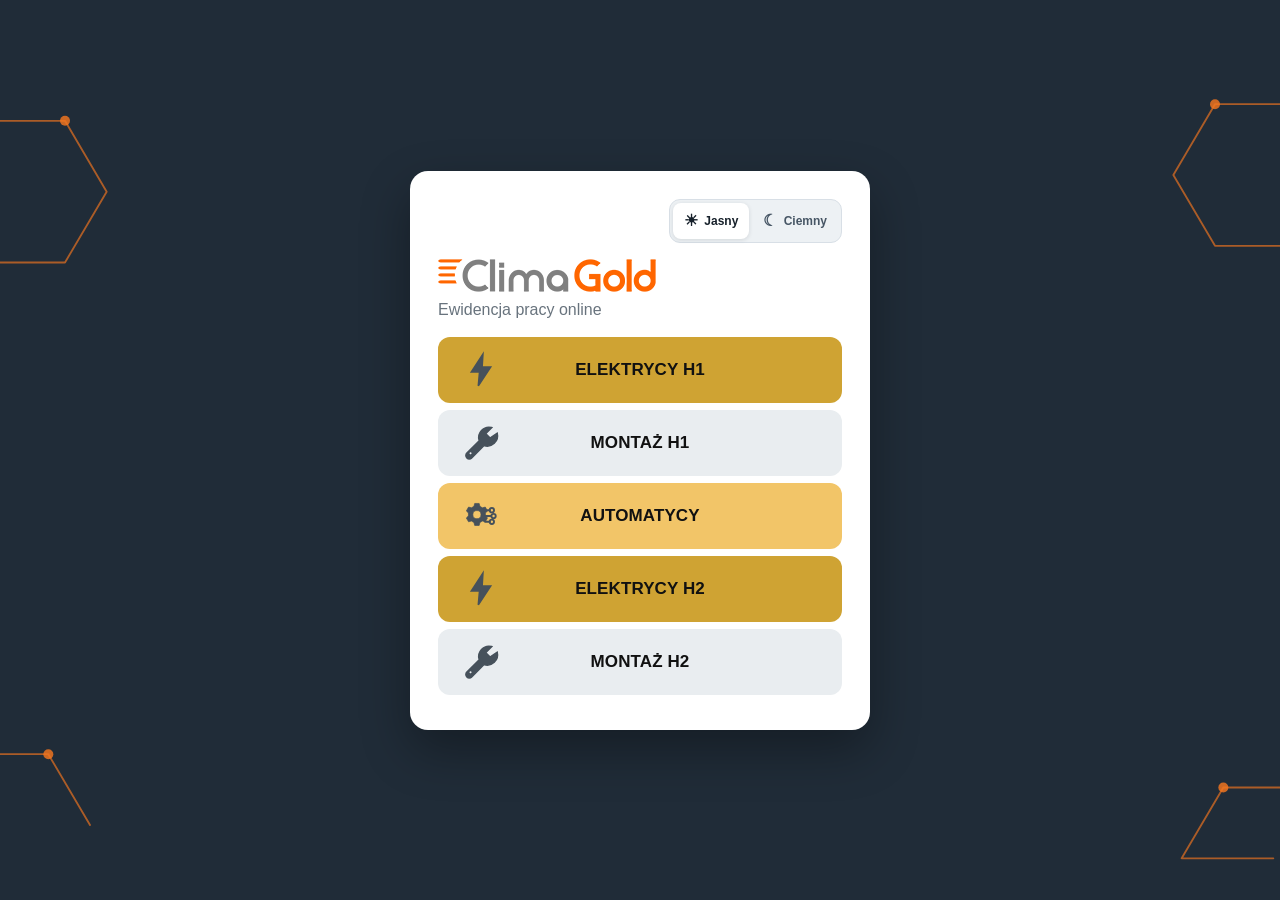
<file: index.html>
<!doctype html>
<html lang="pl">
<head>
<meta charset="utf-8">
<meta name="viewport" content="width=device-width,initial-scale=1,viewport-fit=cover">
<meta name="theme-color" content="#1d2832">
<title>Clima Gold</title>
<style>
:root{
  --bg:#1d2832;
  --card:#fff;
  --text:#17212b;
  --muted:#68737d;
  --gold:#cfa333;
  --orange:#e58a1f;
  --light:#e9edf0;
  --auto:#f2c568;
  --icon:#46515b;
}
*{box-sizing:border-box}
body{
  margin:0;
  min-height:100vh;
  min-height:100dvh;
  display:grid;
  place-items:center;
  background:var(--bg);
  font-family:Arial,sans-serif;
  padding:20px;
}
.box{
  width:min(92vw,460px);
  background:var(--card);
  color:var(--text);
  border-radius:18px;
  padding:28px;
  box-shadow:0 20px 50px #0005;
}
.brand{
  display:flex;
  align-items:center;
  gap:12px;
  font-size:30px;
  font-weight:800;
  margin-bottom:8px;
  letter-spacing:-.5px;
}
.brandmark{
  width:28px;
  flex:0 0 28px;
  display:flex;
  flex-direction:column;
  gap:4px;
}
.brandmark i{
  display:block;
  height:5px;
  background:var(--orange);
  border-radius:999px;
}
.brandmark i:nth-child(1){width:28px}
.brandmark i:nth-child(2){width:21px}
.brandmark i:nth-child(3){width:14px}
.clima{color:#72777d}
.gold{color:var(--orange)}
.muted{
  color:var(--muted);
  margin-bottom:18px;
  font-size:16px;
}
.tile{
  display:grid;
  grid-template-columns:58px 1fr 58px;
  align-items:center;
  text-decoration:none;
  border-radius:12px;
  padding:13px 14px;
  margin:7px 0;
  min-height:66px;
  color:#111;
  font-size:17px;
  font-weight:800;
  -webkit-tap-highlight-color:transparent;
}
.tile .label{
  text-align:center;
  letter-spacing:.1px;
}
.tile .icon{
  width:38px;
  height:38px;
  justify-self:center;
  color:var(--icon);
}
.tile svg{
  width:100%;
  height:100%;
  display:block;
  fill:currentColor;
  stroke:currentColor;
}
.e{background:var(--gold)}
.m{background:var(--light)}
.a{background:var(--auto)}
.spacer{width:38px;height:38px}
@media(max-width:420px){
  .box{padding:24px}
  .tile{grid-template-columns:52px 1fr 52px;font-size:16px;min-height:64px}
  .tile .icon{width:34px;height:34px}
}
</style>
<style id="climagold-brand-refresh">
body{background-color:#202c38;background-image:url("./climagold-bg.svg");background-position:center;background-repeat:no-repeat;background-size:cover;background-attachment:fixed}
.climagold-logo{display:block;width:min(100%,218px);height:auto;object-fit:contain}
.box .brand{min-height:34px}
@media(max-width:800px){body{background-attachment:scroll}}
</style>
<link rel="stylesheet" href="./climagold-theme.css?v=20261103">
<script src="./climagold-theme.js?v=20261103"></script>
</head>
<body>
<main class="box">
  <div class="brand"><img class="climagold-logo" src="./climagold-logo.svg" alt="ClimaGold"></div>

  <div class="muted">Ewidencja pracy online</div>

  <a class="tile e" href="./h1.html">
    <span class="icon" aria-hidden="true">
      <svg viewBox="0 0 24 24">
        <path d="M13.2 2 5.9 13.2h5.2L10.3 22l7.8-11.8h-5.4L13.2 2Z"/>
      </svg>
    </span>
    <span class="label">ELEKTRYCY H1</span>
    <span class="spacer"></span>
  </a>

  <a class="tile m" href="./montaz-h1.html">
    <span class="icon" aria-hidden="true">
      <svg viewBox="0 0 24 24">
        <path d="M22.2 5.8a6.5 6.5 0 0 1-8.3 7.8L6.1 21.4a2.1 2.1 0 0 1-3-3l7.8-7.8a6.5 6.5 0 0 1 7.8-8.3l-3.8 3.8 2.8 2.8 4.5-3.1ZM4.6 17.7a1.1 1.1 0 1 0 1.6 1.6 1.1 1.1 0 0 0-1.6-1.6Z"/>
      </svg>
    </span>
    <span class="label">MONTAŻ H1</span>
    <span class="spacer"></span>
  </a>

  <a class="tile a" href="./automatycy.html">
    <span class="icon" aria-hidden="true">
      <svg viewBox="0 0 56 48">
        <path d="M18.7 5.5h6.6l1.1 4.3 3.7 2.2 4.2-1.2 3.3 5.7-3.1 3.1v4.2l3.1 3.1-3.3 5.7-4.2-1.2-3.7 2.2-1.1 4.3h-6.6l-1.1-4.3-3.7-2.2-4.2 1.2-3.3-5.7 3.1-3.1v-4.2l-3.1-3.1 3.3-5.7 4.2 1.2 3.7-2.2 1.1-4.3Zm3.3 10.5a6 6 0 1 0 0 12 6 6 0 0 0 0-12Z"/>
        <path d="M34 15.5h7M34 24h9M34 32.5h7" fill="none" stroke-width="2.8" stroke-linecap="round"/>
        <circle cx="44" cy="15.5" r="3.2" fill="none" stroke-width="2.8"/>
        <circle cx="46.5" cy="24" r="3.2" fill="none" stroke-width="2.8"/>
        <circle cx="44" cy="32.5" r="3.2" fill="none" stroke-width="2.8"/>
      </svg>
    </span>
    <span class="label">AUTOMATYCY</span>
    <span class="spacer"></span>
  </a>

  <a class="tile e" href="./h2.html">
    <span class="icon" aria-hidden="true">
      <svg viewBox="0 0 24 24">
        <path d="M13.2 2 5.9 13.2h5.2L10.3 22l7.8-11.8h-5.4L13.2 2Z"/>
      </svg>
    </span>
    <span class="label">ELEKTRYCY H2</span>
    <span class="spacer"></span>
  </a>

  <a class="tile m" href="./montaz-h2.html">
    <span class="icon" aria-hidden="true">
      <svg viewBox="0 0 24 24">
        <path d="M22.2 5.8a6.5 6.5 0 0 1-8.3 7.8L6.1 21.4a2.1 2.1 0 0 1-3-3l7.8-7.8a6.5 6.5 0 0 1 7.8-8.3l-3.8 3.8 2.8 2.8 4.5-3.1ZM4.6 17.7a1.1 1.1 0 1 0 1.6 1.6 1.1 1.1 0 0 0-1.6-1.6Z"/>
      </svg>
    </span>
    <span class="label">MONTAŻ H2</span>
    <span class="spacer"></span>
  </a>
</main>
</body>
</html>
</file>
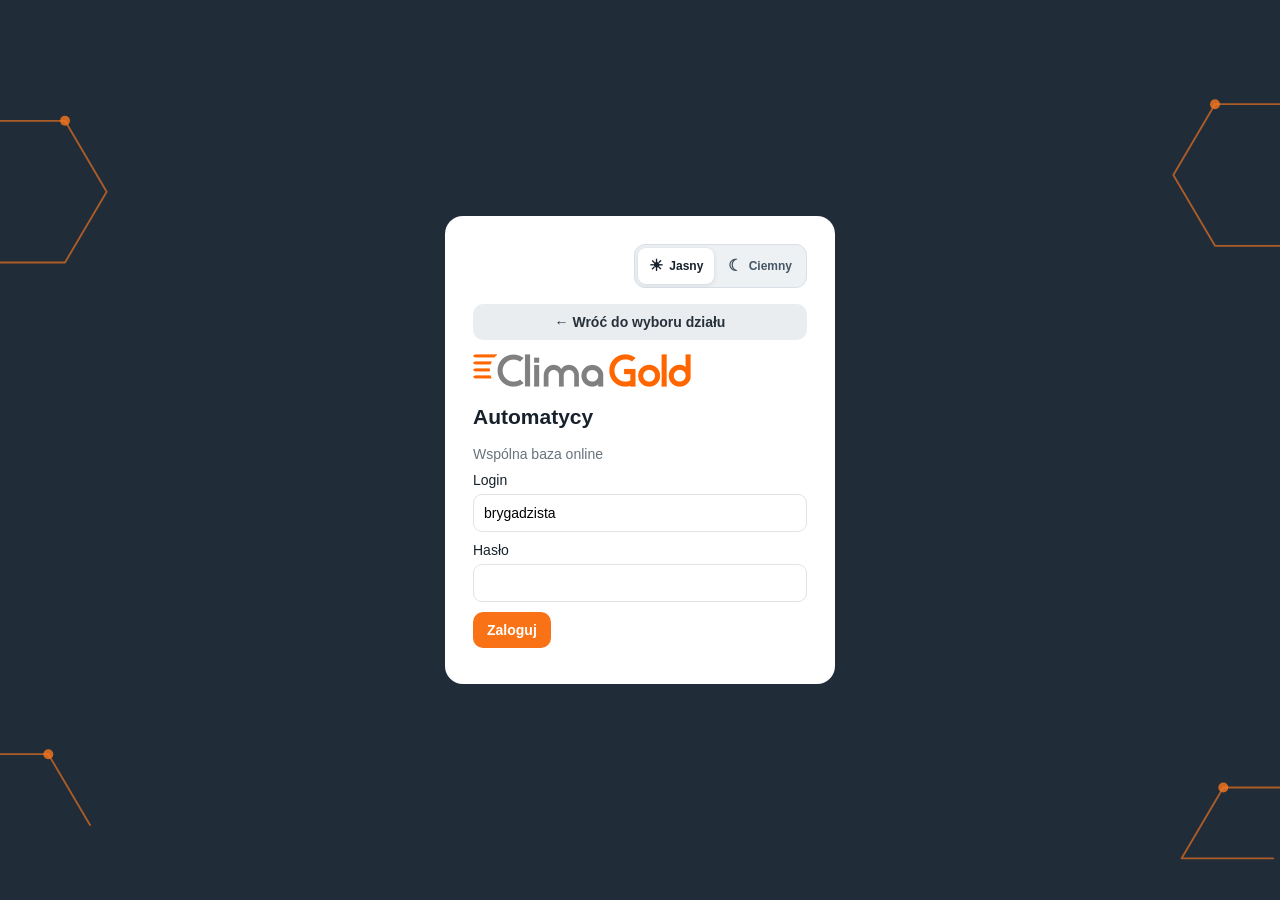
<file: automatycy.html>
<!doctype html><html lang="pl"><head><meta charset="utf-8"><meta name="viewport" content="width=device-width,initial-scale=1,viewport-fit=cover"><meta name="theme-color" content="#1d2832"><title>Clima Gold — Automatycy</title><style>
:root{--bg:#f4f6f8;--card:#fff;--ink:#17212b;--muted:#68737d;--gold:#c79b36;--dark:#1d2832;--line:#dfe4e8}*{box-sizing:border-box}body{margin:0;font:14px Arial,sans-serif;background:var(--bg);color:var(--ink)}button,input,select,textarea{font:inherit}.login{min-height:100vh;display:grid;place-items:center;background:#1d2832;padding:16px}.login .box{width:min(92vw,390px);background:white;padding:28px;border-radius:18px}.brand{display:flex;align-items:center;gap:9px;font-size:26px;font-weight:800;line-height:1;letter-spacing:-.4px}.brandmark{display:inline-flex;flex-direction:column;gap:3px;width:26px;flex:0 0 26px}.brandmark i{display:block;height:4px;background:#e58a1f;border-radius:999px}.brandmark i:nth-child(1){width:26px}.brandmark i:nth-child(2){width:20px}.brandmark i:nth-child(3){width:14px}.brandtext{display:inline-flex;align-items:baseline}.brand .clima{color:#72777d}.brand .gold{color:#e58a1f}.side .brand .clima{color:#d9dee3}.hint,.muted{color:var(--muted)}.field{display:grid;gap:6px;margin:10px 0}.field input,.field select,.field textarea{padding:10px;border:1px solid var(--line);border-radius:9px;background:white}.btn{border:0;border-radius:9px;padding:10px 14px;background:var(--gold);font-weight:700;cursor:pointer}.btn.secondary{background:#e9edf0}.btn.danger{background:#f4dddd;color:#8b2222}.app{display:none}.side{position:fixed;inset:0 auto 0 0;width:230px;background:var(--dark);color:white;padding:22px 14px;display:flex;flex-direction:column;overflow-y:auto}.side .brand{padding:0 8px 18px}.hall{display:inline-block;background:#ffe7c2;color:#6b4c09;padding:4px 8px;border-radius:99px;margin:0 8px 12px;font-weight:800}.nav button{display:block;width:100%;text-align:left;background:transparent;color:#dfe5ea;border:0;padding:12px;border-radius:8px;margin:3px 0;cursor:pointer}.nav button.active,.nav button:hover{background:#31404d;color:white}.main{margin-left:230px;padding:24px}.top{display:flex;justify-content:space-between;align-items:center;margin-bottom:20px}.cards{display:grid;grid-template-columns:repeat(4,1fr);gap:14px}.card{background:var(--card);border:1px solid var(--line);border-radius:14px;padding:16px}.kpi{font-size:27px;font-weight:800;margin-top:5px}.toolbar{display:flex;gap:8px;flex-wrap:wrap;margin:12px 0}.entryfilter.active{background:#e58a1f;color:#fff}.tablewrap{overflow:auto;background:white;border:1px solid var(--line);border-radius:12px}table{border-collapse:collapse;width:100%;min-width:950px}th,td{padding:10px;border-bottom:1px solid var(--line);text-align:left;white-space:nowrap}th{background:#f7f8f9;position:sticky;top:0}.view{display:none}.view.active{display:block}.modal{display:none;position:fixed;inset:0;background:#0008;z-index:1000;place-items:center;padding:12px}.modal.open{display:grid}.dialog{background:white;border-radius:16px;padding:20px;width:min(95vw,850px);max-height:92vh;overflow:auto}.grid{display:grid;grid-template-columns:repeat(3,1fr);gap:10px}.empgrid{display:grid;grid-template-columns:2fr 1fr;gap:8px;align-items:end}.empblock{border:1px solid var(--line);border-radius:12px;padding:12px;margin:10px 0;background:#fbfcfd}.empsystems{margin-top:8px}.empsystems .dayrow{grid-template-columns:1.4fr 1fr}.empname{font-weight:800;margin-bottom:4px}.daybox{margin:14px 0;padding:12px;border:1px solid var(--line);border-radius:12px;background:#f9fafb}.dayrow{display:grid;grid-template-columns:1.4fr 1fr;gap:10px;align-items:center;padding:7px 0;border-bottom:1px solid var(--line)}.rank{font-size:15px;padding:10px 0;border-bottom:1px solid var(--line)}.listrow{display:flex;gap:8px;margin:6px 0}.listrow input{flex:1}.tag{padding:3px 8px;border-radius:999px;background:#eee}.mark-yellow{background:#fff4b8}.mark-green{background:#dff4df}.mark-blue{background:#dcecff}.mark-red{background:#ffdede}.mark-orange{background:#ffe7c2}.mark-purple{background:#eadfff}.online{margin-top:auto;background:white;color:var(--ink);border:2px solid #f28c18;border-radius:10px;padding:9px;box-shadow:0 3px 12px #0003;font-size:12px}.online b{color:#2f7d32}.online .statusbuttons{display:flex;gap:5px;flex-wrap:wrap;margin-top:7px}.online .btn{padding:6px 7px;font-size:12px}.error{color:#a11;margin-top:8px}@media(max-width:800px){.side{position:static;width:auto;padding:12px}.side .brand{padding:0 8px 8px}.nav{display:flex;overflow:auto}.nav button{white-space:nowrap}.main{margin:0;padding:12px}.cards{grid-template-columns:1fr 1fr}.grid,.empgrid{grid-template-columns:1fr}.top{align-items:flex-start}.online{margin-top:10px;max-width:none}table{min-width:800px}}

/* v7: Akcje zawsze widoczne z lewej */
#entries .tablewrap{position:relative}
#entries table th.actioncol,
#entries table td.actioncol{
  position:sticky;
  left:0;
  z-index:4;
  min-width:145px;
  background:#fff;
  box-shadow:5px 0 8px rgba(0,0,0,.08)
}
#entries table th.actioncol{
  z-index:6;
  background:#f7f8f9
}
#entries table td.actioncol .btn{
  padding:8px 10px
}
#entries tr.mark-yellow td.actioncol{background:#fff4b8}
#entries tr.mark-green td.actioncol{background:#dff4df}
#entries tr.mark-blue td.actioncol{background:#dcecff}
#entries tr.mark-red td.actioncol{background:#ffdede}
#entries tr.mark-orange td.actioncol{background:#ffe7c2}
#entries tr.mark-purple td.actioncol{background:#eadfff}
#entries td:nth-child(5),
#entries td:nth-child(6),
#entries td:nth-child(8){
  white-space:normal;
  min-width:140px;
}
@media(max-width:800px){
  #entries table th.actioncol,
  #entries table td.actioncol{min-width:132px}
  #entries table td.actioncol .btn{padding:7px 8px;font-size:12px}
}


/* v8: cała tabela Ewidencji mieści się przy 100% */
#entries .tablewrap{
  overflow-x:hidden;
}
#entries table{
  width:100%;
  min-width:0;
  table-layout:fixed;
  font-size:12px;
}
#entries th,
#entries td{
  padding:7px 6px;
  white-space:normal;
  overflow-wrap:anywhere;
  word-break:normal;
  vertical-align:top;
}
#entries th:nth-child(1),#entries td:nth-child(1){width:13%}
#entries th:nth-child(2),#entries td:nth-child(2){width:13%}
#entries th:nth-child(3),#entries td:nth-child(3){width:9%}
#entries th:nth-child(4),#entries td:nth-child(4){width:11%}
#entries th:nth-child(5),#entries td:nth-child(5){width:18%}
#entries th:nth-child(6),#entries td:nth-child(6){width:16%}
#entries th:nth-child(7),#entries td:nth-child(7){width:8%}
#entries th:nth-child(8),#entries td:nth-child(8){width:12%}

#entries table th.actioncol,
#entries table td.actioncol{
  position:static;
  min-width:0;
  box-shadow:none;
}
#entries td.actioncol .btn{
  display:block;
  width:100%;
  margin:0 0 5px 0;
  padding:6px 4px;
  font-size:11px;
}
#entries td.actioncol .btn:last-child{margin-bottom:0}

@media(max-width:1100px){
  .side{width:205px;padding-left:10px;padding-right:10px}
  .main{margin-left:205px;padding:16px}
  #entries table{font-size:11px}
  #entries th,#entries td{padding:6px 4px}
  #entries td.actioncol .btn{font-size:10px;padding:5px 3px}
}

@media(max-width:800px){
  #entries .tablewrap{overflow-x:auto}
  #entries table{
    min-width:760px;
    font-size:11px;
  }
}


/* v10: poprawka układu na telefonie */
@media(max-width:800px){
  html,body{width:100%;max-width:100%;overflow-x:hidden}
  .side{
    position:static !important;
    inset:auto !important;
    width:100% !important;
    max-width:100% !important;
    padding:12px !important;
  }
  .main{
    margin-left:0 !important;
    width:100% !important;
    max-width:100% !important;
    padding:12px !important;
  }
  .top{
    width:100%;
    gap:10px;
    align-items:center;
  }
  .top h1{font-size:28px;margin:0}
  .toolbar{width:100%}
  #entries .toolbar input{
    width:100%;
    min-width:0 !important;
  }
  #entries .tablewrap{
    width:100%;
    max-width:100%;
    overflow-x:auto !important;
    -webkit-overflow-scrolling:touch;
  }
  #entries table{
    width:760px !important;
    min-width:760px !important;
    table-layout:fixed;
  }
  #entries table th.actioncol,
  #entries table td.actioncol{
    position:sticky !important;
    left:0 !important;
    z-index:4;
    background:#fff;
    box-shadow:4px 0 7px rgba(0,0,0,.08) !important;
  }
  #entries table th.actioncol{
    z-index:6;
    background:#f7f8f9;
  }
  #entries tr.mark-yellow td.actioncol{background:#fff4b8}
  #entries tr.mark-green td.actioncol{background:#dff4df}
  #entries tr.mark-blue td.actioncol{background:#dcecff}
  #entries tr.mark-red td.actioncol{background:#ffdede}
  #entries tr.mark-orange td.actioncol{background:#ffe7c2}
  #entries tr.mark-purple td.actioncol{background:#eadfff}
}


/* v11: wybór miesiąca w Ewidencji */
@media(max-width:800px){
  #entries .toolbar{
    display:grid;
    grid-template-columns:1fr 1fr;
    gap:8px;
  }
  #entries .toolbar #addbtn{grid-column:1 / -1}
  #entries .toolbar #entryMonth{width:100%;min-width:0}
  #entries .toolbar #search{grid-column:1 / -1;width:100%}
}


/* v12: pełne opisy nagłówków w Ocenach */
#ratings th{
  white-space:normal;
  text-align:center;
  line-height:1.2;
  vertical-align:middle;
}
#ratings td:nth-child(n+3){
  text-align:center;
}
@media(max-width:800px){
  #ratings table{min-width:980px}
  #ratings th{font-size:12px}
}


/* v13: indywidualny udział pracownika w pracy */
.participation{margin:8px 0 4px;padding:9px;border:1px dashed var(--line);border-radius:10px;background:#fff}
.partbuttons{display:flex;gap:7px;flex-wrap:wrap}
.partbuttons .btn{padding:7px 9px;font-size:12px}
.partfields{display:none;grid-template-columns:auto 1fr 1fr auto;gap:7px;align-items:center;margin-top:8px}
.partfields.open{display:grid}
.partfields input{width:100%;min-width:0;padding:7px;border:1px solid var(--line);border-radius:8px}
.partstatus{margin-top:7px;font-size:12px}
#stats .statsnote{line-height:1.45}
@media(max-width:800px){
  .partbuttons{display:grid;grid-template-columns:1fr 1fr}
  .partbuttons .btn{width:100%}
  .partfields{grid-template-columns:1fr 1fr}
  .partfields .partlabel{grid-column:1 / -1}
}


/* v14: wstrzymanie / ponowne rozpoczęcie pracy */
.pausebox{margin:8px 0 4px;padding:9px;border:1px solid var(--line);border-radius:10px;background:#f9fafb}
.pausebuttons{display:flex;gap:7px;flex-wrap:wrap;margin:7px 0}
.pausebuttons .btn{padding:7px 9px;font-size:12px}
.pauselist{display:grid;gap:7px;margin-top:8px}
.pauserow{display:grid;grid-template-columns:auto 1fr 1fr auto 1fr 1fr auto;gap:6px;align-items:center;padding:7px;border:1px solid var(--line);border-radius:9px;background:#fff}
.pauserow input{width:100%;min-width:0;padding:7px;border:1px solid var(--line);border-radius:8px}
.pausestatus{margin-top:7px;font-size:12px}
@media(max-width:800px){.pausebuttons{display:grid;grid-template-columns:1fr 1fr}.pausebuttons .btn{width:100%}.pauserow{grid-template-columns:auto 1fr 1fr}.pauserow .pause-to-label{grid-column:1}.pauserow .pause-delete{grid-column:1 / -1;width:100%}}


/* v16: szybki START / KONIEC pracy */
/* v19: automatyczne święta PL + niedziele; soboty ręcznie; ikona końca ⏹️ */
/* v20: filtr W TOKU w Ewidencji */
.quickwork{display:grid;grid-template-columns:1fr 1fr;gap:10px;margin:12px 0 16px}
.quickwork .btn{display:flex;align-items:center;justify-content:center;gap:8px;font-size:15px;padding:12px}
.quickwork .qicon{display:inline-flex;align-items:center;justify-content:center;width:24px;height:24px;flex:0 0 24px;color:#222}
.quickwork .qicon svg{display:block;width:22px;height:22px;fill:currentColor}
.quickwork .qicon.stop svg{width:23px;height:23px}
@media(max-width:800px){.quickwork{grid-template-columns:1fr 1fr}.quickwork .btn{font-size:14px;padding:11px 8px}.quickwork .qicon{width:23px;height:23px;flex-basis:23px}.quickwork .qicon svg{width:21px;height:21px}.quickwork .qicon.stop svg{width:22px;height:22px}}

/* v21: statystyki pełne prace / udziały + wykresy */
/* v22: START/KONIEC — własne SVG, identyczne na telefonie i komputerze */
/* FINAL v24: odświeżona grafika Dashboardu i nawigacji */
/* FINAL v25: górny pasek do pełnej szerokości */
/* FINAL v26: ranking wspólnym czasem centrali + soboty domyślnie wolne */
/* FINAL v27: 2 pracowników domyślnie + dodawanie do 4 + sekcje centrali dzielonej */
/* FINAL v28: pomarańczowy Dodaj pracownika + sekcja pod typem */
/* FINAL v29: sekcja przeniesiona nad nagłówek pracowników */
/* FINAL v30: do 10 pracowników + możliwość usunięcia każdego */
/* FINAL v31: sekcja centrali dzielonej ma rozmiar zwykłego pola i złote wyróżnienie */
/* FINAL v32: filtry rodzaju centrali i pracownika w Ewidencji */
/* FINAL v33: filtr pracownika w Statystykach */
/* FINAL v34: Wszystkie resetuje wszystkie filtry Ewidencji */
/* FINAL v35: planowe przerwy wg systemu pracy i grupy A/B */
/* FINAL v36: grupy A/B tylko Montaż H1 + przypisanie osób w ustawieniach */
.statscharts{display:grid;grid-template-columns:1fr 1fr;gap:14px;margin-top:14px}
.statscharts .wide{grid-column:1/-1}
.chartlegend{display:flex;gap:16px;flex-wrap:wrap;font-size:12px;color:var(--muted);margin:2px 0 12px}
.chartlegend i{display:inline-block;width:12px;height:12px;border-radius:3px;vertical-align:-2px;margin-right:4px}
.lg-full,.barseg.full{background:#e58a1f}
.lg-part,.barseg.part{background:#8a949d}
.chartbox{display:flex;flex-direction:column;gap:9px}
.chartrow{display:grid;grid-template-columns:minmax(115px,170px) 1fr auto;gap:9px;align-items:center}
.chartname{font-size:12px;font-weight:800;white-space:nowrap;overflow:hidden;text-overflow:ellipsis}
.charttrack{height:14px;background:#edf0f2;border-radius:999px;overflow:hidden;display:flex}
.barseg{height:100%;min-width:0}
.chartvalue{min-width:110px;text-align:right;font-size:12px;color:var(--muted);white-space:nowrap}
.chartempty{color:var(--muted);font-size:13px;padding:8px 0}
@media(max-width:800px){.statscharts{grid-template-columns:1fr}.statscharts .wide{grid-column:auto}.chartrow{grid-template-columns:105px 1fr}.chartvalue{grid-column:2;text-align:left;min-width:0;margin-top:-6px}}


/* TEST v23 — odświeżona grafika aplikacji */
:root{--orange:#f97316;--orange2:#e58a1f;--navy:#202c38;--softbg:#f3f5f7}
body{background:var(--softbg)}
.side{
  width:220px;
  background:linear-gradient(180deg,#202d39 0%,#263746 100%);
  padding:20px 12px;
  box-shadow:6px 0 25px rgba(20,31,42,.08)
}
.side .brand{padding:2px 8px 14px;font-size:28px}
.side .brand .clima{color:#f2f4f6}
.side .brand .gold{color:#ff7a21}
.side .hall{
  margin:0 8px 16px;
  background:#f0f2f4;
  color:#4d5862;
  border-radius:7px;
  font-size:11px;
  letter-spacing:.3px;
  padding:6px 9px
}
.nav{display:grid;gap:5px}
.nav button{
  display:flex;
  align-items:center;
  gap:11px;
  padding:12px 13px;
  margin:0;
  border-radius:10px;
  color:#eef2f5;
  font-weight:700;
  transition:.15s ease
}
.nav button:hover{background:#344757}
.nav button.active{
  background:linear-gradient(135deg,#ff7a21,#f26817);
  color:#fff;
  box-shadow:0 6px 16px rgba(242,104,23,.25)
}
.navsvg{display:inline-flex;width:22px;height:22px;flex:0 0 22px}
.navsvg svg{width:100%;height:100%;fill:currentColor}
.online{
  background:rgba(255,255,255,.07);
  border:1px solid rgba(255,255,255,.08);
  border-radius:12px;
  padding:10px;
  font-size:11px
}
.online .btn{font-size:11px;padding:7px 8px}
.main{margin-left:220px;padding:0 24px 28px;min-height:100vh}
.top{
  margin:0 -24px 22px;
  padding:16px 24px;
  background:#fff;
  border-bottom:1px solid #e8ebee;
  box-shadow:0 3px 12px rgba(29,40,50,.04);
  position:sticky;
  top:0;
  z-index:8
}
.top h1{font-size:20px;margin:0 0 2px}
.top .btn{border-radius:10px}
.card,.tablewrap,.dash-panel,.dash-kpi-card{
  box-shadow:0 6px 20px rgba(29,40,50,.055)
}
.btn{background:var(--orange);color:#fff;border-radius:10px}
.btn.secondary{background:#e9edf0;color:#26313a}
.dash-hero{display:flex;align-items:end;justify-content:space-between;gap:14px;margin-bottom:18px}
.dash-hero h2{font-size:31px;line-height:1;margin:3px 0 8px}
.dash-eyebrow{font-size:11px;font-weight:800;color:#8a949d;text-transform:uppercase;letter-spacing:.8px}
.dash-add{min-width:135px}
.dash-kpis{display:grid;grid-template-columns:repeat(4,1fr);gap:14px;margin-bottom:16px}
.dash-kpi-card{
  appearance:none;
  border:1px solid #e5e9ed;
  background:#fff;
  border-radius:15px;
  padding:15px;
  display:flex;
  align-items:center;
  gap:13px;
  text-align:left;
  cursor:pointer;
  color:#17212b;
  min-height:120px
}
.dash-kpi-card:hover{transform:translateY(-1px);border-color:#d7dde2}
.dash-kpi-icon{
  width:47px;height:47px;border-radius:50%;
  display:grid;place-items:center;flex:0 0 47px
}
.dash-kpi-icon svg{width:25px;height:25px;fill:#fff}
.dash-kpi-icon.orange{background:linear-gradient(135deg,#ff7a21,#f26817)}
.dash-kpi-icon.green{background:#46a85a}
.dash-kpi-icon.slate{background:#566575}
.dash-kpi-copy{display:flex;flex-direction:column;min-width:0}
.dash-kpi-label{font-size:11px;font-weight:800;color:#66717b;line-height:1.2;margin-bottom:2px}
.dash-kpi-copy strong{font-size:28px;line-height:1.15}
.dash-kpi-copy small{font-size:11px;color:#5575a1;margin-top:5px}
.dash-panel{
  background:#fff;border:1px solid #e4e8eb;border-radius:15px;padding:0;margin:14px 0;overflow:hidden
}
.dash-panel-head{
  display:flex;align-items:center;justify-content:space-between;gap:10px;
  padding:15px 17px;border-bottom:1px solid #edf0f2
}
.dash-panel-head>div{display:flex;align-items:center;gap:9px}
.dash-panel-head h3{margin:0;font-size:17px}
.status-dot{width:28px;height:28px;border-radius:50%;display:inline-block;position:relative}
.status-dot.ongoing{background:#ff7a21}
.status-dot.done{background:#46a85a}
.status-dot::after{content:"";position:absolute;inset:8px;border:3px solid #fff;border-radius:50%}
.status-dot.done::after{border:0;width:11px;height:6px;inset:8px 0 0 8px;border-left:3px solid #fff;border-bottom:3px solid #fff;transform:rotate(-45deg)}
.dash-link{border:0;background:transparent;color:#5575a1;font-weight:700;cursor:pointer;font-size:12px}
.dash-list{width:100%}
.dash-list-scroll{max-height:500px;overflow:auto;overscroll-behavior:contain}
.dash-entry-kpi{display:grid;grid-template-columns:auto minmax(0,1fr);grid-template-rows:auto auto;align-content:center;gap:6px 10px;cursor:default}
.dash-entry-kpi:hover{transform:none;border-color:#e4e8eb}
.dash-entry-kpi .dash-kpi-icon{grid-column:1;grid-row:1}
.dash-entry-kpi .dash-kpi-copy{grid-column:2;grid-row:1}
.dash-entry-switch{grid-column:1/-1;display:flex;align-items:center;justify-content:center;gap:4px;padding:4px;background:#f1f3f5;border-radius:10px;width:100%}
.dash-entry-toggle{border:0;background:transparent;color:#66717b;font-weight:700;font-size:12px;padding:8px 10px;border-radius:7px;cursor:pointer;white-space:nowrap;flex:1}
.dash-entry-toggle.active{background:#fff;color:#17212b;box-shadow:0 1px 4px #17212b1a}
@media(max-width:560px){.dash-entry-toggle{font-size:11px;padding:7px 6px}}
.dash-row{
  display:grid;
  grid-template-columns:minmax(120px,1fr) minmax(110px,1fr) minmax(180px,1.5fr) minmax(120px,1fr) auto;
  align-items:center;gap:10px;padding:12px 17px;border-bottom:1px solid #edf0f2
}
.dash-row:last-child{border-bottom:0}
.dash-row.head{background:#f7f8f9;color:#5f6a74;font-size:11px;font-weight:800;padding-top:10px;padding-bottom:10px}
.dash-row:not(.head):hover{background:#fbfcfd}
.dash-cell{min-width:0}
.dash-cell b{display:block;overflow:hidden;text-overflow:ellipsis;white-space:nowrap}
.dash-cell small{color:#7a858e}
.dash-open{
  border:0;background:#eef1f3;color:#33404b;font-weight:800;
  border-radius:8px;padding:8px 10px;cursor:pointer
}
.dash-empty{padding:24px;text-align:center;color:#7a858e}
.tablewrap{border-radius:14px;border-color:#e4e8eb}
th{background:#f6f8f9}
.card{border-radius:15px;border-color:#e4e8eb}
@media(max-width:1180px){
  .dash-kpis{grid-template-columns:repeat(2,1fr)}
}
@media(max-width:800px){
  body{padding-bottom:74px}
  .side{
    position:static !important;
    width:100% !important;
    padding:10px 12px !important;
    display:grid;
    grid-template-columns:1fr auto;
    align-items:center;
    gap:6px
  }
  .side .brand{padding:0 4px;font-size:24px}
  .side .hall{margin:0 4px;padding:5px 7px;grid-column:2}
  .side .online{grid-column:1 / -1;margin:4px 0 0;padding:8px}
  .nav{
    position:fixed;
    left:0;right:0;bottom:0;
    z-index:30;
    background:#fff;
    border-top:1px solid #dfe4e8;
    display:flex;
    overflow-x:auto;
    gap:0;
    padding:5px 5px calc(5px + env(safe-area-inset-bottom));
    box-shadow:0 -6px 22px rgba(20,31,42,.09)
  }
  .nav button{
    min-width:82px;
    flex:1 0 82px;
    color:#4f5a64;
    background:transparent;
    flex-direction:column;
    gap:2px;
    padding:6px 5px 5px;
    font-size:10px;
    border-radius:8px
  }
  .nav button.active{background:#fff3ea;color:#f26817;box-shadow:none}
  .navsvg{width:21px;height:21px;flex-basis:21px}
  .main{margin-left:0 !important;padding:0 12px 18px !important}
  .top{
    margin:0 -12px 15px;
    padding:10px 12px;
    position:static
  }
  .top h1{font-size:18px}
  .dash-hero{align-items:center;margin-bottom:13px}
  .dash-hero h2{font-size:27px}
  .dash-hero .muted,.dash-eyebrow{display:none}
  .dash-add{min-width:auto;padding:9px 11px}
  .dash-kpis{grid-template-columns:1fr 1fr;gap:8px;margin-bottom:10px}
  .dash-kpi-card{padding:11px;min-height:96px;gap:9px}
  .dash-kpi-icon{width:36px;height:36px;flex-basis:36px}
  .dash-kpi-icon svg{width:20px;height:20px}
  .dash-kpi-label{font-size:9px}
  .dash-kpi-copy strong{font-size:22px}
  .dash-kpi-copy small{display:none}
  .dash-panel{margin:10px 0}
  .dash-panel-head{padding:12px}
  .dash-panel-head h3{font-size:15px}
  .dash-link{font-size:11px}
  .dash-row.head{display:none}
  .dash-row{
    grid-template-columns:1fr auto;
    padding:11px 12px;
    gap:4px 10px
  }
  .dash-row .dash-cell:nth-child(2),
  .dash-row .dash-cell:nth-child(3){
    grid-column:1
  }
  .dash-row .dash-cell:nth-child(4){grid-column:2;grid-row:1 / span 2;text-align:right}
  .dash-row .dash-open{grid-column:2;grid-row:3}
}


/* FINAL v25: górny pasek zawsze do prawej krawędzi */
@media(min-width:801px){
  .top{
    width:calc(100vw - 220px);
    box-sizing:border-box;
  }
}
@media(max-width:800px){
  .top{
    width:calc(100% + 24px) !important;
    box-sizing:border-box;
  }
}


/* FINAL v26: soboty + wspólny czas centrali do rankingu */
.saturdayrow{background:#fff8ee;border-radius:9px;padding:6px 8px}
.satbadge{display:inline-block;margin-left:6px;padding:2px 6px;border-radius:999px;background:#f6c36a;color:#5b4313;font-size:10px;vertical-align:1px}


/* FINAL v27: dynamiczni pracownicy + sekcje centrali dzielonej */
.empaddbar{margin:8px 0 14px}
.empremove{margin-top:4px;font-size:12px;padding:7px 10px}
#sectionField{background:#fff8ee;border:1px solid #f1d8a4;border-radius:10px;padding:8px 10px}
#sectionsCard textarea{min-height:92px;resize:vertical}
.sectiontag{display:inline-block;padding:2px 7px;border-radius:999px;background:#fff0cf;color:#654a12;font-weight:800;font-size:11px;margin-left:5px}


/* FINAL v28: pomarańczowy Dodaj pracownika + sekcja pod typem centrali */
.empaddbar #addEmpBtn{
  background:#f97316 !important;
  color:#fff !important;
  border:0;
  box-shadow:0 4px 10px rgba(249,115,22,.18);
}
.empaddbar #addEmpBtn:hover{background:#e96512 !important}
#sectionField{
  grid-column:1 / -1;
  width:100%;
  margin-top:-2px;
}
#sectionField select{max-width:360px}
@media(max-width:800px){
  #sectionField{grid-column:1 / -1}
  #sectionField select{max-width:none}
}


/* FINAL v29: sekcja centrali dzielonej we wskazanym miejscu */
#sectionField{
  width:100%;
  margin:4px 0 12px;
  padding:0;
  background:transparent;
  border:0;
}
#sectionField label{font-weight:700}
#sectionField select{width:100%;max-width:none}


/* FINAL v31: sekcja centrali dzielonej jak zwykłe pole + złote wyróżnienie */
#sectionField{
  width:calc((100% - 20px)/3);
  margin:4px 0 12px;
  padding:10px;
  background:#fff4c7;
  border:1px solid #d9ad45;
  border-radius:10px;
  box-shadow:0 2px 8px rgba(217,173,69,.12);
}
#sectionField label{
  font-weight:700;
  color:#5d4611;
}
#sectionField select{
  width:100%;
  max-width:none;
  background:#fffdf6;
  border:1px solid #d9ad45;
}
@media(max-width:800px){
  #sectionField{
    width:100%;
  }
}


/* FINAL v32: filtry rodzaju centrali i pracownika w Ewidencji */
.entryselect{
  padding:10px;
  border:1px solid var(--line);
  border-radius:9px;
  background:#fff;
  min-width:190px;
  max-width:240px;
}
@media(max-width:800px){
  .entryselect{
    min-width:0;
    max-width:none;
    width:100%;
  }
}


/* FINAL v35: planowe przerwy + grupy A/B */
.breaksystem{border:1px solid var(--line);border-radius:10px;padding:10px;margin:10px 0;background:#fafbfc}
.breaksystem>b{display:block;margin-bottom:8px}
.breakgrid{display:grid;grid-template-columns:1fr 1fr;gap:8px}
.breakgrid .field{margin:0}
.breakgroupnote{padding:8px 10px;border:1px solid #ead39b;background:#fff8df;border-radius:9px;margin:6px 0 10px;color:#5f4a18}
@media(max-width:800px){.breakgrid{grid-template-columns:1fr}}


/* FINAL v36: grupy przerw tylko Montaż H1 */
/* FINAL v37: zegary czasu + rozwijane ustawienia przerw */
/* FINAL v38: działający ręczny refresh + czytelne opisy czasu Dashboardu */
/* FINAL v39: Ustawienia podzielone na osobne przyciski i panele */
/* FINAL v40: systemy pracy tylko dla dni faktycznego udziału pracownika */
/* FINAL v41: naprawione wyświetlanie pracowników w Ustawienia → Grupy */
/* FINAL v42: Ewidencja bez A/B w systemie + godzina startu zamiast 'w toku' */
/* FINAL v43: W TOKU pozostaje widoczne + godzina startu */
/* FINAL v44: zakończone wpisy mają widoczny status ZAKOŃCZONE */
/* FINAL v45: uproszczony opis ustawień przerw */
/* FINAL v46: Montaż H1 ma wskazówkę o przypisaniu pracowników do Grup A/B */
/* FINAL v47: wybór dzisiejszego systemu pracy na Dashboardzie */
/* FINAL v48: bez Grup A/B + status ZATRZYMANA + filtry ZATRZYMANE/ZAKOŃCZONE */
/* FINAL v49: przycisk ZAKOŃCZONE bez licznika */
/* FINAL v50: Statystyki — ranking ilości i testowy wynik ilość + czas bez norm */
/* FINAL v51: Statystyki podzielone na kategorie z osobnymi tabelami i wykresami */
/* FINAL v52: Podsumowanie / Czas / Ilość i czas — bez punktów, z ikonami i ilustracjami */
/* FINAL v53: prostszy opis Ilość i czas + zawsze widoczny Zapisz na telefonie */
/* FINAL v54: tylko aktywny przycisk Ilość/Czas jest pomarańczowy */
/* FINAL v55: statystyki Podsumowanie / Wydajność / Udziały */
/* FINAL v56: wspólne wstrzymanie/wznowienie centrali + oceny sortują się od razu */
.groupbadge{display:flex;align-items:center;min-height:39px;padding:9px 11px;border:1px solid #e6c66f;border-radius:9px;background:#fff7d8;color:#60470d;font-weight:800}
.groupassign{display:grid;grid-template-columns:minmax(180px,1fr) 130px;gap:10px;align-items:center;padding:7px 0;border-bottom:1px solid var(--line)}
.groupassign:last-child{border-bottom:0}
.groupassign select{padding:9px;border:1px solid var(--line);border-radius:9px;background:#fff}
@media(max-width:800px){.groupassign{grid-template-columns:1fr}}


/* FINAL v37: rozwijane przerwy z zegarami */
.breakaccordion{
  border:1px solid var(--line);
  border-radius:12px;
  margin:10px 0;
  background:#fff;
  overflow:hidden;
}
.breakaccordion>summary{
  list-style:none;
  cursor:pointer;
  display:flex;
  align-items:center;
  justify-content:space-between;
  gap:12px;
  padding:13px 14px;
  font-weight:800;
  background:#f7f8fa;
  user-select:none;
}
.breakaccordion>summary::-webkit-details-marker{display:none}
.breakaccordion>summary:after{
  content:"⌄";
  font-size:20px;
  line-height:1;
  transition:transform .18s ease;
}
.breakaccordion[open]>summary:after{transform:rotate(180deg)}
.breakaccordion[open]>summary{
  background:#fff7dc;
  border-bottom:1px solid #ead49b;
}
.breaksummaryleft{display:flex;align-items:center;gap:9px}
.breakclockicon{
  width:28px;height:28px;border-radius:50%;
  display:inline-flex;align-items:center;justify-content:center;
  background:#fff0bd;border:1px solid #dfba59;color:#73530a;
  font-size:16px;
}
.breakcount{font-size:12px;font-weight:700;color:var(--muted)}
.breakaccordionbody{padding:12px}
.breakgroups{display:grid;grid-template-columns:1fr 1fr;gap:12px}
.breakgroups.single{grid-template-columns:1fr}
.breakgroupbox{
  border:1px solid #e7d6a6;
  background:#fffaf0;
  border-radius:11px;
  padding:11px;
}
.breakgrouphead{
  display:flex;align-items:center;justify-content:space-between;
  gap:10px;margin-bottom:9px;font-weight:800;color:#634b12;
}
.breakrows{display:flex;flex-direction:column;gap:8px}
.breakrow{
  display:grid;
  grid-template-columns:auto minmax(105px,1fr) auto minmax(105px,1fr) auto;
  gap:7px;
  align-items:end;
  padding:8px;
  background:#fff;
  border:1px solid var(--line);
  border-radius:10px;
}
.breakrowclock{
  width:32px;height:32px;border-radius:9px;
  display:flex;align-items:center;justify-content:center;
  background:#fff3c9;color:#6b4f0a;border:1px solid #e1c26b;
  align-self:center;
}
.breaktimefield label{display:block;font-size:11px;color:var(--muted);margin:0 0 3px}
.breaktimefield input[type=time]{
  width:100%;
  min-height:38px;
  padding:7px 8px;
  border:1px solid #d9ad45;
  background:#fffdf7;
  border-radius:8px;
  font-weight:700;
}
.breakdash{align-self:center;font-weight:900;color:#8a6d1e;padding-bottom:2px}
.breakremove{
  align-self:center;
  min-width:38px;
  height:38px;
  padding:0 10px !important;
}
.addbreakbtn{
  margin-top:9px;
  background:#fff3c9 !important;
  border:1px solid #dfba59 !important;
  color:#684d0b !important;
}
@media(max-width:800px){
  .breakgroups{grid-template-columns:1fr}
  .breakrow{grid-template-columns:32px 1fr 20px 1fr 38px}
}
@media(max-width:520px){
  .breakrow{
    grid-template-columns:32px 1fr 38px;
    align-items:center;
  }
  .breakrowclock{grid-column:1}
  .breaktimefield.start{grid-column:2}
  .breakremove{grid-column:3;grid-row:1}
  .breakdash{display:none}
  .breaktimefield.end{grid-column:2;grid-row:2}
}


/* FINAL v39: Ustawienia jako czytelne menu */
.settingsmenu{
  display:grid;
  grid-template-columns:repeat(3,minmax(0,1fr));
  gap:10px;
  margin:0 0 14px;
}
.settingsmenubtn{
  appearance:none;
  border:1px solid var(--line);
  background:#fff;
  color:var(--ink);
  border-radius:13px;
  padding:12px 13px;
  display:flex;
  align-items:center;
  gap:10px;
  text-align:left;
  cursor:pointer;
  min-height:68px;
  transition:.16s ease;
  box-shadow:0 1px 3px rgba(0,0,0,.03);
}
.settingsmenubtn:hover{
  border-color:#e7b061;
  transform:translateY(-1px);
}
.settingsmenubtn.active{
  background:#fff5e8;
  border-color:#e58a1f;
  box-shadow:0 0 0 2px rgba(229,138,31,.10);
}
.settingsmenubtn b{
  display:block;
  font-size:14px;
  margin-bottom:2px;
}
.settingsmenubtn small{
  display:block;
  color:var(--muted);
  font-size:11px;
  font-weight:600;
}
.settingsicon{
  width:38px;
  height:38px;
  flex:0 0 38px;
  border-radius:10px;
  display:flex;
  align-items:center;
  justify-content:center;
  background:#f3f4f6;
  font-size:18px;
  font-weight:900;
}
.settingsmenubtn.active .settingsicon{
  background:#e58a1f;
  color:#fff;
}
.settingscontent{
  min-height:240px;
}
.settingpanel{
  display:none;
  margin:0;
}
.settingpanel.active{
  display:block;
}
.settingspanelhead{
  display:flex;
  align-items:flex-start;
  justify-content:space-between;
  gap:12px;
  margin-bottom:12px;
}
.settingspanelhead h3{
  margin:0 0 4px;
}
.settingssavebar{
  display:flex;
  justify-content:flex-end;
  padding:12px 0 2px;
}
.settingssavebtn{
  min-width:190px;
  background:#e58a1f;
}
#settings .listrow{
  background:#fafbfc;
  border:1px solid var(--line);
  border-radius:10px;
  padding:7px;
  align-items:center;
}
#settings .listrow input{
  min-width:0;
}
@media(max-width:900px){
  .settingsmenu{grid-template-columns:repeat(2,minmax(0,1fr))}
}
@media(max-width:560px){
  .settingsmenu{grid-template-columns:1fr}
  .settingsmenubtn{min-height:58px;padding:10px 11px}
  .settingspanelhead{flex-direction:column}
  .settingspanelhead .btn{width:100%}
  .settingssavebtn{width:100%}
}


/* FINAL v47: dzisiejszy system pracy */
.today-system-card{
  display:flex;
  align-items:center;
  justify-content:space-between;
  gap:18px;
  margin:0 0 14px;
  padding:14px 16px;
  background:#fff;
  border:1px solid var(--line);
  border-radius:14px;
  box-shadow:0 1px 4px rgba(0,0,0,.04);
}
.today-system-copy{min-width:0}
.today-system-title{
  font-size:15px;
  font-weight:900;
  margin-bottom:4px;
}
.today-system-help{
  color:var(--muted);
  font-size:12px;
  line-height:1.4;
}
.today-system-control{
  min-width:260px;
  display:grid;
  grid-template-columns:auto minmax(155px,1fr);
  align-items:center;
  gap:6px 9px;
}
.today-system-date{
  grid-column:1;
  font-size:12px;
  font-weight:800;
  color:var(--muted);
  white-space:nowrap;
}
#todaySystemSelect{
  grid-column:2;
  min-height:42px;
  padding:9px 34px 9px 11px;
  border:1px solid #d7dce2;
  border-radius:10px;
  background:#fff;
  font-weight:800;
}
.today-system-card.missing{
  border-color:#e2b45f;
  background:#fffaf0;
}
.today-system-card.set{
  border-color:#b9d6c3;
}
.today-system-status{
  grid-column:2;
  font-size:11px;
  font-weight:800;
  min-height:15px;
}
.today-system-card.missing .today-system-status{color:#8a5b00}
.today-system-card.set .today-system-status{color:#267447}
@media(max-width:760px){
  .today-system-card{
    align-items:stretch;
    flex-direction:column;
    gap:10px;
  }
  .today-system-control{
    min-width:0;
    width:100%;
    grid-template-columns:1fr;
  }
  .today-system-date,#todaySystemSelect,.today-system-status{grid-column:1}
  #todaySystemSelect{width:100%}
}


/* FINAL v50: dodatkowe rankingi ilość + czas bez norm */
.statscompare{
  display:grid;
  grid-template-columns:1fr 1fr;
  gap:14px;
  margin-top:14px;
}
.statscomparecard h3{margin-top:0}
.statrankrow{
  display:grid;
  grid-template-columns:auto minmax(120px,1fr) auto;
  gap:9px;
  align-items:center;
  padding:10px 0;
  border-bottom:1px solid var(--line);
}
.statrankrow:last-child{border-bottom:0}
.statrankplace{
  width:28px;height:28px;border-radius:50%;
  display:flex;align-items:center;justify-content:center;
  background:#fff3df;
  color:#9a570b;
  font-weight:900;
}
.statrankname{
  font-weight:800;
  min-width:0;
  overflow:hidden;
  text-overflow:ellipsis;
  white-space:nowrap;
}
.statrankvalue{text-align:right;white-space:nowrap;font-weight:900}
.statranksub{display:block;font-size:11px;color:var(--muted);font-weight:600;margin-top:2px}
.statssmallnote{margin-top:10px;line-height:1.4;font-size:12px}
.combinedscore{
  display:inline-block;
  min-width:58px;
  text-align:center;
  padding:5px 8px;
  border-radius:999px;
  background:#fff0d9;
  color:#8c5009;
}
@media(max-width:800px){
  .statscompare{grid-template-columns:1fr}
}


/* FINAL v51: Statystyki podzielone na kategorie */
.statstabbar{
  display:flex;
  gap:8px;
  flex-wrap:wrap;
  margin:14px 0;
}
.statstab{
  appearance:none;
  border:1px solid var(--line);
  background:#fff;
  color:var(--ink);
  border-radius:11px;
  padding:10px 16px;
  font-weight:800;
  cursor:pointer;
}
.statstab.active{
  background:#e58a1f;
  border-color:#e58a1f;
  color:#fff;
}
.statspanel{display:none}
.statspanel.active{display:block}
.statscharts.onecol{grid-template-columns:1fr}
#stats .tablewrap table{min-width:720px}
@media(max-width:650px){
  .statstabbar{
    display:grid;
    grid-template-columns:1fr 1fr;
  }
  .statstab{width:100%;padding:10px 8px}
}


/* FINAL v52: proste i czytelne kategorie statystyk */
.statstabbar{
  display:grid;
  grid-template-columns:repeat(3,minmax(0,1fr));
  gap:10px;
  margin:14px 0;
}
.statstab{
  appearance:none;
  border:1px solid var(--line);
  background:#fff;
  color:var(--ink);
  border-radius:14px;
  padding:11px 12px;
  font-weight:800;
  cursor:pointer;
  display:flex;
  align-items:center;
  gap:10px;
  text-align:left;
  min-height:68px;
  box-shadow:0 1px 3px rgba(0,0,0,.03);
  transition:.16s ease;
}
.statstab:hover{transform:translateY(-1px);border-color:#e4a650}
.statstab.active{
  background:#fff5e8;
  border-color:#e58a1f;
  box-shadow:0 0 0 2px rgba(229,138,31,.10);
}
.statstabicon{
  width:40px;height:40px;flex:0 0 40px;
  display:flex;align-items:center;justify-content:center;
  border-radius:11px;background:#f2f4f7;color:#485466;
}
.statstabicon svg{width:24px;height:24px;fill:currentColor}
.statstab.active .statstabicon{background:#e58a1f;color:#fff}
.statstab b{display:block;font-size:14px}
.statstab small{display:block;color:var(--muted);font-size:11px;margin-top:2px}
.statspanel{display:none}
.statspanel.active{display:block}

.statcategoryhero{
  min-height:138px;
  display:flex;
  align-items:center;
  justify-content:space-between;
  gap:18px;
  padding:18px 20px;
  border-radius:16px;
  background:linear-gradient(135deg,#fff8ed,#ffffff);
  border:1px solid #efd7b6;
  margin-bottom:14px;
  overflow:hidden;
}
.statcategoryhero h3{margin:2px 0 6px;font-size:19px}
.statcategoryhero p{margin:0;color:var(--muted);max-width:650px;line-height:1.45}
.statcategoryeyebrow{font-size:11px;font-weight:900;letter-spacing:.08em;color:#b7650a}
.statillustration{
  width:180px;height:110px;flex:0 0 180px;
  color:#e58a1f;
  opacity:.9;
}
.statillustration svg{width:100%;height:100%}
.statillustration rect,.statillustration circle{fill:#ffe6bf;stroke:#d77d18;stroke-width:3}
.statillustration path{stroke:#d77d18}
.statillustration.time circle{fill:#fff0d8}
.statillustration.qty rect{fill:#fff0d8}
.statillustration.qty circle{fill:#ffe0ae}

.statkpicard{display:flex;align-items:center;gap:12px}
.statkpiicon{
  width:42px;height:42px;border-radius:12px;
  background:#fff1db;color:#a75d09;
  display:flex;align-items:center;justify-content:center;
  font-size:21px;font-weight:900;
}
.statscharts.onecol{grid-template-columns:1fr}

.qtytimecontrols{
  display:flex;
  align-items:center;
  justify-content:space-between;
  gap:12px;
  margin-bottom:14px;
}
.qtytimecontrols h3{margin:0 0 3px}
.qtytimebuttons{display:flex;gap:8px;flex-wrap:wrap}
.qtysort.active{
  background:#e58a1f !important;
  border-color:#e58a1f !important;
  color:#fff !important;
}
.qtytimebest{
  display:inline-block;
  padding:4px 8px;
  border-radius:999px;
  background:#edf8f0;
  color:#28713d;
  font-size:11px;
  font-weight:900;
  margin-left:6px;
}
.statssmallnote{margin-top:10px;line-height:1.45;font-size:12px}

@media(max-width:800px){
  .statcategoryhero{min-height:0}
  .statillustration{width:130px;height:80px;flex-basis:130px}
  .qtytimecontrols{align-items:stretch;flex-direction:column}
}
@media(max-width:620px){
  .statstabbar{grid-template-columns:1fr}
  .statstab{min-height:58px}
  .statillustration{display:none}
  .statcategoryhero{padding:15px}
  .qtytimebuttons{display:grid;grid-template-columns:1fr 1fr}
  .qtytimebuttons .btn{width:100%}
}


/* FINAL v53: stały i czytelny zapis wpisu na telefonie */
.entryactions{
  display:flex;
  gap:8px;
  margin-top:14px;
}
.entryactions .btn{
  min-height:44px;
}
@media(max-width:760px){
  .dialog{
    width:min(100%,850px);
    max-height:calc(100dvh - 12px);
    padding:16px 16px 0;
    border-radius:14px;
  }
  .entryactions{
    position:sticky;
    z-index:30;
    bottom:0;
    margin:16px -16px 0;
    padding:10px 16px calc(10px + env(safe-area-inset-bottom));
    background:rgba(255,255,255,.98);
    border-top:1px solid var(--line);
    box-shadow:0 -8px 20px rgba(15,23,42,.08);
  }
  .entryactions .btn{
    flex:1 1 0;
    min-width:0;
    min-height:50px;
    font-size:16px;
    font-weight:900;
  }
  .entrysavebtn{
    background:#e58a1f !important;
    color:#fff !important;
    border-color:#e58a1f !important;
  }
}


/* FINAL v54: jednoznaczny stan przycisków Ilość i czas */
.qtysort{
  background:#fff !important;
  color:var(--ink) !important;
  border:1px solid var(--line) !important;
  box-shadow:none !important;
}
.qtysort.active{
  background:#e58a1f !important;
  color:#fff !important;
  border-color:#e58a1f !important;
  box-shadow:0 0 0 2px rgba(229,138,31,.12) !important;
}


/* FINAL v55: Podsumowanie / Wydajność / Udziały */
.statillustration.participation circle{
  fill:#fff0d8;
  stroke:#d77d18;
  stroke-width:3;
}
.statillustration.participation path{stroke:#d77d18}


/* FINAL v56: wspólne wstrzymanie centrali + dynamiczny ranking ocen */
.centralpausebox{
  margin:0 0 16px;
  padding:12px;
  border:1px solid #e3e7ea;
  border-radius:12px;
  background:#fff8ee;
}
.centralpausehead{
  display:flex;
  align-items:center;
  justify-content:space-between;
  gap:10px;
  margin-bottom:9px;
}
.centralpausehead b{font-size:14px}
#centralPauseStatus{font-size:12px;margin-top:2px}
.centralpausebuttons{
  display:grid;
  grid-template-columns:1fr 1fr;
  gap:8px;
}
.centralpause-stop{
  border-color:#d98622 !important;
  color:#8b4d08 !important;
  background:#fff0da !important;
}
.centralpause-resume{
  border-color:#cfd7dd !important;
  background:#eef2f4 !important;
}
@media(max-width:620px){
  .centralpausebuttons{grid-template-columns:1fr}
  .centralpausebuttons .btn{width:100%;min-height:46px}
}
#ratings tbody tr{
  transition:background .15s ease;
}
#ratings tbody tr:first-child td{
  background:#fff8e8;
}


/* FINAL v57: czytelny aktywny przycisk kategorii statystyk */
.statstab.active{
  color:var(--ink) !important;
  background:#fff5e8 !important;
  border-color:#e58a1f !important;
}
.statstab.active b{color:var(--ink) !important;}
.statstab.active small{color:#6b7280 !important;}
.statstab.active .statstabicon{
  background:#e58a1f !important;
  color:#fff !important;
}


/* Wyjątki systemu pracy jedynie na wybrany dzień */
.daily-exceptions{margin:0 0 16px}
.daily-exceptions-panel{margin-top:8px;padding:14px;border:1px solid var(--line);border-radius:14px;background:var(--card)}
.daily-exceptions-panel[hidden]{display:none}
.daily-exception-row{display:flex;flex-wrap:wrap;align-items:center;gap:8px;margin-top:10px}
.daily-exception-hour{display:flex;align-items:center;gap:5px;font-weight:600;font-size:13px;white-space:nowrap}.daily-exception-hour input{width:120px;min-width:0;padding:10px;border:1px solid var(--line);border-radius:9px;background:#fff}.daily-exception-row select{flex:1 1 180px;min-width:0;padding:10px;border:1px solid var(--line);border-radius:9px;background:#fff}
.daily-exception-custom{display:flex;align-items:center;flex:1 1 250px;flex-wrap:wrap;gap:9px}
.daily-exception-custom[hidden]{display:none}
.daily-exception-custom label{display:flex;align-items:center;gap:5px;font-weight:600;font-size:13px}
.daily-exception-custom input{width:112px;min-width:0;padding:9px;border:1px solid var(--line);border-radius:9px;background:#fff}
.daily-exceptions-actions{display:flex;flex-wrap:wrap;gap:8px;margin:12px 0 6px}
@media(max-width:500px){.daily-exception-row select{flex:1 1 100%}.daily-exception-row .btn{margin-left:auto}}
 .plan-toolbar label{display:grid;gap:6px}.plan-toolbar input,.plan-toolbar select,#workPlanRows select{padding:10px;border:1px solid var(--line);border-radius:9px;background:white;max-width:100%}.plan-custom{display:flex;gap:10px;margin-top:8px}.plan-custom[hidden]{display:none}.plan-custom label{display:grid;gap:5px}.plan-custom input{width:110px;padding:8px}#workPlanRows td{padding:12px}#workPlanRows select{width:100%}@media(max-width:600px){.plan-toolbar{align-items:stretch}.plan-toolbar label,.plan-toolbar button{width:100%}#workPlanRows td{padding:8px}#workPlanRows td:first-child{max-width:140px;white-space:normal}.plan-custom{flex-wrap:wrap}}
.assignment-warning{position:fixed;inset:0;background:#101820aa;z-index:10000;display:grid;place-items:center;padding:16px}.assignment-warning-box{background:#fff;color:#17212b;border-radius:14px;padding:22px;width:min(100%,480px);box-shadow:0 18px 60px #0005}.assignment-warning-box h2{font-size:20px;margin:0 0 12px}.assignment-warning-box p{line-height:1.45}.assignment-warning-box .btn{display:block;width:100%;margin-top:9px}.assignment-result-card{border:1px solid #dfe4e8;border-radius:10px;padding:11px;margin:10px 0;background:#f8fafb}.assignment-result-card p{margin:7px 0 2px}.assignment-result-card small{display:block;color:#566575;line-height:1.4;margin-top:5px}
</style><style>
#entries .entry-toolbar{display:flex;flex-wrap:wrap;align-items:center;gap:8px;margin:12px 0}
#entries .entry-actions,#entries .entry-filters{display:contents}
#entries .entry-search-row{display:flex;flex:0 1 320px;justify-content:flex-end;width:auto;min-width:240px;margin:0 0 0 auto}
#entries .entry-search-row #search{display:block;flex:1 1 auto;width:100%;max-width:320px;min-width:0;padding:10px;border:1px solid var(--line);border-radius:9px;background:#fff;margin:0}
@media(max-width:800px){
  #entries .entry-search-row{flex:1 1 100%;min-width:0;margin:0}
  #entries .entry-search-row #search{max-width:100%}
}
</style><style id="cg-entry-toolbar-layout">
#entries .entry-toolbar{
  display:grid;grid-template-columns:minmax(0,1fr) 320px;
  grid-template-areas:"actions actions" "filters search";
  align-items:end;gap:0 12px;margin:12px 0;padding:15px 18px 14px;
  background:#fff;border:1px solid #e3e8ec;border-radius:14px;
  box-shadow:0 4px 14px rgba(30,45,55,.05)
}
#entries .entry-actions{
  grid-area:actions;display:flex;align-items:center;flex-wrap:wrap;gap:8px;
  min-width:0;padding:0 0 14px;margin:0 0 13px;border-bottom:1px solid #edf0f2
}
#entries .entry-actions::before,#entries .entry-filters::before{
  content:"DZIAŁANIA";display:block;flex:0 0 100%;width:100%;
  padding-left:12px;border-left:4px solid #f97316;line-height:22px;
  color:#6d7882;font-size:11px;font-weight:800;letter-spacing:.5px
}
#entries .entry-filters{grid-area:filters;display:flex;align-items:center;flex-wrap:wrap;gap:7px;min-width:0}
#entries .entry-filters::before{content:"FILTRUJ WPISY";border-left-color:#c5cdd4}
#entries .entryfilter{min-height:48px;padding:10px 12px;border:1px solid #e5e9ec;border-radius:10px;background:#f6f7f8;color:#46525d;white-space:nowrap}
#entries .entryfilter.active{background:#fff1e8;border-color:#ffd6bd;color:#d65d14}
#entries .entryselect{width:200px;min-width:180px;max-width:200px;min-height:48px;padding:10px;border:1px solid #d9dfe4;border-radius:10px;background:#fff;box-sizing:border-box}
#entries .entry-search-row{grid-area:search;display:flex;align-items:end;justify-content:flex-end;width:auto;min-width:0;margin:0}
#entries .entry-search-row #search{display:block;flex:1 1 auto;width:100%;max-width:320px;min-width:0;min-height:48px;padding:10px 14px;border:1px solid #d9dfe4;border-radius:10px;background:#fff;margin:0}
@media(max-width:1300px) and (min-width:801px){
  #entries .entry-toolbar{grid-template-columns:minmax(0,1fr);grid-template-areas:"actions" "filters" "search";row-gap:0}
  #entries .entry-search-row{margin-top:12px}
}
@media(max-width:800px){
  #entries .entry-toolbar{grid-template-columns:minmax(0,1fr);grid-template-areas:"actions" "filters" "search";gap:0;padding:12px}
  #entries .entry-actions{gap:7px;padding-bottom:12px;margin-bottom:11px}
  #entries .entry-actions #entryMonth{width:auto!important;min-width:150px}
  #entries .entry-filters{gap:7px}
  #entries .entryfilter{flex:1 1 120px;min-height:42px;padding:9px 8px}
  #entries .entryselect{flex:1 1 100%;width:100%;min-width:0;max-width:none;min-height:44px}
  #entries .entry-search-row{width:100%;margin-top:10px}
  #entries .entry-search-row #search{max-width:none;width:100%;min-height:44px}
}
</style>
<style id="cg-entry-search-icon">
#entries .entry-search-row #search{background-image:url("data:image/svg+xml,%3Csvg xmlns=%22http://www.w3.org/2000/svg%22 width=%2220%22 height=%2220%22 viewBox=%220 0 20 20%22 fill=%22none%22 stroke=%22%2378848e%22 stroke-width=%221.8%22%3E%3Ccircle cx=%228.5%22 cy=%228.5%22 r=%225.5%22/%3E%3Cpath d=%22m13 13 4 4%22/%3E%3C/svg%3E");background-repeat:no-repeat;background-position:14px center;background-size:17px 17px;padding-left:40px!important}
</style>
<style id="climagold-brand-refresh">
/* Delikatne ozdoby i oryginalne logo ClimaGold */
body{background:#f3f5f7}
.login{background-color:#202c38;background-image:url("./climagold-bg.svg");background-position:center;background-size:cover}
.climagold-logo{display:block;width:min(100%,218px);height:auto;object-fit:contain}
.login .brand{justify-content:flex-start;min-height:34px}
.side{background:#202c38}
.side .brand{min-height:46px;align-items:center}
.side .climagold-logo{width:min(100%,194px);height:auto}
.online{color:#f2f5f7;background:rgba(255,255,255,.09);border-color:rgba(255,255,255,.18)}
.online #onlineTime{color:#e4e9ed}
.online .btn.secondary{background:#f5f7f8;color:#26313a}
@media(max-width:800px){body{background-attachment:scroll}.side{background-size:100% 100%}.side .climagold-logo{width:min(100%,194px)}}
</style>
<link rel="stylesheet" href="./climagold-theme.css?v=20261103">
<script src="./climagold-theme.js?v=20261103"></script>
<link rel="stylesheet" href="./climagold-undo.css?v=20261105"><script defer src="./climagold-undo.js?v=20261105"></script>
</head><body>
<div id="login" class="login"><div class="box"><button type="button" class="btn secondary" onclick="location.href='./index.html'" style="width:100%;margin:0 0 14px">← Wróć do wyboru działu</button><div class="brand"><img class="climagold-logo" src="./climagold-logo.svg" alt="ClimaGold"></div><h2>Automatycy</h2><div class="hint">Wspólna baza online</div><div class="field"><label>Login</label><input id="lu" value="brygadzista" autocomplete="username"></div><div class="field"><label>Hasło</label><input id="lp" type="password" autocomplete="current-password"></div><button class="btn" onclick="doLogin()">Zaloguj</button><div id="le" class="error"></div></div></div>
<div id="app" class="app"><aside class="side"><div class="brand"><img class="climagold-logo" src="./climagold-logo.svg" alt="ClimaGold"></div><span class="hall">AUTOMATYCY</span><div class="nav">
  <button class="active" data-v="dashboard"><span class="navsvg"><svg viewBox="0 0 24 24"><path d="M3 11 12 3l9 8v10h-6v-6H9v6H3V11Z"/></svg></span><span>Dashboard</span></button>
  <button data-v="workplan"><span class="navsvg"><svg viewBox="0 0 24 24" aria-hidden="true"><path d="M4 3h3V1h2v2h6V1h2v2h3a2 2 0 0 1 2 2v5h-2V8H4v12h6v2H4a2 2 0 0 1-2-2V5a2 2 0 0 1 2-2Zm0 2v1h16V5H4Z"/><circle cx="17" cy="17" r="5" fill="none" stroke="currentColor" stroke-width="2"/><path d="M17 14v3l2 1" fill="none" stroke="currentColor" stroke-width="1.8" stroke-linecap="round" stroke-linejoin="round"/></svg></span><span>Grafik pracy</span></button><button data-v="entries"><span class="navsvg"><svg viewBox="0 0 24 24"><path d="M6 2h12v3h3v17H3V5h3V2Zm2 3h8V4H8v1Zm-2 4v10h12V9H6Z"/></svg></span><span>Ewidencja</span></button>
  <button data-v="stats"><span class="navsvg"><svg viewBox="0 0 24 24"><path d="M4 20h3V10H4v10Zm6 0h4V4h-4v16Zm7 0h3V7h-3v13Z"/></svg></span><span>Statystyki</span></button>
  <button data-v="ratings"><span class="navsvg"><svg viewBox="0 0 24 24"><path d="m12 2 3 6 6.5 1-4.8 4.7 1.1 6.6L12 17.2l-5.8 3.1 1.1-6.6L2.5 9 9 8l3-6Z"/></svg></span><span>Oceny</span></button>
  <button data-v="settings"><span class="navsvg"><svg viewBox="0 0 24 24"><path d="M19.4 13a7.8 7.8 0 0 0 0-2l2-1.6-2-3.5-2.5 1a7.8 7.8 0 0 0-1.7-1L14.8 3h-4l-.4 2.9a7.8 7.8 0 0 0-1.7 1l-2.5-1-2 3.5 2 1.6a7.8 7.8 0 0 0 0 2l-2 1.6 2 3.5 2.5-1a7.8 7.8 0 0 0 1.7 1l.4 2.9h4l.4-2.9a7.8 7.8 0 0 0 1.7-1l2.5 1 2-3.5-2-1.6ZM12.8 16a4 4 0 1 1 0-8 4 4 0 0 1 0 8Z"/></svg></span><span>Ustawienia</span></button>
  <button data-v="users"><span class="navsvg"><svg viewBox="0 0 24 24"><path d="M12 12a5 5 0 1 0 0-10 5 5 0 0 0 0 10Zm-9 9c0-4.4 4-7 9-7s9 2.6 9 7H3Z"/></svg></span><span>Użytkownicy</span></button>
</div><div class="online"><div><b id="onlineState">ONLINE</b> · <span id="onlineTime">łączenie…</span></div><div class="statusbuttons"><button class="btn secondary" onclick="exportBackup()">Kopia</button><button id="restoreBtn" class="btn secondary" onclick="importBackup()">Przywróć</button><button class="btn secondary" onclick="logout()">Wyloguj</button></div></div></aside><main class="main"><div class="top"><div><h1 id="title">Dashboard</h1><span id="who" class="muted"></span></div><button id="refreshBtn" class="btn secondary" onclick="refreshData(true)">Odśwież</button></div>

<section id="dashboard" class="view active">
  <div class="dash-hero">
    <div>
      <div class="dash-eyebrow" style="margin-bottom:8px">Podgląd działu</div>
      <div class="muted">Szybki podgląd najważniejszych informacji</div>
    </div>
    <button class="btn dash-add" onclick="openEntry()">+ Dodaj wpis</button>
  </div>

  <div class="today-system-card" id="todaySystemCard">
    <div class="today-system-copy">
      <div class="today-system-title">Dzisiejszy system pracy</div>
      <div class="today-system-help">Ustaw raz na dziś — nowe wpisy wybiorą ten system automatycznie. W każdym wpisie nadal możesz go zmienić.</div>
    </div>
    <div class="today-system-control">
      <div class="today-system-date" id="todaySystemDate"></div>
      <select id="todaySystemSelect" onchange="saveTodaySystem(this.value)">
        <option value="">Wybierz system na dziś</option>
      </select>
      <div class="today-system-status" id="todaySystemStatus"></div>
    </div>
  </div>

  <div class="daily-exceptions">
    <button type="button" class="btn secondary" id="dailyExceptionsToggle" onclick="toggleDailyExceptions()">Wyjątki pracowników <span id="dailyExceptionsCount"></span></button>
    <div id="dailyExceptionsPanel" class="daily-exceptions-panel" hidden><label>Data wyjątków <input id="dailyExceptionsDate" type="date" onchange="renderDailyExceptions()"></label>
      <div class="muted">Wybierz pracownika i wpisz godziny od–do, np. 06:00–11:30. Nie musisz dodawać kolejnych systemów w ustawieniach. Możesz też wybrać Wolne / nieobecny. Pozostali pracują według systemu działu.</div>
      <div id="dailyExceptionsRows"></div>
      <div class="daily-exceptions-actions">
        <button type="button" class="btn secondary" id="addDailyExceptionBtn" onclick="addDailyExceptionRow()">+ Dodaj pracownika</button>
        <button type="button" class="btn" id="saveDailyExceptionsBtn" onclick="saveDailyExceptions()">Zapisz wyjątki</button>
      </div>
      <div class="muted" id="dailyExceptionsStatus"></div>
    </div>
  </div>

  <div class="dash-kpis">
    <button class="dash-kpi-card" onclick="dashboardShowOngoing()">
      <span class="dash-kpi-icon orange">
        <svg viewBox="0 0 24 24"><path d="M21.7 5.3a5.8 5.8 0 0 1-7.4 7L7.1 19.5a2 2 0 1 1-2.8-2.8l7.2-7.2a5.8 5.8 0 0 1 7-7.4L15.1 5.5l2.5 2.5 4.1-2.7Z"/></svg>
      </span>
      <span class="dash-kpi-copy"><span class="dash-kpi-label">W TOKU</span><strong id="dkOngoing">0</strong><small>Pokaż na dashboardzie</small></span>
    </button>

    <button class="dash-kpi-card" onclick="dashboardShowToday()">
      <span class="dash-kpi-icon green">
        <svg viewBox="0 0 24 24"><path d="M9.2 16.4 4.8 12l-2 2 6.4 6.4L21.8 7.8l-2-2L9.2 16.4Z"/></svg>
      </span>
      <span class="dash-kpi-copy"><span class="dash-kpi-label">ZAKOŃCZONE DZISIAJ</span><strong id="dkDoneToday">0</strong><small>Pokaż na dashboardzie</small></span>
    </button>

    <button class="dash-kpi-card" onclick="dashboardShowOngoing()">
      <span class="dash-kpi-icon slate">
        <svg viewBox="0 0 24 24"><path d="M16 11c1.7 0 3-1.3 3-3s-1.3-3-3-3-3 1.3-3 3 1.3 3 3 3ZM8 11c1.7 0 3-1.3 3-3S9.7 5 8 5 5 6.3 5 8s1.3 3 3 3Zm8 2c-2 0-6 1-6 3v3h12v-3c0-2-4-3-6-3ZM8 13c-2.3 0-7 1.2-7 3.5V19h7v-3c0-.8.3-1.6.9-2.3-.3-.4-.6-.7-.9-.7Z"/></svg>
      </span>
      <span class="dash-kpi-copy"><span class="dash-kpi-label">PRACOWNICY PRZY PRACY</span><strong id="dkWorkers">0</strong><small>Aktualnie przy centralach</small></span>
    </button>

    <div class="dash-kpi-card dash-entry-kpi">
      <span class="dash-kpi-icon slate" aria-hidden="true">
        <svg viewBox="0 0 24 24"><path d="M4 3h16a2 2 0 0 1 2 2v14a2 2 0 0 1-2 2H4a2 2 0 0 1-2-2V5a2 2 0 0 1 2-2Zm1 5h14V6H5v2Zm0 5h14v-2H5v2Zm0 5h9v-2H5v2Z"/></svg>
      </span>
      <span class="dash-kpi-copy"><span class="dash-kpi-label" id="dkEntryLabel">DZISIEJSZE WPISY</span><strong id="dkEntryCount">0</strong></span>
      <div class="dash-entry-switch" role="group" aria-label="Zakres wpisów na dashboardzie">
        <button type="button" class="dash-entry-toggle active" data-mode="today" onclick="setDashboardEntryMode('today')">Dzisiaj</button>
        <button type="button" class="dash-entry-toggle" data-mode="all" onclick="setDashboardEntryMode('all')">Wszystkie</button>
        <button type="button" class="dash-entry-toggle" data-mode="ongoing" onclick="setDashboardEntryMode('ongoing')">W toku</button>
        <button type="button" class="dash-entry-toggle" data-mode="doneToday" onclick="setDashboardEntryMode('doneToday')">Zakończone dziś</button>
      </div>
    </div>
  </div>

  <div class="dash-panel">
    <div class="dash-panel-head">
      <h3>Wpisy</h3>
    </div>
    <div id="dashEntryList" class="dash-list dash-list-scroll"></div>
  </div>
</section>

<section id="workplan" class="view">
 <div class="today-system-card"><div><h2>Grafik pracy</h2><div class="muted">Ustaw system dla stałych pracowników. Dodatkowi mają domyślnie Nie pracuje — ustaw im godziny tylko wtedy, gdy przyjdą pomagać. Indywidualne wyjątki pozostają przy zmianie systemu działu.</div></div></div>
 <div class="toolbar plan-toolbar"><label>Data <input id="workPlanDate" type="date" onchange="workPlanDateChanged()"></label><label>System dla stałych pracowników <select id="workPlanSystem" onchange="workPlanBaseChanged()"></select></label><button id="saveWorkPlan" class="btn" onclick="saveWorkPlan()">Zapisz grafik dnia</button></div>
 <p id="workPlanStatus" class="muted" role="status"></p>
 <div class="tablewrap"><table><thead><tr><th>Pracownik</th><th>System pracy</th></tr></thead><tbody id="workPlanRows" oninput="workPlanChanged()"></tbody></table></div>
</section>
<section id="entries" class="view"><div class="toolbar entry-toolbar"><div class="entry-actions"><button id="addbtn" class="btn" onclick="openEntry()">+ Dodaj wpis</button><button id="undoEntryChangeBtn" type="button" class="btn secondary" style="display:none" onclick="cgUndoOpen()">↶ Cofnij ostatnią zmianę</button><button id="undoEntryDeleteBtn" class="btn secondary" style="display:none" onclick="undoDeletedEntry()">↶ Cofnij usunięcie</button><input id="entryMonth" type="month" onchange="entryMonthChanged()" style="padding:10px;border:1px solid var(--line);border-radius:9px"><button id="exportEntriesXlsBtn" class="btn secondary" onclick="exportEntriesXLS()">Eksport XLS</button></div><div class="entry-filters"><button id="entryAllBtn" class="btn secondary entryfilter active" onclick="setEntryFilter('all')">Wszystkie</button><button id="entryOngoingBtn" class="btn secondary entryfilter" onclick="setEntryFilter('ongoing')">W TOKU</button><button id="entryStoppedBtn" class="btn secondary entryfilter" onclick="setEntryFilter('stopped')">ZATRZYMANE</button><button id="entryDoneBtn" class="btn secondary entryfilter" onclick="setEntryFilter('done')">ZAKOŃCZONE</button><select id="entryTypeFilter" onchange="renderEntries()" class="entryselect"><option value="">Wszystkie rodzaje central</option></select><select id="entryEmployeeFilter" onchange="renderEntries()" class="entryselect"><option value="">Wszyscy pracownicy</option></select></div><div class="entry-search-row"><input id="search" class="entry-search" placeholder="Szukaj nr, pracownika lub typu" oninput="renderEntries()"></div></div><div class="tablewrap"><table><thead><tr><th class="actioncol">Akcje</th><th>Data</th><th>Nr</th><th>Typ</th><th>Pracownicy</th><th>System</th><th>Czas</th><th>Uwagi</th></tr></thead><tbody id="et"></tbody></table></div></section>
<section id="stats" class="view">
  <div class="toolbar">
    <input id="month" type="month" onchange="renderStats()" style="padding:9px">
    <select id="statType" onchange="renderStats()" style="padding:9px"></select>
    <select id="statEmployee" onchange="renderStats()" style="padding:9px"><option value="">Wszyscy pracownicy</option></select>
    <button class="btn secondary" onclick="exportStatsCSV()">Eksport CSV</button>
    <button class="btn secondary" onclick="exportStatsXLS()">Eksport XLS</button>
  </div>

  <div class="statstabbar">
    <button class="statstab active" data-stat-tab="summary" onclick="showStatsTab('summary',this)">
      <span class="statstabicon">
        <svg viewBox="0 0 24 24" aria-hidden="true"><path d="M4 19V9h4v10H4Zm6 0V5h4v14h-4Zm6 0v-7h4v7h-4Z"/></svg>
      </span>
      <span><b>Podsumowanie</b><small>Ogólny obraz pracy</small></span>
    </button>

    <button class="statstab" data-stat-tab="performance" onclick="showStatsTab('performance',this)">
      <span class="statstabicon">
        <svg viewBox="0 0 24 24" aria-hidden="true"><path d="M3 18h4v-7H3v7Zm7 0h4V6h-4v12Zm7 0h4V3h-4v15ZM4 4l4 3 5-4 7 4v3l-7-4-5 4-4-3V4Z"/></svg>
      </span>
      <span><b>Wydajność</b><small>Ilość + średni czas</small></span>
    </button>

    <button class="statstab" data-stat-tab="participation" onclick="showStatsTab('participation',this)">
      <span class="statstabicon">
        <svg viewBox="0 0 24 24" aria-hidden="true"><path d="M8 11a4 4 0 1 0-4-4 4 4 0 0 0 4 4Zm8-2a3 3 0 1 0-3-3 3 3 0 0 0 3 3ZM2 20v-2c0-3 2.7-5 6-5s6 2 6 5v2H2Zm13 0v-2a6.6 6.6 0 0 0-1.1-3.6A6.6 6.6 0 0 1 16 14c3 0 6 1.8 6 4v2h-7Z"/></svg>
      </span>
      <span><b>Udziały</b><small>Dołączenia i wcześniejsze wyjścia</small></span>
    </button>
  </div>

  <div class="statspanel active" id="statsPanelSummary">
    <div class="statcategoryhero">
      <div>
        <div class="statcategoryeyebrow">PODSUMOWANIE</div>
        <h3>Najważniejsze dane w jednym miejscu</h3>
        <p>Szybki podgląd zakończonych central, roboczogodzin i pracy całego zespołu.</p>
      </div>
      <div class="statillustration" aria-hidden="true">
        <svg viewBox="0 0 180 110">
          <rect x="13" y="69" width="28" height="27" rx="5"/>
          <rect x="52" y="48" width="28" height="48" rx="5"/>
          <rect x="91" y="28" width="28" height="68" rx="5"/>
          <rect x="130" y="56" width="28" height="40" rx="5"/>
          <path d="M20 35c23 4 36 1 55-10 19-11 35-8 55 1 10 4 19 3 31-4" fill="none" stroke-width="6" stroke-linecap="round"/>
        </svg>
      </div>
    </div>

    <div class="cards">
      <div class="card statkpicard"><div class="statkpiicon">✓</div><div><div class="muted">Zakończone centrale</div><div id="sk1" class="kpi">0</div></div></div>
      <div class="card statkpicard"><div class="statkpiicon">◷</div><div><div class="muted">Roboczogodziny łącznie</div><div id="sk2" class="kpi">0:00</div></div></div>
    </div>

    <div class="statscharts onecol">
      <div class="card">
        <h3>Czas pełnych prac / udziałów</h3>
        <div class="chartlegend"><span><i class="lg-full"></i> Czas pełnych</span><span><i class="lg-part"></i> Czas udziałów</span></div>
        <div id="chartTimeMix" class="chartbox"></div>
      </div>
    </div>

    <div class="tablewrap" style="margin-top:14px">
      <table>
        <thead><tr><th>Pracownik</th><th>Wszystkie prace</th><th>Pełne</th><th>Udziały</th><th>Czas łącznie</th></tr></thead>
        <tbody id="stOverview"></tbody>
      </table>
    </div>
  </div>

  <div class="statspanel" id="statsPanelPerformance">
    <div class="statcategoryhero">
      <div>
        <div class="statcategoryeyebrow">WYDAJNOŚĆ</div>
        <h3>Ile zrobił i jaki miał średni czas</h3>
        <p>Jedna tabela pokazuje liczbę pełnych sztuk oraz średni czas wykonania.</p>
      </div>
      <div class="statillustration qty" aria-hidden="true">
        <svg viewBox="0 0 180 110">
          <rect x="20" y="28" width="48" height="32" rx="6"/>
          <rect x="20" y="68" width="48" height="25" rx="6"/>
          <rect x="76" y="28" width="38" height="65" rx="6"/>
          <circle cx="139" cy="63" r="29"/>
          <path d="M139 47v18l12 8" fill="none" stroke-width="6" stroke-linecap="round"/>
        </svg>
      </div>
    </div>

    <div class="card qtytimecontrols">
      <div>
        <h3>Ustaw kolejność</h3>
        <div class="muted">Wybierz tylko, po czym tabela ma być posortowana.</div>
      </div>
      <div class="qtytimebuttons">
        <button id="qtySortBtn" class="btn secondary qtysort active" onclick="setQtyTimeSort('qty')">Najwięcej sztuk</button>
        <button id="timeSortBtn" class="btn secondary qtysort" onclick="setQtyTimeSort('time')">Najlepszy czas</button>
      </div>
    </div>

    <div class="card statsnote">
      <h3 id="qtyTimeRankTitle">Top 3 — najwięcej pełnych sztuk</h3>
      <div id="rankQtyTime"></div>
      <div id="rankQtyTimeNote" class="muted statssmallnote"></div>
    </div>

    <div class="statscharts onecol">
      <div class="card">
        <h3 id="qtyTimeChartTitle">Liczba pełnych sztuk</h3>
        <div id="chartQtyTime" class="chartbox"></div>
      </div>
    </div>

    <div class="tablewrap" style="margin-top:14px">
      <table>
        <thead><tr><th>Miejsce</th><th>Pracownik</th><th>Pełne sztuki</th><th>Średni czas</th><th title="Suma (czas × waga) / suma wag; waga = 1 / liczba pracujących osób">Średni czas ważony</th><th>Wszystkie prace</th></tr></thead>
        <tbody id="stQtyTime"></tbody>
      </table>
    </div>
    <p class="muted statssmallnote">Średni czas ważony = suma (czas pracownika × waga) / suma wag. Waga: 1 / liczba osób z dodatnim czasem przy centrali, także pomagających i dodatkowych. Tylko pełne prace przy zakończonych centralach; udziały częściowe i zerowy czas nie wchodzą do średniej. Przykład: 5 h samemu i 10 h w parze = 6 h 40 min. Miejsca i wykresy nadal według dotychczasowej średniej lub liczby sztuk.</p>
  </div>

  <div class="statspanel" id="statsPanelParticipation">
    <div class="statcategoryhero">
      <div>
        <div class="statcategoryeyebrow">UDZIAŁY</div>
        <h3>Prace częściowe i zmiany w zespole</h3>
        <p>Tu widać, kto dołączał później, kończył wcześniej i ile czasu przepracował jako udział w centrali.</p>
      </div>
      <div class="statillustration participation" aria-hidden="true">
        <svg viewBox="0 0 180 110">
          <circle cx="55" cy="38" r="16"/>
          <circle cx="118" cy="35" r="13"/>
          <path d="M25 91c0-23 14-37 30-37s30 14 30 37" fill="none" stroke-width="7" stroke-linecap="round"/>
          <path d="M95 88c0-18 10-29 23-29s25 11 25 29" fill="none" stroke-width="7" stroke-linecap="round"/>
          <path d="M77 50h25" fill="none" stroke-width="6" stroke-linecap="round"/>
        </svg>
      </div>
    </div>

    <div class="cards">
      <div class="card statkpicard"><div class="statkpiicon">↳</div><div><div class="muted">Łączna liczba udziałów</div><div id="sp1" class="kpi">0</div></div></div>
      <div class="card statkpicard"><div class="statkpiicon">◷</div><div><div class="muted">Czas udziałów</div><div id="sp2" class="kpi">0:00</div></div></div>
    </div>

    <div class="statscharts onecol">
      <div class="card">
        <h3>Udziały według pracownika</h3>
        <div id="chartParticipation" class="chartbox"></div>
      </div>
    </div>

    <div class="tablewrap" style="margin-top:14px">
      <table>
        <thead><tr><th>Pracownik</th><th>Udziały</th><th>Dołączył później</th><th>Zakończył wcześniej</th><th>Czas udziałów</th></tr></thead>
        <tbody id="stParticipation"></tbody>
      </table>
    </div>
  </div>
</section>
<section id="ratings" class="view"><div class="card"><div style="display:flex;justify-content:space-between;gap:10px;align-items:center;flex-wrap:wrap"><div><h3 style="margin:0">Ocena kompetencji</h3><div class="muted">„-” = ocena nieustalona</div></div><button id="saveratings" class="btn" onclick="saveRatings()">Zapisz oceny</button></div></div><div class="tablewrap" style="margin-top:14px"><table><thead><tr><th>Miejsce</th><th>Pracownik</th><th>Wiedza i kompetencje</th><th>Wydajność<br>(szybkość pracy)</th><th>Dokładność<br>(bezbłędność)</th><th>Jakość pracy<br>(estetyka)</th><th>Wynik</th></tr></thead><tbody id="rt"></tbody></table></div></section>
<section id="settings" class="view">
  <div class="settingsmenu">
    <button class="settingsmenubtn active" data-settings-panel="employeesPanel" onclick="showSettingsPanel('employeesPanel',this)"><span class="settingsicon">👥</span><span><b>Pracownicy</b><small>Lista pracowników</small></span></button>
    <button class="settingsmenubtn" data-settings-panel="additionalEmployeesPanel" onclick="showSettingsPanel('additionalEmployeesPanel',this)"><span class="settingsicon">👤</span><span><b>Pracownicy dodatkowi</b><small>Serwis / pomoc</small></span></button>
    <button class="settingsmenubtn" data-settings-panel="typesPanel" onclick="showSettingsPanel('typesPanel',this)"><span class="settingsicon">▣</span><span><b>Typy urządzeń</b><small>Rodzaje central</small></span></button>
    <button class="settingsmenubtn" data-settings-panel="systemsPanel" onclick="showSettingsPanel('systemsPanel',this)"><span class="settingsicon">🕒</span><span><b>Systemy pracy</b><small>Godziny zmian</small></span></button>
    <button class="settingsmenubtn" data-settings-panel="breaksPanel" onclick="showSettingsPanel('breaksPanel',this)"><span class="settingsicon">⏸</span><span><b>Przerwy</b><small>Godziny przerw</small></span></button>
    <button id="groupsMenuBtn" class="settingsmenubtn" data-settings-panel="groupsPanel" onclick="showSettingsPanel('groupsPanel',this)" style="display:none"><span class="settingsicon">A/B</span><span><b>Grupy</b><small>Przypisanie A / B</small></span></button>
    <button id="sectionsMenuBtn" class="settingsmenubtn" data-settings-panel="sectionsPanel" onclick="showSettingsPanel('sectionsPanel',this)" style="display:none"><span class="settingsicon">S</span><span><b>Sekcje</b><small>Centrala dzielona</small></span></button>
  </div>

  <div class="settingscontent">
    <div class="card settingpanel active" id="employeesPanel">
      <div class="settingspanelhead"><div><h3>Pracownicy</h3><div class="muted">Dodawaj, usuwaj i ustawiaj kolejność pracowników.</div></div><button class="btn" onclick="addSetting('employees')">+ Dodaj pracownika</button></div>
      <div id="employees"></div>
    </div>

    <div class="card settingpanel" id="additionalEmployeesPanel">
      <div class="settingspanelhead"><div><h3>Pracownicy dodatkowi</h3><div class="muted">Każdy dział ma osobną listę. Godziny dodatkowych osób liczą się do czasu centrali, bez rankingu i ocen.</div></div></div>
      <div id="additionalEmployeesList"></div>
      <div class="field"><label>Imię i nazwisko (np. pracownik serwisu)</label><input id="newAdditionalEmployee" placeholder="Wpisz imię i nazwisko"></div>
      <button type="button" class="btn" onclick="addExtraWorker()">+ Dodaj pracownika dodatkowego</button>
    </div>
    <div class="card settingpanel" id="typesPanel">
      <div class="settingspanelhead"><div><h3>Typy urządzeń</h3><div class="muted">Lista rodzajów central dostępnych przy dodawaniu wpisu.</div></div><button class="btn" onclick="addSetting('types')">+ Dodaj typ</button></div>
      <div id="types"></div>
    </div>

    <div class="card settingpanel" id="systemsPanel">
      <div class="settingspanelhead"><div><h3>Systemy pracy</h3><div class="muted">Dodaj systemy, np. 06:00–14:00 albo 06:00–16:00.</div></div><button class="btn" onclick="addSetting('systems')">+ Dodaj system</button></div>
      <div id="systems"></div>
    </div>

    <div class="card settingpanel" id="breaksPanel">
      <div class="settingspanelhead"><div><h3>Planowe przerwy pracowników</h3><div class="muted">Rozwiń system pracy i wybierz godziny przerwy z pól zegara. Możesz dodać kolejne przerwy.</div></div></div>
      <div id="systemBreakSettings"></div>
    </div>

    <div class="card settingpanel" id="groupsPanel">
      <div class="settingspanelhead"><div><h3>Przypisanie pracowników do grup</h3><div class="muted">Montaż H1: przypisz każdego pracownika do Grupy A albo Grupy B. Przy dodawaniu wpisu grupa będzie wybierana automatycznie.</div></div></div>
      <div id="employeeBreakGroupSettings"></div>
    </div>

    <div class="card settingpanel" id="sectionsPanel">
      <div class="settingspanelhead"><div><h3>Sekcje centrali dzielonej</h3><div class="muted">Ustaw listę sekcji dostępnych po wybraniu „Centrala dzielona”.</div></div></div>
      <div class="field"><label>Lista sekcji</label><textarea id="sectionsText" placeholder="S1, S2, S3, S4"></textarea></div>
      <div class="muted">Oddziel sekcje przecinkami.</div>
    </div>
  </div>

  <div class="settingssavebar"><button class="btn settingssavebtn" onclick="saveSettings()">Zapisz ustawienia</button></div>
</section>
<section id="users" class="view"><div class="card"><h3>Nowe konto</h3><div class="grid"><div class="field"><label>Login</label><input id="nu"></div><div class="field"><label>Hasło</label><input id="np" type="password"></div><div class="field"><label>Rola</label><select id="nr"><option value="supervisor">Przełożony</option><option value="viewer">Tylko podgląd</option><option value="admin">Administrator</option></select></div></div><button class="btn" onclick="addUser()">Dodaj konto</button></div><div class="card" style="margin-top:14px"><div id="ul"></div></div></section>
</main></div>
<div id="modal" class="modal"><div class="dialog"><h2>Wpis ewidencji</h2><input id="eid" type="hidden"><div class="quickwork"><button type="button" class="btn" onclick="quickStartWork()"><span class="qicon play" aria-hidden="true"><svg viewBox="0 0 24 24"><path d="M8 5.2v13.6c0 .9 1 1.4 1.7.9l9.6-6.8c.7-.5.7-1.5 0-2L9.7 4.1C9 3.6 8 4.1 8 5.2Z"/></svg></span><span>START PRACY</span></button><button type="button" class="btn secondary" onclick="quickEndWork()"><span class="qicon stop" aria-hidden="true"><svg viewBox="0 0 24 24"><rect x="5" y="5" width="14" height="14" rx="1.8"/></svg></span><span>KONIEC PRACY</span></button></div><div class="centralpausebox">
  <div class="centralpausehead">
    <div>
      <b>Wstrzymanie całej centrali</b>
      <div id="centralPauseStatus" class="muted">Centrala pracuje.</div>
    </div>
  </div>
  <div class="centralpausebuttons">
    <button type="button" class="btn secondary centralpause-stop" onclick="pauseAllWork()">Wstrzymaj centralę — wszyscy</button>
    <button type="button" class="btn secondary centralpause-resume" onclick="resumeAllWork()">Wznów centralę — wszyscy</button>
  </div>
</div><div class="grid"><div class="field"><label>Nr / oznaczenie</label><input id="no"></div><div class="field"><label>Data rozpoczęcia</label><input id="sd" type="date"></div><div class="field"><label>Data zakończenia</label><input id="ed" type="date"></div><div class="field"><label>Typ urządzenia</label><select id="dt" onchange="updateSectionVisibility()"></select></div><div class="field"><label>Godzina rozpoczęcia</label><input id="stt" type="time"></div><div class="field"><label>Godzina zakończenia</label><input id="ett" type="time"></div></div><div class="field" id="sectionField" style="display:none"><label>Sekcja centrali dzielonej</label><select id="section"></select></div><h3>Pracownicy, system pracy i korekty czasu</h3><div class="muted">Każdy pracownik ma własny system pracy na każdy dzień wpisu.</div><div id="empsel"></div><div class="toolbar empaddbar"><button id="addEmpBtn" type="button" class="btn" onclick="addEmployeeBlock()">+ Dodaj pracownika</button></div><div class="grid"><div class="field"><label>Kolor</label><select id="markcolor"><option value="">Bez koloru</option><option value="yellow">Żółty</option><option value="green">Zielony</option><option value="blue">Niebieski</option><option value="red">Czerwony</option><option value="orange">Pomarańczowy</option><option value="purple">Fioletowy</option></select></div><div class="field" style="grid-column:span 2"><label>Uwagi</label><textarea id="notes"></textarea></div></div><div class="entryactions"><button class="btn entrysavebtn" onclick="saveEntry()">Zapisz</button><button class="btn secondary entrycancelbtn" onclick="closeEntry()">Anuluj</button></div></div></div>
<script>

var HALL='AUTO',D=null,ME=null,TOKEN_KEY='cg_'+HALL+'_token',DEFAULT_EMP=HALL==='AUTO'?1:2,MAX_EMP=10,SECTION_PREFIX='__CG_SECTION__:';
function $(x){return document.getElementById(x)}
function esc(s){return String(s==null?'':s).replace(/[&<>"']/g,function(m){return{'&':'&amp;','<':'&lt;','>':'&gt;','"':'&quot;',"'":'&#39;'}[m]})}
function hallName(){return HALL==='AUTO'?'Automatycy':HALL==='M1'?'Montaż H1':HALL==='M2'?'Montaż H2':HALL==='H1'?'Elektrycy H1':HALL==='H2'?'Elektrycy H2':HALL}


/* CG: pracownicy dodatkowi - osobna lista kazdego dzialu. */
function extraWorkers(){return (D&&D.settings&&Array.isArray(D.settings.additional_employees)?D.settings.additional_employees:[])}
function allWorkers(){return (D.settings.employees||[]).concat(extraWorkers().filter(function(n){return (D.settings.employees||[]).indexOf(n)<0}))}
function workerSelectOptions(value){
  var normal=opts(D.settings.employees,value);
  var extra=extraWorkers().filter(function(n){return (D.settings.employees||[]).indexOf(n)<0});
  if(value&&(D.settings.employees||[]).indexOf(value)<0&&extra.indexOf(value)<0)extra.unshift(value);
  return normal+extra.map(function(n){return '<option value="'+esc(n)+'"'+(n===value?' selected':'')+'>'+esc(n)+' (DODATKOWY)</option>'}).join('')
}
function entryExtraNames(entry){return Array.isArray(entry.additional_employees)?entry.additional_employees:[]}
function workerIsExtraInEntry(entry,name){return entryExtraNames(entry).indexOf(name)>=0}
function renderExtraWorkers(){
  var box=$('additionalEmployeesList');if(!box||!D)return;
  box.innerHTML=extraWorkers().map(function(n,i){return '<div class="listrow"><b>'+esc(n)+'</b><button class="btn danger" type="button" onclick="deleteExtraWorker('+i+')">Usuń z listy</button></div>'}).join('')||'<div class="muted">Nie dodano pracowników dodatkowych.</div>';
}
async function saveExtraWorkers(next){
  try{await api('/api/additional-employees',{method:'POST',body:JSON.stringify({employees:next})});
    D=await api('/api/data');renderAll();
  }catch(e){alert('Nie udało się zapisać pracownika dodatkowego: '+e.message)}
}
function addExtraWorker(){
  var input=$('newAdditionalEmployee'),name=String(input&&input.value||'').trim();if(!name)return;
  if(allWorkers().some(function(n){return n.toLocaleLowerCase('pl')===name.toLocaleLowerCase('pl')})){alert('Taki pracownik już znajduje się na liście.');return}
  saveExtraWorkers(extraWorkers().concat([name]));if(input)input.value='';
}
function deleteExtraWorker(i){var a=extraWorkers().slice(),name=a[i];if(!name)return;
  if(!confirm('Usunąć '+name+' z listy wyboru? Stare wpisy ewidencji pozostaną bez zmian.'))return;
  a.splice(i,1);saveExtraWorkers(a)
}
function setupExtraPermissions(){
  if(!ME||ME.role!=='supervisor')return;
  document.querySelectorAll('.settingsmenubtn').forEach(function(b){if(b.dataset.settingsPanel!=='additionalEmployeesPanel')b.style.display='none'});
  document.querySelectorAll('.settingssavebar').forEach(function(b){b.style.display='none'});
  SETTINGS_PANEL='additionalEmployeesPanel';showSettingsPanel(SETTINGS_PANEL)
}

function isMontazHall(){return HALL==='M1'||HALL==='M2'}
function isSplitDeviceType(v){return String(v||'').trim().toLowerCase()==='centrala dzielona'}
function storedSections(){
  return (D&&D.settings&&Array.isArray(D.settings.types)?D.settings.types:[])
    .filter(function(x){return String(x).indexOf(SECTION_PREFIX)===0})
    .map(function(x){return String(x).slice(SECTION_PREFIX.length).trim()})
    .filter(Boolean)
}
function getSections(){
  var s=storedSections();
  return s.length?s:['S1','S2','S3','S4','S5','S6','S7','S8']
}
function entryDeviceTypeOptions(selected){
  selected=String(selected==null?'':selected);
  var types=visibleDeviceTypes().slice();
  // Keep the exact stored value even if settings were renamed, removed or not saved.
  if(selected&&types.indexOf(selected)<0)types.push(selected);
  return '<option value=""></option>'+types.map(function(t){
    return '<option value="'+esc(t)+'"'+(t===selected?' selected':'')+'>'+esc(t)+'</option>';
  }).join('');
}

function visibleDeviceTypes(){
  var a=(D&&D.settings&&Array.isArray(D.settings.types)?D.settings.types:[])
    .filter(function(x){return String(x).indexOf(SECTION_PREFIX)!==0})
    .map(function(x){return String(x).trim()})
    .filter(Boolean);
  if(isMontazHall()&&!a.some(isSplitDeviceType))a.push('Centrala dzielona');
  return a
}
function parseSectionsText(v){
  var seen={};
  return String(v||'').split(/[,;\n]+/).map(function(x){return x.trim()}).filter(function(x){
    var k=x.toLowerCase();if(!x||seen[k])return false;seen[k]=1;return true
  })
}
function syncSectionsIntoTypes(){
  if(!isMontazHall()||!$('sectionsText'))return;
  var visible=(D.settings.types||[]).filter(function(x){return String(x).indexOf(SECTION_PREFIX)!==0});
  if(!visible.some(isSplitDeviceType))visible.push('Centrala dzielona');
  var sections=parseSectionsText($('sectionsText').value);
  if(!sections.length)sections=['S1','S2','S3','S4','S5','S6','S7','S8'];
  D.settings.types=visible.concat(sections.map(function(x){return SECTION_PREFIX+x}))
}
function sectionFromNotes(v){
  var m=String(v||'').match(/\[\[CG_SECTION:([^\]]+)\]\]/);
  return m?m[1].trim():''
}
function notesWithoutSection(v){
  return String(v||'').replace(/\[\[CG_SECTION:[^\]]+\]\]\s*/g,'').trim()
}
function notesWithSection(v,section){
  var clean=notesWithoutSection(v),s=String(section||'').trim();
  return s?'[[CG_SECTION:'+s+']]'+(clean?'\n'+clean:''):clean
}
function entryDeviceLabel(e){
  var s=sectionFromNotes(e&&e.notes);
  return String((e&&e.device_type)||'')+(s?' · '+s:'')
}
function updateSectionVisibility(value){
  var f=$('sectionField'),sel=$('section');if(!f||!sel)return;
  var show=isMontazHall()&&isSplitDeviceType($('dt').value);
  f.style.display=show?'grid':'none';
  if(show){
    var keep=value!==undefined?value:sel.value;
    sel.innerHTML=opts(getSections(),keep||'');
  }else sel.value=''
}
function employeeBlockHtml(i,e,cs){
  e=e||{employees:[]};cs=cs||[];
  var lab=MAX_EMP===1?'Pracownik':'Pracownik '+(i+1);
  var remove='<button type="button" class="btn danger empremove" onclick="removeEmployeeBlock(this)">Usuń tego pracownika</button>';
  var groupUi=hasBreakGroups()?'<div class="field"><label>Grupa przerw</label><div class="groupbadge">Grupa A</div></div>':'';
  return'<div class="empblock" data-slot="'+i+'"><div class="empgrid"><div class="field"><label>'+lab+'</label><select class="emp" onchange="employeeChanged(this)">'+workerSelectOptions((e.employees||[])[i]||'')+'</select></div>'+groupUi+'<input class="breakgroup" type="hidden" value="A"><input class="corr" type="hidden" value="'+(cs[i]||0)+'"></div><div class="participation"><div class="partbuttons"><button type="button" class="btn secondary" onclick="toggleParticipation(this,\'from\')">Dołącza do pracy</button><button type="button" class="btn secondary" onclick="toggleParticipation(this,\'to\')">Kończy pracę</button><button type="button" class="btn secondary" onclick="rejoinEmployee(this)">↩ Ponownie dołącza</button></div><div class="partfields frompart"><b class="partlabel">Dołącza</b><input class="pfromd" type="date" onchange="participationChanged(this)"><input class="pfromt" type="time" onchange="updatePartStatus(this.closest(\'.empblock\'))"><button type="button" class="btn secondary" onclick="clearParticipation(this,\'from\')">Usuń</button></div><div class="partfields topart"><b class="partlabel">Kończy</b><input class="ptod" type="date" onchange="participationChanged(this)"><input class="ptot" type="time" onchange="updatePartStatus(this.closest(\'.empblock\'))"><button type="button" class="btn secondary" onclick="clearParticipation(this,\'to\')">Usuń</button></div><div class="muted partstatus">Bez zmian = pracuje od początku do końca.</div></div><div class="breakgroupnote">Planowe przerwy</div><div class="pausebox"><div class="empname">Dodatkowe przerwy / wstrzymania</div><div class="pausebuttons"><button type="button" class="btn secondary" onclick="pauseWork(this)">Wstrzymał pracę</button><button type="button" class="btn secondary" onclick="resumeWork(this)">Rozpoczął pracę</button><button type="button" class="btn secondary" onclick="finishWorkAtPause(this)">Kończy pracę od wstrzymania</button></div><div class="pauselist"></div><div class="muted pausestatus">Brak przerw.</div></div><div class="empname">System pracy tego pracownika</div><div class="muted" style="margin-bottom:6px">Pokazywane są tylko dni, w których ten pracownik uczestniczy w pracy przy centrali.</div><div class="empsystems"></div>'+remove+'</div>'
}
function renumberEmployeeBlocks(){
  [].slice.call(document.querySelectorAll('.empblock')).forEach(function(block,i){
    block.dataset.slot=i;
    var lab=block.querySelector('.empgrid label');
    if(lab)lab.textContent=MAX_EMP===1?'Pracownik':'Pracownik '+(i+1);
    var rm=block.querySelector('.empremove');
    if(rm)rm.style.display='inline-block'
  });
  updateAddEmployeeButton()
}
function updateAddEmployeeButton(){
  var b=$('addEmpBtn');if(!b)return;
  var n=document.querySelectorAll('.empblock').length;
  b.style.display=n<MAX_EMP?'inline-block':'none'
}
function addEmployeeBlock(){
  var n=document.querySelectorAll('.empblock').length;if(n>=MAX_EMP)return;
  $('empsel').insertAdjacentHTML('beforeend',employeeBlockHtml(n,{employees:[]},[]));
  var block=$('empsel').lastElementChild;
  renderEmpDayBox(block,[]);
  setBlockBreakGroup(block,assignedBreakGroup((block.querySelector('.emp')||{}).value||''));
  renderPauseControls(block,[]);
  updatePartStatus(block);
  renumberEmployeeBlocks()
}
function removeEmployeeBlock(btn){
  var block=btn.closest('.empblock');if(block)block.remove();
  renumberEmployeeBlocks();updateCentralPauseStatus()
}


function hasBreakGroups(){return false}
function ensureBreakSettings(){
  D.settings.break_groups=hasBreakGroups()?['A','B']:['A'];
  if(!D.settings.system_breaks||typeof D.settings.system_breaks!=='object'||Array.isArray(D.settings.system_breaks))D.settings.system_breaks={};
  if(!D.settings.employee_break_groups||typeof D.settings.employee_break_groups!=='object'||Array.isArray(D.settings.employee_break_groups))D.settings.employee_break_groups={}
}
function assignedBreakGroup(emp){
  ensureBreakSettings();
  if(!hasBreakGroups())return'A';
  return D.settings.employee_break_groups[String(emp||'')]==='B'?'B':'A'
}
function parseBreakText(v){
  return String(v||'').split(/[,;\n]+/).map(function(x){return x.trim()}).filter(Boolean)
}
function parseBreakRange(v){
  var m=String(v||'').trim().match(/^(\d{1,2}):(\d{2})\s*-\s*(\d{1,2}):(\d{2})$/);
  if(!m)return null;
  var a=(+m[1])*60+(+m[2]),b=(+m[3])*60+(+m[4]);
  if(+m[1]>23||+m[3]>23||+m[2]>59||+m[4]>59||b<=a)return null;
  return[a,b]
}
function systemBreakRanges(system,group){
  ensureBreakSettings();
  group=hasBreakGroups()?(group==='B'?'B':'A'):'A';
  var a=((D.settings.system_breaks||{})[system]||{})[group]||[];
  if(typeof a==='string')a=parseBreakText(a);
  return Array.isArray(a)?a.map(function(x){return String(x).trim()}).filter(Boolean):[]
}

function breakRangeParts(v){
  var m=String(v||'').trim().match(/^(\d{1,2}:\d{2})\s*-\s*(\d{1,2}:\d{2})$/);
  return m?[m[1],m[2]]:['','']
}
function breakRowHtml(systemIndex,group,range){
  var p=breakRangeParts(range);
  return'<div class="breakrow">'+
    '<div class="breakrowclock" title="Godzina przerwy">◷</div>'+
    '<div class="breaktimefield start"><label>Od</label><input type="time" class="breakstart" data-system-index="'+systemIndex+'" data-group="'+group+'" value="'+esc(p[0])+'"></div>'+
    '<div class="breakdash">—</div>'+
    '<div class="breaktimefield end"><label>Do</label><input type="time" class="breakend" data-system-index="'+systemIndex+'" data-group="'+group+'" value="'+esc(p[1])+'"></div>'+
    '<button type="button" class="btn danger breakremove" onclick="removeScheduledBreak(this)" title="Usuń przerwę">×</button>'+
  '</div>'
}
function breakGroupBoxHtml(systemIndex,group,title,ranges){
  var rows=(ranges&&ranges.length?ranges:['']).map(function(x){return breakRowHtml(systemIndex,group,x)}).join('');
  return'<div class="breakgroupbox" data-group="'+group+'">'+
    '<div class="breakgrouphead"><span>'+title+'</span><span class="breakcount">'+(ranges.length===1?'1 przerwa':ranges.length+' przerw')+'</span></div>'+
    '<div class="breakrows">'+rows+'</div>'+
    '<button type="button" class="btn secondary addbreakbtn" data-system-index="'+systemIndex+'" data-group="'+group+'" onclick="addScheduledBreak(this)">+ Dodaj przerwę</button>'+
  '</div>'
}
function addScheduledBreak(btn){
  var box=btn.closest('.breakgroupbox'),rows=box.querySelector('.breakrows');
  rows.insertAdjacentHTML('beforeend',breakRowHtml(+btn.dataset.systemIndex,btn.dataset.group,''));
  var row=rows.lastElementChild,input=row&&row.querySelector('.breakstart');if(input)input.focus()
}
function removeScheduledBreak(btn){
  var row=btn.closest('.breakrow'),box=btn.closest('.breakgroupbox');
  if(row)row.remove();
  if(box&&!box.querySelector('.breakrow')){
    var add=box.querySelector('.addbreakbtn');
    box.querySelector('.breakrows').insertAdjacentHTML('beforeend',breakRowHtml(+(add&&add.dataset.systemIndex||0),(add&&add.dataset.group)||'A',''))
  }
}
function validateSystemBreaks(){
  var ok=true,msg='';
  document.querySelectorAll('#systemBreakSettings .breakrow').forEach(function(row){
    var a=row.querySelector('.breakstart').value,b=row.querySelector('.breakend').value;
    if(!a&&!b)return;
    if(!a||!b){ok=false;msg='Uzupełnij godzinę OD i DO dla każdej przerwy.';return}
    if(hm(b)<=hm(a)){ok=false;msg='Godzina zakończenia przerwy musi być późniejsza niż rozpoczęcia.'}
  });
  if(!ok)alert(msg);
  return ok
}
function syncSystemBreakInputs(){
  if(!$('systemBreakSettings'))return;
  ensureBreakSettings();
  var fresh={};
  document.querySelectorAll('#systemBreakSettings .breakaccordion').forEach(function(acc){
    var i=+acc.dataset.systemIndex,sy=(D.settings.systems||[])[i]||'';
    if(!sy)return;
    fresh[sy]=hasBreakGroups()?{A:[],B:[]}:{A:[]};
    acc.querySelectorAll('.breakgroupbox').forEach(function(box){
      var g=hasBreakGroups()?(box.dataset.group==='B'?'B':'A'):'A';
      var a=[];
      box.querySelectorAll('.breakrow').forEach(function(row){
        var fr=row.querySelector('.breakstart').value,to=row.querySelector('.breakend').value;
        if(fr&&to)a.push(fr+'-'+to)
      });
      fresh[sy][g]=a
    })
  });
  D.settings.system_breaks=fresh
}
function renderSystemBreakSettings(){
  var box=$('systemBreakSettings');if(!box)return;
  ensureBreakSettings();
  box.innerHTML=(D.settings.systems||[]).map(function(s,i){
    var a=systemBreakRanges(s,'A'),b=hasBreakGroups()?systemBreakRanges(s,'B'):[];
    var total=a.length+b.length;
    var countText=hasBreakGroups()?('A: '+a.length+' · B: '+b.length):(a.length===1?'1 przerwa':a.length+' przerw');
    var groups=hasBreakGroups()
      ?'<div class="breakgroups">'+breakGroupBoxHtml(i,'A','Grupa A',a)+breakGroupBoxHtml(i,'B','Grupa B',b)+'</div>'
      :'<div class="breakgroups single">'+breakGroupBoxHtml(i,'A','Przerwy',a)+'</div>';
    return'<details class="breakaccordion" data-system-index="'+i+'"'+(i===0?' open':'')+'>'+
      '<summary><span class="breaksummaryleft"><span class="breakclockicon">◷</span><span>'+esc(s||('System '+(i+1)))+'</span></span><span class="breakcount">'+countText+'</span></summary>'+
      '<div class="breakaccordionbody">'+groups+'</div>'+
    '</details>'
  }).join('')||'<span class="muted">Najpierw dodaj system pracy.</span>'
}

function syncEmployeeBreakGroupInputs(){
  ensureBreakSettings();
  if(!hasBreakGroups()){D.settings.employee_break_groups={};return}
  var fresh={};
  document.querySelectorAll('#employeeBreakGroupSettings .empgroupassign').forEach(function(x){
    var i=+x.dataset.employeeIndex,name=String((D.settings.employees||[])[i]||'').trim();
    if(name)fresh[name]=x.value==='B'?'B':'A'
  });
  D.settings.employee_break_groups=fresh
}
function renderEmployeeBreakGroupSettings(){
  var panel=$('groupsPanel'),box=$('employeeBreakGroupSettings');if(!box)return;
  ensureBreakSettings();
  if(panel)panel.style.display='';
  if(!hasBreakGroups()){box.innerHTML='';return}
  box.innerHTML=(D.settings.employees||[]).map(function(name,i){
    var g=assignedBreakGroup(name);
    return'<div class="groupassign"><b>'+esc(name||('Pracownik '+(i+1)))+'</b><select class="empgroupassign" data-employee-index="'+i+'"><option value="A"'+(g==='A'?' selected':'')+'>Grupa A</option><option value="B"'+(g==='B'?' selected':'')+'>Grupa B</option></select></div>'
  }).join('')||'<span class="muted">Najpierw dodaj pracowników w zakładce „Pracownicy”.</span>'
}
function dayBreakSnapshot(row,group){
  var sel=row.querySelector('select'),sy=sel?sel.value:'';
  if(!sy||sy==='Wolne / brak pracy')return[];
  if(row.dataset.breaks){try{return JSON.parse(row.dataset.breaks)||[]}catch(e){}}
  return systemBreakRanges(sy,group)
}
function setBlockBreakGroup(block,group){
  group=hasBreakGroups()?(group==='B'?'B':'A'):'A';
  var h=block.querySelector('.breakgroup');if(h)h.value=group;
  var b=block.querySelector('.groupbadge');if(b)b.textContent='Grupa '+group;
  updateScheduledBreakInfo(block)
}
function daySystemChanged(sel){
  var row=sel.closest('.empdayrow');
  if(row&&row.dataset.savedSystem!==sel.value)row.dataset.breaks='';
  updateScheduledBreakInfo(sel.closest('.empblock'))
}
function updateScheduledBreakInfo(block){
  var el=block.querySelector('.breakgroupnote');if(!el)return;
  var g=(block.querySelector('.breakgroup')||{}).value||'A',seen={},parts=[];
  block.querySelectorAll('.empdayrow').forEach(function(r){
    var sy=(r.querySelector('select')||{}).value||'';
    if(!sy||sy==='Wolne / brak pracy'||seen[sy])return;seen[sy]=1;
    var a=systemBreakRanges(sy,g);
    parts.push(sy+': '+(a.length?a.join(', '):'brak ustawionych przerw'))
  });
  el.textContent=(hasBreakGroups()?'Planowe przerwy — Grupa '+g+': ':'Planowe przerwy: ')+(parts.length?parts.join(' · '):'brak systemu pracy')
}
function restoreBreakGroups(existing){
  existing=existing||[];
  document.querySelectorAll('.empblock').forEach(function(block,i){
    var emp=block.querySelector('.emp').value,r=existing.find(function(x,j){return(x.employee&&x.employee===emp)||(!x.employee&&j===i)})||existing[i]||{};
    var g=hasBreakGroups()?(r.break_group==='B'?'B':r.break_group==='A'?'A':assignedBreakGroup(emp)):'A';
    setBlockBreakGroup(block,g)
  })
}
function employeeSystemRecord(e,name,i){
  var a=Array.isArray(e.employee_systems)?e.employee_systems:[];
  return a.find(function(x,j){return(x.employee&&x.employee===name)||(!x.employee&&j===i)})||{}
}
function employeeBreakGroup(e,name,i){
  if(!hasBreakGroups())return'A';
  var r=employeeSystemRecord(e,name,i);return r.break_group==='B'?'B':r.break_group==='A'?'A':assignedBreakGroup(name)
}
function mergeIntervalMinutes(a){
  a=a.filter(function(x){return x&&x[1]>x[0]}).sort(function(x,y){return x[0]-y[0]});
  if(!a.length)return 0;
  var total=0,s=a[0][0],e=a[0][1];
  for(var i=1;i<a.length;i++){
    if(a[i][0]<=e)e=Math.max(e,a[i][1]);
    else{total+=e-s;s=a[i][0];e=a[i][1]}
  }
  return total+(e-s)
}


var SETTINGS_PANEL='employeesPanel';
function settingsPanelAllowed(id){
  if(id==='groupsPanel')return hasBreakGroups();
  if(id==='sectionsPanel')return isMontazHall();
  return true
}
function showSettingsPanel(id,btn){
  if(!settingsPanelAllowed(id))id='employeesPanel';
  SETTINGS_PANEL=id;
  document.querySelectorAll('#settings .settingpanel').forEach(function(x){x.classList.toggle('active',x.id===id)});
  document.querySelectorAll('#settings .settingsmenubtn').forEach(function(x){x.classList.toggle('active',x.dataset.settingsPanel===id)});
  var panel=$(id);
  if(panel&&panel.scrollIntoView&&window.innerWidth<560)panel.scrollIntoView({block:'start',behavior:'smooth'})
}
function syncSettingsMenu(){
  var g=$('groupsMenuBtn'),s=$('sectionsMenuBtn');
  if(g)g.style.display=hasBreakGroups()?'flex':'none';
  if(s)s.style.display=isMontazHall()?'flex':'none';
  if(!settingsPanelAllowed(SETTINGS_PANEL))SETTINGS_PANEL='employeesPanel';
  showSettingsPanel(SETTINGS_PANEL)
}

async function api(path,opt){opt=opt||{};var h={'Content-Type':'application/json','X-ClimaGold-Hall':HALL},t=sessionStorage.getItem(TOKEN_KEY);if(t)h['X-CG-Session']=t;var r;try{r=await fetch('https://skcurwlwfoaehmsmzkhq.supabase.co/functions/v1/climagold'+'?api='+encodeURIComponent(path),{method:opt.method||'GET',headers:h,body:opt.body||undefined,cache:'no-store'})}catch(e){$('onlineState').textContent='OFFLINE';throw Error('Brak połączenia z bazą online')}var x={};try{x=await r.json()}catch(e){}if(!r.ok){if(r.status===401&&path!='/api/login')sessionStorage.removeItem(TOKEN_KEY);var err=Error(x.error||('Błąd '+r.status));err.code=x.code;err.conflicts=x.conflicts;throw err}if(path==='/api/login'&&x.token)sessionStorage.setItem(TOKEN_KEY,x.token);$('onlineState').textContent='ONLINE';$('onlineTime').textContent='ostatnia synchronizacja: '+new Date().toLocaleTimeString();return x}
async function doLogin(){try{$('le').textContent='';await api('/api/login',{method:'POST',body:JSON.stringify({username:$('lu').value,password:$('lp').value})});await boot()}catch(e){$('le').textContent=e.message}}
async function boot(){var m=await api('/api/me');if(!m.user)return;ME=m.user;D=await api('/api/data');$('login').style.display='none';$('app').style.display='block';$('who').textContent=ME.username+' · '+roleName(ME.role);if(ME.role==='viewer')$('addbtn').style.display='none';if(ME.role!=='admin'){if(ME.role!=='supervisor')document.querySelector('[data-v=settings]').style.display='none';document.querySelector('[data-v=users]').style.display='none';$('restoreBtn').style.display='none'}renderAll();setupExtraPermissions()}
function logout(){sessionStorage.removeItem(TOKEN_KEY);location.reload()}
document.addEventListener('keydown',function(e){if(e.key==='Enter'&&getComputedStyle($('login')).display!=='none'&&(document.activeElement.tagName==='INPUT')){e.preventDefault();doLogin()}});
document.querySelectorAll('.nav button').forEach(function(b){b.onclick=function(){document.querySelectorAll('.nav button').forEach(function(x){x.classList.remove('active')});b.classList.add('active');document.querySelectorAll('.view').forEach(function(x){x.classList.remove('active')});$(b.dataset.v).classList.add('active');$('title').textContent=b.textContent}});
function parseSys(s){var p=(s||'').split('-');function cv(x){var z=(x||'').split(':');return(+z[0]||0)*60+(+z[1]||0)}return[cv(p[0]),cv(p[1])]}
function localDate(d){return d.getFullYear()+'-'+String(d.getMonth()+1).padStart(2,'0')+'-'+String(d.getDate()).padStart(2,'0')}
function easterSundayDate(y){
  var a=y%19,b=Math.floor(y/100),c=y%100,d=Math.floor(b/4),e=b%4,f=Math.floor((b+8)/25),g=Math.floor((b-f+1)/3),h=(19*a+b-d-g+15)%30,i=Math.floor(c/4),k=c%4,l=(32+2*e+2*i-h-k)%7,m=Math.floor((a+11*h+22*l)/451),mo=Math.floor((h+l-7*m+114)/31),da=((h+l-7*m+114)%31)+1;
  return new Date(y,mo-1,da)
}
function addDaysDate(d,n){var x=new Date(d.getFullYear(),d.getMonth(),d.getDate());x.setDate(x.getDate()+n);return x}
function polishHolidaySet(y){
  var s={},fixed=['01-01','01-06','05-01','05-03','08-15','11-01','11-11','12-24','12-25','12-26'];
  fixed.forEach(function(md){s[y+'-'+md]=1});
  var e=easterSundayDate(y);
  [0,1,49,60].forEach(function(n){s[localDate(addDaysDate(e,n))]=1});
  return s
}
function isPolishHoliday(d){return !!polishHolidaySet(d.getFullYear())[localDate(d)]}
function isAutoFreeDay(d){return d.getDay()===0||isPolishHoliday(d)}

function isSaturday(d){return d.getDay()===6}
function centralWorkMins(e){
  if(!e.start_date||!e.end_date||!e.start_time||!e.end_time)return 0;
  var a=new Date(e.start_date+'T00:00'),b=new Date(e.end_date+'T00:00');
  if(b<a)return 0;
  var byEmp=Array.isArray(e.employee_systems)?e.employee_systems:[],fallback=Array.isArray(e.day_systems)?e.day_systems:[];
  var maps=byEmp.map(function(es,i){var m={};employeeDays(e,es.employee||(e.employees||[])[i],i).forEach(function(x){m[x.date]=x.system});return m});
  var fallbackMap={};fallback.forEach(function(x){fallbackMap[x.date]=x.system});
  var total=0;
  for(var d=new Date(a);d<=b;d.setDate(d.getDate()+1)){
    if(isAutoFreeDay(d))continue;
    var ds=localDate(d),starts=[],ends=[];
    if(maps.length){
      maps.forEach(function(m){
        var sy=m[ds]||'';
        if(!sy||sy==='Wolne / brak pracy')return;
        var p=parseSys(sy);
        if(p[1]>p[0]){starts.push(p[0]);ends.push(p[1])}
      })
    }else{
      var sy=fallbackMap[ds]||e.system||'';
      if(sy&&sy!=='Wolne / brak pracy'){
        var p=parseSys(sy);
        if(p[1]>p[0]){starts.push(p[0]);ends.push(p[1])}
      }
    }
    if(!starts.length)continue;
    var fr=Math.min.apply(null,starts),to=Math.max.apply(null,ends);
    if(ds===e.start_date)fr=Math.max(fr,hm(e.start_time));
    if(ds===e.end_date)to=Math.min(to,hm(e.end_time));
    total+=Math.max(0,to-fr)
  }
  return total
}

function hm(x){var z=(x||'').split(':');return(+z[0]||0)*60+(+z[1]||0)}
function employeeDays(e,name,i){
  var a=Array.isArray(e.employee_systems)?e.employee_systems:[],r=a.find(function(x,j){return(x.employee&&x.employee===name)||(!x.employee&&j===i)})||{},days=Array.isArray(r.days)?r.days:(Array.isArray(e.day_systems)?e.day_systems:[]);
  var fd=r.work_from_date||'',td=r.work_to_date||'';
  return days.filter(function(x){return(!fd||x.date>=fd)&&(!td||x.date<=td)}).map(function(x){var plan=plannedEmployeeSystem(x.date,name);return plan?Object.assign({},x,{system:plan,breaks:plan==='Wolne / brak pracy'?[]:(x.system===plan?x.breaks:undefined)}):x})
}
function employeeParticipation(e,name,i){
  var a=Array.isArray(e.employee_systems)?e.employee_systems:[],r=a.find(function(x,j){return(x.employee&&x.employee===name)||(!x.employee&&j===i)})||{};
  return{from_date:r.work_from_date||'',from_time:r.work_from_time||'',to_date:r.work_to_date||'',to_time:r.work_to_time||''}
}
function participationStatus(e,name,i){
  var p=employeeParticipation(e,name,i),a=[],joined=!!(p.from_date&&p.from_time),left=!!(p.to_date&&p.to_time);
  if(joined)a.push('Dołączył '+p.from_date+' '+p.from_time);
  if(left)a.push('Zakończył '+p.to_date+' '+p.to_time);
  return a.length?a.join(' / '):'Cała praca'
}
function minsForEmployee(e,name,i){
  var part=employeeParticipation(e,name,i),endDate=part.to_date||e.end_date,endTime=part.to_time||e.end_time;
  if(!e.start_date||!endDate||!e.start_time||!endTime)return 0;
  var a=new Date(e.start_date+'T00:00'),b=new Date(endDate+'T00:00');
  if(b<a)return 0;
  var tot=0,dm={};
  employeeDays(e,name,i).forEach(function(x){dm[x.date]=x.system});
  for(var d=new Date(a);d<=b;d.setDate(d.getDate()+1)){
    var ds=localDate(d);
    if(isAutoFreeDay(d))continue;
    if(part.from_date&&ds<part.from_date)continue;
    if(part.to_date&&ds>part.to_date)continue;
    var sy=dm[ds]||e.system||'';
    if(!sy||sy==='Wolne / brak pracy')continue;
    var p=parseSys(sy),fr=p[0],to=p[1];
    if(ds===e.start_date)fr=Math.max(fr,hm(e.start_time));
    if(ds===endDate)to=Math.min(to,hm(endTime));
    if(part.from_date&&part.from_time&&ds===part.from_date)fr=Math.max(fr,hm(part.from_time));
    if(part.to_date&&part.to_time&&ds===part.to_date)to=Math.min(to,hm(part.to_time));
    tot+=Math.max(0,to-fr)
  }
  return tot
}

function employeePauseList(e,name,i){
  var a=Array.isArray(e.employee_systems)?e.employee_systems:[],r=a.find(function(x,j){return(x.employee&&x.employee===name)||(!x.employee&&j===i)})||{};
  return Array.isArray(r.pauses)?r.pauses:[]
}
function pauseMinsForEmployee(e,name,i){
  var part=employeeParticipation(e,name,i),endDate=part.to_date||e.end_date,endTime=part.to_time||e.end_time;
  if(!e.start_date||!endDate||!e.start_time||!endTime)return 0;
  var pauses=employeePauseList(e,name,i),a=new Date(e.start_date+'T00:00'),b=new Date(endDate+'T00:00'),dayMap={},total=0;
  employeeDays(e,name,i).forEach(function(x){dayMap[x.date]=x});
  for(var d=new Date(a);d<=b;d.setDate(d.getDate()+1)){
    var ds=localDate(d);if(isAutoFreeDay(d))continue;
    if(part.from_date&&ds<part.from_date)continue;if(part.to_date&&ds>part.to_date)continue;
    var rec=dayMap[ds]||{},sy=rec.system||e.system||'';if(!sy||sy==='Wolne / brak pracy')continue;
    var sp=parseSys(sy),fr=sp[0],to=sp[1];if(to<=fr)continue;
    if(ds===e.start_date)fr=Math.max(fr,hm(e.start_time));if(ds===endDate)to=Math.min(to,hm(endTime));
    if(part.from_date&&part.from_time&&ds===part.from_date)fr=Math.max(fr,hm(part.from_time));
    if(part.to_date&&part.to_time&&ds===part.to_date)to=Math.min(to,hm(part.to_time));
    if(to<=fr)continue;
    var intervals=[];
    (Array.isArray(rec.breaks)?rec.breaks:[]).forEach(function(br){var z=parseBreakRange(br);if(z)intervals.push([Math.max(fr,z[0]),Math.min(to,z[1])])});
    pauses.forEach(function(q){
      if(!q.from_date||!q.from_time)return;
      var qEndDate=(q.to_date&&q.to_time)?q.to_date:endDate,qEndTime=(q.to_date&&q.to_time)?q.to_time:endTime;
      if(!qEndDate||!qEndTime||ds<q.from_date||ds>qEndDate)return;
      var pf=ds===q.from_date?hm(q.from_time):0,pt=ds===qEndDate?hm(qEndTime):1440;
      intervals.push([Math.max(fr,pf),Math.min(to,pt)])
    });
    total+=mergeIntervalMinutes(intervals)
  }
  return total
}
function effectiveMins(e,name,i){return Math.max(0,minsForEmployee(e,name,i)-pauseMinsForEmployee(e,name,i)+((e.corrections||[])[i]||0)*60)}

function fmt(m){m=Math.round(m||0);return Math.floor(m/60)+':'+String(m%60).padStart(2,'0')}
function shortName(n){return String(n||'').trim().split(/\s+/)[0]||'Pracownik'}
function empSystemSummary(e,name,i){var u=[];employeeDays(e,name,i).forEach(function(x){if(x.system&&x.system!=='Wolne / brak pracy'&&u.indexOf(x.system)<0)u.push(x.system)});var s=u.join(', ')||'Wolne';return s==='Wolne'?s:(hasBreakGroups()?s+' · Grupa '+employeeBreakGroup(e,name,i):s)}
function systemSummary(e){
  var a=e.employees||[];
  function plain(name,i){
    var u=[];
    employeeDays(e,name,i).forEach(function(x){
      if(x.system&&x.system!=='Wolne / brak pracy'&&u.indexOf(x.system)<0)u.push(x.system)
    });
    return u.join(', ')||'Wolne'
  }
  if(!a.length){
    var u=[];(e.day_systems||[]).forEach(function(x){if(x.system&&x.system!=='Wolne / brak pracy'&&u.indexOf(x.system)<0)u.push(x.system)});
    return u.join(', ')||'—'
  }
  if(a.length===1)return plain(a[0],0);
  return a.map(function(n,i){return shortName(n)+': '+plain(n,i)}).join(' | ')
}
function timeSummary(e){if(!e.end_date)return'—';var a=e.employees||[];if(!a.length)return'—';if(a.length===1)return fmt(effectiveMins(e,a[0],0));return a.map(function(n,i){return shortName(n)+': '+fmt(effectiveMins(e,n,i))}).join(' | ')}

function dashboardGoView(view){
  var b=document.querySelector('.nav button[data-v="'+view+'"]');
  if(b)b.click()
}
function dashboardShowOngoing(){setDashboardEntryMode('ongoing')}
function dashboardShowAll(){dashboardGoView('entries');setEntryFilter('all')}
function dashboardShowToday(){setDashboardEntryMode('doneToday')}
function dashElapsed(e){
  if(!e.start_date)return'—';
  var st=new Date(e.start_date+'T'+(e.start_time||'00:00')+':00');
  if(isNaN(st))return'—';
  var end=e.end_date?new Date(e.end_date+'T'+(e.end_time||'00:00')+':00'):new Date();
  var mins=Math.max(0,Math.round((end-st)/60000));
  var d=Math.floor(mins/1440),h=Math.floor((mins%1440)/60),m=mins%60;
  if(d)return d+' d '+h+' h';
  if(h)return h+' h '+String(m).padStart(2,'0')+' min';
  return m+' min'
}

function ensureDailySystems(){
  if(!D.settings)D.settings={};
  if(!D.settings.daily_systems||typeof D.settings.daily_systems!=='object'||Array.isArray(D.settings.daily_systems))D.settings.daily_systems={};
  return D.settings.daily_systems
}
function configuredSystemForDate(ds){
  var m=ensureDailySystems(),s=m[ds]||'';
  return s==='Wolne / brak pracy'||(D.settings.systems||[]).indexOf(s)>=0?s:(isSaturday(new Date(ds+'T12:00:00'))?'Wolne / brak pracy':'')
}
function defaultSystemForDate(ds,emp){
  return (emp?employeeSystemException(ds,emp):'')||configuredSystemForDate(ds)||(D.settings.systems||[])[0]||''
}
function renderTodaySystemPicker(){
  var sel=$('todaySystemSelect'),card=$('todaySystemCard'),dateEl=$('todaySystemDate'),status=$('todaySystemStatus');
  if(!sel||!card)return;
  var today=localDate(new Date()),chosen=configuredSystemForDate(today),systems=['Wolne / brak pracy'].concat((D.settings.systems||[]).filter(function(s){return s!=='Wolne / brak pracy'}));
  if(dateEl)dateEl.textContent=today;
  sel.innerHTML='<option value="">Wybierz system na dziś</option>'+systems.map(function(s){return'<option value="'+esc(s)+'"'+(s===chosen?' selected':'')+'>'+(s==='Wolne / brak pracy'?'Wolne — wszyscy':esc(s))+'</option>'}).join('');
  sel.disabled=!ME||ME.role==='viewer'||!systems.length;
  card.classList.toggle('set',!!chosen);
  card.classList.toggle('missing',!chosen);
  if(status){
    if(!systems.length)status.textContent='Najpierw dodaj system pracy w Ustawieniach.';
    else if(ME&&ME.role==='viewer')status.textContent=chosen?'Ustawiony: '+chosen:'Nie ustawiono systemu na dziś.';
    else status.textContent=chosen?(chosen==='Wolne / brak pracy'&&!(D.settings.daily_systems||{})[today]?'Sobota — domyślnie wolne. Nie musisz zapisywać grafiku.':'Ustawiony na dziś: '+chosen):'Wybierz system, żeby nie ustawiać go przy każdym wpisie.';
  }
}
async function saveTodaySystem(system){
  if(!ME||ME.role==='viewer')return;
  var today=localDate(new Date()),sel=$('todaySystemSelect'),status=$('todaySystemStatus');
  if(sel)sel.disabled=true;
  if(status)status.textContent='Zapisywanie…';
  try{
    await api('/api/daily-system',{method:'POST',body:JSON.stringify({date:today,system:system||''})});
    D=await api('/api/data');
    renderTodaySystemPicker();renderWorkPlan();
  }catch(e){
    if(status)status.textContent='Nie udało się zapisać systemu.';
    if(sel)sel.disabled=false
  }
}



function dailyExceptionsDate(){var el=$('dailyExceptionsDate');if(el&&!el.value)el.value=localDate(new Date());return el?el.value:localDate(new Date())}
var workPlanDirty=false;
function workPlanDate(){var el=$('workPlanDate');if(!el.value){el.value=localDate(new Date());el.dataset.autoToday='1'}return el.value}
function workPlanOptions(choice,base){return '<option value="">Według działu'+(base?' — '+esc(base):'')+'</option>'+['Wolne / brak pracy'].concat(D.settings.systems||[]).map(function(s){return '<option value="'+esc(s)+'"'+(s===choice?' selected':'')+'>'+esc(s==='Wolne / brak pracy'?'Wolne / nieobecny':s)+'</option>'}).join('')+'<option value="__custom__"'+(choice==='__custom__'?' selected':'')+'>Inny — własne godziny</option>'}
function renderWorkPlan(force){
 if(!$('workPlanRows')||!D||workPlanDirty&&!force)return;
 var dateInput=$('workPlanDate'),today=localDate(new Date());
 if(dateInput&&dateInput.dataset.autoToday==='1'&&dateInput.value!==today&&!workPlanDirty){dateInput.value=today;force=true}
 var date=workPlanDate();$('workPlanDate').dataset.previous=date;var base=configuredSystemForDate(date),over=employeeDailyOverrides()[date]||{},readonly=!ME||ME.role==='viewer',extras=extraWorkers();
 $('workPlanSystem').innerHTML='<option value="">Wybierz system dla stałych pracowników</option>'+['Wolne / brak pracy'].concat((D.settings.systems||[]).filter(function(s){return s!=='Wolne / brak pracy'})).map(function(s){return '<option value="'+esc(s)+'"'+(s===base?' selected':'')+'>'+(s==='Wolne / brak pracy'?'Wolne — wszyscy':esc(s))+'</option>'}).join('');
 function row(name,extra){var value=over[name]||(extra?'Wolne / brak pracy':''),custom=value&&value!=='Wolne / brak pracy'&&(D.settings.systems||[]).indexOf(value)<0,parts=exceptionTimeParts(custom?value:base),options=workPlanOptions(custom?'__custom__':value,base);if(extra)options=options.slice(options.indexOf('</option>')+9).replace('Wolne / nieobecny','Nie pracuje');return '<tr data-employee="'+esc(name)+'" data-extra="'+(extra?'1':'0')+'"><td><b>'+esc(name)+'</b></td><td><select class="plan-choice" aria-label="System pracy: '+esc(name)+'" onchange="workPlanChanged(this)">'+options+'</select><div class="plan-custom"'+(custom?'':' hidden')+'><label>Od <input type="time" class="plan-from" value="'+esc(parts[0])+'"></label><label>Do <input type="time" class="plan-to" value="'+esc(parts[1])+'"></label></div></td></tr>'}
 var workers=allWorkers().filter(function(name){return extras.indexOf(name)<0});
 $('workPlanRows').innerHTML='<tr class="plan-group"><th colspan="2">Pracownicy stali</th></tr>'+workers.map(function(name){return row(name,false)}).join('')+(extras.length?'<tr class="plan-group"><th colspan="2">Pracownicy dodatkowi — domyślnie nie pracują</th></tr>'+extras.map(function(name){return row(name,true)}).join(''):'');
 $('workPlanSystem').disabled=readonly;$('saveWorkPlan').hidden=readonly;
 $('workPlanRows').querySelectorAll('select,input').forEach(function(el){el.disabled=readonly});
 $('workPlanStatus').textContent=readonly?'Plan dnia — tylko podgląd.':'Wspólny system dotyczy stałych pracowników. Dodatkowym ustaw godziny tylko na dzień pomocy.';workPlanDirty=false
}
function workPlanChanged(sel){if(sel){var row=sel.closest('tr');row.querySelector('.plan-custom').hidden=sel.value!=='__custom__'}workPlanDirty=true;$('workPlanStatus').textContent='Masz niezapisane zmiany.'}
function workPlanBaseChanged(){var base=$('workPlanSystem').value;if(base==='Wolne / brak pracy'){$('workPlanRows').querySelectorAll('tr[data-employee]').forEach(function(row){row.querySelector('.plan-choice').value='Wolne / brak pracy';row.querySelector('.plan-custom').hidden=true})}$('workPlanRows').querySelectorAll('tr[data-extra="0"] .plan-choice').forEach(function(sel){sel.options[0].textContent='Według działu'+(base?' — '+base:'')});workPlanChanged()}
function workPlanDateChanged(){if(workPlanDirty&&!confirm('Zmienić datę i odrzucić niezapisane zmiany planu?')){$('workPlanDate').value=$('workPlanDate').dataset.previous;return}workPlanDirty=false;var el=$('workPlanDate');el.dataset.autoToday=el.value===localDate(new Date())?'1':'0';renderWorkPlan(true);$('workPlanDate').dataset.previous=workPlanDate()}
async function saveWorkPlan(){
 if(!ME||ME.role==='viewer')return;
 var date=workPlanDate(),system=$('workPlanSystem').value,map={},ok=true;
 $('workPlanRows').querySelectorAll('tr[data-employee]').forEach(function(row){var choice=row.querySelector('.plan-choice').value;if(choice==='__custom__')choice=row.querySelector('.plan-from').value+'-'+row.querySelector('.plan-to').value;if(!choice)return;if(choice!=='Wolne / brak pracy'&&!validExceptionHours(choice)){ok=false;return}map[row.dataset.employee]=choice});
 if(!system||!ok){$('workPlanStatus').textContent='Wybierz system dla działu i uzupełnij poprawne godziny od–do.';return}
 $('saveWorkPlan').disabled=true;$('workPlanStatus').textContent='Zapisywanie…';
 try{await api('/api/work-plan',{method:'POST',body:JSON.stringify({date:date,system:system,employees:map})});D=await api('/api/data');workPlanDirty=false;renderAll();$('workPlanStatus').textContent='Zapisano grafik na '+date+'.'}catch(e){$('workPlanStatus').textContent='Nie udało się zapisać: '+e.message}finally{$('saveWorkPlan').disabled=false}
}
function plannedEmployeeSystem(date,name){return employeeSystemException(date,name)||(((D.settings.work_plan_dates||{})[date]||(D.settings.daily_systems||{})[date]==='Wolne / brak pracy')?(extraWorkers().indexOf(name)>=0?'Wolne / brak pracy':configuredSystemForDate(date)):'')}

function employeeDailyOverrides(){
  var map=D&&D.settings&&D.settings.employee_daily_systems;
  return map&&typeof map==='object'&&!Array.isArray(map)?map:{}
}
function exceptionClock(value){
  var p=String(value||'').trim().match(/^(\d{1,2})(?::(\d{2}))?$/);
  if(!p)return '';
  var h=+p[1],m=+(p[2]||'0');
  if(h>23||m>59)return '';
  return String(h).padStart(2,'0')+':'+String(m).padStart(2,'0')
}
function exceptionTimeParts(value){
  var p=String(value||'').split('-');
  return p.length===2?[exceptionClock(p[0]),exceptionClock(p[1])]:['','']
}
function validExceptionHours(system){
  var p=exceptionTimeParts(system);
  if(!p[0]||!p[1])return false;
  var a=parseSys(p[0]+'-'+p[1]);
  return a[1]>a[0]
}
function employeeSystemException(ds,emp){
  var byDate=employeeDailyOverrides()[ds]||{},chosen=byDate[emp]||'';
  return chosen==='Wolne / brak pracy'||(chosen&&validExceptionHours(chosen))?chosen:''
}
function toggleDailyExceptions(){
  var panel=$('dailyExceptionsPanel');if(!panel)return;
  panel.hidden=!panel.hidden;
  if(!panel.hidden)renderDailyExceptions()
}
function dailyExceptionRow(name,system){
  var container=$('dailyExceptionsRows');if(!container)return;
  var workers=allWorkers(),systems=D.settings.systems||[];
  var isCustom=!!(system&&system!=='Wolne / brak pracy'&&systems.indexOf(system)<0&&validExceptionHours(system));
  var choice=isCustom?'__custom__':(system||'');
  var base=system||configuredSystemForDate(localDate(new Date()))||systems[0]||'';
  var parts=exceptionTimeParts(base);
  var row=document.createElement('div');row.className='daily-exception-row';
  var names='<option value="">Wybierz pracownika</option>'+workers.map(function(n){return'<option value="'+esc(n)+'"'+(n===name?' selected':'')+'>'+esc(n)+'</option>'}).join('');
  var sys='<option value="">Wybierz system</option><option value="Wolne / brak pracy"'+(system==='Wolne / brak pracy'?' selected':'')+'>Wolne / nieobecny</option>'+systems.map(function(v){return'<option value="'+esc(v)+'"'+(v===choice?' selected':'')+'>'+esc(v)+'</option>'}).join('')+
    '<option value="__custom__"'+(isCustom?' selected':'')+'>Inny — wpisz godziny</option>';
  row.innerHTML='<select class="daily-exception-emp" aria-label="Pracownik">'+names+'</select>'+
    '<select class="daily-exception-system" aria-label="System pracy" onchange="changeDailyExceptionSystem(this)">'+sys+'</select>'+
    '<div class="daily-exception-custom" hidden><label>Od <input type="time" class="daily-exception-from" value="'+esc(parts[0])+'"></label>'+
    '<label>Do <input type="time" class="daily-exception-to" value="'+esc(parts[1])+'"></label></div>'+
    '<button type="button" class="btn danger" onclick="removeDailyExceptionRow(this)">Usuń</button>';
  container.appendChild(row);
  changeDailyExceptionSystem(row.querySelector('.daily-exception-system'))
}
function changeDailyExceptionSystem(sel){
  var row=sel.closest('.daily-exception-row'),fields=row&&row.querySelector('.daily-exception-custom');
  if(fields)fields.hidden=sel.value!=='__custom__'
}
function addDailyExceptionRow(){
  if(!ME||ME.role==='viewer')return;
  dailyExceptionRow('','')
}
function removeDailyExceptionRow(btn){
  if(!ME||ME.role==='viewer')return;
  btn.closest('.daily-exception-row').remove()
}
function renderDailyExceptions(){
  var container=$('dailyExceptionsRows'),counter=$('dailyExceptionsCount');
  if(!container||!D)return;
  var byDate=employeeDailyOverrides()[dailyExceptionsDate()]||{},workers=allWorkers();
  var rows=Object.keys(byDate).filter(function(n){return workers.indexOf(n)>=0&&(byDate[n]==='Wolne / brak pracy'||validExceptionHours(byDate[n]))});
  if(counter)counter.textContent=rows.length?'('+rows.length+')':'';
  container.innerHTML='';
  rows.forEach(function(n){dailyExceptionRow(n,byDate[n])});
  var readonly=!ME||ME.role==='viewer';
  $('addDailyExceptionBtn').style.display=readonly?'none':'';
  $('saveDailyExceptionsBtn').style.display=readonly?'none':'';
  [].slice.call(container.querySelectorAll('select,input,.btn')).forEach(function(x){x.disabled=readonly});
  var st=$('dailyExceptionsStatus');
  if(st)st.textContent=readonly?'Wyjątki na dziś (tylko podgląd).':'Wybierz jeden z podstawowych systemów albo Inny, aby wpisać własne godziny. Obowiązują dla wybranej daty. Opcja Wolne / nieobecny wyłącza naliczanie godzin we wszystkich centralach.'
}
async function saveDailyExceptions(){
  if(!ME||ME.role==='viewer')return;
  var map={},ok=true;
  document.querySelectorAll('#dailyExceptionsRows .daily-exception-row').forEach(function(row){
    var name=row.querySelector('.daily-exception-emp').value,system=row.querySelector('.daily-exception-system').value;
    if(system==='__custom__')system=row.querySelector('.daily-exception-from').value+'-'+row.querySelector('.daily-exception-to').value;
    if(!name||(system!=='Wolne / brak pracy'&&!validExceptionHours(system))||Object.prototype.hasOwnProperty.call(map,name)){ok=false;return}
    map[name]=system
  });
  if(!ok){alert('Wybierz osobę i system pracy. Dla „Inny” wpisz godziny od–do (koniec później niż początek). Pracownik nie może występować dwa razy.');return}
  var save=$('saveDailyExceptionsBtn'),st=$('dailyExceptionsStatus');
  save.disabled=true;if(st)st.textContent='Zapisywanie wyjątków…';
  try{
    await api('/api/employee-daily-systems',{method:'POST',body:JSON.stringify({date:dailyExceptionsDate(),employees:map})});
    D=await api('/api/data');renderAll();
    if(st)st.textContent='Zapisano wyjątki na wybrany dzień. Nieobecnym nie naliczy godzin w żadnej centrali.'
  }catch(e){
    if(st)st.textContent='Błąd zapisu: '+e.message;
  }finally{save.disabled=false}
}

var DASH_ENTRY_MODE='today';
function setDashboardEntryMode(mode){
  DASH_ENTRY_MODE=mode==='ongoing'?'ongoing':mode==='all'?'all':mode==='doneToday'?'doneToday':'today';
  document.querySelectorAll('.dash-entry-toggle').forEach(function(btn){btn.classList.toggle('active',btn.dataset.mode===DASH_ENTRY_MODE)});
  renderDashboardTest()
}
function renderDashboardTest(){
  var entries=D.entries||[],today=localDate(new Date());
  var ongoing=entries.filter(function(e){return !e.end_date&&!entryIsStopped(e)});
  var doneToday=entries.filter(function(e){return e.end_date===today});
  var workers={};
  ongoing.forEach(function(e){
    (e.employees||[]).forEach(function(n,i){
      if(!n)return;
      var p=employeeParticipation(e,n,i);
      if(!(p.to_date&&p.to_time))workers[n]=1
    })
  });
  if($('dkOngoing'))$('dkOngoing').textContent=ongoing.length;
  if($('dkOngoingTitle'))$('dkOngoingTitle').textContent='('+ongoing.length+')';
  if($('dkDoneToday'))$('dkDoneToday').textContent=doneToday.length;
  if($('dkWorkers'))$('dkWorkers').textContent=Object.keys(workers).length;
  var visible=entries.filter(function(e){return DASH_ENTRY_MODE==='ongoing'?!e.end_date&&!entryIsStopped(e):DASH_ENTRY_MODE==='doneToday'?e.end_date===today:DASH_ENTRY_MODE==='all'||!e.end_date||e.start_date===today||e.end_date===today}).slice().sort(function(a,b){
    var dateKey=DASH_ENTRY_MODE==='doneToday'?'end_date':'start_date',timeKey=DASH_ENTRY_MODE==='doneToday'?'end_time':'start_time';
    var aa=(a[dateKey]||'')+' '+(a[timeKey]||''),bb=(b[dateKey]||'')+' '+(b[timeKey]||'');
    return aa<bb?1:aa>bb?-1:Number(b.id||0)-Number(a.id||0)
  });
  if($('dkEntryLabel'))$('dkEntryLabel').textContent=DASH_ENTRY_MODE==='ongoing'?'W TOKU':DASH_ENTRY_MODE==='doneToday'?'ZAKOŃCZONE DZISIAJ':DASH_ENTRY_MODE==='all'?'WSZYSTKIE WPISY':'DZISIEJSZE WPISY';
  if($('dkEntryCount'))$('dkEntryCount').textContent=visible.length;
  var head='<div class="dash-row head"><div>Nr centrali</div><div>Typ urządzenia</div><div>Pracownicy</div><div>Data / status</div><div>Akcja</div></div>';
  if($('dashEntryList')){
    $('dashEntryList').innerHTML=visible.length?head+visible.map(function(e){
      var dateText=DASH_ENTRY_MODE==='doneToday'?'Zakończono: '+(e.end_date||'')+' '+(e.end_time||''):(e.start_date||'')+' '+(e.start_time||'');
      var status=entryStatusText(e),time=e.end_date?timeSummary(e):(entryIsStopped(e)?'':dashElapsed(e));
      return'<div class="dash-row">'+
        '<div class="dash-cell"><b>'+esc(e.number||'Bez numeru')+'</b><small>'+esc(dateText)+'</small></div>'+
        '<div class="dash-cell">'+esc(entryDeviceLabel(e)||'—')+'</div>'+
        '<div class="dash-cell">'+esc((e.employees||[]).join(', ')||'—')+'</div>'+
        '<div class="dash-cell"><b>'+esc(status)+'</b><small>'+esc(time)+'</small></div>'+
        '<button class="dash-open" onclick="openEntry('+e.id+')">Otwórz</button>'+
      '</div>'
    }).join(''):'<div class="dash-empty">'+(DASH_ENTRY_MODE==='ongoing'?'Brak central w toku.':DASH_ENTRY_MODE==='doneToday'?'Brak central zakończonych dzisiaj.':DASH_ENTRY_MODE==='today'?'Brak dzisiejszych wpisów.':'Brak wpisów.')+'</div>'
  }
}

function renderAll(){
  renderWorkPlan();renderDashboardTest();renderTodaySystemPicker();renderDailyExceptions();renderSettings();renderUsers();renderRatings();
  var old=$('statType').value,oldStatEmp=$('statEmployee')?$('statEmployee').value:'';
  $('statType').innerHTML='<option value="">Wszystkie rodzaje</option>'+visibleDeviceTypes().map(function(t){return'<option'+(t===old?' selected':'')+'>'+esc(t)+'</option>'}).join('');
  if($('statEmployee'))$('statEmployee').innerHTML='<option value="">Wszyscy pracownicy</option>'+(D.settings.employees||[]).map(function(n){return'<option value="'+esc(n)+'"'+(n===oldStatEmp?' selected':'')+'>'+esc(n)+'</option>'}).join('');
  var oldType=$('entryTypeFilter')?$('entryTypeFilter').value:'',oldEmp=$('entryEmployeeFilter')?$('entryEmployeeFilter').value:'';
  if($('entryTypeFilter'))$('entryTypeFilter').innerHTML='<option value="">Wszystkie rodzaje central</option>'+visibleDeviceTypes().map(function(t){return'<option value="'+esc(t)+'"'+(t===oldType?' selected':'')+'>'+esc(t)+'</option>'}).join('');
  if($('entryEmployeeFilter'))$('entryEmployeeFilter').innerHTML='<option value="">Wszyscy pracownicy</option>'+allWorkers().map(function(n){return'<option value="'+esc(n)+'"'+(n===oldEmp?' selected':'')+'>'+esc(n)+'</option>'}).join('');
  renderEntries();
  if(!$('month').value)$('month').value=new Date().toISOString().slice(0,7);
  renderStats()
}

function openPauseForEmployee(e,name,i){
  var a=employeePauseList(e,name,i);
  for(var j=a.length-1;j>=0;j--){
    var p=a[j]||{};
    if(p.from_date&&p.from_time&&!(p.to_date&&p.to_time))return p
  }
  return null
}
function employeeIsActiveNow(e,name,i){
  var p=employeeParticipation(e,name,i),nowDate=localDate(new Date()),nowTime=pauseNowTime(),nowKey=nowDate+'T'+nowTime;
  if(p.from_date&&p.from_time&&p.from_date+'T'+p.from_time>nowKey)return false;
  if(p.to_date&&p.to_time&&p.to_date+'T'+p.to_time<=nowKey)return false;
  return true
}
function entryStoppedInfo(e){
  if(e.end_date)return null;
  var emps=e.employees||[],active=[];
  emps.forEach(function(name,i){
    if(name&&employeeIsActiveNow(e,name,i))active.push({name:name,i:i})
  });
  if(!active.length)return null;
  var opens=active.map(function(x){return openPauseForEmployee(e,x.name,x.i)}).filter(Boolean);
  if(opens.length!==active.length)return null;
  opens.sort(function(a,b){
    return String(a.from_date||'')+'T'+String(a.from_time||'')>String(b.from_date||'')+'T'+String(b.from_time||'')?1:-1
  });
  return opens[opens.length-1]||null
}
function entryIsStopped(e){return !!entryStoppedInfo(e)}
function entryStatusText(e){
  if(e.end_date)return'ZAKOŃCZONE';
  var p=entryStoppedInfo(e);
  if(p)return'ZATRZYMANA'+(p.from_time?' · od '+p.from_time:'')+' · start '+(e.start_time||'—');
  return'W TOKU · start '+(e.start_time||'—')
}

var ENTRY_FILTER='all';
function syncEntryFilterButtons(){
  if($('entryAllBtn'))$('entryAllBtn').classList.toggle('active',ENTRY_FILTER==='all');
  var entries=D.entries||[];
  var ongoing=entries.filter(function(e){return !e.end_date&&!entryIsStopped(e)}).length;
  var stopped=entries.filter(function(e){return !e.end_date&&entryIsStopped(e)}).length;
  var done=entries.filter(function(e){return !!e.end_date}).length;
  if($('entryOngoingBtn')){
    $('entryOngoingBtn').classList.toggle('active',ENTRY_FILTER==='ongoing');
    $('entryOngoingBtn').textContent='W TOKU ('+ongoing+')';
  }
  if($('entryStoppedBtn')){
    $('entryStoppedBtn').classList.toggle('active',ENTRY_FILTER==='stopped');
    $('entryStoppedBtn').textContent='ZATRZYMANE ('+stopped+')';
  }
  if($('entryDoneBtn')){
    $('entryDoneBtn').classList.toggle('active',ENTRY_FILTER==='done');
    $('entryDoneBtn').textContent='ZAKOŃCZONE';
  }
}
function setEntryFilter(mode){
  ENTRY_FILTER=['ongoing','stopped','done'].indexOf(mode)>=0?mode:'all';
  if(mode==='all'){
    if($('entryMonth'))$('entryMonth').value='';
    if($('entryTypeFilter'))$('entryTypeFilter').value='';
    if($('entryEmployeeFilter'))$('entryEmployeeFilter').value='';
    if($('search'))$('search').value='';
  }else{
    if($('entryMonth'))$('entryMonth').value='';
  }
  syncEntryFilterButtons();
  renderEntries()
}
function entryMonthChanged(){
  ENTRY_FILTER='all';
  syncEntryFilterButtons();
  renderEntries()
}
function clearEntryMonth(){setEntryFilter('all')}
function renderEntries(){var changeUndoBtn=$('undoEntryChangeBtn');if(changeUndoBtn)changeUndoBtn.style.display=ME&&(ME.role==='admin'||ME.role==='supervisor')?'inline-block':'none';
  var undoBtn=$('undoEntryDeleteBtn'),deleted=(D&&Array.isArray(D.deleted_entries)?D.deleted_entries:[]);
  if(undoBtn){undoBtn.style.display=ME&&(ME.role==='admin'||ME.role==='supervisor')&&deleted.length?'inline-block':'none';if(deleted.length)undoBtn.title='Ostatnio usunięta centrala: '+(deleted[0].entry&&deleted[0].entry.number||'bez numeru')}
  var q=($('search').value||'').toLowerCase(),m=$('entryMonth')?$('entryMonth').value:'';
  var typeFilter=$('entryTypeFilter')?$('entryTypeFilter').value:'',employeeFilter=$('entryEmployeeFilter')?$('entryEmployeeFilter').value:'';
  var first=m?m+'-01':'',last=m?m+'-31':'';
  syncEntryFilterButtons();
  $('et').innerHTML=D.entries.filter(function(e){
    var text=((e.number||'')+' '+entryDeviceLabel(e)+' '+(e.employees||[]).join(' ')+' '+notesWithoutSection(e.notes||'')).toLowerCase();
    var textOk=text.indexOf(q)>=0;
    var monthOk=!m||((e.start_date||'')<=last&&(!(e.end_date)||e.end_date>=first));
    var statusOk=ENTRY_FILTER==='all'||
      (ENTRY_FILTER==='ongoing'&&!e.end_date&&!entryIsStopped(e))||
      (ENTRY_FILTER==='stopped'&&!e.end_date&&entryIsStopped(e))||
      (ENTRY_FILTER==='done'&&!!e.end_date);
    var typeOk=!typeFilter||e.device_type===typeFilter;
    var employeeOk=!employeeFilter||(e.employees||[]).indexOf(employeeFilter)>=0;
    return textOk&&monthOk&&statusOk&&typeOk&&employeeOk
  }).map(function(e){
    var ac=ME.role==='viewer'?'':'<button class="btn secondary" onclick="openEntry('+e.id+')">Edytuj</button> '+(ME.role==='admin'||ME.role==='supervisor'?'<button class="btn danger" onclick="delEntry('+e.id+')">Usuń</button>':'');
    return'<tr class="mark-'+(e.mark_color||'none')+'"><td class="actioncol">'+ac+'</td><td>'+esc(e.start_date)+(e.end_date?' → '+esc(e.end_date):'')+' · '+esc(entryStatusText(e))+'</td><td><b>'+esc(e.number)+'</b></td><td>'+esc(entryDeviceLabel(e))+'</td><td>'+esc((e.employees||[]).join(', '))+'</td><td>'+esc(systemSummary(e))+'</td><td>'+esc(timeSummary(e))+'</td><td>'+esc(notesWithoutSection(e.notes))+'</td></tr>'
  }).join('')
}
function exportEntriesXLS(){
  var month=$('entryMonth')?$('entryMonth').value:'',first=month?month+'-01':'',last=month?month+'-31':'',query=(($('search')&&$('search').value)||'').toLowerCase(),type=$('entryTypeFilter')?$('entryTypeFilter').value:'',employee=$('entryEmployeeFilter')?$('entryEmployeeFilter').value:'',mode=ENTRY_FILTER||'all';
  var entries=(D.entries||[]).filter(function(e){
    var text=((e.number||'')+' '+entryDeviceLabel(e)+' '+(e.employees||[]).join(' ')+' '+notesWithoutSection(e.notes||'')).toLowerCase();
    var monthOk=!month||((e.start_date||'')<=last&&(!(e.end_date)||e.end_date>=first));
    var statusOk=mode==='all'||(mode==='ongoing'&&!e.end_date&&!entryIsStopped(e))||(mode==='stopped'&&!e.end_date&&entryIsStopped(e))||(mode==='done'&&!!e.end_date);
    return text.indexOf(query)>=0&&monthOk&&statusOk&&(!type||e.device_type===type)&&(!employee||(e.employees||[]).indexOf(employee)>=0)
  });
  if(!entries.length){alert('Brak wpisów dla wybranego miesiąca i filtrów.');return}
  var people=employee?[employee]:(D.settings.employees||[]).slice(),seen={};
  entries.forEach(function(e){(e.employees||[]).forEach(function(n){if(n&&people.indexOf(n)<0)people.push(n)})});
  people=people.filter(function(n){if(!n||seen[n]||(employee&&n!==employee))return false;seen[n]=1;return true});
  var total={},allRows=[['Data rozpoczęcia','Data zakończenia','Nr / oznaczenie','Typ centrali','Pracownicy','System pracy','Czas pracy','Status','Uwagi']];
  entries.forEach(function(e){
    allRows.push([e.start_date||'',e.end_date||'',e.number||'',entryDeviceLabel(e),(e.employees||[]).join(', '),systemSummary(e),timeSummary(e),entryStatusText(e),notesWithoutSection(e.notes||'')]);
    (e.employees||[]).forEach(function(n,i){if(!n||employee&&n!==employee)return;if(!total[n])total[n]={count:0,minutes:0};total[n].count++;total[n].minutes+=effectiveMins(e,n,i)})
  });
  var rowsSummary=[['Pracownik','Liczba wpisów','Czas pracy łącznie']];
  people.forEach(function(n){var x=total[n]||{count:0,minutes:0};rowsSummary.push([n,x.count,fmt(x.minutes)])});
  var workbook='<?xml version="1.0" encoding="UTF-8"?><Workbook xmlns="urn:schemas-microsoft-com:office:spreadsheet" xmlns:ss="urn:schemas-microsoft-com:office:spreadsheet"><Styles><Style ss:ID="Title"><Font ss:Bold="1" ss:Size="14"/></Style><Style ss:ID="Header"><Font ss:Bold="1" ss:Color="#FFFFFF"/><Interior ss:Color="#1D2832" ss:Pattern="Solid"/></Style></Styles>';
  function sheetName(value){var base=String(value||'Pracownik').replace(/[:\\/?*\[\]]/g,' ').trim().slice(0,31)||'Pracownik',name=base,n=2;while(usedSheets[name.toLowerCase()]){var suffix=' '+n++;name=base.slice(0,31-suffix.length)+suffix}usedSheets[name.toLowerCase()]=1;return name}
  function addSheet(name,rows,widths){workbook+='<Worksheet ss:Name="'+xmlEsc(name)+'"><Table>';(widths||[]).forEach(function(w){workbook+='<Column ss:AutoFitWidth="1" ss:Width="'+w+'"/>'});rows.forEach(function(row,index){var style=index===0&&name==='Podsumowanie'?'Title':(row===rowsSummary[0]||row===allRows[0]||row[0]==='Data rozpoczęcia'?'Header':'');workbook+='<Row>'+row.map(function(v){return'<Cell'+(style?' ss:StyleID="'+style+'"':'')+'><Data ss:Type="String">'+xmlEsc(v)+'</Data></Cell>'}).join('')+'</Row>'});workbook+='</Table></Worksheet>'}
  var usedSheets={};sheetName('Centrale');sheetName('Podsumowanie');
  var filters=['Miesiąc: '+(month||'wszystkie'), 'Status: '+mode, 'Typ: '+(type||'wszystkie'), 'Pracownik: '+(employee||'wszyscy')];
  addSheet('Centrale',[['Clima Gold — Ewidencja pracy',hallName()],['Miesiąc',month||'wszystkie'],allRows[0]].concat(allRows.slice(1)),[105,105,130,150,240,160,120,130,280]);
  addSheet('Podsumowanie',[['Clima Gold — Ewidencja pracy',hallName()],['Filtry',filters.join(' · ')],['Uwaga','Wpis jest ujęty, gdy jego zakres dat przecina wybrany miesiąc. Czas dotyczy całego wpisu.'],[],rowsSummary[0]].concat(rowsSummary.slice(1)),[190,105,150]);
  people.forEach(function(name){
    var sheet=sheetName(name),rows=[['Data rozpoczęcia','Data zakończenia','Nr / oznaczenie','Typ centrali','Pracownik','System pracy','Czas przy pracy','Status','Uwagi']];
    entries.forEach(function(e){(e.employees||[]).forEach(function(n,i){if(n!==name)return;var systems=[];employeeDays(e,n,i).forEach(function(d){if(d.system&&d.system!=='Wolne / brak pracy'&&systems.indexOf(d.system)<0)systems.push(d.system)});rows.push([e.start_date||'',e.end_date||'',e.number||'',entryDeviceLabel(e),n,systems.join(', ')||'—',fmt(effectiveMins(e,n,i)),entryStatusText(e),notesWithoutSection(e.notes||'')])})});
    addSheet(sheet,[['Pracownik',name],['Miesiąc',month||'wszystkie'],['Uwaga','Czas dotyczy całego wpisu, który przecina wybrany miesiąc.'],[],rows[0]].concat(rows.slice(1)),[105,105,130,150,190,160,120,130,280])
  });
  workbook+='</Workbook>';
  var fileMonth=month||'wszystkie';downloadBlob(new Blob([workbook],{type:'application/vnd.ms-excel;charset=utf-8'}),'ClimaGold_'+HALL+'_ewidencja_'+fileMonth+'.xls')
}
function opts(a,v){return'<option value=""></option>'+a.map(function(x){return'<option'+(x===v?' selected':'')+'>'+esc(x)+'</option>'}).join('')}
function currentEmployeeSystems(){return[].slice.call(document.querySelectorAll('.empblock')).map(function(block){
  var emp=block.querySelector('.emp').value,group=(block.querySelector('.breakgroup')||{}).value||'A',days=[].slice.call(block.querySelectorAll('.empdayrow')).map(function(r){return{date:r.dataset.date,system:r.querySelector('select').value,breaks:dayBreakSnapshot(r,group)}});
  return{employee:emp,break_group:group,days:days,work_from_date:block.querySelector('.pfromd')?block.querySelector('.pfromd').value:'',work_from_time:block.querySelector('.pfromt')?block.querySelector('.pfromt').value:'',work_to_date:block.querySelector('.ptod')?block.querySelector('.ptod').value:'',work_to_time:block.querySelector('.ptot')?block.querySelector('.ptot').value:'',pauses:collectPauses(block)}
})}
function participationChanged(el){
  var block=el&&el.closest?el.closest('.empblock'):el;
  if(!block)return;
  var existing=[].slice.call(block.querySelectorAll('.empdayrow')).map(function(r){
    var g=(block.querySelector('.breakgroup')||{}).value||'A';
    return{date:r.dataset.date,system:r.querySelector('select').value,breaks:dayBreakSnapshot(r,g)}
  });
  updatePartStatus(block);
  renderEmpDayBox(block,existing)
}
function smartPartDate(kind){
  var today=localDate(new Date()),sd=$('sd').value,ed=$('ed').value;
  // Otwarta centrala: data dolaczenia/zakonczenia udzialu to dzis, nie data startu centrali.
  if(!ed)return (!sd||today>=sd)?today:sd;
  if(sd&&today>=sd&&today<=ed)return today;
  return kind==='from'?sd:ed
}
function smartPartTime(){
  var n=new Date();
  return String(n.getHours()).padStart(2,'0')+':'+String(n.getMinutes()).padStart(2,'0')
}
function toggleParticipation(btn,kind){
  var block=btn.closest('.empblock'),box=block.querySelector(kind==='from'?'.frompart':'.topart');
  if(kind==='from'&&(block.querySelector('.ptod').value||block.querySelector('.ptot').value)){
    alert('Ten pracownik ma zapisany koniec pracy. Jeżeli wraca do centrali, użyj „↩ Ponownie dołącza” obok „Kończy pracę”. Zachowa to wcześniejsze godziny i zapisze przerwę. Aby poprawić sam początek, edytuj jego datę bezpośrednio.');return
  }

  if(!box)return;
  if(!box.classList.contains('open')){
    box.classList.add('open');
    var d=box.querySelector('input[type=date]'),t=box.querySelector('input[type=time]');
    if(!d.value)d.value=smartPartDate(kind);
    if(!t.value)t.value=smartPartTime()
  }
  participationChanged(block)
}
function clearParticipation(btn,kind){
  var block=btn.closest('.empblock'),box=block.querySelector(kind==='from'?'.frompart':'.topart');
  if(!box)return;
  box.querySelectorAll('input').forEach(function(x){x.value=''});
  box.classList.remove('open');
  participationChanged(block)
}
function updatePartStatus(block){
  var fd=block.querySelector('.pfromd').value,ft=block.querySelector('.pfromt').value,td=block.querySelector('.ptod').value,tt=block.querySelector('.ptot').value,a=[];
  if(fd&&ft)a.push('Dołącza: '+fd+' '+ft);
  if(td&&tt)a.push('Kończy: '+td+' '+tt);
  block.querySelector('.partstatus').textContent=a.length?a.join(' · '):'Bez zmian = pracuje od początku do końca.'
}
function restoreParticipationControls(existing){
  existing=existing||[];
  document.querySelectorAll('.empblock').forEach(function(block,i){
    var emp=block.querySelector('.emp').value,r=existing.find(function(x,j){return(x.employee&&x.employee===emp)||(!x.employee&&j===i)})||existing[i]||{};
    block.querySelector('.pfromd').value=r.work_from_date||'';
    block.querySelector('.pfromt').value=r.work_from_time||'';
    block.querySelector('.ptod').value=r.work_to_date||'';
    block.querySelector('.ptot').value=r.work_to_time||'';
    if(r.work_from_date||r.work_from_time)block.querySelector('.frompart').classList.add('open');
    if(r.work_to_date||r.work_to_time)block.querySelector('.topart').classList.add('open');
    updatePartStatus(block)
  })
}


function blockParticipationEnded(block){
  var d=block.querySelector('.ptod').value,t=block.querySelector('.ptot').value;
  if(!d||!t)return false;
  return d+'T'+t<=localDate(new Date())+'T'+pauseNowTime()
}
function selectedEmployeeBlocks(){
  return[].slice.call(document.querySelectorAll('.empblock')).filter(function(block){
    var s=block.querySelector('.emp');
    return s&&String(s.value||'').trim()&&!blockParticipationEnded(block)
  })
}
function blockOpenPause(block){
  var p=collectPauses(block);
  for(var i=p.length-1;i>=0;i--){
    if(p[i].from_date&&p[i].from_time&&!(p[i].to_date&&p[i].to_time))return p[i]
  }
  return null
}
function updateCentralPauseStatus(){
  var el=$('centralPauseStatus');if(!el)return;
  var blocks=selectedEmployeeBlocks();
  if(!blocks.length){el.textContent='Brak pracowników z aktywnym udziałem.';return}
  var paused=blocks.filter(function(block){return !!blockOpenPause(block)}).length;
  if(paused===blocks.length)el.textContent='Centrala wstrzymana — wszyscy pracownicy.';
  else if(paused>0)el.textContent='Wstrzymanie indywidualne: '+paused+' z '+blocks.length+' pracowników.';
  else el.textContent='Centrala pracuje.'
}
function pauseAllWork(){
  var blocks=selectedEmployeeBlocks();
  if(!blocks.length){alert('Najpierw wybierz pracowników.');return}
  var d=pauseNowDate(),tm=pauseNowTime(),changed=0;
  blocks.forEach(function(block){
    var p=collectPauses(block);
    var open=p.some(function(x){return x.from_date&&x.from_time&&!(x.to_date&&x.to_time)});
    if(!open){
      p.push({from_date:d,from_time:tm,to_date:'',to_time:''});
      renderPauseControls(block,p);
      changed++
    }
  });
  updateCentralPauseStatus();
  if(!changed)alert('Centrala jest już wstrzymana u wszystkich pracowników.')
}
function resumeAllWork(){
  var blocks=selectedEmployeeBlocks();
  if(!blocks.length){alert('Najpierw wybierz pracowników.');return}
  var d=pauseNowDate(),tm=pauseNowTime(),changed=0;
  blocks.forEach(function(block){
    var p=collectPauses(block),i;
    for(i=p.length-1;i>=0;i--){
      if(p[i].from_date&&p[i].from_time&&!(p[i].to_date&&p[i].to_time))break
    }
    if(i>=0){
      p[i].to_date=d;
      p[i].to_time=tm;
      renderPauseControls(block,p);
      changed++
    }
  });
  updateCentralPauseStatus();
  if(!changed)alert('Żaden z pracowników nie ma obecnie wstrzymanej pracy.')
}

function collectPauses(block){
  return[].slice.call(block.querySelectorAll('.pauserow')).map(function(r){return{kind:r.dataset.kind||'',from_date:r.querySelector('.pausefromd').value,from_time:r.querySelector('.pausefromt').value,to_date:r.querySelector('.pausetod').value,to_time:r.querySelector('.pausetot').value}}).filter(function(p){return p.from_date||p.from_time||p.to_date||p.to_time})
}
function pauseNowDate(){var today=localDate(new Date()),sd=$('sd').value,ed=$('ed').value;if(sd&&today<sd)return sd;if(ed&&today>ed)return ed;return today}
function pauseNowTime(){var n=new Date();return String(n.getHours()).padStart(2,'0')+':'+String(n.getMinutes()).padStart(2,'0')}
function updatePauseStatus(block){
  var p=collectPauses(block),open=p.find(function(x){return x.from_date&&x.from_time&&!(x.to_date&&x.to_time)}),mins=0;
  p.forEach(function(x){if(x.from_date&&x.from_time&&x.to_date&&x.to_time){var a=new Date(x.from_date+'T'+x.from_time),b=new Date(x.to_date+'T'+x.to_time);if(b>a)mins+=(b-a)/60000}});
  block.querySelector('.pausestatus').textContent=open?'Wstrzymana od '+open.from_date+' '+open.from_time:(p.length?'Przerwy: '+p.length+' · '+fmt(mins):'Brak przerw.');
  updateCentralPauseStatus()
}
function renderPauseControls(block,pauses){
  var box=block.querySelector('.pauselist');pauses=Array.isArray(pauses)?pauses:[];
  box.innerHTML=pauses.map(function(p){return'<div class="pauserow" data-kind="'+(p.kind==='return_gap'?'return_gap':'')+'"><b>'+(p.kind==='return_gap'?'Powrót — od':'Od')+'</b><input class="pausefromd" type="date" value="'+esc(p.from_date||'')+'" onchange="updatePauseStatus(this.closest(\'.empblock\'))"><input class="pausefromt" type="time" value="'+esc(p.from_time||'')+'" onchange="updatePauseStatus(this.closest(\'.empblock\'))"><b class="pause-to-label">Do</b><input class="pausetod" type="date" value="'+esc(p.to_date||'')+'" onchange="updatePauseStatus(this.closest(\'.empblock\'))"><input class="pausetot" type="time" value="'+esc(p.to_time||'')+'" onchange="updatePauseStatus(this.closest(\'.empblock\'))"><button type="button" class="btn danger pause-delete" onclick="removePause(this)">Usuń</button></div>'}).join('');updatePauseStatus(block)
}
function pauseWork(btn){var block=btn.closest('.empblock'),p=collectPauses(block);if(blockParticipationEnded(block)){alert('Pracownik już zakończył udział w tej pracy.');return}if(p.some(function(x){return x.from_date&&x.from_time&&!(x.to_date&&x.to_time)})){alert('Praca jest już wstrzymana.');return}p.push({from_date:pauseNowDate(),from_time:pauseNowTime(),to_date:'',to_time:''});renderPauseControls(block,p)}
function resumeWork(btn){var block=btn.closest('.empblock'),p=collectPauses(block),i;if(blockParticipationEnded(block)){alert('Pracownik już zakończył udział w tej pracy.');return}for(i=p.length-1;i>=0;i--)if(p[i].from_date&&p[i].from_time&&!(p[i].to_date&&p[i].to_time))break;if(i<0){alert('Najpierw kliknij „Wstrzymał pracę”.');return}p[i].to_date=pauseNowDate();p[i].to_time=pauseNowTime();renderPauseControls(block,p)}
function finishWorkAtPause(btn){
  var block=btn.closest('.empblock'),pauses=collectPauses(block),i;
  for(i=pauses.length-1;i>=0;i--){
    if(pauses[i].from_date&&pauses[i].from_time&&!(pauses[i].to_date&&pauses[i].to_time))break
  }
  if(i<0){alert('Najpierw wstrzymaj pracę tego pracownika.');return}
  var p=pauses[i],finish=p.from_date+'T'+p.from_time;
  var startDate=$('sd').value,startTime=$('stt').value;
  if(startDate&&startTime&&finish<startDate+'T'+startTime){
    alert('Data wstrzymania jest wcześniejsza niż rozpoczęcie pracy przy centrali. Popraw datę wstrzymania.');return
  }
  var fromDate=block.querySelector('.pfromd').value,fromTime=block.querySelector('.pfromt').value;
  if(fromDate&&fromTime&&finish<fromDate+'T'+fromTime){
    alert('Data wstrzymania jest wcześniejsza niż dołączenie pracownika. Popraw datę wstrzymania.');return
  }
  var endDate=block.querySelector('.ptod').value,endTime=block.querySelector('.ptot').value;
  if(endDate&&endTime){
    alert('Ten pracownik ma już ustalone zakończenie pracy. Sprawdź pole „Kończy pracę”.');return
  }
  if(!confirm('Zakończyć pracę tego pracownika od '+p.from_date+' o '+p.from_time+'?\\nNiedokończone wstrzymanie zostanie zamienione na zakończenie jego udziału.'))return;
  block.querySelector('.ptod').value=p.from_date;
  block.querySelector('.ptot').value=p.from_time;
  block.querySelector('.topart').classList.add('open');
  pauses.splice(i,1);
  renderPauseControls(block,pauses);
  participationChanged(block)
}

function rejoinEmployee(btn){
  var block=btn.closest('.empblock'),endDate=block.querySelector('.ptod').value,endTime=block.querySelector('.ptot').value;
  if(!endDate||!endTime){alert('Najpierw zakończ udział pracownika przy centrali.');return}
  if($('ed').value&&$('ett').value){alert('Centrala jest już zakończona. Aby dodać powrót, najpierw otwórz jej ewidencję.');return}
  var now=quickNowParts(),start=endDate+'T'+endTime,back=now.date+'T'+now.time;
  if(back<=start){alert('Godzina ponownego dołączenia musi być późniejsza niż poprzednie zakończenie.');return}
  var breaks=collectPauses(block);
  if(breaks.some(function(x){return x.from_date&&x.from_time&&!(x.to_date&&x.to_time)})){
    alert('Najpierw zakończ otwarte wstrzymanie pracownika.');return
  }
  if(!confirm('Przywrócić pracownika do tej centrali od '+now.date+' '+now.time+'?\nWcześniej przepracowane godziny zostaną zachowane.'))return;
  breaks.push({kind:'return_gap',from_date:endDate,from_time:endTime,to_date:now.date,to_time:now.time});
  block.querySelector('.ptod').value='';
  block.querySelector('.ptot').value='';
  block.querySelector('.topart').classList.remove('open');
  renderPauseControls(block,breaks);
  participationChanged(block);
}

function removePause(btn){var block=btn.closest('.empblock');btn.closest('.pauserow').remove();updatePauseStatus(block)}
function restorePauseControls(existing){existing=existing||[];document.querySelectorAll('.empblock').forEach(function(block,i){var emp=block.querySelector('.emp').value,r=existing.find(function(x,j){return(x.employee&&x.employee===emp)||(!x.employee&&j===i)})||existing[i]||{};renderPauseControls(block,r.pauses||[])})}

function renderEmpDayBox(block,existing){
  var box=block.querySelector('.empsystems'),a=$('sd').value&&new Date($('sd').value+'T00:00'),b=$('ed').value?new Date($('ed').value+'T00:00'):a;
  if(!a){box.innerHTML='<span class="muted">Ustaw datę rozpoczęcia.</span>';return}
  if(b<a){box.innerHTML='<span class="error">Błędny zakres dat.</span>';return}
  var fd=block.querySelector('.pfromd')&&block.querySelector('.pfromd').value,td=block.querySelector('.ptod')&&block.querySelector('.ptod').value;
  if(fd){var fa=new Date(fd+'T00:00');if(fa>a)a=fa;if(!$('ed').value&&fa>b)b=fa}
  if(td){var tb=new Date(td+'T00:00');if(!$('ed').value&&tb>b)b=tb;if(tb<b)b=tb}
  if(!$('ed').value){collectPauses(block).forEach(function(p){if(p.kind==='return_gap'&&p.to_date){var rb=new Date(p.to_date+'T00:00');if(rb>b)b=rb}})}
  if(b<a){box.innerHTML='<span class="muted">Brak dni pracy w wybranym zakresie udziału.</span>';return}
  var prev={};(existing||[]).forEach(function(x){prev[x.date]=x});box.innerHTML='';
  for(var d=new Date(a);d<=b;d.setDate(d.getDate()+1)){
    var ds=localDate(d),autoFree=isAutoFreeDay(d),sat=isSaturday(d),saved=prev[ds],sy;
    if(employeeSystemException(ds,block.querySelector('.emp').value)==='Wolne / brak pracy'||autoFree)sy='Wolne / brak pracy';
    else if(plannedEmployeeSystem(ds,block.querySelector('.emp').value))sy=plannedEmployeeSystem(ds,block.querySelector('.emp').value);
    else if(saved!==undefined)sy=saved.system;
    else if(sat&&!employeeSystemException(ds,block.querySelector('.emp').value)&&!configuredSystemForDate(ds))sy='Wolne / brak pracy';
    else sy=defaultSystemForDate(ds,block.querySelector('.emp').value);
    var row=document.createElement('div');
    row.className='dayrow empdayrow'+(sat?' saturdayrow':'');
    row.dataset.date=ds;
    row.dataset.savedSystem=sy||'';
    if(sy==='Wolne / brak pracy')row.dataset.breaks='[]';
    else if(saved&&Array.isArray(saved.breaks))row.dataset.breaks=JSON.stringify(saved.breaks);
    row.innerHTML='<b>'+ds+(sat?' <span class="satbadge">SOBOTA</span>':'')+'</b><select onchange="daySystemChanged(this)">'+opts(['Wolne / brak pracy'].concat(D.settings.systems).concat(sy&&sy!=='Wolne / brak pracy'&&(D.settings.systems||[]).indexOf(sy)<0?[sy]:[]),sy)+'</select>';
    box.appendChild(row)
  }
  updateScheduledBreakInfo(block)
}
function renderAllEmpDayBoxes(existing){existing=existing||[];document.querySelectorAll('.empblock').forEach(function(block,i){var emp=block.querySelector('.emp').value,r=existing.find(function(x,j){return(x.employee&&x.employee===emp)||(!x.employee&&j===i)})||existing[i]||{days:[]};renderEmpDayBox(block,r.days||[])})}
function refreshEmpDays(){var cur=currentEmployeeSystems();renderAllEmpDayBoxes(cur)}
function employeeChanged(sel){var block=sel&&sel.closest?sel.closest('.empblock'):null;var cur=currentEmployeeSystems();if(block){setBlockBreakGroup(block,assignedBreakGroup(sel.value));var i=[].slice.call(document.querySelectorAll('.empblock')).indexOf(block);if(i>=0&&cur[i])cur[i].days=[]}renderAllEmpDayBoxes(cur);if(block)updateScheduledBreakInfo(block)}
function openEntry(id){
  var e=id?D.entries.find(function(x){return+x.id===+id}):{employees:[],corrections:[],employee_systems:[]};
  $('eid').value=id||'';$('no').value=e.number||'';$('sd').value=e.start_date||new Date().toISOString().slice(0,10);$('ed').value=e.end_date||'';
  $('dt').innerHTML=entryDeviceTypeOptions(e.device_type);$('stt').value=e.start_time||'';$('ett').value=e.end_time||'';
  $('notes').value=notesWithoutSection(e.notes||'');$('markcolor').value=e.mark_color||'';
  var savedSection=sectionFromNotes(e.notes||'');
  updateSectionVisibility(savedSection);
  var cs=e.corrections||[],es=Array.isArray(e.employee_systems)&&e.employee_systems.length?e.employee_systems:(e.employees||[]).map(function(n){return{employee:n,days:e.day_systems||[]}});
  var count=Math.min(MAX_EMP,Math.max(DEFAULT_EMP,(e.employees||[]).length,es.length));
  $('empsel').innerHTML=Array.from({length:count},function(_,i){return employeeBlockHtml(i,e,cs)}).join('');
  restoreParticipationControls(es);renderAllEmpDayBoxes(es);restoreBreakGroups(es);restorePauseControls(es);renumberEmployeeBlocks();
  $('sd').onchange=refreshEmpDays;$('ed').onchange=refreshEmpDays;$('modal').classList.add('open');updateCentralPauseStatus()
}
function quickNowParts(){var d=new Date();return{date:localDate(d),time:String(d.getHours()).padStart(2,'0')+':'+String(d.getMinutes()).padStart(2,'0')}}
function quickStartWork(){var n=quickNowParts();$('sd').value=n.date;$('stt').value=n.time;if(!$('ed').value)$('ed').value='';if(!$('ett').value)$('ett').value='';refreshEmpDays()}
function finishPausedEmployeesAtPause(){
  var plans=[],error='';
  document.querySelectorAll('.empblock').forEach(function(block){
    if(error)return;
    var emp=block.querySelector('.emp').value;
    if(!emp)return;
    var endDate=block.querySelector('.ptod').value,endTime=block.querySelector('.ptot').value;
    if(endDate||endTime)return;
    var pauses=collectPauses(block),i;
    for(i=pauses.length-1;i>=0;i--)if(pauses[i].from_date&&pauses[i].from_time&&!(pauses[i].to_date&&pauses[i].to_time))break;
    if(i<0)return;
    var p=pauses[i],finish=p.from_date+'T'+p.from_time;
    var startDate=$('sd').value,startTime=$('stt').value;
    if(startDate&&startTime&&finish<startDate+'T'+startTime){error='Wstrzymanie '+emp+' jest wcześniejsze niż rozpoczęcie pracy przy centrali. Popraw godzinę wstrzymania.';return}
    var fromDate=block.querySelector('.pfromd').value,fromTime=block.querySelector('.pfromt').value;
    if(fromDate&&fromTime&&finish<fromDate+'T'+fromTime){error='Wstrzymanie '+emp+' jest wcześniejsze niż dołączenie do pracy. Popraw godzinę wstrzymania.';return}
    plans.push({block:block,pauses:pauses,index:i,p:p})
  });
  if(error){alert(error);return false}
  plans.forEach(function(x){
    x.block.querySelector('.ptod').value=x.p.from_date;
    x.block.querySelector('.ptot').value=x.p.from_time;
    x.block.querySelector('.topart').classList.add('open');
    x.pauses.splice(x.index,1);
    renderPauseControls(x.block,x.pauses);
    participationChanged(x.block)
  });
  return true
}
function quickEndWork(){if(!finishPausedEmployeesAtPause())return;var n=quickNowParts();if(!$('sd').value)$('sd').value=n.date;if(!$('stt').value)$('stt').value=n.time;$('ed').value=n.date;$('ett').value=n.time;refreshEmpDays()}
function closeEntry(){$('modal').classList.remove('open')}
var assignmentSavePending=false;
function chooseAssignmentAction(conflict){
 return new Promise(function(resolve){
  var backdrop=document.createElement('div');backdrop.className='assignment-warning';backdrop.setAttribute('role','dialog');backdrop.setAttribute('aria-modal','true');backdrop.setAttribute('aria-label','Pracownik przy innej centrali');
  var box=document.createElement('div');box.className='assignment-warning-box';var title=document.createElement('h2');title.textContent='Pracownik pracuje już przy innej centrali';box.appendChild(title);
  var info=document.createElement('p');info.textContent=conflict.employee+' — centrala nr '+conflict.number+'.';box.appendChild(info);var detail=document.createElement('p');detail.textContent='Wybierz, co zrobić z poprzednią pracą od '+conflict.at.replace('T',' ')+'. Jeśli kończy ostatnia osoba, centrala zamknie się automatycznie.';box.appendChild(detail);
  var buttons=[];function done(action){document.removeEventListener('keydown',onKey);backdrop.remove();resolve(action)}
  function onKey(e){if(e.key==='Escape'){e.preventDefault();e.stopImmediatePropagation();done(null)}if(e.key==='Tab'){var i=buttons.indexOf(document.activeElement);if(e.shiftKey&&i<=0){e.preventDefault();buttons[buttons.length-1].focus()}else if(!e.shiftKey&&i===buttons.length-1){e.preventDefault();buttons[0].focus()}}}
  [['Wstrzymaj poprzednią pracę','pause'],['Zakończ udział pracownika','finish'],['Anuluj',null]].forEach(function(choice){var btn=document.createElement('button');btn.type='button';btn.className='btn'+(choice[1]?'':' secondary');btn.textContent=choice[0];btn.onclick=function(){done(choice[1])};box.appendChild(btn);buttons.push(btn)});
  backdrop.appendChild(box);document.body.appendChild(backdrop);document.addEventListener('keydown',onKey);buttons[0].focus()
 })
}
async function saveEntryWithAssignments(entry){
 if(assignmentSavePending)return null;
 assignmentSavePending=true;
 var saveButton=document.querySelector('.entrysavebtn'),wasDisabled=saveButton?saveButton.disabled:false;
 if(saveButton)saveButton.disabled=true;
 try{
  var resolutions=[],finishedConflicts=[],requestId=entry.id?'':(window.crypto&&crypto.randomUUID?crypto.randomUUID():'cg-'+Date.now()+'-'+Math.random().toString(36).slice(2));
  for(var attempt=0;attempt<10;attempt++){
   try{
    var response=await api('/api/entry',{method:'POST',body:JSON.stringify(Object.assign({},entry,{assignment_request_id:requestId,assignment_resolutions:resolutions}))});
    return{response:response,finishedConflicts:finishedConflicts}
   }catch(e){if(e.code!=='EMPLOYEE_BUSY'||!Array.isArray(e.conflicts))throw e;
    for(var i=0;i<e.conflicts.length;i++){
     var c=e.conflicts[i],action=await chooseAssignmentAction(c);if(!action)return null;
     resolutions=resolutions.filter(function(r){return r.key!==c.key});
     resolutions.push({key:c.key,signature:c.signature,action:action});
     if(action==='finish'&&!finishedConflicts.some(function(x){return x.key===c.key}))finishedConflicts.push({key:c.key,entry_id:c.entry_id,number:c.number,employee:c.employee})
    }
   }
  }
  throw Error('Dane zmieniają się równocześnie. Spróbuj zapisać ponownie.')
 }finally{
  assignmentSavePending=false;
  if(saveButton)saveButton.disabled=wasDisabled;
 }
}
function manualParticipationEndResults(entry){
 if(!entry||!entry.id)return[];
 var old=(D.entries||[]).find(function(e){return Number(e.id)===Number(entry.id)});
 if(!old)return[];
 var oldSystems=Array.isArray(old.employee_systems)?old.employee_systems:[],newSystems=Array.isArray(entry.employee_systems)?entry.employee_systems:[],items=[];
 newSystems.forEach(function(row,index){
  var employee=row.employee||(entry.employees||[])[index];
  if(!employee||!row.work_to_date||!row.work_to_time)return;
  var oldIndex=(old.employees||[]).indexOf(employee),oldRow=oldSystems.find(function(x){return x.employee===employee})||oldSystems[oldIndex]||{};
  var hadEnd=!!((oldRow.work_to_date&&oldRow.work_to_time)||(old.end_date&&old.end_time));
  if(!hadEnd)items.push({entry_id:old.id,number:old.number,employee:employee});
 });
 return items
}
function showAssignmentResults(items){
 if(!Array.isArray(items)||!items.length)return;
 var unique=[];items.forEach(function(item){if(!unique.some(function(x){return Number(x.entry_id)===Number(item.entry_id)&&x.employee===item.employee}))unique.push(item)});items=unique;
 var backdrop=document.createElement('div');backdrop.className='assignment-warning';backdrop.setAttribute('role','dialog');backdrop.setAttribute('aria-modal','true');backdrop.setAttribute('aria-label','Wynik zakończenia pracy pracownika');
 var box=document.createElement('div');box.className='assignment-warning-box';
 var title=document.createElement('h2');title.textContent='Zapisano zakończenie pracy';box.appendChild(title);
 var note=document.createElement('p');note.textContent='Podsumowanie centrali:';box.appendChild(note);
 items.forEach(function(item){
  var old=(D.entries||[]).find(function(e){return Number(e.id)===Number(item.entry_id)});
  var idx=old?(old.employees||[]).indexOf(item.employee):-1;
  var isClosed=!!(old&&old.end_date&&old.end_time);
  var card=document.createElement('div');card.className='assignment-result-card';
  var heading=document.createElement('strong');heading.textContent='Centrala nr '+(item.number||'bez numeru')+' — '+(isClosed?'ZAKOŃCZONA':'W TOKU');card.appendChild(heading);
  var line=document.createElement('p');line.textContent=item.employee+': czas pracy przy tej centrali '+(old&&idx>=0?fmt(effectiveMins(old,item.employee,idx)):'—')+'.';card.appendChild(line);
  if(old&&!isClosed){var active=document.createElement('small');active.textContent='Centrala pozostaje w toku, ponieważ pracują przy niej jeszcze inne osoby.';card.appendChild(active)}
  box.appendChild(card)
 });
 var close=document.createElement('button');close.type='button';close.className='btn';close.textContent='OK';close.onclick=function(){document.removeEventListener('keydown',onKey);backdrop.remove()};box.appendChild(close);
 function onKey(e){if(e.key==='Escape'){e.preventDefault();e.stopImmediatePropagation();close.click()}}
 backdrop.appendChild(box);document.body.appendChild(backdrop);document.addEventListener('keydown',onKey);close.focus()
}

function participationValidationError(x){
  var start=x.start_date+'T'+x.start_time,end=x.end_date&&x.end_time?x.end_date+'T'+x.end_time:'';
  if(end&&end<start)return 'Koniec centrali nie może być wcześniejszy niż jej rozpoczęcie.';
  for(var r of (x.employee_systems||[])){
    if(!r.employee)continue;
    var name=r.employee||'Pracownik';
    if(!!r.work_from_date!==!!r.work_from_time||!!r.work_to_date!==!!r.work_to_time)return name+': uzupełnij datę i godzinę udziału.';
    var a=r.work_from_date?r.work_from_date+'T'+r.work_from_time:start;
    var b=r.work_to_date?r.work_to_date+'T'+r.work_to_time:end;
    if(b&&b<a)return name+': koniec pracy jest wcześniejszy niż dołączenie. Jeżeli pracownik wrócił, użyj „↩ Ponownie dołącza”, aby zachować wcześniejsze godziny.';
    for(var p of (r.pauses||[])){
      if(!p.from_date||!p.from_time||!!p.to_date!==!!p.to_time)return name+': uzupełnij datę i godzinę wstrzymania.';
      if(p.to_date&&p.to_date+'T'+p.to_time<p.from_date+'T'+p.from_time)return name+': koniec wstrzymania jest wcześniejszy niż jego początek.';
    }
  }
  return '';
}
function confirmParticipationStartChanges(x){
  var old=(D.entries||[]).find(function(e){return +e.id===+x.id});
  if(!old)return true;
  for(var r of (x.employee_systems||[])){
    var before=(old.employee_systems||[]).find(function(v){return v.employee===r.employee});
    if(!before)continue;
    var a=(before.work_from_date||old.start_date)+'T'+(before.work_from_time||old.start_time);
    var b=(r.work_from_date||x.start_date)+'T'+(r.work_from_time||x.start_time);
    if(b>a&&!confirm(r.employee+': przesuwasz początek udziału z '+a.replace('T',' ')+' na '+b.replace('T',' ')+'. Wcześniejsze godziny nie będą naliczane.\nJeżeli to powrót do centrali, wybierz Anuluj i użyj „↩ Ponownie dołącza”.\nCzy świadomie chcesz zmienić początek udziału?'))return false;
  }
  return true;
}

async function saveEntry(){var earlyError=participationValidationError({start_date:$('sd').value,start_time:$('stt').value,end_date:$('ed').value,end_time:$('ett').value,employee_systems:currentEmployeeSystems()});if(earlyError){alert(earlyError);return}if($('ed').value&&$('ett').value&&!finishPausedEmployeesAtPause())return;var employees=[],corrections=[],employee_systems=[];document.querySelectorAll('.empblock').forEach(function(block){var emp=block.querySelector('.emp').value;if(!emp)return;var group=(block.querySelector('.breakgroup')||{}).value||'A';employees.push(emp);corrections.push(+block.querySelector('.corr').value||0);employee_systems.push({employee:emp,break_group:group,days:[].slice.call(block.querySelectorAll('.empdayrow')).map(function(r){return{date:r.dataset.date,system:r.querySelector('select').value,breaks:dayBreakSnapshot(r,group)}}),work_from_date:block.querySelector('.pfromd').value,work_from_time:block.querySelector('.pfromt').value,work_to_date:block.querySelector('.ptod').value,work_to_time:block.querySelector('.ptot').value,pauses:collectPauses(block)})});var section=(isMontazHall()&&isSplitDeviceType($('dt').value))?$('section').value:'';if(isMontazHall()&&isSplitDeviceType($('dt').value)&&!section){alert('Wybierz sekcję centrali dzielonej.');return}var x={id:$('eid').value?+$('eid').value:undefined,start_date:$('sd').value,end_date:$('ed').value,device_type:$('dt').value,number:$('no').value,start_time:$('stt').value,end_time:$('ett').value,day_systems:employee_systems[0]?employee_systems[0].days:[],employee_systems:employee_systems,employees:employees,corrections:corrections,notes:notesWithSection($('notes').value,section),mark_color:$('markcolor').value,additional_employees:employees.filter(function(n){return extraWorkers().indexOf(n)>=0||(D.entries||[]).some(function(old){return +old.id===+($('eid').value||0)&&entryExtraNames(old).indexOf(n)>=0})})};if(!x.start_date||!x.start_time){alert('Uzupełnij datę i godzinę rozpoczęcia');return}if((x.end_date&&!x.end_time)||(!x.end_date&&x.end_time)){alert('Uzupełnij jednocześnie datę i godzinę zakończenia');return}if(x.end_date&&x.end_date<x.start_date){alert('Błędna data zakończenia');return}var participationError=participationValidationError(x);if(participationError){alert(participationError);return}if(!confirmParticipationStartChanges(x))return;var manualEnds=manualParticipationEndResults(x);try{var outcome=await saveEntryWithAssignments(x);if(!outcome)return}catch(e){alert(e.message||'Nie udało się zapisać wpisu.');return}D=await api('/api/data');closeEntry();renderAll();showAssignmentResults(manualEnds.concat(outcome.finishedConflicts))}
async function delEntry(id){
  var old=(D.entries||[]).find(function(e){return +e.id===+id});
  if(!confirm('Usunąć wpis centrali '+(old&&old.number||'')+'? Będzie można go przywrócić przyciskiem „Cofnij usunięcie”.'))return;
  try{await api('/api/entry/'+id,{method:'DELETE'});D=await api('/api/data');renderAll()}
  catch(e){alert('Nie udało się usunąć wpisu: '+e.message)}
}
async function undoDeletedEntry(){
  if(!ME||(ME.role!=='admin'&&ME.role!=='supervisor'))return;
  var last=D&&Array.isArray(D.deleted_entries)&&D.deleted_entries[0];if(!last)return;
  if(!confirm('Przywrócić usuniętą centralę '+(last.entry&&last.entry.number||'bez numeru')+'?'))return;
  try{
    await api('/api/entry/undo',{method:'POST',body:JSON.stringify({token:last.token})});
    D=await api('/api/data');renderAll()
  }catch(e){alert('Nie udało się przywrócić wpisu: '+e.message)}
}
function rankFullRows(rows){
  var ranked=rows.filter(function(x){return x.full>0}).slice().sort(function(a,b){return a.avgFull-b.avgFull||a.name.localeCompare(b.name,'pl')});
  var lastAvg=null,place=0;
  ranked.forEach(function(x){var k=Math.round(x.avgFull*1000)/1000;if(lastAvg===null||k!==lastAvg){place++;lastAvg=k}x.place=place});
  var places={};ranked.forEach(function(x){places[x.name]=x.place});
  rows.forEach(function(x){x.place=places[x.name]||null});
  return rows.slice().sort(function(a,b){if(a.place&&b.place)return a.place-b.place||a.name.localeCompare(b.name,'pl');if(a.place)return-1;if(b.place)return 1;return a.name.localeCompare(b.name,'pl')})
}




var STATS_TAB='summary',QTY_TIME_SORT='qty';
function showStatsTab(name,btn){
  STATS_TAB=['summary','performance','participation'].indexOf(name)>=0?name:'summary';
  document.querySelectorAll('#stats .statspanel').forEach(function(x){
    x.classList.toggle('active',x.id==='statsPanel'+STATS_TAB.charAt(0).toUpperCase()+STATS_TAB.slice(1))
  });
  document.querySelectorAll('#stats .statstab').forEach(function(x){
    x.classList.toggle('active',x.dataset.statTab===STATS_TAB)
  });
  if(btn&&window.innerWidth<600){
    var panel=$('statsPanel'+STATS_TAB.charAt(0).toUpperCase()+STATS_TAB.slice(1));
    if(panel&&panel.scrollIntoView)panel.scrollIntoView({behavior:'smooth',block:'start'})
  }
}
function rankQuantityRows(rows){
  var a=rows.filter(function(x){return x.full>0}).slice().sort(function(a,b){
    return b.full-a.full||a.avgFull-b.avgFull||a.name.localeCompare(b.name,'pl')
  });
  var last=null,place=0;
  a.forEach(function(x){
    if(last===null||x.full!==last){place++;last=x.full}
    x.qtyPlace=place
  });
  return a
}
function qtyTimeRows(rows){
  var a=rows.filter(function(x){return x.full>0}).slice();
  if(QTY_TIME_SORT==='time'){
    a.sort(function(a,b){return a.avgFull-b.avgFull||b.full-a.full||a.name.localeCompare(b.name,'pl')});
  }else{
    a.sort(function(a,b){return b.full-a.full||a.avgFull-b.avgFull||a.name.localeCompare(b.name,'pl')});
  }
  var last=null,place=0;
  a.forEach(function(x){
    var key=QTY_TIME_SORT==='time'?Math.round(x.avgFull):x.full;
    if(last===null||key!==last){place++;last=key}
    x.qtyTimePlace=place
  });
  return a
}
function setQtyTimeSort(mode){
  QTY_TIME_SORT=mode==='time'?'time':'qty';
  if($('qtySortBtn'))$('qtySortBtn').classList.toggle('active',QTY_TIME_SORT==='qty');
  if($('timeSortBtn'))$('timeSortBtn').classList.toggle('active',QTY_TIME_SORT==='time');
  renderStats()
}
function renderQtyTimeChart(rows){
  var el=$('chartQtyTime');if(!el)return;
  var a=qtyTimeRows(rows);
  if(!a.length){el.innerHTML='<div class="chartempty">Brak pełnych prac.</div>';return}
  if(QTY_TIME_SORT==='qty'){
    var max=Math.max.apply(null,a.map(function(x){return x.full||0}));
    el.innerHTML=a.map(function(x){
      var w=max?x.full/max*100:0;
      return'<div class="chartrow"><div class="chartname" title="'+esc(x.name)+'">'+x.qtyTimePlace+'. '+esc(x.name)+'</div><div class="charttrack"><div class="barseg full" style="width:'+w.toFixed(2)+'%"></div></div><div class="chartvalue">'+x.full+' szt.</div></div>'
    }).join('')
  }else{
    var maxTime=Math.max.apply(null,a.map(function(x){return x.avgFull||0}));
    el.innerHTML=a.map(function(x){
      var w=maxTime?x.avgFull/maxTime*100:0;
      return'<div class="chartrow"><div class="chartname" title="'+esc(x.name)+'">'+x.qtyTimePlace+'. '+esc(x.name)+'</div><div class="charttrack"><div class="barseg part" style="width:'+w.toFixed(2)+'%"></div></div><div class="chartvalue">'+fmt(x.avgFull)+'</div></div>'
    }).join('')
  }
}
function renderParticipationChart(rows){
  var el=$('chartParticipation');if(!el)return;
  var a=rows.filter(function(x){return x.partial>0}).slice().sort(function(a,b){
    return b.partial-a.partial||b.partialMinutes-a.partialMinutes||a.name.localeCompare(b.name,'pl')
  });
  if(!a.length){el.innerHTML='<div class="chartempty">Brak udziałów w wybranym okresie.</div>';return}
  var max=Math.max.apply(null,a.map(function(x){return x.partial||0}));
  el.innerHTML=a.map(function(x){
    var w=max?x.partial/max*100:0;
    return'<div class="chartrow"><div class="chartname" title="'+esc(x.name)+'">'+esc(x.name)+'</div><div class="charttrack"><div class="barseg part" style="width:'+w.toFixed(2)+'%"></div></div><div class="chartvalue">'+x.partial+'</div></div>'
  }).join('')
}

// Separate weighted metric; existing averages and rankings retain their meaning.
function attachWeightedStats(rows,entries){
  var map=Object.create(null);
  rows.forEach(function(x){map[x.name]=x;x.weightedMinutes=0;x.weightSum=0;x.avgWeighted=null;Object.keys(x.byType||{}).forEach(function(t){var y=x.byType[t];y.weightedMinutes=0;y.weightSum=0;y.avgWeighted=null})});
  (entries||[]).forEach(function(e){
    if(!e.end_date)return;
    var people=[],seen=Object.create(null);
    (e.employees||[]).forEach(function(name,i){if(!name||seen[name])return;seen[name]=true;var minutes=effectiveMins(e,name,i);if(Number.isFinite(minutes)&&minutes>0)people.push({name:name,index:i,minutes:minutes})});
    if(!people.length)return;
    var weight=1/people.length;
    people.forEach(function(person){
      var x=map[person.name],p=employeeParticipation(e,person.name,person.index);
      if(!x||workerIsExtraInEntry(e,person.name)||(p.from_date&&p.from_time)||(p.to_date&&p.to_time))return;
      x.weightedMinutes+=person.minutes*weight;x.weightSum+=weight;
      var y=x.byType&&x.byType[e.device_type||'Bez typu'];
      if(y){y.weightedMinutes+=person.minutes*weight;y.weightSum+=weight}
    });
  });
  rows.forEach(function(x){x.avgWeighted=x.weightSum?x.weightedMinutes/x.weightSum:null;Object.keys(x.byType||{}).forEach(function(t){var y=x.byType[t];y.avgWeighted=y.weightSum?y.weightedMinutes/y.weightSum:null})});
  return rows
}
function weightedTimeText(x){return x&&x.weightSum>0?fmt(x.avgWeighted):'—'}

function statsData(){
  var m=$('month').value,t=$('statType').value,emp=$('statEmployee')?$('statEmployee').value:'',arr=D.entries.filter(function(e){return e.end_date&&(!m||(e.start_date<=m+'-31'&&e.end_date>=m+'-01'))&&(!t||e.device_type===t)&&(!emp||(e.employees||[]).indexOf(emp)>=0)}),map={},total=0;
  arr.forEach(function(e){
    (e.employees||[]).forEach(function(name,i){
      if(!name||emp&&name!==emp)return;
      var c=effectiveMins(e,name,i),p=employeeParticipation(e,name,i),joined=!!(p.from_date&&p.from_time),left=!!(p.to_date&&p.to_time),full=!joined&&!left;
      total+=c;
      if(workerIsExtraInEntry(e,name))return;
      if(!map[name])map[name]={count:0,minutes:0,full:0,fullMinutes:0,rankMinutes:0,partial:0,partialMinutes:0,joined:0,left:0};
      var x=map[name];x.count++;x.minutes+=c;
      if(full){x.full++;x.fullMinutes+=c;x.rankMinutes+=c}else{x.partial++;x.partialMinutes+=c}
      if(joined)x.joined++;if(left)x.left++
    })
  });
  var rows=Object.keys(map).map(function(name){var x=map[name];return{name:name,count:x.count,minutes:x.minutes,full:x.full,fullMinutes:x.fullMinutes,rankMinutes:x.rankMinutes||0,partial:x.partial,partialMinutes:x.partialMinutes,joined:x.joined,left:x.left,avgFull:x.full?(x.fullMinutes||0)/x.full:0}});
  attachWeightedStats(rows,arr);rows=rankFullRows(rows);
  return{entries:arr,rows:rows,total:total,month:m,type:t}
}
function renderStackChart(id,rows,aKey,bKey,formatter){
  var el=$(id);if(!el)return;var max=0;rows.forEach(function(x){max=Math.max(max,(x[aKey]||0)+(x[bKey]||0))});
  if(!rows.length||max<=0){el.innerHTML='<div class="chartempty">Brak danych</div>';return}
  el.innerHTML=rows.map(function(x){var a=x[aKey]||0,b=x[bKey]||0,wa=max?a/max*100:0,wb=max?b/max*100:0;return'<div class="chartrow"><div class="chartname" title="'+esc(x.name)+'">'+esc(x.name)+'</div><div class="charttrack"><div class="barseg full" style="width:'+wa.toFixed(2)+'%"></div><div class="barseg part" style="width:'+wb.toFixed(2)+'%"></div></div><div class="chartvalue">'+formatter(a)+' / '+formatter(b)+'</div></div>'}).join('')
}
function renderAvgFullChart(rows){
  var el=$('chartAvgFull');if(!el)return;var a=rows.filter(function(x){return x.full>0}).slice().sort(function(x,y){return x.place-y.place||x.name.localeCompare(y.name,'pl')});var max=0;a.forEach(function(x){max=Math.max(max,x.avgFull||0)});
  if(!a.length||max<=0){el.innerHTML='<div class="chartempty">Brak pełnych prac w wybranym okresie.</div>';return}
  el.innerHTML=a.map(function(x){var w=max?x.avgFull/max*100:0;return'<div class="chartrow"><div class="chartname" title="'+esc(x.name)+'">'+x.place+'. '+esc(x.name)+'</div><div class="charttrack"><div class="barseg full" style="width:'+w.toFixed(2)+'%"></div></div><div class="chartvalue">'+fmt(x.avgFull)+' · '+x.full+' pełn'+(x.full===1?'a':'e')+'</div></div>'}).join('')
}
function renderStats(){
  var d=statsData();
  $('sk1').textContent=d.entries.length;
  $('sk2').textContent=fmt(d.total);

  $('stOverview').innerHTML=d.rows.map(function(x){
    return'<tr><td><b>'+esc(x.name)+'</b></td><td>'+x.count+'</td><td><b>'+x.full+'</b></td><td>'+x.partial+'</td><td>'+fmt(x.minutes)+'</td></tr>'
  }).join('')||'<tr><td colspan="5" class="muted">Brak danych.</td></tr>';

  var qt=qtyTimeRows(d.rows),topQt=qt.filter(function(x){return x.qtyTimePlace<=3});
  $('qtyTimeRankTitle').textContent=QTY_TIME_SORT==='qty'?'Top 3 — najwięcej pełnych sztuk':'Top 3 — najlepszy średni czas';
  $('qtyTimeChartTitle').textContent=QTY_TIME_SORT==='qty'?'Liczba pełnych sztuk':'Średni czas pełnej pracy';

  $('rankQtyTime').innerHTML=topQt.map(function(x){
    var main=QTY_TIME_SORT==='qty'?(x.full+' szt.') : fmt(x.avgFull);
    var sub=QTY_TIME_SORT==='qty'?('średni czas '+fmt(x.avgFull)):(x.full+' pełnych szt.');
    return'<div class="statrankrow"><span class="statrankplace">'+x.qtyTimePlace+'</span><span class="statrankname">'+esc(x.name)+'<span class="statranksub">'+sub+'</span></span><span class="statrankvalue">'+main+'</span></div>'
  }).join('')||'<span class="muted">Brak pełnych prac.</span>';

  $('rankQtyTimeNote').innerHTML=d.type
    ?'Wybrany jest jeden rodzaj centrali — porównujesz tych samych rodzajów pracy.'
    :'Przy „Wszystkie rodzaje” liczba sztuk jest orientacyjna, bo centrale mogą różnić się pracochłonnością.';

  var bestQty=qt.length?Math.max.apply(null,qt.map(function(x){return x.full})):0;
  var bestTime=qt.length?Math.min.apply(null,qt.map(function(x){return x.avgFull})):0;
  $('stQtyTime').innerHTML=qt.map(function(x){
    var qtyBadge=x.full===bestQty?'<span class="qtytimebest">najwięcej</span>':'';
    var timeBadge=x.avgFull===bestTime?'<span class="qtytimebest">najszybciej</span>':'';
    return'<tr><td><b>'+x.qtyTimePlace+'</b></td><td><b>'+esc(x.name)+'</b></td><td><b>'+x.full+'</b>'+qtyBadge+'</td><td><b>'+fmt(x.avgFull)+'</b>'+timeBadge+'</td><td><b>'+weightedTimeText(x)+'</b></td><td>'+x.count+'</td></tr>'
  }).join('')||'<tr><td colspan="6" class="muted">Brak pełnych prac.</td></tr>';

  var partCount=d.rows.reduce(function(s,x){return s+x.partial},0);
  var partMins=d.rows.reduce(function(s,x){return s+x.partialMinutes},0);
  $('sp1').textContent=partCount;
  $('sp2').textContent=fmt(partMins);

  var pr=d.rows.filter(function(x){return x.partial>0||x.joined>0||x.left>0}).slice().sort(function(a,b){
    return b.partial-a.partial||b.partialMinutes-a.partialMinutes||a.name.localeCompare(b.name,'pl')
  });
  $('stParticipation').innerHTML=pr.map(function(x){
    return'<tr><td><b>'+esc(x.name)+'</b></td><td><b>'+x.partial+'</b></td><td>'+x.joined+'</td><td>'+x.left+'</td><td>'+fmt(x.partialMinutes)+'</td></tr>'
  }).join('')||'<tr><td colspan="5" class="muted">Brak udziałów w wybranym okresie.</td></tr>';

  if($('qtySortBtn'))$('qtySortBtn').classList.toggle('active',QTY_TIME_SORT==='qty');
  if($('timeSortBtn'))$('timeSortBtn').classList.toggle('active',QTY_TIME_SORT==='time');

  renderStackChart('chartTimeMix',d.rows,'fullMinutes','partialMinutes',fmt);
  renderQtyTimeChart(d.rows);
  renderParticipationChart(d.rows);
  showStatsTab(STATS_TAB)
}
function csvCell(v){v=String(v==null?'':v);return/[;"\r\n]/.test(v)?'"'+v.replace(/"/g,'""')+'"':v}
function downloadBlob(blob,name){var a=document.createElement('a');a.href=URL.createObjectURL(blob);a.download=name;a.click();setTimeout(function(){URL.revokeObjectURL(a.href)},1000)}
function exportFullStatsData(){
  var m=$('month').value,t=$('statType').value,emp=$('statEmployee')?$('statEmployee').value:'',arr=D.entries.filter(function(e){return e.end_date&&(!m||(e.start_date<=m+'-31'&&e.end_date>=m+'-01'))&&(!t||e.device_type===t)&&(!emp||(e.employees||[]).indexOf(emp)>=0)}),types=visibleDeviceTypes().slice(),names=emp?[emp]:(D.settings.employees||[]).slice(),map={},details=[];
  arr.forEach(function(e){if(e.device_type&&types.indexOf(e.device_type)<0)types.push(e.device_type);(e.employees||[]).forEach(function(n){if(n&&!workerIsExtraInEntry(e,n)&&(!emp||n===emp)&&names.indexOf(n)<0)names.push(n)})});
  names.forEach(function(n){map[n]={name:n,count:0,minutes:0,full:0,fullMinutes:0,rankMinutes:0,partial:0,partialMinutes:0,joined:0,left:0,byType:{}}});
  arr.forEach(function(e){var typ=e.device_type||'Bez typu';if(types.indexOf(typ)<0)types.push(typ);(e.employees||[]).forEach(function(name,i){if(!name||emp&&name!==emp)return;if(workerIsExtraInEntry(e,name)){var extraC=effectiveMins(e,name,i);details.push({start:e.start_date||'',end:e.end_date||'',number:e.number||'',type:typ,section:sectionFromNotes(e.notes||''),employee:name+' (DODATKOWY)',system:'—',from:'Pomoc dodatkowa',to:'Pomoc dodatkowa',status:'Pracownik dodatkowy',classification:'Bez rankingu',minutes:extraC,correction:((e.corrections||[])[i]||0),notes:notesWithoutSection(e.notes||'')});return;}if(!map[name])map[name]={name:name,count:0,minutes:0,full:0,fullMinutes:0,rankMinutes:0,partial:0,partialMinutes:0,joined:0,left:0,byType:{}};var corr=((e.corrections||[])[i]||0),c=effectiveMins(e,name,i),x=map[name],p=employeeParticipation(e,name,i),joined=!!(p.from_date&&p.from_time),left=!!(p.to_date&&p.to_time),full=!joined&&!left;x.count++;x.minutes+=c;if(full){x.full++;x.fullMinutes+=c;x.rankMinutes+=c}else{x.partial++;x.partialMinutes+=c}if(joined)x.joined++;if(left)x.left++;if(!x.byType[typ])x.byType[typ]={count:0,minutes:0,full:0,fullMinutes:0,rankMinutes:0,partial:0,partialMinutes:0};var y=x.byType[typ];y.count++;y.minutes+=c;if(full){y.full++;y.fullMinutes+=c;y.rankMinutes+=c}else{y.partial++;y.partialMinutes+=c}var systems=[],days=employeeDays(e,name,i);days.forEach(function(d){if(d.system&&d.system!=='Wolne / brak pracy'&&systems.indexOf(d.system)<0)systems.push(d.system)});details.push({start:e.start_date||'',end:e.end_date||'',number:e.number||'',type:typ,section:sectionFromNotes(e.notes||''),employee:name,system:systems.join(', ')||'—',from:(p.from_date&&p.from_time)?p.from_date+' '+p.from_time:'Początek pracy',to:(p.to_date&&p.to_time)?p.to_date+' '+p.to_time:'Koniec pracy',status:participationStatus(e,name,i),classification:full?'Pełna praca':'Udział',minutes:c,correction:corr,notes:notesWithoutSection(e.notes||'')})})});
  var rows=names.map(function(n){var x=map[n]||{name:n,count:0,minutes:0,full:0,fullMinutes:0,rankMinutes:0,partial:0,partialMinutes:0,joined:0,left:0,byType:{}};x.avgFull=x.full?(x.fullMinutes||0)/x.full:0;return x});attachWeightedStats(rows,arr);rows=rankFullRows(rows);return{month:m,type:t,entries:arr,types:types,rows:rows,details:details}
}
function exportStatsCSV(){
  var d=exportFullStatsData(),qtyMap={};rankQuantityRows(d.rows).forEach(function(x){qtyMap[x.name]=x.qtyPlace});var head=['Miejsce czasu','Miejsce ilości','Pracownik','Wszystkie prace','Pełne prace','Udziały','Dołączył później','Zakończył wcześniej','Czas łącznie','Czas pełnych prac','Czas udziałów','Średnia pełnej pracy','Średni czas ważony'];
  d.types.forEach(function(t){head.push(t+' — wszystkie');head.push(t+' — pełne');head.push(t+' — udziały');head.push(t+' — czas łącznie');head.push(t+' — czas pełnych');head.push(t+' — średnia pełnej');head.push(t+' — średni czas ważony')});
  var rows=[['Zasada średniej ważonej','Średni czas ważony = suma (czas pracownika × waga) / suma wag. Waga: 1 / liczba osób z dodatnim czasem przy centrali, także pomagających i dodatkowych. Tylko pełne prace przy zakończonych centralach; udziały częściowe i zerowy czas nie wchodzą do średniej. Przykład: 5 h samemu i 10 h w parze = 6 h 40 min. Miejsca i wykresy nadal według dotychczasowej średniej lub liczby sztuk.'],['Hala',hallName()],['Miesiąc',d.month||'wszystkie'],['Typ centrali',d.type||'wszystkie'],['Pracownik',($('statEmployee')&&$('statEmployee').value)||'wszyscy'],[],head];
  d.rows.forEach(function(x){var r=[x.place||'—',qtyMap[x.name]||'—',x.name,x.count,x.full,x.partial,x.joined,x.left,fmt(x.minutes),fmt(x.fullMinutes),fmt(x.partialMinutes),x.full?fmt(x.avgFull):'—',weightedTimeText(x)];d.types.forEach(function(t){var y=x.byType[t]||{count:0,minutes:0,full:0,fullMinutes:0,partial:0};r.push(y.count);r.push(y.full);r.push(y.partial);r.push(fmt(y.minutes));r.push(fmt(y.fullMinutes));r.push(y.full?fmt((y.fullMinutes||0)/y.full):'—');r.push(weightedTimeText(y))});rows.push(r)});
  rows.push([]);rows.push(['SZCZEGÓŁY WPISÓW']);rows.push(['Data rozpoczęcia','Data zakończenia','Nr / oznaczenie','Typ urządzenia','Sekcja','Pracownik','System pracy','Udział od','Udział do','Status udziału','Klasyfikacja','Czas przy pracy','Korekta historyczna (h)','Uwagi']);d.details.forEach(function(x){rows.push([x.start,x.end,x.number,x.type,x.section||'—',x.employee,x.system,x.from,x.to,x.status,x.classification,fmt(x.minutes),x.correction,x.notes])});
  var csv='\ufeff'+rows.map(function(r){return r.map(csvCell).join(';')}).join('\r\n');downloadBlob(new Blob([csv],{type:'text/csv;charset=utf-8'}),'ClimaGold_'+HALL+'_statystyki_PELNE_UDZIALY_'+(d.month||'wszystkie')+'.csv')
}
function xmlEsc(v){return String(v==null?'':v).replace(/&/g,'&amp;').replace(/</g,'&lt;').replace(/>/g,'&gt;').replace(/"/g,'&quot;')}
function exportStatsXLS(){
  var d=exportFullStatsData(),r='<?xml version="1.0"?><Workbook xmlns="urn:schemas-microsoft-com:office:spreadsheet" xmlns:ss="urn:schemas-microsoft-com:office:spreadsheet" xmlns:x="urn:schemas-microsoft-com:office:excel"><Styles><Style ss:ID="Title"><Font ss:Bold="1" ss:Size="14"/></Style><Style ss:ID="Header"><Font ss:Bold="1" ss:Size="8" ss:Color="#FFFFFF"/><Interior ss:Color="#1D2832" ss:Pattern="Solid"/></Style><Style ss:ID="Wrap"><Alignment ss:Vertical="Top" ss:WrapText="1"/></Style></Styles>';
  function sheet(name,rows,widths){
    r+='<Worksheet ss:Name="'+xmlEsc(name)+'"><Table>';
    (widths||[]).forEach(function(w){r+='<Column ss:AutoFitWidth="0" ss:Width="'+w+'"/>'});
    rows.forEach(function(a,i){var st=name==='Szczegóły'&&i===0?'Title':name==='Szczegóły'&&i===3?'Header':'Wrap',height=name==='Szczegóły'&&i>3?' ss:Height="72"':'';r+='<Row'+height+'>'+a.map(function(v){return'<Cell ss:StyleID="'+st+'"><Data ss:Type="String">'+xmlEsc(v)+'</Data></Cell>'}).join('')+'</Row>'});
    r+='</Table><WorksheetOptions xmlns="urn:schemas-microsoft-com:office:excel"><PageSetup><Layout x:Orientation="Portrait"/></PageSetup><FitToPage/><Print><ValidPrinterInfo/><PaperSizeIndex>9</PaperSizeIndex></Print></WorksheetOptions></Worksheet>'
  }
  var qtyMap={};rankQuantityRows(d.rows).forEach(function(x){qtyMap[x.name]=x.qtyPlace});
  var sum=[['Hala',hallName()],['Miesiąc',d.month||'wszystkie'],['Typ centrali',d.type||'wszystkie'],['Pracownik',($('statEmployee')&&$('statEmployee').value)||'wszyscy'],[],['Pracownik','Wskaźnik','Wartość']];
  d.rows.forEach(function(x){var metrics=[['Miejsce czasu',x.place||'—'],['Miejsce ilości',qtyMap[x.name]||'—'],['Wszystkie prace',x.count],['Pełne prace',x.full],['Udziały',x.partial],['Dołączył później',x.joined],['Zakończył wcześniej',x.left],['Czas łącznie',fmt(x.minutes)],['Czas pełnych prac',fmt(x.fullMinutes)],['Czas udziałów',fmt(x.partialMinutes)],['Średnia pełnej pracy',x.full?fmt(x.avgFull):'—'],['Średni czas ważony',weightedTimeText(x)]];metrics.forEach(function(m){sum.push([x.name,m[0],m[1]])})});
  var typ=[['Pracownik','Typ centrali','Wskaźnik','Wartość']];
  d.rows.forEach(function(x){d.types.forEach(function(t){var y=x.byType[t]||{count:0,minutes:0,full:0,fullMinutes:0,partial:0},metrics=[['Wszystkie prace',y.count],['Pełne prace',y.full],['Udziały',y.partial],['Czas łącznie',fmt(y.minutes)],['Czas pełnych',fmt(y.fullMinutes)],['Średnia pełnej',y.full?fmt((y.fullMinutes||0)/y.full):'—'],['Średni czas ważony',weightedTimeText(y)]];metrics.forEach(function(m){typ.push([x.name,t,m[0],m[1]])})})});
  var det=[['Clima Gold — Szczegóły pracy · '+hallName()],['Miesiąc',d.month||'wszystkie'],[],['Data','Nr','Typ/sekcja','Pracownik','System/status','Czas','Uwagi']];
  d.details.forEach(function(x){var notes=[];if(x.from||x.to)notes.push('Udział: '+x.from+' – '+x.to);if(x.correction)notes.push('Korekta: '+x.correction+' h');if(x.notes)notes.push(x.notes);det.push([x.start===x.end?x.start:(x.start+' → '+x.end),x.number,[x.type,x.section].filter(Boolean).join(' / '),x.employee,[x.system,x.status,x.classification].filter(Boolean).join(' / '),fmt(x.minutes),notes.join(' · ')])});
  sum.push([]);sum.push(['Zasada średniej ważonej','Średni czas ważony = suma (czas pracownika × waga) / suma wag. Waga: 1 / liczba osób z dodatnim czasem przy centrali, także pomagających i dodatkowych. Tylko pełne prace przy zakończonych centralach; udziały częściowe i zerowy czas nie wchodzą do średniej. Przykład: 5 h samemu i 10 h w parze = 6 h 40 min. Miejsca i wykresy nadal według dotychczasowej średniej lub liczby sztuk.']);
  sheet('Podsumowanie',sum,[95,130,70]);sheet('Typy central',typ,[90,90,110,80]);sheet('Szczegóły',det,[55,40,65,75,80,40,65]);
  r+='</Workbook>';downloadBlob(new Blob([r],{type:'application/vnd.ms-excel;charset=utf-8'}),'ClimaGold_'+HALL+'_statystyki_PELNE_UDZIALY_'+(d.month||'wszystkie')+'.xls')
}
function scoreRating(r){var a=[r.knowledge,r.efficiency,r.accuracy,r.quality];if(a.some(function(v){return!v||v==='-'}))return null;return a.reduce(function(s,v){return s+(parseInt(v)||0)},0)}
function ratingOpts(v){return['-','1/5','2/5','3/5','4/5','5/5'].map(function(x){return'<option'+(x===v?' selected':'')+'>'+x+'</option>'}).join('')}
function ratingPlaceMap(rows){
  var vals=rows.map(scoreRating).filter(function(x){return x!==null}).filter(function(v,i,a){return a.indexOf(v)===i}).sort(function(a,b){return b-a});
  var out={};
  rows.forEach(function(r){var sc=scoreRating(r);out[r.employee]=sc===null?null:vals.indexOf(sc)+1});
  return out
}
function renderRatings(overrideRows){
  var saved={};
  ((overrideRows&&overrideRows.length)?overrideRows:(D.ratings||[])).forEach(function(r){saved[r.employee]=r});
  var rows=(D.settings.employees||[]).map(function(n){
    return saved[n]||{employee:n,knowledge:'-',efficiency:'-',accuracy:'-',quality:'-'}
  });
  var places=ratingPlaceMap(rows);
  rows.sort(function(a,b){
    var sa=scoreRating(a),sb=scoreRating(b);
    if(sa===null&&sb===null)return a.employee.localeCompare(b.employee,'pl');
    if(sa===null)return 1;
    if(sb===null)return-1;
    return sb-sa||a.employee.localeCompare(b.employee,'pl')
  });
  $('rt').innerHTML=rows.map(function(r){
    var sc=scoreRating(r),pl=places[r.employee]===null?'—':places[r.employee];
    return'<tr data-emp="'+esc(r.employee)+'"><td><b>'+pl+'</b></td><td><b>'+esc(r.employee)+'</b></td>'+
      ['knowledge','efficiency','accuracy','quality'].map(function(k){
        return'<td><select class="rating" data-k="'+k+'" onchange="ratingChanged()">'+ratingOpts(r[k]||'-')+'</select></td>'
      }).join('')+
      '<td><b>'+(sc===null?'—':sc+'/20')+'</b></td></tr>'
  }).join('');
  if(ME.role==='viewer'){
    document.querySelectorAll('.rating').forEach(function(x){x.disabled=true});
    $('saveratings').style.display='none'
  }else if($('saveratings'))$('saveratings').style.display=''
}
function ratingChanged(){
  var rows=collectRatings();
  renderRatings(rows)
}
function collectRatings(){return[].slice.call($('rt').querySelectorAll('tr')).map(function(tr){var r={employee:tr.dataset.emp};tr.querySelectorAll('.rating').forEach(function(s){r[s.dataset.k]=s.value});return r})}
async function saveRatings(){await api('/api/ratings',{method:'POST',body:JSON.stringify({ratings:collectRatings()})});D=await api('/api/data');renderRatings();alert('Oceny zapisane')}
function syncSettingInputs(){document.querySelectorAll('#settings [data-k][data-i]').forEach(function(x){if(D.settings[x.dataset.k])D.settings[x.dataset.k][+x.dataset.i]=x.value});syncSystemBreakInputs();syncEmployeeBreakGroupInputs();syncSectionsIntoTypes()}
function renderSettings(){
  var keys=['employees','types','systems'];
  keys.forEach(function(k){
    // W ustawieniach pokazujemy także puste, nowo dodane typy.
    // Indeksy odnoszą się do oryginalnej tablicy, również gdy zawiera ukryte sekcje.
    var items=(D.settings[k]||[]).map(function(x,i){return {value:x,index:i}});
    if(k==='types')items=items.filter(function(item){return String(item.value).indexOf(SECTION_PREFIX)!==0});
    $(k).innerHTML=items.map(function(item){var x=item.value,i=item.index;
      var move='<button class="btn secondary" style="padding:6px 9px" title="Przenieś wyżej" onclick="moveSetting(\''+k+'\','+i+',-1)">↑</button><button class="btn secondary" style="padding:6px 9px" title="Przenieś niżej" onclick="moveSetting(\''+k+'\','+i+',1)">↓</button>';
      return'<div class="listrow"><input value="'+esc(x)+'" data-k="'+k+'" data-i="'+i+'">'+move+'<button class="btn danger" onclick="rmSetting(\''+k+'\','+i+')">×</button></div>'
    }).join('')
  });
  renderSystemBreakSettings();
  renderEmployeeBreakGroupSettings();
  renderExtraWorkers();
  if(isMontazHall()&&$('sectionsText'))$('sectionsText').value=getSections().join(', ');
  syncSettingsMenu()
}
function addSetting(k){
  syncSettingInputs();
  if(k==='types'){
    var i=(D.settings.types||[]).findIndex(function(x){return String(x).indexOf(SECTION_PREFIX)===0});
    if(i<0)D.settings.types.push('');else D.settings.types.splice(i,0,'')
  }else D.settings[k].push('');
  renderSettings();
  var box=$(k),inputs=box?box.querySelectorAll('input'):[];
  if(inputs.length)inputs[inputs.length-1].focus()
}
function rmSetting(k,i){
  syncSettingInputs();
  D.settings[k].splice(i,1);
  renderSettings();
  var snapshot=JSON.parse(JSON.stringify(D.settings));
  settingsMovePending++;
  settingsMoveChain=settingsMoveChain.then(function(){
    return api('/api/settings',{method:'POST',body:JSON.stringify(snapshot)})
  }).catch(function(e){
    alert('Nie udało się zapisać usunięcia: '+e.message)
  }).then(function(){
    settingsMovePending=Math.max(0,settingsMovePending-1);
    if(settingsMovePending===0){
      return api('/api/data').then(function(n){
        D=n;
        renderAll()
      }).catch(function(){})
    }
  })
}
var settingsMoveChain=Promise.resolve(),settingsMovePending=0;
function moveSetting(k,i,dir){
  syncSettingInputs();
  var j=i+dir;
  var lim=k==='types'?visibleDeviceTypes().length:D.settings[k].length;if(j<0||j>=lim)return;
  var a=D.settings[k][i];
  D.settings[k][i]=D.settings[k][j];
  D.settings[k][j]=a;
  renderSettings();
  var snapshot=JSON.parse(JSON.stringify(D.settings));
  settingsMovePending++;
  settingsMoveChain=settingsMoveChain.then(function(){
    return api('/api/settings',{method:'POST',body:JSON.stringify(snapshot)})
  }).catch(function(e){
    alert('Nie udało się zapisać kolejności: '+e.message)
  }).then(function(){
    settingsMovePending=Math.max(0,settingsMovePending-1);
    if(settingsMovePending===0){
      return api('/api/data').then(function(n){
        D=n;
        renderAll()
      }).catch(function(){})
    }
  })
}
async function saveSettings(){if(!validateSystemBreaks())return;syncSettingInputs();D.settings.break_groups=hasBreakGroups()?['A','B']:['A'];if(!hasBreakGroups())D.settings.employee_break_groups={};else{var eg={};(D.settings.employees||[]).forEach(function(n){n=String(n||'').trim();if(n)eg[n]=(D.settings.employee_break_groups||{})[n]==='B'?'B':'A'});D.settings.employee_break_groups=eg}D.settings.employees=(D.settings.employees||[]).map(function(x){return String(x).trim()}).filter(Boolean);D.settings.systems=(D.settings.systems||[]).map(function(x){return String(x).trim()}).filter(Boolean);var types=(D.settings.types||[]).filter(function(x){return String(x).indexOf(SECTION_PREFIX)!==0}).map(function(x){return String(x).trim()}).filter(Boolean);if(isMontazHall()&&!types.some(isSplitDeviceType))types.push('Centrala dzielona');var sections=isMontazHall()?parseSectionsText($('sectionsText').value):storedSections();if(isMontazHall()&&!sections.length)sections=['S1','S2','S3','S4','S5','S6','S7','S8'];D.settings.types=types.concat(sections.map(function(x){return SECTION_PREFIX+x}));D.settings.holidays=[];D.settings.additional_employees=extraWorkers().slice();await api('/api/settings',{method:'POST',body:JSON.stringify(D.settings)});D=await api('/api/data');renderAll();alert('Zapisano')}
function roleName(r){return r==='admin'?'Administrator':r==='supervisor'?'Przełożony':'Tylko podgląd'}
function renderUsers(){$('ul').innerHTML=(D.users||[]).map(function(u){return'<div class="rank" style="display:flex;justify-content:space-between;gap:8px"><div><b>'+esc(u.username)+'</b> · '+roleName(u.role)+(u.is_main?' <span class="tag">konto główne</span>':'')+'</div><div><button class="btn secondary" onclick="editUser('+u.id+')">Edytuj</button> '+(u.is_main?'':'<button class="btn danger" onclick="deleteUser('+u.id+')">Usuń</button>')+'</div></div>'}).join('')}
async function addUser(){if(!$('nu').value.trim()||!$('np').value){alert('Podaj login i hasło');return}await api('/api/user',{method:'POST',body:JSON.stringify({username:$('nu').value.trim(),password:$('np').value,role:$('nr').value})});D=await api('/api/data');$('nu').value=$('np').value='';renderUsers()}
async function deleteUser(id){if(!confirm('Usunąć użytkownika?'))return;await api('/api/user/'+id,{method:'DELETE'});D=await api('/api/data');renderUsers()}
async function editUser(id){var u=(D.users||[]).find(function(x){return+x.id===+id});if(!u)return;var username=prompt('Login:',u.username);if(username===null)return;var password=prompt('Nowe hasło (puste = bez zmiany):','');if(password===null)return;var role=prompt('Rola: admin / supervisor / viewer',u.role);if(role===null)return;var b={username:username.trim(),role:role};if(password)b.password=password;await api('/api/user/'+id,{method:'PATCH',body:JSON.stringify(b)});D=await api('/api/data');renderUsers()}
function exportBackup(){var clean=JSON.parse(JSON.stringify(D));delete clean._online;var p={app:'Clima Gold Ewidencja',hall:HALL,version:3,storage:'online',created_at:new Date().toISOString(),data:clean},b=new Blob([JSON.stringify(p,null,2)],{type:'application/json'});downloadBlob(b,'ClimaGold_'+HALL+'_backup_'+new Date().toISOString().slice(0,19).replace(/[:T]/g,'-')+'.json')}
function importBackup(){var i=document.createElement('input');i.type='file';i.accept='.json';i.onchange=async function(){try{var f=i.files[0],p=JSON.parse(await f.text());if(!p||p.app!=='Clima Gold Ewidencja'||p.hall!==HALL||!p.data)throw Error('Nieprawidłowa kopia '+HALL);if(!confirm('Przywrócić kopię do bazy online?'))return;await api('/api/restore',{method:'POST',body:JSON.stringify({data:p.data})});D=await api('/api/data');renderAll();alert('Kopia przywrócona')}catch(e){alert(e.message)}};i.click()}
var refreshing=false;async function refreshData(force){
  if(!ME||refreshing)return;
  if(!force&&(settingsMovePending>0||$('modal').classList.contains('open')||['INPUT','SELECT','TEXTAREA'].indexOf((document.activeElement||{}).tagName)>=0))return;
  refreshing=true;
  var b=$('refreshBtn'),oldText=b?b.textContent:'Odśwież';
  if(force&&b){b.disabled=true;b.textContent='Odświeżanie…'}
  try{
    // Lightweight check per hall; full data is requested only when its version changed.
    // Fall back to full refresh if the server has not been updated yet.
    if(!force){
      try{
        var v=await api('/api/version');
        if(v&&v.version!==undefined&&D&&D._online&&Number(v.version)===Number(D._online.version))return;
      }catch(versionError){}
    }
    var n=await api('/api/data');
    var changed=JSON.stringify(n)!==JSON.stringify(D);
    D=n;
    if(force||changed)renderAll();
    if(force&&b){
      b.textContent='✓ Odświeżono';
      setTimeout(function(){if(b){b.textContent=oldText;b.disabled=false}},900)
    }
  }catch(e){
    if(force&&b){
      b.textContent='Błąd odświeżenia';
      setTimeout(function(){if(b){b.textContent=oldText;b.disabled=false}},1300)
    }
  }finally{
    refreshing=false;
    if(force&&b&&b.textContent==='Odświeżanie…'){b.textContent=oldText;b.disabled=false}
  }
}
var workPlanDayCheck=localDate(new Date());
function checkWorkPlanDay(){if(!ME)return;var today=localDate(new Date());if(today===workPlanDayCheck)return;var previousDay=workPlanDayCheck;workPlanDayCheck=today;renderTodaySystemPicker();if(DASH_ENTRY_MODE!=='all')renderDashboardTest();var el=$('workPlanDate');if(el&&!workPlanDirty&&(el.dataset.autoToday==='1'||el.value===previousDay)){el.value=today;el.dataset.autoToday='1';renderWorkPlan(true)}}
setInterval(function(){if(!document.hidden){checkWorkPlanDay();refreshData(false)}},30000);
document.addEventListener('visibilitychange',function(){if(!document.hidden){checkWorkPlanDay();refreshData(false)}});sessionStorage.removeItem(TOKEN_KEY);$('login').style.display='grid';$('app').style.display='none';

</script></body></html>
</file>
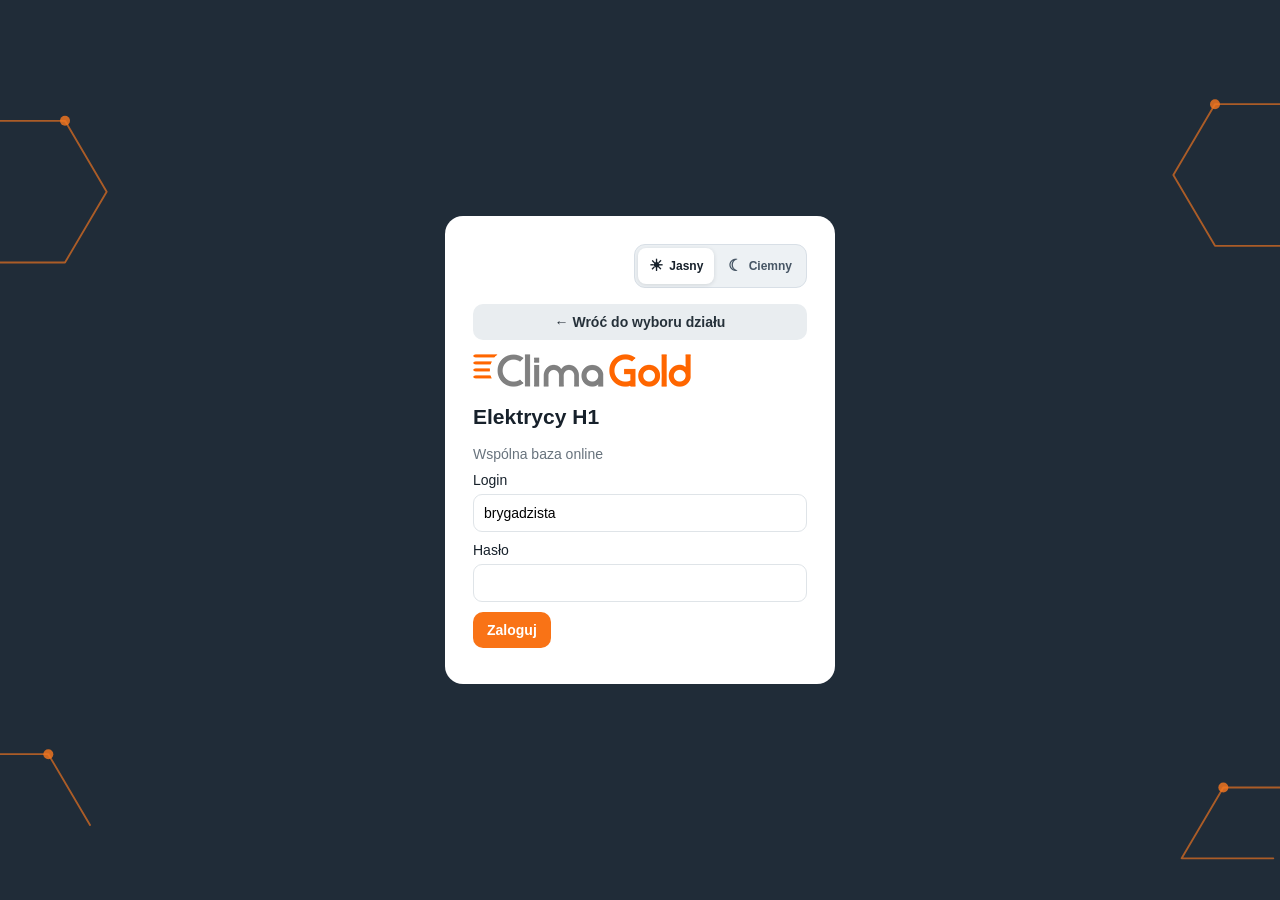
<file: h1.html>
<!doctype html><html lang="pl"><head><meta charset="utf-8"><meta name="viewport" content="width=device-width,initial-scale=1,viewport-fit=cover"><meta name="theme-color" content="#1d2832"><title>Clima Gold — Elektrycy H1</title><style>
:root{--bg:#f4f6f8;--card:#fff;--ink:#17212b;--muted:#68737d;--gold:#c79b36;--dark:#1d2832;--line:#dfe4e8}*{box-sizing:border-box}body{margin:0;font:14px Arial,sans-serif;background:var(--bg);color:var(--ink)}button,input,select,textarea{font:inherit}.login{min-height:100vh;display:grid;place-items:center;background:#1d2832;padding:16px}.login .box{width:min(92vw,390px);background:white;padding:28px;border-radius:18px}.brand{display:flex;align-items:center;gap:9px;font-size:26px;font-weight:800;line-height:1;letter-spacing:-.4px}.brandmark{display:inline-flex;flex-direction:column;gap:3px;width:26px;flex:0 0 26px}.brandmark i{display:block;height:4px;background:#e58a1f;border-radius:999px}.brandmark i:nth-child(1){width:26px}.brandmark i:nth-child(2){width:20px}.brandmark i:nth-child(3){width:14px}.brandtext{display:inline-flex;align-items:baseline}.brand .clima{color:#72777d}.brand .gold{color:#e58a1f}.side .brand .clima{color:#d9dee3}.hint,.muted{color:var(--muted)}.field{display:grid;gap:6px;margin:10px 0}.field input,.field select,.field textarea{padding:10px;border:1px solid var(--line);border-radius:9px;background:white}.btn{border:0;border-radius:9px;padding:10px 14px;background:var(--gold);font-weight:700;cursor:pointer}.btn.secondary{background:#e9edf0}.btn.danger{background:#f4dddd;color:#8b2222}.app{display:none}.side{position:fixed;inset:0 auto 0 0;width:230px;background:var(--dark);color:white;padding:22px 14px;display:flex;flex-direction:column;overflow-y:auto}.side .brand{padding:0 8px 18px}.hall{display:inline-block;background:#ffe7c2;color:#6b4c09;padding:4px 8px;border-radius:99px;margin:0 8px 12px;font-weight:800}.nav button{display:block;width:100%;text-align:left;background:transparent;color:#dfe5ea;border:0;padding:12px;border-radius:8px;margin:3px 0;cursor:pointer}.nav button.active,.nav button:hover{background:#31404d;color:white}.main{margin-left:230px;padding:24px}.top{display:flex;justify-content:space-between;align-items:center;margin-bottom:20px}.cards{display:grid;grid-template-columns:repeat(4,1fr);gap:14px}.card{background:var(--card);border:1px solid var(--line);border-radius:14px;padding:16px}.kpi{font-size:27px;font-weight:800;margin-top:5px}.toolbar{display:flex;gap:8px;flex-wrap:wrap;margin:12px 0}.entryfilter.active{background:#e58a1f;color:#fff}.tablewrap{overflow:auto;background:white;border:1px solid var(--line);border-radius:12px}table{border-collapse:collapse;width:100%;min-width:950px}th,td{padding:10px;border-bottom:1px solid var(--line);text-align:left;white-space:nowrap}th{background:#f7f8f9;position:sticky;top:0}.view{display:none}.view.active{display:block}.modal{display:none;position:fixed;inset:0;background:#0008;z-index:1000;place-items:center;padding:12px}.modal.open{display:grid}.dialog{background:white;border-radius:16px;padding:20px;width:min(95vw,850px);max-height:92vh;overflow:auto}.grid{display:grid;grid-template-columns:repeat(3,1fr);gap:10px}.empgrid{display:grid;grid-template-columns:2fr 1fr;gap:8px;align-items:end}.empblock{border:1px solid var(--line);border-radius:12px;padding:12px;margin:10px 0;background:#fbfcfd}.empsystems{margin-top:8px}.empsystems .dayrow{grid-template-columns:1.4fr 1fr}.empname{font-weight:800;margin-bottom:4px}.daybox{margin:14px 0;padding:12px;border:1px solid var(--line);border-radius:12px;background:#f9fafb}.dayrow{display:grid;grid-template-columns:1.4fr 1fr;gap:10px;align-items:center;padding:7px 0;border-bottom:1px solid var(--line)}.rank{font-size:15px;padding:10px 0;border-bottom:1px solid var(--line)}.listrow{display:flex;gap:8px;margin:6px 0}.listrow input{flex:1}.tag{padding:3px 8px;border-radius:999px;background:#eee}.mark-yellow{background:#fff4b8}.mark-green{background:#dff4df}.mark-blue{background:#dcecff}.mark-red{background:#ffdede}.mark-orange{background:#ffe7c2}.mark-purple{background:#eadfff}.online{margin-top:auto;background:white;color:var(--ink);border:2px solid #f28c18;border-radius:10px;padding:9px;box-shadow:0 3px 12px #0003;font-size:12px}.online b{color:#2f7d32}.online .statusbuttons{display:flex;gap:5px;flex-wrap:wrap;margin-top:7px}.online .btn{padding:6px 7px;font-size:12px}.error{color:#a11;margin-top:8px}@media(max-width:800px){.side{position:static;width:auto;padding:12px}.side .brand{padding:0 8px 8px}.nav{display:flex;overflow:auto}.nav button{white-space:nowrap}.main{margin:0;padding:12px}.cards{grid-template-columns:1fr 1fr}.grid,.empgrid{grid-template-columns:1fr}.top{align-items:flex-start}.online{margin-top:10px;max-width:none}table{min-width:800px}}

/* v7: Akcje zawsze widoczne z lewej */
#entries .tablewrap{position:relative}
#entries table th.actioncol,
#entries table td.actioncol{
  position:sticky;
  left:0;
  z-index:4;
  min-width:145px;
  background:#fff;
  box-shadow:5px 0 8px rgba(0,0,0,.08)
}
#entries table th.actioncol{
  z-index:6;
  background:#f7f8f9
}
#entries table td.actioncol .btn{
  padding:8px 10px
}
#entries tr.mark-yellow td.actioncol{background:#fff4b8}
#entries tr.mark-green td.actioncol{background:#dff4df}
#entries tr.mark-blue td.actioncol{background:#dcecff}
#entries tr.mark-red td.actioncol{background:#ffdede}
#entries tr.mark-orange td.actioncol{background:#ffe7c2}
#entries tr.mark-purple td.actioncol{background:#eadfff}
#entries td:nth-child(5),
#entries td:nth-child(6),
#entries td:nth-child(8){
  white-space:normal;
  min-width:140px;
}
@media(max-width:800px){
  #entries table th.actioncol,
  #entries table td.actioncol{min-width:132px}
  #entries table td.actioncol .btn{padding:7px 8px;font-size:12px}
}


/* v8: cała tabela Ewidencji mieści się przy 100% */
#entries .tablewrap{
  overflow-x:hidden;
}
#entries table{
  width:100%;
  min-width:0;
  table-layout:fixed;
  font-size:12px;
}
#entries th,
#entries td{
  padding:7px 6px;
  white-space:normal;
  overflow-wrap:anywhere;
  word-break:normal;
  vertical-align:top;
}
#entries th:nth-child(1),#entries td:nth-child(1){width:13%}
#entries th:nth-child(2),#entries td:nth-child(2){width:13%}
#entries th:nth-child(3),#entries td:nth-child(3){width:9%}
#entries th:nth-child(4),#entries td:nth-child(4){width:11%}
#entries th:nth-child(5),#entries td:nth-child(5){width:18%}
#entries th:nth-child(6),#entries td:nth-child(6){width:16%}
#entries th:nth-child(7),#entries td:nth-child(7){width:8%}
#entries th:nth-child(8),#entries td:nth-child(8){width:12%}

#entries table th.actioncol,
#entries table td.actioncol{
  position:static;
  min-width:0;
  box-shadow:none;
}
#entries td.actioncol .btn{
  display:block;
  width:100%;
  margin:0 0 5px 0;
  padding:6px 4px;
  font-size:11px;
}
#entries td.actioncol .btn:last-child{margin-bottom:0}

@media(max-width:1100px){
  .side{width:205px;padding-left:10px;padding-right:10px}
  .main{margin-left:205px;padding:16px}
  #entries table{font-size:11px}
  #entries th,#entries td{padding:6px 4px}
  #entries td.actioncol .btn{font-size:10px;padding:5px 3px}
}

@media(max-width:800px){
  #entries .tablewrap{overflow-x:auto}
  #entries table{
    min-width:760px;
    font-size:11px;
  }
}


/* v10: poprawka układu na telefonie */
@media(max-width:800px){
  html,body{width:100%;max-width:100%;overflow-x:hidden}
  .side{
    position:static !important;
    inset:auto !important;
    width:100% !important;
    max-width:100% !important;
    padding:12px !important;
  }
  .main{
    margin-left:0 !important;
    width:100% !important;
    max-width:100% !important;
    padding:12px !important;
  }
  .top{
    width:100%;
    gap:10px;
    align-items:center;
  }
  .top h1{font-size:28px;margin:0}
  .toolbar{width:100%}
  #entries .toolbar input{
    width:100%;
    min-width:0 !important;
  }
  #entries .tablewrap{
    width:100%;
    max-width:100%;
    overflow-x:auto !important;
    -webkit-overflow-scrolling:touch;
  }
  #entries table{
    width:760px !important;
    min-width:760px !important;
    table-layout:fixed;
  }
  #entries table th.actioncol,
  #entries table td.actioncol{
    position:sticky !important;
    left:0 !important;
    z-index:4;
    background:#fff;
    box-shadow:4px 0 7px rgba(0,0,0,.08) !important;
  }
  #entries table th.actioncol{
    z-index:6;
    background:#f7f8f9;
  }
  #entries tr.mark-yellow td.actioncol{background:#fff4b8}
  #entries tr.mark-green td.actioncol{background:#dff4df}
  #entries tr.mark-blue td.actioncol{background:#dcecff}
  #entries tr.mark-red td.actioncol{background:#ffdede}
  #entries tr.mark-orange td.actioncol{background:#ffe7c2}
  #entries tr.mark-purple td.actioncol{background:#eadfff}
}


/* v11: wybór miesiąca w Ewidencji */
@media(max-width:800px){
  #entries .toolbar{
    display:grid;
    grid-template-columns:1fr 1fr;
    gap:8px;
  }
  #entries .toolbar #addbtn{grid-column:1 / -1}
  #entries .toolbar #entryMonth{width:100%;min-width:0}
  #entries .toolbar #search{grid-column:1 / -1;width:100%}
}


/* v12: pełne opisy nagłówków w Ocenach */
#ratings th{
  white-space:normal;
  text-align:center;
  line-height:1.2;
  vertical-align:middle;
}
#ratings td:nth-child(n+3){
  text-align:center;
}
@media(max-width:800px){
  #ratings table{min-width:980px}
  #ratings th{font-size:12px}
}


/* v13: indywidualny udział pracownika w pracy */
.participation{margin:8px 0 4px;padding:9px;border:1px dashed var(--line);border-radius:10px;background:#fff}
.partbuttons{display:flex;gap:7px;flex-wrap:wrap}
.partbuttons .btn{padding:7px 9px;font-size:12px}
.partfields{display:none;grid-template-columns:auto 1fr 1fr auto;gap:7px;align-items:center;margin-top:8px}
.partfields.open{display:grid}
.partfields input{width:100%;min-width:0;padding:7px;border:1px solid var(--line);border-radius:8px}
.partstatus{margin-top:7px;font-size:12px}
#stats .statsnote{line-height:1.45}
@media(max-width:800px){
  .partbuttons{display:grid;grid-template-columns:1fr 1fr}
  .partbuttons .btn{width:100%}
  .partfields{grid-template-columns:1fr 1fr}
  .partfields .partlabel{grid-column:1 / -1}
}


/* v14: wstrzymanie / ponowne rozpoczęcie pracy */
.pausebox{margin:8px 0 4px;padding:9px;border:1px solid var(--line);border-radius:10px;background:#f9fafb}
.pausebuttons{display:flex;gap:7px;flex-wrap:wrap;margin:7px 0}
.pausebuttons .btn{padding:7px 9px;font-size:12px}
.pauselist{display:grid;gap:7px;margin-top:8px}
.pauserow{display:grid;grid-template-columns:auto 1fr 1fr auto 1fr 1fr auto;gap:6px;align-items:center;padding:7px;border:1px solid var(--line);border-radius:9px;background:#fff}
.pauserow input{width:100%;min-width:0;padding:7px;border:1px solid var(--line);border-radius:8px}
.pausestatus{margin-top:7px;font-size:12px}
@media(max-width:800px){.pausebuttons{display:grid;grid-template-columns:1fr 1fr}.pausebuttons .btn{width:100%}.pauserow{grid-template-columns:auto 1fr 1fr}.pauserow .pause-to-label{grid-column:1}.pauserow .pause-delete{grid-column:1 / -1;width:100%}}


/* v16: szybki START / KONIEC pracy */
/* v19: automatyczne święta PL + niedziele; soboty ręcznie; ikona końca ⏹️ */
/* v20: filtr W TOKU w Ewidencji */
.quickwork{display:grid;grid-template-columns:1fr 1fr;gap:10px;margin:12px 0 16px}
.quickwork .btn{display:flex;align-items:center;justify-content:center;gap:8px;font-size:15px;padding:12px}
.quickwork .qicon{display:inline-flex;align-items:center;justify-content:center;width:24px;height:24px;flex:0 0 24px;color:#222}
.quickwork .qicon svg{display:block;width:22px;height:22px;fill:currentColor}
.quickwork .qicon.stop svg{width:23px;height:23px}
@media(max-width:800px){.quickwork{grid-template-columns:1fr 1fr}.quickwork .btn{font-size:14px;padding:11px 8px}.quickwork .qicon{width:23px;height:23px;flex-basis:23px}.quickwork .qicon svg{width:21px;height:21px}.quickwork .qicon.stop svg{width:22px;height:22px}}

/* v21: statystyki pełne prace / udziały + wykresy */
/* v22: START/KONIEC — własne SVG, identyczne na telefonie i komputerze */
/* FINAL v24: odświeżona grafika Dashboardu i nawigacji */
/* FINAL v25: górny pasek do pełnej szerokości */
/* FINAL v26: ranking wspólnym czasem centrali + soboty domyślnie wolne */
/* FINAL v27: 2 pracowników domyślnie + dodawanie do 4 + sekcje centrali dzielonej */
/* FINAL v28: pomarańczowy Dodaj pracownika + sekcja pod typem */
/* FINAL v29: sekcja przeniesiona nad nagłówek pracowników */
/* FINAL v30: do 10 pracowników + możliwość usunięcia każdego */
/* FINAL v31: sekcja centrali dzielonej ma rozmiar zwykłego pola i złote wyróżnienie */
/* FINAL v32: filtry rodzaju centrali i pracownika w Ewidencji */
/* FINAL v33: filtr pracownika w Statystykach */
/* FINAL v34: Wszystkie resetuje wszystkie filtry Ewidencji */
/* FINAL v35: planowe przerwy wg systemu pracy i grupy A/B */
/* FINAL v36: grupy A/B tylko Montaż H1 + przypisanie osób w ustawieniach */
.statscharts{display:grid;grid-template-columns:1fr 1fr;gap:14px;margin-top:14px}
.statscharts .wide{grid-column:1/-1}
.chartlegend{display:flex;gap:16px;flex-wrap:wrap;font-size:12px;color:var(--muted);margin:2px 0 12px}
.chartlegend i{display:inline-block;width:12px;height:12px;border-radius:3px;vertical-align:-2px;margin-right:4px}
.lg-full,.barseg.full{background:#e58a1f}
.lg-part,.barseg.part{background:#8a949d}
.chartbox{display:flex;flex-direction:column;gap:9px}
.chartrow{display:grid;grid-template-columns:minmax(115px,170px) 1fr auto;gap:9px;align-items:center}
.chartname{font-size:12px;font-weight:800;white-space:nowrap;overflow:hidden;text-overflow:ellipsis}
.charttrack{height:14px;background:#edf0f2;border-radius:999px;overflow:hidden;display:flex}
.barseg{height:100%;min-width:0}
.chartvalue{min-width:110px;text-align:right;font-size:12px;color:var(--muted);white-space:nowrap}
.chartempty{color:var(--muted);font-size:13px;padding:8px 0}
@media(max-width:800px){.statscharts{grid-template-columns:1fr}.statscharts .wide{grid-column:auto}.chartrow{grid-template-columns:105px 1fr}.chartvalue{grid-column:2;text-align:left;min-width:0;margin-top:-6px}}


/* TEST v23 — odświeżona grafika aplikacji */
:root{--orange:#f97316;--orange2:#e58a1f;--navy:#202c38;--softbg:#f3f5f7}
body{background:var(--softbg)}
.side{
  width:220px;
  background:linear-gradient(180deg,#202d39 0%,#263746 100%);
  padding:20px 12px;
  box-shadow:6px 0 25px rgba(20,31,42,.08)
}
.side .brand{padding:2px 8px 14px;font-size:28px}
.side .brand .clima{color:#f2f4f6}
.side .brand .gold{color:#ff7a21}
.side .hall{
  margin:0 8px 16px;
  background:#f0f2f4;
  color:#4d5862;
  border-radius:7px;
  font-size:11px;
  letter-spacing:.3px;
  padding:6px 9px
}
.nav{display:grid;gap:5px}
.nav button{
  display:flex;
  align-items:center;
  gap:11px;
  padding:12px 13px;
  margin:0;
  border-radius:10px;
  color:#eef2f5;
  font-weight:700;
  transition:.15s ease
}
.nav button:hover{background:#344757}
.nav button.active{
  background:linear-gradient(135deg,#ff7a21,#f26817);
  color:#fff;
  box-shadow:0 6px 16px rgba(242,104,23,.25)
}
.navsvg{display:inline-flex;width:22px;height:22px;flex:0 0 22px}
.navsvg svg{width:100%;height:100%;fill:currentColor}
.online{
  background:rgba(255,255,255,.07);
  border:1px solid rgba(255,255,255,.08);
  border-radius:12px;
  padding:10px;
  font-size:11px
}
.online .btn{font-size:11px;padding:7px 8px}
.main{margin-left:220px;padding:0 24px 28px;min-height:100vh}
.top{
  margin:0 -24px 22px;
  padding:16px 24px;
  background:#fff;
  border-bottom:1px solid #e8ebee;
  box-shadow:0 3px 12px rgba(29,40,50,.04);
  position:sticky;
  top:0;
  z-index:8
}
.top h1{font-size:20px;margin:0 0 2px}
.top .btn{border-radius:10px}
.card,.tablewrap,.dash-panel,.dash-kpi-card{
  box-shadow:0 6px 20px rgba(29,40,50,.055)
}
.btn{background:var(--orange);color:#fff;border-radius:10px}
.btn.secondary{background:#e9edf0;color:#26313a}
.dash-hero{display:flex;align-items:end;justify-content:space-between;gap:14px;margin-bottom:18px}
.dash-hero h2{font-size:31px;line-height:1;margin:3px 0 8px}
.dash-eyebrow{font-size:11px;font-weight:800;color:#8a949d;text-transform:uppercase;letter-spacing:.8px}
.dash-add{min-width:135px}
.dash-kpis{display:grid;grid-template-columns:repeat(4,1fr);gap:14px;margin-bottom:16px}
.dash-kpi-card{
  appearance:none;
  border:1px solid #e5e9ed;
  background:#fff;
  border-radius:15px;
  padding:15px;
  display:flex;
  align-items:center;
  gap:13px;
  text-align:left;
  cursor:pointer;
  color:#17212b;
  min-height:120px
}
.dash-kpi-card:hover{transform:translateY(-1px);border-color:#d7dde2}
.dash-kpi-icon{
  width:47px;height:47px;border-radius:50%;
  display:grid;place-items:center;flex:0 0 47px
}
.dash-kpi-icon svg{width:25px;height:25px;fill:#fff}
.dash-kpi-icon.orange{background:linear-gradient(135deg,#ff7a21,#f26817)}
.dash-kpi-icon.green{background:#46a85a}
.dash-kpi-icon.slate{background:#566575}
.dash-kpi-copy{display:flex;flex-direction:column;min-width:0}
.dash-kpi-label{font-size:11px;font-weight:800;color:#66717b;line-height:1.2;margin-bottom:2px}
.dash-kpi-copy strong{font-size:28px;line-height:1.15}
.dash-kpi-copy small{font-size:11px;color:#5575a1;margin-top:5px}
.dash-panel{
  background:#fff;border:1px solid #e4e8eb;border-radius:15px;padding:0;margin:14px 0;overflow:hidden
}
.dash-panel-head{
  display:flex;align-items:center;justify-content:space-between;gap:10px;
  padding:15px 17px;border-bottom:1px solid #edf0f2
}
.dash-panel-head>div{display:flex;align-items:center;gap:9px}
.dash-panel-head h3{margin:0;font-size:17px}
.status-dot{width:28px;height:28px;border-radius:50%;display:inline-block;position:relative}
.status-dot.ongoing{background:#ff7a21}
.status-dot.done{background:#46a85a}
.status-dot::after{content:"";position:absolute;inset:8px;border:3px solid #fff;border-radius:50%}
.status-dot.done::after{border:0;width:11px;height:6px;inset:8px 0 0 8px;border-left:3px solid #fff;border-bottom:3px solid #fff;transform:rotate(-45deg)}
.dash-link{border:0;background:transparent;color:#5575a1;font-weight:700;cursor:pointer;font-size:12px}
.dash-list{width:100%}
.dash-list-scroll{max-height:500px;overflow:auto;overscroll-behavior:contain}
.dash-entry-kpi{display:grid;grid-template-columns:auto minmax(0,1fr);grid-template-rows:auto auto;align-content:center;gap:6px 10px;cursor:default}
.dash-entry-kpi:hover{transform:none;border-color:#e4e8eb}
.dash-entry-kpi .dash-kpi-icon{grid-column:1;grid-row:1}
.dash-entry-kpi .dash-kpi-copy{grid-column:2;grid-row:1}
.dash-entry-switch{grid-column:1/-1;display:flex;align-items:center;justify-content:center;gap:4px;padding:4px;background:#f1f3f5;border-radius:10px;width:100%}
.dash-entry-toggle{border:0;background:transparent;color:#66717b;font-weight:700;font-size:12px;padding:8px 10px;border-radius:7px;cursor:pointer;white-space:nowrap;flex:1}
.dash-entry-toggle.active{background:#fff;color:#17212b;box-shadow:0 1px 4px #17212b1a}
@media(max-width:560px){.dash-entry-toggle{font-size:11px;padding:7px 6px}}
.dash-row{
  display:grid;
  grid-template-columns:minmax(120px,1fr) minmax(110px,1fr) minmax(180px,1.5fr) minmax(120px,1fr) auto;
  align-items:center;gap:10px;padding:12px 17px;border-bottom:1px solid #edf0f2
}
.dash-row:last-child{border-bottom:0}
.dash-row.head{background:#f7f8f9;color:#5f6a74;font-size:11px;font-weight:800;padding-top:10px;padding-bottom:10px}
.dash-row:not(.head):hover{background:#fbfcfd}
.dash-cell{min-width:0}
.dash-cell b{display:block;overflow:hidden;text-overflow:ellipsis;white-space:nowrap}
.dash-cell small{color:#7a858e}
.dash-open{
  border:0;background:#eef1f3;color:#33404b;font-weight:800;
  border-radius:8px;padding:8px 10px;cursor:pointer
}
.dash-empty{padding:24px;text-align:center;color:#7a858e}
.tablewrap{border-radius:14px;border-color:#e4e8eb}
th{background:#f6f8f9}
.card{border-radius:15px;border-color:#e4e8eb}
@media(max-width:1180px){
  .dash-kpis{grid-template-columns:repeat(2,1fr)}
}
@media(max-width:800px){
  body{padding-bottom:74px}
  .side{
    position:static !important;
    width:100% !important;
    padding:10px 12px !important;
    display:grid;
    grid-template-columns:1fr auto;
    align-items:center;
    gap:6px
  }
  .side .brand{padding:0 4px;font-size:24px}
  .side .hall{margin:0 4px;padding:5px 7px;grid-column:2}
  .side .online{grid-column:1 / -1;margin:4px 0 0;padding:8px}
  .nav{
    position:fixed;
    left:0;right:0;bottom:0;
    z-index:30;
    background:#fff;
    border-top:1px solid #dfe4e8;
    display:flex;
    overflow-x:auto;
    gap:0;
    padding:5px 5px calc(5px + env(safe-area-inset-bottom));
    box-shadow:0 -6px 22px rgba(20,31,42,.09)
  }
  .nav button{
    min-width:82px;
    flex:1 0 82px;
    color:#4f5a64;
    background:transparent;
    flex-direction:column;
    gap:2px;
    padding:6px 5px 5px;
    font-size:10px;
    border-radius:8px
  }
  .nav button.active{background:#fff3ea;color:#f26817;box-shadow:none}
  .navsvg{width:21px;height:21px;flex-basis:21px}
  .main{margin-left:0 !important;padding:0 12px 18px !important}
  .top{
    margin:0 -12px 15px;
    padding:10px 12px;
    position:static
  }
  .top h1{font-size:18px}
  .dash-hero{align-items:center;margin-bottom:13px}
  .dash-hero h2{font-size:27px}
  .dash-hero .muted,.dash-eyebrow{display:none}
  .dash-add{min-width:auto;padding:9px 11px}
  .dash-kpis{grid-template-columns:1fr 1fr;gap:8px;margin-bottom:10px}
  .dash-kpi-card{padding:11px;min-height:96px;gap:9px}
  .dash-kpi-icon{width:36px;height:36px;flex-basis:36px}
  .dash-kpi-icon svg{width:20px;height:20px}
  .dash-kpi-label{font-size:9px}
  .dash-kpi-copy strong{font-size:22px}
  .dash-kpi-copy small{display:none}
  .dash-panel{margin:10px 0}
  .dash-panel-head{padding:12px}
  .dash-panel-head h3{font-size:15px}
  .dash-link{font-size:11px}
  .dash-row.head{display:none}
  .dash-row{
    grid-template-columns:1fr auto;
    padding:11px 12px;
    gap:4px 10px
  }
  .dash-row .dash-cell:nth-child(2),
  .dash-row .dash-cell:nth-child(3){
    grid-column:1
  }
  .dash-row .dash-cell:nth-child(4){grid-column:2;grid-row:1 / span 2;text-align:right}
  .dash-row .dash-open{grid-column:2;grid-row:3}
}


/* FINAL v25: górny pasek zawsze do prawej krawędzi */
@media(min-width:801px){
  .top{
    width:calc(100vw - 220px);
    box-sizing:border-box;
  }
}
@media(max-width:800px){
  .top{
    width:calc(100% + 24px) !important;
    box-sizing:border-box;
  }
}


/* FINAL v26: soboty + wspólny czas centrali do rankingu */
.saturdayrow{background:#fff8ee;border-radius:9px;padding:6px 8px}
.satbadge{display:inline-block;margin-left:6px;padding:2px 6px;border-radius:999px;background:#f6c36a;color:#5b4313;font-size:10px;vertical-align:1px}


/* FINAL v27: dynamiczni pracownicy + sekcje centrali dzielonej */
.empaddbar{margin:8px 0 14px}
.empremove{margin-top:4px;font-size:12px;padding:7px 10px}
#sectionField{background:#fff8ee;border:1px solid #f1d8a4;border-radius:10px;padding:8px 10px}
#sectionsCard textarea{min-height:92px;resize:vertical}
.sectiontag{display:inline-block;padding:2px 7px;border-radius:999px;background:#fff0cf;color:#654a12;font-weight:800;font-size:11px;margin-left:5px}


/* FINAL v28: pomarańczowy Dodaj pracownika + sekcja pod typem centrali */
.empaddbar #addEmpBtn{
  background:#f97316 !important;
  color:#fff !important;
  border:0;
  box-shadow:0 4px 10px rgba(249,115,22,.18);
}
.empaddbar #addEmpBtn:hover{background:#e96512 !important}
#sectionField{
  grid-column:1 / -1;
  width:100%;
  margin-top:-2px;
}
#sectionField select{max-width:360px}
@media(max-width:800px){
  #sectionField{grid-column:1 / -1}
  #sectionField select{max-width:none}
}


/* FINAL v29: sekcja centrali dzielonej we wskazanym miejscu */
#sectionField{
  width:100%;
  margin:4px 0 12px;
  padding:0;
  background:transparent;
  border:0;
}
#sectionField label{font-weight:700}
#sectionField select{width:100%;max-width:none}


/* FINAL v31: sekcja centrali dzielonej jak zwykłe pole + złote wyróżnienie */
#sectionField{
  width:calc((100% - 20px)/3);
  margin:4px 0 12px;
  padding:10px;
  background:#fff4c7;
  border:1px solid #d9ad45;
  border-radius:10px;
  box-shadow:0 2px 8px rgba(217,173,69,.12);
}
#sectionField label{
  font-weight:700;
  color:#5d4611;
}
#sectionField select{
  width:100%;
  max-width:none;
  background:#fffdf6;
  border:1px solid #d9ad45;
}
@media(max-width:800px){
  #sectionField{
    width:100%;
  }
}


/* FINAL v32: filtry rodzaju centrali i pracownika w Ewidencji */
.entryselect{
  padding:10px;
  border:1px solid var(--line);
  border-radius:9px;
  background:#fff;
  min-width:190px;
  max-width:240px;
}
@media(max-width:800px){
  .entryselect{
    min-width:0;
    max-width:none;
    width:100%;
  }
}


/* FINAL v35: planowe przerwy + grupy A/B */
.breaksystem{border:1px solid var(--line);border-radius:10px;padding:10px;margin:10px 0;background:#fafbfc}
.breaksystem>b{display:block;margin-bottom:8px}
.breakgrid{display:grid;grid-template-columns:1fr 1fr;gap:8px}
.breakgrid .field{margin:0}
.breakgroupnote{padding:8px 10px;border:1px solid #ead39b;background:#fff8df;border-radius:9px;margin:6px 0 10px;color:#5f4a18}
@media(max-width:800px){.breakgrid{grid-template-columns:1fr}}


/* FINAL v36: grupy przerw tylko Montaż H1 */
/* FINAL v37: zegary czasu + rozwijane ustawienia przerw */
/* FINAL v38: działający ręczny refresh + czytelne opisy czasu Dashboardu */
/* FINAL v39: Ustawienia podzielone na osobne przyciski i panele */
/* FINAL v40: systemy pracy tylko dla dni faktycznego udziału pracownika */
/* FINAL v41: naprawione wyświetlanie pracowników w Ustawienia → Grupy */
/* FINAL v42: Ewidencja bez A/B w systemie + godzina startu zamiast 'w toku' */
/* FINAL v43: W TOKU pozostaje widoczne + godzina startu */
/* FINAL v44: zakończone wpisy mają widoczny status ZAKOŃCZONE */
/* FINAL v45: uproszczony opis ustawień przerw */
/* FINAL v46: Montaż H1 ma wskazówkę o przypisaniu pracowników do Grup A/B */
/* FINAL v47: wybór dzisiejszego systemu pracy na Dashboardzie */
/* FINAL v48: bez Grup A/B + status ZATRZYMANA + filtry ZATRZYMANE/ZAKOŃCZONE */
/* FINAL v49: przycisk ZAKOŃCZONE bez licznika */
/* FINAL v50: Statystyki — ranking ilości i testowy wynik ilość + czas bez norm */
/* FINAL v51: Statystyki podzielone na kategorie z osobnymi tabelami i wykresami */
/* FINAL v52: Podsumowanie / Czas / Ilość i czas — bez punktów, z ikonami i ilustracjami */
/* FINAL v53: prostszy opis Ilość i czas + zawsze widoczny Zapisz na telefonie */
/* FINAL v54: tylko aktywny przycisk Ilość/Czas jest pomarańczowy */
/* FINAL v55: statystyki Podsumowanie / Wydajność / Udziały */
/* FINAL v56: wspólne wstrzymanie/wznowienie centrali + oceny sortują się od razu */
.groupbadge{display:flex;align-items:center;min-height:39px;padding:9px 11px;border:1px solid #e6c66f;border-radius:9px;background:#fff7d8;color:#60470d;font-weight:800}
.groupassign{display:grid;grid-template-columns:minmax(180px,1fr) 130px;gap:10px;align-items:center;padding:7px 0;border-bottom:1px solid var(--line)}
.groupassign:last-child{border-bottom:0}
.groupassign select{padding:9px;border:1px solid var(--line);border-radius:9px;background:#fff}
@media(max-width:800px){.groupassign{grid-template-columns:1fr}}


/* FINAL v37: rozwijane przerwy z zegarami */
.breakaccordion{
  border:1px solid var(--line);
  border-radius:12px;
  margin:10px 0;
  background:#fff;
  overflow:hidden;
}
.breakaccordion>summary{
  list-style:none;
  cursor:pointer;
  display:flex;
  align-items:center;
  justify-content:space-between;
  gap:12px;
  padding:13px 14px;
  font-weight:800;
  background:#f7f8fa;
  user-select:none;
}
.breakaccordion>summary::-webkit-details-marker{display:none}
.breakaccordion>summary:after{
  content:"⌄";
  font-size:20px;
  line-height:1;
  transition:transform .18s ease;
}
.breakaccordion[open]>summary:after{transform:rotate(180deg)}
.breakaccordion[open]>summary{
  background:#fff7dc;
  border-bottom:1px solid #ead49b;
}
.breaksummaryleft{display:flex;align-items:center;gap:9px}
.breakclockicon{
  width:28px;height:28px;border-radius:50%;
  display:inline-flex;align-items:center;justify-content:center;
  background:#fff0bd;border:1px solid #dfba59;color:#73530a;
  font-size:16px;
}
.breakcount{font-size:12px;font-weight:700;color:var(--muted)}
.breakaccordionbody{padding:12px}
.breakgroups{display:grid;grid-template-columns:1fr 1fr;gap:12px}
.breakgroups.single{grid-template-columns:1fr}
.breakgroupbox{
  border:1px solid #e7d6a6;
  background:#fffaf0;
  border-radius:11px;
  padding:11px;
}
.breakgrouphead{
  display:flex;align-items:center;justify-content:space-between;
  gap:10px;margin-bottom:9px;font-weight:800;color:#634b12;
}
.breakrows{display:flex;flex-direction:column;gap:8px}
.breakrow{
  display:grid;
  grid-template-columns:auto minmax(105px,1fr) auto minmax(105px,1fr) auto;
  gap:7px;
  align-items:end;
  padding:8px;
  background:#fff;
  border:1px solid var(--line);
  border-radius:10px;
}
.breakrowclock{
  width:32px;height:32px;border-radius:9px;
  display:flex;align-items:center;justify-content:center;
  background:#fff3c9;color:#6b4f0a;border:1px solid #e1c26b;
  align-self:center;
}
.breaktimefield label{display:block;font-size:11px;color:var(--muted);margin:0 0 3px}
.breaktimefield input[type=time]{
  width:100%;
  min-height:38px;
  padding:7px 8px;
  border:1px solid #d9ad45;
  background:#fffdf7;
  border-radius:8px;
  font-weight:700;
}
.breakdash{align-self:center;font-weight:900;color:#8a6d1e;padding-bottom:2px}
.breakremove{
  align-self:center;
  min-width:38px;
  height:38px;
  padding:0 10px !important;
}
.addbreakbtn{
  margin-top:9px;
  background:#fff3c9 !important;
  border:1px solid #dfba59 !important;
  color:#684d0b !important;
}
@media(max-width:800px){
  .breakgroups{grid-template-columns:1fr}
  .breakrow{grid-template-columns:32px 1fr 20px 1fr 38px}
}
@media(max-width:520px){
  .breakrow{
    grid-template-columns:32px 1fr 38px;
    align-items:center;
  }
  .breakrowclock{grid-column:1}
  .breaktimefield.start{grid-column:2}
  .breakremove{grid-column:3;grid-row:1}
  .breakdash{display:none}
  .breaktimefield.end{grid-column:2;grid-row:2}
}


/* FINAL v39: Ustawienia jako czytelne menu */
.settingsmenu{
  display:grid;
  grid-template-columns:repeat(3,minmax(0,1fr));
  gap:10px;
  margin:0 0 14px;
}
.settingsmenubtn{
  appearance:none;
  border:1px solid var(--line);
  background:#fff;
  color:var(--ink);
  border-radius:13px;
  padding:12px 13px;
  display:flex;
  align-items:center;
  gap:10px;
  text-align:left;
  cursor:pointer;
  min-height:68px;
  transition:.16s ease;
  box-shadow:0 1px 3px rgba(0,0,0,.03);
}
.settingsmenubtn:hover{
  border-color:#e7b061;
  transform:translateY(-1px);
}
.settingsmenubtn.active{
  background:#fff5e8;
  border-color:#e58a1f;
  box-shadow:0 0 0 2px rgba(229,138,31,.10);
}
.settingsmenubtn b{
  display:block;
  font-size:14px;
  margin-bottom:2px;
}
.settingsmenubtn small{
  display:block;
  color:var(--muted);
  font-size:11px;
  font-weight:600;
}
.settingsicon{
  width:38px;
  height:38px;
  flex:0 0 38px;
  border-radius:10px;
  display:flex;
  align-items:center;
  justify-content:center;
  background:#f3f4f6;
  font-size:18px;
  font-weight:900;
}
.settingsmenubtn.active .settingsicon{
  background:#e58a1f;
  color:#fff;
}
.settingscontent{
  min-height:240px;
}
.settingpanel{
  display:none;
  margin:0;
}
.settingpanel.active{
  display:block;
}
.settingspanelhead{
  display:flex;
  align-items:flex-start;
  justify-content:space-between;
  gap:12px;
  margin-bottom:12px;
}
.settingspanelhead h3{
  margin:0 0 4px;
}
.settingssavebar{
  display:flex;
  justify-content:flex-end;
  padding:12px 0 2px;
}
.settingssavebtn{
  min-width:190px;
  background:#e58a1f;
}
#settings .listrow{
  background:#fafbfc;
  border:1px solid var(--line);
  border-radius:10px;
  padding:7px;
  align-items:center;
}
#settings .listrow input{
  min-width:0;
}
@media(max-width:900px){
  .settingsmenu{grid-template-columns:repeat(2,minmax(0,1fr))}
}
@media(max-width:560px){
  .settingsmenu{grid-template-columns:1fr}
  .settingsmenubtn{min-height:58px;padding:10px 11px}
  .settingspanelhead{flex-direction:column}
  .settingspanelhead .btn{width:100%}
  .settingssavebtn{width:100%}
}


/* FINAL v47: dzisiejszy system pracy */
.today-system-card{
  display:flex;
  align-items:center;
  justify-content:space-between;
  gap:18px;
  margin:0 0 14px;
  padding:14px 16px;
  background:#fff;
  border:1px solid var(--line);
  border-radius:14px;
  box-shadow:0 1px 4px rgba(0,0,0,.04);
}
.today-system-copy{min-width:0}
.today-system-title{
  font-size:15px;
  font-weight:900;
  margin-bottom:4px;
}
.today-system-help{
  color:var(--muted);
  font-size:12px;
  line-height:1.4;
}
.today-system-control{
  min-width:260px;
  display:grid;
  grid-template-columns:auto minmax(155px,1fr);
  align-items:center;
  gap:6px 9px;
}
.today-system-date{
  grid-column:1;
  font-size:12px;
  font-weight:800;
  color:var(--muted);
  white-space:nowrap;
}
#todaySystemSelect{
  grid-column:2;
  min-height:42px;
  padding:9px 34px 9px 11px;
  border:1px solid #d7dce2;
  border-radius:10px;
  background:#fff;
  font-weight:800;
}
.today-system-card.missing{
  border-color:#e2b45f;
  background:#fffaf0;
}
.today-system-card.set{
  border-color:#b9d6c3;
}
.today-system-status{
  grid-column:2;
  font-size:11px;
  font-weight:800;
  min-height:15px;
}
.today-system-card.missing .today-system-status{color:#8a5b00}
.today-system-card.set .today-system-status{color:#267447}
@media(max-width:760px){
  .today-system-card{
    align-items:stretch;
    flex-direction:column;
    gap:10px;
  }
  .today-system-control{
    min-width:0;
    width:100%;
    grid-template-columns:1fr;
  }
  .today-system-date,#todaySystemSelect,.today-system-status{grid-column:1}
  #todaySystemSelect{width:100%}
}


/* FINAL v50: dodatkowe rankingi ilość + czas bez norm */
.statscompare{
  display:grid;
  grid-template-columns:1fr 1fr;
  gap:14px;
  margin-top:14px;
}
.statscomparecard h3{margin-top:0}
.statrankrow{
  display:grid;
  grid-template-columns:auto minmax(120px,1fr) auto;
  gap:9px;
  align-items:center;
  padding:10px 0;
  border-bottom:1px solid var(--line);
}
.statrankrow:last-child{border-bottom:0}
.statrankplace{
  width:28px;height:28px;border-radius:50%;
  display:flex;align-items:center;justify-content:center;
  background:#fff3df;
  color:#9a570b;
  font-weight:900;
}
.statrankname{
  font-weight:800;
  min-width:0;
  overflow:hidden;
  text-overflow:ellipsis;
  white-space:nowrap;
}
.statrankvalue{text-align:right;white-space:nowrap;font-weight:900}
.statranksub{display:block;font-size:11px;color:var(--muted);font-weight:600;margin-top:2px}
.statssmallnote{margin-top:10px;line-height:1.4;font-size:12px}
.combinedscore{
  display:inline-block;
  min-width:58px;
  text-align:center;
  padding:5px 8px;
  border-radius:999px;
  background:#fff0d9;
  color:#8c5009;
}
@media(max-width:800px){
  .statscompare{grid-template-columns:1fr}
}


/* FINAL v51: Statystyki podzielone na kategorie */
.statstabbar{
  display:flex;
  gap:8px;
  flex-wrap:wrap;
  margin:14px 0;
}
.statstab{
  appearance:none;
  border:1px solid var(--line);
  background:#fff;
  color:var(--ink);
  border-radius:11px;
  padding:10px 16px;
  font-weight:800;
  cursor:pointer;
}
.statstab.active{
  background:#e58a1f;
  border-color:#e58a1f;
  color:#fff;
}
.statspanel{display:none}
.statspanel.active{display:block}
.statscharts.onecol{grid-template-columns:1fr}
#stats .tablewrap table{min-width:720px}
@media(max-width:650px){
  .statstabbar{
    display:grid;
    grid-template-columns:1fr 1fr;
  }
  .statstab{width:100%;padding:10px 8px}
}


/* FINAL v52: proste i czytelne kategorie statystyk */
.statstabbar{
  display:grid;
  grid-template-columns:repeat(3,minmax(0,1fr));
  gap:10px;
  margin:14px 0;
}
.statstab{
  appearance:none;
  border:1px solid var(--line);
  background:#fff;
  color:var(--ink);
  border-radius:14px;
  padding:11px 12px;
  font-weight:800;
  cursor:pointer;
  display:flex;
  align-items:center;
  gap:10px;
  text-align:left;
  min-height:68px;
  box-shadow:0 1px 3px rgba(0,0,0,.03);
  transition:.16s ease;
}
.statstab:hover{transform:translateY(-1px);border-color:#e4a650}
.statstab.active{
  background:#fff5e8;
  border-color:#e58a1f;
  box-shadow:0 0 0 2px rgba(229,138,31,.10);
}
.statstabicon{
  width:40px;height:40px;flex:0 0 40px;
  display:flex;align-items:center;justify-content:center;
  border-radius:11px;background:#f2f4f7;color:#485466;
}
.statstabicon svg{width:24px;height:24px;fill:currentColor}
.statstab.active .statstabicon{background:#e58a1f;color:#fff}
.statstab b{display:block;font-size:14px}
.statstab small{display:block;color:var(--muted);font-size:11px;margin-top:2px}
.statspanel{display:none}
.statspanel.active{display:block}

.statcategoryhero{
  min-height:138px;
  display:flex;
  align-items:center;
  justify-content:space-between;
  gap:18px;
  padding:18px 20px;
  border-radius:16px;
  background:linear-gradient(135deg,#fff8ed,#ffffff);
  border:1px solid #efd7b6;
  margin-bottom:14px;
  overflow:hidden;
}
.statcategoryhero h3{margin:2px 0 6px;font-size:19px}
.statcategoryhero p{margin:0;color:var(--muted);max-width:650px;line-height:1.45}
.statcategoryeyebrow{font-size:11px;font-weight:900;letter-spacing:.08em;color:#b7650a}
.statillustration{
  width:180px;height:110px;flex:0 0 180px;
  color:#e58a1f;
  opacity:.9;
}
.statillustration svg{width:100%;height:100%}
.statillustration rect,.statillustration circle{fill:#ffe6bf;stroke:#d77d18;stroke-width:3}
.statillustration path{stroke:#d77d18}
.statillustration.time circle{fill:#fff0d8}
.statillustration.qty rect{fill:#fff0d8}
.statillustration.qty circle{fill:#ffe0ae}

.statkpicard{display:flex;align-items:center;gap:12px}
.statkpiicon{
  width:42px;height:42px;border-radius:12px;
  background:#fff1db;color:#a75d09;
  display:flex;align-items:center;justify-content:center;
  font-size:21px;font-weight:900;
}
.statscharts.onecol{grid-template-columns:1fr}

.qtytimecontrols{
  display:flex;
  align-items:center;
  justify-content:space-between;
  gap:12px;
  margin-bottom:14px;
}
.qtytimecontrols h3{margin:0 0 3px}
.qtytimebuttons{display:flex;gap:8px;flex-wrap:wrap}
.qtysort.active{
  background:#e58a1f !important;
  border-color:#e58a1f !important;
  color:#fff !important;
}
.qtytimebest{
  display:inline-block;
  padding:4px 8px;
  border-radius:999px;
  background:#edf8f0;
  color:#28713d;
  font-size:11px;
  font-weight:900;
  margin-left:6px;
}
.statssmallnote{margin-top:10px;line-height:1.45;font-size:12px}

@media(max-width:800px){
  .statcategoryhero{min-height:0}
  .statillustration{width:130px;height:80px;flex-basis:130px}
  .qtytimecontrols{align-items:stretch;flex-direction:column}
}
@media(max-width:620px){
  .statstabbar{grid-template-columns:1fr}
  .statstab{min-height:58px}
  .statillustration{display:none}
  .statcategoryhero{padding:15px}
  .qtytimebuttons{display:grid;grid-template-columns:1fr 1fr}
  .qtytimebuttons .btn{width:100%}
}


/* FINAL v53: stały i czytelny zapis wpisu na telefonie */
.entryactions{
  display:flex;
  gap:8px;
  margin-top:14px;
}
.entryactions .btn{
  min-height:44px;
}
@media(max-width:760px){
  .dialog{
    width:min(100%,850px);
    max-height:calc(100dvh - 12px);
    padding:16px 16px 0;
    border-radius:14px;
  }
  .entryactions{
    position:sticky;
    z-index:30;
    bottom:0;
    margin:16px -16px 0;
    padding:10px 16px calc(10px + env(safe-area-inset-bottom));
    background:rgba(255,255,255,.98);
    border-top:1px solid var(--line);
    box-shadow:0 -8px 20px rgba(15,23,42,.08);
  }
  .entryactions .btn{
    flex:1 1 0;
    min-width:0;
    min-height:50px;
    font-size:16px;
    font-weight:900;
  }
  .entrysavebtn{
    background:#e58a1f !important;
    color:#fff !important;
    border-color:#e58a1f !important;
  }
}


/* FINAL v54: jednoznaczny stan przycisków Ilość i czas */
.qtysort{
  background:#fff !important;
  color:var(--ink) !important;
  border:1px solid var(--line) !important;
  box-shadow:none !important;
}
.qtysort.active{
  background:#e58a1f !important;
  color:#fff !important;
  border-color:#e58a1f !important;
  box-shadow:0 0 0 2px rgba(229,138,31,.12) !important;
}


/* FINAL v55: Podsumowanie / Wydajność / Udziały */
.statillustration.participation circle{
  fill:#fff0d8;
  stroke:#d77d18;
  stroke-width:3;
}
.statillustration.participation path{stroke:#d77d18}


/* FINAL v56: wspólne wstrzymanie centrali + dynamiczny ranking ocen */
.centralpausebox{
  margin:0 0 16px;
  padding:12px;
  border:1px solid #e3e7ea;
  border-radius:12px;
  background:#fff8ee;
}
.centralpausehead{
  display:flex;
  align-items:center;
  justify-content:space-between;
  gap:10px;
  margin-bottom:9px;
}
.centralpausehead b{font-size:14px}
#centralPauseStatus{font-size:12px;margin-top:2px}
.centralpausebuttons{
  display:grid;
  grid-template-columns:1fr 1fr;
  gap:8px;
}
.centralpause-stop{
  border-color:#d98622 !important;
  color:#8b4d08 !important;
  background:#fff0da !important;
}
.centralpause-resume{
  border-color:#cfd7dd !important;
  background:#eef2f4 !important;
}
@media(max-width:620px){
  .centralpausebuttons{grid-template-columns:1fr}
  .centralpausebuttons .btn{width:100%;min-height:46px}
}
#ratings tbody tr{
  transition:background .15s ease;
}
#ratings tbody tr:first-child td{
  background:#fff8e8;
}


/* FINAL v57: czytelny aktywny przycisk kategorii statystyk */
.statstab.active{
  color:var(--ink) !important;
  background:#fff5e8 !important;
  border-color:#e58a1f !important;
}
.statstab.active b{color:var(--ink) !important;}
.statstab.active small{color:#6b7280 !important;}
.statstab.active .statstabicon{
  background:#e58a1f !important;
  color:#fff !important;
}


/* Wyjątki systemu pracy jedynie na wybrany dzień */
.daily-exceptions{margin:0 0 16px}
.daily-exceptions-panel{margin-top:8px;padding:14px;border:1px solid var(--line);border-radius:14px;background:var(--card)}
.daily-exceptions-panel[hidden]{display:none}
.daily-exception-row{display:flex;flex-wrap:wrap;align-items:center;gap:8px;margin-top:10px}
.daily-exception-hour{display:flex;align-items:center;gap:5px;font-weight:600;font-size:13px;white-space:nowrap}.daily-exception-hour input{width:120px;min-width:0;padding:10px;border:1px solid var(--line);border-radius:9px;background:#fff}.daily-exception-row select{flex:1 1 180px;min-width:0;padding:10px;border:1px solid var(--line);border-radius:9px;background:#fff}
.daily-exception-custom{display:flex;align-items:center;flex:1 1 250px;flex-wrap:wrap;gap:9px}
.daily-exception-custom[hidden]{display:none}
.daily-exception-custom label{display:flex;align-items:center;gap:5px;font-weight:600;font-size:13px}
.daily-exception-custom input{width:112px;min-width:0;padding:9px;border:1px solid var(--line);border-radius:9px;background:#fff}
.daily-exceptions-actions{display:flex;flex-wrap:wrap;gap:8px;margin:12px 0 6px}
@media(max-width:500px){.daily-exception-row select{flex:1 1 100%}.daily-exception-row .btn{margin-left:auto}}
 .plan-toolbar label{display:grid;gap:6px}.plan-toolbar input,.plan-toolbar select,#workPlanRows select{padding:10px;border:1px solid var(--line);border-radius:9px;background:white;max-width:100%}.plan-custom{display:flex;gap:10px;margin-top:8px}.plan-custom[hidden]{display:none}.plan-custom label{display:grid;gap:5px}.plan-custom input{width:110px;padding:8px}#workPlanRows td{padding:12px}#workPlanRows select{width:100%}@media(max-width:600px){.plan-toolbar{align-items:stretch}.plan-toolbar label,.plan-toolbar button{width:100%}#workPlanRows td{padding:8px}#workPlanRows td:first-child{max-width:140px;white-space:normal}.plan-custom{flex-wrap:wrap}}
.assignment-warning{position:fixed;inset:0;background:#101820aa;z-index:10000;display:grid;place-items:center;padding:16px}.assignment-warning-box{background:#fff;color:#17212b;border-radius:14px;padding:22px;width:min(100%,480px);box-shadow:0 18px 60px #0005}.assignment-warning-box h2{font-size:20px;margin:0 0 12px}.assignment-warning-box p{line-height:1.45}.assignment-warning-box .btn{display:block;width:100%;margin-top:9px}.assignment-result-card{border:1px solid #dfe4e8;border-radius:10px;padding:11px;margin:10px 0;background:#f8fafb}.assignment-result-card p{margin:7px 0 2px}.assignment-result-card small{display:block;color:#566575;line-height:1.4;margin-top:5px}
#entries .entryselect{width:200px;min-width:190px;max-width:200px;box-sizing:border-box}#entries #search{margin-left:auto}</style><style>
#entries .entry-toolbar{display:flex;flex-wrap:wrap;align-items:center;gap:8px;margin:12px 0}
#entries .entry-actions,#entries .entry-filters{display:contents}
#entries .entry-search-row{display:flex;flex:0 1 320px;justify-content:flex-end;width:auto;min-width:240px;margin:0 0 0 auto}
#entries .entry-search-row #search{display:block;flex:1 1 auto;width:100%;max-width:320px;min-width:0;padding:10px;border:1px solid var(--line);border-radius:9px;background:#fff;margin:0}
@media(max-width:800px){
  #entries .entry-search-row{flex:1 1 100%;min-width:0;margin:0}
  #entries .entry-search-row #search{max-width:100%}
}
</style><style id="cg-entry-toolbar-layout">
#entries .entry-toolbar{
  display:grid;grid-template-columns:minmax(0,1fr) 320px;
  grid-template-areas:"actions actions" "filters search";
  align-items:end;gap:0 12px;margin:12px 0;padding:15px 18px 14px;
  background:#fff;border:1px solid #e3e8ec;border-radius:14px;
  box-shadow:0 4px 14px rgba(30,45,55,.05)
}
#entries .entry-actions{
  grid-area:actions;display:flex;align-items:center;flex-wrap:wrap;gap:8px;
  min-width:0;padding:0 0 14px;margin:0 0 13px;border-bottom:1px solid #edf0f2
}
#entries .entry-actions::before,#entries .entry-filters::before{
  content:"DZIAŁANIA";display:block;flex:0 0 100%;width:100%;
  padding-left:12px;border-left:4px solid #f97316;line-height:22px;
  color:#6d7882;font-size:11px;font-weight:800;letter-spacing:.5px
}
#entries .entry-filters{grid-area:filters;display:flex;align-items:center;flex-wrap:wrap;gap:7px;min-width:0}
#entries .entry-filters::before{content:"FILTRUJ WPISY";border-left-color:#c5cdd4}
#entries .entryfilter{min-height:48px;padding:10px 12px;border:1px solid #e5e9ec;border-radius:10px;background:#f6f7f8;color:#46525d;white-space:nowrap}
#entries .entryfilter.active{background:#fff1e8;border-color:#ffd6bd;color:#d65d14}
#entries .entryselect{width:200px;min-width:180px;max-width:200px;min-height:48px;padding:10px;border:1px solid #d9dfe4;border-radius:10px;background:#fff;box-sizing:border-box}
#entries .entry-search-row{grid-area:search;display:flex;align-items:end;justify-content:flex-end;width:auto;min-width:0;margin:0}
#entries .entry-search-row #search{display:block;flex:1 1 auto;width:100%;max-width:320px;min-width:0;min-height:48px;padding:10px 14px;border:1px solid #d9dfe4;border-radius:10px;background:#fff;margin:0}
@media(max-width:1300px) and (min-width:801px){
  #entries .entry-toolbar{grid-template-columns:minmax(0,1fr);grid-template-areas:"actions" "filters" "search";row-gap:0}
  #entries .entry-search-row{margin-top:12px}
}
@media(max-width:800px){
  #entries .entry-toolbar{grid-template-columns:minmax(0,1fr);grid-template-areas:"actions" "filters" "search";gap:0;padding:12px}
  #entries .entry-actions{gap:7px;padding-bottom:12px;margin-bottom:11px}
  #entries .entry-actions #entryMonth{width:auto!important;min-width:150px}
  #entries .entry-filters{gap:7px}
  #entries .entryfilter{flex:1 1 120px;min-height:42px;padding:9px 8px}
  #entries .entryselect{flex:1 1 100%;width:100%;min-width:0;max-width:none;min-height:44px}
  #entries .entry-search-row{width:100%;margin-top:10px}
  #entries .entry-search-row #search{max-width:none;width:100%;min-height:44px}
}
</style>
<style id="cg-entry-search-icon">
#entries .entry-search-row #search{background-image:url("data:image/svg+xml,%3Csvg xmlns=%22http://www.w3.org/2000/svg%22 width=%2220%22 height=%2220%22 viewBox=%220 0 20 20%22 fill=%22none%22 stroke=%22%2378848e%22 stroke-width=%221.8%22%3E%3Ccircle cx=%228.5%22 cy=%228.5%22 r=%225.5%22/%3E%3Cpath d=%22m13 13 4 4%22/%3E%3C/svg%3E");background-repeat:no-repeat;background-position:14px center;background-size:17px 17px;padding-left:40px!important}
</style>
<style id="climagold-brand-refresh">
/* Delikatne ozdoby i oryginalne logo ClimaGold */
body{background:#f3f5f7}
.login{background-color:#202c38;background-image:url("./climagold-bg.svg");background-position:center;background-size:cover}
.climagold-logo{display:block;width:min(100%,218px);height:auto;object-fit:contain}
.login .brand{justify-content:flex-start;min-height:34px}
.side{background:#202c38}
.side .brand{min-height:46px;align-items:center}
.side .climagold-logo{width:min(100%,194px);height:auto}
.online{color:#f2f5f7;background:rgba(255,255,255,.09);border-color:rgba(255,255,255,.18)}
.online #onlineTime{color:#e4e9ed}
.online .btn.secondary{background:#f5f7f8;color:#26313a}
@media(max-width:800px){body{background-attachment:scroll}.side{background-size:100% 100%}.side .climagold-logo{width:min(100%,194px)}}
</style>
<link rel="stylesheet" href="./climagold-theme.css?v=20261103">
<script src="./climagold-theme.js?v=20261103"></script>
<link rel="stylesheet" href="./climagold-undo.css?v=20261105"><script defer src="./climagold-undo.js?v=20261105"></script>
</head><body>
<div id="login" class="login"><div class="box"><button type="button" class="btn secondary" onclick="location.href='./index.html'" style="width:100%;margin:0 0 14px">← Wróć do wyboru działu</button><div class="brand"><img class="climagold-logo" src="./climagold-logo.svg" alt="ClimaGold"></div><h2>Elektrycy H1</h2><div class="hint">Wspólna baza online</div><div class="field"><label>Login</label><input id="lu" value="brygadzista" autocomplete="username"></div><div class="field"><label>Hasło</label><input id="lp" type="password" autocomplete="current-password"></div><button class="btn" onclick="doLogin()">Zaloguj</button><div id="le" class="error"></div></div></div>
<div id="app" class="app"><aside class="side"><div class="brand"><img class="climagold-logo" src="./climagold-logo.svg" alt="ClimaGold"></div><span class="hall">ELEKTRYCY H1</span><div class="nav">
  <button class="active" data-v="dashboard"><span class="navsvg"><svg viewBox="0 0 24 24"><path d="M3 11 12 3l9 8v10h-6v-6H9v6H3V11Z"/></svg></span><span>Dashboard</span></button>
  <button data-v="workplan"><span class="navsvg"><svg viewBox="0 0 24 24" aria-hidden="true"><path d="M4 3h3V1h2v2h6V1h2v2h3a2 2 0 0 1 2 2v5h-2V8H4v12h6v2H4a2 2 0 0 1-2-2V5a2 2 0 0 1 2-2Zm0 2v1h16V5H4Z"/><circle cx="17" cy="17" r="5" fill="none" stroke="currentColor" stroke-width="2"/><path d="M17 14v3l2 1" fill="none" stroke="currentColor" stroke-width="1.8" stroke-linecap="round" stroke-linejoin="round"/></svg></span><span>Grafik pracy</span></button><button data-v="entries"><span class="navsvg"><svg viewBox="0 0 24 24"><path d="M6 2h12v3h3v17H3V5h3V2Zm2 3h8V4H8v1Zm-2 4v10h12V9H6Z"/></svg></span><span>Ewidencja</span></button>
  <button data-v="stats"><span class="navsvg"><svg viewBox="0 0 24 24"><path d="M4 20h3V10H4v10Zm6 0h4V4h-4v16Zm7 0h3V7h-3v13Z"/></svg></span><span>Statystyki</span></button>
  <button data-v="ratings"><span class="navsvg"><svg viewBox="0 0 24 24"><path d="m12 2 3 6 6.5 1-4.8 4.7 1.1 6.6L12 17.2l-5.8 3.1 1.1-6.6L2.5 9 9 8l3-6Z"/></svg></span><span>Oceny</span></button>
  <button data-v="settings"><span class="navsvg"><svg viewBox="0 0 24 24"><path d="M19.4 13a7.8 7.8 0 0 0 0-2l2-1.6-2-3.5-2.5 1a7.8 7.8 0 0 0-1.7-1L14.8 3h-4l-.4 2.9a7.8 7.8 0 0 0-1.7 1l-2.5-1-2 3.5 2 1.6a7.8 7.8 0 0 0 0 2l-2 1.6 2 3.5 2.5-1a7.8 7.8 0 0 0 1.7 1l.4 2.9h4l.4-2.9a7.8 7.8 0 0 0 1.7-1l2.5 1 2-3.5-2-1.6ZM12.8 16a4 4 0 1 1 0-8 4 4 0 0 1 0 8Z"/></svg></span><span>Ustawienia</span></button>
  <button data-v="users"><span class="navsvg"><svg viewBox="0 0 24 24"><path d="M12 12a5 5 0 1 0 0-10 5 5 0 0 0 0 10Zm-9 9c0-4.4 4-7 9-7s9 2.6 9 7H3Z"/></svg></span><span>Użytkownicy</span></button>
</div><div class="online"><div><b id="onlineState">ONLINE</b> · <span id="onlineTime">łączenie…</span></div><div class="statusbuttons"><button class="btn secondary" onclick="exportBackup()">Kopia</button><button id="restoreBtn" class="btn secondary" onclick="importBackup()">Przywróć</button><button class="btn secondary" onclick="logout()">Wyloguj</button></div></div></aside><main class="main"><div class="top"><div><h1 id="title">Dashboard</h1><span id="who" class="muted"></span></div><button id="refreshBtn" class="btn secondary" onclick="refreshData(true)">Odśwież</button></div>

<section id="dashboard" class="view active">
  <div class="dash-hero">
    <div>
      <div class="dash-eyebrow" style="margin-bottom:8px">Podgląd działu</div>
      <div class="muted">Szybki podgląd najważniejszych informacji</div>
    </div>
    <button class="btn dash-add" onclick="openEntry()">+ Dodaj wpis</button>
  </div>

  <div class="today-system-card" id="todaySystemCard">
    <div class="today-system-copy">
      <div class="today-system-title">Dzisiejszy system pracy</div>
      <div class="today-system-help">Ustaw raz na dziś — nowe wpisy wybiorą ten system automatycznie. W każdym wpisie nadal możesz go zmienić.</div>
    </div>
    <div class="today-system-control">
      <div class="today-system-date" id="todaySystemDate"></div>
      <select id="todaySystemSelect" onchange="saveTodaySystem(this.value)">
        <option value="">Wybierz system na dziś</option>
      </select>
      <div class="today-system-status" id="todaySystemStatus"></div>
    </div>
  </div>

  <div class="daily-exceptions">
    <button type="button" class="btn secondary" id="dailyExceptionsToggle" onclick="toggleDailyExceptions()">Wyjątki pracowników <span id="dailyExceptionsCount"></span></button>
    <div id="dailyExceptionsPanel" class="daily-exceptions-panel" hidden><label>Data wyjątków <input id="dailyExceptionsDate" type="date" onchange="renderDailyExceptions()"></label>
      <div class="muted">Wybierz pracownika i wpisz godziny od–do, np. 06:00–11:30. Nie musisz dodawać kolejnych systemów w ustawieniach. Możesz też wybrać Wolne / nieobecny. Pozostali pracują według systemu działu.</div>
      <div id="dailyExceptionsRows"></div>
      <div class="daily-exceptions-actions">
        <button type="button" class="btn secondary" id="addDailyExceptionBtn" onclick="addDailyExceptionRow()">+ Dodaj pracownika</button>
        <button type="button" class="btn" id="saveDailyExceptionsBtn" onclick="saveDailyExceptions()">Zapisz wyjątki</button>
      </div>
      <div class="muted" id="dailyExceptionsStatus"></div>
    </div>
  </div>

  <div class="dash-kpis">
    <button class="dash-kpi-card" onclick="dashboardShowOngoing()">
      <span class="dash-kpi-icon orange">
        <svg viewBox="0 0 24 24"><path d="M21.7 5.3a5.8 5.8 0 0 1-7.4 7L7.1 19.5a2 2 0 1 1-2.8-2.8l7.2-7.2a5.8 5.8 0 0 1 7-7.4L15.1 5.5l2.5 2.5 4.1-2.7Z"/></svg>
      </span>
      <span class="dash-kpi-copy"><span class="dash-kpi-label">W TOKU</span><strong id="dkOngoing">0</strong><small>Pokaż na dashboardzie</small></span>
    </button>

    <button class="dash-kpi-card" onclick="dashboardShowToday()">
      <span class="dash-kpi-icon green">
        <svg viewBox="0 0 24 24"><path d="M9.2 16.4 4.8 12l-2 2 6.4 6.4L21.8 7.8l-2-2L9.2 16.4Z"/></svg>
      </span>
      <span class="dash-kpi-copy"><span class="dash-kpi-label">ZAKOŃCZONE DZISIAJ</span><strong id="dkDoneToday">0</strong><small>Pokaż na dashboardzie</small></span>
    </button>

    <button class="dash-kpi-card" onclick="dashboardShowOngoing()">
      <span class="dash-kpi-icon slate">
        <svg viewBox="0 0 24 24"><path d="M16 11c1.7 0 3-1.3 3-3s-1.3-3-3-3-3 1.3-3 3 1.3 3 3 3ZM8 11c1.7 0 3-1.3 3-3S9.7 5 8 5 5 6.3 5 8s1.3 3 3 3Zm8 2c-2 0-6 1-6 3v3h12v-3c0-2-4-3-6-3ZM8 13c-2.3 0-7 1.2-7 3.5V19h7v-3c0-.8.3-1.6.9-2.3-.3-.4-.6-.7-.9-.7Z"/></svg>
      </span>
      <span class="dash-kpi-copy"><span class="dash-kpi-label">PRACOWNICY PRZY PRACY</span><strong id="dkWorkers">0</strong><small>Aktualnie przy centralach</small></span>
    </button>

    <div class="dash-kpi-card dash-entry-kpi">
      <span class="dash-kpi-icon slate" aria-hidden="true">
        <svg viewBox="0 0 24 24"><path d="M4 3h16a2 2 0 0 1 2 2v14a2 2 0 0 1-2 2H4a2 2 0 0 1-2-2V5a2 2 0 0 1 2-2Zm1 5h14V6H5v2Zm0 5h14v-2H5v2Zm0 5h9v-2H5v2Z"/></svg>
      </span>
      <span class="dash-kpi-copy"><span class="dash-kpi-label" id="dkEntryLabel">DZISIEJSZE WPISY</span><strong id="dkEntryCount">0</strong></span>
      <div class="dash-entry-switch" role="group" aria-label="Zakres wpisów na dashboardzie">
        <button type="button" class="dash-entry-toggle active" data-mode="today" onclick="setDashboardEntryMode('today')">Dzisiaj</button>
        <button type="button" class="dash-entry-toggle" data-mode="all" onclick="setDashboardEntryMode('all')">Wszystkie</button>
        <button type="button" class="dash-entry-toggle" data-mode="ongoing" onclick="setDashboardEntryMode('ongoing')">W toku</button>
        <button type="button" class="dash-entry-toggle" data-mode="doneToday" onclick="setDashboardEntryMode('doneToday')">Zakończone dziś</button>
      </div>
    </div>
  </div>

  <div class="dash-panel">
    <div class="dash-panel-head">
      <h3>Wpisy</h3>
    </div>
    <div id="dashEntryList" class="dash-list dash-list-scroll"></div>
  </div>
</section>

<section id="workplan" class="view">
 <div class="today-system-card"><div><h2>Grafik pracy</h2><div class="muted">Ustaw system dla stałych pracowników. Dodatkowi mają domyślnie Nie pracuje — ustaw im godziny tylko wtedy, gdy przyjdą pomagać. Indywidualne wyjątki pozostają przy zmianie systemu działu.</div></div></div>
 <div class="toolbar plan-toolbar"><label>Data <input id="workPlanDate" type="date" onchange="workPlanDateChanged()"></label><label>System dla stałych pracowników <select id="workPlanSystem" onchange="workPlanBaseChanged()"></select></label><button id="saveWorkPlan" class="btn" onclick="saveWorkPlan()">Zapisz grafik dnia</button></div>
 <p id="workPlanStatus" class="muted" role="status"></p>
 <div class="tablewrap"><table><thead><tr><th>Pracownik</th><th>System pracy</th></tr></thead><tbody id="workPlanRows" oninput="workPlanChanged()"></tbody></table></div>
</section>
<section id="entries" class="view"><div class="toolbar entry-toolbar"><div class="entry-actions"><button id="addbtn" class="btn" onclick="openEntry()">+ Dodaj wpis</button><button id="undoEntryChangeBtn" type="button" class="btn secondary" style="display:none" onclick="cgUndoOpen()">↶ Cofnij ostatnią zmianę</button><button id="undoEntryDeleteBtn" class="btn secondary" style="display:none" onclick="undoDeletedEntry()">↶ Cofnij usunięcie</button><input id="entryMonth" type="month" onchange="entryMonthChanged()" style="padding:10px;border:1px solid var(--line);border-radius:9px"><button id="exportEntriesXlsBtn" class="btn secondary" onclick="exportEntriesXLS()">Eksport XLS</button></div><div class="entry-filters"><button id="entryAllBtn" class="btn secondary entryfilter active" onclick="setEntryFilter('all')">Wszystkie</button><button id="entryOngoingBtn" class="btn secondary entryfilter" onclick="setEntryFilter('ongoing')">W TOKU</button><button id="entryStoppedBtn" class="btn secondary entryfilter" onclick="setEntryFilter('stopped')">ZATRZYMANE</button><button id="entryDoneBtn" class="btn secondary entryfilter" onclick="setEntryFilter('done')">ZAKOŃCZONE</button><select id="entryTypeFilter" onchange="renderEntries()" class="entryselect"><option value="">Wszystkie rodzaje central</option></select><select id="entryEmployeeFilter" onchange="renderEntries()" class="entryselect"><option value="">Wszyscy pracownicy</option></select></div><div class="entry-search-row"><input id="search" class="entry-search" placeholder="Szukaj nr, pracownika lub typu" oninput="renderEntries()"></div></div><div class="tablewrap"><table><thead><tr><th class="actioncol">Akcje</th><th>Data</th><th>Nr</th><th>Typ</th><th>Pracownicy</th><th>System</th><th>Czas</th><th>Uwagi</th></tr></thead><tbody id="et"></tbody></table></div></section>
<section id="stats" class="view">
  <div class="toolbar">
    <input id="month" type="month" onchange="renderStats()" style="padding:9px">
    <select id="statType" onchange="renderStats()" style="padding:9px"></select>
    <select id="statEmployee" onchange="renderStats()" style="padding:9px"><option value="">Wszyscy pracownicy</option></select>
    <button class="btn secondary" onclick="exportStatsCSV()">Eksport CSV</button>
    <button class="btn secondary" onclick="exportStatsXLS()">Eksport XLS</button>
  </div>

  <div class="statstabbar">
    <button class="statstab active" data-stat-tab="summary" onclick="showStatsTab('summary',this)">
      <span class="statstabicon">
        <svg viewBox="0 0 24 24" aria-hidden="true"><path d="M4 19V9h4v10H4Zm6 0V5h4v14h-4Zm6 0v-7h4v7h-4Z"/></svg>
      </span>
      <span><b>Podsumowanie</b><small>Ogólny obraz pracy</small></span>
    </button>

    <button class="statstab" data-stat-tab="performance" onclick="showStatsTab('performance',this)">
      <span class="statstabicon">
        <svg viewBox="0 0 24 24" aria-hidden="true"><path d="M3 18h4v-7H3v7Zm7 0h4V6h-4v12Zm7 0h4V3h-4v15ZM4 4l4 3 5-4 7 4v3l-7-4-5 4-4-3V4Z"/></svg>
      </span>
      <span><b>Wydajność</b><small>Ilość + średni czas</small></span>
    </button>

    <button class="statstab" data-stat-tab="participation" onclick="showStatsTab('participation',this)">
      <span class="statstabicon">
        <svg viewBox="0 0 24 24" aria-hidden="true"><path d="M8 11a4 4 0 1 0-4-4 4 4 0 0 0 4 4Zm8-2a3 3 0 1 0-3-3 3 3 0 0 0 3 3ZM2 20v-2c0-3 2.7-5 6-5s6 2 6 5v2H2Zm13 0v-2a6.6 6.6 0 0 0-1.1-3.6A6.6 6.6 0 0 1 16 14c3 0 6 1.8 6 4v2h-7Z"/></svg>
      </span>
      <span><b>Udziały</b><small>Dołączenia i wcześniejsze wyjścia</small></span>
    </button>
  </div>

  <div class="statspanel active" id="statsPanelSummary">
    <div class="statcategoryhero">
      <div>
        <div class="statcategoryeyebrow">PODSUMOWANIE</div>
        <h3>Najważniejsze dane w jednym miejscu</h3>
        <p>Szybki podgląd zakończonych central, roboczogodzin i pracy całego zespołu.</p>
      </div>
      <div class="statillustration" aria-hidden="true">
        <svg viewBox="0 0 180 110">
          <rect x="13" y="69" width="28" height="27" rx="5"/>
          <rect x="52" y="48" width="28" height="48" rx="5"/>
          <rect x="91" y="28" width="28" height="68" rx="5"/>
          <rect x="130" y="56" width="28" height="40" rx="5"/>
          <path d="M20 35c23 4 36 1 55-10 19-11 35-8 55 1 10 4 19 3 31-4" fill="none" stroke-width="6" stroke-linecap="round"/>
        </svg>
      </div>
    </div>

    <div class="cards">
      <div class="card statkpicard"><div class="statkpiicon">✓</div><div><div class="muted">Zakończone centrale</div><div id="sk1" class="kpi">0</div></div></div>
      <div class="card statkpicard"><div class="statkpiicon">◷</div><div><div class="muted">Roboczogodziny łącznie</div><div id="sk2" class="kpi">0:00</div></div></div>
    </div>

    <div class="statscharts onecol">
      <div class="card">
        <h3>Czas pełnych prac / udziałów</h3>
        <div class="chartlegend"><span><i class="lg-full"></i> Czas pełnych</span><span><i class="lg-part"></i> Czas udziałów</span></div>
        <div id="chartTimeMix" class="chartbox"></div>
      </div>
    </div>

    <div class="tablewrap" style="margin-top:14px">
      <table>
        <thead><tr><th>Pracownik</th><th>Wszystkie prace</th><th>Pełne</th><th>Udziały</th><th>Czas łącznie</th></tr></thead>
        <tbody id="stOverview"></tbody>
      </table>
    </div>
  </div>

  <div class="statspanel" id="statsPanelPerformance">
    <div class="statcategoryhero">
      <div>
        <div class="statcategoryeyebrow">WYDAJNOŚĆ</div>
        <h3>Ile zrobił i jaki miał średni czas</h3>
        <p>Jedna tabela pokazuje liczbę pełnych sztuk oraz średni czas wykonania.</p>
      </div>
      <div class="statillustration qty" aria-hidden="true">
        <svg viewBox="0 0 180 110">
          <rect x="20" y="28" width="48" height="32" rx="6"/>
          <rect x="20" y="68" width="48" height="25" rx="6"/>
          <rect x="76" y="28" width="38" height="65" rx="6"/>
          <circle cx="139" cy="63" r="29"/>
          <path d="M139 47v18l12 8" fill="none" stroke-width="6" stroke-linecap="round"/>
        </svg>
      </div>
    </div>

    <div class="card qtytimecontrols">
      <div>
        <h3>Ustaw kolejność</h3>
        <div class="muted">Wybierz tylko, po czym tabela ma być posortowana.</div>
      </div>
      <div class="qtytimebuttons">
        <button id="qtySortBtn" class="btn secondary qtysort active" onclick="setQtyTimeSort('qty')">Najwięcej sztuk</button>
        <button id="timeSortBtn" class="btn secondary qtysort" onclick="setQtyTimeSort('time')">Najlepszy czas</button>
      </div>
    </div>

    <div class="card statsnote">
      <h3 id="qtyTimeRankTitle">Top 3 — najwięcej pełnych sztuk</h3>
      <div id="rankQtyTime"></div>
      <div id="rankQtyTimeNote" class="muted statssmallnote"></div>
    </div>

    <div class="statscharts onecol">
      <div class="card">
        <h3 id="qtyTimeChartTitle">Liczba pełnych sztuk</h3>
        <div id="chartQtyTime" class="chartbox"></div>
      </div>
    </div>

    <div class="tablewrap" style="margin-top:14px">
      <table>
        <thead><tr><th>Miejsce</th><th>Pracownik</th><th>Pełne sztuki</th><th>Średni czas</th><th title="Suma (czas × waga) / suma wag; waga = 1 / liczba pracujących osób">Średni czas ważony</th><th>Wszystkie prace</th></tr></thead>
        <tbody id="stQtyTime"></tbody>
      </table>
    </div>
    <p class="muted statssmallnote">Średni czas ważony = suma (czas pracownika × waga) / suma wag. Waga: 1 / liczba osób z dodatnim czasem przy centrali, także pomagających i dodatkowych. Tylko pełne prace przy zakończonych centralach; udziały częściowe i zerowy czas nie wchodzą do średniej. Przykład: 5 h samemu i 10 h w parze = 6 h 40 min. Miejsca i wykresy nadal według dotychczasowej średniej lub liczby sztuk.</p>
  </div>

  <div class="statspanel" id="statsPanelParticipation">
    <div class="statcategoryhero">
      <div>
        <div class="statcategoryeyebrow">UDZIAŁY</div>
        <h3>Prace częściowe i zmiany w zespole</h3>
        <p>Tu widać, kto dołączał później, kończył wcześniej i ile czasu przepracował jako udział w centrali.</p>
      </div>
      <div class="statillustration participation" aria-hidden="true">
        <svg viewBox="0 0 180 110">
          <circle cx="55" cy="38" r="16"/>
          <circle cx="118" cy="35" r="13"/>
          <path d="M25 91c0-23 14-37 30-37s30 14 30 37" fill="none" stroke-width="7" stroke-linecap="round"/>
          <path d="M95 88c0-18 10-29 23-29s25 11 25 29" fill="none" stroke-width="7" stroke-linecap="round"/>
          <path d="M77 50h25" fill="none" stroke-width="6" stroke-linecap="round"/>
        </svg>
      </div>
    </div>

    <div class="cards">
      <div class="card statkpicard"><div class="statkpiicon">↳</div><div><div class="muted">Łączna liczba udziałów</div><div id="sp1" class="kpi">0</div></div></div>
      <div class="card statkpicard"><div class="statkpiicon">◷</div><div><div class="muted">Czas udziałów</div><div id="sp2" class="kpi">0:00</div></div></div>
    </div>

    <div class="statscharts onecol">
      <div class="card">
        <h3>Udziały według pracownika</h3>
        <div id="chartParticipation" class="chartbox"></div>
      </div>
    </div>

    <div class="tablewrap" style="margin-top:14px">
      <table>
        <thead><tr><th>Pracownik</th><th>Udziały</th><th>Dołączył później</th><th>Zakończył wcześniej</th><th>Czas udziałów</th></tr></thead>
        <tbody id="stParticipation"></tbody>
      </table>
    </div>
  </div>
</section>
<section id="ratings" class="view"><div class="card"><div style="display:flex;justify-content:space-between;gap:10px;align-items:center;flex-wrap:wrap"><div><h3 style="margin:0">Ocena kompetencji</h3><div class="muted">„-” = ocena nieustalona</div></div><button id="saveratings" class="btn" onclick="saveRatings()">Zapisz oceny</button></div></div><div class="tablewrap" style="margin-top:14px"><table><thead><tr><th>Miejsce</th><th>Pracownik</th><th>Wiedza i kompetencje</th><th>Wydajność<br>(szybkość pracy)</th><th>Dokładność<br>(bezbłędność)</th><th>Jakość pracy<br>(estetyka)</th><th>Wynik</th></tr></thead><tbody id="rt"></tbody></table></div></section>
<section id="settings" class="view">
  <div class="settingsmenu">
    <button class="settingsmenubtn active" data-settings-panel="employeesPanel" onclick="showSettingsPanel('employeesPanel',this)"><span class="settingsicon">👥</span><span><b>Pracownicy</b><small>Lista pracowników</small></span></button>
    <button class="settingsmenubtn" data-settings-panel="additionalEmployeesPanel" onclick="showSettingsPanel('additionalEmployeesPanel',this)"><span class="settingsicon">👤</span><span><b>Pracownicy dodatkowi</b><small>Serwis / pomoc</small></span></button>
    <button class="settingsmenubtn" data-settings-panel="typesPanel" onclick="showSettingsPanel('typesPanel',this)"><span class="settingsicon">▣</span><span><b>Typy urządzeń</b><small>Rodzaje central</small></span></button>
    <button class="settingsmenubtn" data-settings-panel="systemsPanel" onclick="showSettingsPanel('systemsPanel',this)"><span class="settingsicon">🕒</span><span><b>Systemy pracy</b><small>Godziny zmian</small></span></button>
    <button class="settingsmenubtn" data-settings-panel="breaksPanel" onclick="showSettingsPanel('breaksPanel',this)"><span class="settingsicon">⏸</span><span><b>Przerwy</b><small>Godziny przerw</small></span></button>
    <button id="groupsMenuBtn" class="settingsmenubtn" data-settings-panel="groupsPanel" onclick="showSettingsPanel('groupsPanel',this)" style="display:none"><span class="settingsicon">A/B</span><span><b>Grupy</b><small>Przypisanie A / B</small></span></button>
    <button id="sectionsMenuBtn" class="settingsmenubtn" data-settings-panel="sectionsPanel" onclick="showSettingsPanel('sectionsPanel',this)" style="display:none"><span class="settingsicon">S</span><span><b>Sekcje</b><small>Centrala dzielona</small></span></button>
  </div>

  <div class="settingscontent">
    <div class="card settingpanel active" id="employeesPanel">
      <div class="settingspanelhead"><div><h3>Pracownicy</h3><div class="muted">Dodawaj, usuwaj i ustawiaj kolejność pracowników.</div></div><button class="btn" onclick="addSetting('employees')">+ Dodaj pracownika</button></div>
      <div id="employees"></div>
    </div>

    <div class="card settingpanel" id="additionalEmployeesPanel">
      <div class="settingspanelhead"><div><h3>Pracownicy dodatkowi</h3><div class="muted">Każdy dział ma osobną listę. Godziny dodatkowych osób liczą się do czasu centrali, bez rankingu i ocen.</div></div></div>
      <div id="additionalEmployeesList"></div>
      <div class="field"><label>Imię i nazwisko (np. pracownik serwisu)</label><input id="newAdditionalEmployee" placeholder="Wpisz imię i nazwisko"></div>
      <button type="button" class="btn" onclick="addExtraWorker()">+ Dodaj pracownika dodatkowego</button>
    </div>
    <div class="card settingpanel" id="typesPanel">
      <div class="settingspanelhead"><div><h3>Typy urządzeń</h3><div class="muted">Lista rodzajów central dostępnych przy dodawaniu wpisu.</div></div><button class="btn" onclick="addSetting('types')">+ Dodaj typ</button></div>
      <div id="types"></div>
    </div>

    <div class="card settingpanel" id="systemsPanel">
      <div class="settingspanelhead"><div><h3>Systemy pracy</h3><div class="muted">Dodaj systemy, np. 06:00–14:00 albo 06:00–16:00.</div></div><button class="btn" onclick="addSetting('systems')">+ Dodaj system</button></div>
      <div id="systems"></div>
    </div>

    <div class="card settingpanel" id="breaksPanel">
      <div class="settingspanelhead"><div><h3>Planowe przerwy pracowników</h3><div class="muted">Rozwiń system pracy i wybierz godziny przerwy z pól zegara. Możesz dodać kolejne przerwy.</div></div></div>
      <div id="systemBreakSettings"></div>
    </div>

    <div class="card settingpanel" id="groupsPanel">
      <div class="settingspanelhead"><div><h3>Przypisanie pracowników do grup</h3><div class="muted">Montaż H1: przypisz każdego pracownika do Grupy A albo Grupy B. Przy dodawaniu wpisu grupa będzie wybierana automatycznie.</div></div></div>
      <div id="employeeBreakGroupSettings"></div>
    </div>

    <div class="card settingpanel" id="sectionsPanel">
      <div class="settingspanelhead"><div><h3>Sekcje centrali dzielonej</h3><div class="muted">Ustaw listę sekcji dostępnych po wybraniu „Centrala dzielona”.</div></div></div>
      <div class="field"><label>Lista sekcji</label><textarea id="sectionsText" placeholder="S1, S2, S3, S4"></textarea></div>
      <div class="muted">Oddziel sekcje przecinkami.</div>
    </div>
  </div>

  <div class="settingssavebar"><button class="btn settingssavebtn" onclick="saveSettings()">Zapisz ustawienia</button></div>
</section>
<section id="users" class="view"><div class="card"><h3>Nowe konto</h3><div class="grid"><div class="field"><label>Login</label><input id="nu"></div><div class="field"><label>Hasło</label><input id="np" type="password"></div><div class="field"><label>Rola</label><select id="nr"><option value="supervisor">Przełożony</option><option value="viewer">Tylko podgląd</option><option value="admin">Administrator</option></select></div></div><button class="btn" onclick="addUser()">Dodaj konto</button></div><div class="card" style="margin-top:14px"><div id="ul"></div></div></section>
</main></div>
<div id="modal" class="modal"><div class="dialog"><h2>Wpis ewidencji</h2><input id="eid" type="hidden"><div class="quickwork"><button type="button" class="btn" onclick="quickStartWork()"><span class="qicon play" aria-hidden="true"><svg viewBox="0 0 24 24"><path d="M8 5.2v13.6c0 .9 1 1.4 1.7.9l9.6-6.8c.7-.5.7-1.5 0-2L9.7 4.1C9 3.6 8 4.1 8 5.2Z"/></svg></span><span>START PRACY</span></button><button type="button" class="btn secondary" onclick="quickEndWork()"><span class="qicon stop" aria-hidden="true"><svg viewBox="0 0 24 24"><rect x="5" y="5" width="14" height="14" rx="1.8"/></svg></span><span>KONIEC PRACY</span></button></div><div class="centralpausebox">
  <div class="centralpausehead">
    <div>
      <b>Wstrzymanie całej centrali</b>
      <div id="centralPauseStatus" class="muted">Centrala pracuje.</div>
    </div>
  </div>
  <div class="centralpausebuttons">
    <button type="button" class="btn secondary centralpause-stop" onclick="pauseAllWork()">Wstrzymaj centralę — wszyscy</button>
    <button type="button" class="btn secondary centralpause-resume" onclick="resumeAllWork()">Wznów centralę — wszyscy</button>
  </div>
</div><div class="grid"><div class="field"><label>Nr / oznaczenie</label><input id="no"></div><div class="field"><label>Data rozpoczęcia</label><input id="sd" type="date"></div><div class="field"><label>Data zakończenia</label><input id="ed" type="date"></div><div class="field"><label>Typ urządzenia</label><select id="dt" onchange="updateSectionVisibility()"></select></div><div class="field"><label>Godzina rozpoczęcia</label><input id="stt" type="time"></div><div class="field"><label>Godzina zakończenia</label><input id="ett" type="time"></div></div><div class="field" id="sectionField" style="display:none"><label>Sekcja centrali dzielonej</label><select id="section"></select></div><h3>Pracownicy, system pracy i korekty czasu</h3><div class="muted">Każdy pracownik ma własny system pracy na każdy dzień wpisu.</div><div id="empsel"></div><div class="toolbar empaddbar"><button id="addEmpBtn" type="button" class="btn" onclick="addEmployeeBlock()">+ Dodaj pracownika</button></div><div class="grid"><div class="field"><label>Kolor</label><select id="markcolor"><option value="">Bez koloru</option><option value="yellow">Żółty</option><option value="green">Zielony</option><option value="blue">Niebieski</option><option value="red">Czerwony</option><option value="orange">Pomarańczowy</option><option value="purple">Fioletowy</option></select></div><div class="field" style="grid-column:span 2"><label>Uwagi</label><textarea id="notes"></textarea></div></div><div class="entryactions"><button class="btn entrysavebtn" onclick="saveEntry()">Zapisz</button><button class="btn secondary entrycancelbtn" onclick="closeEntry()">Anuluj</button></div></div></div>
<script>

var HALL='H1',D=null,ME=null,TOKEN_KEY='cg_'+HALL+'_token',DEFAULT_EMP=HALL==='AUTO'?1:2,MAX_EMP=10,SECTION_PREFIX='__CG_SECTION__:';
function $(x){return document.getElementById(x)}
function esc(s){return String(s==null?'':s).replace(/[&<>"']/g,function(m){return{'&':'&amp;','<':'&lt;','>':'&gt;','"':'&quot;',"'":'&#39;'}[m]})}
function hallName(){return HALL==='AUTO'?'Automatycy':HALL==='M1'?'Montaż H1':HALL==='M2'?'Montaż H2':HALL==='H1'?'Elektrycy H1':HALL==='H2'?'Elektrycy H2':HALL}


/* CG: pracownicy dodatkowi - osobna lista kazdego dzialu. */
function extraWorkers(){return (D&&D.settings&&Array.isArray(D.settings.additional_employees)?D.settings.additional_employees:[])}
function allWorkers(){return (D.settings.employees||[]).concat(extraWorkers().filter(function(n){return (D.settings.employees||[]).indexOf(n)<0}))}
function workerSelectOptions(value){
  var normal=opts(D.settings.employees,value);
  var extra=extraWorkers().filter(function(n){return (D.settings.employees||[]).indexOf(n)<0});
  if(value&&(D.settings.employees||[]).indexOf(value)<0&&extra.indexOf(value)<0)extra.unshift(value);
  return normal+extra.map(function(n){return '<option value="'+esc(n)+'"'+(n===value?' selected':'')+'>'+esc(n)+' (DODATKOWY)</option>'}).join('')
}
function entryExtraNames(entry){return Array.isArray(entry.additional_employees)?entry.additional_employees:[]}
function workerIsExtraInEntry(entry,name){return entryExtraNames(entry).indexOf(name)>=0}
function renderExtraWorkers(){
  var box=$('additionalEmployeesList');if(!box||!D)return;
  box.innerHTML=extraWorkers().map(function(n,i){return '<div class="listrow"><b>'+esc(n)+'</b><button class="btn danger" type="button" onclick="deleteExtraWorker('+i+')">Usuń z listy</button></div>'}).join('')||'<div class="muted">Nie dodano pracowników dodatkowych.</div>';
}
async function saveExtraWorkers(next){
  try{await api('/api/additional-employees',{method:'POST',body:JSON.stringify({employees:next})});
    D=await api('/api/data');renderAll();
  }catch(e){alert('Nie udało się zapisać pracownika dodatkowego: '+e.message)}
}
function addExtraWorker(){
  var input=$('newAdditionalEmployee'),name=String(input&&input.value||'').trim();if(!name)return;
  if(allWorkers().some(function(n){return n.toLocaleLowerCase('pl')===name.toLocaleLowerCase('pl')})){alert('Taki pracownik już znajduje się na liście.');return}
  saveExtraWorkers(extraWorkers().concat([name]));if(input)input.value='';
}
function deleteExtraWorker(i){var a=extraWorkers().slice(),name=a[i];if(!name)return;
  if(!confirm('Usunąć '+name+' z listy wyboru? Stare wpisy ewidencji pozostaną bez zmian.'))return;
  a.splice(i,1);saveExtraWorkers(a)
}
function setupExtraPermissions(){
  if(!ME||ME.role!=='supervisor')return;
  document.querySelectorAll('.settingsmenubtn').forEach(function(b){if(b.dataset.settingsPanel!=='additionalEmployeesPanel')b.style.display='none'});
  document.querySelectorAll('.settingssavebar').forEach(function(b){b.style.display='none'});
  SETTINGS_PANEL='additionalEmployeesPanel';showSettingsPanel(SETTINGS_PANEL)
}

function isMontazHall(){return HALL==='M1'||HALL==='M2'}
function isSplitDeviceType(v){return String(v||'').trim().toLowerCase()==='centrala dzielona'}
function storedSections(){
  return (D&&D.settings&&Array.isArray(D.settings.types)?D.settings.types:[])
    .filter(function(x){return String(x).indexOf(SECTION_PREFIX)===0})
    .map(function(x){return String(x).slice(SECTION_PREFIX.length).trim()})
    .filter(Boolean)
}
function getSections(){
  var s=storedSections();
  return s.length?s:['S1','S2','S3','S4','S5','S6','S7','S8']
}
function entryDeviceTypeOptions(selected){
  selected=String(selected==null?'':selected);
  var types=visibleDeviceTypes().slice();
  // Keep the exact stored value even if settings were renamed, removed or not saved.
  if(selected&&types.indexOf(selected)<0)types.push(selected);
  return '<option value=""></option>'+types.map(function(t){
    return '<option value="'+esc(t)+'"'+(t===selected?' selected':'')+'>'+esc(t)+'</option>';
  }).join('');
}

function visibleDeviceTypes(){
  var a=(D&&D.settings&&Array.isArray(D.settings.types)?D.settings.types:[])
    .filter(function(x){return String(x).indexOf(SECTION_PREFIX)!==0})
    .map(function(x){return String(x).trim()})
    .filter(Boolean);
  if(isMontazHall()&&!a.some(isSplitDeviceType))a.push('Centrala dzielona');
  return a
}
function parseSectionsText(v){
  var seen={};
  return String(v||'').split(/[,;\n]+/).map(function(x){return x.trim()}).filter(function(x){
    var k=x.toLowerCase();if(!x||seen[k])return false;seen[k]=1;return true
  })
}
function syncSectionsIntoTypes(){
  if(!isMontazHall()||!$('sectionsText'))return;
  var visible=(D.settings.types||[]).filter(function(x){return String(x).indexOf(SECTION_PREFIX)!==0});
  if(!visible.some(isSplitDeviceType))visible.push('Centrala dzielona');
  var sections=parseSectionsText($('sectionsText').value);
  if(!sections.length)sections=['S1','S2','S3','S4','S5','S6','S7','S8'];
  D.settings.types=visible.concat(sections.map(function(x){return SECTION_PREFIX+x}))
}
function sectionFromNotes(v){
  var m=String(v||'').match(/\[\[CG_SECTION:([^\]]+)\]\]/);
  return m?m[1].trim():''
}
function notesWithoutSection(v){
  return String(v||'').replace(/\[\[CG_SECTION:[^\]]+\]\]\s*/g,'').trim()
}
function notesWithSection(v,section){
  var clean=notesWithoutSection(v),s=String(section||'').trim();
  return s?'[[CG_SECTION:'+s+']]'+(clean?'\n'+clean:''):clean
}
function entryDeviceLabel(e){
  var s=sectionFromNotes(e&&e.notes);
  return String((e&&e.device_type)||'')+(s?' · '+s:'')
}
function updateSectionVisibility(value){
  var f=$('sectionField'),sel=$('section');if(!f||!sel)return;
  var show=isMontazHall()&&isSplitDeviceType($('dt').value);
  f.style.display=show?'grid':'none';
  if(show){
    var keep=value!==undefined?value:sel.value;
    sel.innerHTML=opts(getSections(),keep||'');
  }else sel.value=''
}
function employeeBlockHtml(i,e,cs){
  e=e||{employees:[]};cs=cs||[];
  var lab=MAX_EMP===1?'Pracownik':'Pracownik '+(i+1);
  var remove='<button type="button" class="btn danger empremove" onclick="removeEmployeeBlock(this)">Usuń tego pracownika</button>';
  var groupUi=hasBreakGroups()?'<div class="field"><label>Grupa przerw</label><div class="groupbadge">Grupa A</div></div>':'';
  return'<div class="empblock" data-slot="'+i+'"><div class="empgrid"><div class="field"><label>'+lab+'</label><select class="emp" onchange="employeeChanged(this)">'+workerSelectOptions((e.employees||[])[i]||'')+'</select></div>'+groupUi+'<input class="breakgroup" type="hidden" value="A"><input class="corr" type="hidden" value="'+(cs[i]||0)+'"></div><div class="participation"><div class="partbuttons"><button type="button" class="btn secondary" onclick="toggleParticipation(this,\'from\')">Dołącza do pracy</button><button type="button" class="btn secondary" onclick="toggleParticipation(this,\'to\')">Kończy pracę</button><button type="button" class="btn secondary" onclick="rejoinEmployee(this)">↩ Ponownie dołącza</button></div><div class="partfields frompart"><b class="partlabel">Dołącza</b><input class="pfromd" type="date" onchange="participationChanged(this)"><input class="pfromt" type="time" onchange="updatePartStatus(this.closest(\'.empblock\'))"><button type="button" class="btn secondary" onclick="clearParticipation(this,\'from\')">Usuń</button></div><div class="partfields topart"><b class="partlabel">Kończy</b><input class="ptod" type="date" onchange="participationChanged(this)"><input class="ptot" type="time" onchange="updatePartStatus(this.closest(\'.empblock\'))"><button type="button" class="btn secondary" onclick="clearParticipation(this,\'to\')">Usuń</button></div><div class="muted partstatus">Bez zmian = pracuje od początku do końca.</div></div><div class="breakgroupnote">Planowe przerwy</div><div class="pausebox"><div class="empname">Dodatkowe przerwy / wstrzymania</div><div class="pausebuttons"><button type="button" class="btn secondary" onclick="pauseWork(this)">Wstrzymał pracę</button><button type="button" class="btn secondary" onclick="resumeWork(this)">Rozpoczął pracę</button><button type="button" class="btn secondary" onclick="finishWorkAtPause(this)">Kończy pracę od wstrzymania</button></div><div class="pauselist"></div><div class="muted pausestatus">Brak przerw.</div></div><div class="empname">System pracy tego pracownika</div><div class="muted" style="margin-bottom:6px">Pokazywane są tylko dni, w których ten pracownik uczestniczy w pracy przy centrali.</div><div class="empsystems"></div>'+remove+'</div>'
}
function renumberEmployeeBlocks(){
  [].slice.call(document.querySelectorAll('.empblock')).forEach(function(block,i){
    block.dataset.slot=i;
    var lab=block.querySelector('.empgrid label');
    if(lab)lab.textContent=MAX_EMP===1?'Pracownik':'Pracownik '+(i+1);
    var rm=block.querySelector('.empremove');
    if(rm)rm.style.display='inline-block'
  });
  updateAddEmployeeButton()
}
function updateAddEmployeeButton(){
  var b=$('addEmpBtn');if(!b)return;
  var n=document.querySelectorAll('.empblock').length;
  b.style.display=n<MAX_EMP?'inline-block':'none'
}
function addEmployeeBlock(){
  var n=document.querySelectorAll('.empblock').length;if(n>=MAX_EMP)return;
  $('empsel').insertAdjacentHTML('beforeend',employeeBlockHtml(n,{employees:[]},[]));
  var block=$('empsel').lastElementChild;
  renderEmpDayBox(block,[]);
  setBlockBreakGroup(block,assignedBreakGroup((block.querySelector('.emp')||{}).value||''));
  renderPauseControls(block,[]);
  updatePartStatus(block);
  renumberEmployeeBlocks()
}
function removeEmployeeBlock(btn){
  var block=btn.closest('.empblock');if(block)block.remove();
  renumberEmployeeBlocks();updateCentralPauseStatus()
}


function hasBreakGroups(){return false}
function ensureBreakSettings(){
  D.settings.break_groups=hasBreakGroups()?['A','B']:['A'];
  if(!D.settings.system_breaks||typeof D.settings.system_breaks!=='object'||Array.isArray(D.settings.system_breaks))D.settings.system_breaks={};
  if(!D.settings.employee_break_groups||typeof D.settings.employee_break_groups!=='object'||Array.isArray(D.settings.employee_break_groups))D.settings.employee_break_groups={}
}
function assignedBreakGroup(emp){
  ensureBreakSettings();
  if(!hasBreakGroups())return'A';
  return D.settings.employee_break_groups[String(emp||'')]==='B'?'B':'A'
}
function parseBreakText(v){
  return String(v||'').split(/[,;\n]+/).map(function(x){return x.trim()}).filter(Boolean)
}
function parseBreakRange(v){
  var m=String(v||'').trim().match(/^(\d{1,2}):(\d{2})\s*-\s*(\d{1,2}):(\d{2})$/);
  if(!m)return null;
  var a=(+m[1])*60+(+m[2]),b=(+m[3])*60+(+m[4]);
  if(+m[1]>23||+m[3]>23||+m[2]>59||+m[4]>59||b<=a)return null;
  return[a,b]
}
function systemBreakRanges(system,group){
  ensureBreakSettings();
  group=hasBreakGroups()?(group==='B'?'B':'A'):'A';
  var a=((D.settings.system_breaks||{})[system]||{})[group]||[];
  if(typeof a==='string')a=parseBreakText(a);
  return Array.isArray(a)?a.map(function(x){return String(x).trim()}).filter(Boolean):[]
}

function breakRangeParts(v){
  var m=String(v||'').trim().match(/^(\d{1,2}:\d{2})\s*-\s*(\d{1,2}:\d{2})$/);
  return m?[m[1],m[2]]:['','']
}
function breakRowHtml(systemIndex,group,range){
  var p=breakRangeParts(range);
  return'<div class="breakrow">'+
    '<div class="breakrowclock" title="Godzina przerwy">◷</div>'+
    '<div class="breaktimefield start"><label>Od</label><input type="time" class="breakstart" data-system-index="'+systemIndex+'" data-group="'+group+'" value="'+esc(p[0])+'"></div>'+
    '<div class="breakdash">—</div>'+
    '<div class="breaktimefield end"><label>Do</label><input type="time" class="breakend" data-system-index="'+systemIndex+'" data-group="'+group+'" value="'+esc(p[1])+'"></div>'+
    '<button type="button" class="btn danger breakremove" onclick="removeScheduledBreak(this)" title="Usuń przerwę">×</button>'+
  '</div>'
}
function breakGroupBoxHtml(systemIndex,group,title,ranges){
  var rows=(ranges&&ranges.length?ranges:['']).map(function(x){return breakRowHtml(systemIndex,group,x)}).join('');
  return'<div class="breakgroupbox" data-group="'+group+'">'+
    '<div class="breakgrouphead"><span>'+title+'</span><span class="breakcount">'+(ranges.length===1?'1 przerwa':ranges.length+' przerw')+'</span></div>'+
    '<div class="breakrows">'+rows+'</div>'+
    '<button type="button" class="btn secondary addbreakbtn" data-system-index="'+systemIndex+'" data-group="'+group+'" onclick="addScheduledBreak(this)">+ Dodaj przerwę</button>'+
  '</div>'
}
function addScheduledBreak(btn){
  var box=btn.closest('.breakgroupbox'),rows=box.querySelector('.breakrows');
  rows.insertAdjacentHTML('beforeend',breakRowHtml(+btn.dataset.systemIndex,btn.dataset.group,''));
  var row=rows.lastElementChild,input=row&&row.querySelector('.breakstart');if(input)input.focus()
}
function removeScheduledBreak(btn){
  var row=btn.closest('.breakrow'),box=btn.closest('.breakgroupbox');
  if(row)row.remove();
  if(box&&!box.querySelector('.breakrow')){
    var add=box.querySelector('.addbreakbtn');
    box.querySelector('.breakrows').insertAdjacentHTML('beforeend',breakRowHtml(+(add&&add.dataset.systemIndex||0),(add&&add.dataset.group)||'A',''))
  }
}
function validateSystemBreaks(){
  var ok=true,msg='';
  document.querySelectorAll('#systemBreakSettings .breakrow').forEach(function(row){
    var a=row.querySelector('.breakstart').value,b=row.querySelector('.breakend').value;
    if(!a&&!b)return;
    if(!a||!b){ok=false;msg='Uzupełnij godzinę OD i DO dla każdej przerwy.';return}
    if(hm(b)<=hm(a)){ok=false;msg='Godzina zakończenia przerwy musi być późniejsza niż rozpoczęcia.'}
  });
  if(!ok)alert(msg);
  return ok
}
function syncSystemBreakInputs(){
  if(!$('systemBreakSettings'))return;
  ensureBreakSettings();
  var fresh={};
  document.querySelectorAll('#systemBreakSettings .breakaccordion').forEach(function(acc){
    var i=+acc.dataset.systemIndex,sy=(D.settings.systems||[])[i]||'';
    if(!sy)return;
    fresh[sy]=hasBreakGroups()?{A:[],B:[]}:{A:[]};
    acc.querySelectorAll('.breakgroupbox').forEach(function(box){
      var g=hasBreakGroups()?(box.dataset.group==='B'?'B':'A'):'A';
      var a=[];
      box.querySelectorAll('.breakrow').forEach(function(row){
        var fr=row.querySelector('.breakstart').value,to=row.querySelector('.breakend').value;
        if(fr&&to)a.push(fr+'-'+to)
      });
      fresh[sy][g]=a
    })
  });
  D.settings.system_breaks=fresh
}
function renderSystemBreakSettings(){
  var box=$('systemBreakSettings');if(!box)return;
  ensureBreakSettings();
  box.innerHTML=(D.settings.systems||[]).map(function(s,i){
    var a=systemBreakRanges(s,'A'),b=hasBreakGroups()?systemBreakRanges(s,'B'):[];
    var total=a.length+b.length;
    var countText=hasBreakGroups()?('A: '+a.length+' · B: '+b.length):(a.length===1?'1 przerwa':a.length+' przerw');
    var groups=hasBreakGroups()
      ?'<div class="breakgroups">'+breakGroupBoxHtml(i,'A','Grupa A',a)+breakGroupBoxHtml(i,'B','Grupa B',b)+'</div>'
      :'<div class="breakgroups single">'+breakGroupBoxHtml(i,'A','Przerwy',a)+'</div>';
    return'<details class="breakaccordion" data-system-index="'+i+'"'+(i===0?' open':'')+'>'+
      '<summary><span class="breaksummaryleft"><span class="breakclockicon">◷</span><span>'+esc(s||('System '+(i+1)))+'</span></span><span class="breakcount">'+countText+'</span></summary>'+
      '<div class="breakaccordionbody">'+groups+'</div>'+
    '</details>'
  }).join('')||'<span class="muted">Najpierw dodaj system pracy.</span>'
}

function syncEmployeeBreakGroupInputs(){
  ensureBreakSettings();
  if(!hasBreakGroups()){D.settings.employee_break_groups={};return}
  var fresh={};
  document.querySelectorAll('#employeeBreakGroupSettings .empgroupassign').forEach(function(x){
    var i=+x.dataset.employeeIndex,name=String((D.settings.employees||[])[i]||'').trim();
    if(name)fresh[name]=x.value==='B'?'B':'A'
  });
  D.settings.employee_break_groups=fresh
}
function renderEmployeeBreakGroupSettings(){
  var panel=$('groupsPanel'),box=$('employeeBreakGroupSettings');if(!box)return;
  ensureBreakSettings();
  if(panel)panel.style.display='';
  if(!hasBreakGroups()){box.innerHTML='';return}
  box.innerHTML=(D.settings.employees||[]).map(function(name,i){
    var g=assignedBreakGroup(name);
    return'<div class="groupassign"><b>'+esc(name||('Pracownik '+(i+1)))+'</b><select class="empgroupassign" data-employee-index="'+i+'"><option value="A"'+(g==='A'?' selected':'')+'>Grupa A</option><option value="B"'+(g==='B'?' selected':'')+'>Grupa B</option></select></div>'
  }).join('')||'<span class="muted">Najpierw dodaj pracowników w zakładce „Pracownicy”.</span>'
}
function dayBreakSnapshot(row,group){
  var sel=row.querySelector('select'),sy=sel?sel.value:'';
  if(!sy||sy==='Wolne / brak pracy')return[];
  if(row.dataset.breaks){try{return JSON.parse(row.dataset.breaks)||[]}catch(e){}}
  return systemBreakRanges(sy,group)
}
function setBlockBreakGroup(block,group){
  group=hasBreakGroups()?(group==='B'?'B':'A'):'A';
  var h=block.querySelector('.breakgroup');if(h)h.value=group;
  var b=block.querySelector('.groupbadge');if(b)b.textContent='Grupa '+group;
  updateScheduledBreakInfo(block)
}
function daySystemChanged(sel){
  var row=sel.closest('.empdayrow');
  if(row&&row.dataset.savedSystem!==sel.value)row.dataset.breaks='';
  updateScheduledBreakInfo(sel.closest('.empblock'))
}
function updateScheduledBreakInfo(block){
  var el=block.querySelector('.breakgroupnote');if(!el)return;
  var g=(block.querySelector('.breakgroup')||{}).value||'A',seen={},parts=[];
  block.querySelectorAll('.empdayrow').forEach(function(r){
    var sy=(r.querySelector('select')||{}).value||'';
    if(!sy||sy==='Wolne / brak pracy'||seen[sy])return;seen[sy]=1;
    var a=systemBreakRanges(sy,g);
    parts.push(sy+': '+(a.length?a.join(', '):'brak ustawionych przerw'))
  });
  el.textContent=(hasBreakGroups()?'Planowe przerwy — Grupa '+g+': ':'Planowe przerwy: ')+(parts.length?parts.join(' · '):'brak systemu pracy')
}
function restoreBreakGroups(existing){
  existing=existing||[];
  document.querySelectorAll('.empblock').forEach(function(block,i){
    var emp=block.querySelector('.emp').value,r=existing.find(function(x,j){return(x.employee&&x.employee===emp)||(!x.employee&&j===i)})||existing[i]||{};
    var g=hasBreakGroups()?(r.break_group==='B'?'B':r.break_group==='A'?'A':assignedBreakGroup(emp)):'A';
    setBlockBreakGroup(block,g)
  })
}
function employeeSystemRecord(e,name,i){
  var a=Array.isArray(e.employee_systems)?e.employee_systems:[];
  return a.find(function(x,j){return(x.employee&&x.employee===name)||(!x.employee&&j===i)})||{}
}
function employeeBreakGroup(e,name,i){
  if(!hasBreakGroups())return'A';
  var r=employeeSystemRecord(e,name,i);return r.break_group==='B'?'B':r.break_group==='A'?'A':assignedBreakGroup(name)
}
function mergeIntervalMinutes(a){
  a=a.filter(function(x){return x&&x[1]>x[0]}).sort(function(x,y){return x[0]-y[0]});
  if(!a.length)return 0;
  var total=0,s=a[0][0],e=a[0][1];
  for(var i=1;i<a.length;i++){
    if(a[i][0]<=e)e=Math.max(e,a[i][1]);
    else{total+=e-s;s=a[i][0];e=a[i][1]}
  }
  return total+(e-s)
}


var SETTINGS_PANEL='employeesPanel';
function settingsPanelAllowed(id){
  if(id==='groupsPanel')return hasBreakGroups();
  if(id==='sectionsPanel')return isMontazHall();
  return true
}
function showSettingsPanel(id,btn){
  if(!settingsPanelAllowed(id))id='employeesPanel';
  SETTINGS_PANEL=id;
  document.querySelectorAll('#settings .settingpanel').forEach(function(x){x.classList.toggle('active',x.id===id)});
  document.querySelectorAll('#settings .settingsmenubtn').forEach(function(x){x.classList.toggle('active',x.dataset.settingsPanel===id)});
  var panel=$(id);
  if(panel&&panel.scrollIntoView&&window.innerWidth<560)panel.scrollIntoView({block:'start',behavior:'smooth'})
}
function syncSettingsMenu(){
  var g=$('groupsMenuBtn'),s=$('sectionsMenuBtn');
  if(g)g.style.display=hasBreakGroups()?'flex':'none';
  if(s)s.style.display=isMontazHall()?'flex':'none';
  if(!settingsPanelAllowed(SETTINGS_PANEL))SETTINGS_PANEL='employeesPanel';
  showSettingsPanel(SETTINGS_PANEL)
}

async function api(path,opt){opt=opt||{};var h={'Content-Type':'application/json','X-ClimaGold-Hall':HALL},t=sessionStorage.getItem(TOKEN_KEY);if(t)h['X-CG-Session']=t;var r;try{r=await fetch('https://skcurwlwfoaehmsmzkhq.supabase.co/functions/v1/climagold'+'?api='+encodeURIComponent(path),{method:opt.method||'GET',headers:h,body:opt.body||undefined,cache:'no-store'})}catch(e){$('onlineState').textContent='OFFLINE';throw Error('Brak połączenia z bazą online')}var x={};try{x=await r.json()}catch(e){}if(!r.ok){if(r.status===401&&path!='/api/login')sessionStorage.removeItem(TOKEN_KEY);var err=Error(x.error||('Błąd '+r.status));err.code=x.code;err.conflicts=x.conflicts;throw err}if(path==='/api/login'&&x.token)sessionStorage.setItem(TOKEN_KEY,x.token);$('onlineState').textContent='ONLINE';$('onlineTime').textContent='ostatnia synchronizacja: '+new Date().toLocaleTimeString();return x}
async function doLogin(){try{$('le').textContent='';await api('/api/login',{method:'POST',body:JSON.stringify({username:$('lu').value,password:$('lp').value})});await boot()}catch(e){$('le').textContent=e.message}}
async function boot(){var m=await api('/api/me');if(!m.user)return;ME=m.user;D=await api('/api/data');$('login').style.display='none';$('app').style.display='block';$('who').textContent=ME.username+' · '+roleName(ME.role);if(ME.role==='viewer')$('addbtn').style.display='none';if(ME.role!=='admin'){if(ME.role!=='supervisor')document.querySelector('[data-v=settings]').style.display='none';document.querySelector('[data-v=users]').style.display='none';$('restoreBtn').style.display='none'}renderAll();setupExtraPermissions()}
function logout(){sessionStorage.removeItem(TOKEN_KEY);location.reload()}
document.addEventListener('keydown',function(e){if(e.key==='Enter'&&getComputedStyle($('login')).display!=='none'&&(document.activeElement.tagName==='INPUT')){e.preventDefault();doLogin()}});
document.querySelectorAll('.nav button').forEach(function(b){b.onclick=function(){document.querySelectorAll('.nav button').forEach(function(x){x.classList.remove('active')});b.classList.add('active');document.querySelectorAll('.view').forEach(function(x){x.classList.remove('active')});$(b.dataset.v).classList.add('active');$('title').textContent=b.textContent}});
function parseSys(s){var p=(s||'').split('-');function cv(x){var z=(x||'').split(':');return(+z[0]||0)*60+(+z[1]||0)}return[cv(p[0]),cv(p[1])]}
function localDate(d){return d.getFullYear()+'-'+String(d.getMonth()+1).padStart(2,'0')+'-'+String(d.getDate()).padStart(2,'0')}
function easterSundayDate(y){
  var a=y%19,b=Math.floor(y/100),c=y%100,d=Math.floor(b/4),e=b%4,f=Math.floor((b+8)/25),g=Math.floor((b-f+1)/3),h=(19*a+b-d-g+15)%30,i=Math.floor(c/4),k=c%4,l=(32+2*e+2*i-h-k)%7,m=Math.floor((a+11*h+22*l)/451),mo=Math.floor((h+l-7*m+114)/31),da=((h+l-7*m+114)%31)+1;
  return new Date(y,mo-1,da)
}
function addDaysDate(d,n){var x=new Date(d.getFullYear(),d.getMonth(),d.getDate());x.setDate(x.getDate()+n);return x}
function polishHolidaySet(y){
  var s={},fixed=['01-01','01-06','05-01','05-03','08-15','11-01','11-11','12-24','12-25','12-26'];
  fixed.forEach(function(md){s[y+'-'+md]=1});
  var e=easterSundayDate(y);
  [0,1,49,60].forEach(function(n){s[localDate(addDaysDate(e,n))]=1});
  return s
}
function isPolishHoliday(d){return !!polishHolidaySet(d.getFullYear())[localDate(d)]}
function isAutoFreeDay(d){return d.getDay()===0||isPolishHoliday(d)}

function isSaturday(d){return d.getDay()===6}
function centralWorkMins(e){
  if(!e.start_date||!e.end_date||!e.start_time||!e.end_time)return 0;
  var a=new Date(e.start_date+'T00:00'),b=new Date(e.end_date+'T00:00');
  if(b<a)return 0;
  var byEmp=Array.isArray(e.employee_systems)?e.employee_systems:[],fallback=Array.isArray(e.day_systems)?e.day_systems:[];
  var maps=byEmp.map(function(es,i){var m={};employeeDays(e,es.employee||(e.employees||[])[i],i).forEach(function(x){m[x.date]=x.system});return m});
  var fallbackMap={};fallback.forEach(function(x){fallbackMap[x.date]=x.system});
  var total=0;
  for(var d=new Date(a);d<=b;d.setDate(d.getDate()+1)){
    if(isAutoFreeDay(d))continue;
    var ds=localDate(d),starts=[],ends=[];
    if(maps.length){
      maps.forEach(function(m){
        var sy=m[ds]||'';
        if(!sy||sy==='Wolne / brak pracy')return;
        var p=parseSys(sy);
        if(p[1]>p[0]){starts.push(p[0]);ends.push(p[1])}
      })
    }else{
      var sy=fallbackMap[ds]||e.system||'';
      if(sy&&sy!=='Wolne / brak pracy'){
        var p=parseSys(sy);
        if(p[1]>p[0]){starts.push(p[0]);ends.push(p[1])}
      }
    }
    if(!starts.length)continue;
    var fr=Math.min.apply(null,starts),to=Math.max.apply(null,ends);
    if(ds===e.start_date)fr=Math.max(fr,hm(e.start_time));
    if(ds===e.end_date)to=Math.min(to,hm(e.end_time));
    total+=Math.max(0,to-fr)
  }
  return total
}

function hm(x){var z=(x||'').split(':');return(+z[0]||0)*60+(+z[1]||0)}
function employeeDays(e,name,i){
  var a=Array.isArray(e.employee_systems)?e.employee_systems:[],r=a.find(function(x,j){return(x.employee&&x.employee===name)||(!x.employee&&j===i)})||{},days=Array.isArray(r.days)?r.days:(Array.isArray(e.day_systems)?e.day_systems:[]);
  var fd=r.work_from_date||'',td=r.work_to_date||'';
  return days.filter(function(x){return(!fd||x.date>=fd)&&(!td||x.date<=td)}).map(function(x){var plan=plannedEmployeeSystem(x.date,name);return plan?Object.assign({},x,{system:plan,breaks:plan==='Wolne / brak pracy'?[]:(x.system===plan?x.breaks:undefined)}):x})
}
function employeeParticipation(e,name,i){
  var a=Array.isArray(e.employee_systems)?e.employee_systems:[],r=a.find(function(x,j){return(x.employee&&x.employee===name)||(!x.employee&&j===i)})||{};
  return{from_date:r.work_from_date||'',from_time:r.work_from_time||'',to_date:r.work_to_date||'',to_time:r.work_to_time||''}
}
function participationStatus(e,name,i){
  var p=employeeParticipation(e,name,i),a=[],joined=!!(p.from_date&&p.from_time),left=!!(p.to_date&&p.to_time);
  if(joined)a.push('Dołączył '+p.from_date+' '+p.from_time);
  if(left)a.push('Zakończył '+p.to_date+' '+p.to_time);
  return a.length?a.join(' / '):'Cała praca'
}
function minsForEmployee(e,name,i){
  var part=employeeParticipation(e,name,i),endDate=part.to_date||e.end_date,endTime=part.to_time||e.end_time;
  if(!e.start_date||!endDate||!e.start_time||!endTime)return 0;
  var a=new Date(e.start_date+'T00:00'),b=new Date(endDate+'T00:00');
  if(b<a)return 0;
  var tot=0,dm={};
  employeeDays(e,name,i).forEach(function(x){dm[x.date]=x.system});
  for(var d=new Date(a);d<=b;d.setDate(d.getDate()+1)){
    var ds=localDate(d);
    if(isAutoFreeDay(d))continue;
    if(part.from_date&&ds<part.from_date)continue;
    if(part.to_date&&ds>part.to_date)continue;
    var sy=dm[ds]||e.system||'';
    if(!sy||sy==='Wolne / brak pracy')continue;
    var p=parseSys(sy),fr=p[0],to=p[1];
    if(ds===e.start_date)fr=Math.max(fr,hm(e.start_time));
    if(ds===endDate)to=Math.min(to,hm(endTime));
    if(part.from_date&&part.from_time&&ds===part.from_date)fr=Math.max(fr,hm(part.from_time));
    if(part.to_date&&part.to_time&&ds===part.to_date)to=Math.min(to,hm(part.to_time));
    tot+=Math.max(0,to-fr)
  }
  return tot
}

function employeePauseList(e,name,i){
  var a=Array.isArray(e.employee_systems)?e.employee_systems:[],r=a.find(function(x,j){return(x.employee&&x.employee===name)||(!x.employee&&j===i)})||{};
  return Array.isArray(r.pauses)?r.pauses:[]
}
function pauseMinsForEmployee(e,name,i){
  var part=employeeParticipation(e,name,i),endDate=part.to_date||e.end_date,endTime=part.to_time||e.end_time;
  if(!e.start_date||!endDate||!e.start_time||!endTime)return 0;
  var pauses=employeePauseList(e,name,i),a=new Date(e.start_date+'T00:00'),b=new Date(endDate+'T00:00'),dayMap={},total=0;
  employeeDays(e,name,i).forEach(function(x){dayMap[x.date]=x});
  for(var d=new Date(a);d<=b;d.setDate(d.getDate()+1)){
    var ds=localDate(d);if(isAutoFreeDay(d))continue;
    if(part.from_date&&ds<part.from_date)continue;if(part.to_date&&ds>part.to_date)continue;
    var rec=dayMap[ds]||{},sy=rec.system||e.system||'';if(!sy||sy==='Wolne / brak pracy')continue;
    var sp=parseSys(sy),fr=sp[0],to=sp[1];if(to<=fr)continue;
    if(ds===e.start_date)fr=Math.max(fr,hm(e.start_time));if(ds===endDate)to=Math.min(to,hm(endTime));
    if(part.from_date&&part.from_time&&ds===part.from_date)fr=Math.max(fr,hm(part.from_time));
    if(part.to_date&&part.to_time&&ds===part.to_date)to=Math.min(to,hm(part.to_time));
    if(to<=fr)continue;
    var intervals=[];
    (Array.isArray(rec.breaks)?rec.breaks:[]).forEach(function(br){var z=parseBreakRange(br);if(z)intervals.push([Math.max(fr,z[0]),Math.min(to,z[1])])});
    pauses.forEach(function(q){
      if(!q.from_date||!q.from_time)return;
      var qEndDate=(q.to_date&&q.to_time)?q.to_date:endDate,qEndTime=(q.to_date&&q.to_time)?q.to_time:endTime;
      if(!qEndDate||!qEndTime||ds<q.from_date||ds>qEndDate)return;
      var pf=ds===q.from_date?hm(q.from_time):0,pt=ds===qEndDate?hm(qEndTime):1440;
      intervals.push([Math.max(fr,pf),Math.min(to,pt)])
    });
    total+=mergeIntervalMinutes(intervals)
  }
  return total
}
function effectiveMins(e,name,i){return Math.max(0,minsForEmployee(e,name,i)-pauseMinsForEmployee(e,name,i)+((e.corrections||[])[i]||0)*60)}

function fmt(m){m=Math.round(m||0);return Math.floor(m/60)+':'+String(m%60).padStart(2,'0')}
function shortName(n){return String(n||'').trim().split(/\s+/)[0]||'Pracownik'}
function empSystemSummary(e,name,i){var u=[];employeeDays(e,name,i).forEach(function(x){if(x.system&&x.system!=='Wolne / brak pracy'&&u.indexOf(x.system)<0)u.push(x.system)});var s=u.join(', ')||'Wolne';return s==='Wolne'?s:(hasBreakGroups()?s+' · Grupa '+employeeBreakGroup(e,name,i):s)}
function systemSummary(e){
  var a=e.employees||[];
  function plain(name,i){
    var u=[];
    employeeDays(e,name,i).forEach(function(x){
      if(x.system&&x.system!=='Wolne / brak pracy'&&u.indexOf(x.system)<0)u.push(x.system)
    });
    return u.join(', ')||'Wolne'
  }
  if(!a.length){
    var u=[];(e.day_systems||[]).forEach(function(x){if(x.system&&x.system!=='Wolne / brak pracy'&&u.indexOf(x.system)<0)u.push(x.system)});
    return u.join(', ')||'—'
  }
  if(a.length===1)return plain(a[0],0);
  return a.map(function(n,i){return shortName(n)+': '+plain(n,i)}).join(' | ')
}
function timeSummary(e){if(!e.end_date)return'—';var a=e.employees||[];if(!a.length)return'—';if(a.length===1)return fmt(effectiveMins(e,a[0],0));return a.map(function(n,i){return shortName(n)+': '+fmt(effectiveMins(e,n,i))}).join(' | ')}

function dashboardGoView(view){
  var b=document.querySelector('.nav button[data-v="'+view+'"]');
  if(b)b.click()
}
function dashboardShowOngoing(){setDashboardEntryMode('ongoing')}
function dashboardShowAll(){dashboardGoView('entries');setEntryFilter('all')}
function dashboardShowToday(){setDashboardEntryMode('doneToday')}
function dashElapsed(e){
  if(!e.start_date)return'—';
  var st=new Date(e.start_date+'T'+(e.start_time||'00:00')+':00');
  if(isNaN(st))return'—';
  var end=e.end_date?new Date(e.end_date+'T'+(e.end_time||'00:00')+':00'):new Date();
  var mins=Math.max(0,Math.round((end-st)/60000));
  var d=Math.floor(mins/1440),h=Math.floor((mins%1440)/60),m=mins%60;
  if(d)return d+' d '+h+' h';
  if(h)return h+' h '+String(m).padStart(2,'0')+' min';
  return m+' min'
}

function ensureDailySystems(){
  if(!D.settings)D.settings={};
  if(!D.settings.daily_systems||typeof D.settings.daily_systems!=='object'||Array.isArray(D.settings.daily_systems))D.settings.daily_systems={};
  return D.settings.daily_systems
}
function configuredSystemForDate(ds){
  var m=ensureDailySystems(),s=m[ds]||'';
  return s==='Wolne / brak pracy'||(D.settings.systems||[]).indexOf(s)>=0?s:(isSaturday(new Date(ds+'T12:00:00'))?'Wolne / brak pracy':'')
}
function defaultSystemForDate(ds,emp){
  return (emp?employeeSystemException(ds,emp):'')||configuredSystemForDate(ds)||(D.settings.systems||[])[0]||''
}
function renderTodaySystemPicker(){
  var sel=$('todaySystemSelect'),card=$('todaySystemCard'),dateEl=$('todaySystemDate'),status=$('todaySystemStatus');
  if(!sel||!card)return;
  var today=localDate(new Date()),chosen=configuredSystemForDate(today),systems=['Wolne / brak pracy'].concat((D.settings.systems||[]).filter(function(s){return s!=='Wolne / brak pracy'}));
  if(dateEl)dateEl.textContent=today;
  sel.innerHTML='<option value="">Wybierz system na dziś</option>'+systems.map(function(s){return'<option value="'+esc(s)+'"'+(s===chosen?' selected':'')+'>'+(s==='Wolne / brak pracy'?'Wolne — wszyscy':esc(s))+'</option>'}).join('');
  sel.disabled=!ME||ME.role==='viewer'||!systems.length;
  card.classList.toggle('set',!!chosen);
  card.classList.toggle('missing',!chosen);
  if(status){
    if(!systems.length)status.textContent='Najpierw dodaj system pracy w Ustawieniach.';
    else if(ME&&ME.role==='viewer')status.textContent=chosen?'Ustawiony: '+chosen:'Nie ustawiono systemu na dziś.';
    else status.textContent=chosen?(chosen==='Wolne / brak pracy'&&!(D.settings.daily_systems||{})[today]?'Sobota — domyślnie wolne. Nie musisz zapisywać grafiku.':'Ustawiony na dziś: '+chosen):'Wybierz system, żeby nie ustawiać go przy każdym wpisie.';
  }
}
async function saveTodaySystem(system){
  if(!ME||ME.role==='viewer')return;
  var today=localDate(new Date()),sel=$('todaySystemSelect'),status=$('todaySystemStatus');
  if(sel)sel.disabled=true;
  if(status)status.textContent='Zapisywanie…';
  try{
    await api('/api/daily-system',{method:'POST',body:JSON.stringify({date:today,system:system||''})});
    D=await api('/api/data');
    renderTodaySystemPicker();renderWorkPlan();
  }catch(e){
    if(status)status.textContent='Nie udało się zapisać systemu.';
    if(sel)sel.disabled=false
  }
}



function dailyExceptionsDate(){var el=$('dailyExceptionsDate');if(el&&!el.value)el.value=localDate(new Date());return el?el.value:localDate(new Date())}
var workPlanDirty=false;
function workPlanDate(){var el=$('workPlanDate');if(!el.value){el.value=localDate(new Date());el.dataset.autoToday='1'}return el.value}
function workPlanOptions(choice,base){return '<option value="">Według działu'+(base?' — '+esc(base):'')+'</option>'+['Wolne / brak pracy'].concat(D.settings.systems||[]).map(function(s){return '<option value="'+esc(s)+'"'+(s===choice?' selected':'')+'>'+esc(s==='Wolne / brak pracy'?'Wolne / nieobecny':s)+'</option>'}).join('')+'<option value="__custom__"'+(choice==='__custom__'?' selected':'')+'>Inny — własne godziny</option>'}
function renderWorkPlan(force){
 if(!$('workPlanRows')||!D||workPlanDirty&&!force)return;
 var dateInput=$('workPlanDate'),today=localDate(new Date());
 if(dateInput&&dateInput.dataset.autoToday==='1'&&dateInput.value!==today&&!workPlanDirty){dateInput.value=today;force=true}
 var date=workPlanDate();$('workPlanDate').dataset.previous=date;var base=configuredSystemForDate(date),over=employeeDailyOverrides()[date]||{},readonly=!ME||ME.role==='viewer',extras=extraWorkers();
 $('workPlanSystem').innerHTML='<option value="">Wybierz system dla stałych pracowników</option>'+['Wolne / brak pracy'].concat((D.settings.systems||[]).filter(function(s){return s!=='Wolne / brak pracy'})).map(function(s){return '<option value="'+esc(s)+'"'+(s===base?' selected':'')+'>'+(s==='Wolne / brak pracy'?'Wolne — wszyscy':esc(s))+'</option>'}).join('');
 function row(name,extra){var value=over[name]||(extra?'Wolne / brak pracy':''),custom=value&&value!=='Wolne / brak pracy'&&(D.settings.systems||[]).indexOf(value)<0,parts=exceptionTimeParts(custom?value:base),options=workPlanOptions(custom?'__custom__':value,base);if(extra)options=options.slice(options.indexOf('</option>')+9).replace('Wolne / nieobecny','Nie pracuje');return '<tr data-employee="'+esc(name)+'" data-extra="'+(extra?'1':'0')+'"><td><b>'+esc(name)+'</b></td><td><select class="plan-choice" aria-label="System pracy: '+esc(name)+'" onchange="workPlanChanged(this)">'+options+'</select><div class="plan-custom"'+(custom?'':' hidden')+'><label>Od <input type="time" class="plan-from" value="'+esc(parts[0])+'"></label><label>Do <input type="time" class="plan-to" value="'+esc(parts[1])+'"></label></div></td></tr>'}
 var workers=allWorkers().filter(function(name){return extras.indexOf(name)<0});
 $('workPlanRows').innerHTML='<tr class="plan-group"><th colspan="2">Pracownicy stali</th></tr>'+workers.map(function(name){return row(name,false)}).join('')+(extras.length?'<tr class="plan-group"><th colspan="2">Pracownicy dodatkowi — domyślnie nie pracują</th></tr>'+extras.map(function(name){return row(name,true)}).join(''):'');
 $('workPlanSystem').disabled=readonly;$('saveWorkPlan').hidden=readonly;
 $('workPlanRows').querySelectorAll('select,input').forEach(function(el){el.disabled=readonly});
 $('workPlanStatus').textContent=readonly?'Plan dnia — tylko podgląd.':'Wspólny system dotyczy stałych pracowników. Dodatkowym ustaw godziny tylko na dzień pomocy.';workPlanDirty=false
}
function workPlanChanged(sel){if(sel){var row=sel.closest('tr');row.querySelector('.plan-custom').hidden=sel.value!=='__custom__'}workPlanDirty=true;$('workPlanStatus').textContent='Masz niezapisane zmiany.'}
function workPlanBaseChanged(){var base=$('workPlanSystem').value;if(base==='Wolne / brak pracy'){$('workPlanRows').querySelectorAll('tr[data-employee]').forEach(function(row){row.querySelector('.plan-choice').value='Wolne / brak pracy';row.querySelector('.plan-custom').hidden=true})}$('workPlanRows').querySelectorAll('tr[data-extra="0"] .plan-choice').forEach(function(sel){sel.options[0].textContent='Według działu'+(base?' — '+base:'')});workPlanChanged()}
function workPlanDateChanged(){if(workPlanDirty&&!confirm('Zmienić datę i odrzucić niezapisane zmiany planu?')){$('workPlanDate').value=$('workPlanDate').dataset.previous;return}workPlanDirty=false;var el=$('workPlanDate');el.dataset.autoToday=el.value===localDate(new Date())?'1':'0';renderWorkPlan(true);$('workPlanDate').dataset.previous=workPlanDate()}
async function saveWorkPlan(){
 if(!ME||ME.role==='viewer')return;
 var date=workPlanDate(),system=$('workPlanSystem').value,map={},ok=true;
 $('workPlanRows').querySelectorAll('tr[data-employee]').forEach(function(row){var choice=row.querySelector('.plan-choice').value;if(choice==='__custom__')choice=row.querySelector('.plan-from').value+'-'+row.querySelector('.plan-to').value;if(!choice)return;if(choice!=='Wolne / brak pracy'&&!validExceptionHours(choice)){ok=false;return}map[row.dataset.employee]=choice});
 if(!system||!ok){$('workPlanStatus').textContent='Wybierz system dla działu i uzupełnij poprawne godziny od–do.';return}
 $('saveWorkPlan').disabled=true;$('workPlanStatus').textContent='Zapisywanie…';
 try{await api('/api/work-plan',{method:'POST',body:JSON.stringify({date:date,system:system,employees:map})});D=await api('/api/data');workPlanDirty=false;renderAll();$('workPlanStatus').textContent='Zapisano grafik na '+date+'.'}catch(e){$('workPlanStatus').textContent='Nie udało się zapisać: '+e.message}finally{$('saveWorkPlan').disabled=false}
}
function plannedEmployeeSystem(date,name){return employeeSystemException(date,name)||(((D.settings.work_plan_dates||{})[date]||(D.settings.daily_systems||{})[date]==='Wolne / brak pracy')?(extraWorkers().indexOf(name)>=0?'Wolne / brak pracy':configuredSystemForDate(date)):'')}

function employeeDailyOverrides(){
  var map=D&&D.settings&&D.settings.employee_daily_systems;
  return map&&typeof map==='object'&&!Array.isArray(map)?map:{}
}
function exceptionClock(value){
  var p=String(value||'').trim().match(/^(\d{1,2})(?::(\d{2}))?$/);
  if(!p)return '';
  var h=+p[1],m=+(p[2]||'0');
  if(h>23||m>59)return '';
  return String(h).padStart(2,'0')+':'+String(m).padStart(2,'0')
}
function exceptionTimeParts(value){
  var p=String(value||'').split('-');
  return p.length===2?[exceptionClock(p[0]),exceptionClock(p[1])]:['','']
}
function validExceptionHours(system){
  var p=exceptionTimeParts(system);
  if(!p[0]||!p[1])return false;
  var a=parseSys(p[0]+'-'+p[1]);
  return a[1]>a[0]
}
function employeeSystemException(ds,emp){
  var byDate=employeeDailyOverrides()[ds]||{},chosen=byDate[emp]||'';
  return chosen==='Wolne / brak pracy'||(chosen&&validExceptionHours(chosen))?chosen:''
}
function toggleDailyExceptions(){
  var panel=$('dailyExceptionsPanel');if(!panel)return;
  panel.hidden=!panel.hidden;
  if(!panel.hidden)renderDailyExceptions()
}
function dailyExceptionRow(name,system){
  var container=$('dailyExceptionsRows');if(!container)return;
  var workers=allWorkers(),systems=D.settings.systems||[];
  var isCustom=!!(system&&system!=='Wolne / brak pracy'&&systems.indexOf(system)<0&&validExceptionHours(system));
  var choice=isCustom?'__custom__':(system||'');
  var base=system||configuredSystemForDate(localDate(new Date()))||systems[0]||'';
  var parts=exceptionTimeParts(base);
  var row=document.createElement('div');row.className='daily-exception-row';
  var names='<option value="">Wybierz pracownika</option>'+workers.map(function(n){return'<option value="'+esc(n)+'"'+(n===name?' selected':'')+'>'+esc(n)+'</option>'}).join('');
  var sys='<option value="">Wybierz system</option><option value="Wolne / brak pracy"'+(system==='Wolne / brak pracy'?' selected':'')+'>Wolne / nieobecny</option>'+systems.map(function(v){return'<option value="'+esc(v)+'"'+(v===choice?' selected':'')+'>'+esc(v)+'</option>'}).join('')+
    '<option value="__custom__"'+(isCustom?' selected':'')+'>Inny — wpisz godziny</option>';
  row.innerHTML='<select class="daily-exception-emp" aria-label="Pracownik">'+names+'</select>'+
    '<select class="daily-exception-system" aria-label="System pracy" onchange="changeDailyExceptionSystem(this)">'+sys+'</select>'+
    '<div class="daily-exception-custom" hidden><label>Od <input type="time" class="daily-exception-from" value="'+esc(parts[0])+'"></label>'+
    '<label>Do <input type="time" class="daily-exception-to" value="'+esc(parts[1])+'"></label></div>'+
    '<button type="button" class="btn danger" onclick="removeDailyExceptionRow(this)">Usuń</button>';
  container.appendChild(row);
  changeDailyExceptionSystem(row.querySelector('.daily-exception-system'))
}
function changeDailyExceptionSystem(sel){
  var row=sel.closest('.daily-exception-row'),fields=row&&row.querySelector('.daily-exception-custom');
  if(fields)fields.hidden=sel.value!=='__custom__'
}
function addDailyExceptionRow(){
  if(!ME||ME.role==='viewer')return;
  dailyExceptionRow('','')
}
function removeDailyExceptionRow(btn){
  if(!ME||ME.role==='viewer')return;
  btn.closest('.daily-exception-row').remove()
}
function renderDailyExceptions(){
  var container=$('dailyExceptionsRows'),counter=$('dailyExceptionsCount');
  if(!container||!D)return;
  var byDate=employeeDailyOverrides()[dailyExceptionsDate()]||{},workers=allWorkers();
  var rows=Object.keys(byDate).filter(function(n){return workers.indexOf(n)>=0&&(byDate[n]==='Wolne / brak pracy'||validExceptionHours(byDate[n]))});
  if(counter)counter.textContent=rows.length?'('+rows.length+')':'';
  container.innerHTML='';
  rows.forEach(function(n){dailyExceptionRow(n,byDate[n])});
  var readonly=!ME||ME.role==='viewer';
  $('addDailyExceptionBtn').style.display=readonly?'none':'';
  $('saveDailyExceptionsBtn').style.display=readonly?'none':'';
  [].slice.call(container.querySelectorAll('select,input,.btn')).forEach(function(x){x.disabled=readonly});
  var st=$('dailyExceptionsStatus');
  if(st)st.textContent=readonly?'Wyjątki na dziś (tylko podgląd).':'Wybierz jeden z podstawowych systemów albo Inny, aby wpisać własne godziny. Obowiązują dla wybranej daty. Opcja Wolne / nieobecny wyłącza naliczanie godzin we wszystkich centralach.'
}
async function saveDailyExceptions(){
  if(!ME||ME.role==='viewer')return;
  var map={},ok=true;
  document.querySelectorAll('#dailyExceptionsRows .daily-exception-row').forEach(function(row){
    var name=row.querySelector('.daily-exception-emp').value,system=row.querySelector('.daily-exception-system').value;
    if(system==='__custom__')system=row.querySelector('.daily-exception-from').value+'-'+row.querySelector('.daily-exception-to').value;
    if(!name||(system!=='Wolne / brak pracy'&&!validExceptionHours(system))||Object.prototype.hasOwnProperty.call(map,name)){ok=false;return}
    map[name]=system
  });
  if(!ok){alert('Wybierz osobę i system pracy. Dla „Inny” wpisz godziny od–do (koniec później niż początek). Pracownik nie może występować dwa razy.');return}
  var save=$('saveDailyExceptionsBtn'),st=$('dailyExceptionsStatus');
  save.disabled=true;if(st)st.textContent='Zapisywanie wyjątków…';
  try{
    await api('/api/employee-daily-systems',{method:'POST',body:JSON.stringify({date:dailyExceptionsDate(),employees:map})});
    D=await api('/api/data');renderAll();
    if(st)st.textContent='Zapisano wyjątki na wybrany dzień. Nieobecnym nie naliczy godzin w żadnej centrali.'
  }catch(e){
    if(st)st.textContent='Błąd zapisu: '+e.message;
  }finally{save.disabled=false}
}

var DASH_ENTRY_MODE='today';
function setDashboardEntryMode(mode){
  DASH_ENTRY_MODE=mode==='ongoing'?'ongoing':mode==='all'?'all':mode==='doneToday'?'doneToday':'today';
  document.querySelectorAll('.dash-entry-toggle').forEach(function(btn){btn.classList.toggle('active',btn.dataset.mode===DASH_ENTRY_MODE)});
  renderDashboardTest()
}
function renderDashboardTest(){
  var entries=D.entries||[],today=localDate(new Date());
  var ongoing=entries.filter(function(e){return !e.end_date&&!entryIsStopped(e)});
  var doneToday=entries.filter(function(e){return e.end_date===today});
  var workers={};
  ongoing.forEach(function(e){
    (e.employees||[]).forEach(function(n,i){
      if(!n)return;
      var p=employeeParticipation(e,n,i);
      if(!(p.to_date&&p.to_time))workers[n]=1
    })
  });
  if($('dkOngoing'))$('dkOngoing').textContent=ongoing.length;
  if($('dkOngoingTitle'))$('dkOngoingTitle').textContent='('+ongoing.length+')';
  if($('dkDoneToday'))$('dkDoneToday').textContent=doneToday.length;
  if($('dkWorkers'))$('dkWorkers').textContent=Object.keys(workers).length;
  var visible=entries.filter(function(e){return DASH_ENTRY_MODE==='ongoing'?!e.end_date&&!entryIsStopped(e):DASH_ENTRY_MODE==='doneToday'?e.end_date===today:DASH_ENTRY_MODE==='all'||!e.end_date||e.start_date===today||e.end_date===today}).slice().sort(function(a,b){
    var dateKey=DASH_ENTRY_MODE==='doneToday'?'end_date':'start_date',timeKey=DASH_ENTRY_MODE==='doneToday'?'end_time':'start_time';
    var aa=(a[dateKey]||'')+' '+(a[timeKey]||''),bb=(b[dateKey]||'')+' '+(b[timeKey]||'');
    return aa<bb?1:aa>bb?-1:Number(b.id||0)-Number(a.id||0)
  });
  if($('dkEntryLabel'))$('dkEntryLabel').textContent=DASH_ENTRY_MODE==='ongoing'?'W TOKU':DASH_ENTRY_MODE==='doneToday'?'ZAKOŃCZONE DZISIAJ':DASH_ENTRY_MODE==='all'?'WSZYSTKIE WPISY':'DZISIEJSZE WPISY';
  if($('dkEntryCount'))$('dkEntryCount').textContent=visible.length;
  var head='<div class="dash-row head"><div>Nr centrali</div><div>Typ urządzenia</div><div>Pracownicy</div><div>Data / status</div><div>Akcja</div></div>';
  if($('dashEntryList')){
    $('dashEntryList').innerHTML=visible.length?head+visible.map(function(e){
      var dateText=DASH_ENTRY_MODE==='doneToday'?'Zakończono: '+(e.end_date||'')+' '+(e.end_time||''):(e.start_date||'')+' '+(e.start_time||'');
      var status=entryStatusText(e),time=e.end_date?timeSummary(e):(entryIsStopped(e)?'':dashElapsed(e));
      return'<div class="dash-row">'+
        '<div class="dash-cell"><b>'+esc(e.number||'Bez numeru')+'</b><small>'+esc(dateText)+'</small></div>'+
        '<div class="dash-cell">'+esc(entryDeviceLabel(e)||'—')+'</div>'+
        '<div class="dash-cell">'+esc((e.employees||[]).join(', ')||'—')+'</div>'+
        '<div class="dash-cell"><b>'+esc(status)+'</b><small>'+esc(time)+'</small></div>'+
        '<button class="dash-open" onclick="openEntry('+e.id+')">Otwórz</button>'+
      '</div>'
    }).join(''):'<div class="dash-empty">'+(DASH_ENTRY_MODE==='ongoing'?'Brak central w toku.':DASH_ENTRY_MODE==='doneToday'?'Brak central zakończonych dzisiaj.':DASH_ENTRY_MODE==='today'?'Brak dzisiejszych wpisów.':'Brak wpisów.')+'</div>'
  }
}

function renderAll(){
  renderWorkPlan();renderDashboardTest();renderTodaySystemPicker();renderDailyExceptions();renderSettings();renderUsers();renderRatings();
  var old=$('statType').value,oldStatEmp=$('statEmployee')?$('statEmployee').value:'';
  $('statType').innerHTML='<option value="">Wszystkie rodzaje</option>'+visibleDeviceTypes().map(function(t){return'<option'+(t===old?' selected':'')+'>'+esc(t)+'</option>'}).join('');
  if($('statEmployee'))$('statEmployee').innerHTML='<option value="">Wszyscy pracownicy</option>'+(D.settings.employees||[]).map(function(n){return'<option value="'+esc(n)+'"'+(n===oldStatEmp?' selected':'')+'>'+esc(n)+'</option>'}).join('');
  var oldType=$('entryTypeFilter')?$('entryTypeFilter').value:'',oldEmp=$('entryEmployeeFilter')?$('entryEmployeeFilter').value:'';
  if($('entryTypeFilter'))$('entryTypeFilter').innerHTML='<option value="">Wszystkie rodzaje central</option>'+visibleDeviceTypes().map(function(t){return'<option value="'+esc(t)+'"'+(t===oldType?' selected':'')+'>'+esc(t)+'</option>'}).join('');
  if($('entryEmployeeFilter'))$('entryEmployeeFilter').innerHTML='<option value="">Wszyscy pracownicy</option>'+allWorkers().map(function(n){return'<option value="'+esc(n)+'"'+(n===oldEmp?' selected':'')+'>'+esc(n)+'</option>'}).join('');
  renderEntries();
  if(!$('month').value)$('month').value=new Date().toISOString().slice(0,7);
  renderStats()
}

function openPauseForEmployee(e,name,i){
  var a=employeePauseList(e,name,i);
  for(var j=a.length-1;j>=0;j--){
    var p=a[j]||{};
    if(p.from_date&&p.from_time&&!(p.to_date&&p.to_time))return p
  }
  return null
}
function employeeIsActiveNow(e,name,i){
  var p=employeeParticipation(e,name,i),nowDate=localDate(new Date()),nowTime=pauseNowTime(),nowKey=nowDate+'T'+nowTime;
  if(p.from_date&&p.from_time&&p.from_date+'T'+p.from_time>nowKey)return false;
  if(p.to_date&&p.to_time&&p.to_date+'T'+p.to_time<=nowKey)return false;
  return true
}
function entryStoppedInfo(e){
  if(e.end_date)return null;
  var emps=e.employees||[],active=[];
  emps.forEach(function(name,i){
    if(name&&employeeIsActiveNow(e,name,i))active.push({name:name,i:i})
  });
  if(!active.length)return null;
  var opens=active.map(function(x){return openPauseForEmployee(e,x.name,x.i)}).filter(Boolean);
  if(opens.length!==active.length)return null;
  opens.sort(function(a,b){
    return String(a.from_date||'')+'T'+String(a.from_time||'')>String(b.from_date||'')+'T'+String(b.from_time||'')?1:-1
  });
  return opens[opens.length-1]||null
}
function entryIsStopped(e){return !!entryStoppedInfo(e)}
function entryStatusText(e){
  if(e.end_date)return'ZAKOŃCZONE';
  var p=entryStoppedInfo(e);
  if(p)return'ZATRZYMANA'+(p.from_time?' · od '+p.from_time:'')+' · start '+(e.start_time||'—');
  return'W TOKU · start '+(e.start_time||'—')
}

var ENTRY_FILTER='all';
function syncEntryFilterButtons(){
  if($('entryAllBtn'))$('entryAllBtn').classList.toggle('active',ENTRY_FILTER==='all');
  var entries=D.entries||[];
  var ongoing=entries.filter(function(e){return !e.end_date&&!entryIsStopped(e)}).length;
  var stopped=entries.filter(function(e){return !e.end_date&&entryIsStopped(e)}).length;
  var done=entries.filter(function(e){return !!e.end_date}).length;
  if($('entryOngoingBtn')){
    $('entryOngoingBtn').classList.toggle('active',ENTRY_FILTER==='ongoing');
    $('entryOngoingBtn').textContent='W TOKU ('+ongoing+')';
  }
  if($('entryStoppedBtn')){
    $('entryStoppedBtn').classList.toggle('active',ENTRY_FILTER==='stopped');
    $('entryStoppedBtn').textContent='ZATRZYMANE ('+stopped+')';
  }
  if($('entryDoneBtn')){
    $('entryDoneBtn').classList.toggle('active',ENTRY_FILTER==='done');
    $('entryDoneBtn').textContent='ZAKOŃCZONE';
  }
}
function setEntryFilter(mode){
  ENTRY_FILTER=['ongoing','stopped','done'].indexOf(mode)>=0?mode:'all';
  if(mode==='all'){
    if($('entryMonth'))$('entryMonth').value='';
    if($('entryTypeFilter'))$('entryTypeFilter').value='';
    if($('entryEmployeeFilter'))$('entryEmployeeFilter').value='';
    if($('search'))$('search').value='';
  }else{
    if($('entryMonth'))$('entryMonth').value='';
  }
  syncEntryFilterButtons();
  renderEntries()
}
function entryMonthChanged(){
  ENTRY_FILTER='all';
  syncEntryFilterButtons();
  renderEntries()
}
function clearEntryMonth(){setEntryFilter('all')}
function renderEntries(){var changeUndoBtn=$('undoEntryChangeBtn');if(changeUndoBtn)changeUndoBtn.style.display=ME&&(ME.role==='admin'||ME.role==='supervisor')?'inline-block':'none';
  var undoBtn=$('undoEntryDeleteBtn'),deleted=(D&&Array.isArray(D.deleted_entries)?D.deleted_entries:[]);
  if(undoBtn){undoBtn.style.display=ME&&(ME.role==='admin'||ME.role==='supervisor')&&deleted.length?'inline-block':'none';if(deleted.length)undoBtn.title='Ostatnio usunięta centrala: '+(deleted[0].entry&&deleted[0].entry.number||'bez numeru')}
  var q=($('search').value||'').toLowerCase(),m=$('entryMonth')?$('entryMonth').value:'';
  var typeFilter=$('entryTypeFilter')?$('entryTypeFilter').value:'',employeeFilter=$('entryEmployeeFilter')?$('entryEmployeeFilter').value:'';
  var first=m?m+'-01':'',last=m?m+'-31':'';
  syncEntryFilterButtons();
  $('et').innerHTML=D.entries.filter(function(e){
    var text=((e.number||'')+' '+entryDeviceLabel(e)+' '+(e.employees||[]).join(' ')+' '+notesWithoutSection(e.notes||'')).toLowerCase();
    var textOk=text.indexOf(q)>=0;
    var monthOk=!m||((e.start_date||'')<=last&&(!(e.end_date)||e.end_date>=first));
    var statusOk=ENTRY_FILTER==='all'||
      (ENTRY_FILTER==='ongoing'&&!e.end_date&&!entryIsStopped(e))||
      (ENTRY_FILTER==='stopped'&&!e.end_date&&entryIsStopped(e))||
      (ENTRY_FILTER==='done'&&!!e.end_date);
    var typeOk=!typeFilter||e.device_type===typeFilter;
    var employeeOk=!employeeFilter||(e.employees||[]).indexOf(employeeFilter)>=0;
    return textOk&&monthOk&&statusOk&&typeOk&&employeeOk
  }).map(function(e){
    var ac=ME.role==='viewer'?'':'<button class="btn secondary" onclick="openEntry('+e.id+')">Edytuj</button> '+(ME.role==='admin'||ME.role==='supervisor'?'<button class="btn danger" onclick="delEntry('+e.id+')">Usuń</button>':'');
    return'<tr class="mark-'+(e.mark_color||'none')+'"><td class="actioncol">'+ac+'</td><td>'+esc(e.start_date)+(e.end_date?' → '+esc(e.end_date):'')+' · '+esc(entryStatusText(e))+'</td><td><b>'+esc(e.number)+'</b></td><td>'+esc(entryDeviceLabel(e))+'</td><td>'+esc((e.employees||[]).join(', '))+'</td><td>'+esc(systemSummary(e))+'</td><td>'+esc(timeSummary(e))+'</td><td>'+esc(notesWithoutSection(e.notes))+'</td></tr>'
  }).join('')
}
function exportEntriesXLS(){
  var month=$('entryMonth')?$('entryMonth').value:'',first=month?month+'-01':'',last=month?month+'-31':'',query=(($('search')&&$('search').value)||'').toLowerCase(),type=$('entryTypeFilter')?$('entryTypeFilter').value:'',employee=$('entryEmployeeFilter')?$('entryEmployeeFilter').value:'',mode=ENTRY_FILTER||'all';
  var entries=(D.entries||[]).filter(function(e){
    var text=((e.number||'')+' '+entryDeviceLabel(e)+' '+(e.employees||[]).join(' ')+' '+notesWithoutSection(e.notes||'')).toLowerCase();
    var monthOk=!month||((e.start_date||'')<=last&&(!(e.end_date)||e.end_date>=first));
    var statusOk=mode==='all'||(mode==='ongoing'&&!e.end_date&&!entryIsStopped(e))||(mode==='stopped'&&!e.end_date&&entryIsStopped(e))||(mode==='done'&&!!e.end_date);
    return text.indexOf(query)>=0&&monthOk&&statusOk&&(!type||e.device_type===type)&&(!employee||(e.employees||[]).indexOf(employee)>=0)
  });
  if(!entries.length){alert('Brak wpisów dla wybranego miesiąca i filtrów.');return}
  var people=employee?[employee]:(D.settings.employees||[]).slice(),seen={};
  entries.forEach(function(e){(e.employees||[]).forEach(function(n){if(n&&people.indexOf(n)<0)people.push(n)})});
  people=people.filter(function(n){if(!n||seen[n]||(employee&&n!==employee))return false;seen[n]=1;return true});
  var total={},allRows=[['Data rozpoczęcia','Data zakończenia','Nr / oznaczenie','Typ centrali','Pracownicy','System pracy','Czas pracy','Status','Uwagi']];
  entries.forEach(function(e){
    allRows.push([e.start_date||'',e.end_date||'',e.number||'',entryDeviceLabel(e),(e.employees||[]).join(', '),systemSummary(e),timeSummary(e),entryStatusText(e),notesWithoutSection(e.notes||'')]);
    (e.employees||[]).forEach(function(n,i){if(!n||employee&&n!==employee)return;if(!total[n])total[n]={count:0,minutes:0};total[n].count++;total[n].minutes+=effectiveMins(e,n,i)})
  });
  var rowsSummary=[['Pracownik','Liczba wpisów','Czas pracy łącznie']];
  people.forEach(function(n){var x=total[n]||{count:0,minutes:0};rowsSummary.push([n,x.count,fmt(x.minutes)])});
  var workbook='<?xml version="1.0" encoding="UTF-8"?><Workbook xmlns="urn:schemas-microsoft-com:office:spreadsheet" xmlns:ss="urn:schemas-microsoft-com:office:spreadsheet"><Styles><Style ss:ID="Title"><Font ss:Bold="1" ss:Size="14"/></Style><Style ss:ID="Header"><Font ss:Bold="1" ss:Color="#FFFFFF"/><Interior ss:Color="#1D2832" ss:Pattern="Solid"/></Style></Styles>';
  function sheetName(value){var base=String(value||'Pracownik').replace(/[:\\/?*\[\]]/g,' ').trim().slice(0,31)||'Pracownik',name=base,n=2;while(usedSheets[name.toLowerCase()]){var suffix=' '+n++;name=base.slice(0,31-suffix.length)+suffix}usedSheets[name.toLowerCase()]=1;return name}
  function addSheet(name,rows,widths){workbook+='<Worksheet ss:Name="'+xmlEsc(name)+'"><Table>';(widths||[]).forEach(function(w){workbook+='<Column ss:AutoFitWidth="1" ss:Width="'+w+'"/>'});rows.forEach(function(row,index){var style=index===0&&name==='Podsumowanie'?'Title':(row===rowsSummary[0]||row===allRows[0]||row[0]==='Data rozpoczęcia'?'Header':'');workbook+='<Row>'+row.map(function(v){return'<Cell'+(style?' ss:StyleID="'+style+'"':'')+'><Data ss:Type="String">'+xmlEsc(v)+'</Data></Cell>'}).join('')+'</Row>'});workbook+='</Table></Worksheet>'}
  var usedSheets={};sheetName('Centrale');sheetName('Podsumowanie');
  var filters=['Miesiąc: '+(month||'wszystkie'), 'Status: '+mode, 'Typ: '+(type||'wszystkie'), 'Pracownik: '+(employee||'wszyscy')];
  addSheet('Centrale',[['Clima Gold — Ewidencja pracy',hallName()],['Miesiąc',month||'wszystkie'],allRows[0]].concat(allRows.slice(1)),[105,105,130,150,240,160,120,130,280]);
  addSheet('Podsumowanie',[['Clima Gold — Ewidencja pracy',hallName()],['Filtry',filters.join(' · ')],['Uwaga','Wpis jest ujęty, gdy jego zakres dat przecina wybrany miesiąc. Czas dotyczy całego wpisu.'],[],rowsSummary[0]].concat(rowsSummary.slice(1)),[190,105,150]);
  people.forEach(function(name){
    var sheet=sheetName(name),rows=[['Data rozpoczęcia','Data zakończenia','Nr / oznaczenie','Typ centrali','Pracownik','System pracy','Czas przy pracy','Status','Uwagi']];
    entries.forEach(function(e){(e.employees||[]).forEach(function(n,i){if(n!==name)return;var systems=[];employeeDays(e,n,i).forEach(function(d){if(d.system&&d.system!=='Wolne / brak pracy'&&systems.indexOf(d.system)<0)systems.push(d.system)});rows.push([e.start_date||'',e.end_date||'',e.number||'',entryDeviceLabel(e),n,systems.join(', ')||'—',fmt(effectiveMins(e,n,i)),entryStatusText(e),notesWithoutSection(e.notes||'')])})});
    addSheet(sheet,[['Pracownik',name],['Miesiąc',month||'wszystkie'],['Uwaga','Czas dotyczy całego wpisu, który przecina wybrany miesiąc.'],[],rows[0]].concat(rows.slice(1)),[105,105,130,150,190,160,120,130,280])
  });
  workbook+='</Workbook>';
  var fileMonth=month||'wszystkie';downloadBlob(new Blob([workbook],{type:'application/vnd.ms-excel;charset=utf-8'}),'ClimaGold_'+HALL+'_ewidencja_'+fileMonth+'.xls')
}
function opts(a,v){return'<option value=""></option>'+a.map(function(x){return'<option'+(x===v?' selected':'')+'>'+esc(x)+'</option>'}).join('')}
function currentEmployeeSystems(){return[].slice.call(document.querySelectorAll('.empblock')).map(function(block){
  var emp=block.querySelector('.emp').value,group=(block.querySelector('.breakgroup')||{}).value||'A',days=[].slice.call(block.querySelectorAll('.empdayrow')).map(function(r){return{date:r.dataset.date,system:r.querySelector('select').value,breaks:dayBreakSnapshot(r,group)}});
  return{employee:emp,break_group:group,days:days,work_from_date:block.querySelector('.pfromd')?block.querySelector('.pfromd').value:'',work_from_time:block.querySelector('.pfromt')?block.querySelector('.pfromt').value:'',work_to_date:block.querySelector('.ptod')?block.querySelector('.ptod').value:'',work_to_time:block.querySelector('.ptot')?block.querySelector('.ptot').value:'',pauses:collectPauses(block)}
})}
function participationChanged(el){
  var block=el&&el.closest?el.closest('.empblock'):el;
  if(!block)return;
  var existing=[].slice.call(block.querySelectorAll('.empdayrow')).map(function(r){
    var g=(block.querySelector('.breakgroup')||{}).value||'A';
    return{date:r.dataset.date,system:r.querySelector('select').value,breaks:dayBreakSnapshot(r,g)}
  });
  updatePartStatus(block);
  renderEmpDayBox(block,existing)
}
function smartPartDate(kind){
  var today=localDate(new Date()),sd=$('sd').value,ed=$('ed').value;
  // Otwarta centrala: data dolaczenia/zakonczenia udzialu to dzis, nie data startu centrali.
  if(!ed)return (!sd||today>=sd)?today:sd;
  if(sd&&today>=sd&&today<=ed)return today;
  return kind==='from'?sd:ed
}
function smartPartTime(){
  var n=new Date();
  return String(n.getHours()).padStart(2,'0')+':'+String(n.getMinutes()).padStart(2,'0')
}
function toggleParticipation(btn,kind){
  var block=btn.closest('.empblock'),box=block.querySelector(kind==='from'?'.frompart':'.topart');
  if(kind==='from'&&(block.querySelector('.ptod').value||block.querySelector('.ptot').value)){
    alert('Ten pracownik ma zapisany koniec pracy. Jeżeli wraca do centrali, użyj „↩ Ponownie dołącza” obok „Kończy pracę”. Zachowa to wcześniejsze godziny i zapisze przerwę. Aby poprawić sam początek, edytuj jego datę bezpośrednio.');return
  }

  if(!box)return;
  if(!box.classList.contains('open')){
    box.classList.add('open');
    var d=box.querySelector('input[type=date]'),t=box.querySelector('input[type=time]');
    if(!d.value)d.value=smartPartDate(kind);
    if(!t.value)t.value=smartPartTime()
  }
  participationChanged(block)
}
function clearParticipation(btn,kind){
  var block=btn.closest('.empblock'),box=block.querySelector(kind==='from'?'.frompart':'.topart');
  if(!box)return;
  box.querySelectorAll('input').forEach(function(x){x.value=''});
  box.classList.remove('open');
  participationChanged(block)
}
function updatePartStatus(block){
  var fd=block.querySelector('.pfromd').value,ft=block.querySelector('.pfromt').value,td=block.querySelector('.ptod').value,tt=block.querySelector('.ptot').value,a=[];
  if(fd&&ft)a.push('Dołącza: '+fd+' '+ft);
  if(td&&tt)a.push('Kończy: '+td+' '+tt);
  block.querySelector('.partstatus').textContent=a.length?a.join(' · '):'Bez zmian = pracuje od początku do końca.'
}
function restoreParticipationControls(existing){
  existing=existing||[];
  document.querySelectorAll('.empblock').forEach(function(block,i){
    var emp=block.querySelector('.emp').value,r=existing.find(function(x,j){return(x.employee&&x.employee===emp)||(!x.employee&&j===i)})||existing[i]||{};
    block.querySelector('.pfromd').value=r.work_from_date||'';
    block.querySelector('.pfromt').value=r.work_from_time||'';
    block.querySelector('.ptod').value=r.work_to_date||'';
    block.querySelector('.ptot').value=r.work_to_time||'';
    if(r.work_from_date||r.work_from_time)block.querySelector('.frompart').classList.add('open');
    if(r.work_to_date||r.work_to_time)block.querySelector('.topart').classList.add('open');
    updatePartStatus(block)
  })
}


function blockParticipationEnded(block){
  var d=block.querySelector('.ptod').value,t=block.querySelector('.ptot').value;
  if(!d||!t)return false;
  return d+'T'+t<=localDate(new Date())+'T'+pauseNowTime()
}
function selectedEmployeeBlocks(){
  return[].slice.call(document.querySelectorAll('.empblock')).filter(function(block){
    var s=block.querySelector('.emp');
    return s&&String(s.value||'').trim()&&!blockParticipationEnded(block)
  })
}
function blockOpenPause(block){
  var p=collectPauses(block);
  for(var i=p.length-1;i>=0;i--){
    if(p[i].from_date&&p[i].from_time&&!(p[i].to_date&&p[i].to_time))return p[i]
  }
  return null
}
function updateCentralPauseStatus(){
  var el=$('centralPauseStatus');if(!el)return;
  var blocks=selectedEmployeeBlocks();
  if(!blocks.length){el.textContent='Brak pracowników z aktywnym udziałem.';return}
  var paused=blocks.filter(function(block){return !!blockOpenPause(block)}).length;
  if(paused===blocks.length)el.textContent='Centrala wstrzymana — wszyscy pracownicy.';
  else if(paused>0)el.textContent='Wstrzymanie indywidualne: '+paused+' z '+blocks.length+' pracowników.';
  else el.textContent='Centrala pracuje.'
}
function pauseAllWork(){
  var blocks=selectedEmployeeBlocks();
  if(!blocks.length){alert('Najpierw wybierz pracowników.');return}
  var d=pauseNowDate(),tm=pauseNowTime(),changed=0;
  blocks.forEach(function(block){
    var p=collectPauses(block);
    var open=p.some(function(x){return x.from_date&&x.from_time&&!(x.to_date&&x.to_time)});
    if(!open){
      p.push({from_date:d,from_time:tm,to_date:'',to_time:''});
      renderPauseControls(block,p);
      changed++
    }
  });
  updateCentralPauseStatus();
  if(!changed)alert('Centrala jest już wstrzymana u wszystkich pracowników.')
}
function resumeAllWork(){
  var blocks=selectedEmployeeBlocks();
  if(!blocks.length){alert('Najpierw wybierz pracowników.');return}
  var d=pauseNowDate(),tm=pauseNowTime(),changed=0;
  blocks.forEach(function(block){
    var p=collectPauses(block),i;
    for(i=p.length-1;i>=0;i--){
      if(p[i].from_date&&p[i].from_time&&!(p[i].to_date&&p[i].to_time))break
    }
    if(i>=0){
      p[i].to_date=d;
      p[i].to_time=tm;
      renderPauseControls(block,p);
      changed++
    }
  });
  updateCentralPauseStatus();
  if(!changed)alert('Żaden z pracowników nie ma obecnie wstrzymanej pracy.')
}

function collectPauses(block){
  return[].slice.call(block.querySelectorAll('.pauserow')).map(function(r){return{kind:r.dataset.kind||'',from_date:r.querySelector('.pausefromd').value,from_time:r.querySelector('.pausefromt').value,to_date:r.querySelector('.pausetod').value,to_time:r.querySelector('.pausetot').value}}).filter(function(p){return p.from_date||p.from_time||p.to_date||p.to_time})
}
function pauseNowDate(){var today=localDate(new Date()),sd=$('sd').value,ed=$('ed').value;if(sd&&today<sd)return sd;if(ed&&today>ed)return ed;return today}
function pauseNowTime(){var n=new Date();return String(n.getHours()).padStart(2,'0')+':'+String(n.getMinutes()).padStart(2,'0')}
function updatePauseStatus(block){
  var p=collectPauses(block),open=p.find(function(x){return x.from_date&&x.from_time&&!(x.to_date&&x.to_time)}),mins=0;
  p.forEach(function(x){if(x.from_date&&x.from_time&&x.to_date&&x.to_time){var a=new Date(x.from_date+'T'+x.from_time),b=new Date(x.to_date+'T'+x.to_time);if(b>a)mins+=(b-a)/60000}});
  block.querySelector('.pausestatus').textContent=open?'Wstrzymana od '+open.from_date+' '+open.from_time:(p.length?'Przerwy: '+p.length+' · '+fmt(mins):'Brak przerw.');
  updateCentralPauseStatus()
}
function renderPauseControls(block,pauses){
  var box=block.querySelector('.pauselist');pauses=Array.isArray(pauses)?pauses:[];
  box.innerHTML=pauses.map(function(p){return'<div class="pauserow" data-kind="'+(p.kind==='return_gap'?'return_gap':'')+'"><b>'+(p.kind==='return_gap'?'Powrót — od':'Od')+'</b><input class="pausefromd" type="date" value="'+esc(p.from_date||'')+'" onchange="updatePauseStatus(this.closest(\'.empblock\'))"><input class="pausefromt" type="time" value="'+esc(p.from_time||'')+'" onchange="updatePauseStatus(this.closest(\'.empblock\'))"><b class="pause-to-label">Do</b><input class="pausetod" type="date" value="'+esc(p.to_date||'')+'" onchange="updatePauseStatus(this.closest(\'.empblock\'))"><input class="pausetot" type="time" value="'+esc(p.to_time||'')+'" onchange="updatePauseStatus(this.closest(\'.empblock\'))"><button type="button" class="btn danger pause-delete" onclick="removePause(this)">Usuń</button></div>'}).join('');updatePauseStatus(block)
}
function pauseWork(btn){var block=btn.closest('.empblock'),p=collectPauses(block);if(blockParticipationEnded(block)){alert('Pracownik już zakończył udział w tej pracy.');return}if(p.some(function(x){return x.from_date&&x.from_time&&!(x.to_date&&x.to_time)})){alert('Praca jest już wstrzymana.');return}p.push({from_date:pauseNowDate(),from_time:pauseNowTime(),to_date:'',to_time:''});renderPauseControls(block,p)}
function resumeWork(btn){var block=btn.closest('.empblock'),p=collectPauses(block),i;if(blockParticipationEnded(block)){alert('Pracownik już zakończył udział w tej pracy.');return}for(i=p.length-1;i>=0;i--)if(p[i].from_date&&p[i].from_time&&!(p[i].to_date&&p[i].to_time))break;if(i<0){alert('Najpierw kliknij „Wstrzymał pracę”.');return}p[i].to_date=pauseNowDate();p[i].to_time=pauseNowTime();renderPauseControls(block,p)}
function finishWorkAtPause(btn){
  var block=btn.closest('.empblock'),pauses=collectPauses(block),i;
  for(i=pauses.length-1;i>=0;i--){
    if(pauses[i].from_date&&pauses[i].from_time&&!(pauses[i].to_date&&pauses[i].to_time))break
  }
  if(i<0){alert('Najpierw wstrzymaj pracę tego pracownika.');return}
  var p=pauses[i],finish=p.from_date+'T'+p.from_time;
  var startDate=$('sd').value,startTime=$('stt').value;
  if(startDate&&startTime&&finish<startDate+'T'+startTime){
    alert('Data wstrzymania jest wcześniejsza niż rozpoczęcie pracy przy centrali. Popraw datę wstrzymania.');return
  }
  var fromDate=block.querySelector('.pfromd').value,fromTime=block.querySelector('.pfromt').value;
  if(fromDate&&fromTime&&finish<fromDate+'T'+fromTime){
    alert('Data wstrzymania jest wcześniejsza niż dołączenie pracownika. Popraw datę wstrzymania.');return
  }
  var endDate=block.querySelector('.ptod').value,endTime=block.querySelector('.ptot').value;
  if(endDate&&endTime){
    alert('Ten pracownik ma już ustalone zakończenie pracy. Sprawdź pole „Kończy pracę”.');return
  }
  if(!confirm('Zakończyć pracę tego pracownika od '+p.from_date+' o '+p.from_time+'?\\nNiedokończone wstrzymanie zostanie zamienione na zakończenie jego udziału.'))return;
  block.querySelector('.ptod').value=p.from_date;
  block.querySelector('.ptot').value=p.from_time;
  block.querySelector('.topart').classList.add('open');
  pauses.splice(i,1);
  renderPauseControls(block,pauses);
  participationChanged(block)
}

function rejoinEmployee(btn){
  var block=btn.closest('.empblock'),endDate=block.querySelector('.ptod').value,endTime=block.querySelector('.ptot').value;
  if(!endDate||!endTime){alert('Najpierw zakończ udział pracownika przy centrali.');return}
  if($('ed').value&&$('ett').value){alert('Centrala jest już zakończona. Aby dodać powrót, najpierw otwórz jej ewidencję.');return}
  var now=quickNowParts(),start=endDate+'T'+endTime,back=now.date+'T'+now.time;
  if(back<=start){alert('Godzina ponownego dołączenia musi być późniejsza niż poprzednie zakończenie.');return}
  var breaks=collectPauses(block);
  if(breaks.some(function(x){return x.from_date&&x.from_time&&!(x.to_date&&x.to_time)})){
    alert('Najpierw zakończ otwarte wstrzymanie pracownika.');return
  }
  if(!confirm('Przywrócić pracownika do tej centrali od '+now.date+' '+now.time+'?\nWcześniej przepracowane godziny zostaną zachowane.'))return;
  breaks.push({kind:'return_gap',from_date:endDate,from_time:endTime,to_date:now.date,to_time:now.time});
  block.querySelector('.ptod').value='';
  block.querySelector('.ptot').value='';
  block.querySelector('.topart').classList.remove('open');
  renderPauseControls(block,breaks);
  participationChanged(block);
}

function removePause(btn){var block=btn.closest('.empblock');btn.closest('.pauserow').remove();updatePauseStatus(block)}
function restorePauseControls(existing){existing=existing||[];document.querySelectorAll('.empblock').forEach(function(block,i){var emp=block.querySelector('.emp').value,r=existing.find(function(x,j){return(x.employee&&x.employee===emp)||(!x.employee&&j===i)})||existing[i]||{};renderPauseControls(block,r.pauses||[])})}

function renderEmpDayBox(block,existing){
  var box=block.querySelector('.empsystems'),a=$('sd').value&&new Date($('sd').value+'T00:00'),b=$('ed').value?new Date($('ed').value+'T00:00'):a;
  if(!a){box.innerHTML='<span class="muted">Ustaw datę rozpoczęcia.</span>';return}
  if(b<a){box.innerHTML='<span class="error">Błędny zakres dat.</span>';return}
  var fd=block.querySelector('.pfromd')&&block.querySelector('.pfromd').value,td=block.querySelector('.ptod')&&block.querySelector('.ptod').value;
  if(fd){var fa=new Date(fd+'T00:00');if(fa>a)a=fa;if(!$('ed').value&&fa>b)b=fa}
  if(td){var tb=new Date(td+'T00:00');if(!$('ed').value&&tb>b)b=tb;if(tb<b)b=tb}
  if(!$('ed').value){collectPauses(block).forEach(function(p){if(p.kind==='return_gap'&&p.to_date){var rb=new Date(p.to_date+'T00:00');if(rb>b)b=rb}})}
  if(b<a){box.innerHTML='<span class="muted">Brak dni pracy w wybranym zakresie udziału.</span>';return}
  var prev={};(existing||[]).forEach(function(x){prev[x.date]=x});box.innerHTML='';
  for(var d=new Date(a);d<=b;d.setDate(d.getDate()+1)){
    var ds=localDate(d),autoFree=isAutoFreeDay(d),sat=isSaturday(d),saved=prev[ds],sy;
    if(employeeSystemException(ds,block.querySelector('.emp').value)==='Wolne / brak pracy'||autoFree)sy='Wolne / brak pracy';
    else if(plannedEmployeeSystem(ds,block.querySelector('.emp').value))sy=plannedEmployeeSystem(ds,block.querySelector('.emp').value);
    else if(saved!==undefined)sy=saved.system;
    else if(sat&&!employeeSystemException(ds,block.querySelector('.emp').value)&&!configuredSystemForDate(ds))sy='Wolne / brak pracy';
    else sy=defaultSystemForDate(ds,block.querySelector('.emp').value);
    var row=document.createElement('div');
    row.className='dayrow empdayrow'+(sat?' saturdayrow':'');
    row.dataset.date=ds;
    row.dataset.savedSystem=sy||'';
    if(sy==='Wolne / brak pracy')row.dataset.breaks='[]';
    else if(saved&&Array.isArray(saved.breaks))row.dataset.breaks=JSON.stringify(saved.breaks);
    row.innerHTML='<b>'+ds+(sat?' <span class="satbadge">SOBOTA</span>':'')+'</b><select onchange="daySystemChanged(this)">'+opts(['Wolne / brak pracy'].concat(D.settings.systems).concat(sy&&sy!=='Wolne / brak pracy'&&(D.settings.systems||[]).indexOf(sy)<0?[sy]:[]),sy)+'</select>';
    box.appendChild(row)
  }
  updateScheduledBreakInfo(block)
}
function renderAllEmpDayBoxes(existing){existing=existing||[];document.querySelectorAll('.empblock').forEach(function(block,i){var emp=block.querySelector('.emp').value,r=existing.find(function(x,j){return(x.employee&&x.employee===emp)||(!x.employee&&j===i)})||existing[i]||{days:[]};renderEmpDayBox(block,r.days||[])})}
function refreshEmpDays(){var cur=currentEmployeeSystems();renderAllEmpDayBoxes(cur)}
function employeeChanged(sel){var block=sel&&sel.closest?sel.closest('.empblock'):null;var cur=currentEmployeeSystems();if(block){setBlockBreakGroup(block,assignedBreakGroup(sel.value));var i=[].slice.call(document.querySelectorAll('.empblock')).indexOf(block);if(i>=0&&cur[i])cur[i].days=[]}renderAllEmpDayBoxes(cur);if(block)updateScheduledBreakInfo(block)}
function openEntry(id){
  var e=id?D.entries.find(function(x){return+x.id===+id}):{employees:[],corrections:[],employee_systems:[]};
  $('eid').value=id||'';$('no').value=e.number||'';$('sd').value=e.start_date||new Date().toISOString().slice(0,10);$('ed').value=e.end_date||'';
  $('dt').innerHTML=entryDeviceTypeOptions(e.device_type);$('stt').value=e.start_time||'';$('ett').value=e.end_time||'';
  $('notes').value=notesWithoutSection(e.notes||'');$('markcolor').value=e.mark_color||'';
  var savedSection=sectionFromNotes(e.notes||'');
  updateSectionVisibility(savedSection);
  var cs=e.corrections||[],es=Array.isArray(e.employee_systems)&&e.employee_systems.length?e.employee_systems:(e.employees||[]).map(function(n){return{employee:n,days:e.day_systems||[]}});
  var count=Math.min(MAX_EMP,Math.max(DEFAULT_EMP,(e.employees||[]).length,es.length));
  $('empsel').innerHTML=Array.from({length:count},function(_,i){return employeeBlockHtml(i,e,cs)}).join('');
  restoreParticipationControls(es);renderAllEmpDayBoxes(es);restoreBreakGroups(es);restorePauseControls(es);renumberEmployeeBlocks();
  $('sd').onchange=refreshEmpDays;$('ed').onchange=refreshEmpDays;$('modal').classList.add('open');updateCentralPauseStatus()
}
function quickNowParts(){var d=new Date();return{date:localDate(d),time:String(d.getHours()).padStart(2,'0')+':'+String(d.getMinutes()).padStart(2,'0')}}
function quickStartWork(){var n=quickNowParts();$('sd').value=n.date;$('stt').value=n.time;if(!$('ed').value)$('ed').value='';if(!$('ett').value)$('ett').value='';refreshEmpDays()}
function finishPausedEmployeesAtPause(){
  var plans=[],error='';
  document.querySelectorAll('.empblock').forEach(function(block){
    if(error)return;
    var emp=block.querySelector('.emp').value;
    if(!emp)return;
    var endDate=block.querySelector('.ptod').value,endTime=block.querySelector('.ptot').value;
    if(endDate||endTime)return;
    var pauses=collectPauses(block),i;
    for(i=pauses.length-1;i>=0;i--)if(pauses[i].from_date&&pauses[i].from_time&&!(pauses[i].to_date&&pauses[i].to_time))break;
    if(i<0)return;
    var p=pauses[i],finish=p.from_date+'T'+p.from_time;
    var startDate=$('sd').value,startTime=$('stt').value;
    if(startDate&&startTime&&finish<startDate+'T'+startTime){error='Wstrzymanie '+emp+' jest wcześniejsze niż rozpoczęcie pracy przy centrali. Popraw godzinę wstrzymania.';return}
    var fromDate=block.querySelector('.pfromd').value,fromTime=block.querySelector('.pfromt').value;
    if(fromDate&&fromTime&&finish<fromDate+'T'+fromTime){error='Wstrzymanie '+emp+' jest wcześniejsze niż dołączenie do pracy. Popraw godzinę wstrzymania.';return}
    plans.push({block:block,pauses:pauses,index:i,p:p})
  });
  if(error){alert(error);return false}
  plans.forEach(function(x){
    x.block.querySelector('.ptod').value=x.p.from_date;
    x.block.querySelector('.ptot').value=x.p.from_time;
    x.block.querySelector('.topart').classList.add('open');
    x.pauses.splice(x.index,1);
    renderPauseControls(x.block,x.pauses);
    participationChanged(x.block)
  });
  return true
}
function quickEndWork(){if(!finishPausedEmployeesAtPause())return;var n=quickNowParts();if(!$('sd').value)$('sd').value=n.date;if(!$('stt').value)$('stt').value=n.time;$('ed').value=n.date;$('ett').value=n.time;refreshEmpDays()}
function closeEntry(){$('modal').classList.remove('open')}
var assignmentSavePending=false;
function chooseAssignmentAction(conflict){
 return new Promise(function(resolve){
  var backdrop=document.createElement('div');backdrop.className='assignment-warning';backdrop.setAttribute('role','dialog');backdrop.setAttribute('aria-modal','true');backdrop.setAttribute('aria-label','Pracownik przy innej centrali');
  var box=document.createElement('div');box.className='assignment-warning-box';var title=document.createElement('h2');title.textContent='Pracownik pracuje już przy innej centrali';box.appendChild(title);
  var info=document.createElement('p');info.textContent=conflict.employee+' — centrala nr '+conflict.number+'.';box.appendChild(info);var detail=document.createElement('p');detail.textContent='Wybierz, co zrobić z poprzednią pracą od '+conflict.at.replace('T',' ')+'. Jeśli kończy ostatnia osoba, centrala zamknie się automatycznie.';box.appendChild(detail);
  var buttons=[];function done(action){document.removeEventListener('keydown',onKey);backdrop.remove();resolve(action)}
  function onKey(e){if(e.key==='Escape'){e.preventDefault();e.stopImmediatePropagation();done(null)}if(e.key==='Tab'){var i=buttons.indexOf(document.activeElement);if(e.shiftKey&&i<=0){e.preventDefault();buttons[buttons.length-1].focus()}else if(!e.shiftKey&&i===buttons.length-1){e.preventDefault();buttons[0].focus()}}}
  [['Wstrzymaj poprzednią pracę','pause'],['Zakończ udział pracownika','finish'],['Anuluj',null]].forEach(function(choice){var btn=document.createElement('button');btn.type='button';btn.className='btn'+(choice[1]?'':' secondary');btn.textContent=choice[0];btn.onclick=function(){done(choice[1])};box.appendChild(btn);buttons.push(btn)});
  backdrop.appendChild(box);document.body.appendChild(backdrop);document.addEventListener('keydown',onKey);buttons[0].focus()
 })
}
async function saveEntryWithAssignments(entry){
 if(assignmentSavePending)return null;
 assignmentSavePending=true;
 var saveButton=document.querySelector('.entrysavebtn'),wasDisabled=saveButton?saveButton.disabled:false;
 if(saveButton)saveButton.disabled=true;
 try{
  var resolutions=[],finishedConflicts=[],requestId=entry.id?'':(window.crypto&&crypto.randomUUID?crypto.randomUUID():'cg-'+Date.now()+'-'+Math.random().toString(36).slice(2));
  for(var attempt=0;attempt<10;attempt++){
   try{
    var response=await api('/api/entry',{method:'POST',body:JSON.stringify(Object.assign({},entry,{assignment_request_id:requestId,assignment_resolutions:resolutions}))});
    return{response:response,finishedConflicts:finishedConflicts}
   }catch(e){if(e.code!=='EMPLOYEE_BUSY'||!Array.isArray(e.conflicts))throw e;
    for(var i=0;i<e.conflicts.length;i++){
     var c=e.conflicts[i],action=await chooseAssignmentAction(c);if(!action)return null;
     resolutions=resolutions.filter(function(r){return r.key!==c.key});
     resolutions.push({key:c.key,signature:c.signature,action:action});
     if(action==='finish'&&!finishedConflicts.some(function(x){return x.key===c.key}))finishedConflicts.push({key:c.key,entry_id:c.entry_id,number:c.number,employee:c.employee})
    }
   }
  }
  throw Error('Dane zmieniają się równocześnie. Spróbuj zapisać ponownie.')
 }finally{
  assignmentSavePending=false;
  if(saveButton)saveButton.disabled=wasDisabled;
 }
}
function manualParticipationEndResults(entry){
 if(!entry||!entry.id)return[];
 var old=(D.entries||[]).find(function(e){return Number(e.id)===Number(entry.id)});
 if(!old)return[];
 var oldSystems=Array.isArray(old.employee_systems)?old.employee_systems:[],newSystems=Array.isArray(entry.employee_systems)?entry.employee_systems:[],items=[];
 newSystems.forEach(function(row,index){
  var employee=row.employee||(entry.employees||[])[index];
  if(!employee||!row.work_to_date||!row.work_to_time)return;
  var oldIndex=(old.employees||[]).indexOf(employee),oldRow=oldSystems.find(function(x){return x.employee===employee})||oldSystems[oldIndex]||{};
  var hadEnd=!!((oldRow.work_to_date&&oldRow.work_to_time)||(old.end_date&&old.end_time));
  if(!hadEnd)items.push({entry_id:old.id,number:old.number,employee:employee});
 });
 return items
}
function showAssignmentResults(items){
 if(!Array.isArray(items)||!items.length)return;
 var unique=[];items.forEach(function(item){if(!unique.some(function(x){return Number(x.entry_id)===Number(item.entry_id)&&x.employee===item.employee}))unique.push(item)});items=unique;
 var backdrop=document.createElement('div');backdrop.className='assignment-warning';backdrop.setAttribute('role','dialog');backdrop.setAttribute('aria-modal','true');backdrop.setAttribute('aria-label','Wynik zakończenia pracy pracownika');
 var box=document.createElement('div');box.className='assignment-warning-box';
 var title=document.createElement('h2');title.textContent='Zapisano zakończenie pracy';box.appendChild(title);
 var note=document.createElement('p');note.textContent='Podsumowanie centrali:';box.appendChild(note);
 items.forEach(function(item){
  var old=(D.entries||[]).find(function(e){return Number(e.id)===Number(item.entry_id)});
  var idx=old?(old.employees||[]).indexOf(item.employee):-1;
  var isClosed=!!(old&&old.end_date&&old.end_time);
  var card=document.createElement('div');card.className='assignment-result-card';
  var heading=document.createElement('strong');heading.textContent='Centrala nr '+(item.number||'bez numeru')+' — '+(isClosed?'ZAKOŃCZONA':'W TOKU');card.appendChild(heading);
  var line=document.createElement('p');line.textContent=item.employee+': czas pracy przy tej centrali '+(old&&idx>=0?fmt(effectiveMins(old,item.employee,idx)):'—')+'.';card.appendChild(line);
  if(old&&!isClosed){var active=document.createElement('small');active.textContent='Centrala pozostaje w toku, ponieważ pracują przy niej jeszcze inne osoby.';card.appendChild(active)}
  box.appendChild(card)
 });
 var close=document.createElement('button');close.type='button';close.className='btn';close.textContent='OK';close.onclick=function(){document.removeEventListener('keydown',onKey);backdrop.remove()};box.appendChild(close);
 function onKey(e){if(e.key==='Escape'){e.preventDefault();e.stopImmediatePropagation();close.click()}}
 backdrop.appendChild(box);document.body.appendChild(backdrop);document.addEventListener('keydown',onKey);close.focus()
}

function participationValidationError(x){
  var start=x.start_date+'T'+x.start_time,end=x.end_date&&x.end_time?x.end_date+'T'+x.end_time:'';
  if(end&&end<start)return 'Koniec centrali nie może być wcześniejszy niż jej rozpoczęcie.';
  for(var r of (x.employee_systems||[])){
    if(!r.employee)continue;
    var name=r.employee||'Pracownik';
    if(!!r.work_from_date!==!!r.work_from_time||!!r.work_to_date!==!!r.work_to_time)return name+': uzupełnij datę i godzinę udziału.';
    var a=r.work_from_date?r.work_from_date+'T'+r.work_from_time:start;
    var b=r.work_to_date?r.work_to_date+'T'+r.work_to_time:end;
    if(b&&b<a)return name+': koniec pracy jest wcześniejszy niż dołączenie. Jeżeli pracownik wrócił, użyj „↩ Ponownie dołącza”, aby zachować wcześniejsze godziny.';
    for(var p of (r.pauses||[])){
      if(!p.from_date||!p.from_time||!!p.to_date!==!!p.to_time)return name+': uzupełnij datę i godzinę wstrzymania.';
      if(p.to_date&&p.to_date+'T'+p.to_time<p.from_date+'T'+p.from_time)return name+': koniec wstrzymania jest wcześniejszy niż jego początek.';
    }
  }
  return '';
}
function confirmParticipationStartChanges(x){
  var old=(D.entries||[]).find(function(e){return +e.id===+x.id});
  if(!old)return true;
  for(var r of (x.employee_systems||[])){
    var before=(old.employee_systems||[]).find(function(v){return v.employee===r.employee});
    if(!before)continue;
    var a=(before.work_from_date||old.start_date)+'T'+(before.work_from_time||old.start_time);
    var b=(r.work_from_date||x.start_date)+'T'+(r.work_from_time||x.start_time);
    if(b>a&&!confirm(r.employee+': przesuwasz początek udziału z '+a.replace('T',' ')+' na '+b.replace('T',' ')+'. Wcześniejsze godziny nie będą naliczane.\nJeżeli to powrót do centrali, wybierz Anuluj i użyj „↩ Ponownie dołącza”.\nCzy świadomie chcesz zmienić początek udziału?'))return false;
  }
  return true;
}

async function saveEntry(){var earlyError=participationValidationError({start_date:$('sd').value,start_time:$('stt').value,end_date:$('ed').value,end_time:$('ett').value,employee_systems:currentEmployeeSystems()});if(earlyError){alert(earlyError);return}if($('ed').value&&$('ett').value&&!finishPausedEmployeesAtPause())return;var employees=[],corrections=[],employee_systems=[];document.querySelectorAll('.empblock').forEach(function(block){var emp=block.querySelector('.emp').value;if(!emp)return;var group=(block.querySelector('.breakgroup')||{}).value||'A';employees.push(emp);corrections.push(+block.querySelector('.corr').value||0);employee_systems.push({employee:emp,break_group:group,days:[].slice.call(block.querySelectorAll('.empdayrow')).map(function(r){return{date:r.dataset.date,system:r.querySelector('select').value,breaks:dayBreakSnapshot(r,group)}}),work_from_date:block.querySelector('.pfromd').value,work_from_time:block.querySelector('.pfromt').value,work_to_date:block.querySelector('.ptod').value,work_to_time:block.querySelector('.ptot').value,pauses:collectPauses(block)})});var section=(isMontazHall()&&isSplitDeviceType($('dt').value))?$('section').value:'';if(isMontazHall()&&isSplitDeviceType($('dt').value)&&!section){alert('Wybierz sekcję centrali dzielonej.');return}var x={id:$('eid').value?+$('eid').value:undefined,start_date:$('sd').value,end_date:$('ed').value,device_type:$('dt').value,number:$('no').value,start_time:$('stt').value,end_time:$('ett').value,day_systems:employee_systems[0]?employee_systems[0].days:[],employee_systems:employee_systems,employees:employees,corrections:corrections,notes:notesWithSection($('notes').value,section),mark_color:$('markcolor').value,additional_employees:employees.filter(function(n){return extraWorkers().indexOf(n)>=0||(D.entries||[]).some(function(old){return +old.id===+($('eid').value||0)&&entryExtraNames(old).indexOf(n)>=0})})};if(!x.start_date||!x.start_time){alert('Uzupełnij datę i godzinę rozpoczęcia');return}if((x.end_date&&!x.end_time)||(!x.end_date&&x.end_time)){alert('Uzupełnij jednocześnie datę i godzinę zakończenia');return}if(x.end_date&&x.end_date<x.start_date){alert('Błędna data zakończenia');return}if(HALL==='AUTO'&&x.employees.filter(function(n){return extraWorkers().indexOf(n)<0}).length>1){alert('Automatycy: tylko jeden stały pracownik; można dodać pomoc serwisu.');return}var participationError=participationValidationError(x);if(participationError){alert(participationError);return}if(!confirmParticipationStartChanges(x))return;var manualEnds=manualParticipationEndResults(x);try{var outcome=await saveEntryWithAssignments(x);if(!outcome)return}catch(e){alert(e.message||'Nie udało się zapisać wpisu.');return}D=await api('/api/data');closeEntry();renderAll();showAssignmentResults(manualEnds.concat(outcome.finishedConflicts))}
async function delEntry(id){
  var old=(D.entries||[]).find(function(e){return +e.id===+id});
  if(!confirm('Usunąć wpis centrali '+(old&&old.number||'')+'? Będzie można go przywrócić przyciskiem „Cofnij usunięcie”.'))return;
  try{await api('/api/entry/'+id,{method:'DELETE'});D=await api('/api/data');renderAll()}
  catch(e){alert('Nie udało się usunąć wpisu: '+e.message)}
}
async function undoDeletedEntry(){
  if(!ME||(ME.role!=='admin'&&ME.role!=='supervisor'))return;
  var last=D&&Array.isArray(D.deleted_entries)&&D.deleted_entries[0];if(!last)return;
  if(!confirm('Przywrócić usuniętą centralę '+(last.entry&&last.entry.number||'bez numeru')+'?'))return;
  try{
    await api('/api/entry/undo',{method:'POST',body:JSON.stringify({token:last.token})});
    D=await api('/api/data');renderAll()
  }catch(e){alert('Nie udało się przywrócić wpisu: '+e.message)}
}
function rankFullRows(rows){
  var ranked=rows.filter(function(x){return x.full>0}).slice().sort(function(a,b){return a.avgFull-b.avgFull||a.name.localeCompare(b.name,'pl')});
  var lastAvg=null,place=0;
  ranked.forEach(function(x){var k=Math.round(x.avgFull*1000)/1000;if(lastAvg===null||k!==lastAvg){place++;lastAvg=k}x.place=place});
  var places={};ranked.forEach(function(x){places[x.name]=x.place});
  rows.forEach(function(x){x.place=places[x.name]||null});
  return rows.slice().sort(function(a,b){if(a.place&&b.place)return a.place-b.place||a.name.localeCompare(b.name,'pl');if(a.place)return-1;if(b.place)return 1;return a.name.localeCompare(b.name,'pl')})
}




var STATS_TAB='summary',QTY_TIME_SORT='qty';
function showStatsTab(name,btn){
  STATS_TAB=['summary','performance','participation'].indexOf(name)>=0?name:'summary';
  document.querySelectorAll('#stats .statspanel').forEach(function(x){
    x.classList.toggle('active',x.id==='statsPanel'+STATS_TAB.charAt(0).toUpperCase()+STATS_TAB.slice(1))
  });
  document.querySelectorAll('#stats .statstab').forEach(function(x){
    x.classList.toggle('active',x.dataset.statTab===STATS_TAB)
  });
  if(btn&&window.innerWidth<600){
    var panel=$('statsPanel'+STATS_TAB.charAt(0).toUpperCase()+STATS_TAB.slice(1));
    if(panel&&panel.scrollIntoView)panel.scrollIntoView({behavior:'smooth',block:'start'})
  }
}
function rankQuantityRows(rows){
  var a=rows.filter(function(x){return x.full>0}).slice().sort(function(a,b){
    return b.full-a.full||a.avgFull-b.avgFull||a.name.localeCompare(b.name,'pl')
  });
  var last=null,place=0;
  a.forEach(function(x){
    if(last===null||x.full!==last){place++;last=x.full}
    x.qtyPlace=place
  });
  return a
}
function qtyTimeRows(rows){
  var a=rows.filter(function(x){return x.full>0}).slice();
  if(QTY_TIME_SORT==='time'){
    a.sort(function(a,b){return a.avgFull-b.avgFull||b.full-a.full||a.name.localeCompare(b.name,'pl')});
  }else{
    a.sort(function(a,b){return b.full-a.full||a.avgFull-b.avgFull||a.name.localeCompare(b.name,'pl')});
  }
  var last=null,place=0;
  a.forEach(function(x){
    var key=QTY_TIME_SORT==='time'?Math.round(x.avgFull):x.full;
    if(last===null||key!==last){place++;last=key}
    x.qtyTimePlace=place
  });
  return a
}
function setQtyTimeSort(mode){
  QTY_TIME_SORT=mode==='time'?'time':'qty';
  if($('qtySortBtn'))$('qtySortBtn').classList.toggle('active',QTY_TIME_SORT==='qty');
  if($('timeSortBtn'))$('timeSortBtn').classList.toggle('active',QTY_TIME_SORT==='time');
  renderStats()
}
function renderQtyTimeChart(rows){
  var el=$('chartQtyTime');if(!el)return;
  var a=qtyTimeRows(rows);
  if(!a.length){el.innerHTML='<div class="chartempty">Brak pełnych prac.</div>';return}
  if(QTY_TIME_SORT==='qty'){
    var max=Math.max.apply(null,a.map(function(x){return x.full||0}));
    el.innerHTML=a.map(function(x){
      var w=max?x.full/max*100:0;
      return'<div class="chartrow"><div class="chartname" title="'+esc(x.name)+'">'+x.qtyTimePlace+'. '+esc(x.name)+'</div><div class="charttrack"><div class="barseg full" style="width:'+w.toFixed(2)+'%"></div></div><div class="chartvalue">'+x.full+' szt.</div></div>'
    }).join('')
  }else{
    var maxTime=Math.max.apply(null,a.map(function(x){return x.avgFull||0}));
    el.innerHTML=a.map(function(x){
      var w=maxTime?x.avgFull/maxTime*100:0;
      return'<div class="chartrow"><div class="chartname" title="'+esc(x.name)+'">'+x.qtyTimePlace+'. '+esc(x.name)+'</div><div class="charttrack"><div class="barseg part" style="width:'+w.toFixed(2)+'%"></div></div><div class="chartvalue">'+fmt(x.avgFull)+'</div></div>'
    }).join('')
  }
}
function renderParticipationChart(rows){
  var el=$('chartParticipation');if(!el)return;
  var a=rows.filter(function(x){return x.partial>0}).slice().sort(function(a,b){
    return b.partial-a.partial||b.partialMinutes-a.partialMinutes||a.name.localeCompare(b.name,'pl')
  });
  if(!a.length){el.innerHTML='<div class="chartempty">Brak udziałów w wybranym okresie.</div>';return}
  var max=Math.max.apply(null,a.map(function(x){return x.partial||0}));
  el.innerHTML=a.map(function(x){
    var w=max?x.partial/max*100:0;
    return'<div class="chartrow"><div class="chartname" title="'+esc(x.name)+'">'+esc(x.name)+'</div><div class="charttrack"><div class="barseg part" style="width:'+w.toFixed(2)+'%"></div></div><div class="chartvalue">'+x.partial+'</div></div>'
  }).join('')
}

// Separate weighted metric; existing averages and rankings retain their meaning.
function attachWeightedStats(rows,entries){
  var map=Object.create(null);
  rows.forEach(function(x){map[x.name]=x;x.weightedMinutes=0;x.weightSum=0;x.avgWeighted=null;Object.keys(x.byType||{}).forEach(function(t){var y=x.byType[t];y.weightedMinutes=0;y.weightSum=0;y.avgWeighted=null})});
  (entries||[]).forEach(function(e){
    if(!e.end_date)return;
    var people=[],seen=Object.create(null);
    (e.employees||[]).forEach(function(name,i){if(!name||seen[name])return;seen[name]=true;var minutes=effectiveMins(e,name,i);if(Number.isFinite(minutes)&&minutes>0)people.push({name:name,index:i,minutes:minutes})});
    if(!people.length)return;
    var weight=1/people.length;
    people.forEach(function(person){
      var x=map[person.name],p=employeeParticipation(e,person.name,person.index);
      if(!x||workerIsExtraInEntry(e,person.name)||(p.from_date&&p.from_time)||(p.to_date&&p.to_time))return;
      x.weightedMinutes+=person.minutes*weight;x.weightSum+=weight;
      var y=x.byType&&x.byType[e.device_type||'Bez typu'];
      if(y){y.weightedMinutes+=person.minutes*weight;y.weightSum+=weight}
    });
  });
  rows.forEach(function(x){x.avgWeighted=x.weightSum?x.weightedMinutes/x.weightSum:null;Object.keys(x.byType||{}).forEach(function(t){var y=x.byType[t];y.avgWeighted=y.weightSum?y.weightedMinutes/y.weightSum:null})});
  return rows
}
function weightedTimeText(x){return x&&x.weightSum>0?fmt(x.avgWeighted):'—'}

function statsData(){
  var m=$('month').value,t=$('statType').value,emp=$('statEmployee')?$('statEmployee').value:'',arr=D.entries.filter(function(e){return e.end_date&&(!m||(e.start_date<=m+'-31'&&e.end_date>=m+'-01'))&&(!t||e.device_type===t)&&(!emp||(e.employees||[]).indexOf(emp)>=0)}),map={},total=0;
  arr.forEach(function(e){
    (e.employees||[]).forEach(function(name,i){
      if(!name||emp&&name!==emp)return;
      var c=effectiveMins(e,name,i),p=employeeParticipation(e,name,i),joined=!!(p.from_date&&p.from_time),left=!!(p.to_date&&p.to_time),full=!joined&&!left;
      total+=c;
      if(workerIsExtraInEntry(e,name))return;
      if(!map[name])map[name]={count:0,minutes:0,full:0,fullMinutes:0,rankMinutes:0,partial:0,partialMinutes:0,joined:0,left:0};
      var x=map[name];x.count++;x.minutes+=c;
      if(full){x.full++;x.fullMinutes+=c;x.rankMinutes+=c}else{x.partial++;x.partialMinutes+=c}
      if(joined)x.joined++;if(left)x.left++
    })
  });
  var rows=Object.keys(map).map(function(name){var x=map[name];return{name:name,count:x.count,minutes:x.minutes,full:x.full,fullMinutes:x.fullMinutes,rankMinutes:x.rankMinutes||0,partial:x.partial,partialMinutes:x.partialMinutes,joined:x.joined,left:x.left,avgFull:x.full?(x.fullMinutes||0)/x.full:0}});
  attachWeightedStats(rows,arr);rows=rankFullRows(rows);
  return{entries:arr,rows:rows,total:total,month:m,type:t}
}
function renderStackChart(id,rows,aKey,bKey,formatter){
  var el=$(id);if(!el)return;var max=0;rows.forEach(function(x){max=Math.max(max,(x[aKey]||0)+(x[bKey]||0))});
  if(!rows.length||max<=0){el.innerHTML='<div class="chartempty">Brak danych</div>';return}
  el.innerHTML=rows.map(function(x){var a=x[aKey]||0,b=x[bKey]||0,wa=max?a/max*100:0,wb=max?b/max*100:0;return'<div class="chartrow"><div class="chartname" title="'+esc(x.name)+'">'+esc(x.name)+'</div><div class="charttrack"><div class="barseg full" style="width:'+wa.toFixed(2)+'%"></div><div class="barseg part" style="width:'+wb.toFixed(2)+'%"></div></div><div class="chartvalue">'+formatter(a)+' / '+formatter(b)+'</div></div>'}).join('')
}
function renderAvgFullChart(rows){
  var el=$('chartAvgFull');if(!el)return;var a=rows.filter(function(x){return x.full>0}).slice().sort(function(x,y){return x.place-y.place||x.name.localeCompare(y.name,'pl')});var max=0;a.forEach(function(x){max=Math.max(max,x.avgFull||0)});
  if(!a.length||max<=0){el.innerHTML='<div class="chartempty">Brak pełnych prac w wybranym okresie.</div>';return}
  el.innerHTML=a.map(function(x){var w=max?x.avgFull/max*100:0;return'<div class="chartrow"><div class="chartname" title="'+esc(x.name)+'">'+x.place+'. '+esc(x.name)+'</div><div class="charttrack"><div class="barseg full" style="width:'+w.toFixed(2)+'%"></div></div><div class="chartvalue">'+fmt(x.avgFull)+' · '+x.full+' pełn'+(x.full===1?'a':'e')+'</div></div>'}).join('')
}
function renderStats(){
  var d=statsData();
  $('sk1').textContent=d.entries.length;
  $('sk2').textContent=fmt(d.total);

  $('stOverview').innerHTML=d.rows.map(function(x){
    return'<tr><td><b>'+esc(x.name)+'</b></td><td>'+x.count+'</td><td><b>'+x.full+'</b></td><td>'+x.partial+'</td><td>'+fmt(x.minutes)+'</td></tr>'
  }).join('')||'<tr><td colspan="5" class="muted">Brak danych.</td></tr>';

  var qt=qtyTimeRows(d.rows),topQt=qt.filter(function(x){return x.qtyTimePlace<=3});
  $('qtyTimeRankTitle').textContent=QTY_TIME_SORT==='qty'?'Top 3 — najwięcej pełnych sztuk':'Top 3 — najlepszy średni czas';
  $('qtyTimeChartTitle').textContent=QTY_TIME_SORT==='qty'?'Liczba pełnych sztuk':'Średni czas pełnej pracy';

  $('rankQtyTime').innerHTML=topQt.map(function(x){
    var main=QTY_TIME_SORT==='qty'?(x.full+' szt.') : fmt(x.avgFull);
    var sub=QTY_TIME_SORT==='qty'?('średni czas '+fmt(x.avgFull)):(x.full+' pełnych szt.');
    return'<div class="statrankrow"><span class="statrankplace">'+x.qtyTimePlace+'</span><span class="statrankname">'+esc(x.name)+'<span class="statranksub">'+sub+'</span></span><span class="statrankvalue">'+main+'</span></div>'
  }).join('')||'<span class="muted">Brak pełnych prac.</span>';

  $('rankQtyTimeNote').innerHTML=d.type
    ?'Wybrany jest jeden rodzaj centrali — porównujesz tych samych rodzajów pracy.'
    :'Przy „Wszystkie rodzaje” liczba sztuk jest orientacyjna, bo centrale mogą różnić się pracochłonnością.';

  var bestQty=qt.length?Math.max.apply(null,qt.map(function(x){return x.full})):0;
  var bestTime=qt.length?Math.min.apply(null,qt.map(function(x){return x.avgFull})):0;
  $('stQtyTime').innerHTML=qt.map(function(x){
    var qtyBadge=x.full===bestQty?'<span class="qtytimebest">najwięcej</span>':'';
    var timeBadge=x.avgFull===bestTime?'<span class="qtytimebest">najszybciej</span>':'';
    return'<tr><td><b>'+x.qtyTimePlace+'</b></td><td><b>'+esc(x.name)+'</b></td><td><b>'+x.full+'</b>'+qtyBadge+'</td><td><b>'+fmt(x.avgFull)+'</b>'+timeBadge+'</td><td><b>'+weightedTimeText(x)+'</b></td><td>'+x.count+'</td></tr>'
  }).join('')||'<tr><td colspan="6" class="muted">Brak pełnych prac.</td></tr>';

  var partCount=d.rows.reduce(function(s,x){return s+x.partial},0);
  var partMins=d.rows.reduce(function(s,x){return s+x.partialMinutes},0);
  $('sp1').textContent=partCount;
  $('sp2').textContent=fmt(partMins);

  var pr=d.rows.filter(function(x){return x.partial>0||x.joined>0||x.left>0}).slice().sort(function(a,b){
    return b.partial-a.partial||b.partialMinutes-a.partialMinutes||a.name.localeCompare(b.name,'pl')
  });
  $('stParticipation').innerHTML=pr.map(function(x){
    return'<tr><td><b>'+esc(x.name)+'</b></td><td><b>'+x.partial+'</b></td><td>'+x.joined+'</td><td>'+x.left+'</td><td>'+fmt(x.partialMinutes)+'</td></tr>'
  }).join('')||'<tr><td colspan="5" class="muted">Brak udziałów w wybranym okresie.</td></tr>';

  if($('qtySortBtn'))$('qtySortBtn').classList.toggle('active',QTY_TIME_SORT==='qty');
  if($('timeSortBtn'))$('timeSortBtn').classList.toggle('active',QTY_TIME_SORT==='time');

  renderStackChart('chartTimeMix',d.rows,'fullMinutes','partialMinutes',fmt);
  renderQtyTimeChart(d.rows);
  renderParticipationChart(d.rows);
  showStatsTab(STATS_TAB)
}
function csvCell(v){v=String(v==null?'':v);return/[;"\r\n]/.test(v)?'"'+v.replace(/"/g,'""')+'"':v}
function downloadBlob(blob,name){var a=document.createElement('a');a.href=URL.createObjectURL(blob);a.download=name;a.click();setTimeout(function(){URL.revokeObjectURL(a.href)},1000)}
function exportFullStatsData(){
  var m=$('month').value,t=$('statType').value,emp=$('statEmployee')?$('statEmployee').value:'',arr=D.entries.filter(function(e){return e.end_date&&(!m||(e.start_date<=m+'-31'&&e.end_date>=m+'-01'))&&(!t||e.device_type===t)&&(!emp||(e.employees||[]).indexOf(emp)>=0)}),types=visibleDeviceTypes().slice(),names=emp?[emp]:(D.settings.employees||[]).slice(),map={},details=[];
  arr.forEach(function(e){if(e.device_type&&types.indexOf(e.device_type)<0)types.push(e.device_type);(e.employees||[]).forEach(function(n){if(n&&!workerIsExtraInEntry(e,n)&&(!emp||n===emp)&&names.indexOf(n)<0)names.push(n)})});
  names.forEach(function(n){map[n]={name:n,count:0,minutes:0,full:0,fullMinutes:0,rankMinutes:0,partial:0,partialMinutes:0,joined:0,left:0,byType:{}}});
  arr.forEach(function(e){var typ=e.device_type||'Bez typu';if(types.indexOf(typ)<0)types.push(typ);(e.employees||[]).forEach(function(name,i){if(!name||emp&&name!==emp)return;if(workerIsExtraInEntry(e,name)){var extraC=effectiveMins(e,name,i);details.push({start:e.start_date||'',end:e.end_date||'',number:e.number||'',type:typ,section:sectionFromNotes(e.notes||''),employee:name+' (DODATKOWY)',system:'—',from:'Pomoc dodatkowa',to:'Pomoc dodatkowa',status:'Pracownik dodatkowy',classification:'Bez rankingu',minutes:extraC,correction:((e.corrections||[])[i]||0),notes:notesWithoutSection(e.notes||'')});return;}if(!map[name])map[name]={name:name,count:0,minutes:0,full:0,fullMinutes:0,rankMinutes:0,partial:0,partialMinutes:0,joined:0,left:0,byType:{}};var corr=((e.corrections||[])[i]||0),c=effectiveMins(e,name,i),x=map[name],p=employeeParticipation(e,name,i),joined=!!(p.from_date&&p.from_time),left=!!(p.to_date&&p.to_time),full=!joined&&!left;x.count++;x.minutes+=c;if(full){x.full++;x.fullMinutes+=c;x.rankMinutes+=c}else{x.partial++;x.partialMinutes+=c}if(joined)x.joined++;if(left)x.left++;if(!x.byType[typ])x.byType[typ]={count:0,minutes:0,full:0,fullMinutes:0,rankMinutes:0,partial:0,partialMinutes:0};var y=x.byType[typ];y.count++;y.minutes+=c;if(full){y.full++;y.fullMinutes+=c;y.rankMinutes+=c}else{y.partial++;y.partialMinutes+=c}var systems=[],days=employeeDays(e,name,i);days.forEach(function(d){if(d.system&&d.system!=='Wolne / brak pracy'&&systems.indexOf(d.system)<0)systems.push(d.system)});details.push({start:e.start_date||'',end:e.end_date||'',number:e.number||'',type:typ,section:sectionFromNotes(e.notes||''),employee:name,system:systems.join(', ')||'—',from:(p.from_date&&p.from_time)?p.from_date+' '+p.from_time:'Początek pracy',to:(p.to_date&&p.to_time)?p.to_date+' '+p.to_time:'Koniec pracy',status:participationStatus(e,name,i),classification:full?'Pełna praca':'Udział',minutes:c,correction:corr,notes:notesWithoutSection(e.notes||'')})})});
  var rows=names.map(function(n){var x=map[n]||{name:n,count:0,minutes:0,full:0,fullMinutes:0,rankMinutes:0,partial:0,partialMinutes:0,joined:0,left:0,byType:{}};x.avgFull=x.full?(x.fullMinutes||0)/x.full:0;return x});attachWeightedStats(rows,arr);rows=rankFullRows(rows);return{month:m,type:t,entries:arr,types:types,rows:rows,details:details}
}
function exportStatsCSV(){
  var d=exportFullStatsData(),qtyMap={};rankQuantityRows(d.rows).forEach(function(x){qtyMap[x.name]=x.qtyPlace});var head=['Miejsce czasu','Miejsce ilości','Pracownik','Wszystkie prace','Pełne prace','Udziały','Dołączył później','Zakończył wcześniej','Czas łącznie','Czas pełnych prac','Czas udziałów','Średnia pełnej pracy','Średni czas ważony'];
  d.types.forEach(function(t){head.push(t+' — wszystkie');head.push(t+' — pełne');head.push(t+' — udziały');head.push(t+' — czas łącznie');head.push(t+' — czas pełnych');head.push(t+' — średnia pełnej');head.push(t+' — średni czas ważony')});
  var rows=[['Zasada średniej ważonej','Średni czas ważony = suma (czas pracownika × waga) / suma wag. Waga: 1 / liczba osób z dodatnim czasem przy centrali, także pomagających i dodatkowych. Tylko pełne prace przy zakończonych centralach; udziały częściowe i zerowy czas nie wchodzą do średniej. Przykład: 5 h samemu i 10 h w parze = 6 h 40 min. Miejsca i wykresy nadal według dotychczasowej średniej lub liczby sztuk.'],['Hala',hallName()],['Miesiąc',d.month||'wszystkie'],['Typ centrali',d.type||'wszystkie'],['Pracownik',($('statEmployee')&&$('statEmployee').value)||'wszyscy'],[],head];
  d.rows.forEach(function(x){var r=[x.place||'—',qtyMap[x.name]||'—',x.name,x.count,x.full,x.partial,x.joined,x.left,fmt(x.minutes),fmt(x.fullMinutes),fmt(x.partialMinutes),x.full?fmt(x.avgFull):'—',weightedTimeText(x)];d.types.forEach(function(t){var y=x.byType[t]||{count:0,minutes:0,full:0,fullMinutes:0,partial:0};r.push(y.count);r.push(y.full);r.push(y.partial);r.push(fmt(y.minutes));r.push(fmt(y.fullMinutes));r.push(y.full?fmt((y.fullMinutes||0)/y.full):'—');r.push(weightedTimeText(y))});rows.push(r)});
  rows.push([]);rows.push(['SZCZEGÓŁY WPISÓW']);rows.push(['Data rozpoczęcia','Data zakończenia','Nr / oznaczenie','Typ urządzenia','Sekcja','Pracownik','System pracy','Udział od','Udział do','Status udziału','Klasyfikacja','Czas przy pracy','Korekta historyczna (h)','Uwagi']);d.details.forEach(function(x){rows.push([x.start,x.end,x.number,x.type,x.section||'—',x.employee,x.system,x.from,x.to,x.status,x.classification,fmt(x.minutes),x.correction,x.notes])});
  var csv='\ufeff'+rows.map(function(r){return r.map(csvCell).join(';')}).join('\r\n');downloadBlob(new Blob([csv],{type:'text/csv;charset=utf-8'}),'ClimaGold_'+HALL+'_statystyki_PELNE_UDZIALY_'+(d.month||'wszystkie')+'.csv')
}
function xmlEsc(v){return String(v==null?'':v).replace(/&/g,'&amp;').replace(/</g,'&lt;').replace(/>/g,'&gt;').replace(/"/g,'&quot;')}
function exportStatsXLS(){
  var d=exportFullStatsData(),r='<?xml version="1.0"?><Workbook xmlns="urn:schemas-microsoft-com:office:spreadsheet" xmlns:ss="urn:schemas-microsoft-com:office:spreadsheet" xmlns:x="urn:schemas-microsoft-com:office:excel"><Styles><Style ss:ID="Title"><Font ss:Bold="1" ss:Size="14"/></Style><Style ss:ID="Header"><Font ss:Bold="1" ss:Size="8" ss:Color="#FFFFFF"/><Interior ss:Color="#1D2832" ss:Pattern="Solid"/></Style><Style ss:ID="Wrap"><Alignment ss:Vertical="Top" ss:WrapText="1"/></Style></Styles>';
  function sheet(name,rows,widths){
    r+='<Worksheet ss:Name="'+xmlEsc(name)+'"><Table>';
    (widths||[]).forEach(function(w){r+='<Column ss:AutoFitWidth="0" ss:Width="'+w+'"/>'});
    rows.forEach(function(a,i){var st=name==='Szczegóły'&&i===0?'Title':name==='Szczegóły'&&i===3?'Header':'Wrap',height=name==='Szczegóły'&&i>3?' ss:Height="72"':'';r+='<Row'+height+'>'+a.map(function(v){return'<Cell ss:StyleID="'+st+'"><Data ss:Type="String">'+xmlEsc(v)+'</Data></Cell>'}).join('')+'</Row>'});
    r+='</Table><WorksheetOptions xmlns="urn:schemas-microsoft-com:office:excel"><PageSetup><Layout x:Orientation="Portrait"/></PageSetup><FitToPage/><Print><ValidPrinterInfo/><PaperSizeIndex>9</PaperSizeIndex></Print></WorksheetOptions></Worksheet>'
  }
  var qtyMap={};rankQuantityRows(d.rows).forEach(function(x){qtyMap[x.name]=x.qtyPlace});
  var sum=[['Hala',hallName()],['Miesiąc',d.month||'wszystkie'],['Typ centrali',d.type||'wszystkie'],['Pracownik',($('statEmployee')&&$('statEmployee').value)||'wszyscy'],[],['Pracownik','Wskaźnik','Wartość']];
  d.rows.forEach(function(x){var metrics=[['Miejsce czasu',x.place||'—'],['Miejsce ilości',qtyMap[x.name]||'—'],['Wszystkie prace',x.count],['Pełne prace',x.full],['Udziały',x.partial],['Dołączył później',x.joined],['Zakończył wcześniej',x.left],['Czas łącznie',fmt(x.minutes)],['Czas pełnych prac',fmt(x.fullMinutes)],['Czas udziałów',fmt(x.partialMinutes)],['Średnia pełnej pracy',x.full?fmt(x.avgFull):'—'],['Średni czas ważony',weightedTimeText(x)]];metrics.forEach(function(m){sum.push([x.name,m[0],m[1]])})});
  var typ=[['Pracownik','Typ centrali','Wskaźnik','Wartość']];
  d.rows.forEach(function(x){d.types.forEach(function(t){var y=x.byType[t]||{count:0,minutes:0,full:0,fullMinutes:0,partial:0},metrics=[['Wszystkie prace',y.count],['Pełne prace',y.full],['Udziały',y.partial],['Czas łącznie',fmt(y.minutes)],['Czas pełnych',fmt(y.fullMinutes)],['Średnia pełnej',y.full?fmt((y.fullMinutes||0)/y.full):'—'],['Średni czas ważony',weightedTimeText(y)]];metrics.forEach(function(m){typ.push([x.name,t,m[0],m[1]])})})});
  var det=[['Clima Gold — Szczegóły pracy · '+hallName()],['Miesiąc',d.month||'wszystkie'],[],['Data','Nr','Typ/sekcja','Pracownik','System/status','Czas','Uwagi']];
  d.details.forEach(function(x){var notes=[];if(x.from||x.to)notes.push('Udział: '+x.from+' – '+x.to);if(x.correction)notes.push('Korekta: '+x.correction+' h');if(x.notes)notes.push(x.notes);det.push([x.start===x.end?x.start:(x.start+' → '+x.end),x.number,[x.type,x.section].filter(Boolean).join(' / '),x.employee,[x.system,x.status,x.classification].filter(Boolean).join(' / '),fmt(x.minutes),notes.join(' · ')])});
  sum.push([]);sum.push(['Zasada średniej ważonej','Średni czas ważony = suma (czas pracownika × waga) / suma wag. Waga: 1 / liczba osób z dodatnim czasem przy centrali, także pomagających i dodatkowych. Tylko pełne prace przy zakończonych centralach; udziały częściowe i zerowy czas nie wchodzą do średniej. Przykład: 5 h samemu i 10 h w parze = 6 h 40 min. Miejsca i wykresy nadal według dotychczasowej średniej lub liczby sztuk.']);
  sheet('Podsumowanie',sum,[95,130,70]);sheet('Typy central',typ,[90,90,110,80]);sheet('Szczegóły',det,[55,40,65,75,80,40,65]);
  r+='</Workbook>';downloadBlob(new Blob([r],{type:'application/vnd.ms-excel;charset=utf-8'}),'ClimaGold_'+HALL+'_statystyki_PELNE_UDZIALY_'+(d.month||'wszystkie')+'.xls')
}
function scoreRating(r){var a=[r.knowledge,r.efficiency,r.accuracy,r.quality];if(a.some(function(v){return!v||v==='-'}))return null;return a.reduce(function(s,v){return s+(parseInt(v)||0)},0)}
function ratingOpts(v){return['-','1/5','2/5','3/5','4/5','5/5'].map(function(x){return'<option'+(x===v?' selected':'')+'>'+x+'</option>'}).join('')}
function ratingPlaceMap(rows){
  var vals=rows.map(scoreRating).filter(function(x){return x!==null}).filter(function(v,i,a){return a.indexOf(v)===i}).sort(function(a,b){return b-a});
  var out={};
  rows.forEach(function(r){var sc=scoreRating(r);out[r.employee]=sc===null?null:vals.indexOf(sc)+1});
  return out
}
function renderRatings(overrideRows){
  var saved={};
  ((overrideRows&&overrideRows.length)?overrideRows:(D.ratings||[])).forEach(function(r){saved[r.employee]=r});
  var rows=(D.settings.employees||[]).map(function(n){
    return saved[n]||{employee:n,knowledge:'-',efficiency:'-',accuracy:'-',quality:'-'}
  });
  var places=ratingPlaceMap(rows);
  rows.sort(function(a,b){
    var sa=scoreRating(a),sb=scoreRating(b);
    if(sa===null&&sb===null)return a.employee.localeCompare(b.employee,'pl');
    if(sa===null)return 1;
    if(sb===null)return-1;
    return sb-sa||a.employee.localeCompare(b.employee,'pl')
  });
  $('rt').innerHTML=rows.map(function(r){
    var sc=scoreRating(r),pl=places[r.employee]===null?'—':places[r.employee];
    return'<tr data-emp="'+esc(r.employee)+'"><td><b>'+pl+'</b></td><td><b>'+esc(r.employee)+'</b></td>'+
      ['knowledge','efficiency','accuracy','quality'].map(function(k){
        return'<td><select class="rating" data-k="'+k+'" onchange="ratingChanged()">'+ratingOpts(r[k]||'-')+'</select></td>'
      }).join('')+
      '<td><b>'+(sc===null?'—':sc+'/20')+'</b></td></tr>'
  }).join('');
  if(ME.role==='viewer'){
    document.querySelectorAll('.rating').forEach(function(x){x.disabled=true});
    $('saveratings').style.display='none'
  }else if($('saveratings'))$('saveratings').style.display=''
}
function ratingChanged(){
  var rows=collectRatings();
  renderRatings(rows)
}
function collectRatings(){return[].slice.call($('rt').querySelectorAll('tr')).map(function(tr){var r={employee:tr.dataset.emp};tr.querySelectorAll('.rating').forEach(function(s){r[s.dataset.k]=s.value});return r})}
async function saveRatings(){await api('/api/ratings',{method:'POST',body:JSON.stringify({ratings:collectRatings()})});D=await api('/api/data');renderRatings();alert('Oceny zapisane')}
function syncSettingInputs(){document.querySelectorAll('#settings [data-k][data-i]').forEach(function(x){if(D.settings[x.dataset.k])D.settings[x.dataset.k][+x.dataset.i]=x.value});syncSystemBreakInputs();syncEmployeeBreakGroupInputs();syncSectionsIntoTypes()}
function renderSettings(){
  var keys=['employees','types','systems'];
  keys.forEach(function(k){
    // W ustawieniach pokazujemy także puste, nowo dodane typy.
    // Indeksy odnoszą się do oryginalnej tablicy, również gdy zawiera ukryte sekcje.
    var items=(D.settings[k]||[]).map(function(x,i){return {value:x,index:i}});
    if(k==='types')items=items.filter(function(item){return String(item.value).indexOf(SECTION_PREFIX)!==0});
    $(k).innerHTML=items.map(function(item){var x=item.value,i=item.index;
      var move='<button class="btn secondary" style="padding:6px 9px" title="Przenieś wyżej" onclick="moveSetting(\''+k+'\','+i+',-1)">↑</button><button class="btn secondary" style="padding:6px 9px" title="Przenieś niżej" onclick="moveSetting(\''+k+'\','+i+',1)">↓</button>';
      return'<div class="listrow"><input value="'+esc(x)+'" data-k="'+k+'" data-i="'+i+'">'+move+'<button class="btn danger" onclick="rmSetting(\''+k+'\','+i+')">×</button></div>'
    }).join('')
  });
  renderSystemBreakSettings();
  renderEmployeeBreakGroupSettings();
  renderExtraWorkers();
  if(isMontazHall()&&$('sectionsText'))$('sectionsText').value=getSections().join(', ');
  syncSettingsMenu()
}
function addSetting(k){
  syncSettingInputs();
  if(k==='types'){
    var i=(D.settings.types||[]).findIndex(function(x){return String(x).indexOf(SECTION_PREFIX)===0});
    if(i<0)D.settings.types.push('');else D.settings.types.splice(i,0,'')
  }else D.settings[k].push('');
  renderSettings();
  var box=$(k),inputs=box?box.querySelectorAll('input'):[];
  if(inputs.length)inputs[inputs.length-1].focus()
}
function rmSetting(k,i){
  syncSettingInputs();
  D.settings[k].splice(i,1);
  renderSettings();
  var snapshot=JSON.parse(JSON.stringify(D.settings));
  settingsMovePending++;
  settingsMoveChain=settingsMoveChain.then(function(){
    return api('/api/settings',{method:'POST',body:JSON.stringify(snapshot)})
  }).catch(function(e){
    alert('Nie udało się zapisać usunięcia: '+e.message)
  }).then(function(){
    settingsMovePending=Math.max(0,settingsMovePending-1);
    if(settingsMovePending===0){
      return api('/api/data').then(function(n){
        D=n;
        renderAll()
      }).catch(function(){})
    }
  })
}
var settingsMoveChain=Promise.resolve(),settingsMovePending=0;
function moveSetting(k,i,dir){
  syncSettingInputs();
  var j=i+dir;
  var lim=k==='types'?visibleDeviceTypes().length:D.settings[k].length;if(j<0||j>=lim)return;
  var a=D.settings[k][i];
  D.settings[k][i]=D.settings[k][j];
  D.settings[k][j]=a;
  renderSettings();
  var snapshot=JSON.parse(JSON.stringify(D.settings));
  settingsMovePending++;
  settingsMoveChain=settingsMoveChain.then(function(){
    return api('/api/settings',{method:'POST',body:JSON.stringify(snapshot)})
  }).catch(function(e){
    alert('Nie udało się zapisać kolejności: '+e.message)
  }).then(function(){
    settingsMovePending=Math.max(0,settingsMovePending-1);
    if(settingsMovePending===0){
      return api('/api/data').then(function(n){
        D=n;
        renderAll()
      }).catch(function(){})
    }
  })
}
async function saveSettings(){if(!validateSystemBreaks())return;syncSettingInputs();D.settings.break_groups=hasBreakGroups()?['A','B']:['A'];if(!hasBreakGroups())D.settings.employee_break_groups={};else{var eg={};(D.settings.employees||[]).forEach(function(n){n=String(n||'').trim();if(n)eg[n]=(D.settings.employee_break_groups||{})[n]==='B'?'B':'A'});D.settings.employee_break_groups=eg}D.settings.employees=(D.settings.employees||[]).map(function(x){return String(x).trim()}).filter(Boolean);D.settings.systems=(D.settings.systems||[]).map(function(x){return String(x).trim()}).filter(Boolean);var types=(D.settings.types||[]).filter(function(x){return String(x).indexOf(SECTION_PREFIX)!==0}).map(function(x){return String(x).trim()}).filter(Boolean);if(isMontazHall()&&!types.some(isSplitDeviceType))types.push('Centrala dzielona');var sections=isMontazHall()?parseSectionsText($('sectionsText').value):storedSections();if(isMontazHall()&&!sections.length)sections=['S1','S2','S3','S4','S5','S6','S7','S8'];D.settings.types=types.concat(sections.map(function(x){return SECTION_PREFIX+x}));D.settings.holidays=[];D.settings.additional_employees=extraWorkers().slice();await api('/api/settings',{method:'POST',body:JSON.stringify(D.settings)});D=await api('/api/data');renderAll();alert('Zapisano')}
function roleName(r){return r==='admin'?'Administrator':r==='supervisor'?'Przełożony':'Tylko podgląd'}
function renderUsers(){$('ul').innerHTML=(D.users||[]).map(function(u){return'<div class="rank" style="display:flex;justify-content:space-between;gap:8px"><div><b>'+esc(u.username)+'</b> · '+roleName(u.role)+(u.is_main?' <span class="tag">konto główne</span>':'')+'</div><div><button class="btn secondary" onclick="editUser('+u.id+')">Edytuj</button> '+(u.is_main?'':'<button class="btn danger" onclick="deleteUser('+u.id+')">Usuń</button>')+'</div></div>'}).join('')}
async function addUser(){if(!$('nu').value.trim()||!$('np').value){alert('Podaj login i hasło');return}await api('/api/user',{method:'POST',body:JSON.stringify({username:$('nu').value.trim(),password:$('np').value,role:$('nr').value})});D=await api('/api/data');$('nu').value=$('np').value='';renderUsers()}
async function deleteUser(id){if(!confirm('Usunąć użytkownika?'))return;await api('/api/user/'+id,{method:'DELETE'});D=await api('/api/data');renderUsers()}
async function editUser(id){var u=(D.users||[]).find(function(x){return+x.id===+id});if(!u)return;var username=prompt('Login:',u.username);if(username===null)return;var password=prompt('Nowe hasło (puste = bez zmiany):','');if(password===null)return;var role=prompt('Rola: admin / supervisor / viewer',u.role);if(role===null)return;var b={username:username.trim(),role:role};if(password)b.password=password;await api('/api/user/'+id,{method:'PATCH',body:JSON.stringify(b)});D=await api('/api/data');renderUsers()}
function exportBackup(){var clean=JSON.parse(JSON.stringify(D));delete clean._online;var p={app:'Clima Gold Ewidencja',hall:HALL,version:3,storage:'online',created_at:new Date().toISOString(),data:clean},b=new Blob([JSON.stringify(p,null,2)],{type:'application/json'});downloadBlob(b,'ClimaGold_'+HALL+'_backup_'+new Date().toISOString().slice(0,19).replace(/[:T]/g,'-')+'.json')}
function importBackup(){var i=document.createElement('input');i.type='file';i.accept='.json';i.onchange=async function(){try{var f=i.files[0],p=JSON.parse(await f.text());if(!p||p.app!=='Clima Gold Ewidencja'||p.hall!==HALL||!p.data)throw Error('Nieprawidłowa kopia '+HALL);if(!confirm('Przywrócić kopię do bazy online?'))return;await api('/api/restore',{method:'POST',body:JSON.stringify({data:p.data})});D=await api('/api/data');renderAll();alert('Kopia przywrócona')}catch(e){alert(e.message)}};i.click()}
var refreshing=false;async function refreshData(force){
  if(!ME||refreshing)return;
  if(!force&&(settingsMovePending>0||$('modal').classList.contains('open')||['INPUT','SELECT','TEXTAREA'].indexOf((document.activeElement||{}).tagName)>=0))return;
  refreshing=true;
  var b=$('refreshBtn'),oldText=b?b.textContent:'Odśwież';
  if(force&&b){b.disabled=true;b.textContent='Odświeżanie…'}
  try{
    // Lightweight check per hall; full data is requested only when its version changed.
    // Fall back to full refresh if the server has not been updated yet.
    if(!force){
      try{
        var v=await api('/api/version');
        if(v&&v.version!==undefined&&D&&D._online&&Number(v.version)===Number(D._online.version))return;
      }catch(versionError){}
    }
    var n=await api('/api/data');
    var changed=JSON.stringify(n)!==JSON.stringify(D);
    D=n;
    if(force||changed)renderAll();
    if(force&&b){
      b.textContent='✓ Odświeżono';
      setTimeout(function(){if(b){b.textContent=oldText;b.disabled=false}},900)
    }
  }catch(e){
    if(force&&b){
      b.textContent='Błąd odświeżenia';
      setTimeout(function(){if(b){b.textContent=oldText;b.disabled=false}},1300)
    }
  }finally{
    refreshing=false;
    if(force&&b&&b.textContent==='Odświeżanie…'){b.textContent=oldText;b.disabled=false}
  }
}
var workPlanDayCheck=localDate(new Date());
function checkWorkPlanDay(){if(!ME)return;var today=localDate(new Date());if(today===workPlanDayCheck)return;var previousDay=workPlanDayCheck;workPlanDayCheck=today;renderTodaySystemPicker();if(DASH_ENTRY_MODE!=='all')renderDashboardTest();var el=$('workPlanDate');if(el&&!workPlanDirty&&(el.dataset.autoToday==='1'||el.value===previousDay)){el.value=today;el.dataset.autoToday='1';renderWorkPlan(true)}}
setInterval(function(){if(!document.hidden){checkWorkPlanDay();refreshData(false)}},30000);
document.addEventListener('visibilitychange',function(){if(!document.hidden){checkWorkPlanDay();refreshData(false)}});sessionStorage.removeItem(TOKEN_KEY);$('login').style.display='grid';$('app').style.display='none';

</script></body></html>
</file>
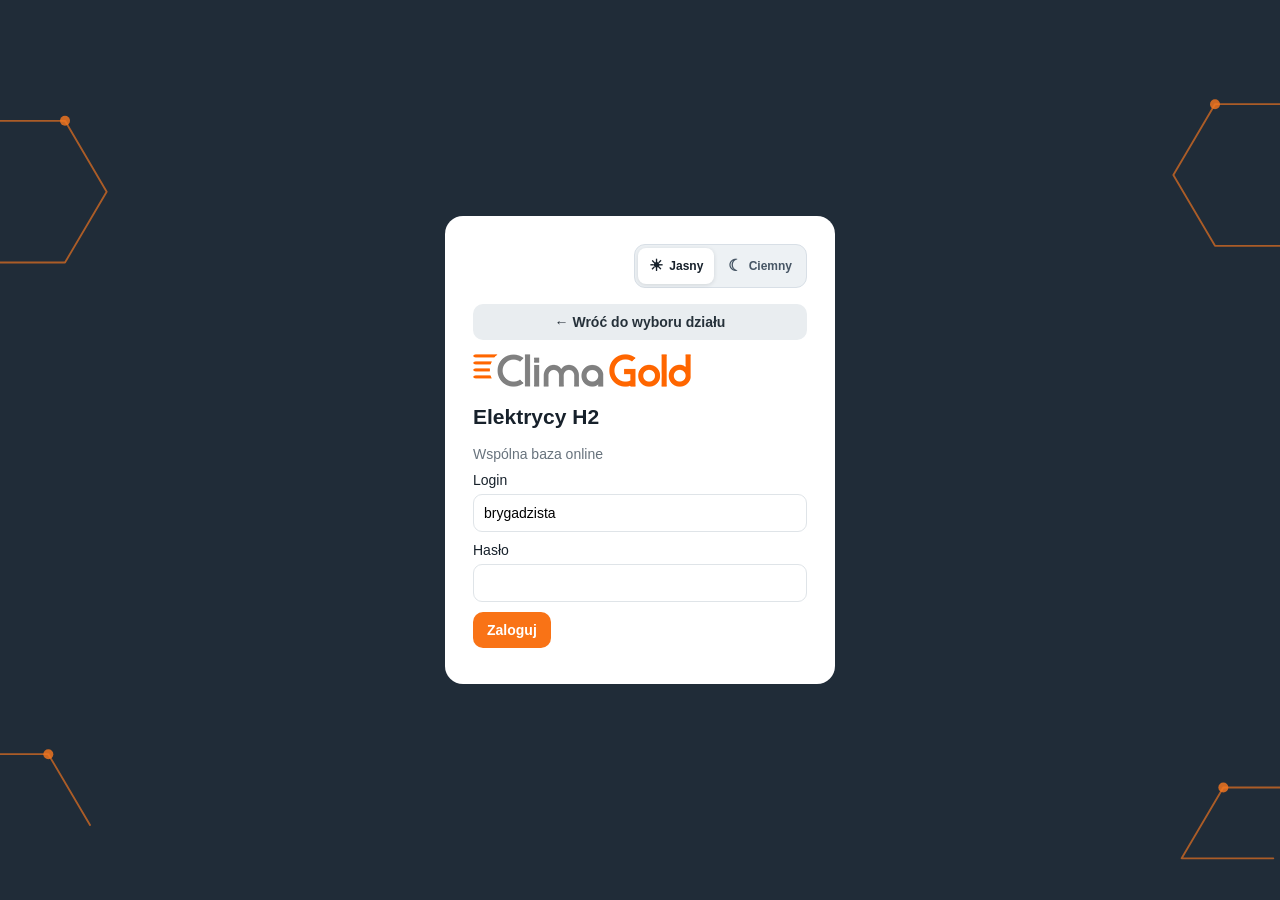
<file: h2.html>
<!doctype html><html lang="pl"><head><meta charset="utf-8"><meta name="viewport" content="width=device-width,initial-scale=1,viewport-fit=cover"><meta name="theme-color" content="#1d2832"><title>Clima Gold — Elektrycy H2</title><style>
:root{--bg:#f4f6f8;--card:#fff;--ink:#17212b;--muted:#68737d;--gold:#c79b36;--dark:#1d2832;--line:#dfe4e8}*{box-sizing:border-box}body{margin:0;font:14px Arial,sans-serif;background:var(--bg);color:var(--ink)}button,input,select,textarea{font:inherit}.login{min-height:100vh;display:grid;place-items:center;background:#1d2832;padding:16px}.login .box{width:min(92vw,390px);background:white;padding:28px;border-radius:18px}.brand{display:flex;align-items:center;gap:9px;font-size:26px;font-weight:800;line-height:1;letter-spacing:-.4px}.brandmark{display:inline-flex;flex-direction:column;gap:3px;width:26px;flex:0 0 26px}.brandmark i{display:block;height:4px;background:#e58a1f;border-radius:999px}.brandmark i:nth-child(1){width:26px}.brandmark i:nth-child(2){width:20px}.brandmark i:nth-child(3){width:14px}.brandtext{display:inline-flex;align-items:baseline}.brand .clima{color:#72777d}.brand .gold{color:#e58a1f}.side .brand .clima{color:#d9dee3}.hint,.muted{color:var(--muted)}.field{display:grid;gap:6px;margin:10px 0}.field input,.field select,.field textarea{padding:10px;border:1px solid var(--line);border-radius:9px;background:white}.btn{border:0;border-radius:9px;padding:10px 14px;background:var(--gold);font-weight:700;cursor:pointer}.btn.secondary{background:#e9edf0}.btn.danger{background:#f4dddd;color:#8b2222}.app{display:none}.side{position:fixed;inset:0 auto 0 0;width:230px;background:var(--dark);color:white;padding:22px 14px;display:flex;flex-direction:column;overflow-y:auto}.side .brand{padding:0 8px 18px}.hall{display:inline-block;background:#ffe7c2;color:#6b4c09;padding:4px 8px;border-radius:99px;margin:0 8px 12px;font-weight:800}.nav button{display:block;width:100%;text-align:left;background:transparent;color:#dfe5ea;border:0;padding:12px;border-radius:8px;margin:3px 0;cursor:pointer}.nav button.active,.nav button:hover{background:#31404d;color:white}.main{margin-left:230px;padding:24px}.top{display:flex;justify-content:space-between;align-items:center;margin-bottom:20px}.cards{display:grid;grid-template-columns:repeat(4,1fr);gap:14px}.card{background:var(--card);border:1px solid var(--line);border-radius:14px;padding:16px}.kpi{font-size:27px;font-weight:800;margin-top:5px}.toolbar{display:flex;gap:8px;flex-wrap:wrap;margin:12px 0}.entryfilter.active{background:#e58a1f;color:#fff}.tablewrap{overflow:auto;background:white;border:1px solid var(--line);border-radius:12px}table{border-collapse:collapse;width:100%;min-width:950px}th,td{padding:10px;border-bottom:1px solid var(--line);text-align:left;white-space:nowrap}th{background:#f7f8f9;position:sticky;top:0}.view{display:none}.view.active{display:block}.modal{display:none;position:fixed;inset:0;background:#0008;z-index:1000;place-items:center;padding:12px}.modal.open{display:grid}.dialog{background:white;border-radius:16px;padding:20px;width:min(95vw,850px);max-height:92vh;overflow:auto}.grid{display:grid;grid-template-columns:repeat(3,1fr);gap:10px}.empgrid{display:grid;grid-template-columns:2fr 1fr;gap:8px;align-items:end}.empblock{border:1px solid var(--line);border-radius:12px;padding:12px;margin:10px 0;background:#fbfcfd}.empsystems{margin-top:8px}.empsystems .dayrow{grid-template-columns:1.4fr 1fr}.empname{font-weight:800;margin-bottom:4px}.daybox{margin:14px 0;padding:12px;border:1px solid var(--line);border-radius:12px;background:#f9fafb}.dayrow{display:grid;grid-template-columns:1.4fr 1fr;gap:10px;align-items:center;padding:7px 0;border-bottom:1px solid var(--line)}.rank{font-size:15px;padding:10px 0;border-bottom:1px solid var(--line)}.listrow{display:flex;gap:8px;margin:6px 0}.listrow input{flex:1}.tag{padding:3px 8px;border-radius:999px;background:#eee}.mark-yellow{background:#fff4b8}.mark-green{background:#dff4df}.mark-blue{background:#dcecff}.mark-red{background:#ffdede}.mark-orange{background:#ffe7c2}.mark-purple{background:#eadfff}.online{margin-top:auto;background:white;color:var(--ink);border:2px solid #f28c18;border-radius:10px;padding:9px;box-shadow:0 3px 12px #0003;font-size:12px}.online b{color:#2f7d32}.online .statusbuttons{display:flex;gap:5px;flex-wrap:wrap;margin-top:7px}.online .btn{padding:6px 7px;font-size:12px}.error{color:#a11;margin-top:8px}@media(max-width:800px){.side{position:static;width:auto;padding:12px}.side .brand{padding:0 8px 8px}.nav{display:flex;overflow:auto}.nav button{white-space:nowrap}.main{margin:0;padding:12px}.cards{grid-template-columns:1fr 1fr}.grid,.empgrid{grid-template-columns:1fr}.top{align-items:flex-start}.online{margin-top:10px;max-width:none}table{min-width:800px}}

/* v7: Akcje zawsze widoczne z lewej */
#entries .tablewrap{position:relative}
#entries table th.actioncol,
#entries table td.actioncol{
  position:sticky;
  left:0;
  z-index:4;
  min-width:145px;
  background:#fff;
  box-shadow:5px 0 8px rgba(0,0,0,.08)
}
#entries table th.actioncol{
  z-index:6;
  background:#f7f8f9
}
#entries table td.actioncol .btn{
  padding:8px 10px
}
#entries tr.mark-yellow td.actioncol{background:#fff4b8}
#entries tr.mark-green td.actioncol{background:#dff4df}
#entries tr.mark-blue td.actioncol{background:#dcecff}
#entries tr.mark-red td.actioncol{background:#ffdede}
#entries tr.mark-orange td.actioncol{background:#ffe7c2}
#entries tr.mark-purple td.actioncol{background:#eadfff}
#entries td:nth-child(5),
#entries td:nth-child(6),
#entries td:nth-child(8){
  white-space:normal;
  min-width:140px;
}
@media(max-width:800px){
  #entries table th.actioncol,
  #entries table td.actioncol{min-width:132px}
  #entries table td.actioncol .btn{padding:7px 8px;font-size:12px}
}


/* v8: cała tabela Ewidencji mieści się przy 100% */
#entries .tablewrap{
  overflow-x:hidden;
}
#entries table{
  width:100%;
  min-width:0;
  table-layout:fixed;
  font-size:12px;
}
#entries th,
#entries td{
  padding:7px 6px;
  white-space:normal;
  overflow-wrap:anywhere;
  word-break:normal;
  vertical-align:top;
}
#entries th:nth-child(1),#entries td:nth-child(1){width:13%}
#entries th:nth-child(2),#entries td:nth-child(2){width:13%}
#entries th:nth-child(3),#entries td:nth-child(3){width:9%}
#entries th:nth-child(4),#entries td:nth-child(4){width:11%}
#entries th:nth-child(5),#entries td:nth-child(5){width:18%}
#entries th:nth-child(6),#entries td:nth-child(6){width:16%}
#entries th:nth-child(7),#entries td:nth-child(7){width:8%}
#entries th:nth-child(8),#entries td:nth-child(8){width:12%}

#entries table th.actioncol,
#entries table td.actioncol{
  position:static;
  min-width:0;
  box-shadow:none;
}
#entries td.actioncol .btn{
  display:block;
  width:100%;
  margin:0 0 5px 0;
  padding:6px 4px;
  font-size:11px;
}
#entries td.actioncol .btn:last-child{margin-bottom:0}

@media(max-width:1100px){
  .side{width:205px;padding-left:10px;padding-right:10px}
  .main{margin-left:205px;padding:16px}
  #entries table{font-size:11px}
  #entries th,#entries td{padding:6px 4px}
  #entries td.actioncol .btn{font-size:10px;padding:5px 3px}
}

@media(max-width:800px){
  #entries .tablewrap{overflow-x:auto}
  #entries table{
    min-width:760px;
    font-size:11px;
  }
}


/* v10: poprawka układu na telefonie */
@media(max-width:800px){
  html,body{width:100%;max-width:100%;overflow-x:hidden}
  .side{
    position:static !important;
    inset:auto !important;
    width:100% !important;
    max-width:100% !important;
    padding:12px !important;
  }
  .main{
    margin-left:0 !important;
    width:100% !important;
    max-width:100% !important;
    padding:12px !important;
  }
  .top{
    width:100%;
    gap:10px;
    align-items:center;
  }
  .top h1{font-size:28px;margin:0}
  .toolbar{width:100%}
  #entries .toolbar input{
    width:100%;
    min-width:0 !important;
  }
  #entries .tablewrap{
    width:100%;
    max-width:100%;
    overflow-x:auto !important;
    -webkit-overflow-scrolling:touch;
  }
  #entries table{
    width:760px !important;
    min-width:760px !important;
    table-layout:fixed;
  }
  #entries table th.actioncol,
  #entries table td.actioncol{
    position:sticky !important;
    left:0 !important;
    z-index:4;
    background:#fff;
    box-shadow:4px 0 7px rgba(0,0,0,.08) !important;
  }
  #entries table th.actioncol{
    z-index:6;
    background:#f7f8f9;
  }
  #entries tr.mark-yellow td.actioncol{background:#fff4b8}
  #entries tr.mark-green td.actioncol{background:#dff4df}
  #entries tr.mark-blue td.actioncol{background:#dcecff}
  #entries tr.mark-red td.actioncol{background:#ffdede}
  #entries tr.mark-orange td.actioncol{background:#ffe7c2}
  #entries tr.mark-purple td.actioncol{background:#eadfff}
}


/* v11: wybór miesiąca w Ewidencji */
@media(max-width:800px){
  #entries .toolbar{
    display:grid;
    grid-template-columns:1fr 1fr;
    gap:8px;
  }
  #entries .toolbar #addbtn{grid-column:1 / -1}
  #entries .toolbar #entryMonth{width:100%;min-width:0}
  #entries .toolbar #search{grid-column:1 / -1;width:100%}
}


/* v12: pełne opisy nagłówków w Ocenach */
#ratings th{
  white-space:normal;
  text-align:center;
  line-height:1.2;
  vertical-align:middle;
}
#ratings td:nth-child(n+3){
  text-align:center;
}
@media(max-width:800px){
  #ratings table{min-width:980px}
  #ratings th{font-size:12px}
}


/* v13: indywidualny udział pracownika w pracy */
.participation{margin:8px 0 4px;padding:9px;border:1px dashed var(--line);border-radius:10px;background:#fff}
.partbuttons{display:flex;gap:7px;flex-wrap:wrap}
.partbuttons .btn{padding:7px 9px;font-size:12px}
.partfields{display:none;grid-template-columns:auto 1fr 1fr auto;gap:7px;align-items:center;margin-top:8px}
.partfields.open{display:grid}
.partfields input{width:100%;min-width:0;padding:7px;border:1px solid var(--line);border-radius:8px}
.partstatus{margin-top:7px;font-size:12px}
#stats .statsnote{line-height:1.45}
@media(max-width:800px){
  .partbuttons{display:grid;grid-template-columns:1fr 1fr}
  .partbuttons .btn{width:100%}
  .partfields{grid-template-columns:1fr 1fr}
  .partfields .partlabel{grid-column:1 / -1}
}


/* v14: wstrzymanie / ponowne rozpoczęcie pracy */
.pausebox{margin:8px 0 4px;padding:9px;border:1px solid var(--line);border-radius:10px;background:#f9fafb}
.pausebuttons{display:flex;gap:7px;flex-wrap:wrap;margin:7px 0}
.pausebuttons .btn{padding:7px 9px;font-size:12px}
.pauselist{display:grid;gap:7px;margin-top:8px}
.pauserow{display:grid;grid-template-columns:auto 1fr 1fr auto 1fr 1fr auto;gap:6px;align-items:center;padding:7px;border:1px solid var(--line);border-radius:9px;background:#fff}
.pauserow input{width:100%;min-width:0;padding:7px;border:1px solid var(--line);border-radius:8px}
.pausestatus{margin-top:7px;font-size:12px}
@media(max-width:800px){.pausebuttons{display:grid;grid-template-columns:1fr 1fr}.pausebuttons .btn{width:100%}.pauserow{grid-template-columns:auto 1fr 1fr}.pauserow .pause-to-label{grid-column:1}.pauserow .pause-delete{grid-column:1 / -1;width:100%}}


/* v16: szybki START / KONIEC pracy */
/* v19: automatyczne święta PL + niedziele; soboty ręcznie; ikona końca ⏹️ */
/* v20: filtr W TOKU w Ewidencji */
.quickwork{display:grid;grid-template-columns:1fr 1fr;gap:10px;margin:12px 0 16px}
.quickwork .btn{display:flex;align-items:center;justify-content:center;gap:8px;font-size:15px;padding:12px}
.quickwork .qicon{display:inline-flex;align-items:center;justify-content:center;width:24px;height:24px;flex:0 0 24px;color:#222}
.quickwork .qicon svg{display:block;width:22px;height:22px;fill:currentColor}
.quickwork .qicon.stop svg{width:23px;height:23px}
@media(max-width:800px){.quickwork{grid-template-columns:1fr 1fr}.quickwork .btn{font-size:14px;padding:11px 8px}.quickwork .qicon{width:23px;height:23px;flex-basis:23px}.quickwork .qicon svg{width:21px;height:21px}.quickwork .qicon.stop svg{width:22px;height:22px}}

/* v21: statystyki pełne prace / udziały + wykresy */
/* v22: START/KONIEC — własne SVG, identyczne na telefonie i komputerze */
/* FINAL v24: odświeżona grafika Dashboardu i nawigacji */
/* FINAL v25: górny pasek do pełnej szerokości */
/* FINAL v26: ranking wspólnym czasem centrali + soboty domyślnie wolne */
/* FINAL v27: 2 pracowników domyślnie + dodawanie do 4 + sekcje centrali dzielonej */
/* FINAL v28: pomarańczowy Dodaj pracownika + sekcja pod typem */
/* FINAL v29: sekcja przeniesiona nad nagłówek pracowników */
/* FINAL v30: do 10 pracowników + możliwość usunięcia każdego */
/* FINAL v31: sekcja centrali dzielonej ma rozmiar zwykłego pola i złote wyróżnienie */
/* FINAL v32: filtry rodzaju centrali i pracownika w Ewidencji */
/* FINAL v33: filtr pracownika w Statystykach */
/* FINAL v34: Wszystkie resetuje wszystkie filtry Ewidencji */
/* FINAL v35: planowe przerwy wg systemu pracy i grupy A/B */
/* FINAL v36: grupy A/B tylko Montaż H1 + przypisanie osób w ustawieniach */
.statscharts{display:grid;grid-template-columns:1fr 1fr;gap:14px;margin-top:14px}
.statscharts .wide{grid-column:1/-1}
.chartlegend{display:flex;gap:16px;flex-wrap:wrap;font-size:12px;color:var(--muted);margin:2px 0 12px}
.chartlegend i{display:inline-block;width:12px;height:12px;border-radius:3px;vertical-align:-2px;margin-right:4px}
.lg-full,.barseg.full{background:#e58a1f}
.lg-part,.barseg.part{background:#8a949d}
.chartbox{display:flex;flex-direction:column;gap:9px}
.chartrow{display:grid;grid-template-columns:minmax(115px,170px) 1fr auto;gap:9px;align-items:center}
.chartname{font-size:12px;font-weight:800;white-space:nowrap;overflow:hidden;text-overflow:ellipsis}
.charttrack{height:14px;background:#edf0f2;border-radius:999px;overflow:hidden;display:flex}
.barseg{height:100%;min-width:0}
.chartvalue{min-width:110px;text-align:right;font-size:12px;color:var(--muted);white-space:nowrap}
.chartempty{color:var(--muted);font-size:13px;padding:8px 0}
@media(max-width:800px){.statscharts{grid-template-columns:1fr}.statscharts .wide{grid-column:auto}.chartrow{grid-template-columns:105px 1fr}.chartvalue{grid-column:2;text-align:left;min-width:0;margin-top:-6px}}


/* TEST v23 — odświeżona grafika aplikacji */
:root{--orange:#f97316;--orange2:#e58a1f;--navy:#202c38;--softbg:#f3f5f7}
body{background:var(--softbg)}
.side{
  width:220px;
  background:linear-gradient(180deg,#202d39 0%,#263746 100%);
  padding:20px 12px;
  box-shadow:6px 0 25px rgba(20,31,42,.08)
}
.side .brand{padding:2px 8px 14px;font-size:28px}
.side .brand .clima{color:#f2f4f6}
.side .brand .gold{color:#ff7a21}
.side .hall{
  margin:0 8px 16px;
  background:#f0f2f4;
  color:#4d5862;
  border-radius:7px;
  font-size:11px;
  letter-spacing:.3px;
  padding:6px 9px
}
.nav{display:grid;gap:5px}
.nav button{
  display:flex;
  align-items:center;
  gap:11px;
  padding:12px 13px;
  margin:0;
  border-radius:10px;
  color:#eef2f5;
  font-weight:700;
  transition:.15s ease
}
.nav button:hover{background:#344757}
.nav button.active{
  background:linear-gradient(135deg,#ff7a21,#f26817);
  color:#fff;
  box-shadow:0 6px 16px rgba(242,104,23,.25)
}
.navsvg{display:inline-flex;width:22px;height:22px;flex:0 0 22px}
.navsvg svg{width:100%;height:100%;fill:currentColor}
.online{
  background:rgba(255,255,255,.07);
  border:1px solid rgba(255,255,255,.08);
  border-radius:12px;
  padding:10px;
  font-size:11px
}
.online .btn{font-size:11px;padding:7px 8px}
.main{margin-left:220px;padding:0 24px 28px;min-height:100vh}
.top{
  margin:0 -24px 22px;
  padding:16px 24px;
  background:#fff;
  border-bottom:1px solid #e8ebee;
  box-shadow:0 3px 12px rgba(29,40,50,.04);
  position:sticky;
  top:0;
  z-index:8
}
.top h1{font-size:20px;margin:0 0 2px}
.top .btn{border-radius:10px}
.card,.tablewrap,.dash-panel,.dash-kpi-card{
  box-shadow:0 6px 20px rgba(29,40,50,.055)
}
.btn{background:var(--orange);color:#fff;border-radius:10px}
.btn.secondary{background:#e9edf0;color:#26313a}
.dash-hero{display:flex;align-items:end;justify-content:space-between;gap:14px;margin-bottom:18px}
.dash-hero h2{font-size:31px;line-height:1;margin:3px 0 8px}
.dash-eyebrow{font-size:11px;font-weight:800;color:#8a949d;text-transform:uppercase;letter-spacing:.8px}
.dash-add{min-width:135px}
.dash-kpis{display:grid;grid-template-columns:repeat(4,1fr);gap:14px;margin-bottom:16px}
.dash-kpi-card{
  appearance:none;
  border:1px solid #e5e9ed;
  background:#fff;
  border-radius:15px;
  padding:15px;
  display:flex;
  align-items:center;
  gap:13px;
  text-align:left;
  cursor:pointer;
  color:#17212b;
  min-height:120px
}
.dash-kpi-card:hover{transform:translateY(-1px);border-color:#d7dde2}
.dash-kpi-icon{
  width:47px;height:47px;border-radius:50%;
  display:grid;place-items:center;flex:0 0 47px
}
.dash-kpi-icon svg{width:25px;height:25px;fill:#fff}
.dash-kpi-icon.orange{background:linear-gradient(135deg,#ff7a21,#f26817)}
.dash-kpi-icon.green{background:#46a85a}
.dash-kpi-icon.slate{background:#566575}
.dash-kpi-copy{display:flex;flex-direction:column;min-width:0}
.dash-kpi-label{font-size:11px;font-weight:800;color:#66717b;line-height:1.2;margin-bottom:2px}
.dash-kpi-copy strong{font-size:28px;line-height:1.15}
.dash-kpi-copy small{font-size:11px;color:#5575a1;margin-top:5px}
.dash-panel{
  background:#fff;border:1px solid #e4e8eb;border-radius:15px;padding:0;margin:14px 0;overflow:hidden
}
.dash-panel-head{
  display:flex;align-items:center;justify-content:space-between;gap:10px;
  padding:15px 17px;border-bottom:1px solid #edf0f2
}
.dash-panel-head>div{display:flex;align-items:center;gap:9px}
.dash-panel-head h3{margin:0;font-size:17px}
.status-dot{width:28px;height:28px;border-radius:50%;display:inline-block;position:relative}
.status-dot.ongoing{background:#ff7a21}
.status-dot.done{background:#46a85a}
.status-dot::after{content:"";position:absolute;inset:8px;border:3px solid #fff;border-radius:50%}
.status-dot.done::after{border:0;width:11px;height:6px;inset:8px 0 0 8px;border-left:3px solid #fff;border-bottom:3px solid #fff;transform:rotate(-45deg)}
.dash-link{border:0;background:transparent;color:#5575a1;font-weight:700;cursor:pointer;font-size:12px}
.dash-list{width:100%}
.dash-list-scroll{max-height:500px;overflow:auto;overscroll-behavior:contain}
.dash-entry-kpi{display:grid;grid-template-columns:auto minmax(0,1fr);grid-template-rows:auto auto;align-content:center;gap:6px 10px;cursor:default}
.dash-entry-kpi:hover{transform:none;border-color:#e4e8eb}
.dash-entry-kpi .dash-kpi-icon{grid-column:1;grid-row:1}
.dash-entry-kpi .dash-kpi-copy{grid-column:2;grid-row:1}
.dash-entry-switch{grid-column:1/-1;display:flex;align-items:center;justify-content:center;gap:4px;padding:4px;background:#f1f3f5;border-radius:10px;width:100%}
.dash-entry-toggle{border:0;background:transparent;color:#66717b;font-weight:700;font-size:12px;padding:8px 10px;border-radius:7px;cursor:pointer;white-space:nowrap;flex:1}
.dash-entry-toggle.active{background:#fff;color:#17212b;box-shadow:0 1px 4px #17212b1a}
@media(max-width:560px){.dash-entry-toggle{font-size:11px;padding:7px 6px}}
.dash-row{
  display:grid;
  grid-template-columns:minmax(120px,1fr) minmax(110px,1fr) minmax(180px,1.5fr) minmax(120px,1fr) auto;
  align-items:center;gap:10px;padding:12px 17px;border-bottom:1px solid #edf0f2
}
.dash-row:last-child{border-bottom:0}
.dash-row.head{background:#f7f8f9;color:#5f6a74;font-size:11px;font-weight:800;padding-top:10px;padding-bottom:10px}
.dash-row:not(.head):hover{background:#fbfcfd}
.dash-cell{min-width:0}
.dash-cell b{display:block;overflow:hidden;text-overflow:ellipsis;white-space:nowrap}
.dash-cell small{color:#7a858e}
.dash-open{
  border:0;background:#eef1f3;color:#33404b;font-weight:800;
  border-radius:8px;padding:8px 10px;cursor:pointer
}
.dash-empty{padding:24px;text-align:center;color:#7a858e}
.tablewrap{border-radius:14px;border-color:#e4e8eb}
th{background:#f6f8f9}
.card{border-radius:15px;border-color:#e4e8eb}
@media(max-width:1180px){
  .dash-kpis{grid-template-columns:repeat(2,1fr)}
}
@media(max-width:800px){
  body{padding-bottom:74px}
  .side{
    position:static !important;
    width:100% !important;
    padding:10px 12px !important;
    display:grid;
    grid-template-columns:1fr auto;
    align-items:center;
    gap:6px
  }
  .side .brand{padding:0 4px;font-size:24px}
  .side .hall{margin:0 4px;padding:5px 7px;grid-column:2}
  .side .online{grid-column:1 / -1;margin:4px 0 0;padding:8px}
  .nav{
    position:fixed;
    left:0;right:0;bottom:0;
    z-index:30;
    background:#fff;
    border-top:1px solid #dfe4e8;
    display:flex;
    overflow-x:auto;
    gap:0;
    padding:5px 5px calc(5px + env(safe-area-inset-bottom));
    box-shadow:0 -6px 22px rgba(20,31,42,.09)
  }
  .nav button{
    min-width:82px;
    flex:1 0 82px;
    color:#4f5a64;
    background:transparent;
    flex-direction:column;
    gap:2px;
    padding:6px 5px 5px;
    font-size:10px;
    border-radius:8px
  }
  .nav button.active{background:#fff3ea;color:#f26817;box-shadow:none}
  .navsvg{width:21px;height:21px;flex-basis:21px}
  .main{margin-left:0 !important;padding:0 12px 18px !important}
  .top{
    margin:0 -12px 15px;
    padding:10px 12px;
    position:static
  }
  .top h1{font-size:18px}
  .dash-hero{align-items:center;margin-bottom:13px}
  .dash-hero h2{font-size:27px}
  .dash-hero .muted,.dash-eyebrow{display:none}
  .dash-add{min-width:auto;padding:9px 11px}
  .dash-kpis{grid-template-columns:1fr 1fr;gap:8px;margin-bottom:10px}
  .dash-kpi-card{padding:11px;min-height:96px;gap:9px}
  .dash-kpi-icon{width:36px;height:36px;flex-basis:36px}
  .dash-kpi-icon svg{width:20px;height:20px}
  .dash-kpi-label{font-size:9px}
  .dash-kpi-copy strong{font-size:22px}
  .dash-kpi-copy small{display:none}
  .dash-panel{margin:10px 0}
  .dash-panel-head{padding:12px}
  .dash-panel-head h3{font-size:15px}
  .dash-link{font-size:11px}
  .dash-row.head{display:none}
  .dash-row{
    grid-template-columns:1fr auto;
    padding:11px 12px;
    gap:4px 10px
  }
  .dash-row .dash-cell:nth-child(2),
  .dash-row .dash-cell:nth-child(3){
    grid-column:1
  }
  .dash-row .dash-cell:nth-child(4){grid-column:2;grid-row:1 / span 2;text-align:right}
  .dash-row .dash-open{grid-column:2;grid-row:3}
}


/* FINAL v25: górny pasek zawsze do prawej krawędzi */
@media(min-width:801px){
  .top{
    width:calc(100vw - 220px);
    box-sizing:border-box;
  }
}
@media(max-width:800px){
  .top{
    width:calc(100% + 24px) !important;
    box-sizing:border-box;
  }
}


/* FINAL v26: soboty + wspólny czas centrali do rankingu */
.saturdayrow{background:#fff8ee;border-radius:9px;padding:6px 8px}
.satbadge{display:inline-block;margin-left:6px;padding:2px 6px;border-radius:999px;background:#f6c36a;color:#5b4313;font-size:10px;vertical-align:1px}


/* FINAL v27: dynamiczni pracownicy + sekcje centrali dzielonej */
.empaddbar{margin:8px 0 14px}
.empremove{margin-top:4px;font-size:12px;padding:7px 10px}
#sectionField{background:#fff8ee;border:1px solid #f1d8a4;border-radius:10px;padding:8px 10px}
#sectionsCard textarea{min-height:92px;resize:vertical}
.sectiontag{display:inline-block;padding:2px 7px;border-radius:999px;background:#fff0cf;color:#654a12;font-weight:800;font-size:11px;margin-left:5px}


/* FINAL v28: pomarańczowy Dodaj pracownika + sekcja pod typem centrali */
.empaddbar #addEmpBtn{
  background:#f97316 !important;
  color:#fff !important;
  border:0;
  box-shadow:0 4px 10px rgba(249,115,22,.18);
}
.empaddbar #addEmpBtn:hover{background:#e96512 !important}
#sectionField{
  grid-column:1 / -1;
  width:100%;
  margin-top:-2px;
}
#sectionField select{max-width:360px}
@media(max-width:800px){
  #sectionField{grid-column:1 / -1}
  #sectionField select{max-width:none}
}


/* FINAL v29: sekcja centrali dzielonej we wskazanym miejscu */
#sectionField{
  width:100%;
  margin:4px 0 12px;
  padding:0;
  background:transparent;
  border:0;
}
#sectionField label{font-weight:700}
#sectionField select{width:100%;max-width:none}


/* FINAL v31: sekcja centrali dzielonej jak zwykłe pole + złote wyróżnienie */
#sectionField{
  width:calc((100% - 20px)/3);
  margin:4px 0 12px;
  padding:10px;
  background:#fff4c7;
  border:1px solid #d9ad45;
  border-radius:10px;
  box-shadow:0 2px 8px rgba(217,173,69,.12);
}
#sectionField label{
  font-weight:700;
  color:#5d4611;
}
#sectionField select{
  width:100%;
  max-width:none;
  background:#fffdf6;
  border:1px solid #d9ad45;
}
@media(max-width:800px){
  #sectionField{
    width:100%;
  }
}


/* FINAL v32: filtry rodzaju centrali i pracownika w Ewidencji */
.entryselect{
  padding:10px;
  border:1px solid var(--line);
  border-radius:9px;
  background:#fff;
  min-width:190px;
  max-width:240px;
}
@media(max-width:800px){
  .entryselect{
    min-width:0;
    max-width:none;
    width:100%;
  }
}


/* FINAL v35: planowe przerwy + grupy A/B */
.breaksystem{border:1px solid var(--line);border-radius:10px;padding:10px;margin:10px 0;background:#fafbfc}
.breaksystem>b{display:block;margin-bottom:8px}
.breakgrid{display:grid;grid-template-columns:1fr 1fr;gap:8px}
.breakgrid .field{margin:0}
.breakgroupnote{padding:8px 10px;border:1px solid #ead39b;background:#fff8df;border-radius:9px;margin:6px 0 10px;color:#5f4a18}
@media(max-width:800px){.breakgrid{grid-template-columns:1fr}}


/* FINAL v36: grupy przerw tylko Montaż H1 */
/* FINAL v37: zegary czasu + rozwijane ustawienia przerw */
/* FINAL v38: działający ręczny refresh + czytelne opisy czasu Dashboardu */
/* FINAL v39: Ustawienia podzielone na osobne przyciski i panele */
/* FINAL v40: systemy pracy tylko dla dni faktycznego udziału pracownika */
/* FINAL v41: naprawione wyświetlanie pracowników w Ustawienia → Grupy */
/* FINAL v42: Ewidencja bez A/B w systemie + godzina startu zamiast 'w toku' */
/* FINAL v43: W TOKU pozostaje widoczne + godzina startu */
/* FINAL v44: zakończone wpisy mają widoczny status ZAKOŃCZONE */
/* FINAL v45: uproszczony opis ustawień przerw */
/* FINAL v46: Montaż H1 ma wskazówkę o przypisaniu pracowników do Grup A/B */
/* FINAL v47: wybór dzisiejszego systemu pracy na Dashboardzie */
/* FINAL v48: bez Grup A/B + status ZATRZYMANA + filtry ZATRZYMANE/ZAKOŃCZONE */
/* FINAL v49: przycisk ZAKOŃCZONE bez licznika */
/* FINAL v50: Statystyki — ranking ilości i testowy wynik ilość + czas bez norm */
/* FINAL v51: Statystyki podzielone na kategorie z osobnymi tabelami i wykresami */
/* FINAL v52: Podsumowanie / Czas / Ilość i czas — bez punktów, z ikonami i ilustracjami */
/* FINAL v53: prostszy opis Ilość i czas + zawsze widoczny Zapisz na telefonie */
/* FINAL v54: tylko aktywny przycisk Ilość/Czas jest pomarańczowy */
/* FINAL v55: statystyki Podsumowanie / Wydajność / Udziały */
/* FINAL v56: wspólne wstrzymanie/wznowienie centrali + oceny sortują się od razu */
.groupbadge{display:flex;align-items:center;min-height:39px;padding:9px 11px;border:1px solid #e6c66f;border-radius:9px;background:#fff7d8;color:#60470d;font-weight:800}
.groupassign{display:grid;grid-template-columns:minmax(180px,1fr) 130px;gap:10px;align-items:center;padding:7px 0;border-bottom:1px solid var(--line)}
.groupassign:last-child{border-bottom:0}
.groupassign select{padding:9px;border:1px solid var(--line);border-radius:9px;background:#fff}
@media(max-width:800px){.groupassign{grid-template-columns:1fr}}


/* FINAL v37: rozwijane przerwy z zegarami */
.breakaccordion{
  border:1px solid var(--line);
  border-radius:12px;
  margin:10px 0;
  background:#fff;
  overflow:hidden;
}
.breakaccordion>summary{
  list-style:none;
  cursor:pointer;
  display:flex;
  align-items:center;
  justify-content:space-between;
  gap:12px;
  padding:13px 14px;
  font-weight:800;
  background:#f7f8fa;
  user-select:none;
}
.breakaccordion>summary::-webkit-details-marker{display:none}
.breakaccordion>summary:after{
  content:"⌄";
  font-size:20px;
  line-height:1;
  transition:transform .18s ease;
}
.breakaccordion[open]>summary:after{transform:rotate(180deg)}
.breakaccordion[open]>summary{
  background:#fff7dc;
  border-bottom:1px solid #ead49b;
}
.breaksummaryleft{display:flex;align-items:center;gap:9px}
.breakclockicon{
  width:28px;height:28px;border-radius:50%;
  display:inline-flex;align-items:center;justify-content:center;
  background:#fff0bd;border:1px solid #dfba59;color:#73530a;
  font-size:16px;
}
.breakcount{font-size:12px;font-weight:700;color:var(--muted)}
.breakaccordionbody{padding:12px}
.breakgroups{display:grid;grid-template-columns:1fr 1fr;gap:12px}
.breakgroups.single{grid-template-columns:1fr}
.breakgroupbox{
  border:1px solid #e7d6a6;
  background:#fffaf0;
  border-radius:11px;
  padding:11px;
}
.breakgrouphead{
  display:flex;align-items:center;justify-content:space-between;
  gap:10px;margin-bottom:9px;font-weight:800;color:#634b12;
}
.breakrows{display:flex;flex-direction:column;gap:8px}
.breakrow{
  display:grid;
  grid-template-columns:auto minmax(105px,1fr) auto minmax(105px,1fr) auto;
  gap:7px;
  align-items:end;
  padding:8px;
  background:#fff;
  border:1px solid var(--line);
  border-radius:10px;
}
.breakrowclock{
  width:32px;height:32px;border-radius:9px;
  display:flex;align-items:center;justify-content:center;
  background:#fff3c9;color:#6b4f0a;border:1px solid #e1c26b;
  align-self:center;
}
.breaktimefield label{display:block;font-size:11px;color:var(--muted);margin:0 0 3px}
.breaktimefield input[type=time]{
  width:100%;
  min-height:38px;
  padding:7px 8px;
  border:1px solid #d9ad45;
  background:#fffdf7;
  border-radius:8px;
  font-weight:700;
}
.breakdash{align-self:center;font-weight:900;color:#8a6d1e;padding-bottom:2px}
.breakremove{
  align-self:center;
  min-width:38px;
  height:38px;
  padding:0 10px !important;
}
.addbreakbtn{
  margin-top:9px;
  background:#fff3c9 !important;
  border:1px solid #dfba59 !important;
  color:#684d0b !important;
}
@media(max-width:800px){
  .breakgroups{grid-template-columns:1fr}
  .breakrow{grid-template-columns:32px 1fr 20px 1fr 38px}
}
@media(max-width:520px){
  .breakrow{
    grid-template-columns:32px 1fr 38px;
    align-items:center;
  }
  .breakrowclock{grid-column:1}
  .breaktimefield.start{grid-column:2}
  .breakremove{grid-column:3;grid-row:1}
  .breakdash{display:none}
  .breaktimefield.end{grid-column:2;grid-row:2}
}


/* FINAL v39: Ustawienia jako czytelne menu */
.settingsmenu{
  display:grid;
  grid-template-columns:repeat(3,minmax(0,1fr));
  gap:10px;
  margin:0 0 14px;
}
.settingsmenubtn{
  appearance:none;
  border:1px solid var(--line);
  background:#fff;
  color:var(--ink);
  border-radius:13px;
  padding:12px 13px;
  display:flex;
  align-items:center;
  gap:10px;
  text-align:left;
  cursor:pointer;
  min-height:68px;
  transition:.16s ease;
  box-shadow:0 1px 3px rgba(0,0,0,.03);
}
.settingsmenubtn:hover{
  border-color:#e7b061;
  transform:translateY(-1px);
}
.settingsmenubtn.active{
  background:#fff5e8;
  border-color:#e58a1f;
  box-shadow:0 0 0 2px rgba(229,138,31,.10);
}
.settingsmenubtn b{
  display:block;
  font-size:14px;
  margin-bottom:2px;
}
.settingsmenubtn small{
  display:block;
  color:var(--muted);
  font-size:11px;
  font-weight:600;
}
.settingsicon{
  width:38px;
  height:38px;
  flex:0 0 38px;
  border-radius:10px;
  display:flex;
  align-items:center;
  justify-content:center;
  background:#f3f4f6;
  font-size:18px;
  font-weight:900;
}
.settingsmenubtn.active .settingsicon{
  background:#e58a1f;
  color:#fff;
}
.settingscontent{
  min-height:240px;
}
.settingpanel{
  display:none;
  margin:0;
}
.settingpanel.active{
  display:block;
}
.settingspanelhead{
  display:flex;
  align-items:flex-start;
  justify-content:space-between;
  gap:12px;
  margin-bottom:12px;
}
.settingspanelhead h3{
  margin:0 0 4px;
}
.settingssavebar{
  display:flex;
  justify-content:flex-end;
  padding:12px 0 2px;
}
.settingssavebtn{
  min-width:190px;
  background:#e58a1f;
}
#settings .listrow{
  background:#fafbfc;
  border:1px solid var(--line);
  border-radius:10px;
  padding:7px;
  align-items:center;
}
#settings .listrow input{
  min-width:0;
}
@media(max-width:900px){
  .settingsmenu{grid-template-columns:repeat(2,minmax(0,1fr))}
}
@media(max-width:560px){
  .settingsmenu{grid-template-columns:1fr}
  .settingsmenubtn{min-height:58px;padding:10px 11px}
  .settingspanelhead{flex-direction:column}
  .settingspanelhead .btn{width:100%}
  .settingssavebtn{width:100%}
}


/* FINAL v47: dzisiejszy system pracy */
.today-system-card{
  display:flex;
  align-items:center;
  justify-content:space-between;
  gap:18px;
  margin:0 0 14px;
  padding:14px 16px;
  background:#fff;
  border:1px solid var(--line);
  border-radius:14px;
  box-shadow:0 1px 4px rgba(0,0,0,.04);
}
.today-system-copy{min-width:0}
.today-system-title{
  font-size:15px;
  font-weight:900;
  margin-bottom:4px;
}
.today-system-help{
  color:var(--muted);
  font-size:12px;
  line-height:1.4;
}
.today-system-control{
  min-width:260px;
  display:grid;
  grid-template-columns:auto minmax(155px,1fr);
  align-items:center;
  gap:6px 9px;
}
.today-system-date{
  grid-column:1;
  font-size:12px;
  font-weight:800;
  color:var(--muted);
  white-space:nowrap;
}
#todaySystemSelect{
  grid-column:2;
  min-height:42px;
  padding:9px 34px 9px 11px;
  border:1px solid #d7dce2;
  border-radius:10px;
  background:#fff;
  font-weight:800;
}
.today-system-card.missing{
  border-color:#e2b45f;
  background:#fffaf0;
}
.today-system-card.set{
  border-color:#b9d6c3;
}
.today-system-status{
  grid-column:2;
  font-size:11px;
  font-weight:800;
  min-height:15px;
}
.today-system-card.missing .today-system-status{color:#8a5b00}
.today-system-card.set .today-system-status{color:#267447}
@media(max-width:760px){
  .today-system-card{
    align-items:stretch;
    flex-direction:column;
    gap:10px;
  }
  .today-system-control{
    min-width:0;
    width:100%;
    grid-template-columns:1fr;
  }
  .today-system-date,#todaySystemSelect,.today-system-status{grid-column:1}
  #todaySystemSelect{width:100%}
}


/* FINAL v50: dodatkowe rankingi ilość + czas bez norm */
.statscompare{
  display:grid;
  grid-template-columns:1fr 1fr;
  gap:14px;
  margin-top:14px;
}
.statscomparecard h3{margin-top:0}
.statrankrow{
  display:grid;
  grid-template-columns:auto minmax(120px,1fr) auto;
  gap:9px;
  align-items:center;
  padding:10px 0;
  border-bottom:1px solid var(--line);
}
.statrankrow:last-child{border-bottom:0}
.statrankplace{
  width:28px;height:28px;border-radius:50%;
  display:flex;align-items:center;justify-content:center;
  background:#fff3df;
  color:#9a570b;
  font-weight:900;
}
.statrankname{
  font-weight:800;
  min-width:0;
  overflow:hidden;
  text-overflow:ellipsis;
  white-space:nowrap;
}
.statrankvalue{text-align:right;white-space:nowrap;font-weight:900}
.statranksub{display:block;font-size:11px;color:var(--muted);font-weight:600;margin-top:2px}
.statssmallnote{margin-top:10px;line-height:1.4;font-size:12px}
.combinedscore{
  display:inline-block;
  min-width:58px;
  text-align:center;
  padding:5px 8px;
  border-radius:999px;
  background:#fff0d9;
  color:#8c5009;
}
@media(max-width:800px){
  .statscompare{grid-template-columns:1fr}
}


/* FINAL v51: Statystyki podzielone na kategorie */
.statstabbar{
  display:flex;
  gap:8px;
  flex-wrap:wrap;
  margin:14px 0;
}
.statstab{
  appearance:none;
  border:1px solid var(--line);
  background:#fff;
  color:var(--ink);
  border-radius:11px;
  padding:10px 16px;
  font-weight:800;
  cursor:pointer;
}
.statstab.active{
  background:#e58a1f;
  border-color:#e58a1f;
  color:#fff;
}
.statspanel{display:none}
.statspanel.active{display:block}
.statscharts.onecol{grid-template-columns:1fr}
#stats .tablewrap table{min-width:720px}
@media(max-width:650px){
  .statstabbar{
    display:grid;
    grid-template-columns:1fr 1fr;
  }
  .statstab{width:100%;padding:10px 8px}
}


/* FINAL v52: proste i czytelne kategorie statystyk */
.statstabbar{
  display:grid;
  grid-template-columns:repeat(3,minmax(0,1fr));
  gap:10px;
  margin:14px 0;
}
.statstab{
  appearance:none;
  border:1px solid var(--line);
  background:#fff;
  color:var(--ink);
  border-radius:14px;
  padding:11px 12px;
  font-weight:800;
  cursor:pointer;
  display:flex;
  align-items:center;
  gap:10px;
  text-align:left;
  min-height:68px;
  box-shadow:0 1px 3px rgba(0,0,0,.03);
  transition:.16s ease;
}
.statstab:hover{transform:translateY(-1px);border-color:#e4a650}
.statstab.active{
  background:#fff5e8;
  border-color:#e58a1f;
  box-shadow:0 0 0 2px rgba(229,138,31,.10);
}
.statstabicon{
  width:40px;height:40px;flex:0 0 40px;
  display:flex;align-items:center;justify-content:center;
  border-radius:11px;background:#f2f4f7;color:#485466;
}
.statstabicon svg{width:24px;height:24px;fill:currentColor}
.statstab.active .statstabicon{background:#e58a1f;color:#fff}
.statstab b{display:block;font-size:14px}
.statstab small{display:block;color:var(--muted);font-size:11px;margin-top:2px}
.statspanel{display:none}
.statspanel.active{display:block}

.statcategoryhero{
  min-height:138px;
  display:flex;
  align-items:center;
  justify-content:space-between;
  gap:18px;
  padding:18px 20px;
  border-radius:16px;
  background:linear-gradient(135deg,#fff8ed,#ffffff);
  border:1px solid #efd7b6;
  margin-bottom:14px;
  overflow:hidden;
}
.statcategoryhero h3{margin:2px 0 6px;font-size:19px}
.statcategoryhero p{margin:0;color:var(--muted);max-width:650px;line-height:1.45}
.statcategoryeyebrow{font-size:11px;font-weight:900;letter-spacing:.08em;color:#b7650a}
.statillustration{
  width:180px;height:110px;flex:0 0 180px;
  color:#e58a1f;
  opacity:.9;
}
.statillustration svg{width:100%;height:100%}
.statillustration rect,.statillustration circle{fill:#ffe6bf;stroke:#d77d18;stroke-width:3}
.statillustration path{stroke:#d77d18}
.statillustration.time circle{fill:#fff0d8}
.statillustration.qty rect{fill:#fff0d8}
.statillustration.qty circle{fill:#ffe0ae}

.statkpicard{display:flex;align-items:center;gap:12px}
.statkpiicon{
  width:42px;height:42px;border-radius:12px;
  background:#fff1db;color:#a75d09;
  display:flex;align-items:center;justify-content:center;
  font-size:21px;font-weight:900;
}
.statscharts.onecol{grid-template-columns:1fr}

.qtytimecontrols{
  display:flex;
  align-items:center;
  justify-content:space-between;
  gap:12px;
  margin-bottom:14px;
}
.qtytimecontrols h3{margin:0 0 3px}
.qtytimebuttons{display:flex;gap:8px;flex-wrap:wrap}
.qtysort.active{
  background:#e58a1f !important;
  border-color:#e58a1f !important;
  color:#fff !important;
}
.qtytimebest{
  display:inline-block;
  padding:4px 8px;
  border-radius:999px;
  background:#edf8f0;
  color:#28713d;
  font-size:11px;
  font-weight:900;
  margin-left:6px;
}
.statssmallnote{margin-top:10px;line-height:1.45;font-size:12px}

@media(max-width:800px){
  .statcategoryhero{min-height:0}
  .statillustration{width:130px;height:80px;flex-basis:130px}
  .qtytimecontrols{align-items:stretch;flex-direction:column}
}
@media(max-width:620px){
  .statstabbar{grid-template-columns:1fr}
  .statstab{min-height:58px}
  .statillustration{display:none}
  .statcategoryhero{padding:15px}
  .qtytimebuttons{display:grid;grid-template-columns:1fr 1fr}
  .qtytimebuttons .btn{width:100%}
}


/* FINAL v53: stały i czytelny zapis wpisu na telefonie */
.entryactions{
  display:flex;
  gap:8px;
  margin-top:14px;
}
.entryactions .btn{
  min-height:44px;
}
@media(max-width:760px){
  .dialog{
    width:min(100%,850px);
    max-height:calc(100dvh - 12px);
    padding:16px 16px 0;
    border-radius:14px;
  }
  .entryactions{
    position:sticky;
    z-index:30;
    bottom:0;
    margin:16px -16px 0;
    padding:10px 16px calc(10px + env(safe-area-inset-bottom));
    background:rgba(255,255,255,.98);
    border-top:1px solid var(--line);
    box-shadow:0 -8px 20px rgba(15,23,42,.08);
  }
  .entryactions .btn{
    flex:1 1 0;
    min-width:0;
    min-height:50px;
    font-size:16px;
    font-weight:900;
  }
  .entrysavebtn{
    background:#e58a1f !important;
    color:#fff !important;
    border-color:#e58a1f !important;
  }
}


/* FINAL v54: jednoznaczny stan przycisków Ilość i czas */
.qtysort{
  background:#fff !important;
  color:var(--ink) !important;
  border:1px solid var(--line) !important;
  box-shadow:none !important;
}
.qtysort.active{
  background:#e58a1f !important;
  color:#fff !important;
  border-color:#e58a1f !important;
  box-shadow:0 0 0 2px rgba(229,138,31,.12) !important;
}


/* FINAL v55: Podsumowanie / Wydajność / Udziały */
.statillustration.participation circle{
  fill:#fff0d8;
  stroke:#d77d18;
  stroke-width:3;
}
.statillustration.participation path{stroke:#d77d18}


/* FINAL v56: wspólne wstrzymanie centrali + dynamiczny ranking ocen */
.centralpausebox{
  margin:0 0 16px;
  padding:12px;
  border:1px solid #e3e7ea;
  border-radius:12px;
  background:#fff8ee;
}
.centralpausehead{
  display:flex;
  align-items:center;
  justify-content:space-between;
  gap:10px;
  margin-bottom:9px;
}
.centralpausehead b{font-size:14px}
#centralPauseStatus{font-size:12px;margin-top:2px}
.centralpausebuttons{
  display:grid;
  grid-template-columns:1fr 1fr;
  gap:8px;
}
.centralpause-stop{
  border-color:#d98622 !important;
  color:#8b4d08 !important;
  background:#fff0da !important;
}
.centralpause-resume{
  border-color:#cfd7dd !important;
  background:#eef2f4 !important;
}
@media(max-width:620px){
  .centralpausebuttons{grid-template-columns:1fr}
  .centralpausebuttons .btn{width:100%;min-height:46px}
}
#ratings tbody tr{
  transition:background .15s ease;
}
#ratings tbody tr:first-child td{
  background:#fff8e8;
}


/* FINAL v57: czytelny aktywny przycisk kategorii statystyk */
.statstab.active{
  color:var(--ink) !important;
  background:#fff5e8 !important;
  border-color:#e58a1f !important;
}
.statstab.active b{color:var(--ink) !important;}
.statstab.active small{color:#6b7280 !important;}
.statstab.active .statstabicon{
  background:#e58a1f !important;
  color:#fff !important;
}


/* Wyjątki systemu pracy jedynie na wybrany dzień */
.daily-exceptions{margin:0 0 16px}
.daily-exceptions-panel{margin-top:8px;padding:14px;border:1px solid var(--line);border-radius:14px;background:var(--card)}
.daily-exceptions-panel[hidden]{display:none}
.daily-exception-row{display:flex;flex-wrap:wrap;align-items:center;gap:8px;margin-top:10px}
.daily-exception-hour{display:flex;align-items:center;gap:5px;font-weight:600;font-size:13px;white-space:nowrap}.daily-exception-hour input{width:120px;min-width:0;padding:10px;border:1px solid var(--line);border-radius:9px;background:#fff}.daily-exception-row select{flex:1 1 180px;min-width:0;padding:10px;border:1px solid var(--line);border-radius:9px;background:#fff}
.daily-exception-custom{display:flex;align-items:center;flex:1 1 250px;flex-wrap:wrap;gap:9px}
.daily-exception-custom[hidden]{display:none}
.daily-exception-custom label{display:flex;align-items:center;gap:5px;font-weight:600;font-size:13px}
.daily-exception-custom input{width:112px;min-width:0;padding:9px;border:1px solid var(--line);border-radius:9px;background:#fff}
.daily-exceptions-actions{display:flex;flex-wrap:wrap;gap:8px;margin:12px 0 6px}
@media(max-width:500px){.daily-exception-row select{flex:1 1 100%}.daily-exception-row .btn{margin-left:auto}}
 .plan-toolbar label{display:grid;gap:6px}.plan-toolbar input,.plan-toolbar select,#workPlanRows select{padding:10px;border:1px solid var(--line);border-radius:9px;background:white;max-width:100%}.plan-custom{display:flex;gap:10px;margin-top:8px}.plan-custom[hidden]{display:none}.plan-custom label{display:grid;gap:5px}.plan-custom input{width:110px;padding:8px}#workPlanRows td{padding:12px}#workPlanRows select{width:100%}@media(max-width:600px){.plan-toolbar{align-items:stretch}.plan-toolbar label,.plan-toolbar button{width:100%}#workPlanRows td{padding:8px}#workPlanRows td:first-child{max-width:140px;white-space:normal}.plan-custom{flex-wrap:wrap}}
.assignment-warning{position:fixed;inset:0;background:#101820aa;z-index:10000;display:grid;place-items:center;padding:16px}.assignment-warning-box{background:#fff;color:#17212b;border-radius:14px;padding:22px;width:min(100%,480px);box-shadow:0 18px 60px #0005}.assignment-warning-box h2{font-size:20px;margin:0 0 12px}.assignment-warning-box p{line-height:1.45}.assignment-warning-box .btn{display:block;width:100%;margin-top:9px}.assignment-result-card{border:1px solid #dfe4e8;border-radius:10px;padding:11px;margin:10px 0;background:#f8fafb}.assignment-result-card p{margin:7px 0 2px}.assignment-result-card small{display:block;color:#566575;line-height:1.4;margin-top:5px}
</style><style>
#entries .entry-toolbar{display:flex;flex-wrap:wrap;align-items:center;gap:8px;margin:12px 0}
#entries .entry-actions,#entries .entry-filters{display:contents}
#entries .entry-search-row{display:flex;flex:0 1 320px;justify-content:flex-end;width:auto;min-width:240px;margin:0 0 0 auto}
#entries .entry-search-row #search{display:block;flex:1 1 auto;width:100%;max-width:320px;min-width:0;padding:10px;border:1px solid var(--line);border-radius:9px;background:#fff;margin:0}
@media(max-width:800px){
  #entries .entry-search-row{flex:1 1 100%;min-width:0;margin:0}
  #entries .entry-search-row #search{max-width:100%}
}
</style><style id="cg-entry-toolbar-layout">
#entries .entry-toolbar{
  display:grid;grid-template-columns:minmax(0,1fr) 320px;
  grid-template-areas:"actions actions" "filters search";
  align-items:end;gap:0 12px;margin:12px 0;padding:15px 18px 14px;
  background:#fff;border:1px solid #e3e8ec;border-radius:14px;
  box-shadow:0 4px 14px rgba(30,45,55,.05)
}
#entries .entry-actions{
  grid-area:actions;display:flex;align-items:center;flex-wrap:wrap;gap:8px;
  min-width:0;padding:0 0 14px;margin:0 0 13px;border-bottom:1px solid #edf0f2
}
#entries .entry-actions::before,#entries .entry-filters::before{
  content:"DZIAŁANIA";display:block;flex:0 0 100%;width:100%;
  padding-left:12px;border-left:4px solid #f97316;line-height:22px;
  color:#6d7882;font-size:11px;font-weight:800;letter-spacing:.5px
}
#entries .entry-filters{grid-area:filters;display:flex;align-items:center;flex-wrap:wrap;gap:7px;min-width:0}
#entries .entry-filters::before{content:"FILTRUJ WPISY";border-left-color:#c5cdd4}
#entries .entryfilter{min-height:48px;padding:10px 12px;border:1px solid #e5e9ec;border-radius:10px;background:#f6f7f8;color:#46525d;white-space:nowrap}
#entries .entryfilter.active{background:#fff1e8;border-color:#ffd6bd;color:#d65d14}
#entries .entryselect{width:200px;min-width:180px;max-width:200px;min-height:48px;padding:10px;border:1px solid #d9dfe4;border-radius:10px;background:#fff;box-sizing:border-box}
#entries .entry-search-row{grid-area:search;display:flex;align-items:end;justify-content:flex-end;width:auto;min-width:0;margin:0}
#entries .entry-search-row #search{display:block;flex:1 1 auto;width:100%;max-width:320px;min-width:0;min-height:48px;padding:10px 14px;border:1px solid #d9dfe4;border-radius:10px;background:#fff;margin:0}
@media(max-width:1300px) and (min-width:801px){
  #entries .entry-toolbar{grid-template-columns:minmax(0,1fr);grid-template-areas:"actions" "filters" "search";row-gap:0}
  #entries .entry-search-row{margin-top:12px}
}
@media(max-width:800px){
  #entries .entry-toolbar{grid-template-columns:minmax(0,1fr);grid-template-areas:"actions" "filters" "search";gap:0;padding:12px}
  #entries .entry-actions{gap:7px;padding-bottom:12px;margin-bottom:11px}
  #entries .entry-actions #entryMonth{width:auto!important;min-width:150px}
  #entries .entry-filters{gap:7px}
  #entries .entryfilter{flex:1 1 120px;min-height:42px;padding:9px 8px}
  #entries .entryselect{flex:1 1 100%;width:100%;min-width:0;max-width:none;min-height:44px}
  #entries .entry-search-row{width:100%;margin-top:10px}
  #entries .entry-search-row #search{max-width:none;width:100%;min-height:44px}
}
</style>
<style id="cg-entry-search-icon">
#entries .entry-search-row #search{background-image:url("data:image/svg+xml,%3Csvg xmlns=%22http://www.w3.org/2000/svg%22 width=%2220%22 height=%2220%22 viewBox=%220 0 20 20%22 fill=%22none%22 stroke=%22%2378848e%22 stroke-width=%221.8%22%3E%3Ccircle cx=%228.5%22 cy=%228.5%22 r=%225.5%22/%3E%3Cpath d=%22m13 13 4 4%22/%3E%3C/svg%3E");background-repeat:no-repeat;background-position:14px center;background-size:17px 17px;padding-left:40px!important}
</style>
<style id="climagold-brand-refresh">
/* Delikatne ozdoby i oryginalne logo ClimaGold */
body{background:#f3f5f7}
.login{background-color:#202c38;background-image:url("./climagold-bg.svg");background-position:center;background-size:cover}
.climagold-logo{display:block;width:min(100%,218px);height:auto;object-fit:contain}
.login .brand{justify-content:flex-start;min-height:34px}
.side{background:#202c38}
.side .brand{min-height:46px;align-items:center}
.side .climagold-logo{width:min(100%,194px);height:auto}
.online{color:#f2f5f7;background:rgba(255,255,255,.09);border-color:rgba(255,255,255,.18)}
.online #onlineTime{color:#e4e9ed}
.online .btn.secondary{background:#f5f7f8;color:#26313a}
@media(max-width:800px){body{background-attachment:scroll}.side{background-size:100% 100%}.side .climagold-logo{width:min(100%,194px)}}
</style>
<link rel="stylesheet" href="./climagold-theme.css?v=20261103">
<script src="./climagold-theme.js?v=20261103"></script>
<link rel="stylesheet" href="./climagold-undo.css?v=20261105"><script defer src="./climagold-undo.js?v=20261105"></script>
</head><body>
<div id="login" class="login"><div class="box"><button type="button" class="btn secondary" onclick="location.href='./index.html'" style="width:100%;margin:0 0 14px">← Wróć do wyboru działu</button><div class="brand"><img class="climagold-logo" src="./climagold-logo.svg" alt="ClimaGold"></div><h2>Elektrycy H2</h2><div class="hint">Wspólna baza online</div><div class="field"><label>Login</label><input id="lu" value="brygadzista" autocomplete="username"></div><div class="field"><label>Hasło</label><input id="lp" type="password" autocomplete="current-password"></div><button class="btn" onclick="doLogin()">Zaloguj</button><div id="le" class="error"></div></div></div>
<div id="app" class="app"><aside class="side"><div class="brand"><img class="climagold-logo" src="./climagold-logo.svg" alt="ClimaGold"></div><span class="hall">ELEKTRYCY H2</span><div class="nav">
  <button class="active" data-v="dashboard"><span class="navsvg"><svg viewBox="0 0 24 24"><path d="M3 11 12 3l9 8v10h-6v-6H9v6H3V11Z"/></svg></span><span>Dashboard</span></button>
  <button data-v="workplan"><span class="navsvg"><svg viewBox="0 0 24 24" aria-hidden="true"><path d="M4 3h3V1h2v2h6V1h2v2h3a2 2 0 0 1 2 2v5h-2V8H4v12h6v2H4a2 2 0 0 1-2-2V5a2 2 0 0 1 2-2Zm0 2v1h16V5H4Z"/><circle cx="17" cy="17" r="5" fill="none" stroke="currentColor" stroke-width="2"/><path d="M17 14v3l2 1" fill="none" stroke="currentColor" stroke-width="1.8" stroke-linecap="round" stroke-linejoin="round"/></svg></span><span>Grafik pracy</span></button><button data-v="entries"><span class="navsvg"><svg viewBox="0 0 24 24"><path d="M6 2h12v3h3v17H3V5h3V2Zm2 3h8V4H8v1Zm-2 4v10h12V9H6Z"/></svg></span><span>Ewidencja</span></button>
  <button data-v="stats"><span class="navsvg"><svg viewBox="0 0 24 24"><path d="M4 20h3V10H4v10Zm6 0h4V4h-4v16Zm7 0h3V7h-3v13Z"/></svg></span><span>Statystyki</span></button>
  <button data-v="ratings"><span class="navsvg"><svg viewBox="0 0 24 24"><path d="m12 2 3 6 6.5 1-4.8 4.7 1.1 6.6L12 17.2l-5.8 3.1 1.1-6.6L2.5 9 9 8l3-6Z"/></svg></span><span>Oceny</span></button>
  <button data-v="settings"><span class="navsvg"><svg viewBox="0 0 24 24"><path d="M19.4 13a7.8 7.8 0 0 0 0-2l2-1.6-2-3.5-2.5 1a7.8 7.8 0 0 0-1.7-1L14.8 3h-4l-.4 2.9a7.8 7.8 0 0 0-1.7 1l-2.5-1-2 3.5 2 1.6a7.8 7.8 0 0 0 0 2l-2 1.6 2 3.5 2.5-1a7.8 7.8 0 0 0 1.7 1l.4 2.9h4l.4-2.9a7.8 7.8 0 0 0 1.7-1l2.5 1 2-3.5-2-1.6ZM12.8 16a4 4 0 1 1 0-8 4 4 0 0 1 0 8Z"/></svg></span><span>Ustawienia</span></button>
  <button data-v="users"><span class="navsvg"><svg viewBox="0 0 24 24"><path d="M12 12a5 5 0 1 0 0-10 5 5 0 0 0 0 10Zm-9 9c0-4.4 4-7 9-7s9 2.6 9 7H3Z"/></svg></span><span>Użytkownicy</span></button>
</div><div class="online"><div><b id="onlineState">ONLINE</b> · <span id="onlineTime">łączenie…</span></div><div class="statusbuttons"><button class="btn secondary" onclick="exportBackup()">Kopia</button><button id="restoreBtn" class="btn secondary" onclick="importBackup()">Przywróć</button><button class="btn secondary" onclick="logout()">Wyloguj</button></div></div></aside><main class="main"><div class="top"><div><h1 id="title">Dashboard</h1><span id="who" class="muted"></span></div><button id="refreshBtn" class="btn secondary" onclick="refreshData(true)">Odśwież</button></div>

<section id="dashboard" class="view active">
  <div class="dash-hero">
    <div>
      <div class="dash-eyebrow" style="margin-bottom:8px">Podgląd działu</div>
      <div class="muted">Szybki podgląd najważniejszych informacji</div>
    </div>
    <button class="btn dash-add" onclick="openEntry()">+ Dodaj wpis</button>
  </div>

  <div class="today-system-card" id="todaySystemCard">
    <div class="today-system-copy">
      <div class="today-system-title">Dzisiejszy system pracy</div>
      <div class="today-system-help">Ustaw raz na dziś — nowe wpisy wybiorą ten system automatycznie. W każdym wpisie nadal możesz go zmienić.</div>
    </div>
    <div class="today-system-control">
      <div class="today-system-date" id="todaySystemDate"></div>
      <select id="todaySystemSelect" onchange="saveTodaySystem(this.value)">
        <option value="">Wybierz system na dziś</option>
      </select>
      <div class="today-system-status" id="todaySystemStatus"></div>
    </div>
  </div>

  <div class="daily-exceptions">
    <button type="button" class="btn secondary" id="dailyExceptionsToggle" onclick="toggleDailyExceptions()">Wyjątki pracowników <span id="dailyExceptionsCount"></span></button>
    <div id="dailyExceptionsPanel" class="daily-exceptions-panel" hidden><label>Data wyjątków <input id="dailyExceptionsDate" type="date" onchange="renderDailyExceptions()"></label>
      <div class="muted">Wybierz pracownika i wpisz godziny od–do, np. 06:00–11:30. Nie musisz dodawać kolejnych systemów w ustawieniach. Możesz też wybrać Wolne / nieobecny. Pozostali pracują według systemu działu.</div>
      <div id="dailyExceptionsRows"></div>
      <div class="daily-exceptions-actions">
        <button type="button" class="btn secondary" id="addDailyExceptionBtn" onclick="addDailyExceptionRow()">+ Dodaj pracownika</button>
        <button type="button" class="btn" id="saveDailyExceptionsBtn" onclick="saveDailyExceptions()">Zapisz wyjątki</button>
      </div>
      <div class="muted" id="dailyExceptionsStatus"></div>
    </div>
  </div>

  <div class="dash-kpis">
    <button class="dash-kpi-card" onclick="dashboardShowOngoing()">
      <span class="dash-kpi-icon orange">
        <svg viewBox="0 0 24 24"><path d="M21.7 5.3a5.8 5.8 0 0 1-7.4 7L7.1 19.5a2 2 0 1 1-2.8-2.8l7.2-7.2a5.8 5.8 0 0 1 7-7.4L15.1 5.5l2.5 2.5 4.1-2.7Z"/></svg>
      </span>
      <span class="dash-kpi-copy"><span class="dash-kpi-label">W TOKU</span><strong id="dkOngoing">0</strong><small>Pokaż na dashboardzie</small></span>
    </button>

    <button class="dash-kpi-card" onclick="dashboardShowToday()">
      <span class="dash-kpi-icon green">
        <svg viewBox="0 0 24 24"><path d="M9.2 16.4 4.8 12l-2 2 6.4 6.4L21.8 7.8l-2-2L9.2 16.4Z"/></svg>
      </span>
      <span class="dash-kpi-copy"><span class="dash-kpi-label">ZAKOŃCZONE DZISIAJ</span><strong id="dkDoneToday">0</strong><small>Pokaż na dashboardzie</small></span>
    </button>

    <button class="dash-kpi-card" onclick="dashboardShowOngoing()">
      <span class="dash-kpi-icon slate">
        <svg viewBox="0 0 24 24"><path d="M16 11c1.7 0 3-1.3 3-3s-1.3-3-3-3-3 1.3-3 3 1.3 3 3 3ZM8 11c1.7 0 3-1.3 3-3S9.7 5 8 5 5 6.3 5 8s1.3 3 3 3Zm8 2c-2 0-6 1-6 3v3h12v-3c0-2-4-3-6-3ZM8 13c-2.3 0-7 1.2-7 3.5V19h7v-3c0-.8.3-1.6.9-2.3-.3-.4-.6-.7-.9-.7Z"/></svg>
      </span>
      <span class="dash-kpi-copy"><span class="dash-kpi-label">PRACOWNICY PRZY PRACY</span><strong id="dkWorkers">0</strong><small>Aktualnie przy centralach</small></span>
    </button>

    <div class="dash-kpi-card dash-entry-kpi">
      <span class="dash-kpi-icon slate" aria-hidden="true">
        <svg viewBox="0 0 24 24"><path d="M4 3h16a2 2 0 0 1 2 2v14a2 2 0 0 1-2 2H4a2 2 0 0 1-2-2V5a2 2 0 0 1 2-2Zm1 5h14V6H5v2Zm0 5h14v-2H5v2Zm0 5h9v-2H5v2Z"/></svg>
      </span>
      <span class="dash-kpi-copy"><span class="dash-kpi-label" id="dkEntryLabel">DZISIEJSZE WPISY</span><strong id="dkEntryCount">0</strong></span>
      <div class="dash-entry-switch" role="group" aria-label="Zakres wpisów na dashboardzie">
        <button type="button" class="dash-entry-toggle active" data-mode="today" onclick="setDashboardEntryMode('today')">Dzisiaj</button>
        <button type="button" class="dash-entry-toggle" data-mode="all" onclick="setDashboardEntryMode('all')">Wszystkie</button>
        <button type="button" class="dash-entry-toggle" data-mode="ongoing" onclick="setDashboardEntryMode('ongoing')">W toku</button>
        <button type="button" class="dash-entry-toggle" data-mode="doneToday" onclick="setDashboardEntryMode('doneToday')">Zakończone dziś</button>
      </div>
    </div>
  </div>

  <div class="dash-panel">
    <div class="dash-panel-head">
      <h3>Wpisy</h3>
    </div>
    <div id="dashEntryList" class="dash-list dash-list-scroll"></div>
  </div>
</section>

<section id="workplan" class="view">
 <div class="today-system-card"><div><h2>Grafik pracy</h2><div class="muted">Ustaw system dla stałych pracowników. Dodatkowi mają domyślnie Nie pracuje — ustaw im godziny tylko wtedy, gdy przyjdą pomagać. Indywidualne wyjątki pozostają przy zmianie systemu działu.</div></div></div>
 <div class="toolbar plan-toolbar"><label>Data <input id="workPlanDate" type="date" onchange="workPlanDateChanged()"></label><label>System dla stałych pracowników <select id="workPlanSystem" onchange="workPlanBaseChanged()"></select></label><button id="saveWorkPlan" class="btn" onclick="saveWorkPlan()">Zapisz grafik dnia</button></div>
 <p id="workPlanStatus" class="muted" role="status"></p>
 <div class="tablewrap"><table><thead><tr><th>Pracownik</th><th>System pracy</th></tr></thead><tbody id="workPlanRows" oninput="workPlanChanged()"></tbody></table></div>
</section>
<section id="entries" class="view"><div class="toolbar entry-toolbar"><div class="entry-actions"><button id="addbtn" class="btn" onclick="openEntry()">+ Dodaj wpis</button><button id="undoEntryChangeBtn" type="button" class="btn secondary" style="display:none" onclick="cgUndoOpen()">↶ Cofnij ostatnią zmianę</button><button id="undoEntryDeleteBtn" class="btn secondary" style="display:none" onclick="undoDeletedEntry()">↶ Cofnij usunięcie</button><input id="entryMonth" type="month" onchange="entryMonthChanged()" style="padding:10px;border:1px solid var(--line);border-radius:9px"><button id="exportEntriesXlsBtn" class="btn secondary" onclick="exportEntriesXLS()">Eksport XLS</button></div><div class="entry-filters"><button id="entryAllBtn" class="btn secondary entryfilter active" onclick="setEntryFilter('all')">Wszystkie</button><button id="entryOngoingBtn" class="btn secondary entryfilter" onclick="setEntryFilter('ongoing')">W TOKU</button><button id="entryStoppedBtn" class="btn secondary entryfilter" onclick="setEntryFilter('stopped')">ZATRZYMANE</button><button id="entryDoneBtn" class="btn secondary entryfilter" onclick="setEntryFilter('done')">ZAKOŃCZONE</button><select id="entryTypeFilter" onchange="renderEntries()" class="entryselect"><option value="">Wszystkie rodzaje central</option></select><select id="entryEmployeeFilter" onchange="renderEntries()" class="entryselect"><option value="">Wszyscy pracownicy</option></select></div><div class="entry-search-row"><input id="search" class="entry-search" placeholder="Szukaj nr, pracownika lub typu" oninput="renderEntries()"></div></div><div class="tablewrap"><table><thead><tr><th class="actioncol">Akcje</th><th>Data</th><th>Nr</th><th>Typ</th><th>Pracownicy</th><th>System</th><th>Czas</th><th>Uwagi</th></tr></thead><tbody id="et"></tbody></table></div></section>
<section id="stats" class="view">
  <div class="toolbar">
    <input id="month" type="month" onchange="renderStats()" style="padding:9px">
    <select id="statType" onchange="renderStats()" style="padding:9px"></select>
    <select id="statEmployee" onchange="renderStats()" style="padding:9px"><option value="">Wszyscy pracownicy</option></select>
    <button class="btn secondary" onclick="exportStatsCSV()">Eksport CSV</button>
    <button class="btn secondary" onclick="exportStatsXLS()">Eksport XLS</button>
  </div>

  <div class="statstabbar">
    <button class="statstab active" data-stat-tab="summary" onclick="showStatsTab('summary',this)">
      <span class="statstabicon">
        <svg viewBox="0 0 24 24" aria-hidden="true"><path d="M4 19V9h4v10H4Zm6 0V5h4v14h-4Zm6 0v-7h4v7h-4Z"/></svg>
      </span>
      <span><b>Podsumowanie</b><small>Ogólny obraz pracy</small></span>
    </button>

    <button class="statstab" data-stat-tab="performance" onclick="showStatsTab('performance',this)">
      <span class="statstabicon">
        <svg viewBox="0 0 24 24" aria-hidden="true"><path d="M3 18h4v-7H3v7Zm7 0h4V6h-4v12Zm7 0h4V3h-4v15ZM4 4l4 3 5-4 7 4v3l-7-4-5 4-4-3V4Z"/></svg>
      </span>
      <span><b>Wydajność</b><small>Ilość + średni czas</small></span>
    </button>

    <button class="statstab" data-stat-tab="participation" onclick="showStatsTab('participation',this)">
      <span class="statstabicon">
        <svg viewBox="0 0 24 24" aria-hidden="true"><path d="M8 11a4 4 0 1 0-4-4 4 4 0 0 0 4 4Zm8-2a3 3 0 1 0-3-3 3 3 0 0 0 3 3ZM2 20v-2c0-3 2.7-5 6-5s6 2 6 5v2H2Zm13 0v-2a6.6 6.6 0 0 0-1.1-3.6A6.6 6.6 0 0 1 16 14c3 0 6 1.8 6 4v2h-7Z"/></svg>
      </span>
      <span><b>Udziały</b><small>Dołączenia i wcześniejsze wyjścia</small></span>
    </button>
  </div>

  <div class="statspanel active" id="statsPanelSummary">
    <div class="statcategoryhero">
      <div>
        <div class="statcategoryeyebrow">PODSUMOWANIE</div>
        <h3>Najważniejsze dane w jednym miejscu</h3>
        <p>Szybki podgląd zakończonych central, roboczogodzin i pracy całego zespołu.</p>
      </div>
      <div class="statillustration" aria-hidden="true">
        <svg viewBox="0 0 180 110">
          <rect x="13" y="69" width="28" height="27" rx="5"/>
          <rect x="52" y="48" width="28" height="48" rx="5"/>
          <rect x="91" y="28" width="28" height="68" rx="5"/>
          <rect x="130" y="56" width="28" height="40" rx="5"/>
          <path d="M20 35c23 4 36 1 55-10 19-11 35-8 55 1 10 4 19 3 31-4" fill="none" stroke-width="6" stroke-linecap="round"/>
        </svg>
      </div>
    </div>

    <div class="cards">
      <div class="card statkpicard"><div class="statkpiicon">✓</div><div><div class="muted">Zakończone centrale</div><div id="sk1" class="kpi">0</div></div></div>
      <div class="card statkpicard"><div class="statkpiicon">◷</div><div><div class="muted">Roboczogodziny łącznie</div><div id="sk2" class="kpi">0:00</div></div></div>
    </div>

    <div class="statscharts onecol">
      <div class="card">
        <h3>Czas pełnych prac / udziałów</h3>
        <div class="chartlegend"><span><i class="lg-full"></i> Czas pełnych</span><span><i class="lg-part"></i> Czas udziałów</span></div>
        <div id="chartTimeMix" class="chartbox"></div>
      </div>
    </div>

    <div class="tablewrap" style="margin-top:14px">
      <table>
        <thead><tr><th>Pracownik</th><th>Wszystkie prace</th><th>Pełne</th><th>Udziały</th><th>Czas łącznie</th></tr></thead>
        <tbody id="stOverview"></tbody>
      </table>
    </div>
  </div>

  <div class="statspanel" id="statsPanelPerformance">
    <div class="statcategoryhero">
      <div>
        <div class="statcategoryeyebrow">WYDAJNOŚĆ</div>
        <h3>Ile zrobił i jaki miał średni czas</h3>
        <p>Jedna tabela pokazuje liczbę pełnych sztuk oraz średni czas wykonania.</p>
      </div>
      <div class="statillustration qty" aria-hidden="true">
        <svg viewBox="0 0 180 110">
          <rect x="20" y="28" width="48" height="32" rx="6"/>
          <rect x="20" y="68" width="48" height="25" rx="6"/>
          <rect x="76" y="28" width="38" height="65" rx="6"/>
          <circle cx="139" cy="63" r="29"/>
          <path d="M139 47v18l12 8" fill="none" stroke-width="6" stroke-linecap="round"/>
        </svg>
      </div>
    </div>

    <div class="card qtytimecontrols">
      <div>
        <h3>Ustaw kolejność</h3>
        <div class="muted">Wybierz tylko, po czym tabela ma być posortowana.</div>
      </div>
      <div class="qtytimebuttons">
        <button id="qtySortBtn" class="btn secondary qtysort active" onclick="setQtyTimeSort('qty')">Najwięcej sztuk</button>
        <button id="timeSortBtn" class="btn secondary qtysort" onclick="setQtyTimeSort('time')">Najlepszy czas</button>
      </div>
    </div>

    <div class="card statsnote">
      <h3 id="qtyTimeRankTitle">Top 3 — najwięcej pełnych sztuk</h3>
      <div id="rankQtyTime"></div>
      <div id="rankQtyTimeNote" class="muted statssmallnote"></div>
    </div>

    <div class="statscharts onecol">
      <div class="card">
        <h3 id="qtyTimeChartTitle">Liczba pełnych sztuk</h3>
        <div id="chartQtyTime" class="chartbox"></div>
      </div>
    </div>

    <div class="tablewrap" style="margin-top:14px">
      <table>
        <thead><tr><th>Miejsce</th><th>Pracownik</th><th>Pełne sztuki</th><th>Średni czas</th><th title="Suma (czas × waga) / suma wag; waga = 1 / liczba pracujących osób">Średni czas ważony</th><th>Wszystkie prace</th></tr></thead>
        <tbody id="stQtyTime"></tbody>
      </table>
    </div>
    <p class="muted statssmallnote">Średni czas ważony = suma (czas pracownika × waga) / suma wag. Waga: 1 / liczba osób z dodatnim czasem przy centrali, także pomagających i dodatkowych. Tylko pełne prace przy zakończonych centralach; udziały częściowe i zerowy czas nie wchodzą do średniej. Przykład: 5 h samemu i 10 h w parze = 6 h 40 min. Miejsca i wykresy nadal według dotychczasowej średniej lub liczby sztuk.</p>
  </div>

  <div class="statspanel" id="statsPanelParticipation">
    <div class="statcategoryhero">
      <div>
        <div class="statcategoryeyebrow">UDZIAŁY</div>
        <h3>Prace częściowe i zmiany w zespole</h3>
        <p>Tu widać, kto dołączał później, kończył wcześniej i ile czasu przepracował jako udział w centrali.</p>
      </div>
      <div class="statillustration participation" aria-hidden="true">
        <svg viewBox="0 0 180 110">
          <circle cx="55" cy="38" r="16"/>
          <circle cx="118" cy="35" r="13"/>
          <path d="M25 91c0-23 14-37 30-37s30 14 30 37" fill="none" stroke-width="7" stroke-linecap="round"/>
          <path d="M95 88c0-18 10-29 23-29s25 11 25 29" fill="none" stroke-width="7" stroke-linecap="round"/>
          <path d="M77 50h25" fill="none" stroke-width="6" stroke-linecap="round"/>
        </svg>
      </div>
    </div>

    <div class="cards">
      <div class="card statkpicard"><div class="statkpiicon">↳</div><div><div class="muted">Łączna liczba udziałów</div><div id="sp1" class="kpi">0</div></div></div>
      <div class="card statkpicard"><div class="statkpiicon">◷</div><div><div class="muted">Czas udziałów</div><div id="sp2" class="kpi">0:00</div></div></div>
    </div>

    <div class="statscharts onecol">
      <div class="card">
        <h3>Udziały według pracownika</h3>
        <div id="chartParticipation" class="chartbox"></div>
      </div>
    </div>

    <div class="tablewrap" style="margin-top:14px">
      <table>
        <thead><tr><th>Pracownik</th><th>Udziały</th><th>Dołączył później</th><th>Zakończył wcześniej</th><th>Czas udziałów</th></tr></thead>
        <tbody id="stParticipation"></tbody>
      </table>
    </div>
  </div>
</section>
<section id="ratings" class="view"><div class="card"><div style="display:flex;justify-content:space-between;gap:10px;align-items:center;flex-wrap:wrap"><div><h3 style="margin:0">Ocena kompetencji</h3><div class="muted">„-” = ocena nieustalona</div></div><button id="saveratings" class="btn" onclick="saveRatings()">Zapisz oceny</button></div></div><div class="tablewrap" style="margin-top:14px"><table><thead><tr><th>Miejsce</th><th>Pracownik</th><th>Wiedza i kompetencje</th><th>Wydajność<br>(szybkość pracy)</th><th>Dokładność<br>(bezbłędność)</th><th>Jakość pracy<br>(estetyka)</th><th>Wynik</th></tr></thead><tbody id="rt"></tbody></table></div></section>
<section id="settings" class="view">
  <div class="settingsmenu">
    <button class="settingsmenubtn active" data-settings-panel="employeesPanel" onclick="showSettingsPanel('employeesPanel',this)"><span class="settingsicon">👥</span><span><b>Pracownicy</b><small>Lista pracowników</small></span></button>
    <button class="settingsmenubtn" data-settings-panel="additionalEmployeesPanel" onclick="showSettingsPanel('additionalEmployeesPanel',this)"><span class="settingsicon">👤</span><span><b>Pracownicy dodatkowi</b><small>Serwis / pomoc</small></span></button>
    <button class="settingsmenubtn" data-settings-panel="typesPanel" onclick="showSettingsPanel('typesPanel',this)"><span class="settingsicon">▣</span><span><b>Typy urządzeń</b><small>Rodzaje central</small></span></button>
    <button class="settingsmenubtn" data-settings-panel="systemsPanel" onclick="showSettingsPanel('systemsPanel',this)"><span class="settingsicon">🕒</span><span><b>Systemy pracy</b><small>Godziny zmian</small></span></button>
    <button class="settingsmenubtn" data-settings-panel="breaksPanel" onclick="showSettingsPanel('breaksPanel',this)"><span class="settingsicon">⏸</span><span><b>Przerwy</b><small>Godziny przerw</small></span></button>
    <button id="groupsMenuBtn" class="settingsmenubtn" data-settings-panel="groupsPanel" onclick="showSettingsPanel('groupsPanel',this)" style="display:none"><span class="settingsicon">A/B</span><span><b>Grupy</b><small>Przypisanie A / B</small></span></button>
    <button id="sectionsMenuBtn" class="settingsmenubtn" data-settings-panel="sectionsPanel" onclick="showSettingsPanel('sectionsPanel',this)" style="display:none"><span class="settingsicon">S</span><span><b>Sekcje</b><small>Centrala dzielona</small></span></button>
  </div>

  <div class="settingscontent">
    <div class="card settingpanel active" id="employeesPanel">
      <div class="settingspanelhead"><div><h3>Pracownicy</h3><div class="muted">Dodawaj, usuwaj i ustawiaj kolejność pracowników.</div></div><button class="btn" onclick="addSetting('employees')">+ Dodaj pracownika</button></div>
      <div id="employees"></div>
    </div>

    <div class="card settingpanel" id="additionalEmployeesPanel">
      <div class="settingspanelhead"><div><h3>Pracownicy dodatkowi</h3><div class="muted">Każdy dział ma osobną listę. Godziny dodatkowych osób liczą się do czasu centrali, bez rankingu i ocen.</div></div></div>
      <div id="additionalEmployeesList"></div>
      <div class="field"><label>Imię i nazwisko (np. pracownik serwisu)</label><input id="newAdditionalEmployee" placeholder="Wpisz imię i nazwisko"></div>
      <button type="button" class="btn" onclick="addExtraWorker()">+ Dodaj pracownika dodatkowego</button>
    </div>
    <div class="card settingpanel" id="typesPanel">
      <div class="settingspanelhead"><div><h3>Typy urządzeń</h3><div class="muted">Lista rodzajów central dostępnych przy dodawaniu wpisu.</div></div><button class="btn" onclick="addSetting('types')">+ Dodaj typ</button></div>
      <div id="types"></div>
    </div>

    <div class="card settingpanel" id="systemsPanel">
      <div class="settingspanelhead"><div><h3>Systemy pracy</h3><div class="muted">Dodaj systemy, np. 06:00–14:00 albo 06:00–16:00.</div></div><button class="btn" onclick="addSetting('systems')">+ Dodaj system</button></div>
      <div id="systems"></div>
    </div>

    <div class="card settingpanel" id="breaksPanel">
      <div class="settingspanelhead"><div><h3>Planowe przerwy pracowników</h3><div class="muted">Rozwiń system pracy i wybierz godziny przerwy z pól zegara. Możesz dodać kolejne przerwy.</div></div></div>
      <div id="systemBreakSettings"></div>
    </div>

    <div class="card settingpanel" id="groupsPanel">
      <div class="settingspanelhead"><div><h3>Przypisanie pracowników do grup</h3><div class="muted">Montaż H1: przypisz każdego pracownika do Grupy A albo Grupy B. Przy dodawaniu wpisu grupa będzie wybierana automatycznie.</div></div></div>
      <div id="employeeBreakGroupSettings"></div>
    </div>

    <div class="card settingpanel" id="sectionsPanel">
      <div class="settingspanelhead"><div><h3>Sekcje centrali dzielonej</h3><div class="muted">Ustaw listę sekcji dostępnych po wybraniu „Centrala dzielona”.</div></div></div>
      <div class="field"><label>Lista sekcji</label><textarea id="sectionsText" placeholder="S1, S2, S3, S4"></textarea></div>
      <div class="muted">Oddziel sekcje przecinkami.</div>
    </div>
  </div>

  <div class="settingssavebar"><button class="btn settingssavebtn" onclick="saveSettings()">Zapisz ustawienia</button></div>
</section>
<section id="users" class="view"><div class="card"><h3>Nowe konto</h3><div class="grid"><div class="field"><label>Login</label><input id="nu"></div><div class="field"><label>Hasło</label><input id="np" type="password"></div><div class="field"><label>Rola</label><select id="nr"><option value="supervisor">Przełożony</option><option value="viewer">Tylko podgląd</option><option value="admin">Administrator</option></select></div></div><button class="btn" onclick="addUser()">Dodaj konto</button></div><div class="card" style="margin-top:14px"><div id="ul"></div></div></section>
</main></div>
<div id="modal" class="modal"><div class="dialog"><h2>Wpis ewidencji</h2><input id="eid" type="hidden"><div class="quickwork"><button type="button" class="btn" onclick="quickStartWork()"><span class="qicon play" aria-hidden="true"><svg viewBox="0 0 24 24"><path d="M8 5.2v13.6c0 .9 1 1.4 1.7.9l9.6-6.8c.7-.5.7-1.5 0-2L9.7 4.1C9 3.6 8 4.1 8 5.2Z"/></svg></span><span>START PRACY</span></button><button type="button" class="btn secondary" onclick="quickEndWork()"><span class="qicon stop" aria-hidden="true"><svg viewBox="0 0 24 24"><rect x="5" y="5" width="14" height="14" rx="1.8"/></svg></span><span>KONIEC PRACY</span></button></div><div class="centralpausebox">
  <div class="centralpausehead">
    <div>
      <b>Wstrzymanie całej centrali</b>
      <div id="centralPauseStatus" class="muted">Centrala pracuje.</div>
    </div>
  </div>
  <div class="centralpausebuttons">
    <button type="button" class="btn secondary centralpause-stop" onclick="pauseAllWork()">Wstrzymaj centralę — wszyscy</button>
    <button type="button" class="btn secondary centralpause-resume" onclick="resumeAllWork()">Wznów centralę — wszyscy</button>
  </div>
</div><div class="grid"><div class="field"><label>Nr / oznaczenie</label><input id="no"></div><div class="field"><label>Data rozpoczęcia</label><input id="sd" type="date"></div><div class="field"><label>Data zakończenia</label><input id="ed" type="date"></div><div class="field"><label>Typ urządzenia</label><select id="dt" onchange="updateSectionVisibility()"></select></div><div class="field"><label>Godzina rozpoczęcia</label><input id="stt" type="time"></div><div class="field"><label>Godzina zakończenia</label><input id="ett" type="time"></div></div><div class="field" id="sectionField" style="display:none"><label>Sekcja centrali dzielonej</label><select id="section"></select></div><h3>Pracownicy, system pracy i korekty czasu</h3><div class="muted">Każdy pracownik ma własny system pracy na każdy dzień wpisu.</div><div id="empsel"></div><div class="toolbar empaddbar"><button id="addEmpBtn" type="button" class="btn" onclick="addEmployeeBlock()">+ Dodaj pracownika</button></div><div class="grid"><div class="field"><label>Kolor</label><select id="markcolor"><option value="">Bez koloru</option><option value="yellow">Żółty</option><option value="green">Zielony</option><option value="blue">Niebieski</option><option value="red">Czerwony</option><option value="orange">Pomarańczowy</option><option value="purple">Fioletowy</option></select></div><div class="field" style="grid-column:span 2"><label>Uwagi</label><textarea id="notes"></textarea></div></div><div class="entryactions"><button class="btn entrysavebtn" onclick="saveEntry()">Zapisz</button><button class="btn secondary entrycancelbtn" onclick="closeEntry()">Anuluj</button></div></div></div>
<script>

var HALL='H2',D=null,ME=null,TOKEN_KEY='cg_'+HALL+'_token',DEFAULT_EMP=HALL==='AUTO'?1:2,MAX_EMP=10,SECTION_PREFIX='__CG_SECTION__:';
function $(x){return document.getElementById(x)}
function esc(s){return String(s==null?'':s).replace(/[&<>"']/g,function(m){return{'&':'&amp;','<':'&lt;','>':'&gt;','"':'&quot;',"'":'&#39;'}[m]})}
function hallName(){return HALL==='AUTO'?'Automatycy':HALL==='M1'?'Montaż H1':HALL==='M2'?'Montaż H2':HALL==='H1'?'Elektrycy H1':HALL==='H2'?'Elektrycy H2':HALL}


/* CG: pracownicy dodatkowi - osobna lista kazdego dzialu. */
function extraWorkers(){return (D&&D.settings&&Array.isArray(D.settings.additional_employees)?D.settings.additional_employees:[])}
function allWorkers(){return (D.settings.employees||[]).concat(extraWorkers().filter(function(n){return (D.settings.employees||[]).indexOf(n)<0}))}
function workerSelectOptions(value){
  var normal=opts(D.settings.employees,value);
  var extra=extraWorkers().filter(function(n){return (D.settings.employees||[]).indexOf(n)<0});
  if(value&&(D.settings.employees||[]).indexOf(value)<0&&extra.indexOf(value)<0)extra.unshift(value);
  return normal+extra.map(function(n){return '<option value="'+esc(n)+'"'+(n===value?' selected':'')+'>'+esc(n)+' (DODATKOWY)</option>'}).join('')
}
function entryExtraNames(entry){return Array.isArray(entry.additional_employees)?entry.additional_employees:[]}
function workerIsExtraInEntry(entry,name){return entryExtraNames(entry).indexOf(name)>=0}
function renderExtraWorkers(){
  var box=$('additionalEmployeesList');if(!box||!D)return;
  box.innerHTML=extraWorkers().map(function(n,i){return '<div class="listrow"><b>'+esc(n)+'</b><button class="btn danger" type="button" onclick="deleteExtraWorker('+i+')">Usuń z listy</button></div>'}).join('')||'<div class="muted">Nie dodano pracowników dodatkowych.</div>';
}
async function saveExtraWorkers(next){
  try{await api('/api/additional-employees',{method:'POST',body:JSON.stringify({employees:next})});
    D=await api('/api/data');renderAll();
  }catch(e){alert('Nie udało się zapisać pracownika dodatkowego: '+e.message)}
}
function addExtraWorker(){
  var input=$('newAdditionalEmployee'),name=String(input&&input.value||'').trim();if(!name)return;
  if(allWorkers().some(function(n){return n.toLocaleLowerCase('pl')===name.toLocaleLowerCase('pl')})){alert('Taki pracownik już znajduje się na liście.');return}
  saveExtraWorkers(extraWorkers().concat([name]));if(input)input.value='';
}
function deleteExtraWorker(i){var a=extraWorkers().slice(),name=a[i];if(!name)return;
  if(!confirm('Usunąć '+name+' z listy wyboru? Stare wpisy ewidencji pozostaną bez zmian.'))return;
  a.splice(i,1);saveExtraWorkers(a)
}
function setupExtraPermissions(){
  if(!ME||ME.role!=='supervisor')return;
  document.querySelectorAll('.settingsmenubtn').forEach(function(b){if(b.dataset.settingsPanel!=='additionalEmployeesPanel')b.style.display='none'});
  document.querySelectorAll('.settingssavebar').forEach(function(b){b.style.display='none'});
  SETTINGS_PANEL='additionalEmployeesPanel';showSettingsPanel(SETTINGS_PANEL)
}

function isMontazHall(){return HALL==='M1'||HALL==='M2'}
function isSplitDeviceType(v){return String(v||'').trim().toLowerCase()==='centrala dzielona'}
function storedSections(){
  return (D&&D.settings&&Array.isArray(D.settings.types)?D.settings.types:[])
    .filter(function(x){return String(x).indexOf(SECTION_PREFIX)===0})
    .map(function(x){return String(x).slice(SECTION_PREFIX.length).trim()})
    .filter(Boolean)
}
function getSections(){
  var s=storedSections();
  return s.length?s:['S1','S2','S3','S4','S5','S6','S7','S8']
}
function entryDeviceTypeOptions(selected){
  selected=String(selected==null?'':selected);
  var types=visibleDeviceTypes().slice();
  // Keep the exact stored value even if settings were renamed, removed or not saved.
  if(selected&&types.indexOf(selected)<0)types.push(selected);
  return '<option value=""></option>'+types.map(function(t){
    return '<option value="'+esc(t)+'"'+(t===selected?' selected':'')+'>'+esc(t)+'</option>';
  }).join('');
}

function visibleDeviceTypes(){
  var a=(D&&D.settings&&Array.isArray(D.settings.types)?D.settings.types:[])
    .filter(function(x){return String(x).indexOf(SECTION_PREFIX)!==0})
    .map(function(x){return String(x).trim()})
    .filter(Boolean);
  if(isMontazHall()&&!a.some(isSplitDeviceType))a.push('Centrala dzielona');
  return a
}
function parseSectionsText(v){
  var seen={};
  return String(v||'').split(/[,;\n]+/).map(function(x){return x.trim()}).filter(function(x){
    var k=x.toLowerCase();if(!x||seen[k])return false;seen[k]=1;return true
  })
}
function syncSectionsIntoTypes(){
  if(!isMontazHall()||!$('sectionsText'))return;
  var visible=(D.settings.types||[]).filter(function(x){return String(x).indexOf(SECTION_PREFIX)!==0});
  if(!visible.some(isSplitDeviceType))visible.push('Centrala dzielona');
  var sections=parseSectionsText($('sectionsText').value);
  if(!sections.length)sections=['S1','S2','S3','S4','S5','S6','S7','S8'];
  D.settings.types=visible.concat(sections.map(function(x){return SECTION_PREFIX+x}))
}
function sectionFromNotes(v){
  var m=String(v||'').match(/\[\[CG_SECTION:([^\]]+)\]\]/);
  return m?m[1].trim():''
}
function notesWithoutSection(v){
  return String(v||'').replace(/\[\[CG_SECTION:[^\]]+\]\]\s*/g,'').trim()
}
function notesWithSection(v,section){
  var clean=notesWithoutSection(v),s=String(section||'').trim();
  return s?'[[CG_SECTION:'+s+']]'+(clean?'\n'+clean:''):clean
}
function entryDeviceLabel(e){
  var s=sectionFromNotes(e&&e.notes);
  return String((e&&e.device_type)||'')+(s?' · '+s:'')
}
function updateSectionVisibility(value){
  var f=$('sectionField'),sel=$('section');if(!f||!sel)return;
  var show=isMontazHall()&&isSplitDeviceType($('dt').value);
  f.style.display=show?'grid':'none';
  if(show){
    var keep=value!==undefined?value:sel.value;
    sel.innerHTML=opts(getSections(),keep||'');
  }else sel.value=''
}
function employeeBlockHtml(i,e,cs){
  e=e||{employees:[]};cs=cs||[];
  var lab=MAX_EMP===1?'Pracownik':'Pracownik '+(i+1);
  var remove='<button type="button" class="btn danger empremove" onclick="removeEmployeeBlock(this)">Usuń tego pracownika</button>';
  var groupUi=hasBreakGroups()?'<div class="field"><label>Grupa przerw</label><div class="groupbadge">Grupa A</div></div>':'';
  return'<div class="empblock" data-slot="'+i+'"><div class="empgrid"><div class="field"><label>'+lab+'</label><select class="emp" onchange="employeeChanged(this)">'+workerSelectOptions((e.employees||[])[i]||'')+'</select></div>'+groupUi+'<input class="breakgroup" type="hidden" value="A"><input class="corr" type="hidden" value="'+(cs[i]||0)+'"></div><div class="participation"><div class="partbuttons"><button type="button" class="btn secondary" onclick="toggleParticipation(this,\'from\')">Dołącza do pracy</button><button type="button" class="btn secondary" onclick="toggleParticipation(this,\'to\')">Kończy pracę</button><button type="button" class="btn secondary" onclick="rejoinEmployee(this)">↩ Ponownie dołącza</button></div><div class="partfields frompart"><b class="partlabel">Dołącza</b><input class="pfromd" type="date" onchange="participationChanged(this)"><input class="pfromt" type="time" onchange="updatePartStatus(this.closest(\'.empblock\'))"><button type="button" class="btn secondary" onclick="clearParticipation(this,\'from\')">Usuń</button></div><div class="partfields topart"><b class="partlabel">Kończy</b><input class="ptod" type="date" onchange="participationChanged(this)"><input class="ptot" type="time" onchange="updatePartStatus(this.closest(\'.empblock\'))"><button type="button" class="btn secondary" onclick="clearParticipation(this,\'to\')">Usuń</button></div><div class="muted partstatus">Bez zmian = pracuje od początku do końca.</div></div><div class="breakgroupnote">Planowe przerwy</div><div class="pausebox"><div class="empname">Dodatkowe przerwy / wstrzymania</div><div class="pausebuttons"><button type="button" class="btn secondary" onclick="pauseWork(this)">Wstrzymał pracę</button><button type="button" class="btn secondary" onclick="resumeWork(this)">Rozpoczął pracę</button><button type="button" class="btn secondary" onclick="finishWorkAtPause(this)">Kończy pracę od wstrzymania</button></div><div class="pauselist"></div><div class="muted pausestatus">Brak przerw.</div></div><div class="empname">System pracy tego pracownika</div><div class="muted" style="margin-bottom:6px">Pokazywane są tylko dni, w których ten pracownik uczestniczy w pracy przy centrali.</div><div class="empsystems"></div>'+remove+'</div>'
}
function renumberEmployeeBlocks(){
  [].slice.call(document.querySelectorAll('.empblock')).forEach(function(block,i){
    block.dataset.slot=i;
    var lab=block.querySelector('.empgrid label');
    if(lab)lab.textContent=MAX_EMP===1?'Pracownik':'Pracownik '+(i+1);
    var rm=block.querySelector('.empremove');
    if(rm)rm.style.display='inline-block'
  });
  updateAddEmployeeButton()
}
function updateAddEmployeeButton(){
  var b=$('addEmpBtn');if(!b)return;
  var n=document.querySelectorAll('.empblock').length;
  b.style.display=n<MAX_EMP?'inline-block':'none'
}
function addEmployeeBlock(){
  var n=document.querySelectorAll('.empblock').length;if(n>=MAX_EMP)return;
  $('empsel').insertAdjacentHTML('beforeend',employeeBlockHtml(n,{employees:[]},[]));
  var block=$('empsel').lastElementChild;
  renderEmpDayBox(block,[]);
  setBlockBreakGroup(block,assignedBreakGroup((block.querySelector('.emp')||{}).value||''));
  renderPauseControls(block,[]);
  updatePartStatus(block);
  renumberEmployeeBlocks()
}
function removeEmployeeBlock(btn){
  var block=btn.closest('.empblock');if(block)block.remove();
  renumberEmployeeBlocks();updateCentralPauseStatus()
}


function hasBreakGroups(){return false}
function ensureBreakSettings(){
  D.settings.break_groups=hasBreakGroups()?['A','B']:['A'];
  if(!D.settings.system_breaks||typeof D.settings.system_breaks!=='object'||Array.isArray(D.settings.system_breaks))D.settings.system_breaks={};
  if(!D.settings.employee_break_groups||typeof D.settings.employee_break_groups!=='object'||Array.isArray(D.settings.employee_break_groups))D.settings.employee_break_groups={}
}
function assignedBreakGroup(emp){
  ensureBreakSettings();
  if(!hasBreakGroups())return'A';
  return D.settings.employee_break_groups[String(emp||'')]==='B'?'B':'A'
}
function parseBreakText(v){
  return String(v||'').split(/[,;\n]+/).map(function(x){return x.trim()}).filter(Boolean)
}
function parseBreakRange(v){
  var m=String(v||'').trim().match(/^(\d{1,2}):(\d{2})\s*-\s*(\d{1,2}):(\d{2})$/);
  if(!m)return null;
  var a=(+m[1])*60+(+m[2]),b=(+m[3])*60+(+m[4]);
  if(+m[1]>23||+m[3]>23||+m[2]>59||+m[4]>59||b<=a)return null;
  return[a,b]
}
function systemBreakRanges(system,group){
  ensureBreakSettings();
  group=hasBreakGroups()?(group==='B'?'B':'A'):'A';
  var a=((D.settings.system_breaks||{})[system]||{})[group]||[];
  if(typeof a==='string')a=parseBreakText(a);
  return Array.isArray(a)?a.map(function(x){return String(x).trim()}).filter(Boolean):[]
}

function breakRangeParts(v){
  var m=String(v||'').trim().match(/^(\d{1,2}:\d{2})\s*-\s*(\d{1,2}:\d{2})$/);
  return m?[m[1],m[2]]:['','']
}
function breakRowHtml(systemIndex,group,range){
  var p=breakRangeParts(range);
  return'<div class="breakrow">'+
    '<div class="breakrowclock" title="Godzina przerwy">◷</div>'+
    '<div class="breaktimefield start"><label>Od</label><input type="time" class="breakstart" data-system-index="'+systemIndex+'" data-group="'+group+'" value="'+esc(p[0])+'"></div>'+
    '<div class="breakdash">—</div>'+
    '<div class="breaktimefield end"><label>Do</label><input type="time" class="breakend" data-system-index="'+systemIndex+'" data-group="'+group+'" value="'+esc(p[1])+'"></div>'+
    '<button type="button" class="btn danger breakremove" onclick="removeScheduledBreak(this)" title="Usuń przerwę">×</button>'+
  '</div>'
}
function breakGroupBoxHtml(systemIndex,group,title,ranges){
  var rows=(ranges&&ranges.length?ranges:['']).map(function(x){return breakRowHtml(systemIndex,group,x)}).join('');
  return'<div class="breakgroupbox" data-group="'+group+'">'+
    '<div class="breakgrouphead"><span>'+title+'</span><span class="breakcount">'+(ranges.length===1?'1 przerwa':ranges.length+' przerw')+'</span></div>'+
    '<div class="breakrows">'+rows+'</div>'+
    '<button type="button" class="btn secondary addbreakbtn" data-system-index="'+systemIndex+'" data-group="'+group+'" onclick="addScheduledBreak(this)">+ Dodaj przerwę</button>'+
  '</div>'
}
function addScheduledBreak(btn){
  var box=btn.closest('.breakgroupbox'),rows=box.querySelector('.breakrows');
  rows.insertAdjacentHTML('beforeend',breakRowHtml(+btn.dataset.systemIndex,btn.dataset.group,''));
  var row=rows.lastElementChild,input=row&&row.querySelector('.breakstart');if(input)input.focus()
}
function removeScheduledBreak(btn){
  var row=btn.closest('.breakrow'),box=btn.closest('.breakgroupbox');
  if(row)row.remove();
  if(box&&!box.querySelector('.breakrow')){
    var add=box.querySelector('.addbreakbtn');
    box.querySelector('.breakrows').insertAdjacentHTML('beforeend',breakRowHtml(+(add&&add.dataset.systemIndex||0),(add&&add.dataset.group)||'A',''))
  }
}
function validateSystemBreaks(){
  var ok=true,msg='';
  document.querySelectorAll('#systemBreakSettings .breakrow').forEach(function(row){
    var a=row.querySelector('.breakstart').value,b=row.querySelector('.breakend').value;
    if(!a&&!b)return;
    if(!a||!b){ok=false;msg='Uzupełnij godzinę OD i DO dla każdej przerwy.';return}
    if(hm(b)<=hm(a)){ok=false;msg='Godzina zakończenia przerwy musi być późniejsza niż rozpoczęcia.'}
  });
  if(!ok)alert(msg);
  return ok
}
function syncSystemBreakInputs(){
  if(!$('systemBreakSettings'))return;
  ensureBreakSettings();
  var fresh={};
  document.querySelectorAll('#systemBreakSettings .breakaccordion').forEach(function(acc){
    var i=+acc.dataset.systemIndex,sy=(D.settings.systems||[])[i]||'';
    if(!sy)return;
    fresh[sy]=hasBreakGroups()?{A:[],B:[]}:{A:[]};
    acc.querySelectorAll('.breakgroupbox').forEach(function(box){
      var g=hasBreakGroups()?(box.dataset.group==='B'?'B':'A'):'A';
      var a=[];
      box.querySelectorAll('.breakrow').forEach(function(row){
        var fr=row.querySelector('.breakstart').value,to=row.querySelector('.breakend').value;
        if(fr&&to)a.push(fr+'-'+to)
      });
      fresh[sy][g]=a
    })
  });
  D.settings.system_breaks=fresh
}
function renderSystemBreakSettings(){
  var box=$('systemBreakSettings');if(!box)return;
  ensureBreakSettings();
  box.innerHTML=(D.settings.systems||[]).map(function(s,i){
    var a=systemBreakRanges(s,'A'),b=hasBreakGroups()?systemBreakRanges(s,'B'):[];
    var total=a.length+b.length;
    var countText=hasBreakGroups()?('A: '+a.length+' · B: '+b.length):(a.length===1?'1 przerwa':a.length+' przerw');
    var groups=hasBreakGroups()
      ?'<div class="breakgroups">'+breakGroupBoxHtml(i,'A','Grupa A',a)+breakGroupBoxHtml(i,'B','Grupa B',b)+'</div>'
      :'<div class="breakgroups single">'+breakGroupBoxHtml(i,'A','Przerwy',a)+'</div>';
    return'<details class="breakaccordion" data-system-index="'+i+'"'+(i===0?' open':'')+'>'+
      '<summary><span class="breaksummaryleft"><span class="breakclockicon">◷</span><span>'+esc(s||('System '+(i+1)))+'</span></span><span class="breakcount">'+countText+'</span></summary>'+
      '<div class="breakaccordionbody">'+groups+'</div>'+
    '</details>'
  }).join('')||'<span class="muted">Najpierw dodaj system pracy.</span>'
}

function syncEmployeeBreakGroupInputs(){
  ensureBreakSettings();
  if(!hasBreakGroups()){D.settings.employee_break_groups={};return}
  var fresh={};
  document.querySelectorAll('#employeeBreakGroupSettings .empgroupassign').forEach(function(x){
    var i=+x.dataset.employeeIndex,name=String((D.settings.employees||[])[i]||'').trim();
    if(name)fresh[name]=x.value==='B'?'B':'A'
  });
  D.settings.employee_break_groups=fresh
}
function renderEmployeeBreakGroupSettings(){
  var panel=$('groupsPanel'),box=$('employeeBreakGroupSettings');if(!box)return;
  ensureBreakSettings();
  if(panel)panel.style.display='';
  if(!hasBreakGroups()){box.innerHTML='';return}
  box.innerHTML=(D.settings.employees||[]).map(function(name,i){
    var g=assignedBreakGroup(name);
    return'<div class="groupassign"><b>'+esc(name||('Pracownik '+(i+1)))+'</b><select class="empgroupassign" data-employee-index="'+i+'"><option value="A"'+(g==='A'?' selected':'')+'>Grupa A</option><option value="B"'+(g==='B'?' selected':'')+'>Grupa B</option></select></div>'
  }).join('')||'<span class="muted">Najpierw dodaj pracowników w zakładce „Pracownicy”.</span>'
}
function dayBreakSnapshot(row,group){
  var sel=row.querySelector('select'),sy=sel?sel.value:'';
  if(!sy||sy==='Wolne / brak pracy')return[];
  if(row.dataset.breaks){try{return JSON.parse(row.dataset.breaks)||[]}catch(e){}}
  return systemBreakRanges(sy,group)
}
function setBlockBreakGroup(block,group){
  group=hasBreakGroups()?(group==='B'?'B':'A'):'A';
  var h=block.querySelector('.breakgroup');if(h)h.value=group;
  var b=block.querySelector('.groupbadge');if(b)b.textContent='Grupa '+group;
  updateScheduledBreakInfo(block)
}
function daySystemChanged(sel){
  var row=sel.closest('.empdayrow');
  if(row&&row.dataset.savedSystem!==sel.value)row.dataset.breaks='';
  updateScheduledBreakInfo(sel.closest('.empblock'))
}
function updateScheduledBreakInfo(block){
  var el=block.querySelector('.breakgroupnote');if(!el)return;
  var g=(block.querySelector('.breakgroup')||{}).value||'A',seen={},parts=[];
  block.querySelectorAll('.empdayrow').forEach(function(r){
    var sy=(r.querySelector('select')||{}).value||'';
    if(!sy||sy==='Wolne / brak pracy'||seen[sy])return;seen[sy]=1;
    var a=systemBreakRanges(sy,g);
    parts.push(sy+': '+(a.length?a.join(', '):'brak ustawionych przerw'))
  });
  el.textContent=(hasBreakGroups()?'Planowe przerwy — Grupa '+g+': ':'Planowe przerwy: ')+(parts.length?parts.join(' · '):'brak systemu pracy')
}
function restoreBreakGroups(existing){
  existing=existing||[];
  document.querySelectorAll('.empblock').forEach(function(block,i){
    var emp=block.querySelector('.emp').value,r=existing.find(function(x,j){return(x.employee&&x.employee===emp)||(!x.employee&&j===i)})||existing[i]||{};
    var g=hasBreakGroups()?(r.break_group==='B'?'B':r.break_group==='A'?'A':assignedBreakGroup(emp)):'A';
    setBlockBreakGroup(block,g)
  })
}
function employeeSystemRecord(e,name,i){
  var a=Array.isArray(e.employee_systems)?e.employee_systems:[];
  return a.find(function(x,j){return(x.employee&&x.employee===name)||(!x.employee&&j===i)})||{}
}
function employeeBreakGroup(e,name,i){
  if(!hasBreakGroups())return'A';
  var r=employeeSystemRecord(e,name,i);return r.break_group==='B'?'B':r.break_group==='A'?'A':assignedBreakGroup(name)
}
function mergeIntervalMinutes(a){
  a=a.filter(function(x){return x&&x[1]>x[0]}).sort(function(x,y){return x[0]-y[0]});
  if(!a.length)return 0;
  var total=0,s=a[0][0],e=a[0][1];
  for(var i=1;i<a.length;i++){
    if(a[i][0]<=e)e=Math.max(e,a[i][1]);
    else{total+=e-s;s=a[i][0];e=a[i][1]}
  }
  return total+(e-s)
}


var SETTINGS_PANEL='employeesPanel';
function settingsPanelAllowed(id){
  if(id==='groupsPanel')return hasBreakGroups();
  if(id==='sectionsPanel')return isMontazHall();
  return true
}
function showSettingsPanel(id,btn){
  if(!settingsPanelAllowed(id))id='employeesPanel';
  SETTINGS_PANEL=id;
  document.querySelectorAll('#settings .settingpanel').forEach(function(x){x.classList.toggle('active',x.id===id)});
  document.querySelectorAll('#settings .settingsmenubtn').forEach(function(x){x.classList.toggle('active',x.dataset.settingsPanel===id)});
  var panel=$(id);
  if(panel&&panel.scrollIntoView&&window.innerWidth<560)panel.scrollIntoView({block:'start',behavior:'smooth'})
}
function syncSettingsMenu(){
  var g=$('groupsMenuBtn'),s=$('sectionsMenuBtn');
  if(g)g.style.display=hasBreakGroups()?'flex':'none';
  if(s)s.style.display=isMontazHall()?'flex':'none';
  if(!settingsPanelAllowed(SETTINGS_PANEL))SETTINGS_PANEL='employeesPanel';
  showSettingsPanel(SETTINGS_PANEL)
}

async function api(path,opt){opt=opt||{};var h={'Content-Type':'application/json','X-ClimaGold-Hall':HALL},t=sessionStorage.getItem(TOKEN_KEY);if(t)h['X-CG-Session']=t;var r;try{r=await fetch('https://skcurwlwfoaehmsmzkhq.supabase.co/functions/v1/climagold'+'?api='+encodeURIComponent(path),{method:opt.method||'GET',headers:h,body:opt.body||undefined,cache:'no-store'})}catch(e){$('onlineState').textContent='OFFLINE';throw Error('Brak połączenia z bazą online')}var x={};try{x=await r.json()}catch(e){}if(!r.ok){if(r.status===401&&path!='/api/login')sessionStorage.removeItem(TOKEN_KEY);var err=Error(x.error||('Błąd '+r.status));err.code=x.code;err.conflicts=x.conflicts;throw err}if(path==='/api/login'&&x.token)sessionStorage.setItem(TOKEN_KEY,x.token);$('onlineState').textContent='ONLINE';$('onlineTime').textContent='ostatnia synchronizacja: '+new Date().toLocaleTimeString();return x}
async function doLogin(){try{$('le').textContent='';await api('/api/login',{method:'POST',body:JSON.stringify({username:$('lu').value,password:$('lp').value})});await boot()}catch(e){$('le').textContent=e.message}}
async function boot(){var m=await api('/api/me');if(!m.user)return;ME=m.user;D=await api('/api/data');$('login').style.display='none';$('app').style.display='block';$('who').textContent=ME.username+' · '+roleName(ME.role);if(ME.role==='viewer')$('addbtn').style.display='none';if(ME.role!=='admin'){if(ME.role!=='supervisor')document.querySelector('[data-v=settings]').style.display='none';document.querySelector('[data-v=users]').style.display='none';$('restoreBtn').style.display='none'}renderAll();setupExtraPermissions()}
function logout(){sessionStorage.removeItem(TOKEN_KEY);location.reload()}
document.addEventListener('keydown',function(e){if(e.key==='Enter'&&getComputedStyle($('login')).display!=='none'&&(document.activeElement.tagName==='INPUT')){e.preventDefault();doLogin()}});
document.querySelectorAll('.nav button').forEach(function(b){b.onclick=function(){document.querySelectorAll('.nav button').forEach(function(x){x.classList.remove('active')});b.classList.add('active');document.querySelectorAll('.view').forEach(function(x){x.classList.remove('active')});$(b.dataset.v).classList.add('active');$('title').textContent=b.textContent}});
function parseSys(s){var p=(s||'').split('-');function cv(x){var z=(x||'').split(':');return(+z[0]||0)*60+(+z[1]||0)}return[cv(p[0]),cv(p[1])]}
function localDate(d){return d.getFullYear()+'-'+String(d.getMonth()+1).padStart(2,'0')+'-'+String(d.getDate()).padStart(2,'0')}
function easterSundayDate(y){
  var a=y%19,b=Math.floor(y/100),c=y%100,d=Math.floor(b/4),e=b%4,f=Math.floor((b+8)/25),g=Math.floor((b-f+1)/3),h=(19*a+b-d-g+15)%30,i=Math.floor(c/4),k=c%4,l=(32+2*e+2*i-h-k)%7,m=Math.floor((a+11*h+22*l)/451),mo=Math.floor((h+l-7*m+114)/31),da=((h+l-7*m+114)%31)+1;
  return new Date(y,mo-1,da)
}
function addDaysDate(d,n){var x=new Date(d.getFullYear(),d.getMonth(),d.getDate());x.setDate(x.getDate()+n);return x}
function polishHolidaySet(y){
  var s={},fixed=['01-01','01-06','05-01','05-03','08-15','11-01','11-11','12-24','12-25','12-26'];
  fixed.forEach(function(md){s[y+'-'+md]=1});
  var e=easterSundayDate(y);
  [0,1,49,60].forEach(function(n){s[localDate(addDaysDate(e,n))]=1});
  return s
}
function isPolishHoliday(d){return !!polishHolidaySet(d.getFullYear())[localDate(d)]}
function isAutoFreeDay(d){return d.getDay()===0||isPolishHoliday(d)}

function isSaturday(d){return d.getDay()===6}
function centralWorkMins(e){
  if(!e.start_date||!e.end_date||!e.start_time||!e.end_time)return 0;
  var a=new Date(e.start_date+'T00:00'),b=new Date(e.end_date+'T00:00');
  if(b<a)return 0;
  var byEmp=Array.isArray(e.employee_systems)?e.employee_systems:[],fallback=Array.isArray(e.day_systems)?e.day_systems:[];
  var maps=byEmp.map(function(es,i){var m={};employeeDays(e,es.employee||(e.employees||[])[i],i).forEach(function(x){m[x.date]=x.system});return m});
  var fallbackMap={};fallback.forEach(function(x){fallbackMap[x.date]=x.system});
  var total=0;
  for(var d=new Date(a);d<=b;d.setDate(d.getDate()+1)){
    if(isAutoFreeDay(d))continue;
    var ds=localDate(d),starts=[],ends=[];
    if(maps.length){
      maps.forEach(function(m){
        var sy=m[ds]||'';
        if(!sy||sy==='Wolne / brak pracy')return;
        var p=parseSys(sy);
        if(p[1]>p[0]){starts.push(p[0]);ends.push(p[1])}
      })
    }else{
      var sy=fallbackMap[ds]||e.system||'';
      if(sy&&sy!=='Wolne / brak pracy'){
        var p=parseSys(sy);
        if(p[1]>p[0]){starts.push(p[0]);ends.push(p[1])}
      }
    }
    if(!starts.length)continue;
    var fr=Math.min.apply(null,starts),to=Math.max.apply(null,ends);
    if(ds===e.start_date)fr=Math.max(fr,hm(e.start_time));
    if(ds===e.end_date)to=Math.min(to,hm(e.end_time));
    total+=Math.max(0,to-fr)
  }
  return total
}

function hm(x){var z=(x||'').split(':');return(+z[0]||0)*60+(+z[1]||0)}
function employeeDays(e,name,i){
  var a=Array.isArray(e.employee_systems)?e.employee_systems:[],r=a.find(function(x,j){return(x.employee&&x.employee===name)||(!x.employee&&j===i)})||{},days=Array.isArray(r.days)?r.days:(Array.isArray(e.day_systems)?e.day_systems:[]);
  var fd=r.work_from_date||'',td=r.work_to_date||'';
  return days.filter(function(x){return(!fd||x.date>=fd)&&(!td||x.date<=td)}).map(function(x){var plan=plannedEmployeeSystem(x.date,name);return plan?Object.assign({},x,{system:plan,breaks:plan==='Wolne / brak pracy'?[]:(x.system===plan?x.breaks:undefined)}):x})
}
function employeeParticipation(e,name,i){
  var a=Array.isArray(e.employee_systems)?e.employee_systems:[],r=a.find(function(x,j){return(x.employee&&x.employee===name)||(!x.employee&&j===i)})||{};
  return{from_date:r.work_from_date||'',from_time:r.work_from_time||'',to_date:r.work_to_date||'',to_time:r.work_to_time||''}
}
function participationStatus(e,name,i){
  var p=employeeParticipation(e,name,i),a=[],joined=!!(p.from_date&&p.from_time),left=!!(p.to_date&&p.to_time);
  if(joined)a.push('Dołączył '+p.from_date+' '+p.from_time);
  if(left)a.push('Zakończył '+p.to_date+' '+p.to_time);
  return a.length?a.join(' / '):'Cała praca'
}
function minsForEmployee(e,name,i){
  var part=employeeParticipation(e,name,i),endDate=part.to_date||e.end_date,endTime=part.to_time||e.end_time;
  if(!e.start_date||!endDate||!e.start_time||!endTime)return 0;
  var a=new Date(e.start_date+'T00:00'),b=new Date(endDate+'T00:00');
  if(b<a)return 0;
  var tot=0,dm={};
  employeeDays(e,name,i).forEach(function(x){dm[x.date]=x.system});
  for(var d=new Date(a);d<=b;d.setDate(d.getDate()+1)){
    var ds=localDate(d);
    if(isAutoFreeDay(d))continue;
    if(part.from_date&&ds<part.from_date)continue;
    if(part.to_date&&ds>part.to_date)continue;
    var sy=dm[ds]||e.system||'';
    if(!sy||sy==='Wolne / brak pracy')continue;
    var p=parseSys(sy),fr=p[0],to=p[1];
    if(ds===e.start_date)fr=Math.max(fr,hm(e.start_time));
    if(ds===endDate)to=Math.min(to,hm(endTime));
    if(part.from_date&&part.from_time&&ds===part.from_date)fr=Math.max(fr,hm(part.from_time));
    if(part.to_date&&part.to_time&&ds===part.to_date)to=Math.min(to,hm(part.to_time));
    tot+=Math.max(0,to-fr)
  }
  return tot
}

function employeePauseList(e,name,i){
  var a=Array.isArray(e.employee_systems)?e.employee_systems:[],r=a.find(function(x,j){return(x.employee&&x.employee===name)||(!x.employee&&j===i)})||{};
  return Array.isArray(r.pauses)?r.pauses:[]
}
function pauseMinsForEmployee(e,name,i){
  var part=employeeParticipation(e,name,i),endDate=part.to_date||e.end_date,endTime=part.to_time||e.end_time;
  if(!e.start_date||!endDate||!e.start_time||!endTime)return 0;
  var pauses=employeePauseList(e,name,i),a=new Date(e.start_date+'T00:00'),b=new Date(endDate+'T00:00'),dayMap={},total=0;
  employeeDays(e,name,i).forEach(function(x){dayMap[x.date]=x});
  for(var d=new Date(a);d<=b;d.setDate(d.getDate()+1)){
    var ds=localDate(d);if(isAutoFreeDay(d))continue;
    if(part.from_date&&ds<part.from_date)continue;if(part.to_date&&ds>part.to_date)continue;
    var rec=dayMap[ds]||{},sy=rec.system||e.system||'';if(!sy||sy==='Wolne / brak pracy')continue;
    var sp=parseSys(sy),fr=sp[0],to=sp[1];if(to<=fr)continue;
    if(ds===e.start_date)fr=Math.max(fr,hm(e.start_time));if(ds===endDate)to=Math.min(to,hm(endTime));
    if(part.from_date&&part.from_time&&ds===part.from_date)fr=Math.max(fr,hm(part.from_time));
    if(part.to_date&&part.to_time&&ds===part.to_date)to=Math.min(to,hm(part.to_time));
    if(to<=fr)continue;
    var intervals=[];
    (Array.isArray(rec.breaks)?rec.breaks:[]).forEach(function(br){var z=parseBreakRange(br);if(z)intervals.push([Math.max(fr,z[0]),Math.min(to,z[1])])});
    pauses.forEach(function(q){
      if(!q.from_date||!q.from_time)return;
      var qEndDate=(q.to_date&&q.to_time)?q.to_date:endDate,qEndTime=(q.to_date&&q.to_time)?q.to_time:endTime;
      if(!qEndDate||!qEndTime||ds<q.from_date||ds>qEndDate)return;
      var pf=ds===q.from_date?hm(q.from_time):0,pt=ds===qEndDate?hm(qEndTime):1440;
      intervals.push([Math.max(fr,pf),Math.min(to,pt)])
    });
    total+=mergeIntervalMinutes(intervals)
  }
  return total
}
function effectiveMins(e,name,i){return Math.max(0,minsForEmployee(e,name,i)-pauseMinsForEmployee(e,name,i)+((e.corrections||[])[i]||0)*60)}

function fmt(m){m=Math.round(m||0);return Math.floor(m/60)+':'+String(m%60).padStart(2,'0')}
function shortName(n){return String(n||'').trim().split(/\s+/)[0]||'Pracownik'}
function empSystemSummary(e,name,i){var u=[];employeeDays(e,name,i).forEach(function(x){if(x.system&&x.system!=='Wolne / brak pracy'&&u.indexOf(x.system)<0)u.push(x.system)});var s=u.join(', ')||'Wolne';return s==='Wolne'?s:(hasBreakGroups()?s+' · Grupa '+employeeBreakGroup(e,name,i):s)}
function systemSummary(e){
  var a=e.employees||[];
  function plain(name,i){
    var u=[];
    employeeDays(e,name,i).forEach(function(x){
      if(x.system&&x.system!=='Wolne / brak pracy'&&u.indexOf(x.system)<0)u.push(x.system)
    });
    return u.join(', ')||'Wolne'
  }
  if(!a.length){
    var u=[];(e.day_systems||[]).forEach(function(x){if(x.system&&x.system!=='Wolne / brak pracy'&&u.indexOf(x.system)<0)u.push(x.system)});
    return u.join(', ')||'—'
  }
  if(a.length===1)return plain(a[0],0);
  return a.map(function(n,i){return shortName(n)+': '+plain(n,i)}).join(' | ')
}
function timeSummary(e){if(!e.end_date)return'—';var a=e.employees||[];if(!a.length)return'—';if(a.length===1)return fmt(effectiveMins(e,a[0],0));return a.map(function(n,i){return shortName(n)+': '+fmt(effectiveMins(e,n,i))}).join(' | ')}

function dashboardGoView(view){
  var b=document.querySelector('.nav button[data-v="'+view+'"]');
  if(b)b.click()
}
function dashboardShowOngoing(){setDashboardEntryMode('ongoing')}
function dashboardShowAll(){dashboardGoView('entries');setEntryFilter('all')}
function dashboardShowToday(){setDashboardEntryMode('doneToday')}
function dashElapsed(e){
  if(!e.start_date)return'—';
  var st=new Date(e.start_date+'T'+(e.start_time||'00:00')+':00');
  if(isNaN(st))return'—';
  var end=e.end_date?new Date(e.end_date+'T'+(e.end_time||'00:00')+':00'):new Date();
  var mins=Math.max(0,Math.round((end-st)/60000));
  var d=Math.floor(mins/1440),h=Math.floor((mins%1440)/60),m=mins%60;
  if(d)return d+' d '+h+' h';
  if(h)return h+' h '+String(m).padStart(2,'0')+' min';
  return m+' min'
}

function ensureDailySystems(){
  if(!D.settings)D.settings={};
  if(!D.settings.daily_systems||typeof D.settings.daily_systems!=='object'||Array.isArray(D.settings.daily_systems))D.settings.daily_systems={};
  return D.settings.daily_systems
}
function configuredSystemForDate(ds){
  var m=ensureDailySystems(),s=m[ds]||'';
  return s==='Wolne / brak pracy'||(D.settings.systems||[]).indexOf(s)>=0?s:(isSaturday(new Date(ds+'T12:00:00'))?'Wolne / brak pracy':'')
}
function defaultSystemForDate(ds,emp){
  return (emp?employeeSystemException(ds,emp):'')||configuredSystemForDate(ds)||(D.settings.systems||[])[0]||''
}
function renderTodaySystemPicker(){
  var sel=$('todaySystemSelect'),card=$('todaySystemCard'),dateEl=$('todaySystemDate'),status=$('todaySystemStatus');
  if(!sel||!card)return;
  var today=localDate(new Date()),chosen=configuredSystemForDate(today),systems=['Wolne / brak pracy'].concat((D.settings.systems||[]).filter(function(s){return s!=='Wolne / brak pracy'}));
  if(dateEl)dateEl.textContent=today;
  sel.innerHTML='<option value="">Wybierz system na dziś</option>'+systems.map(function(s){return'<option value="'+esc(s)+'"'+(s===chosen?' selected':'')+'>'+(s==='Wolne / brak pracy'?'Wolne — wszyscy':esc(s))+'</option>'}).join('');
  sel.disabled=!ME||ME.role==='viewer'||!systems.length;
  card.classList.toggle('set',!!chosen);
  card.classList.toggle('missing',!chosen);
  if(status){
    if(!systems.length)status.textContent='Najpierw dodaj system pracy w Ustawieniach.';
    else if(ME&&ME.role==='viewer')status.textContent=chosen?'Ustawiony: '+chosen:'Nie ustawiono systemu na dziś.';
    else status.textContent=chosen?(chosen==='Wolne / brak pracy'&&!(D.settings.daily_systems||{})[today]?'Sobota — domyślnie wolne. Nie musisz zapisywać grafiku.':'Ustawiony na dziś: '+chosen):'Wybierz system, żeby nie ustawiać go przy każdym wpisie.';
  }
}
async function saveTodaySystem(system){
  if(!ME||ME.role==='viewer')return;
  var today=localDate(new Date()),sel=$('todaySystemSelect'),status=$('todaySystemStatus');
  if(sel)sel.disabled=true;
  if(status)status.textContent='Zapisywanie…';
  try{
    await api('/api/daily-system',{method:'POST',body:JSON.stringify({date:today,system:system||''})});
    D=await api('/api/data');
    renderTodaySystemPicker();renderWorkPlan();
  }catch(e){
    if(status)status.textContent='Nie udało się zapisać systemu.';
    if(sel)sel.disabled=false
  }
}



function dailyExceptionsDate(){var el=$('dailyExceptionsDate');if(el&&!el.value)el.value=localDate(new Date());return el?el.value:localDate(new Date())}
var workPlanDirty=false;
function workPlanDate(){var el=$('workPlanDate');if(!el.value){el.value=localDate(new Date());el.dataset.autoToday='1'}return el.value}
function workPlanOptions(choice,base){return '<option value="">Według działu'+(base?' — '+esc(base):'')+'</option>'+['Wolne / brak pracy'].concat(D.settings.systems||[]).map(function(s){return '<option value="'+esc(s)+'"'+(s===choice?' selected':'')+'>'+esc(s==='Wolne / brak pracy'?'Wolne / nieobecny':s)+'</option>'}).join('')+'<option value="__custom__"'+(choice==='__custom__'?' selected':'')+'>Inny — własne godziny</option>'}
function renderWorkPlan(force){
 if(!$('workPlanRows')||!D||workPlanDirty&&!force)return;
 var dateInput=$('workPlanDate'),today=localDate(new Date());
 if(dateInput&&dateInput.dataset.autoToday==='1'&&dateInput.value!==today&&!workPlanDirty){dateInput.value=today;force=true}
 var date=workPlanDate();$('workPlanDate').dataset.previous=date;var base=configuredSystemForDate(date),over=employeeDailyOverrides()[date]||{},readonly=!ME||ME.role==='viewer',extras=extraWorkers();
 $('workPlanSystem').innerHTML='<option value="">Wybierz system dla stałych pracowników</option>'+['Wolne / brak pracy'].concat((D.settings.systems||[]).filter(function(s){return s!=='Wolne / brak pracy'})).map(function(s){return '<option value="'+esc(s)+'"'+(s===base?' selected':'')+'>'+(s==='Wolne / brak pracy'?'Wolne — wszyscy':esc(s))+'</option>'}).join('');
 function row(name,extra){var value=over[name]||(extra?'Wolne / brak pracy':''),custom=value&&value!=='Wolne / brak pracy'&&(D.settings.systems||[]).indexOf(value)<0,parts=exceptionTimeParts(custom?value:base),options=workPlanOptions(custom?'__custom__':value,base);if(extra)options=options.slice(options.indexOf('</option>')+9).replace('Wolne / nieobecny','Nie pracuje');return '<tr data-employee="'+esc(name)+'" data-extra="'+(extra?'1':'0')+'"><td><b>'+esc(name)+'</b></td><td><select class="plan-choice" aria-label="System pracy: '+esc(name)+'" onchange="workPlanChanged(this)">'+options+'</select><div class="plan-custom"'+(custom?'':' hidden')+'><label>Od <input type="time" class="plan-from" value="'+esc(parts[0])+'"></label><label>Do <input type="time" class="plan-to" value="'+esc(parts[1])+'"></label></div></td></tr>'}
 var workers=allWorkers().filter(function(name){return extras.indexOf(name)<0});
 $('workPlanRows').innerHTML='<tr class="plan-group"><th colspan="2">Pracownicy stali</th></tr>'+workers.map(function(name){return row(name,false)}).join('')+(extras.length?'<tr class="plan-group"><th colspan="2">Pracownicy dodatkowi — domyślnie nie pracują</th></tr>'+extras.map(function(name){return row(name,true)}).join(''):'');
 $('workPlanSystem').disabled=readonly;$('saveWorkPlan').hidden=readonly;
 $('workPlanRows').querySelectorAll('select,input').forEach(function(el){el.disabled=readonly});
 $('workPlanStatus').textContent=readonly?'Plan dnia — tylko podgląd.':'Wspólny system dotyczy stałych pracowników. Dodatkowym ustaw godziny tylko na dzień pomocy.';workPlanDirty=false
}
function workPlanChanged(sel){if(sel){var row=sel.closest('tr');row.querySelector('.plan-custom').hidden=sel.value!=='__custom__'}workPlanDirty=true;$('workPlanStatus').textContent='Masz niezapisane zmiany.'}
function workPlanBaseChanged(){var base=$('workPlanSystem').value;if(base==='Wolne / brak pracy'){$('workPlanRows').querySelectorAll('tr[data-employee]').forEach(function(row){row.querySelector('.plan-choice').value='Wolne / brak pracy';row.querySelector('.plan-custom').hidden=true})}$('workPlanRows').querySelectorAll('tr[data-extra="0"] .plan-choice').forEach(function(sel){sel.options[0].textContent='Według działu'+(base?' — '+base:'')});workPlanChanged()}
function workPlanDateChanged(){if(workPlanDirty&&!confirm('Zmienić datę i odrzucić niezapisane zmiany planu?')){$('workPlanDate').value=$('workPlanDate').dataset.previous;return}workPlanDirty=false;var el=$('workPlanDate');el.dataset.autoToday=el.value===localDate(new Date())?'1':'0';renderWorkPlan(true);$('workPlanDate').dataset.previous=workPlanDate()}
async function saveWorkPlan(){
 if(!ME||ME.role==='viewer')return;
 var date=workPlanDate(),system=$('workPlanSystem').value,map={},ok=true;
 $('workPlanRows').querySelectorAll('tr[data-employee]').forEach(function(row){var choice=row.querySelector('.plan-choice').value;if(choice==='__custom__')choice=row.querySelector('.plan-from').value+'-'+row.querySelector('.plan-to').value;if(!choice)return;if(choice!=='Wolne / brak pracy'&&!validExceptionHours(choice)){ok=false;return}map[row.dataset.employee]=choice});
 if(!system||!ok){$('workPlanStatus').textContent='Wybierz system dla działu i uzupełnij poprawne godziny od–do.';return}
 $('saveWorkPlan').disabled=true;$('workPlanStatus').textContent='Zapisywanie…';
 try{await api('/api/work-plan',{method:'POST',body:JSON.stringify({date:date,system:system,employees:map})});D=await api('/api/data');workPlanDirty=false;renderAll();$('workPlanStatus').textContent='Zapisano grafik na '+date+'.'}catch(e){$('workPlanStatus').textContent='Nie udało się zapisać: '+e.message}finally{$('saveWorkPlan').disabled=false}
}
function plannedEmployeeSystem(date,name){return employeeSystemException(date,name)||(((D.settings.work_plan_dates||{})[date]||(D.settings.daily_systems||{})[date]==='Wolne / brak pracy')?(extraWorkers().indexOf(name)>=0?'Wolne / brak pracy':configuredSystemForDate(date)):'')}

function employeeDailyOverrides(){
  var map=D&&D.settings&&D.settings.employee_daily_systems;
  return map&&typeof map==='object'&&!Array.isArray(map)?map:{}
}
function exceptionClock(value){
  var p=String(value||'').trim().match(/^(\d{1,2})(?::(\d{2}))?$/);
  if(!p)return '';
  var h=+p[1],m=+(p[2]||'0');
  if(h>23||m>59)return '';
  return String(h).padStart(2,'0')+':'+String(m).padStart(2,'0')
}
function exceptionTimeParts(value){
  var p=String(value||'').split('-');
  return p.length===2?[exceptionClock(p[0]),exceptionClock(p[1])]:['','']
}
function validExceptionHours(system){
  var p=exceptionTimeParts(system);
  if(!p[0]||!p[1])return false;
  var a=parseSys(p[0]+'-'+p[1]);
  return a[1]>a[0]
}
function employeeSystemException(ds,emp){
  var byDate=employeeDailyOverrides()[ds]||{},chosen=byDate[emp]||'';
  return chosen==='Wolne / brak pracy'||(chosen&&validExceptionHours(chosen))?chosen:''
}
function toggleDailyExceptions(){
  var panel=$('dailyExceptionsPanel');if(!panel)return;
  panel.hidden=!panel.hidden;
  if(!panel.hidden)renderDailyExceptions()
}
function dailyExceptionRow(name,system){
  var container=$('dailyExceptionsRows');if(!container)return;
  var workers=allWorkers(),systems=D.settings.systems||[];
  var isCustom=!!(system&&system!=='Wolne / brak pracy'&&systems.indexOf(system)<0&&validExceptionHours(system));
  var choice=isCustom?'__custom__':(system||'');
  var base=system||configuredSystemForDate(localDate(new Date()))||systems[0]||'';
  var parts=exceptionTimeParts(base);
  var row=document.createElement('div');row.className='daily-exception-row';
  var names='<option value="">Wybierz pracownika</option>'+workers.map(function(n){return'<option value="'+esc(n)+'"'+(n===name?' selected':'')+'>'+esc(n)+'</option>'}).join('');
  var sys='<option value="">Wybierz system</option><option value="Wolne / brak pracy"'+(system==='Wolne / brak pracy'?' selected':'')+'>Wolne / nieobecny</option>'+systems.map(function(v){return'<option value="'+esc(v)+'"'+(v===choice?' selected':'')+'>'+esc(v)+'</option>'}).join('')+
    '<option value="__custom__"'+(isCustom?' selected':'')+'>Inny — wpisz godziny</option>';
  row.innerHTML='<select class="daily-exception-emp" aria-label="Pracownik">'+names+'</select>'+
    '<select class="daily-exception-system" aria-label="System pracy" onchange="changeDailyExceptionSystem(this)">'+sys+'</select>'+
    '<div class="daily-exception-custom" hidden><label>Od <input type="time" class="daily-exception-from" value="'+esc(parts[0])+'"></label>'+
    '<label>Do <input type="time" class="daily-exception-to" value="'+esc(parts[1])+'"></label></div>'+
    '<button type="button" class="btn danger" onclick="removeDailyExceptionRow(this)">Usuń</button>';
  container.appendChild(row);
  changeDailyExceptionSystem(row.querySelector('.daily-exception-system'))
}
function changeDailyExceptionSystem(sel){
  var row=sel.closest('.daily-exception-row'),fields=row&&row.querySelector('.daily-exception-custom');
  if(fields)fields.hidden=sel.value!=='__custom__'
}
function addDailyExceptionRow(){
  if(!ME||ME.role==='viewer')return;
  dailyExceptionRow('','')
}
function removeDailyExceptionRow(btn){
  if(!ME||ME.role==='viewer')return;
  btn.closest('.daily-exception-row').remove()
}
function renderDailyExceptions(){
  var container=$('dailyExceptionsRows'),counter=$('dailyExceptionsCount');
  if(!container||!D)return;
  var byDate=employeeDailyOverrides()[dailyExceptionsDate()]||{},workers=allWorkers();
  var rows=Object.keys(byDate).filter(function(n){return workers.indexOf(n)>=0&&(byDate[n]==='Wolne / brak pracy'||validExceptionHours(byDate[n]))});
  if(counter)counter.textContent=rows.length?'('+rows.length+')':'';
  container.innerHTML='';
  rows.forEach(function(n){dailyExceptionRow(n,byDate[n])});
  var readonly=!ME||ME.role==='viewer';
  $('addDailyExceptionBtn').style.display=readonly?'none':'';
  $('saveDailyExceptionsBtn').style.display=readonly?'none':'';
  [].slice.call(container.querySelectorAll('select,input,.btn')).forEach(function(x){x.disabled=readonly});
  var st=$('dailyExceptionsStatus');
  if(st)st.textContent=readonly?'Wyjątki na dziś (tylko podgląd).':'Wybierz jeden z podstawowych systemów albo Inny, aby wpisać własne godziny. Obowiązują dla wybranej daty. Opcja Wolne / nieobecny wyłącza naliczanie godzin we wszystkich centralach.'
}
async function saveDailyExceptions(){
  if(!ME||ME.role==='viewer')return;
  var map={},ok=true;
  document.querySelectorAll('#dailyExceptionsRows .daily-exception-row').forEach(function(row){
    var name=row.querySelector('.daily-exception-emp').value,system=row.querySelector('.daily-exception-system').value;
    if(system==='__custom__')system=row.querySelector('.daily-exception-from').value+'-'+row.querySelector('.daily-exception-to').value;
    if(!name||(system!=='Wolne / brak pracy'&&!validExceptionHours(system))||Object.prototype.hasOwnProperty.call(map,name)){ok=false;return}
    map[name]=system
  });
  if(!ok){alert('Wybierz osobę i system pracy. Dla „Inny” wpisz godziny od–do (koniec później niż początek). Pracownik nie może występować dwa razy.');return}
  var save=$('saveDailyExceptionsBtn'),st=$('dailyExceptionsStatus');
  save.disabled=true;if(st)st.textContent='Zapisywanie wyjątków…';
  try{
    await api('/api/employee-daily-systems',{method:'POST',body:JSON.stringify({date:dailyExceptionsDate(),employees:map})});
    D=await api('/api/data');renderAll();
    if(st)st.textContent='Zapisano wyjątki na wybrany dzień. Nieobecnym nie naliczy godzin w żadnej centrali.'
  }catch(e){
    if(st)st.textContent='Błąd zapisu: '+e.message;
  }finally{save.disabled=false}
}

var DASH_ENTRY_MODE='today';
function setDashboardEntryMode(mode){
  DASH_ENTRY_MODE=mode==='ongoing'?'ongoing':mode==='all'?'all':mode==='doneToday'?'doneToday':'today';
  document.querySelectorAll('.dash-entry-toggle').forEach(function(btn){btn.classList.toggle('active',btn.dataset.mode===DASH_ENTRY_MODE)});
  renderDashboardTest()
}
function renderDashboardTest(){
  var entries=D.entries||[],today=localDate(new Date());
  var ongoing=entries.filter(function(e){return !e.end_date&&!entryIsStopped(e)});
  var doneToday=entries.filter(function(e){return e.end_date===today});
  var workers={};
  ongoing.forEach(function(e){
    (e.employees||[]).forEach(function(n,i){
      if(!n)return;
      var p=employeeParticipation(e,n,i);
      if(!(p.to_date&&p.to_time))workers[n]=1
    })
  });
  if($('dkOngoing'))$('dkOngoing').textContent=ongoing.length;
  if($('dkOngoingTitle'))$('dkOngoingTitle').textContent='('+ongoing.length+')';
  if($('dkDoneToday'))$('dkDoneToday').textContent=doneToday.length;
  if($('dkWorkers'))$('dkWorkers').textContent=Object.keys(workers).length;
  var visible=entries.filter(function(e){return DASH_ENTRY_MODE==='ongoing'?!e.end_date&&!entryIsStopped(e):DASH_ENTRY_MODE==='doneToday'?e.end_date===today:DASH_ENTRY_MODE==='all'||!e.end_date||e.start_date===today||e.end_date===today}).slice().sort(function(a,b){
    var dateKey=DASH_ENTRY_MODE==='doneToday'?'end_date':'start_date',timeKey=DASH_ENTRY_MODE==='doneToday'?'end_time':'start_time';
    var aa=(a[dateKey]||'')+' '+(a[timeKey]||''),bb=(b[dateKey]||'')+' '+(b[timeKey]||'');
    return aa<bb?1:aa>bb?-1:Number(b.id||0)-Number(a.id||0)
  });
  if($('dkEntryLabel'))$('dkEntryLabel').textContent=DASH_ENTRY_MODE==='ongoing'?'W TOKU':DASH_ENTRY_MODE==='doneToday'?'ZAKOŃCZONE DZISIAJ':DASH_ENTRY_MODE==='all'?'WSZYSTKIE WPISY':'DZISIEJSZE WPISY';
  if($('dkEntryCount'))$('dkEntryCount').textContent=visible.length;
  var head='<div class="dash-row head"><div>Nr centrali</div><div>Typ urządzenia</div><div>Pracownicy</div><div>Data / status</div><div>Akcja</div></div>';
  if($('dashEntryList')){
    $('dashEntryList').innerHTML=visible.length?head+visible.map(function(e){
      var dateText=DASH_ENTRY_MODE==='doneToday'?'Zakończono: '+(e.end_date||'')+' '+(e.end_time||''):(e.start_date||'')+' '+(e.start_time||'');
      var status=entryStatusText(e),time=e.end_date?timeSummary(e):(entryIsStopped(e)?'':dashElapsed(e));
      return'<div class="dash-row">'+
        '<div class="dash-cell"><b>'+esc(e.number||'Bez numeru')+'</b><small>'+esc(dateText)+'</small></div>'+
        '<div class="dash-cell">'+esc(entryDeviceLabel(e)||'—')+'</div>'+
        '<div class="dash-cell">'+esc((e.employees||[]).join(', ')||'—')+'</div>'+
        '<div class="dash-cell"><b>'+esc(status)+'</b><small>'+esc(time)+'</small></div>'+
        '<button class="dash-open" onclick="openEntry('+e.id+')">Otwórz</button>'+
      '</div>'
    }).join(''):'<div class="dash-empty">'+(DASH_ENTRY_MODE==='ongoing'?'Brak central w toku.':DASH_ENTRY_MODE==='doneToday'?'Brak central zakończonych dzisiaj.':DASH_ENTRY_MODE==='today'?'Brak dzisiejszych wpisów.':'Brak wpisów.')+'</div>'
  }
}

function renderAll(){
  renderWorkPlan();renderDashboardTest();renderTodaySystemPicker();renderDailyExceptions();renderSettings();renderUsers();renderRatings();
  var old=$('statType').value,oldStatEmp=$('statEmployee')?$('statEmployee').value:'';
  $('statType').innerHTML='<option value="">Wszystkie rodzaje</option>'+visibleDeviceTypes().map(function(t){return'<option'+(t===old?' selected':'')+'>'+esc(t)+'</option>'}).join('');
  if($('statEmployee'))$('statEmployee').innerHTML='<option value="">Wszyscy pracownicy</option>'+(D.settings.employees||[]).map(function(n){return'<option value="'+esc(n)+'"'+(n===oldStatEmp?' selected':'')+'>'+esc(n)+'</option>'}).join('');
  var oldType=$('entryTypeFilter')?$('entryTypeFilter').value:'',oldEmp=$('entryEmployeeFilter')?$('entryEmployeeFilter').value:'';
  if($('entryTypeFilter'))$('entryTypeFilter').innerHTML='<option value="">Wszystkie rodzaje central</option>'+visibleDeviceTypes().map(function(t){return'<option value="'+esc(t)+'"'+(t===oldType?' selected':'')+'>'+esc(t)+'</option>'}).join('');
  if($('entryEmployeeFilter'))$('entryEmployeeFilter').innerHTML='<option value="">Wszyscy pracownicy</option>'+allWorkers().map(function(n){return'<option value="'+esc(n)+'"'+(n===oldEmp?' selected':'')+'>'+esc(n)+'</option>'}).join('');
  renderEntries();
  if(!$('month').value)$('month').value=new Date().toISOString().slice(0,7);
  renderStats()
}

function openPauseForEmployee(e,name,i){
  var a=employeePauseList(e,name,i);
  for(var j=a.length-1;j>=0;j--){
    var p=a[j]||{};
    if(p.from_date&&p.from_time&&!(p.to_date&&p.to_time))return p
  }
  return null
}
function employeeIsActiveNow(e,name,i){
  var p=employeeParticipation(e,name,i),nowDate=localDate(new Date()),nowTime=pauseNowTime(),nowKey=nowDate+'T'+nowTime;
  if(p.from_date&&p.from_time&&p.from_date+'T'+p.from_time>nowKey)return false;
  if(p.to_date&&p.to_time&&p.to_date+'T'+p.to_time<=nowKey)return false;
  return true
}
function entryStoppedInfo(e){
  if(e.end_date)return null;
  var emps=e.employees||[],active=[];
  emps.forEach(function(name,i){
    if(name&&employeeIsActiveNow(e,name,i))active.push({name:name,i:i})
  });
  if(!active.length)return null;
  var opens=active.map(function(x){return openPauseForEmployee(e,x.name,x.i)}).filter(Boolean);
  if(opens.length!==active.length)return null;
  opens.sort(function(a,b){
    return String(a.from_date||'')+'T'+String(a.from_time||'')>String(b.from_date||'')+'T'+String(b.from_time||'')?1:-1
  });
  return opens[opens.length-1]||null
}
function entryIsStopped(e){return !!entryStoppedInfo(e)}
function entryStatusText(e){
  if(e.end_date)return'ZAKOŃCZONE';
  var p=entryStoppedInfo(e);
  if(p)return'ZATRZYMANA'+(p.from_time?' · od '+p.from_time:'')+' · start '+(e.start_time||'—');
  return'W TOKU · start '+(e.start_time||'—')
}

var ENTRY_FILTER='all';
function syncEntryFilterButtons(){
  if($('entryAllBtn'))$('entryAllBtn').classList.toggle('active',ENTRY_FILTER==='all');
  var entries=D.entries||[];
  var ongoing=entries.filter(function(e){return !e.end_date&&!entryIsStopped(e)}).length;
  var stopped=entries.filter(function(e){return !e.end_date&&entryIsStopped(e)}).length;
  var done=entries.filter(function(e){return !!e.end_date}).length;
  if($('entryOngoingBtn')){
    $('entryOngoingBtn').classList.toggle('active',ENTRY_FILTER==='ongoing');
    $('entryOngoingBtn').textContent='W TOKU ('+ongoing+')';
  }
  if($('entryStoppedBtn')){
    $('entryStoppedBtn').classList.toggle('active',ENTRY_FILTER==='stopped');
    $('entryStoppedBtn').textContent='ZATRZYMANE ('+stopped+')';
  }
  if($('entryDoneBtn')){
    $('entryDoneBtn').classList.toggle('active',ENTRY_FILTER==='done');
    $('entryDoneBtn').textContent='ZAKOŃCZONE';
  }
}
function setEntryFilter(mode){
  ENTRY_FILTER=['ongoing','stopped','done'].indexOf(mode)>=0?mode:'all';
  if(mode==='all'){
    if($('entryMonth'))$('entryMonth').value='';
    if($('entryTypeFilter'))$('entryTypeFilter').value='';
    if($('entryEmployeeFilter'))$('entryEmployeeFilter').value='';
    if($('search'))$('search').value='';
  }else{
    if($('entryMonth'))$('entryMonth').value='';
  }
  syncEntryFilterButtons();
  renderEntries()
}
function entryMonthChanged(){
  ENTRY_FILTER='all';
  syncEntryFilterButtons();
  renderEntries()
}
function clearEntryMonth(){setEntryFilter('all')}
function renderEntries(){var changeUndoBtn=$('undoEntryChangeBtn');if(changeUndoBtn)changeUndoBtn.style.display=ME&&(ME.role==='admin'||ME.role==='supervisor')?'inline-block':'none';
  var undoBtn=$('undoEntryDeleteBtn'),deleted=(D&&Array.isArray(D.deleted_entries)?D.deleted_entries:[]);
  if(undoBtn){undoBtn.style.display=ME&&(ME.role==='admin'||ME.role==='supervisor')&&deleted.length?'inline-block':'none';if(deleted.length)undoBtn.title='Ostatnio usunięta centrala: '+(deleted[0].entry&&deleted[0].entry.number||'bez numeru')}
  var q=($('search').value||'').toLowerCase(),m=$('entryMonth')?$('entryMonth').value:'';
  var typeFilter=$('entryTypeFilter')?$('entryTypeFilter').value:'',employeeFilter=$('entryEmployeeFilter')?$('entryEmployeeFilter').value:'';
  var first=m?m+'-01':'',last=m?m+'-31':'';
  syncEntryFilterButtons();
  $('et').innerHTML=D.entries.filter(function(e){
    var text=((e.number||'')+' '+entryDeviceLabel(e)+' '+(e.employees||[]).join(' ')+' '+notesWithoutSection(e.notes||'')).toLowerCase();
    var textOk=text.indexOf(q)>=0;
    var monthOk=!m||((e.start_date||'')<=last&&(!(e.end_date)||e.end_date>=first));
    var statusOk=ENTRY_FILTER==='all'||
      (ENTRY_FILTER==='ongoing'&&!e.end_date&&!entryIsStopped(e))||
      (ENTRY_FILTER==='stopped'&&!e.end_date&&entryIsStopped(e))||
      (ENTRY_FILTER==='done'&&!!e.end_date);
    var typeOk=!typeFilter||e.device_type===typeFilter;
    var employeeOk=!employeeFilter||(e.employees||[]).indexOf(employeeFilter)>=0;
    return textOk&&monthOk&&statusOk&&typeOk&&employeeOk
  }).map(function(e){
    var ac=ME.role==='viewer'?'':'<button class="btn secondary" onclick="openEntry('+e.id+')">Edytuj</button> '+(ME.role==='admin'||ME.role==='supervisor'?'<button class="btn danger" onclick="delEntry('+e.id+')">Usuń</button>':'');
    return'<tr class="mark-'+(e.mark_color||'none')+'"><td class="actioncol">'+ac+'</td><td>'+esc(e.start_date)+(e.end_date?' → '+esc(e.end_date):'')+' · '+esc(entryStatusText(e))+'</td><td><b>'+esc(e.number)+'</b></td><td>'+esc(entryDeviceLabel(e))+'</td><td>'+esc((e.employees||[]).join(', '))+'</td><td>'+esc(systemSummary(e))+'</td><td>'+esc(timeSummary(e))+'</td><td>'+esc(notesWithoutSection(e.notes))+'</td></tr>'
  }).join('')
}
function exportEntriesXLS(){
  var month=$('entryMonth')?$('entryMonth').value:'',first=month?month+'-01':'',last=month?month+'-31':'',query=(($('search')&&$('search').value)||'').toLowerCase(),type=$('entryTypeFilter')?$('entryTypeFilter').value:'',employee=$('entryEmployeeFilter')?$('entryEmployeeFilter').value:'',mode=ENTRY_FILTER||'all';
  var entries=(D.entries||[]).filter(function(e){
    var text=((e.number||'')+' '+entryDeviceLabel(e)+' '+(e.employees||[]).join(' ')+' '+notesWithoutSection(e.notes||'')).toLowerCase();
    var monthOk=!month||((e.start_date||'')<=last&&(!(e.end_date)||e.end_date>=first));
    var statusOk=mode==='all'||(mode==='ongoing'&&!e.end_date&&!entryIsStopped(e))||(mode==='stopped'&&!e.end_date&&entryIsStopped(e))||(mode==='done'&&!!e.end_date);
    return text.indexOf(query)>=0&&monthOk&&statusOk&&(!type||e.device_type===type)&&(!employee||(e.employees||[]).indexOf(employee)>=0)
  });
  if(!entries.length){alert('Brak wpisów dla wybranego miesiąca i filtrów.');return}
  var people=employee?[employee]:(D.settings.employees||[]).slice(),seen={};
  entries.forEach(function(e){(e.employees||[]).forEach(function(n){if(n&&people.indexOf(n)<0)people.push(n)})});
  people=people.filter(function(n){if(!n||seen[n]||(employee&&n!==employee))return false;seen[n]=1;return true});
  var total={},allRows=[['Data rozpoczęcia','Data zakończenia','Nr / oznaczenie','Typ centrali','Pracownicy','System pracy','Czas pracy','Status','Uwagi']];
  entries.forEach(function(e){
    allRows.push([e.start_date||'',e.end_date||'',e.number||'',entryDeviceLabel(e),(e.employees||[]).join(', '),systemSummary(e),timeSummary(e),entryStatusText(e),notesWithoutSection(e.notes||'')]);
    (e.employees||[]).forEach(function(n,i){if(!n||employee&&n!==employee)return;if(!total[n])total[n]={count:0,minutes:0};total[n].count++;total[n].minutes+=effectiveMins(e,n,i)})
  });
  var rowsSummary=[['Pracownik','Liczba wpisów','Czas pracy łącznie']];
  people.forEach(function(n){var x=total[n]||{count:0,minutes:0};rowsSummary.push([n,x.count,fmt(x.minutes)])});
  var workbook='<?xml version="1.0" encoding="UTF-8"?><Workbook xmlns="urn:schemas-microsoft-com:office:spreadsheet" xmlns:ss="urn:schemas-microsoft-com:office:spreadsheet"><Styles><Style ss:ID="Title"><Font ss:Bold="1" ss:Size="14"/></Style><Style ss:ID="Header"><Font ss:Bold="1" ss:Color="#FFFFFF"/><Interior ss:Color="#1D2832" ss:Pattern="Solid"/></Style></Styles>';
  function sheetName(value){var base=String(value||'Pracownik').replace(/[:\\/?*\[\]]/g,' ').trim().slice(0,31)||'Pracownik',name=base,n=2;while(usedSheets[name.toLowerCase()]){var suffix=' '+n++;name=base.slice(0,31-suffix.length)+suffix}usedSheets[name.toLowerCase()]=1;return name}
  function addSheet(name,rows,widths){workbook+='<Worksheet ss:Name="'+xmlEsc(name)+'"><Table>';(widths||[]).forEach(function(w){workbook+='<Column ss:AutoFitWidth="1" ss:Width="'+w+'"/>'});rows.forEach(function(row,index){var style=index===0&&name==='Podsumowanie'?'Title':(row===rowsSummary[0]||row===allRows[0]||row[0]==='Data rozpoczęcia'?'Header':'');workbook+='<Row>'+row.map(function(v){return'<Cell'+(style?' ss:StyleID="'+style+'"':'')+'><Data ss:Type="String">'+xmlEsc(v)+'</Data></Cell>'}).join('')+'</Row>'});workbook+='</Table></Worksheet>'}
  var usedSheets={};sheetName('Centrale');sheetName('Podsumowanie');
  var filters=['Miesiąc: '+(month||'wszystkie'), 'Status: '+mode, 'Typ: '+(type||'wszystkie'), 'Pracownik: '+(employee||'wszyscy')];
  addSheet('Centrale',[['Clima Gold — Ewidencja pracy',hallName()],['Miesiąc',month||'wszystkie'],allRows[0]].concat(allRows.slice(1)),[105,105,130,150,240,160,120,130,280]);
  addSheet('Podsumowanie',[['Clima Gold — Ewidencja pracy',hallName()],['Filtry',filters.join(' · ')],['Uwaga','Wpis jest ujęty, gdy jego zakres dat przecina wybrany miesiąc. Czas dotyczy całego wpisu.'],[],rowsSummary[0]].concat(rowsSummary.slice(1)),[190,105,150]);
  people.forEach(function(name){
    var sheet=sheetName(name),rows=[['Data rozpoczęcia','Data zakończenia','Nr / oznaczenie','Typ centrali','Pracownik','System pracy','Czas przy pracy','Status','Uwagi']];
    entries.forEach(function(e){(e.employees||[]).forEach(function(n,i){if(n!==name)return;var systems=[];employeeDays(e,n,i).forEach(function(d){if(d.system&&d.system!=='Wolne / brak pracy'&&systems.indexOf(d.system)<0)systems.push(d.system)});rows.push([e.start_date||'',e.end_date||'',e.number||'',entryDeviceLabel(e),n,systems.join(', ')||'—',fmt(effectiveMins(e,n,i)),entryStatusText(e),notesWithoutSection(e.notes||'')])})});
    addSheet(sheet,[['Pracownik',name],['Miesiąc',month||'wszystkie'],['Uwaga','Czas dotyczy całego wpisu, który przecina wybrany miesiąc.'],[],rows[0]].concat(rows.slice(1)),[105,105,130,150,190,160,120,130,280])
  });
  workbook+='</Workbook>';
  var fileMonth=month||'wszystkie';downloadBlob(new Blob([workbook],{type:'application/vnd.ms-excel;charset=utf-8'}),'ClimaGold_'+HALL+'_ewidencja_'+fileMonth+'.xls')
}
function opts(a,v){return'<option value=""></option>'+a.map(function(x){return'<option'+(x===v?' selected':'')+'>'+esc(x)+'</option>'}).join('')}
function currentEmployeeSystems(){return[].slice.call(document.querySelectorAll('.empblock')).map(function(block){
  var emp=block.querySelector('.emp').value,group=(block.querySelector('.breakgroup')||{}).value||'A',days=[].slice.call(block.querySelectorAll('.empdayrow')).map(function(r){return{date:r.dataset.date,system:r.querySelector('select').value,breaks:dayBreakSnapshot(r,group)}});
  return{employee:emp,break_group:group,days:days,work_from_date:block.querySelector('.pfromd')?block.querySelector('.pfromd').value:'',work_from_time:block.querySelector('.pfromt')?block.querySelector('.pfromt').value:'',work_to_date:block.querySelector('.ptod')?block.querySelector('.ptod').value:'',work_to_time:block.querySelector('.ptot')?block.querySelector('.ptot').value:'',pauses:collectPauses(block)}
})}
function participationChanged(el){
  var block=el&&el.closest?el.closest('.empblock'):el;
  if(!block)return;
  var existing=[].slice.call(block.querySelectorAll('.empdayrow')).map(function(r){
    var g=(block.querySelector('.breakgroup')||{}).value||'A';
    return{date:r.dataset.date,system:r.querySelector('select').value,breaks:dayBreakSnapshot(r,g)}
  });
  updatePartStatus(block);
  renderEmpDayBox(block,existing)
}
function smartPartDate(kind){
  var today=localDate(new Date()),sd=$('sd').value,ed=$('ed').value;
  // Otwarta centrala: data dolaczenia/zakonczenia udzialu to dzis, nie data startu centrali.
  if(!ed)return (!sd||today>=sd)?today:sd;
  if(sd&&today>=sd&&today<=ed)return today;
  return kind==='from'?sd:ed
}
function smartPartTime(){
  var n=new Date();
  return String(n.getHours()).padStart(2,'0')+':'+String(n.getMinutes()).padStart(2,'0')
}
function toggleParticipation(btn,kind){
  var block=btn.closest('.empblock'),box=block.querySelector(kind==='from'?'.frompart':'.topart');
  if(kind==='from'&&(block.querySelector('.ptod').value||block.querySelector('.ptot').value)){
    alert('Ten pracownik ma zapisany koniec pracy. Jeżeli wraca do centrali, użyj „↩ Ponownie dołącza” obok „Kończy pracę”. Zachowa to wcześniejsze godziny i zapisze przerwę. Aby poprawić sam początek, edytuj jego datę bezpośrednio.');return
  }

  if(!box)return;
  if(!box.classList.contains('open')){
    box.classList.add('open');
    var d=box.querySelector('input[type=date]'),t=box.querySelector('input[type=time]');
    if(!d.value)d.value=smartPartDate(kind);
    if(!t.value)t.value=smartPartTime()
  }
  participationChanged(block)
}
function clearParticipation(btn,kind){
  var block=btn.closest('.empblock'),box=block.querySelector(kind==='from'?'.frompart':'.topart');
  if(!box)return;
  box.querySelectorAll('input').forEach(function(x){x.value=''});
  box.classList.remove('open');
  participationChanged(block)
}
function updatePartStatus(block){
  var fd=block.querySelector('.pfromd').value,ft=block.querySelector('.pfromt').value,td=block.querySelector('.ptod').value,tt=block.querySelector('.ptot').value,a=[];
  if(fd&&ft)a.push('Dołącza: '+fd+' '+ft);
  if(td&&tt)a.push('Kończy: '+td+' '+tt);
  block.querySelector('.partstatus').textContent=a.length?a.join(' · '):'Bez zmian = pracuje od początku do końca.'
}
function restoreParticipationControls(existing){
  existing=existing||[];
  document.querySelectorAll('.empblock').forEach(function(block,i){
    var emp=block.querySelector('.emp').value,r=existing.find(function(x,j){return(x.employee&&x.employee===emp)||(!x.employee&&j===i)})||existing[i]||{};
    block.querySelector('.pfromd').value=r.work_from_date||'';
    block.querySelector('.pfromt').value=r.work_from_time||'';
    block.querySelector('.ptod').value=r.work_to_date||'';
    block.querySelector('.ptot').value=r.work_to_time||'';
    if(r.work_from_date||r.work_from_time)block.querySelector('.frompart').classList.add('open');
    if(r.work_to_date||r.work_to_time)block.querySelector('.topart').classList.add('open');
    updatePartStatus(block)
  })
}


function blockParticipationEnded(block){
  var d=block.querySelector('.ptod').value,t=block.querySelector('.ptot').value;
  if(!d||!t)return false;
  return d+'T'+t<=localDate(new Date())+'T'+pauseNowTime()
}
function selectedEmployeeBlocks(){
  return[].slice.call(document.querySelectorAll('.empblock')).filter(function(block){
    var s=block.querySelector('.emp');
    return s&&String(s.value||'').trim()&&!blockParticipationEnded(block)
  })
}
function blockOpenPause(block){
  var p=collectPauses(block);
  for(var i=p.length-1;i>=0;i--){
    if(p[i].from_date&&p[i].from_time&&!(p[i].to_date&&p[i].to_time))return p[i]
  }
  return null
}
function updateCentralPauseStatus(){
  var el=$('centralPauseStatus');if(!el)return;
  var blocks=selectedEmployeeBlocks();
  if(!blocks.length){el.textContent='Brak pracowników z aktywnym udziałem.';return}
  var paused=blocks.filter(function(block){return !!blockOpenPause(block)}).length;
  if(paused===blocks.length)el.textContent='Centrala wstrzymana — wszyscy pracownicy.';
  else if(paused>0)el.textContent='Wstrzymanie indywidualne: '+paused+' z '+blocks.length+' pracowników.';
  else el.textContent='Centrala pracuje.'
}
function pauseAllWork(){
  var blocks=selectedEmployeeBlocks();
  if(!blocks.length){alert('Najpierw wybierz pracowników.');return}
  var d=pauseNowDate(),tm=pauseNowTime(),changed=0;
  blocks.forEach(function(block){
    var p=collectPauses(block);
    var open=p.some(function(x){return x.from_date&&x.from_time&&!(x.to_date&&x.to_time)});
    if(!open){
      p.push({from_date:d,from_time:tm,to_date:'',to_time:''});
      renderPauseControls(block,p);
      changed++
    }
  });
  updateCentralPauseStatus();
  if(!changed)alert('Centrala jest już wstrzymana u wszystkich pracowników.')
}
function resumeAllWork(){
  var blocks=selectedEmployeeBlocks();
  if(!blocks.length){alert('Najpierw wybierz pracowników.');return}
  var d=pauseNowDate(),tm=pauseNowTime(),changed=0;
  blocks.forEach(function(block){
    var p=collectPauses(block),i;
    for(i=p.length-1;i>=0;i--){
      if(p[i].from_date&&p[i].from_time&&!(p[i].to_date&&p[i].to_time))break
    }
    if(i>=0){
      p[i].to_date=d;
      p[i].to_time=tm;
      renderPauseControls(block,p);
      changed++
    }
  });
  updateCentralPauseStatus();
  if(!changed)alert('Żaden z pracowników nie ma obecnie wstrzymanej pracy.')
}

function collectPauses(block){
  return[].slice.call(block.querySelectorAll('.pauserow')).map(function(r){return{kind:r.dataset.kind||'',from_date:r.querySelector('.pausefromd').value,from_time:r.querySelector('.pausefromt').value,to_date:r.querySelector('.pausetod').value,to_time:r.querySelector('.pausetot').value}}).filter(function(p){return p.from_date||p.from_time||p.to_date||p.to_time})
}
function pauseNowDate(){var today=localDate(new Date()),sd=$('sd').value,ed=$('ed').value;if(sd&&today<sd)return sd;if(ed&&today>ed)return ed;return today}
function pauseNowTime(){var n=new Date();return String(n.getHours()).padStart(2,'0')+':'+String(n.getMinutes()).padStart(2,'0')}
function updatePauseStatus(block){
  var p=collectPauses(block),open=p.find(function(x){return x.from_date&&x.from_time&&!(x.to_date&&x.to_time)}),mins=0;
  p.forEach(function(x){if(x.from_date&&x.from_time&&x.to_date&&x.to_time){var a=new Date(x.from_date+'T'+x.from_time),b=new Date(x.to_date+'T'+x.to_time);if(b>a)mins+=(b-a)/60000}});
  block.querySelector('.pausestatus').textContent=open?'Wstrzymana od '+open.from_date+' '+open.from_time:(p.length?'Przerwy: '+p.length+' · '+fmt(mins):'Brak przerw.');
  updateCentralPauseStatus()
}
function renderPauseControls(block,pauses){
  var box=block.querySelector('.pauselist');pauses=Array.isArray(pauses)?pauses:[];
  box.innerHTML=pauses.map(function(p){return'<div class="pauserow" data-kind="'+(p.kind==='return_gap'?'return_gap':'')+'"><b>'+(p.kind==='return_gap'?'Powrót — od':'Od')+'</b><input class="pausefromd" type="date" value="'+esc(p.from_date||'')+'" onchange="updatePauseStatus(this.closest(\'.empblock\'))"><input class="pausefromt" type="time" value="'+esc(p.from_time||'')+'" onchange="updatePauseStatus(this.closest(\'.empblock\'))"><b class="pause-to-label">Do</b><input class="pausetod" type="date" value="'+esc(p.to_date||'')+'" onchange="updatePauseStatus(this.closest(\'.empblock\'))"><input class="pausetot" type="time" value="'+esc(p.to_time||'')+'" onchange="updatePauseStatus(this.closest(\'.empblock\'))"><button type="button" class="btn danger pause-delete" onclick="removePause(this)">Usuń</button></div>'}).join('');updatePauseStatus(block)
}
function pauseWork(btn){var block=btn.closest('.empblock'),p=collectPauses(block);if(blockParticipationEnded(block)){alert('Pracownik już zakończył udział w tej pracy.');return}if(p.some(function(x){return x.from_date&&x.from_time&&!(x.to_date&&x.to_time)})){alert('Praca jest już wstrzymana.');return}p.push({from_date:pauseNowDate(),from_time:pauseNowTime(),to_date:'',to_time:''});renderPauseControls(block,p)}
function resumeWork(btn){var block=btn.closest('.empblock'),p=collectPauses(block),i;if(blockParticipationEnded(block)){alert('Pracownik już zakończył udział w tej pracy.');return}for(i=p.length-1;i>=0;i--)if(p[i].from_date&&p[i].from_time&&!(p[i].to_date&&p[i].to_time))break;if(i<0){alert('Najpierw kliknij „Wstrzymał pracę”.');return}p[i].to_date=pauseNowDate();p[i].to_time=pauseNowTime();renderPauseControls(block,p)}
function finishWorkAtPause(btn){
  var block=btn.closest('.empblock'),pauses=collectPauses(block),i;
  for(i=pauses.length-1;i>=0;i--){
    if(pauses[i].from_date&&pauses[i].from_time&&!(pauses[i].to_date&&pauses[i].to_time))break
  }
  if(i<0){alert('Najpierw wstrzymaj pracę tego pracownika.');return}
  var p=pauses[i],finish=p.from_date+'T'+p.from_time;
  var startDate=$('sd').value,startTime=$('stt').value;
  if(startDate&&startTime&&finish<startDate+'T'+startTime){
    alert('Data wstrzymania jest wcześniejsza niż rozpoczęcie pracy przy centrali. Popraw datę wstrzymania.');return
  }
  var fromDate=block.querySelector('.pfromd').value,fromTime=block.querySelector('.pfromt').value;
  if(fromDate&&fromTime&&finish<fromDate+'T'+fromTime){
    alert('Data wstrzymania jest wcześniejsza niż dołączenie pracownika. Popraw datę wstrzymania.');return
  }
  var endDate=block.querySelector('.ptod').value,endTime=block.querySelector('.ptot').value;
  if(endDate&&endTime){
    alert('Ten pracownik ma już ustalone zakończenie pracy. Sprawdź pole „Kończy pracę”.');return
  }
  if(!confirm('Zakończyć pracę tego pracownika od '+p.from_date+' o '+p.from_time+'?\\nNiedokończone wstrzymanie zostanie zamienione na zakończenie jego udziału.'))return;
  block.querySelector('.ptod').value=p.from_date;
  block.querySelector('.ptot').value=p.from_time;
  block.querySelector('.topart').classList.add('open');
  pauses.splice(i,1);
  renderPauseControls(block,pauses);
  participationChanged(block)
}

function rejoinEmployee(btn){
  var block=btn.closest('.empblock'),endDate=block.querySelector('.ptod').value,endTime=block.querySelector('.ptot').value;
  if(!endDate||!endTime){alert('Najpierw zakończ udział pracownika przy centrali.');return}
  if($('ed').value&&$('ett').value){alert('Centrala jest już zakończona. Aby dodać powrót, najpierw otwórz jej ewidencję.');return}
  var now=quickNowParts(),start=endDate+'T'+endTime,back=now.date+'T'+now.time;
  if(back<=start){alert('Godzina ponownego dołączenia musi być późniejsza niż poprzednie zakończenie.');return}
  var breaks=collectPauses(block);
  if(breaks.some(function(x){return x.from_date&&x.from_time&&!(x.to_date&&x.to_time)})){
    alert('Najpierw zakończ otwarte wstrzymanie pracownika.');return
  }
  if(!confirm('Przywrócić pracownika do tej centrali od '+now.date+' '+now.time+'?\nWcześniej przepracowane godziny zostaną zachowane.'))return;
  breaks.push({kind:'return_gap',from_date:endDate,from_time:endTime,to_date:now.date,to_time:now.time});
  block.querySelector('.ptod').value='';
  block.querySelector('.ptot').value='';
  block.querySelector('.topart').classList.remove('open');
  renderPauseControls(block,breaks);
  participationChanged(block);
}

function removePause(btn){var block=btn.closest('.empblock');btn.closest('.pauserow').remove();updatePauseStatus(block)}
function restorePauseControls(existing){existing=existing||[];document.querySelectorAll('.empblock').forEach(function(block,i){var emp=block.querySelector('.emp').value,r=existing.find(function(x,j){return(x.employee&&x.employee===emp)||(!x.employee&&j===i)})||existing[i]||{};renderPauseControls(block,r.pauses||[])})}

function renderEmpDayBox(block,existing){
  var box=block.querySelector('.empsystems'),a=$('sd').value&&new Date($('sd').value+'T00:00'),b=$('ed').value?new Date($('ed').value+'T00:00'):a;
  if(!a){box.innerHTML='<span class="muted">Ustaw datę rozpoczęcia.</span>';return}
  if(b<a){box.innerHTML='<span class="error">Błędny zakres dat.</span>';return}
  var fd=block.querySelector('.pfromd')&&block.querySelector('.pfromd').value,td=block.querySelector('.ptod')&&block.querySelector('.ptod').value;
  if(fd){var fa=new Date(fd+'T00:00');if(fa>a)a=fa;if(!$('ed').value&&fa>b)b=fa}
  if(td){var tb=new Date(td+'T00:00');if(!$('ed').value&&tb>b)b=tb;if(tb<b)b=tb}
  if(!$('ed').value){collectPauses(block).forEach(function(p){if(p.kind==='return_gap'&&p.to_date){var rb=new Date(p.to_date+'T00:00');if(rb>b)b=rb}})}
  if(b<a){box.innerHTML='<span class="muted">Brak dni pracy w wybranym zakresie udziału.</span>';return}
  var prev={};(existing||[]).forEach(function(x){prev[x.date]=x});box.innerHTML='';
  for(var d=new Date(a);d<=b;d.setDate(d.getDate()+1)){
    var ds=localDate(d),autoFree=isAutoFreeDay(d),sat=isSaturday(d),saved=prev[ds],sy;
    if(employeeSystemException(ds,block.querySelector('.emp').value)==='Wolne / brak pracy'||autoFree)sy='Wolne / brak pracy';
    else if(plannedEmployeeSystem(ds,block.querySelector('.emp').value))sy=plannedEmployeeSystem(ds,block.querySelector('.emp').value);
    else if(saved!==undefined)sy=saved.system;
    else if(sat&&!employeeSystemException(ds,block.querySelector('.emp').value)&&!configuredSystemForDate(ds))sy='Wolne / brak pracy';
    else sy=defaultSystemForDate(ds,block.querySelector('.emp').value);
    var row=document.createElement('div');
    row.className='dayrow empdayrow'+(sat?' saturdayrow':'');
    row.dataset.date=ds;
    row.dataset.savedSystem=sy||'';
    if(sy==='Wolne / brak pracy')row.dataset.breaks='[]';
    else if(saved&&Array.isArray(saved.breaks))row.dataset.breaks=JSON.stringify(saved.breaks);
    row.innerHTML='<b>'+ds+(sat?' <span class="satbadge">SOBOTA</span>':'')+'</b><select onchange="daySystemChanged(this)">'+opts(['Wolne / brak pracy'].concat(D.settings.systems).concat(sy&&sy!=='Wolne / brak pracy'&&(D.settings.systems||[]).indexOf(sy)<0?[sy]:[]),sy)+'</select>';
    box.appendChild(row)
  }
  updateScheduledBreakInfo(block)
}
function renderAllEmpDayBoxes(existing){existing=existing||[];document.querySelectorAll('.empblock').forEach(function(block,i){var emp=block.querySelector('.emp').value,r=existing.find(function(x,j){return(x.employee&&x.employee===emp)||(!x.employee&&j===i)})||existing[i]||{days:[]};renderEmpDayBox(block,r.days||[])})}
function refreshEmpDays(){var cur=currentEmployeeSystems();renderAllEmpDayBoxes(cur)}
function employeeChanged(sel){var block=sel&&sel.closest?sel.closest('.empblock'):null;var cur=currentEmployeeSystems();if(block){setBlockBreakGroup(block,assignedBreakGroup(sel.value));var i=[].slice.call(document.querySelectorAll('.empblock')).indexOf(block);if(i>=0&&cur[i])cur[i].days=[]}renderAllEmpDayBoxes(cur);if(block)updateScheduledBreakInfo(block)}
function openEntry(id){
  var e=id?D.entries.find(function(x){return+x.id===+id}):{employees:[],corrections:[],employee_systems:[]};
  $('eid').value=id||'';$('no').value=e.number||'';$('sd').value=e.start_date||new Date().toISOString().slice(0,10);$('ed').value=e.end_date||'';
  $('dt').innerHTML=entryDeviceTypeOptions(e.device_type);$('stt').value=e.start_time||'';$('ett').value=e.end_time||'';
  $('notes').value=notesWithoutSection(e.notes||'');$('markcolor').value=e.mark_color||'';
  var savedSection=sectionFromNotes(e.notes||'');
  updateSectionVisibility(savedSection);
  var cs=e.corrections||[],es=Array.isArray(e.employee_systems)&&e.employee_systems.length?e.employee_systems:(e.employees||[]).map(function(n){return{employee:n,days:e.day_systems||[]}});
  var count=Math.min(MAX_EMP,Math.max(DEFAULT_EMP,(e.employees||[]).length,es.length));
  $('empsel').innerHTML=Array.from({length:count},function(_,i){return employeeBlockHtml(i,e,cs)}).join('');
  restoreParticipationControls(es);renderAllEmpDayBoxes(es);restoreBreakGroups(es);restorePauseControls(es);renumberEmployeeBlocks();
  $('sd').onchange=refreshEmpDays;$('ed').onchange=refreshEmpDays;$('modal').classList.add('open');updateCentralPauseStatus()
}
function quickNowParts(){var d=new Date();return{date:localDate(d),time:String(d.getHours()).padStart(2,'0')+':'+String(d.getMinutes()).padStart(2,'0')}}
function quickStartWork(){var n=quickNowParts();$('sd').value=n.date;$('stt').value=n.time;if(!$('ed').value)$('ed').value='';if(!$('ett').value)$('ett').value='';refreshEmpDays()}
function finishPausedEmployeesAtPause(){
  var plans=[],error='';
  document.querySelectorAll('.empblock').forEach(function(block){
    if(error)return;
    var emp=block.querySelector('.emp').value;
    if(!emp)return;
    var endDate=block.querySelector('.ptod').value,endTime=block.querySelector('.ptot').value;
    if(endDate||endTime)return;
    var pauses=collectPauses(block),i;
    for(i=pauses.length-1;i>=0;i--)if(pauses[i].from_date&&pauses[i].from_time&&!(pauses[i].to_date&&pauses[i].to_time))break;
    if(i<0)return;
    var p=pauses[i],finish=p.from_date+'T'+p.from_time;
    var startDate=$('sd').value,startTime=$('stt').value;
    if(startDate&&startTime&&finish<startDate+'T'+startTime){error='Wstrzymanie '+emp+' jest wcześniejsze niż rozpoczęcie pracy przy centrali. Popraw godzinę wstrzymania.';return}
    var fromDate=block.querySelector('.pfromd').value,fromTime=block.querySelector('.pfromt').value;
    if(fromDate&&fromTime&&finish<fromDate+'T'+fromTime){error='Wstrzymanie '+emp+' jest wcześniejsze niż dołączenie do pracy. Popraw godzinę wstrzymania.';return}
    plans.push({block:block,pauses:pauses,index:i,p:p})
  });
  if(error){alert(error);return false}
  plans.forEach(function(x){
    x.block.querySelector('.ptod').value=x.p.from_date;
    x.block.querySelector('.ptot').value=x.p.from_time;
    x.block.querySelector('.topart').classList.add('open');
    x.pauses.splice(x.index,1);
    renderPauseControls(x.block,x.pauses);
    participationChanged(x.block)
  });
  return true
}
function quickEndWork(){if(!finishPausedEmployeesAtPause())return;var n=quickNowParts();if(!$('sd').value)$('sd').value=n.date;if(!$('stt').value)$('stt').value=n.time;$('ed').value=n.date;$('ett').value=n.time;refreshEmpDays()}
function closeEntry(){$('modal').classList.remove('open')}
var assignmentSavePending=false;
function chooseAssignmentAction(conflict){
 return new Promise(function(resolve){
  var backdrop=document.createElement('div');backdrop.className='assignment-warning';backdrop.setAttribute('role','dialog');backdrop.setAttribute('aria-modal','true');backdrop.setAttribute('aria-label','Pracownik przy innej centrali');
  var box=document.createElement('div');box.className='assignment-warning-box';var title=document.createElement('h2');title.textContent='Pracownik pracuje już przy innej centrali';box.appendChild(title);
  var info=document.createElement('p');info.textContent=conflict.employee+' — centrala nr '+conflict.number+'.';box.appendChild(info);var detail=document.createElement('p');detail.textContent='Wybierz, co zrobić z poprzednią pracą od '+conflict.at.replace('T',' ')+'. Jeśli kończy ostatnia osoba, centrala zamknie się automatycznie.';box.appendChild(detail);
  var buttons=[];function done(action){document.removeEventListener('keydown',onKey);backdrop.remove();resolve(action)}
  function onKey(e){if(e.key==='Escape'){e.preventDefault();e.stopImmediatePropagation();done(null)}if(e.key==='Tab'){var i=buttons.indexOf(document.activeElement);if(e.shiftKey&&i<=0){e.preventDefault();buttons[buttons.length-1].focus()}else if(!e.shiftKey&&i===buttons.length-1){e.preventDefault();buttons[0].focus()}}}
  [['Wstrzymaj poprzednią pracę','pause'],['Zakończ udział pracownika','finish'],['Anuluj',null]].forEach(function(choice){var btn=document.createElement('button');btn.type='button';btn.className='btn'+(choice[1]?'':' secondary');btn.textContent=choice[0];btn.onclick=function(){done(choice[1])};box.appendChild(btn);buttons.push(btn)});
  backdrop.appendChild(box);document.body.appendChild(backdrop);document.addEventListener('keydown',onKey);buttons[0].focus()
 })
}
async function saveEntryWithAssignments(entry){
 if(assignmentSavePending)return null;
 assignmentSavePending=true;
 var saveButton=document.querySelector('.entrysavebtn'),wasDisabled=saveButton?saveButton.disabled:false;
 if(saveButton)saveButton.disabled=true;
 try{
  var resolutions=[],finishedConflicts=[],requestId=entry.id?'':(window.crypto&&crypto.randomUUID?crypto.randomUUID():'cg-'+Date.now()+'-'+Math.random().toString(36).slice(2));
  for(var attempt=0;attempt<10;attempt++){
   try{
    var response=await api('/api/entry',{method:'POST',body:JSON.stringify(Object.assign({},entry,{assignment_request_id:requestId,assignment_resolutions:resolutions}))});
    return{response:response,finishedConflicts:finishedConflicts}
   }catch(e){if(e.code!=='EMPLOYEE_BUSY'||!Array.isArray(e.conflicts))throw e;
    for(var i=0;i<e.conflicts.length;i++){
     var c=e.conflicts[i],action=await chooseAssignmentAction(c);if(!action)return null;
     resolutions=resolutions.filter(function(r){return r.key!==c.key});
     resolutions.push({key:c.key,signature:c.signature,action:action});
     if(action==='finish'&&!finishedConflicts.some(function(x){return x.key===c.key}))finishedConflicts.push({key:c.key,entry_id:c.entry_id,number:c.number,employee:c.employee})
    }
   }
  }
  throw Error('Dane zmieniają się równocześnie. Spróbuj zapisać ponownie.')
 }finally{
  assignmentSavePending=false;
  if(saveButton)saveButton.disabled=wasDisabled;
 }
}
function manualParticipationEndResults(entry){
 if(!entry||!entry.id)return[];
 var old=(D.entries||[]).find(function(e){return Number(e.id)===Number(entry.id)});
 if(!old)return[];
 var oldSystems=Array.isArray(old.employee_systems)?old.employee_systems:[],newSystems=Array.isArray(entry.employee_systems)?entry.employee_systems:[],items=[];
 newSystems.forEach(function(row,index){
  var employee=row.employee||(entry.employees||[])[index];
  if(!employee||!row.work_to_date||!row.work_to_time)return;
  var oldIndex=(old.employees||[]).indexOf(employee),oldRow=oldSystems.find(function(x){return x.employee===employee})||oldSystems[oldIndex]||{};
  var hadEnd=!!((oldRow.work_to_date&&oldRow.work_to_time)||(old.end_date&&old.end_time));
  if(!hadEnd)items.push({entry_id:old.id,number:old.number,employee:employee});
 });
 return items
}
function showAssignmentResults(items){
 if(!Array.isArray(items)||!items.length)return;
 var unique=[];items.forEach(function(item){if(!unique.some(function(x){return Number(x.entry_id)===Number(item.entry_id)&&x.employee===item.employee}))unique.push(item)});items=unique;
 var backdrop=document.createElement('div');backdrop.className='assignment-warning';backdrop.setAttribute('role','dialog');backdrop.setAttribute('aria-modal','true');backdrop.setAttribute('aria-label','Wynik zakończenia pracy pracownika');
 var box=document.createElement('div');box.className='assignment-warning-box';
 var title=document.createElement('h2');title.textContent='Zapisano zakończenie pracy';box.appendChild(title);
 var note=document.createElement('p');note.textContent='Podsumowanie centrali:';box.appendChild(note);
 items.forEach(function(item){
  var old=(D.entries||[]).find(function(e){return Number(e.id)===Number(item.entry_id)});
  var idx=old?(old.employees||[]).indexOf(item.employee):-1;
  var isClosed=!!(old&&old.end_date&&old.end_time);
  var card=document.createElement('div');card.className='assignment-result-card';
  var heading=document.createElement('strong');heading.textContent='Centrala nr '+(item.number||'bez numeru')+' — '+(isClosed?'ZAKOŃCZONA':'W TOKU');card.appendChild(heading);
  var line=document.createElement('p');line.textContent=item.employee+': czas pracy przy tej centrali '+(old&&idx>=0?fmt(effectiveMins(old,item.employee,idx)):'—')+'.';card.appendChild(line);
  if(old&&!isClosed){var active=document.createElement('small');active.textContent='Centrala pozostaje w toku, ponieważ pracują przy niej jeszcze inne osoby.';card.appendChild(active)}
  box.appendChild(card)
 });
 var close=document.createElement('button');close.type='button';close.className='btn';close.textContent='OK';close.onclick=function(){document.removeEventListener('keydown',onKey);backdrop.remove()};box.appendChild(close);
 function onKey(e){if(e.key==='Escape'){e.preventDefault();e.stopImmediatePropagation();close.click()}}
 backdrop.appendChild(box);document.body.appendChild(backdrop);document.addEventListener('keydown',onKey);close.focus()
}

function participationValidationError(x){
  var start=x.start_date+'T'+x.start_time,end=x.end_date&&x.end_time?x.end_date+'T'+x.end_time:'';
  if(end&&end<start)return 'Koniec centrali nie może być wcześniejszy niż jej rozpoczęcie.';
  for(var r of (x.employee_systems||[])){
    if(!r.employee)continue;
    var name=r.employee||'Pracownik';
    if(!!r.work_from_date!==!!r.work_from_time||!!r.work_to_date!==!!r.work_to_time)return name+': uzupełnij datę i godzinę udziału.';
    var a=r.work_from_date?r.work_from_date+'T'+r.work_from_time:start;
    var b=r.work_to_date?r.work_to_date+'T'+r.work_to_time:end;
    if(b&&b<a)return name+': koniec pracy jest wcześniejszy niż dołączenie. Jeżeli pracownik wrócił, użyj „↩ Ponownie dołącza”, aby zachować wcześniejsze godziny.';
    for(var p of (r.pauses||[])){
      if(!p.from_date||!p.from_time||!!p.to_date!==!!p.to_time)return name+': uzupełnij datę i godzinę wstrzymania.';
      if(p.to_date&&p.to_date+'T'+p.to_time<p.from_date+'T'+p.from_time)return name+': koniec wstrzymania jest wcześniejszy niż jego początek.';
    }
  }
  return '';
}
function confirmParticipationStartChanges(x){
  var old=(D.entries||[]).find(function(e){return +e.id===+x.id});
  if(!old)return true;
  for(var r of (x.employee_systems||[])){
    var before=(old.employee_systems||[]).find(function(v){return v.employee===r.employee});
    if(!before)continue;
    var a=(before.work_from_date||old.start_date)+'T'+(before.work_from_time||old.start_time);
    var b=(r.work_from_date||x.start_date)+'T'+(r.work_from_time||x.start_time);
    if(b>a&&!confirm(r.employee+': przesuwasz początek udziału z '+a.replace('T',' ')+' na '+b.replace('T',' ')+'. Wcześniejsze godziny nie będą naliczane.\nJeżeli to powrót do centrali, wybierz Anuluj i użyj „↩ Ponownie dołącza”.\nCzy świadomie chcesz zmienić początek udziału?'))return false;
  }
  return true;
}

async function saveEntry(){var earlyError=participationValidationError({start_date:$('sd').value,start_time:$('stt').value,end_date:$('ed').value,end_time:$('ett').value,employee_systems:currentEmployeeSystems()});if(earlyError){alert(earlyError);return}if($('ed').value&&$('ett').value&&!finishPausedEmployeesAtPause())return;var employees=[],corrections=[],employee_systems=[];document.querySelectorAll('.empblock').forEach(function(block){var emp=block.querySelector('.emp').value;if(!emp)return;var group=(block.querySelector('.breakgroup')||{}).value||'A';employees.push(emp);corrections.push(+block.querySelector('.corr').value||0);employee_systems.push({employee:emp,break_group:group,days:[].slice.call(block.querySelectorAll('.empdayrow')).map(function(r){return{date:r.dataset.date,system:r.querySelector('select').value,breaks:dayBreakSnapshot(r,group)}}),work_from_date:block.querySelector('.pfromd').value,work_from_time:block.querySelector('.pfromt').value,work_to_date:block.querySelector('.ptod').value,work_to_time:block.querySelector('.ptot').value,pauses:collectPauses(block)})});var section=(isMontazHall()&&isSplitDeviceType($('dt').value))?$('section').value:'';if(isMontazHall()&&isSplitDeviceType($('dt').value)&&!section){alert('Wybierz sekcję centrali dzielonej.');return}var x={id:$('eid').value?+$('eid').value:undefined,start_date:$('sd').value,end_date:$('ed').value,device_type:$('dt').value,number:$('no').value,start_time:$('stt').value,end_time:$('ett').value,day_systems:employee_systems[0]?employee_systems[0].days:[],employee_systems:employee_systems,employees:employees,corrections:corrections,notes:notesWithSection($('notes').value,section),mark_color:$('markcolor').value,additional_employees:employees.filter(function(n){return extraWorkers().indexOf(n)>=0||(D.entries||[]).some(function(old){return +old.id===+($('eid').value||0)&&entryExtraNames(old).indexOf(n)>=0})})};if(!x.start_date||!x.start_time){alert('Uzupełnij datę i godzinę rozpoczęcia');return}if((x.end_date&&!x.end_time)||(!x.end_date&&x.end_time)){alert('Uzupełnij jednocześnie datę i godzinę zakończenia');return}if(x.end_date&&x.end_date<x.start_date){alert('Błędna data zakończenia');return}if(HALL==='AUTO'&&x.employees.filter(function(n){return extraWorkers().indexOf(n)<0}).length>1){alert('Automatycy: tylko jeden stały pracownik; można dodać pomoc serwisu.');return}var participationError=participationValidationError(x);if(participationError){alert(participationError);return}if(!confirmParticipationStartChanges(x))return;var manualEnds=manualParticipationEndResults(x);try{var outcome=await saveEntryWithAssignments(x);if(!outcome)return}catch(e){alert(e.message||'Nie udało się zapisać wpisu.');return}D=await api('/api/data');closeEntry();renderAll();showAssignmentResults(manualEnds.concat(outcome.finishedConflicts))}
async function delEntry(id){
  var old=(D.entries||[]).find(function(e){return +e.id===+id});
  if(!confirm('Usunąć wpis centrali '+(old&&old.number||'')+'? Będzie można go przywrócić przyciskiem „Cofnij usunięcie”.'))return;
  try{await api('/api/entry/'+id,{method:'DELETE'});D=await api('/api/data');renderAll()}
  catch(e){alert('Nie udało się usunąć wpisu: '+e.message)}
}
async function undoDeletedEntry(){
  if(!ME||(ME.role!=='admin'&&ME.role!=='supervisor'))return;
  var last=D&&Array.isArray(D.deleted_entries)&&D.deleted_entries[0];if(!last)return;
  if(!confirm('Przywrócić usuniętą centralę '+(last.entry&&last.entry.number||'bez numeru')+'?'))return;
  try{
    await api('/api/entry/undo',{method:'POST',body:JSON.stringify({token:last.token})});
    D=await api('/api/data');renderAll()
  }catch(e){alert('Nie udało się przywrócić wpisu: '+e.message)}
}
function rankFullRows(rows){
  var ranked=rows.filter(function(x){return x.full>0}).slice().sort(function(a,b){return a.avgFull-b.avgFull||a.name.localeCompare(b.name,'pl')});
  var lastAvg=null,place=0;
  ranked.forEach(function(x){var k=Math.round(x.avgFull*1000)/1000;if(lastAvg===null||k!==lastAvg){place++;lastAvg=k}x.place=place});
  var places={};ranked.forEach(function(x){places[x.name]=x.place});
  rows.forEach(function(x){x.place=places[x.name]||null});
  return rows.slice().sort(function(a,b){if(a.place&&b.place)return a.place-b.place||a.name.localeCompare(b.name,'pl');if(a.place)return-1;if(b.place)return 1;return a.name.localeCompare(b.name,'pl')})
}




var STATS_TAB='summary',QTY_TIME_SORT='qty';
function showStatsTab(name,btn){
  STATS_TAB=['summary','performance','participation'].indexOf(name)>=0?name:'summary';
  document.querySelectorAll('#stats .statspanel').forEach(function(x){
    x.classList.toggle('active',x.id==='statsPanel'+STATS_TAB.charAt(0).toUpperCase()+STATS_TAB.slice(1))
  });
  document.querySelectorAll('#stats .statstab').forEach(function(x){
    x.classList.toggle('active',x.dataset.statTab===STATS_TAB)
  });
  if(btn&&window.innerWidth<600){
    var panel=$('statsPanel'+STATS_TAB.charAt(0).toUpperCase()+STATS_TAB.slice(1));
    if(panel&&panel.scrollIntoView)panel.scrollIntoView({behavior:'smooth',block:'start'})
  }
}
function rankQuantityRows(rows){
  var a=rows.filter(function(x){return x.full>0}).slice().sort(function(a,b){
    return b.full-a.full||a.avgFull-b.avgFull||a.name.localeCompare(b.name,'pl')
  });
  var last=null,place=0;
  a.forEach(function(x){
    if(last===null||x.full!==last){place++;last=x.full}
    x.qtyPlace=place
  });
  return a
}
function qtyTimeRows(rows){
  var a=rows.filter(function(x){return x.full>0}).slice();
  if(QTY_TIME_SORT==='time'){
    a.sort(function(a,b){return a.avgFull-b.avgFull||b.full-a.full||a.name.localeCompare(b.name,'pl')});
  }else{
    a.sort(function(a,b){return b.full-a.full||a.avgFull-b.avgFull||a.name.localeCompare(b.name,'pl')});
  }
  var last=null,place=0;
  a.forEach(function(x){
    var key=QTY_TIME_SORT==='time'?Math.round(x.avgFull):x.full;
    if(last===null||key!==last){place++;last=key}
    x.qtyTimePlace=place
  });
  return a
}
function setQtyTimeSort(mode){
  QTY_TIME_SORT=mode==='time'?'time':'qty';
  if($('qtySortBtn'))$('qtySortBtn').classList.toggle('active',QTY_TIME_SORT==='qty');
  if($('timeSortBtn'))$('timeSortBtn').classList.toggle('active',QTY_TIME_SORT==='time');
  renderStats()
}
function renderQtyTimeChart(rows){
  var el=$('chartQtyTime');if(!el)return;
  var a=qtyTimeRows(rows);
  if(!a.length){el.innerHTML='<div class="chartempty">Brak pełnych prac.</div>';return}
  if(QTY_TIME_SORT==='qty'){
    var max=Math.max.apply(null,a.map(function(x){return x.full||0}));
    el.innerHTML=a.map(function(x){
      var w=max?x.full/max*100:0;
      return'<div class="chartrow"><div class="chartname" title="'+esc(x.name)+'">'+x.qtyTimePlace+'. '+esc(x.name)+'</div><div class="charttrack"><div class="barseg full" style="width:'+w.toFixed(2)+'%"></div></div><div class="chartvalue">'+x.full+' szt.</div></div>'
    }).join('')
  }else{
    var maxTime=Math.max.apply(null,a.map(function(x){return x.avgFull||0}));
    el.innerHTML=a.map(function(x){
      var w=maxTime?x.avgFull/maxTime*100:0;
      return'<div class="chartrow"><div class="chartname" title="'+esc(x.name)+'">'+x.qtyTimePlace+'. '+esc(x.name)+'</div><div class="charttrack"><div class="barseg part" style="width:'+w.toFixed(2)+'%"></div></div><div class="chartvalue">'+fmt(x.avgFull)+'</div></div>'
    }).join('')
  }
}
function renderParticipationChart(rows){
  var el=$('chartParticipation');if(!el)return;
  var a=rows.filter(function(x){return x.partial>0}).slice().sort(function(a,b){
    return b.partial-a.partial||b.partialMinutes-a.partialMinutes||a.name.localeCompare(b.name,'pl')
  });
  if(!a.length){el.innerHTML='<div class="chartempty">Brak udziałów w wybranym okresie.</div>';return}
  var max=Math.max.apply(null,a.map(function(x){return x.partial||0}));
  el.innerHTML=a.map(function(x){
    var w=max?x.partial/max*100:0;
    return'<div class="chartrow"><div class="chartname" title="'+esc(x.name)+'">'+esc(x.name)+'</div><div class="charttrack"><div class="barseg part" style="width:'+w.toFixed(2)+'%"></div></div><div class="chartvalue">'+x.partial+'</div></div>'
  }).join('')
}

// Separate weighted metric; existing averages and rankings retain their meaning.
function attachWeightedStats(rows,entries){
  var map=Object.create(null);
  rows.forEach(function(x){map[x.name]=x;x.weightedMinutes=0;x.weightSum=0;x.avgWeighted=null;Object.keys(x.byType||{}).forEach(function(t){var y=x.byType[t];y.weightedMinutes=0;y.weightSum=0;y.avgWeighted=null})});
  (entries||[]).forEach(function(e){
    if(!e.end_date)return;
    var people=[],seen=Object.create(null);
    (e.employees||[]).forEach(function(name,i){if(!name||seen[name])return;seen[name]=true;var minutes=effectiveMins(e,name,i);if(Number.isFinite(minutes)&&minutes>0)people.push({name:name,index:i,minutes:minutes})});
    if(!people.length)return;
    var weight=1/people.length;
    people.forEach(function(person){
      var x=map[person.name],p=employeeParticipation(e,person.name,person.index);
      if(!x||workerIsExtraInEntry(e,person.name)||(p.from_date&&p.from_time)||(p.to_date&&p.to_time))return;
      x.weightedMinutes+=person.minutes*weight;x.weightSum+=weight;
      var y=x.byType&&x.byType[e.device_type||'Bez typu'];
      if(y){y.weightedMinutes+=person.minutes*weight;y.weightSum+=weight}
    });
  });
  rows.forEach(function(x){x.avgWeighted=x.weightSum?x.weightedMinutes/x.weightSum:null;Object.keys(x.byType||{}).forEach(function(t){var y=x.byType[t];y.avgWeighted=y.weightSum?y.weightedMinutes/y.weightSum:null})});
  return rows
}
function weightedTimeText(x){return x&&x.weightSum>0?fmt(x.avgWeighted):'—'}

function statsData(){
  var m=$('month').value,t=$('statType').value,emp=$('statEmployee')?$('statEmployee').value:'',arr=D.entries.filter(function(e){return e.end_date&&(!m||(e.start_date<=m+'-31'&&e.end_date>=m+'-01'))&&(!t||e.device_type===t)&&(!emp||(e.employees||[]).indexOf(emp)>=0)}),map={},total=0;
  arr.forEach(function(e){
    (e.employees||[]).forEach(function(name,i){
      if(!name||emp&&name!==emp)return;
      var c=effectiveMins(e,name,i),p=employeeParticipation(e,name,i),joined=!!(p.from_date&&p.from_time),left=!!(p.to_date&&p.to_time),full=!joined&&!left;
      total+=c;
      if(workerIsExtraInEntry(e,name))return;
      if(!map[name])map[name]={count:0,minutes:0,full:0,fullMinutes:0,rankMinutes:0,partial:0,partialMinutes:0,joined:0,left:0};
      var x=map[name];x.count++;x.minutes+=c;
      if(full){x.full++;x.fullMinutes+=c;x.rankMinutes+=c}else{x.partial++;x.partialMinutes+=c}
      if(joined)x.joined++;if(left)x.left++
    })
  });
  var rows=Object.keys(map).map(function(name){var x=map[name];return{name:name,count:x.count,minutes:x.minutes,full:x.full,fullMinutes:x.fullMinutes,rankMinutes:x.rankMinutes||0,partial:x.partial,partialMinutes:x.partialMinutes,joined:x.joined,left:x.left,avgFull:x.full?(x.fullMinutes||0)/x.full:0}});
  attachWeightedStats(rows,arr);rows=rankFullRows(rows);
  return{entries:arr,rows:rows,total:total,month:m,type:t}
}
function renderStackChart(id,rows,aKey,bKey,formatter){
  var el=$(id);if(!el)return;var max=0;rows.forEach(function(x){max=Math.max(max,(x[aKey]||0)+(x[bKey]||0))});
  if(!rows.length||max<=0){el.innerHTML='<div class="chartempty">Brak danych</div>';return}
  el.innerHTML=rows.map(function(x){var a=x[aKey]||0,b=x[bKey]||0,wa=max?a/max*100:0,wb=max?b/max*100:0;return'<div class="chartrow"><div class="chartname" title="'+esc(x.name)+'">'+esc(x.name)+'</div><div class="charttrack"><div class="barseg full" style="width:'+wa.toFixed(2)+'%"></div><div class="barseg part" style="width:'+wb.toFixed(2)+'%"></div></div><div class="chartvalue">'+formatter(a)+' / '+formatter(b)+'</div></div>'}).join('')
}
function renderAvgFullChart(rows){
  var el=$('chartAvgFull');if(!el)return;var a=rows.filter(function(x){return x.full>0}).slice().sort(function(x,y){return x.place-y.place||x.name.localeCompare(y.name,'pl')});var max=0;a.forEach(function(x){max=Math.max(max,x.avgFull||0)});
  if(!a.length||max<=0){el.innerHTML='<div class="chartempty">Brak pełnych prac w wybranym okresie.</div>';return}
  el.innerHTML=a.map(function(x){var w=max?x.avgFull/max*100:0;return'<div class="chartrow"><div class="chartname" title="'+esc(x.name)+'">'+x.place+'. '+esc(x.name)+'</div><div class="charttrack"><div class="barseg full" style="width:'+w.toFixed(2)+'%"></div></div><div class="chartvalue">'+fmt(x.avgFull)+' · '+x.full+' pełn'+(x.full===1?'a':'e')+'</div></div>'}).join('')
}
function renderStats(){
  var d=statsData();
  $('sk1').textContent=d.entries.length;
  $('sk2').textContent=fmt(d.total);

  $('stOverview').innerHTML=d.rows.map(function(x){
    return'<tr><td><b>'+esc(x.name)+'</b></td><td>'+x.count+'</td><td><b>'+x.full+'</b></td><td>'+x.partial+'</td><td>'+fmt(x.minutes)+'</td></tr>'
  }).join('')||'<tr><td colspan="5" class="muted">Brak danych.</td></tr>';

  var qt=qtyTimeRows(d.rows),topQt=qt.filter(function(x){return x.qtyTimePlace<=3});
  $('qtyTimeRankTitle').textContent=QTY_TIME_SORT==='qty'?'Top 3 — najwięcej pełnych sztuk':'Top 3 — najlepszy średni czas';
  $('qtyTimeChartTitle').textContent=QTY_TIME_SORT==='qty'?'Liczba pełnych sztuk':'Średni czas pełnej pracy';

  $('rankQtyTime').innerHTML=topQt.map(function(x){
    var main=QTY_TIME_SORT==='qty'?(x.full+' szt.') : fmt(x.avgFull);
    var sub=QTY_TIME_SORT==='qty'?('średni czas '+fmt(x.avgFull)):(x.full+' pełnych szt.');
    return'<div class="statrankrow"><span class="statrankplace">'+x.qtyTimePlace+'</span><span class="statrankname">'+esc(x.name)+'<span class="statranksub">'+sub+'</span></span><span class="statrankvalue">'+main+'</span></div>'
  }).join('')||'<span class="muted">Brak pełnych prac.</span>';

  $('rankQtyTimeNote').innerHTML=d.type
    ?'Wybrany jest jeden rodzaj centrali — porównujesz tych samych rodzajów pracy.'
    :'Przy „Wszystkie rodzaje” liczba sztuk jest orientacyjna, bo centrale mogą różnić się pracochłonnością.';

  var bestQty=qt.length?Math.max.apply(null,qt.map(function(x){return x.full})):0;
  var bestTime=qt.length?Math.min.apply(null,qt.map(function(x){return x.avgFull})):0;
  $('stQtyTime').innerHTML=qt.map(function(x){
    var qtyBadge=x.full===bestQty?'<span class="qtytimebest">najwięcej</span>':'';
    var timeBadge=x.avgFull===bestTime?'<span class="qtytimebest">najszybciej</span>':'';
    return'<tr><td><b>'+x.qtyTimePlace+'</b></td><td><b>'+esc(x.name)+'</b></td><td><b>'+x.full+'</b>'+qtyBadge+'</td><td><b>'+fmt(x.avgFull)+'</b>'+timeBadge+'</td><td><b>'+weightedTimeText(x)+'</b></td><td>'+x.count+'</td></tr>'
  }).join('')||'<tr><td colspan="6" class="muted">Brak pełnych prac.</td></tr>';

  var partCount=d.rows.reduce(function(s,x){return s+x.partial},0);
  var partMins=d.rows.reduce(function(s,x){return s+x.partialMinutes},0);
  $('sp1').textContent=partCount;
  $('sp2').textContent=fmt(partMins);

  var pr=d.rows.filter(function(x){return x.partial>0||x.joined>0||x.left>0}).slice().sort(function(a,b){
    return b.partial-a.partial||b.partialMinutes-a.partialMinutes||a.name.localeCompare(b.name,'pl')
  });
  $('stParticipation').innerHTML=pr.map(function(x){
    return'<tr><td><b>'+esc(x.name)+'</b></td><td><b>'+x.partial+'</b></td><td>'+x.joined+'</td><td>'+x.left+'</td><td>'+fmt(x.partialMinutes)+'</td></tr>'
  }).join('')||'<tr><td colspan="5" class="muted">Brak udziałów w wybranym okresie.</td></tr>';

  if($('qtySortBtn'))$('qtySortBtn').classList.toggle('active',QTY_TIME_SORT==='qty');
  if($('timeSortBtn'))$('timeSortBtn').classList.toggle('active',QTY_TIME_SORT==='time');

  renderStackChart('chartTimeMix',d.rows,'fullMinutes','partialMinutes',fmt);
  renderQtyTimeChart(d.rows);
  renderParticipationChart(d.rows);
  showStatsTab(STATS_TAB)
}
function csvCell(v){v=String(v==null?'':v);return/[;"\r\n]/.test(v)?'"'+v.replace(/"/g,'""')+'"':v}
function downloadBlob(blob,name){var a=document.createElement('a');a.href=URL.createObjectURL(blob);a.download=name;a.click();setTimeout(function(){URL.revokeObjectURL(a.href)},1000)}
function exportFullStatsData(){
  var m=$('month').value,t=$('statType').value,emp=$('statEmployee')?$('statEmployee').value:'',arr=D.entries.filter(function(e){return e.end_date&&(!m||(e.start_date<=m+'-31'&&e.end_date>=m+'-01'))&&(!t||e.device_type===t)&&(!emp||(e.employees||[]).indexOf(emp)>=0)}),types=visibleDeviceTypes().slice(),names=emp?[emp]:(D.settings.employees||[]).slice(),map={},details=[];
  arr.forEach(function(e){if(e.device_type&&types.indexOf(e.device_type)<0)types.push(e.device_type);(e.employees||[]).forEach(function(n){if(n&&!workerIsExtraInEntry(e,n)&&(!emp||n===emp)&&names.indexOf(n)<0)names.push(n)})});
  names.forEach(function(n){map[n]={name:n,count:0,minutes:0,full:0,fullMinutes:0,rankMinutes:0,partial:0,partialMinutes:0,joined:0,left:0,byType:{}}});
  arr.forEach(function(e){var typ=e.device_type||'Bez typu';if(types.indexOf(typ)<0)types.push(typ);(e.employees||[]).forEach(function(name,i){if(!name||emp&&name!==emp)return;if(workerIsExtraInEntry(e,name)){var extraC=effectiveMins(e,name,i);details.push({start:e.start_date||'',end:e.end_date||'',number:e.number||'',type:typ,section:sectionFromNotes(e.notes||''),employee:name+' (DODATKOWY)',system:'—',from:'Pomoc dodatkowa',to:'Pomoc dodatkowa',status:'Pracownik dodatkowy',classification:'Bez rankingu',minutes:extraC,correction:((e.corrections||[])[i]||0),notes:notesWithoutSection(e.notes||'')});return;}if(!map[name])map[name]={name:name,count:0,minutes:0,full:0,fullMinutes:0,rankMinutes:0,partial:0,partialMinutes:0,joined:0,left:0,byType:{}};var corr=((e.corrections||[])[i]||0),c=effectiveMins(e,name,i),x=map[name],p=employeeParticipation(e,name,i),joined=!!(p.from_date&&p.from_time),left=!!(p.to_date&&p.to_time),full=!joined&&!left;x.count++;x.minutes+=c;if(full){x.full++;x.fullMinutes+=c;x.rankMinutes+=c}else{x.partial++;x.partialMinutes+=c}if(joined)x.joined++;if(left)x.left++;if(!x.byType[typ])x.byType[typ]={count:0,minutes:0,full:0,fullMinutes:0,rankMinutes:0,partial:0,partialMinutes:0};var y=x.byType[typ];y.count++;y.minutes+=c;if(full){y.full++;y.fullMinutes+=c;y.rankMinutes+=c}else{y.partial++;y.partialMinutes+=c}var systems=[],days=employeeDays(e,name,i);days.forEach(function(d){if(d.system&&d.system!=='Wolne / brak pracy'&&systems.indexOf(d.system)<0)systems.push(d.system)});details.push({start:e.start_date||'',end:e.end_date||'',number:e.number||'',type:typ,section:sectionFromNotes(e.notes||''),employee:name,system:systems.join(', ')||'—',from:(p.from_date&&p.from_time)?p.from_date+' '+p.from_time:'Początek pracy',to:(p.to_date&&p.to_time)?p.to_date+' '+p.to_time:'Koniec pracy',status:participationStatus(e,name,i),classification:full?'Pełna praca':'Udział',minutes:c,correction:corr,notes:notesWithoutSection(e.notes||'')})})});
  var rows=names.map(function(n){var x=map[n]||{name:n,count:0,minutes:0,full:0,fullMinutes:0,rankMinutes:0,partial:0,partialMinutes:0,joined:0,left:0,byType:{}};x.avgFull=x.full?(x.fullMinutes||0)/x.full:0;return x});attachWeightedStats(rows,arr);rows=rankFullRows(rows);return{month:m,type:t,entries:arr,types:types,rows:rows,details:details}
}
function exportStatsCSV(){
  var d=exportFullStatsData(),qtyMap={};rankQuantityRows(d.rows).forEach(function(x){qtyMap[x.name]=x.qtyPlace});var head=['Miejsce czasu','Miejsce ilości','Pracownik','Wszystkie prace','Pełne prace','Udziały','Dołączył później','Zakończył wcześniej','Czas łącznie','Czas pełnych prac','Czas udziałów','Średnia pełnej pracy','Średni czas ważony'];
  d.types.forEach(function(t){head.push(t+' — wszystkie');head.push(t+' — pełne');head.push(t+' — udziały');head.push(t+' — czas łącznie');head.push(t+' — czas pełnych');head.push(t+' — średnia pełnej');head.push(t+' — średni czas ważony')});
  var rows=[['Zasada średniej ważonej','Średni czas ważony = suma (czas pracownika × waga) / suma wag. Waga: 1 / liczba osób z dodatnim czasem przy centrali, także pomagających i dodatkowych. Tylko pełne prace przy zakończonych centralach; udziały częściowe i zerowy czas nie wchodzą do średniej. Przykład: 5 h samemu i 10 h w parze = 6 h 40 min. Miejsca i wykresy nadal według dotychczasowej średniej lub liczby sztuk.'],['Hala',hallName()],['Miesiąc',d.month||'wszystkie'],['Typ centrali',d.type||'wszystkie'],['Pracownik',($('statEmployee')&&$('statEmployee').value)||'wszyscy'],[],head];
  d.rows.forEach(function(x){var r=[x.place||'—',qtyMap[x.name]||'—',x.name,x.count,x.full,x.partial,x.joined,x.left,fmt(x.minutes),fmt(x.fullMinutes),fmt(x.partialMinutes),x.full?fmt(x.avgFull):'—',weightedTimeText(x)];d.types.forEach(function(t){var y=x.byType[t]||{count:0,minutes:0,full:0,fullMinutes:0,partial:0};r.push(y.count);r.push(y.full);r.push(y.partial);r.push(fmt(y.minutes));r.push(fmt(y.fullMinutes));r.push(y.full?fmt((y.fullMinutes||0)/y.full):'—');r.push(weightedTimeText(y))});rows.push(r)});
  rows.push([]);rows.push(['SZCZEGÓŁY WPISÓW']);rows.push(['Data rozpoczęcia','Data zakończenia','Nr / oznaczenie','Typ urządzenia','Sekcja','Pracownik','System pracy','Udział od','Udział do','Status udziału','Klasyfikacja','Czas przy pracy','Korekta historyczna (h)','Uwagi']);d.details.forEach(function(x){rows.push([x.start,x.end,x.number,x.type,x.section||'—',x.employee,x.system,x.from,x.to,x.status,x.classification,fmt(x.minutes),x.correction,x.notes])});
  var csv='\ufeff'+rows.map(function(r){return r.map(csvCell).join(';')}).join('\r\n');downloadBlob(new Blob([csv],{type:'text/csv;charset=utf-8'}),'ClimaGold_'+HALL+'_statystyki_PELNE_UDZIALY_'+(d.month||'wszystkie')+'.csv')
}
function xmlEsc(v){return String(v==null?'':v).replace(/&/g,'&amp;').replace(/</g,'&lt;').replace(/>/g,'&gt;').replace(/"/g,'&quot;')}
function exportStatsXLS(){
  var d=exportFullStatsData(),r='<?xml version="1.0"?><Workbook xmlns="urn:schemas-microsoft-com:office:spreadsheet" xmlns:ss="urn:schemas-microsoft-com:office:spreadsheet" xmlns:x="urn:schemas-microsoft-com:office:excel"><Styles><Style ss:ID="Title"><Font ss:Bold="1" ss:Size="14"/></Style><Style ss:ID="Header"><Font ss:Bold="1" ss:Size="8" ss:Color="#FFFFFF"/><Interior ss:Color="#1D2832" ss:Pattern="Solid"/></Style><Style ss:ID="Wrap"><Alignment ss:Vertical="Top" ss:WrapText="1"/></Style></Styles>';
  function sheet(name,rows,widths){
    r+='<Worksheet ss:Name="'+xmlEsc(name)+'"><Table>';
    (widths||[]).forEach(function(w){r+='<Column ss:AutoFitWidth="0" ss:Width="'+w+'"/>'});
    rows.forEach(function(a,i){var st=name==='Szczegóły'&&i===0?'Title':name==='Szczegóły'&&i===3?'Header':'Wrap',height=name==='Szczegóły'&&i>3?' ss:Height="72"':'';r+='<Row'+height+'>'+a.map(function(v){return'<Cell ss:StyleID="'+st+'"><Data ss:Type="String">'+xmlEsc(v)+'</Data></Cell>'}).join('')+'</Row>'});
    r+='</Table><WorksheetOptions xmlns="urn:schemas-microsoft-com:office:excel"><PageSetup><Layout x:Orientation="Portrait"/></PageSetup><FitToPage/><Print><ValidPrinterInfo/><PaperSizeIndex>9</PaperSizeIndex></Print></WorksheetOptions></Worksheet>'
  }
  var qtyMap={};rankQuantityRows(d.rows).forEach(function(x){qtyMap[x.name]=x.qtyPlace});
  var sum=[['Hala',hallName()],['Miesiąc',d.month||'wszystkie'],['Typ centrali',d.type||'wszystkie'],['Pracownik',($('statEmployee')&&$('statEmployee').value)||'wszyscy'],[],['Pracownik','Wskaźnik','Wartość']];
  d.rows.forEach(function(x){var metrics=[['Miejsce czasu',x.place||'—'],['Miejsce ilości',qtyMap[x.name]||'—'],['Wszystkie prace',x.count],['Pełne prace',x.full],['Udziały',x.partial],['Dołączył później',x.joined],['Zakończył wcześniej',x.left],['Czas łącznie',fmt(x.minutes)],['Czas pełnych prac',fmt(x.fullMinutes)],['Czas udziałów',fmt(x.partialMinutes)],['Średnia pełnej pracy',x.full?fmt(x.avgFull):'—'],['Średni czas ważony',weightedTimeText(x)]];metrics.forEach(function(m){sum.push([x.name,m[0],m[1]])})});
  var typ=[['Pracownik','Typ centrali','Wskaźnik','Wartość']];
  d.rows.forEach(function(x){d.types.forEach(function(t){var y=x.byType[t]||{count:0,minutes:0,full:0,fullMinutes:0,partial:0},metrics=[['Wszystkie prace',y.count],['Pełne prace',y.full],['Udziały',y.partial],['Czas łącznie',fmt(y.minutes)],['Czas pełnych',fmt(y.fullMinutes)],['Średnia pełnej',y.full?fmt((y.fullMinutes||0)/y.full):'—'],['Średni czas ważony',weightedTimeText(y)]];metrics.forEach(function(m){typ.push([x.name,t,m[0],m[1]])})})});
  var det=[['Clima Gold — Szczegóły pracy · '+hallName()],['Miesiąc',d.month||'wszystkie'],[],['Data','Nr','Typ/sekcja','Pracownik','System/status','Czas','Uwagi']];
  d.details.forEach(function(x){var notes=[];if(x.from||x.to)notes.push('Udział: '+x.from+' – '+x.to);if(x.correction)notes.push('Korekta: '+x.correction+' h');if(x.notes)notes.push(x.notes);det.push([x.start===x.end?x.start:(x.start+' → '+x.end),x.number,[x.type,x.section].filter(Boolean).join(' / '),x.employee,[x.system,x.status,x.classification].filter(Boolean).join(' / '),fmt(x.minutes),notes.join(' · ')])});
  sum.push([]);sum.push(['Zasada średniej ważonej','Średni czas ważony = suma (czas pracownika × waga) / suma wag. Waga: 1 / liczba osób z dodatnim czasem przy centrali, także pomagających i dodatkowych. Tylko pełne prace przy zakończonych centralach; udziały częściowe i zerowy czas nie wchodzą do średniej. Przykład: 5 h samemu i 10 h w parze = 6 h 40 min. Miejsca i wykresy nadal według dotychczasowej średniej lub liczby sztuk.']);
  sheet('Podsumowanie',sum,[95,130,70]);sheet('Typy central',typ,[90,90,110,80]);sheet('Szczegóły',det,[55,40,65,75,80,40,65]);
  r+='</Workbook>';downloadBlob(new Blob([r],{type:'application/vnd.ms-excel;charset=utf-8'}),'ClimaGold_'+HALL+'_statystyki_PELNE_UDZIALY_'+(d.month||'wszystkie')+'.xls')
}
function scoreRating(r){var a=[r.knowledge,r.efficiency,r.accuracy,r.quality];if(a.some(function(v){return!v||v==='-'}))return null;return a.reduce(function(s,v){return s+(parseInt(v)||0)},0)}
function ratingOpts(v){return['-','1/5','2/5','3/5','4/5','5/5'].map(function(x){return'<option'+(x===v?' selected':'')+'>'+x+'</option>'}).join('')}
function ratingPlaceMap(rows){
  var vals=rows.map(scoreRating).filter(function(x){return x!==null}).filter(function(v,i,a){return a.indexOf(v)===i}).sort(function(a,b){return b-a});
  var out={};
  rows.forEach(function(r){var sc=scoreRating(r);out[r.employee]=sc===null?null:vals.indexOf(sc)+1});
  return out
}
function renderRatings(overrideRows){
  var saved={};
  ((overrideRows&&overrideRows.length)?overrideRows:(D.ratings||[])).forEach(function(r){saved[r.employee]=r});
  var rows=(D.settings.employees||[]).map(function(n){
    return saved[n]||{employee:n,knowledge:'-',efficiency:'-',accuracy:'-',quality:'-'}
  });
  var places=ratingPlaceMap(rows);
  rows.sort(function(a,b){
    var sa=scoreRating(a),sb=scoreRating(b);
    if(sa===null&&sb===null)return a.employee.localeCompare(b.employee,'pl');
    if(sa===null)return 1;
    if(sb===null)return-1;
    return sb-sa||a.employee.localeCompare(b.employee,'pl')
  });
  $('rt').innerHTML=rows.map(function(r){
    var sc=scoreRating(r),pl=places[r.employee]===null?'—':places[r.employee];
    return'<tr data-emp="'+esc(r.employee)+'"><td><b>'+pl+'</b></td><td><b>'+esc(r.employee)+'</b></td>'+
      ['knowledge','efficiency','accuracy','quality'].map(function(k){
        return'<td><select class="rating" data-k="'+k+'" onchange="ratingChanged()">'+ratingOpts(r[k]||'-')+'</select></td>'
      }).join('')+
      '<td><b>'+(sc===null?'—':sc+'/20')+'</b></td></tr>'
  }).join('');
  if(ME.role==='viewer'){
    document.querySelectorAll('.rating').forEach(function(x){x.disabled=true});
    $('saveratings').style.display='none'
  }else if($('saveratings'))$('saveratings').style.display=''
}
function ratingChanged(){
  var rows=collectRatings();
  renderRatings(rows)
}
function collectRatings(){return[].slice.call($('rt').querySelectorAll('tr')).map(function(tr){var r={employee:tr.dataset.emp};tr.querySelectorAll('.rating').forEach(function(s){r[s.dataset.k]=s.value});return r})}
async function saveRatings(){await api('/api/ratings',{method:'POST',body:JSON.stringify({ratings:collectRatings()})});D=await api('/api/data');renderRatings();alert('Oceny zapisane')}
function syncSettingInputs(){document.querySelectorAll('#settings [data-k][data-i]').forEach(function(x){if(D.settings[x.dataset.k])D.settings[x.dataset.k][+x.dataset.i]=x.value});syncSystemBreakInputs();syncEmployeeBreakGroupInputs();syncSectionsIntoTypes()}
function renderSettings(){
  var keys=['employees','types','systems'];
  keys.forEach(function(k){
    // W ustawieniach pokazujemy także puste, nowo dodane typy.
    // Indeksy odnoszą się do oryginalnej tablicy, również gdy zawiera ukryte sekcje.
    var items=(D.settings[k]||[]).map(function(x,i){return {value:x,index:i}});
    if(k==='types')items=items.filter(function(item){return String(item.value).indexOf(SECTION_PREFIX)!==0});
    $(k).innerHTML=items.map(function(item){var x=item.value,i=item.index;
      var move='<button class="btn secondary" style="padding:6px 9px" title="Przenieś wyżej" onclick="moveSetting(\''+k+'\','+i+',-1)">↑</button><button class="btn secondary" style="padding:6px 9px" title="Przenieś niżej" onclick="moveSetting(\''+k+'\','+i+',1)">↓</button>';
      return'<div class="listrow"><input value="'+esc(x)+'" data-k="'+k+'" data-i="'+i+'">'+move+'<button class="btn danger" onclick="rmSetting(\''+k+'\','+i+')">×</button></div>'
    }).join('')
  });
  renderSystemBreakSettings();
  renderEmployeeBreakGroupSettings();
  renderExtraWorkers();
  if(isMontazHall()&&$('sectionsText'))$('sectionsText').value=getSections().join(', ');
  syncSettingsMenu()
}
function addSetting(k){
  syncSettingInputs();
  if(k==='types'){
    var i=(D.settings.types||[]).findIndex(function(x){return String(x).indexOf(SECTION_PREFIX)===0});
    if(i<0)D.settings.types.push('');else D.settings.types.splice(i,0,'')
  }else D.settings[k].push('');
  renderSettings();
  var box=$(k),inputs=box?box.querySelectorAll('input'):[];
  if(inputs.length)inputs[inputs.length-1].focus()
}
function rmSetting(k,i){
  syncSettingInputs();
  D.settings[k].splice(i,1);
  renderSettings();
  var snapshot=JSON.parse(JSON.stringify(D.settings));
  settingsMovePending++;
  settingsMoveChain=settingsMoveChain.then(function(){
    return api('/api/settings',{method:'POST',body:JSON.stringify(snapshot)})
  }).catch(function(e){
    alert('Nie udało się zapisać usunięcia: '+e.message)
  }).then(function(){
    settingsMovePending=Math.max(0,settingsMovePending-1);
    if(settingsMovePending===0){
      return api('/api/data').then(function(n){
        D=n;
        renderAll()
      }).catch(function(){})
    }
  })
}
var settingsMoveChain=Promise.resolve(),settingsMovePending=0;
function moveSetting(k,i,dir){
  syncSettingInputs();
  var j=i+dir;
  var lim=k==='types'?visibleDeviceTypes().length:D.settings[k].length;if(j<0||j>=lim)return;
  var a=D.settings[k][i];
  D.settings[k][i]=D.settings[k][j];
  D.settings[k][j]=a;
  renderSettings();
  var snapshot=JSON.parse(JSON.stringify(D.settings));
  settingsMovePending++;
  settingsMoveChain=settingsMoveChain.then(function(){
    return api('/api/settings',{method:'POST',body:JSON.stringify(snapshot)})
  }).catch(function(e){
    alert('Nie udało się zapisać kolejności: '+e.message)
  }).then(function(){
    settingsMovePending=Math.max(0,settingsMovePending-1);
    if(settingsMovePending===0){
      return api('/api/data').then(function(n){
        D=n;
        renderAll()
      }).catch(function(){})
    }
  })
}
async function saveSettings(){if(!validateSystemBreaks())return;syncSettingInputs();D.settings.break_groups=hasBreakGroups()?['A','B']:['A'];if(!hasBreakGroups())D.settings.employee_break_groups={};else{var eg={};(D.settings.employees||[]).forEach(function(n){n=String(n||'').trim();if(n)eg[n]=(D.settings.employee_break_groups||{})[n]==='B'?'B':'A'});D.settings.employee_break_groups=eg}D.settings.employees=(D.settings.employees||[]).map(function(x){return String(x).trim()}).filter(Boolean);D.settings.systems=(D.settings.systems||[]).map(function(x){return String(x).trim()}).filter(Boolean);var types=(D.settings.types||[]).filter(function(x){return String(x).indexOf(SECTION_PREFIX)!==0}).map(function(x){return String(x).trim()}).filter(Boolean);if(isMontazHall()&&!types.some(isSplitDeviceType))types.push('Centrala dzielona');var sections=isMontazHall()?parseSectionsText($('sectionsText').value):storedSections();if(isMontazHall()&&!sections.length)sections=['S1','S2','S3','S4','S5','S6','S7','S8'];D.settings.types=types.concat(sections.map(function(x){return SECTION_PREFIX+x}));D.settings.holidays=[];D.settings.additional_employees=extraWorkers().slice();await api('/api/settings',{method:'POST',body:JSON.stringify(D.settings)});D=await api('/api/data');renderAll();alert('Zapisano')}
function roleName(r){return r==='admin'?'Administrator':r==='supervisor'?'Przełożony':'Tylko podgląd'}
function renderUsers(){$('ul').innerHTML=(D.users||[]).map(function(u){return'<div class="rank" style="display:flex;justify-content:space-between;gap:8px"><div><b>'+esc(u.username)+'</b> · '+roleName(u.role)+(u.is_main?' <span class="tag">konto główne</span>':'')+'</div><div><button class="btn secondary" onclick="editUser('+u.id+')">Edytuj</button> '+(u.is_main?'':'<button class="btn danger" onclick="deleteUser('+u.id+')">Usuń</button>')+'</div></div>'}).join('')}
async function addUser(){if(!$('nu').value.trim()||!$('np').value){alert('Podaj login i hasło');return}await api('/api/user',{method:'POST',body:JSON.stringify({username:$('nu').value.trim(),password:$('np').value,role:$('nr').value})});D=await api('/api/data');$('nu').value=$('np').value='';renderUsers()}
async function deleteUser(id){if(!confirm('Usunąć użytkownika?'))return;await api('/api/user/'+id,{method:'DELETE'});D=await api('/api/data');renderUsers()}
async function editUser(id){var u=(D.users||[]).find(function(x){return+x.id===+id});if(!u)return;var username=prompt('Login:',u.username);if(username===null)return;var password=prompt('Nowe hasło (puste = bez zmiany):','');if(password===null)return;var role=prompt('Rola: admin / supervisor / viewer',u.role);if(role===null)return;var b={username:username.trim(),role:role};if(password)b.password=password;await api('/api/user/'+id,{method:'PATCH',body:JSON.stringify(b)});D=await api('/api/data');renderUsers()}
function exportBackup(){var clean=JSON.parse(JSON.stringify(D));delete clean._online;var p={app:'Clima Gold Ewidencja',hall:HALL,version:3,storage:'online',created_at:new Date().toISOString(),data:clean},b=new Blob([JSON.stringify(p,null,2)],{type:'application/json'});downloadBlob(b,'ClimaGold_'+HALL+'_backup_'+new Date().toISOString().slice(0,19).replace(/[:T]/g,'-')+'.json')}
function importBackup(){var i=document.createElement('input');i.type='file';i.accept='.json';i.onchange=async function(){try{var f=i.files[0],p=JSON.parse(await f.text());if(!p||p.app!=='Clima Gold Ewidencja'||p.hall!==HALL||!p.data)throw Error('Nieprawidłowa kopia '+HALL);if(!confirm('Przywrócić kopię do bazy online?'))return;await api('/api/restore',{method:'POST',body:JSON.stringify({data:p.data})});D=await api('/api/data');renderAll();alert('Kopia przywrócona')}catch(e){alert(e.message)}};i.click()}
var refreshing=false;async function refreshData(force){
  if(!ME||refreshing)return;
  if(!force&&(settingsMovePending>0||$('modal').classList.contains('open')||['INPUT','SELECT','TEXTAREA'].indexOf((document.activeElement||{}).tagName)>=0))return;
  refreshing=true;
  var b=$('refreshBtn'),oldText=b?b.textContent:'Odśwież';
  if(force&&b){b.disabled=true;b.textContent='Odświeżanie…'}
  try{
    // Lightweight check per hall; full data is requested only when its version changed.
    // Fall back to full refresh if the server has not been updated yet.
    if(!force){
      try{
        var v=await api('/api/version');
        if(v&&v.version!==undefined&&D&&D._online&&Number(v.version)===Number(D._online.version))return;
      }catch(versionError){}
    }
    var n=await api('/api/data');
    var changed=JSON.stringify(n)!==JSON.stringify(D);
    D=n;
    if(force||changed)renderAll();
    if(force&&b){
      b.textContent='✓ Odświeżono';
      setTimeout(function(){if(b){b.textContent=oldText;b.disabled=false}},900)
    }
  }catch(e){
    if(force&&b){
      b.textContent='Błąd odświeżenia';
      setTimeout(function(){if(b){b.textContent=oldText;b.disabled=false}},1300)
    }
  }finally{
    refreshing=false;
    if(force&&b&&b.textContent==='Odświeżanie…'){b.textContent=oldText;b.disabled=false}
  }
}
var workPlanDayCheck=localDate(new Date());
function checkWorkPlanDay(){if(!ME)return;var today=localDate(new Date());if(today===workPlanDayCheck)return;var previousDay=workPlanDayCheck;workPlanDayCheck=today;renderTodaySystemPicker();if(DASH_ENTRY_MODE!=='all')renderDashboardTest();var el=$('workPlanDate');if(el&&!workPlanDirty&&(el.dataset.autoToday==='1'||el.value===previousDay)){el.value=today;el.dataset.autoToday='1';renderWorkPlan(true)}}
setInterval(function(){if(!document.hidden){checkWorkPlanDay();refreshData(false)}},30000);
document.addEventListener('visibilitychange',function(){if(!document.hidden){checkWorkPlanDay();refreshData(false)}});sessionStorage.removeItem(TOKEN_KEY);$('login').style.display='grid';$('app').style.display='none';

</script></body></html>
</file>
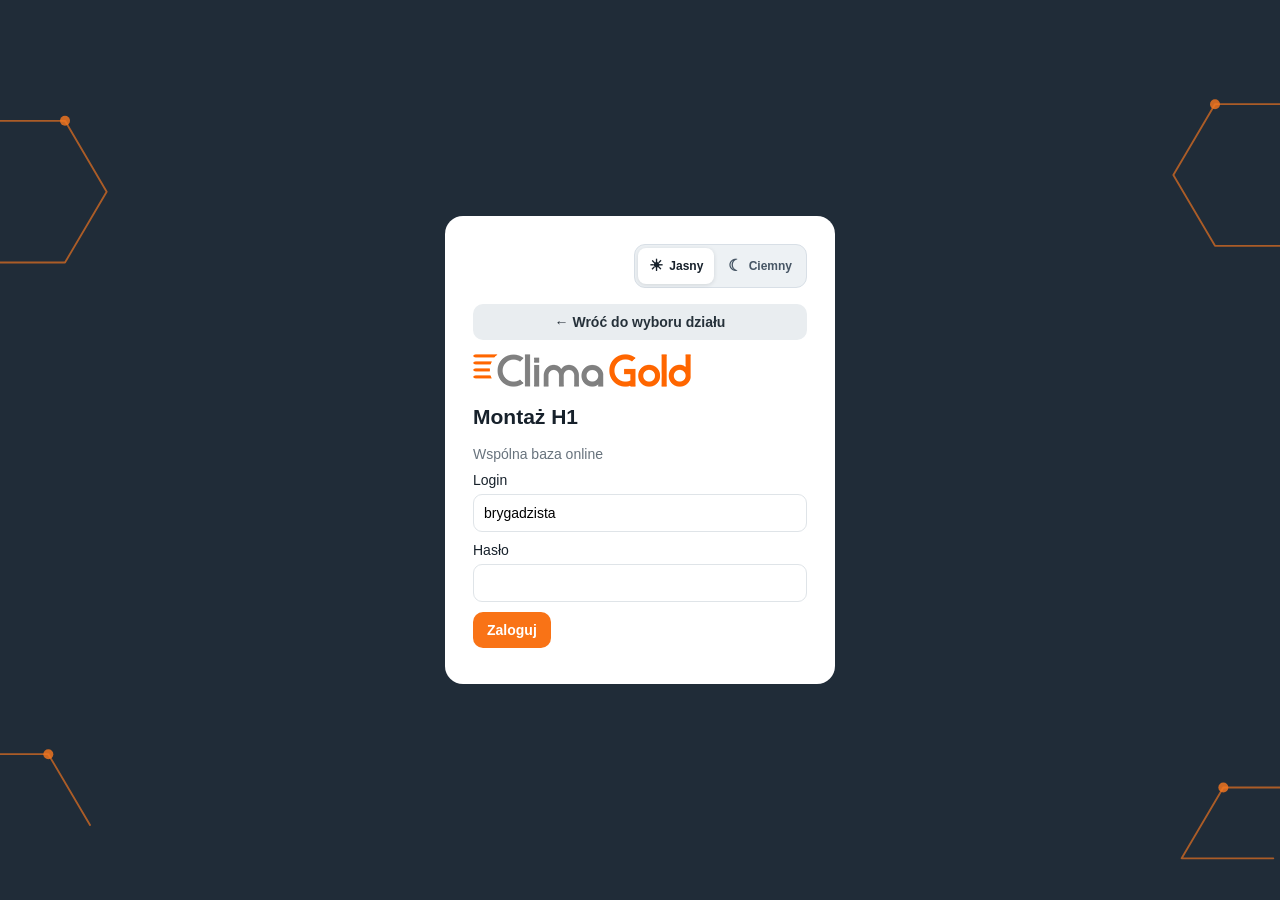
<file: montaz-h1.html>
<!doctype html><html lang="pl"><head><meta charset="utf-8"><meta name="viewport" content="width=device-width,initial-scale=1,viewport-fit=cover"><meta name="theme-color" content="#1d2832"><title>Clima Gold — Montaż H1</title><style>
:root{--bg:#f4f6f8;--card:#fff;--ink:#17212b;--muted:#68737d;--gold:#c79b36;--dark:#1d2832;--line:#dfe4e8}*{box-sizing:border-box}body{margin:0;font:14px Arial,sans-serif;background:var(--bg);color:var(--ink)}button,input,select,textarea{font:inherit}.login{min-height:100vh;display:grid;place-items:center;background:#1d2832;padding:16px}.login .box{width:min(92vw,390px);background:white;padding:28px;border-radius:18px}.brand{display:flex;align-items:center;gap:9px;font-size:26px;font-weight:800;line-height:1;letter-spacing:-.4px}.brandmark{display:inline-flex;flex-direction:column;gap:3px;width:26px;flex:0 0 26px}.brandmark i{display:block;height:4px;background:#e58a1f;border-radius:999px}.brandmark i:nth-child(1){width:26px}.brandmark i:nth-child(2){width:20px}.brandmark i:nth-child(3){width:14px}.brandtext{display:inline-flex;align-items:baseline}.brand .clima{color:#72777d}.brand .gold{color:#e58a1f}.side .brand .clima{color:#d9dee3}.hint,.muted{color:var(--muted)}.field{display:grid;gap:6px;margin:10px 0}.field input,.field select,.field textarea{padding:10px;border:1px solid var(--line);border-radius:9px;background:white}.btn{border:0;border-radius:9px;padding:10px 14px;background:var(--gold);font-weight:700;cursor:pointer}.btn.secondary{background:#e9edf0}.btn.danger{background:#f4dddd;color:#8b2222}.app{display:none}.side{position:fixed;inset:0 auto 0 0;width:230px;background:var(--dark);color:white;padding:22px 14px;display:flex;flex-direction:column;overflow-y:auto}.side .brand{padding:0 8px 18px}.hall{display:inline-block;background:#ffe7c2;color:#6b4c09;padding:4px 8px;border-radius:99px;margin:0 8px 12px;font-weight:800}.nav button{display:block;width:100%;text-align:left;background:transparent;color:#dfe5ea;border:0;padding:12px;border-radius:8px;margin:3px 0;cursor:pointer}.nav button.active,.nav button:hover{background:#31404d;color:white}.main{margin-left:230px;padding:24px}.top{display:flex;justify-content:space-between;align-items:center;margin-bottom:20px}.cards{display:grid;grid-template-columns:repeat(4,1fr);gap:14px}.card{background:var(--card);border:1px solid var(--line);border-radius:14px;padding:16px}.kpi{font-size:27px;font-weight:800;margin-top:5px}.toolbar{display:flex;gap:8px;flex-wrap:wrap;margin:12px 0}.entryfilter.active{background:#e58a1f;color:#fff}.tablewrap{overflow:auto;background:white;border:1px solid var(--line);border-radius:12px}table{border-collapse:collapse;width:100%;min-width:950px}th,td{padding:10px;border-bottom:1px solid var(--line);text-align:left;white-space:nowrap}th{background:#f7f8f9;position:sticky;top:0}.view{display:none}.view.active{display:block}.modal{display:none;position:fixed;inset:0;background:#0008;z-index:1000;place-items:center;padding:12px}.modal.open{display:grid}.dialog{background:white;border-radius:16px;padding:20px;width:min(95vw,850px);max-height:92vh;overflow:auto}.grid{display:grid;grid-template-columns:repeat(3,1fr);gap:10px}.empgrid{display:grid;grid-template-columns:2fr 1fr;gap:8px;align-items:end}.empblock{border:1px solid var(--line);border-radius:12px;padding:12px;margin:10px 0;background:#fbfcfd}.empsystems{margin-top:8px}.empsystems .dayrow{grid-template-columns:1.4fr 1fr}.empname{font-weight:800;margin-bottom:4px}.daybox{margin:14px 0;padding:12px;border:1px solid var(--line);border-radius:12px;background:#f9fafb}.dayrow{display:grid;grid-template-columns:1.4fr 1fr;gap:10px;align-items:center;padding:7px 0;border-bottom:1px solid var(--line)}.rank{font-size:15px;padding:10px 0;border-bottom:1px solid var(--line)}.listrow{display:flex;gap:8px;margin:6px 0}.listrow input{flex:1}.tag{padding:3px 8px;border-radius:999px;background:#eee}.mark-yellow{background:#fff4b8}.mark-green{background:#dff4df}.mark-blue{background:#dcecff}.mark-red{background:#ff5252}.mark-orange{background:#ffe7c2}.mark-purple{background:#eadfff}.online{margin-top:auto;background:white;color:var(--ink);border:2px solid #f28c18;border-radius:10px;padding:9px;box-shadow:0 3px 12px #0003;font-size:12px}.online b{color:#2f7d32}.online .statusbuttons{display:flex;gap:5px;flex-wrap:wrap;margin-top:7px}.online .btn{padding:6px 7px;font-size:12px}.error{color:#a11;margin-top:8px}@media(max-width:800px){.side{position:static;width:auto;padding:12px}.side .brand{padding:0 8px 8px}.nav{display:flex;overflow:auto}.nav button{white-space:nowrap}.main{margin:0;padding:12px}.cards{grid-template-columns:1fr 1fr}.grid,.empgrid{grid-template-columns:1fr}.top{align-items:flex-start}.online{margin-top:10px;max-width:none}table{min-width:800px}}

/* v7: Akcje zawsze widoczne z lewej */
#entries .tablewrap{position:relative}
#entries table th.actioncol,
#entries table td.actioncol{
  position:sticky;
  left:0;
  z-index:4;
  min-width:145px;
  background:#fff;
  box-shadow:5px 0 8px rgba(0,0,0,.08)
}
#entries table th.actioncol{
  z-index:6;
  background:#f7f8f9
}
#entries table td.actioncol .btn{
  padding:8px 10px
}
#entries tr.mark-yellow td.actioncol{background:#fff4b8}
#entries tr.mark-green td.actioncol{background:#dff4df}
#entries tr.mark-blue td.actioncol{background:#dcecff}
#entries tr.mark-red td.actioncol{background:#ff5252}
#entries tr.mark-orange td.actioncol{background:#ffe7c2}
#entries tr.mark-purple td.actioncol{background:#eadfff}
#entries td:nth-child(5),
#entries td:nth-child(6),
#entries td:nth-child(8){
  white-space:normal;
  min-width:140px;
}
@media(max-width:800px){
  #entries table th.actioncol,
  #entries table td.actioncol{min-width:132px}
  #entries table td.actioncol .btn{padding:7px 8px;font-size:12px}
}


/* v8: cała tabela Ewidencji mieści się przy 100% */
#entries .tablewrap{
  overflow-x:hidden;
}
#entries table{
  width:100%;
  min-width:0;
  table-layout:fixed;
  font-size:12px;
}
#entries th,
#entries td{
  padding:7px 6px;
  white-space:normal;
  overflow-wrap:anywhere;
  word-break:normal;
  vertical-align:top;
}
#entries th:nth-child(1),#entries td:nth-child(1){width:13%}
#entries th:nth-child(2),#entries td:nth-child(2){width:13%}
#entries th:nth-child(3),#entries td:nth-child(3){width:9%}
#entries th:nth-child(4),#entries td:nth-child(4){width:11%}
#entries th:nth-child(5),#entries td:nth-child(5){width:18%}
#entries th:nth-child(6),#entries td:nth-child(6){width:16%}
#entries th:nth-child(7),#entries td:nth-child(7){width:8%}
#entries th:nth-child(8),#entries td:nth-child(8){width:12%}

#entries table th.actioncol,
#entries table td.actioncol{
  position:static;
  min-width:0;
  box-shadow:none;
}
#entries td.actioncol .btn{
  display:block;
  width:100%;
  margin:0 0 5px 0;
  padding:6px 4px;
  font-size:11px;
}
#entries td.actioncol .btn:last-child{margin-bottom:0}

@media(max-width:1100px){
  .side{width:205px;padding-left:10px;padding-right:10px}
  .main{margin-left:205px;padding:16px}
  #entries table{font-size:11px}
  #entries th,#entries td{padding:6px 4px}
  #entries td.actioncol .btn{font-size:10px;padding:5px 3px}
}

@media(max-width:800px){
  #entries .tablewrap{overflow-x:auto}
  #entries table{
    min-width:760px;
    font-size:11px;
  }
}


/* v10: poprawka układu na telefonie */
@media(max-width:800px){
  html,body{width:100%;max-width:100%;overflow-x:hidden}
  .side{
    position:static !important;
    inset:auto !important;
    width:100% !important;
    max-width:100% !important;
    padding:12px !important;
  }
  .main{
    margin-left:0 !important;
    width:100% !important;
    max-width:100% !important;
    padding:12px !important;
  }
  .top{
    width:100%;
    gap:10px;
    align-items:center;
  }
  .top h1{font-size:28px;margin:0}
  .toolbar{width:100%}
  #entries .toolbar input{
    width:100%;
    min-width:0 !important;
  }
  #entries .tablewrap{
    width:100%;
    max-width:100%;
    overflow-x:auto !important;
    -webkit-overflow-scrolling:touch;
  }
  #entries table{
    width:760px !important;
    min-width:760px !important;
    table-layout:fixed;
  }
  #entries table th.actioncol,
  #entries table td.actioncol{
    position:sticky !important;
    left:0 !important;
    z-index:4;
    background:#fff;
    box-shadow:4px 0 7px rgba(0,0,0,.08) !important;
  }
  #entries table th.actioncol{
    z-index:6;
    background:#f7f8f9;
  }
  #entries tr.mark-yellow td.actioncol{background:#fff4b8}
  #entries tr.mark-green td.actioncol{background:#dff4df}
  #entries tr.mark-blue td.actioncol{background:#dcecff}
  #entries tr.mark-red td.actioncol{background:#ff5252}
  #entries tr.mark-orange td.actioncol{background:#ffe7c2}
  #entries tr.mark-purple td.actioncol{background:#eadfff}
}


/* v11: wybór miesiąca w Ewidencji */
@media(max-width:800px){
  #entries .toolbar{
    display:grid;
    grid-template-columns:1fr 1fr;
    gap:8px;
  }
  #entries .toolbar #addbtn{grid-column:1 / -1}
  #entries .toolbar #entryMonth{width:100%;min-width:0}
  #entries .toolbar #search{grid-column:1 / -1;width:100%}
}


/* v12: pełne opisy nagłówków w Ocenach */
#ratings th{
  white-space:normal;
  text-align:center;
  line-height:1.2;
  vertical-align:middle;
}
#ratings td:nth-child(n+3){
  text-align:center;
}
@media(max-width:800px){
  #ratings table{min-width:980px}
  #ratings th{font-size:12px}
}


/* v13: indywidualny udział pracownika w pracy */
.participation{margin:8px 0 4px;padding:9px;border:1px dashed var(--line);border-radius:10px;background:#fff}
.partbuttons{display:flex;gap:7px;flex-wrap:wrap}
.partbuttons .btn{padding:7px 9px;font-size:12px}
.partfields{display:none;grid-template-columns:auto 1fr 1fr auto;gap:7px;align-items:center;margin-top:8px}
.partfields.open{display:grid}
.partfields input{width:100%;min-width:0;padding:7px;border:1px solid var(--line);border-radius:8px}
.partstatus{margin-top:7px;font-size:12px}
#stats .statsnote{line-height:1.45}
@media(max-width:800px){
  .partbuttons{display:grid;grid-template-columns:1fr 1fr}
  .partbuttons .btn{width:100%}
  .partfields{grid-template-columns:1fr 1fr}
  .partfields .partlabel{grid-column:1 / -1}
}


/* v14: wstrzymanie / ponowne rozpoczęcie pracy */
.pausebox{margin:8px 0 4px;padding:9px;border:1px solid var(--line);border-radius:10px;background:#f9fafb}
.pausebuttons{display:flex;gap:7px;flex-wrap:wrap;margin:7px 0}
.pausebuttons .btn{padding:7px 9px;font-size:12px}
.pauselist{display:grid;gap:7px;margin-top:8px}
.pauserow{display:grid;grid-template-columns:auto 1fr 1fr auto 1fr 1fr auto;gap:6px;align-items:center;padding:7px;border:1px solid var(--line);border-radius:9px;background:#fff}
.pauserow input{width:100%;min-width:0;padding:7px;border:1px solid var(--line);border-radius:8px}
.pausestatus{margin-top:7px;font-size:12px}
@media(max-width:800px){.pausebuttons{display:grid;grid-template-columns:1fr 1fr}.pausebuttons .btn{width:100%}.pauserow{grid-template-columns:auto 1fr 1fr}.pauserow .pause-to-label{grid-column:1}.pauserow .pause-delete{grid-column:1 / -1;width:100%}}


/* v16: szybki START / KONIEC pracy */
/* v19: automatyczne święta PL + niedziele; soboty ręcznie; ikona końca ⏹️ */
/* v20: filtr W TOKU w Ewidencji */
.quickwork{display:grid;grid-template-columns:1fr 1fr;gap:10px;margin:12px 0 16px}
.quickwork .btn{display:flex;align-items:center;justify-content:center;gap:8px;font-size:15px;padding:12px}
.quickwork .qicon{display:inline-flex;align-items:center;justify-content:center;width:24px;height:24px;flex:0 0 24px;color:#222}
.quickwork .qicon svg{display:block;width:22px;height:22px;fill:currentColor}
.quickwork .qicon.stop svg{width:23px;height:23px}
@media(max-width:800px){.quickwork{grid-template-columns:1fr 1fr}.quickwork .btn{font-size:14px;padding:11px 8px}.quickwork .qicon{width:23px;height:23px;flex-basis:23px}.quickwork .qicon svg{width:21px;height:21px}.quickwork .qicon.stop svg{width:22px;height:22px}}

/* v21: statystyki pełne prace / udziały + wykresy */
/* v22: START/KONIEC — własne SVG, identyczne na telefonie i komputerze */
/* FINAL v24: odświeżona grafika Dashboardu i nawigacji */
/* FINAL v25: górny pasek do pełnej szerokości */
/* FINAL v26: ranking wspólnym czasem centrali + soboty domyślnie wolne */
/* FINAL v27: 2 pracowników domyślnie + dodawanie do 4 + sekcje centrali dzielonej */
/* FINAL v28: pomarańczowy Dodaj pracownika + sekcja pod typem */
/* FINAL v29: sekcja przeniesiona nad nagłówek pracowników */
/* FINAL v30: do 10 pracowników + możliwość usunięcia każdego */
/* FINAL v31: sekcja centrali dzielonej ma rozmiar zwykłego pola i złote wyróżnienie */
/* FINAL v32: filtry rodzaju centrali i pracownika w Ewidencji */
/* FINAL v33: filtr pracownika w Statystykach */
/* FINAL v34: Wszystkie resetuje wszystkie filtry Ewidencji */
/* FINAL v35: planowe przerwy wg systemu pracy i grupy A/B */
/* FINAL v36: grupy A/B tylko Montaż H1 + przypisanie osób w ustawieniach */
.statscharts{display:grid;grid-template-columns:1fr 1fr;gap:14px;margin-top:14px}
.statscharts .wide{grid-column:1/-1}
.chartlegend{display:flex;gap:16px;flex-wrap:wrap;font-size:12px;color:var(--muted);margin:2px 0 12px}
.chartlegend i{display:inline-block;width:12px;height:12px;border-radius:3px;vertical-align:-2px;margin-right:4px}
.lg-full,.barseg.full{background:#e58a1f}
.lg-part,.barseg.part{background:#8a949d}
.chartbox{display:flex;flex-direction:column;gap:9px}
.chartrow{display:grid;grid-template-columns:minmax(115px,170px) 1fr auto;gap:9px;align-items:center}
.chartname{font-size:12px;font-weight:800;white-space:nowrap;overflow:hidden;text-overflow:ellipsis}
.charttrack{height:14px;background:#edf0f2;border-radius:999px;overflow:hidden;display:flex}
.barseg{height:100%;min-width:0}
.chartvalue{min-width:110px;text-align:right;font-size:12px;color:var(--muted);white-space:nowrap}
.chartempty{color:var(--muted);font-size:13px;padding:8px 0}
@media(max-width:800px){.statscharts{grid-template-columns:1fr}.statscharts .wide{grid-column:auto}.chartrow{grid-template-columns:105px 1fr}.chartvalue{grid-column:2;text-align:left;min-width:0;margin-top:-6px}}


/* TEST v23 — odświeżona grafika aplikacji */
:root{--orange:#f97316;--orange2:#e58a1f;--navy:#202c38;--softbg:#f3f5f7}
body{background:var(--softbg)}
.side{
  width:220px;
  background:linear-gradient(180deg,#202d39 0%,#263746 100%);
  padding:20px 12px;
  box-shadow:6px 0 25px rgba(20,31,42,.08)
}
.side .brand{padding:2px 8px 14px;font-size:28px}
.side .brand .clima{color:#f2f4f6}
.side .brand .gold{color:#ff7a21}
.side .hall{
  margin:0 8px 16px;
  background:#f0f2f4;
  color:#4d5862;
  border-radius:7px;
  font-size:11px;
  letter-spacing:.3px;
  padding:6px 9px
}
.nav{display:grid;gap:5px}
.nav button{
  display:flex;
  align-items:center;
  gap:11px;
  padding:12px 13px;
  margin:0;
  border-radius:10px;
  color:#eef2f5;
  font-weight:700;
  transition:.15s ease
}
.nav button:hover{background:#344757}
.nav button.active{
  background:linear-gradient(135deg,#ff7a21,#f26817);
  color:#fff;
  box-shadow:0 6px 16px rgba(242,104,23,.25)
}
.navsvg{display:inline-flex;width:22px;height:22px;flex:0 0 22px}
.navsvg svg{width:100%;height:100%;fill:currentColor}
.online{
  background:rgba(255,255,255,.07);
  border:1px solid rgba(255,255,255,.08);
  border-radius:12px;
  padding:10px;
  font-size:11px
}
.online .btn{font-size:11px;padding:7px 8px}
.main{margin-left:220px;padding:0 24px 28px;min-height:100vh}
.top{
  margin:0 -24px 22px;
  padding:16px 24px;
  background:#fff;
  border-bottom:1px solid #e8ebee;
  box-shadow:0 3px 12px rgba(29,40,50,.04);
  position:sticky;
  top:0;
  z-index:8
}
.top h1{font-size:20px;margin:0 0 2px}
.top .btn{border-radius:10px}
.card,.tablewrap,.dash-panel,.dash-kpi-card{
  box-shadow:0 6px 20px rgba(29,40,50,.055)
}
.btn{background:var(--orange);color:#fff;border-radius:10px}
.btn.secondary{background:#e9edf0;color:#26313a}
.dash-hero{display:flex;align-items:end;justify-content:space-between;gap:14px;margin-bottom:18px}
.dash-hero h2{font-size:31px;line-height:1;margin:3px 0 8px}
.dash-eyebrow{font-size:11px;font-weight:800;color:#8a949d;text-transform:uppercase;letter-spacing:.8px}
.dash-add{min-width:135px}
.dash-kpis{display:grid;grid-template-columns:repeat(4,1fr);gap:14px;margin-bottom:16px}
.dash-kpi-card{
  appearance:none;
  border:1px solid #e5e9ed;
  background:#fff;
  border-radius:15px;
  padding:15px;
  display:flex;
  align-items:center;
  gap:13px;
  text-align:left;
  cursor:pointer;
  color:#17212b;
  min-height:120px
}
.dash-kpi-card:hover{transform:translateY(-1px);border-color:#d7dde2}
.dash-kpi-icon{
  width:47px;height:47px;border-radius:50%;
  display:grid;place-items:center;flex:0 0 47px
}
.dash-kpi-icon svg{width:25px;height:25px;fill:#fff}
.dash-kpi-icon.orange{background:linear-gradient(135deg,#ff7a21,#f26817)}
.dash-kpi-icon.green{background:#46a85a}
.dash-kpi-icon.slate{background:#566575}
.dash-kpi-copy{display:flex;flex-direction:column;min-width:0}
.dash-kpi-label{font-size:11px;font-weight:800;color:#66717b;line-height:1.2;margin-bottom:2px}
.dash-kpi-copy strong{font-size:28px;line-height:1.15}
.dash-kpi-copy small{font-size:11px;color:#5575a1;margin-top:5px}
.dash-panel{
  background:#fff;border:1px solid #e4e8eb;border-radius:15px;padding:0;margin:14px 0;overflow:hidden
}
.dash-panel-head{
  display:flex;align-items:center;justify-content:space-between;gap:10px;
  padding:15px 17px;border-bottom:1px solid #edf0f2
}
.dash-panel-head>div{display:flex;align-items:center;gap:9px}
.dash-panel-head h3{margin:0;font-size:17px}
.status-dot{width:28px;height:28px;border-radius:50%;display:inline-block;position:relative}
.status-dot.ongoing{background:#ff7a21}
.status-dot.done{background:#46a85a}
.status-dot::after{content:"";position:absolute;inset:8px;border:3px solid #fff;border-radius:50%}
.status-dot.done::after{border:0;width:11px;height:6px;inset:8px 0 0 8px;border-left:3px solid #fff;border-bottom:3px solid #fff;transform:rotate(-45deg)}
.dash-link{border:0;background:transparent;color:#5575a1;font-weight:700;cursor:pointer;font-size:12px}
.dash-list{width:100%}
.dash-list-scroll{max-height:500px;overflow:auto;overscroll-behavior:contain}
.dash-entry-kpi{display:grid;grid-template-columns:auto minmax(0,1fr);grid-template-rows:auto auto;align-content:center;gap:6px 10px;cursor:default}
.dash-entry-kpi:hover{transform:none;border-color:#e4e8eb}
.dash-entry-kpi .dash-kpi-icon{grid-column:1;grid-row:1}
.dash-entry-kpi .dash-kpi-copy{grid-column:2;grid-row:1}
.dash-entry-switch{grid-column:1/-1;display:flex;align-items:center;justify-content:center;gap:4px;padding:4px;background:#f1f3f5;border-radius:10px;width:100%}
.dash-entry-toggle{border:0;background:transparent;color:#66717b;font-weight:700;font-size:12px;padding:8px 10px;border-radius:7px;cursor:pointer;white-space:nowrap;flex:1}
.dash-entry-toggle.active{background:#fff;color:#17212b;box-shadow:0 1px 4px #17212b1a}
@media(max-width:560px){.dash-entry-toggle{font-size:11px;padding:7px 6px}}
.dash-row{
  display:grid;
  grid-template-columns:minmax(120px,1fr) minmax(110px,1fr) minmax(180px,1.5fr) minmax(120px,1fr) auto;
  align-items:center;gap:10px;padding:12px 17px;border-bottom:1px solid #edf0f2
}
.dash-row:last-child{border-bottom:0}
.dash-row.head{background:#f7f8f9;color:#5f6a74;font-size:11px;font-weight:800;padding-top:10px;padding-bottom:10px}
.dash-row:not(.head):hover{background:#fbfcfd}
.dash-cell{min-width:0}
.dash-cell b{display:block;overflow:hidden;text-overflow:ellipsis;white-space:nowrap}
.dash-cell small{color:#7a858e}
.dash-open{
  border:0;background:#eef1f3;color:#33404b;font-weight:800;
  border-radius:8px;padding:8px 10px;cursor:pointer
}
.dash-empty{padding:24px;text-align:center;color:#7a858e}
.tablewrap{border-radius:14px;border-color:#e4e8eb}
th{background:#f6f8f9}
.card{border-radius:15px;border-color:#e4e8eb}
@media(max-width:1180px){
  .dash-kpis{grid-template-columns:repeat(2,1fr)}
}
@media(max-width:800px){
  body{padding-bottom:74px}
  .side{
    position:static !important;
    width:100% !important;
    padding:10px 12px !important;
    display:grid;
    grid-template-columns:1fr auto;
    align-items:center;
    gap:6px
  }
  .side .brand{padding:0 4px;font-size:24px}
  .side .hall{margin:0 4px;padding:5px 7px;grid-column:2}
  .side .online{grid-column:1 / -1;margin:4px 0 0;padding:8px}
  .nav{
    position:fixed;
    left:0;right:0;bottom:0;
    z-index:30;
    background:#fff;
    border-top:1px solid #dfe4e8;
    display:flex;
    overflow-x:auto;
    gap:0;
    padding:5px 5px calc(5px + env(safe-area-inset-bottom));
    box-shadow:0 -6px 22px rgba(20,31,42,.09)
  }
  .nav button{
    min-width:82px;
    flex:1 0 82px;
    color:#4f5a64;
    background:transparent;
    flex-direction:column;
    gap:2px;
    padding:6px 5px 5px;
    font-size:10px;
    border-radius:8px
  }
  .nav button.active{background:#fff3ea;color:#f26817;box-shadow:none}
  .navsvg{width:21px;height:21px;flex-basis:21px}
  .main{margin-left:0 !important;padding:0 12px 18px !important}
  .top{
    margin:0 -12px 15px;
    padding:10px 12px;
    position:static
  }
  .top h1{font-size:18px}
  .dash-hero{align-items:center;margin-bottom:13px}
  .dash-hero h2{font-size:27px}
  .dash-hero .muted,.dash-eyebrow{display:none}
  .dash-add{min-width:auto;padding:9px 11px}
  .dash-kpis{grid-template-columns:1fr 1fr;gap:8px;margin-bottom:10px}
  .dash-kpi-card{padding:11px;min-height:96px;gap:9px}
  .dash-kpi-icon{width:36px;height:36px;flex-basis:36px}
  .dash-kpi-icon svg{width:20px;height:20px}
  .dash-kpi-label{font-size:9px}
  .dash-kpi-copy strong{font-size:22px}
  .dash-kpi-copy small{display:none}
  .dash-panel{margin:10px 0}
  .dash-panel-head{padding:12px}
  .dash-panel-head h3{font-size:15px}
  .dash-link{font-size:11px}
  .dash-row.head{display:none}
  .dash-row{
    grid-template-columns:1fr auto;
    padding:11px 12px;
    gap:4px 10px
  }
  .dash-row .dash-cell:nth-child(2),
  .dash-row .dash-cell:nth-child(3){
    grid-column:1
  }
  .dash-row .dash-cell:nth-child(4){grid-column:2;grid-row:1 / span 2;text-align:right}
  .dash-row .dash-open{grid-column:2;grid-row:3}
}


/* FINAL v25: górny pasek zawsze do prawej krawędzi */
@media(min-width:801px){
  .top{
    width:calc(100vw - 220px);
    box-sizing:border-box;
  }
}
@media(max-width:800px){
  .top{
    width:calc(100% + 24px) !important;
    box-sizing:border-box;
  }
}


/* FINAL v26: soboty + wspólny czas centrali do rankingu */
.saturdayrow{background:#fff8ee;border-radius:9px;padding:6px 8px}
.satbadge{display:inline-block;margin-left:6px;padding:2px 6px;border-radius:999px;background:#f6c36a;color:#5b4313;font-size:10px;vertical-align:1px}


/* FINAL v27: dynamiczni pracownicy + sekcje centrali dzielonej */
.empaddbar{margin:8px 0 14px}
.empremove{margin-top:4px;font-size:12px;padding:7px 10px}
#sectionField{background:#fff8ee;border:1px solid #f1d8a4;border-radius:10px;padding:8px 10px}
#sectionsCard textarea{min-height:92px;resize:vertical}
.sectiontag{display:inline-block;padding:2px 7px;border-radius:999px;background:#fff0cf;color:#654a12;font-weight:800;font-size:11px;margin-left:5px}


/* FINAL v28: pomarańczowy Dodaj pracownika + sekcja pod typem centrali */
.empaddbar #addEmpBtn{
  background:#f97316 !important;
  color:#fff !important;
  border:0;
  box-shadow:0 4px 10px rgba(249,115,22,.18);
}
.empaddbar #addEmpBtn:hover{background:#e96512 !important}
#sectionField{
  grid-column:1 / -1;
  width:100%;
  margin-top:-2px;
}
#sectionField select{max-width:360px}
@media(max-width:800px){
  #sectionField{grid-column:1 / -1}
  #sectionField select{max-width:none}
}


/* FINAL v29: sekcja centrali dzielonej we wskazanym miejscu */
#sectionField{
  width:100%;
  margin:4px 0 12px;
  padding:0;
  background:transparent;
  border:0;
}
#sectionField label{font-weight:700}
#sectionField select{width:100%;max-width:none}


/* FINAL v31: sekcja centrali dzielonej jak zwykłe pole + złote wyróżnienie */
#sectionField{
  width:calc((100% - 20px)/3);
  margin:4px 0 12px;
  padding:10px;
  background:#fff4c7;
  border:1px solid #d9ad45;
  border-radius:10px;
  box-shadow:0 2px 8px rgba(217,173,69,.12);
}
#sectionField label{
  font-weight:700;
  color:#5d4611;
}
#sectionField select{
  width:100%;
  max-width:none;
  background:#fffdf6;
  border:1px solid #d9ad45;
}
@media(max-width:800px){
  #sectionField{
    width:100%;
  }
}


/* FINAL v32: filtry rodzaju centrali i pracownika w Ewidencji */
.entryselect{
  padding:10px;
  border:1px solid var(--line);
  border-radius:9px;
  background:#fff;
  min-width:190px;
  max-width:240px;
}
@media(max-width:800px){
  .entryselect{
    min-width:0;
    max-width:none;
    width:100%;
  }
}


/* FINAL v35: planowe przerwy + grupy A/B */
.breaksystem{border:1px solid var(--line);border-radius:10px;padding:10px;margin:10px 0;background:#fafbfc}
.breaksystem>b{display:block;margin-bottom:8px}
.breakgrid{display:grid;grid-template-columns:1fr 1fr;gap:8px}
.breakgrid .field{margin:0}
.breakgroupnote{padding:8px 10px;border:1px solid #ead39b;background:#fff8df;border-radius:9px;margin:6px 0 10px;color:#5f4a18}
@media(max-width:800px){.breakgrid{grid-template-columns:1fr}}


/* FINAL v36: grupy przerw tylko Montaż H1 */
/* FINAL v37: zegary czasu + rozwijane ustawienia przerw */
/* FINAL v38: działający ręczny refresh + czytelne opisy czasu Dashboardu */
/* FINAL v39: Ustawienia podzielone na osobne przyciski i panele */
/* FINAL v40: systemy pracy tylko dla dni faktycznego udziału pracownika */
/* FINAL v41: naprawione wyświetlanie pracowników w Ustawienia → Grupy */
/* FINAL v42: Ewidencja bez A/B w systemie + godzina startu zamiast 'w toku' */
/* FINAL v43: W TOKU pozostaje widoczne + godzina startu */
/* FINAL v44: zakończone wpisy mają widoczny status ZAKOŃCZONE */
/* FINAL v45: uproszczony opis ustawień przerw */
/* FINAL v46: Montaż H1 ma wskazówkę o przypisaniu pracowników do Grup A/B */
/* FINAL v47: wybór dzisiejszego systemu pracy na Dashboardzie */
/* FINAL v48: bez Grup A/B + status ZATRZYMANA + filtry ZATRZYMANE/ZAKOŃCZONE */
/* FINAL v49: przycisk ZAKOŃCZONE bez licznika */
/* FINAL v50: Statystyki — ranking ilości i testowy wynik ilość + czas bez norm */
/* FINAL v51: Statystyki podzielone na kategorie z osobnymi tabelami i wykresami */
/* FINAL v52: Podsumowanie / Czas / Ilość i czas — bez punktów, z ikonami i ilustracjami */
/* FINAL v53: prostszy opis Ilość i czas + zawsze widoczny Zapisz na telefonie */
/* FINAL v54: tylko aktywny przycisk Ilość/Czas jest pomarańczowy */
/* FINAL v55: statystyki Podsumowanie / Wydajność / Udziały */
/* FINAL v56: wspólne wstrzymanie/wznowienie centrali + oceny sortują się od razu */
.groupbadge{display:flex;align-items:center;min-height:39px;padding:9px 11px;border:1px solid #e6c66f;border-radius:9px;background:#fff7d8;color:#60470d;font-weight:800}
.groupassign{display:grid;grid-template-columns:minmax(180px,1fr) 130px;gap:10px;align-items:center;padding:7px 0;border-bottom:1px solid var(--line)}
.groupassign:last-child{border-bottom:0}
.groupassign select{padding:9px;border:1px solid var(--line);border-radius:9px;background:#fff}
@media(max-width:800px){.groupassign{grid-template-columns:1fr}}


/* FINAL v37: rozwijane przerwy z zegarami */
.breakaccordion{
  border:1px solid var(--line);
  border-radius:12px;
  margin:10px 0;
  background:#fff;
  overflow:hidden;
}
.breakaccordion>summary{
  list-style:none;
  cursor:pointer;
  display:flex;
  align-items:center;
  justify-content:space-between;
  gap:12px;
  padding:13px 14px;
  font-weight:800;
  background:#f7f8fa;
  user-select:none;
}
.breakaccordion>summary::-webkit-details-marker{display:none}
.breakaccordion>summary:after{
  content:"⌄";
  font-size:20px;
  line-height:1;
  transition:transform .18s ease;
}
.breakaccordion[open]>summary:after{transform:rotate(180deg)}
.breakaccordion[open]>summary{
  background:#fff7dc;
  border-bottom:1px solid #ead49b;
}
.breaksummaryleft{display:flex;align-items:center;gap:9px}
.breakclockicon{
  width:28px;height:28px;border-radius:50%;
  display:inline-flex;align-items:center;justify-content:center;
  background:#fff0bd;border:1px solid #dfba59;color:#73530a;
  font-size:16px;
}
.breakcount{font-size:12px;font-weight:700;color:var(--muted)}
.breakaccordionbody{padding:12px}
.breakgroups{display:grid;grid-template-columns:1fr 1fr;gap:12px}
.breakgroups.single{grid-template-columns:1fr}
.breakgroupbox{
  border:1px solid #e7d6a6;
  background:#fffaf0;
  border-radius:11px;
  padding:11px;
}
.breakgrouphead{
  display:flex;align-items:center;justify-content:space-between;
  gap:10px;margin-bottom:9px;font-weight:800;color:#634b12;
}
.breakrows{display:flex;flex-direction:column;gap:8px}
.breakrow{
  display:grid;
  grid-template-columns:auto minmax(105px,1fr) auto minmax(105px,1fr) auto;
  gap:7px;
  align-items:end;
  padding:8px;
  background:#fff;
  border:1px solid var(--line);
  border-radius:10px;
}
.breakrowclock{
  width:32px;height:32px;border-radius:9px;
  display:flex;align-items:center;justify-content:center;
  background:#fff3c9;color:#6b4f0a;border:1px solid #e1c26b;
  align-self:center;
}
.breaktimefield label{display:block;font-size:11px;color:var(--muted);margin:0 0 3px}
.breaktimefield input[type=time]{
  width:100%;
  min-height:38px;
  padding:7px 8px;
  border:1px solid #d9ad45;
  background:#fffdf7;
  border-radius:8px;
  font-weight:700;
}
.breakdash{align-self:center;font-weight:900;color:#8a6d1e;padding-bottom:2px}
.breakremove{
  align-self:center;
  min-width:38px;
  height:38px;
  padding:0 10px !important;
}
.addbreakbtn{
  margin-top:9px;
  background:#fff3c9 !important;
  border:1px solid #dfba59 !important;
  color:#684d0b !important;
}
@media(max-width:800px){
  .breakgroups{grid-template-columns:1fr}
  .breakrow{grid-template-columns:32px 1fr 20px 1fr 38px}
}
@media(max-width:520px){
  .breakrow{
    grid-template-columns:32px 1fr 38px;
    align-items:center;
  }
  .breakrowclock{grid-column:1}
  .breaktimefield.start{grid-column:2}
  .breakremove{grid-column:3;grid-row:1}
  .breakdash{display:none}
  .breaktimefield.end{grid-column:2;grid-row:2}
}


/* FINAL v39: Ustawienia jako czytelne menu */
.settingsmenu{
  display:grid;
  grid-template-columns:repeat(3,minmax(0,1fr));
  gap:10px;
  margin:0 0 14px;
}
.settingsmenubtn{
  appearance:none;
  border:1px solid var(--line);
  background:#fff;
  color:var(--ink);
  border-radius:13px;
  padding:12px 13px;
  display:flex;
  align-items:center;
  gap:10px;
  text-align:left;
  cursor:pointer;
  min-height:68px;
  transition:.16s ease;
  box-shadow:0 1px 3px rgba(0,0,0,.03);
}
.settingsmenubtn:hover{
  border-color:#e7b061;
  transform:translateY(-1px);
}
.settingsmenubtn.active{
  background:#fff5e8;
  border-color:#e58a1f;
  box-shadow:0 0 0 2px rgba(229,138,31,.10);
}
.settingsmenubtn b{
  display:block;
  font-size:14px;
  margin-bottom:2px;
}
.settingsmenubtn small{
  display:block;
  color:var(--muted);
  font-size:11px;
  font-weight:600;
}
.settingsicon{
  width:38px;
  height:38px;
  flex:0 0 38px;
  border-radius:10px;
  display:flex;
  align-items:center;
  justify-content:center;
  background:#f3f4f6;
  font-size:18px;
  font-weight:900;
}
.settingsmenubtn.active .settingsicon{
  background:#e58a1f;
  color:#fff;
}
.settingscontent{
  min-height:240px;
}
.settingpanel{
  display:none;
  margin:0;
}
.settingpanel.active{
  display:block;
}
.settingspanelhead{
  display:flex;
  align-items:flex-start;
  justify-content:space-between;
  gap:12px;
  margin-bottom:12px;
}
.settingspanelhead h3{
  margin:0 0 4px;
}
.settingssavebar{
  display:flex;
  justify-content:flex-end;
  padding:12px 0 2px;
}
.settingssavebtn{
  min-width:190px;
  background:#e58a1f;
}
#settings .listrow{
  background:#fafbfc;
  border:1px solid var(--line);
  border-radius:10px;
  padding:7px;
  align-items:center;
}
#settings .listrow input{
  min-width:0;
}
@media(max-width:900px){
  .settingsmenu{grid-template-columns:repeat(2,minmax(0,1fr))}
}
@media(max-width:560px){
  .settingsmenu{grid-template-columns:1fr}
  .settingsmenubtn{min-height:58px;padding:10px 11px}
  .settingspanelhead{flex-direction:column}
  .settingspanelhead .btn{width:100%}
  .settingssavebtn{width:100%}
}


/* FINAL v47: dzisiejszy system pracy */
.today-system-card{
  display:flex;
  align-items:center;
  justify-content:space-between;
  gap:18px;
  margin:0 0 14px;
  padding:14px 16px;
  background:#fff;
  border:1px solid var(--line);
  border-radius:14px;
  box-shadow:0 1px 4px rgba(0,0,0,.04);
}
.today-system-copy{min-width:0}
.today-system-title{
  font-size:15px;
  font-weight:900;
  margin-bottom:4px;
}
.today-system-help{
  color:var(--muted);
  font-size:12px;
  line-height:1.4;
}
.today-system-control{
  min-width:260px;
  display:grid;
  grid-template-columns:auto minmax(155px,1fr);
  align-items:center;
  gap:6px 9px;
}
.today-system-date{
  grid-column:1;
  font-size:12px;
  font-weight:800;
  color:var(--muted);
  white-space:nowrap;
}
#todaySystemSelect{
  grid-column:2;
  min-height:42px;
  padding:9px 34px 9px 11px;
  border:1px solid #d7dce2;
  border-radius:10px;
  background:#fff;
  font-weight:800;
}
.today-system-card.missing{
  border-color:#e2b45f;
  background:#fffaf0;
}
.today-system-card.set{
  border-color:#b9d6c3;
}
.today-system-status{
  grid-column:2;
  font-size:11px;
  font-weight:800;
  min-height:15px;
}
.today-system-card.missing .today-system-status{color:#8a5b00}
.today-system-card.set .today-system-status{color:#267447}
@media(max-width:760px){
  .today-system-card{
    align-items:stretch;
    flex-direction:column;
    gap:10px;
  }
  .today-system-control{
    min-width:0;
    width:100%;
    grid-template-columns:1fr;
  }
  .today-system-date,#todaySystemSelect,.today-system-status{grid-column:1}
  #todaySystemSelect{width:100%}
}


/* FINAL v50: dodatkowe rankingi ilość + czas bez norm */
.statscompare{
  display:grid;
  grid-template-columns:1fr 1fr;
  gap:14px;
  margin-top:14px;
}
.statscomparecard h3{margin-top:0}
.statrankrow{
  display:grid;
  grid-template-columns:auto minmax(120px,1fr) auto;
  gap:9px;
  align-items:center;
  padding:10px 0;
  border-bottom:1px solid var(--line);
}
.statrankrow:last-child{border-bottom:0}
.statrankplace{
  width:28px;height:28px;border-radius:50%;
  display:flex;align-items:center;justify-content:center;
  background:#fff3df;
  color:#9a570b;
  font-weight:900;
}
.statrankname{
  font-weight:800;
  min-width:0;
  overflow:hidden;
  text-overflow:ellipsis;
  white-space:nowrap;
}
.statrankvalue{text-align:right;white-space:nowrap;font-weight:900}
.statranksub{display:block;font-size:11px;color:var(--muted);font-weight:600;margin-top:2px}
.statssmallnote{margin-top:10px;line-height:1.4;font-size:12px}
.combinedscore{
  display:inline-block;
  min-width:58px;
  text-align:center;
  padding:5px 8px;
  border-radius:999px;
  background:#fff0d9;
  color:#8c5009;
}
@media(max-width:800px){
  .statscompare{grid-template-columns:1fr}
}


/* FINAL v51: Statystyki podzielone na kategorie */
.statstabbar{
  display:flex;
  gap:8px;
  flex-wrap:wrap;
  margin:14px 0;
}
.statstab{
  appearance:none;
  border:1px solid var(--line);
  background:#fff;
  color:var(--ink);
  border-radius:11px;
  padding:10px 16px;
  font-weight:800;
  cursor:pointer;
}
.statstab.active{
  background:#e58a1f;
  border-color:#e58a1f;
  color:#fff;
}
.statspanel{display:none}
.statspanel.active{display:block}
.statscharts.onecol{grid-template-columns:1fr}
#stats .tablewrap table{min-width:720px}
@media(max-width:650px){
  .statstabbar{
    display:grid;
    grid-template-columns:1fr 1fr;
  }
  .statstab{width:100%;padding:10px 8px}
}


/* FINAL v52: proste i czytelne kategorie statystyk */
.statstabbar{
  display:grid;
  grid-template-columns:repeat(3,minmax(0,1fr));
  gap:10px;
  margin:14px 0;
}
.statstab{
  appearance:none;
  border:1px solid var(--line);
  background:#fff;
  color:var(--ink);
  border-radius:14px;
  padding:11px 12px;
  font-weight:800;
  cursor:pointer;
  display:flex;
  align-items:center;
  gap:10px;
  text-align:left;
  min-height:68px;
  box-shadow:0 1px 3px rgba(0,0,0,.03);
  transition:.16s ease;
}
.statstab:hover{transform:translateY(-1px);border-color:#e4a650}
.statstab.active{
  background:#fff5e8;
  border-color:#e58a1f;
  box-shadow:0 0 0 2px rgba(229,138,31,.10);
}
.statstabicon{
  width:40px;height:40px;flex:0 0 40px;
  display:flex;align-items:center;justify-content:center;
  border-radius:11px;background:#f2f4f7;color:#485466;
}
.statstabicon svg{width:24px;height:24px;fill:currentColor}
.statstab.active .statstabicon{background:#e58a1f;color:#fff}
.statstab b{display:block;font-size:14px}
.statstab small{display:block;color:var(--muted);font-size:11px;margin-top:2px}
.statspanel{display:none}
.statspanel.active{display:block}

.statcategoryhero{
  min-height:138px;
  display:flex;
  align-items:center;
  justify-content:space-between;
  gap:18px;
  padding:18px 20px;
  border-radius:16px;
  background:linear-gradient(135deg,#fff8ed,#ffffff);
  border:1px solid #efd7b6;
  margin-bottom:14px;
  overflow:hidden;
}
.statcategoryhero h3{margin:2px 0 6px;font-size:19px}
.statcategoryhero p{margin:0;color:var(--muted);max-width:650px;line-height:1.45}
.statcategoryeyebrow{font-size:11px;font-weight:900;letter-spacing:.08em;color:#b7650a}
.statillustration{
  width:180px;height:110px;flex:0 0 180px;
  color:#e58a1f;
  opacity:.9;
}
.statillustration svg{width:100%;height:100%}
.statillustration rect,.statillustration circle{fill:#ffe6bf;stroke:#d77d18;stroke-width:3}
.statillustration path{stroke:#d77d18}
.statillustration.time circle{fill:#fff0d8}
.statillustration.qty rect{fill:#fff0d8}
.statillustration.qty circle{fill:#ffe0ae}

.statkpicard{display:flex;align-items:center;gap:12px}
.statkpiicon{
  width:42px;height:42px;border-radius:12px;
  background:#fff1db;color:#a75d09;
  display:flex;align-items:center;justify-content:center;
  font-size:21px;font-weight:900;
}
.statscharts.onecol{grid-template-columns:1fr}

.qtytimecontrols{
  display:flex;
  align-items:center;
  justify-content:space-between;
  gap:12px;
  margin-bottom:14px;
}
.qtytimecontrols h3{margin:0 0 3px}
.qtytimebuttons{display:flex;gap:8px;flex-wrap:wrap}
.qtysort.active{
  background:#e58a1f !important;
  border-color:#e58a1f !important;
  color:#fff !important;
}
.qtytimebest{
  display:inline-block;
  padding:4px 8px;
  border-radius:999px;
  background:#edf8f0;
  color:#28713d;
  font-size:11px;
  font-weight:900;
  margin-left:6px;
}
.statssmallnote{margin-top:10px;line-height:1.45;font-size:12px}

@media(max-width:800px){
  .statcategoryhero{min-height:0}
  .statillustration{width:130px;height:80px;flex-basis:130px}
  .qtytimecontrols{align-items:stretch;flex-direction:column}
}
@media(max-width:620px){
  .statstabbar{grid-template-columns:1fr}
  .statstab{min-height:58px}
  .statillustration{display:none}
  .statcategoryhero{padding:15px}
  .qtytimebuttons{display:grid;grid-template-columns:1fr 1fr}
  .qtytimebuttons .btn{width:100%}
}


/* FINAL v53: stały i czytelny zapis wpisu na telefonie */
.entryactions{
  display:flex;
  gap:8px;
  margin-top:14px;
}
.entryactions .btn{
  min-height:44px;
}
@media(max-width:760px){
  .dialog{
    width:min(100%,850px);
    max-height:calc(100dvh - 12px);
    padding:16px 16px 0;
    border-radius:14px;
  }
  .entryactions{
    position:sticky;
    z-index:30;
    bottom:0;
    margin:16px -16px 0;
    padding:10px 16px calc(10px + env(safe-area-inset-bottom));
    background:rgba(255,255,255,.98);
    border-top:1px solid var(--line);
    box-shadow:0 -8px 20px rgba(15,23,42,.08);
  }
  .entryactions .btn{
    flex:1 1 0;
    min-width:0;
    min-height:50px;
    font-size:16px;
    font-weight:900;
  }
  .entrysavebtn{
    background:#e58a1f !important;
    color:#fff !important;
    border-color:#e58a1f !important;
  }
}


/* FINAL v54: jednoznaczny stan przycisków Ilość i czas */
.qtysort{
  background:#fff !important;
  color:var(--ink) !important;
  border:1px solid var(--line) !important;
  box-shadow:none !important;
}
.qtysort.active{
  background:#e58a1f !important;
  color:#fff !important;
  border-color:#e58a1f !important;
  box-shadow:0 0 0 2px rgba(229,138,31,.12) !important;
}


/* FINAL v55: Podsumowanie / Wydajność / Udziały */
.statillustration.participation circle{
  fill:#fff0d8;
  stroke:#d77d18;
  stroke-width:3;
}
.statillustration.participation path{stroke:#d77d18}


/* FINAL v56: wspólne wstrzymanie centrali + dynamiczny ranking ocen */
.centralpausebox{
  margin:0 0 16px;
  padding:12px;
  border:1px solid #e3e7ea;
  border-radius:12px;
  background:#fff8ee;
}
.centralpausehead{
  display:flex;
  align-items:center;
  justify-content:space-between;
  gap:10px;
  margin-bottom:9px;
}
.centralpausehead b{font-size:14px}
#centralPauseStatus{font-size:12px;margin-top:2px}
.centralpausebuttons{
  display:grid;
  grid-template-columns:1fr 1fr;
  gap:8px;
}
.centralpause-stop{
  border-color:#d98622 !important;
  color:#8b4d08 !important;
  background:#fff0da !important;
}
.centralpause-resume{
  border-color:#cfd7dd !important;
  background:#eef2f4 !important;
}
@media(max-width:620px){
  .centralpausebuttons{grid-template-columns:1fr}
  .centralpausebuttons .btn{width:100%;min-height:46px}
}
#ratings tbody tr{
  transition:background .15s ease;
}
#ratings tbody tr:first-child td{
  background:#fff8e8;
}


/* FINAL v57: czytelny aktywny przycisk kategorii statystyk */
.statstab.active{
  color:var(--ink) !important;
  background:#fff5e8 !important;
  border-color:#e58a1f !important;
}
.statstab.active b{color:var(--ink) !important;}
.statstab.active small{color:#6b7280 !important;}
.statstab.active .statstabicon{
  background:#e58a1f !important;
  color:#fff !important;
}


/* Wyjątki systemu pracy jedynie na wybrany dzień */
.daily-exceptions{margin:0 0 16px}
.daily-exceptions-panel{margin-top:8px;padding:14px;border:1px solid var(--line);border-radius:14px;background:var(--card)}
.daily-exceptions-panel[hidden]{display:none}
.daily-exception-row{display:flex;flex-wrap:wrap;align-items:center;gap:8px;margin-top:10px}
.daily-exception-hour{display:flex;align-items:center;gap:5px;font-weight:600;font-size:13px;white-space:nowrap}.daily-exception-hour input{width:120px;min-width:0;padding:10px;border:1px solid var(--line);border-radius:9px;background:#fff}.daily-exception-row select{flex:1 1 180px;min-width:0;padding:10px;border:1px solid var(--line);border-radius:9px;background:#fff}
.daily-exception-custom{display:flex;align-items:center;flex:1 1 250px;flex-wrap:wrap;gap:9px}
.daily-exception-custom[hidden]{display:none}
.daily-exception-custom label{display:flex;align-items:center;gap:5px;font-weight:600;font-size:13px}
.daily-exception-custom input{width:112px;min-width:0;padding:9px;border:1px solid var(--line);border-radius:9px;background:#fff}
.daily-exceptions-actions{display:flex;flex-wrap:wrap;gap:8px;margin:12px 0 6px}
@media(max-width:500px){.daily-exception-row select{flex:1 1 100%}.daily-exception-row .btn{margin-left:auto}}
 .plan-toolbar label{display:grid;gap:6px}.plan-toolbar input,.plan-toolbar select,#workPlanRows select{padding:10px;border:1px solid var(--line);border-radius:9px;background:white;max-width:100%}.plan-custom{display:flex;gap:10px;margin-top:8px}.plan-custom[hidden]{display:none}.plan-custom label{display:grid;gap:5px}.plan-custom input{width:110px;padding:8px}#workPlanRows td{padding:12px}#workPlanRows select{width:100%}@media(max-width:600px){.plan-toolbar{align-items:stretch}.plan-toolbar label,.plan-toolbar button{width:100%}#workPlanRows td{padding:8px}#workPlanRows td:first-child{max-width:140px;white-space:normal}.plan-custom{flex-wrap:wrap}}
.assignment-warning{position:fixed;inset:0;background:#101820aa;z-index:10000;display:grid;place-items:center;padding:16px}.assignment-warning-box{background:#fff;color:#17212b;border-radius:14px;padding:22px;width:min(100%,480px);box-shadow:0 18px 60px #0005}.assignment-warning-box h2{font-size:20px;margin:0 0 12px}.assignment-warning-box p{line-height:1.45}.assignment-warning-box .btn{display:block;width:100%;margin-top:9px}.assignment-result-card{border:1px solid #dfe4e8;border-radius:10px;padding:11px;margin:10px 0;background:#f8fafb}.assignment-result-card p{margin:7px 0 2px}.assignment-result-card small{display:block;color:#566575;line-height:1.4;margin-top:5px}
</style><style>
#entries .entry-toolbar{display:flex;flex-wrap:wrap;align-items:center;gap:8px;margin:12px 0}
#entries .entry-actions,#entries .entry-filters{display:contents}
#entries .entry-search-row{display:flex;flex:0 1 320px;justify-content:flex-end;width:auto;min-width:240px;margin:0 0 0 auto}
#entries .entry-search-row #search{display:block;flex:1 1 auto;width:100%;max-width:320px;min-width:0;padding:10px;border:1px solid var(--line);border-radius:9px;background:#fff;margin:0}
@media(max-width:800px){
  #entries .entry-search-row{flex:1 1 100%;min-width:0;margin:0}
  #entries .entry-search-row #search{max-width:100%}
}
</style><style id="cg-entry-toolbar-layout">
#entries .entry-toolbar{
  display:grid;grid-template-columns:minmax(0,1fr) 320px;
  grid-template-areas:"actions actions" "filters search";
  align-items:end;gap:0 12px;margin:12px 0;padding:15px 18px 14px;
  background:#fff;border:1px solid #e3e8ec;border-radius:14px;
  box-shadow:0 4px 14px rgba(30,45,55,.05)
}
#entries .entry-actions{
  grid-area:actions;display:flex;align-items:center;flex-wrap:wrap;gap:8px;
  min-width:0;padding:0 0 14px;margin:0 0 13px;border-bottom:1px solid #edf0f2
}
#entries .entry-actions::before,#entries .entry-filters::before{
  content:"DZIAŁANIA";display:block;flex:0 0 100%;width:100%;
  padding-left:12px;border-left:4px solid #f97316;line-height:22px;
  color:#6d7882;font-size:11px;font-weight:800;letter-spacing:.5px
}
#entries .entry-filters{grid-area:filters;display:flex;align-items:center;flex-wrap:wrap;gap:7px;min-width:0}
#entries .entry-filters::before{content:"FILTRUJ WPISY";border-left-color:#c5cdd4}
#entries .entryfilter{min-height:48px;padding:10px 12px;border:1px solid #e5e9ec;border-radius:10px;background:#f6f7f8;color:#46525d;white-space:nowrap}
#entries .entryfilter.active{background:#fff1e8;border-color:#ffd6bd;color:#d65d14}
#entries .entryselect{width:200px;min-width:180px;max-width:200px;min-height:48px;padding:10px;border:1px solid #d9dfe4;border-radius:10px;background:#fff;box-sizing:border-box}
#entries .entry-search-row{grid-area:search;display:flex;align-items:end;justify-content:flex-end;width:auto;min-width:0;margin:0}
#entries .entry-search-row #search{display:block;flex:1 1 auto;width:100%;max-width:320px;min-width:0;min-height:48px;padding:10px 14px;border:1px solid #d9dfe4;border-radius:10px;background:#fff;margin:0}
@media(max-width:1300px) and (min-width:801px){
  #entries .entry-toolbar{grid-template-columns:minmax(0,1fr);grid-template-areas:"actions" "filters" "search";row-gap:0}
  #entries .entry-search-row{margin-top:12px}
}
@media(max-width:800px){
  #entries .entry-toolbar{grid-template-columns:minmax(0,1fr);grid-template-areas:"actions" "filters" "search";gap:0;padding:12px}
  #entries .entry-actions{gap:7px;padding-bottom:12px;margin-bottom:11px}
  #entries .entry-actions #entryMonth{width:auto!important;min-width:150px}
  #entries .entry-filters{gap:7px}
  #entries .entryfilter{flex:1 1 120px;min-height:42px;padding:9px 8px}
  #entries .entryselect{flex:1 1 100%;width:100%;min-width:0;max-width:none;min-height:44px}
  #entries .entry-search-row{width:100%;margin-top:10px}
  #entries .entry-search-row #search{max-width:none;width:100%;min-height:44px}
}
</style>
<style id="cg-entry-search-icon">
#entries .entry-search-row #search{background-image:url("data:image/svg+xml,%3Csvg xmlns=%22http://www.w3.org/2000/svg%22 width=%2220%22 height=%2220%22 viewBox=%220 0 20 20%22 fill=%22none%22 stroke=%22%2378848e%22 stroke-width=%221.8%22%3E%3Ccircle cx=%228.5%22 cy=%228.5%22 r=%225.5%22/%3E%3Cpath d=%22m13 13 4 4%22/%3E%3C/svg%3E");background-repeat:no-repeat;background-position:14px center;background-size:17px 17px;padding-left:40px!important}
</style>
<style id="climagold-brand-refresh">
/* Delikatne ozdoby i oryginalne logo ClimaGold */
body{background:#f3f5f7}
.login{background-color:#202c38;background-image:url("./climagold-bg.svg");background-position:center;background-size:cover}
.climagold-logo{display:block;width:min(100%,218px);height:auto;object-fit:contain}
.login .brand{justify-content:flex-start;min-height:34px}
.side{background:#202c38}
.side .brand{min-height:46px;align-items:center}
.side .climagold-logo{width:min(100%,194px);height:auto}
.online{color:#f2f5f7;background:rgba(255,255,255,.09);border-color:rgba(255,255,255,.18)}
.online #onlineTime{color:#e4e9ed}
.online .btn.secondary{background:#f5f7f8;color:#26313a}
@media(max-width:800px){body{background-attachment:scroll}.side{background-size:100% 100%}.side .climagold-logo{width:min(100%,194px)}}
</style>
<link rel="stylesheet" href="./climagold-theme.css?v=20261103">
<script src="./climagold-theme.js?v=20261103"></script>
<link rel="stylesheet" href="./climagold-undo.css?v=20261105"><script defer src="./climagold-undo.js?v=20261105"></script>
</head><body>
<div id="login" class="login"><div class="box"><button type="button" class="btn secondary" onclick="location.href='./index.html'" style="width:100%;margin:0 0 14px">← Wróć do wyboru działu</button><div class="brand"><img class="climagold-logo" src="./climagold-logo.svg" alt="ClimaGold"></div><h2>Montaż H1</h2><div class="hint">Wspólna baza online</div><div class="field"><label>Login</label><input id="lu" value="brygadzista" autocomplete="username"></div><div class="field"><label>Hasło</label><input id="lp" type="password" autocomplete="current-password"></div><button class="btn" onclick="doLogin()">Zaloguj</button><div id="le" class="error"></div></div></div>
<div id="app" class="app"><aside class="side"><div class="brand"><img class="climagold-logo" src="./climagold-logo.svg" alt="ClimaGold"></div><span class="hall">MONTAŻ H1</span><div class="nav">
  <button class="active" data-v="dashboard"><span class="navsvg"><svg viewBox="0 0 24 24"><path d="M3 11 12 3l9 8v10h-6v-6H9v6H3V11Z"/></svg></span><span>Dashboard</span></button>
  <button data-v="workplan"><span class="navsvg"><svg viewBox="0 0 24 24" aria-hidden="true"><path d="M4 3h3V1h2v2h6V1h2v2h3a2 2 0 0 1 2 2v5h-2V8H4v12h6v2H4a2 2 0 0 1-2-2V5a2 2 0 0 1 2-2Zm0 2v1h16V5H4Z"/><circle cx="17" cy="17" r="5" fill="none" stroke="currentColor" stroke-width="2"/><path d="M17 14v3l2 1" fill="none" stroke="currentColor" stroke-width="1.8" stroke-linecap="round" stroke-linejoin="round"/></svg></span><span>Grafik pracy</span></button><button data-v="entries"><span class="navsvg"><svg viewBox="0 0 24 24"><path d="M6 2h12v3h3v17H3V5h3V2Zm2 3h8V4H8v1Zm-2 4v10h12V9H6Z"/></svg></span><span>Ewidencja</span></button>
  <button data-v="stats"><span class="navsvg"><svg viewBox="0 0 24 24"><path d="M4 20h3V10H4v10Zm6 0h4V4h-4v16Zm7 0h3V7h-3v13Z"/></svg></span><span>Statystyki</span></button>
  <button data-v="ratings"><span class="navsvg"><svg viewBox="0 0 24 24"><path d="m12 2 3 6 6.5 1-4.8 4.7 1.1 6.6L12 17.2l-5.8 3.1 1.1-6.6L2.5 9 9 8l3-6Z"/></svg></span><span>Oceny</span></button>
  <button data-v="settings"><span class="navsvg"><svg viewBox="0 0 24 24"><path d="M19.4 13a7.8 7.8 0 0 0 0-2l2-1.6-2-3.5-2.5 1a7.8 7.8 0 0 0-1.7-1L14.8 3h-4l-.4 2.9a7.8 7.8 0 0 0-1.7 1l-2.5-1-2 3.5 2 1.6a7.8 7.8 0 0 0 0 2l-2 1.6 2 3.5 2.5-1a7.8 7.8 0 0 0 1.7 1l.4 2.9h4l.4-2.9a7.8 7.8 0 0 0 1.7-1l2.5 1 2-3.5-2-1.6ZM12.8 16a4 4 0 1 1 0-8 4 4 0 0 1 0 8Z"/></svg></span><span>Ustawienia</span></button>
  <button data-v="users"><span class="navsvg"><svg viewBox="0 0 24 24"><path d="M12 12a5 5 0 1 0 0-10 5 5 0 0 0 0 10Zm-9 9c0-4.4 4-7 9-7s9 2.6 9 7H3Z"/></svg></span><span>Użytkownicy</span></button>
</div><div class="online"><div><b id="onlineState">ONLINE</b> · <span id="onlineTime">łączenie…</span></div><div class="statusbuttons"><button class="btn secondary" onclick="exportBackup()">Kopia</button><button id="restoreBtn" class="btn secondary" onclick="importBackup()">Przywróć</button><button class="btn secondary" onclick="logout()">Wyloguj</button></div></div></aside><main class="main"><div class="top"><div><h1 id="title">Dashboard</h1><span id="who" class="muted"></span></div><button id="refreshBtn" class="btn secondary" onclick="refreshData(true)">Odśwież</button></div>

<section id="dashboard" class="view active">
  <div class="dash-hero">
    <div>
      <div class="dash-eyebrow" style="margin-bottom:8px">Podgląd działu</div>
      <div class="muted">Szybki podgląd najważniejszych informacji</div>
    </div>
    <button class="btn dash-add" onclick="openEntry()">+ Dodaj wpis</button>
  </div>

  <div class="today-system-card" id="todaySystemCard">
    <div class="today-system-copy">
      <div class="today-system-title">Dzisiejszy system pracy</div>
      <div class="today-system-help">Ustaw raz na dziś — nowe wpisy wybiorą ten system automatycznie. W każdym wpisie nadal możesz go zmienić.</div>
    </div>
    <div class="today-system-control">
      <div class="today-system-date" id="todaySystemDate"></div>
      <select id="todaySystemSelect" onchange="saveTodaySystem(this.value)">
        <option value="">Wybierz system na dziś</option>
      </select>
      <div class="today-system-status" id="todaySystemStatus"></div>
    </div>
  </div>

  <div class="daily-exceptions">
    <button type="button" class="btn secondary" id="dailyExceptionsToggle" onclick="toggleDailyExceptions()">Wyjątki pracowników <span id="dailyExceptionsCount"></span></button>
    <div id="dailyExceptionsPanel" class="daily-exceptions-panel" hidden><label>Data wyjątków <input id="dailyExceptionsDate" type="date" onchange="renderDailyExceptions()"></label>
      <div class="muted">Wybierz pracownika i wpisz godziny od–do, np. 06:00–11:30. Nie musisz dodawać kolejnych systemów w ustawieniach. Możesz też wybrać Wolne / nieobecny. Pozostali pracują według systemu działu.</div>
      <div id="dailyExceptionsRows"></div>
      <div class="daily-exceptions-actions">
        <button type="button" class="btn secondary" id="addDailyExceptionBtn" onclick="addDailyExceptionRow()">+ Dodaj pracownika</button>
        <button type="button" class="btn" id="saveDailyExceptionsBtn" onclick="saveDailyExceptions()">Zapisz wyjątki</button>
      </div>
      <div class="muted" id="dailyExceptionsStatus"></div>
    </div>
  </div>

  <div class="dash-kpis">
    <button class="dash-kpi-card" onclick="dashboardShowOngoing()">
      <span class="dash-kpi-icon orange">
        <svg viewBox="0 0 24 24"><path d="M21.7 5.3a5.8 5.8 0 0 1-7.4 7L7.1 19.5a2 2 0 1 1-2.8-2.8l7.2-7.2a5.8 5.8 0 0 1 7-7.4L15.1 5.5l2.5 2.5 4.1-2.7Z"/></svg>
      </span>
      <span class="dash-kpi-copy"><span class="dash-kpi-label">W TOKU</span><strong id="dkOngoing">0</strong><small>Pokaż na dashboardzie</small></span>
    </button>

    <button class="dash-kpi-card" onclick="dashboardShowToday()">
      <span class="dash-kpi-icon green">
        <svg viewBox="0 0 24 24"><path d="M9.2 16.4 4.8 12l-2 2 6.4 6.4L21.8 7.8l-2-2L9.2 16.4Z"/></svg>
      </span>
      <span class="dash-kpi-copy"><span class="dash-kpi-label">ZAKOŃCZONE DZISIAJ</span><strong id="dkDoneToday">0</strong><small>Pokaż na dashboardzie</small></span>
    </button>

    <button class="dash-kpi-card" onclick="dashboardShowOngoing()">
      <span class="dash-kpi-icon slate">
        <svg viewBox="0 0 24 24"><path d="M16 11c1.7 0 3-1.3 3-3s-1.3-3-3-3-3 1.3-3 3 1.3 3 3 3ZM8 11c1.7 0 3-1.3 3-3S9.7 5 8 5 5 6.3 5 8s1.3 3 3 3Zm8 2c-2 0-6 1-6 3v3h12v-3c0-2-4-3-6-3ZM8 13c-2.3 0-7 1.2-7 3.5V19h7v-3c0-.8.3-1.6.9-2.3-.3-.4-.6-.7-.9-.7Z"/></svg>
      </span>
      <span class="dash-kpi-copy"><span class="dash-kpi-label">PRACOWNICY PRZY PRACY</span><strong id="dkWorkers">0</strong><small>Aktualnie przy centralach</small></span>
    </button>

    <div class="dash-kpi-card dash-entry-kpi">
      <span class="dash-kpi-icon slate" aria-hidden="true">
        <svg viewBox="0 0 24 24"><path d="M4 3h16a2 2 0 0 1 2 2v14a2 2 0 0 1-2 2H4a2 2 0 0 1-2-2V5a2 2 0 0 1 2-2Zm1 5h14V6H5v2Zm0 5h14v-2H5v2Zm0 5h9v-2H5v2Z"/></svg>
      </span>
      <span class="dash-kpi-copy"><span class="dash-kpi-label" id="dkEntryLabel">DZISIEJSZE WPISY</span><strong id="dkEntryCount">0</strong></span>
      <div class="dash-entry-switch" role="group" aria-label="Zakres wpisów na dashboardzie">
        <button type="button" class="dash-entry-toggle active" data-mode="today" onclick="setDashboardEntryMode('today')">Dzisiaj</button>
        <button type="button" class="dash-entry-toggle" data-mode="all" onclick="setDashboardEntryMode('all')">Wszystkie</button>
        <button type="button" class="dash-entry-toggle" data-mode="ongoing" onclick="setDashboardEntryMode('ongoing')">W toku</button>
        <button type="button" class="dash-entry-toggle" data-mode="doneToday" onclick="setDashboardEntryMode('doneToday')">Zakończone dziś</button>
      </div>
    </div>
  </div>

  <div class="dash-panel">
    <div class="dash-panel-head">
      <h3>Wpisy</h3>
    </div>
    <div id="dashEntryList" class="dash-list dash-list-scroll"></div>
  </div>
</section>

<section id="workplan" class="view">
 <div class="today-system-card"><div><h2>Grafik pracy</h2><div class="muted">Ustaw system dla stałych pracowników. Dodatkowi mają domyślnie Nie pracuje — ustaw im godziny tylko wtedy, gdy przyjdą pomagać. Indywidualne wyjątki pozostają przy zmianie systemu działu.</div></div></div>
 <div class="toolbar plan-toolbar"><label>Data <input id="workPlanDate" type="date" onchange="workPlanDateChanged()"></label><label>System dla stałych pracowników <select id="workPlanSystem" onchange="workPlanBaseChanged()"></select></label><button id="saveWorkPlan" class="btn" onclick="saveWorkPlan()">Zapisz grafik dnia</button></div>
 <p id="workPlanStatus" class="muted" role="status"></p>
 <div class="tablewrap"><table><thead><tr><th>Pracownik</th><th>System pracy</th></tr></thead><tbody id="workPlanRows" oninput="workPlanChanged()"></tbody></table></div>
</section>
<section id="entries" class="view"><div class="toolbar entry-toolbar"><div class="entry-actions"><button id="addbtn" class="btn" onclick="openEntry()">+ Dodaj wpis</button><button id="undoEntryChangeBtn" type="button" class="btn secondary" style="display:none" onclick="cgUndoOpen()">↶ Cofnij ostatnią zmianę</button><button id="undoEntryDeleteBtn" class="btn secondary" style="display:none" onclick="undoDeletedEntry()">↶ Cofnij usunięcie</button><input id="entryMonth" type="month" onchange="entryMonthChanged()" style="padding:10px;border:1px solid var(--line);border-radius:9px"><button id="exportEntriesXlsBtn" class="btn secondary" onclick="exportEntriesXLS()">Eksport XLS</button></div><div class="entry-filters"><button id="entryAllBtn" class="btn secondary entryfilter active" onclick="setEntryFilter('all')">Wszystkie</button><button id="entryOngoingBtn" class="btn secondary entryfilter" onclick="setEntryFilter('ongoing')">W TOKU</button><button id="entryStoppedBtn" class="btn secondary entryfilter" onclick="setEntryFilter('stopped')">ZATRZYMANE</button><button id="entryDoneBtn" class="btn secondary entryfilter" onclick="setEntryFilter('done')">ZAKOŃCZONE</button><select id="entryTypeFilter" onchange="renderEntries()" class="entryselect"><option value="">Wszystkie rodzaje central</option></select><select id="entryEmployeeFilter" onchange="renderEntries()" class="entryselect"><option value="">Wszyscy pracownicy</option></select></div><div class="entry-search-row"><input id="search" class="entry-search" placeholder="Szukaj nr, pracownika lub typu" oninput="renderEntries()"></div></div><div class="tablewrap"><table><thead><tr><th class="actioncol">Akcje</th><th>Data</th><th>Nr</th><th>Typ</th><th>Pracownicy</th><th>System</th><th>Czas</th><th>Uwagi</th></tr></thead><tbody id="et"></tbody></table></div></section>
<section id="stats" class="view"><p class="muted">Zestaw central jest jednym wpisem. Godziny i wskaźniki dotyczą całego zestawu, nie pojedynczej centrali.</p>
  <div class="toolbar">
    <input id="month" type="month" onchange="renderStats()" style="padding:9px">
    <select id="statType" onchange="renderStats()" style="padding:9px"></select>
    <select id="statEmployee" onchange="renderStats()" style="padding:9px"><option value="">Wszyscy pracownicy</option></select>
    <button class="btn secondary" onclick="exportStatsCSV()">Eksport CSV</button>
    <button class="btn secondary" onclick="exportStatsXLS()">Eksport XLS</button>
  </div>

  <div class="statstabbar">
    <button class="statstab active" data-stat-tab="summary" onclick="showStatsTab('summary',this)">
      <span class="statstabicon">
        <svg viewBox="0 0 24 24" aria-hidden="true"><path d="M4 19V9h4v10H4Zm6 0V5h4v14h-4Zm6 0v-7h4v7h-4Z"/></svg>
      </span>
      <span><b>Podsumowanie</b><small>Ogólny obraz pracy</small></span>
    </button>

    <button class="statstab" data-stat-tab="performance" onclick="showStatsTab('performance',this)">
      <span class="statstabicon">
        <svg viewBox="0 0 24 24" aria-hidden="true"><path d="M3 18h4v-7H3v7Zm7 0h4V6h-4v12Zm7 0h4V3h-4v15ZM4 4l4 3 5-4 7 4v3l-7-4-5 4-4-3V4Z"/></svg>
      </span>
      <span><b>Wydajność</b><small>Ilość + średni czas</small></span>
    </button>

    <button class="statstab" data-stat-tab="participation" onclick="showStatsTab('participation',this)">
      <span class="statstabicon">
        <svg viewBox="0 0 24 24" aria-hidden="true"><path d="M8 11a4 4 0 1 0-4-4 4 4 0 0 0 4 4Zm8-2a3 3 0 1 0-3-3 3 3 0 0 0 3 3ZM2 20v-2c0-3 2.7-5 6-5s6 2 6 5v2H2Zm13 0v-2a6.6 6.6 0 0 0-1.1-3.6A6.6 6.6 0 0 1 16 14c3 0 6 1.8 6 4v2h-7Z"/></svg>
      </span>
      <span><b>Udziały</b><small>Dołączenia i wcześniejsze wyjścia</small></span>
    </button>
  </div>

  <div class="statspanel active" id="statsPanelSummary">
    <div class="statcategoryhero">
      <div>
        <div class="statcategoryeyebrow">PODSUMOWANIE</div>
        <h3>Najważniejsze dane w jednym miejscu</h3>
        <p>Szybki podgląd zakończonych central, roboczogodzin i pracy całego zespołu.</p>
      </div>
      <div class="statillustration" aria-hidden="true">
        <svg viewBox="0 0 180 110">
          <rect x="13" y="69" width="28" height="27" rx="5"/>
          <rect x="52" y="48" width="28" height="48" rx="5"/>
          <rect x="91" y="28" width="28" height="68" rx="5"/>
          <rect x="130" y="56" width="28" height="40" rx="5"/>
          <path d="M20 35c23 4 36 1 55-10 19-11 35-8 55 1 10 4 19 3 31-4" fill="none" stroke-width="6" stroke-linecap="round"/>
        </svg>
      </div>
    </div>

    <div class="cards">
      <div class="card statkpicard"><div class="statkpiicon">✓</div><div><div class="muted">Zakończone centrale</div><div id="sk1" class="kpi">0</div></div></div>
      <div class="card statkpicard"><div class="statkpiicon">◷</div><div><div class="muted">Roboczogodziny łącznie</div><div id="sk2" class="kpi">0:00</div></div></div>
    </div>

    <div class="statscharts onecol">
      <div class="card">
        <h3>Czas pełnych prac / udziałów</h3>
        <div class="chartlegend"><span><i class="lg-full"></i> Czas pełnych</span><span><i class="lg-part"></i> Czas udziałów</span></div>
        <div id="chartTimeMix" class="chartbox"></div>
      </div>
    </div>

    <div class="tablewrap" style="margin-top:14px">
      <table>
        <thead><tr><th>Pracownik</th><th>Wszystkie prace</th><th>Pełne</th><th>Udziały</th><th>Czas łącznie</th></tr></thead>
        <tbody id="stOverview"></tbody>
      </table>
    </div>
  </div>

  <div class="statspanel" id="statsPanelPerformance">
    <div class="statcategoryhero">
      <div>
        <div class="statcategoryeyebrow">WYDAJNOŚĆ</div>
        <h3>Ile zrobił i jaki miał średni czas</h3>
        <p>Jedna tabela pokazuje liczbę pełnych sztuk oraz średni czas wykonania.</p>
      </div>
      <div class="statillustration qty" aria-hidden="true">
        <svg viewBox="0 0 180 110">
          <rect x="20" y="28" width="48" height="32" rx="6"/>
          <rect x="20" y="68" width="48" height="25" rx="6"/>
          <rect x="76" y="28" width="38" height="65" rx="6"/>
          <circle cx="139" cy="63" r="29"/>
          <path d="M139 47v18l12 8" fill="none" stroke-width="6" stroke-linecap="round"/>
        </svg>
      </div>
    </div>

    <div class="card qtytimecontrols">
      <div>
        <h3>Ustaw kolejność</h3>
        <div class="muted">Wybierz tylko, po czym tabela ma być posortowana.</div>
      </div>
      <div class="qtytimebuttons">
        <button id="qtySortBtn" class="btn secondary qtysort active" onclick="setQtyTimeSort('qty')">Najwięcej sztuk</button>
        <button id="timeSortBtn" class="btn secondary qtysort" onclick="setQtyTimeSort('time')">Najlepszy czas</button>
      </div>
    </div>

    <div class="card statsnote">
      <h3 id="qtyTimeRankTitle">Top 3 — najwięcej pełnych sztuk</h3>
      <div id="rankQtyTime"></div>
      <div id="rankQtyTimeNote" class="muted statssmallnote"></div>
    </div>

    <div class="statscharts onecol">
      <div class="card">
        <h3 id="qtyTimeChartTitle">Liczba pełnych sztuk</h3>
        <div id="chartQtyTime" class="chartbox"></div>
      </div>
    </div>

    <div class="tablewrap" style="margin-top:14px">
      <table>
        <thead><tr><th>Miejsce</th><th>Pracownik</th><th>Pełne sztuki</th><th>Średni czas</th><th title="Suma (czas × waga) / suma wag; waga = 1 / liczba pracujących osób">Średni czas ważony</th><th>Wszystkie prace</th></tr></thead>
        <tbody id="stQtyTime"></tbody>
      </table>
    </div>
    <p class="muted statssmallnote">Średni czas ważony = suma (czas pracownika × waga) / suma wag. Waga: 1 / liczba osób z dodatnim czasem przy centrali, także pomagających i dodatkowych. Tylko pełne prace przy zakończonych centralach; udziały częściowe i zerowy czas nie wchodzą do średniej. Przykład: 5 h samemu i 10 h w parze = 6 h 40 min. Miejsca i wykresy nadal według dotychczasowej średniej lub liczby sztuk.</p>
  </div>

  <div class="statspanel" id="statsPanelParticipation">
    <div class="statcategoryhero">
      <div>
        <div class="statcategoryeyebrow">UDZIAŁY</div>
        <h3>Prace częściowe i zmiany w zespole</h3>
        <p>Tu widać, kto dołączał później, kończył wcześniej i ile czasu przepracował jako udział w centrali.</p>
      </div>
      <div class="statillustration participation" aria-hidden="true">
        <svg viewBox="0 0 180 110">
          <circle cx="55" cy="38" r="16"/>
          <circle cx="118" cy="35" r="13"/>
          <path d="M25 91c0-23 14-37 30-37s30 14 30 37" fill="none" stroke-width="7" stroke-linecap="round"/>
          <path d="M95 88c0-18 10-29 23-29s25 11 25 29" fill="none" stroke-width="7" stroke-linecap="round"/>
          <path d="M77 50h25" fill="none" stroke-width="6" stroke-linecap="round"/>
        </svg>
      </div>
    </div>

    <div class="cards">
      <div class="card statkpicard"><div class="statkpiicon">↳</div><div><div class="muted">Łączna liczba udziałów</div><div id="sp1" class="kpi">0</div></div></div>
      <div class="card statkpicard"><div class="statkpiicon">◷</div><div><div class="muted">Czas udziałów</div><div id="sp2" class="kpi">0:00</div></div></div>
    </div>

    <div class="statscharts onecol">
      <div class="card">
        <h3>Udziały według pracownika</h3>
        <div id="chartParticipation" class="chartbox"></div>
      </div>
    </div>

    <div class="tablewrap" style="margin-top:14px">
      <table>
        <thead><tr><th>Pracownik</th><th>Udziały</th><th>Dołączył później</th><th>Zakończył wcześniej</th><th>Czas udziałów</th></tr></thead>
        <tbody id="stParticipation"></tbody>
      </table>
    </div>
  </div>
</section>
<section id="ratings" class="view"><div class="card"><div style="display:flex;justify-content:space-between;gap:10px;align-items:center;flex-wrap:wrap"><div><h3 style="margin:0">Ocena kompetencji</h3><div class="muted">„-” = ocena nieustalona</div></div><button id="saveratings" class="btn" onclick="saveRatings()">Zapisz oceny</button></div></div><div class="tablewrap" style="margin-top:14px"><table><thead><tr><th>Miejsce</th><th>Pracownik</th><th>Wiedza i kompetencje</th><th>Wydajność<br>(szybkość pracy)</th><th>Dokładność<br>(bezbłędność)</th><th>Jakość pracy<br>(estetyka)</th><th>Wynik</th></tr></thead><tbody id="rt"></tbody></table></div></section>
<section id="settings" class="view">
  <div class="settingsmenu">
    <button class="settingsmenubtn active" data-settings-panel="employeesPanel" onclick="showSettingsPanel('employeesPanel',this)"><span class="settingsicon">👥</span><span><b>Pracownicy</b><small>Lista pracowników</small></span></button>
    <button class="settingsmenubtn" data-settings-panel="additionalEmployeesPanel" onclick="showSettingsPanel('additionalEmployeesPanel',this)"><span class="settingsicon">👤</span><span><b>Pracownicy dodatkowi</b><small>Serwis / pomoc</small></span></button>
    <button class="settingsmenubtn" data-settings-panel="typesPanel" onclick="showSettingsPanel('typesPanel',this)"><span class="settingsicon">▣</span><span><b>Typy urządzeń</b><small>Rodzaje central</small></span></button>
    <button class="settingsmenubtn" data-settings-panel="systemsPanel" onclick="showSettingsPanel('systemsPanel',this)"><span class="settingsicon">🕒</span><span><b>Systemy pracy</b><small>Godziny zmian</small></span></button>
    <button class="settingsmenubtn" data-settings-panel="breaksPanel" onclick="showSettingsPanel('breaksPanel',this)"><span class="settingsicon">⏸</span><span><b>Przerwy</b><small>Godziny przerw</small></span></button>
    <button id="groupsMenuBtn" class="settingsmenubtn" data-settings-panel="groupsPanel" onclick="showSettingsPanel('groupsPanel',this)" style="display:none"><span class="settingsicon">A/B</span><span><b>Grupy</b><small>Przypisanie A / B</small></span></button>
    <button id="sectionsMenuBtn" class="settingsmenubtn" data-settings-panel="sectionsPanel" onclick="showSettingsPanel('sectionsPanel',this)" style="display:none"><span class="settingsicon">S</span><span><b>Sekcje</b><small>Centrala dzielona</small></span></button>
  </div>

  <div class="settingscontent">
    <div class="card settingpanel active" id="employeesPanel">
      <div class="settingspanelhead"><div><h3>Pracownicy</h3><div class="muted">Dodawaj, usuwaj i ustawiaj kolejność pracowników.</div></div><button class="btn" onclick="addSetting('employees')">+ Dodaj pracownika</button></div>
      <div id="employees"></div>
    </div>

    <div class="card settingpanel" id="additionalEmployeesPanel">
      <div class="settingspanelhead"><div><h3>Pracownicy dodatkowi</h3><div class="muted">Każdy dział ma osobną listę. Godziny dodatkowych osób liczą się do czasu centrali, bez rankingu i ocen.</div></div></div>
      <div id="additionalEmployeesList"></div>
      <div class="field"><label>Imię i nazwisko (np. pracownik serwisu)</label><input id="newAdditionalEmployee" placeholder="Wpisz imię i nazwisko"></div>
      <button type="button" class="btn" onclick="addExtraWorker()">+ Dodaj pracownika dodatkowego</button>
    </div>
    <div class="card settingpanel" id="typesPanel">
      <div class="settingspanelhead"><div><h3>Typy urządzeń</h3><div class="muted">Lista rodzajów central dostępnych przy dodawaniu wpisu.</div></div><button class="btn" onclick="addSetting('types')">+ Dodaj typ</button></div>
      <div id="types"></div>
    </div>

    <div class="card settingpanel" id="systemsPanel">
      <div class="settingspanelhead"><div><h3>Systemy pracy</h3><div class="muted">Dodaj systemy, np. 06:00–14:00 albo 06:00–16:00.</div></div><button class="btn" onclick="addSetting('systems')">+ Dodaj system</button></div>
      <div id="systems"></div>
    </div>

    <div class="card settingpanel" id="breaksPanel">
      <div class="settingspanelhead"><div><h3>Planowe przerwy pracowników</h3><div class="muted">Rozwiń system pracy i wybierz godziny przerwy z pól zegara. Możesz dodać kolejne przerwy.</div></div></div>
      <div id="systemBreakSettings"></div>
    </div>

    <div class="card settingpanel" id="groupsPanel">
      <div class="settingspanelhead"><div><h3>Przypisanie pracowników do grup</h3><div class="muted">Montaż H1: przypisz każdego pracownika do Grupy A albo Grupy B. Przy dodawaniu wpisu grupa będzie wybierana automatycznie.</div></div></div>
      <div id="employeeBreakGroupSettings"></div>
    </div>

    <div class="card settingpanel" id="sectionsPanel">
      <div class="settingspanelhead"><div><h3>Sekcje centrali dzielonej</h3><div class="muted">Ustaw listę sekcji dostępnych po wybraniu „Centrala dzielona”.</div></div></div>
      <div class="field"><label>Lista sekcji</label><textarea id="sectionsText" placeholder="S1, S2, S3, S4"></textarea></div>
      <div class="muted">Oddziel sekcje przecinkami.</div>
    </div>
  </div>

  <div class="settingssavebar"><button class="btn settingssavebtn" onclick="saveSettings()">Zapisz ustawienia</button></div>
</section>
<section id="users" class="view"><div class="card"><h3>Nowe konto</h3><div class="grid"><div class="field"><label>Login</label><input id="nu"></div><div class="field"><label>Hasło</label><input id="np" type="password"></div><div class="field"><label>Rola</label><select id="nr"><option value="supervisor">Przełożony</option><option value="viewer">Tylko podgląd</option><option value="admin">Administrator</option></select></div></div><button class="btn" onclick="addUser()">Dodaj konto</button></div><div class="card" style="margin-top:14px"><div id="ul"></div></div></section>
</main></div>
<div id="modal" class="modal"><div class="dialog"><h2>Wpis ewidencji</h2><input id="eid" type="hidden"><div class="quickwork"><button type="button" class="btn" onclick="quickStartWork()"><span class="qicon play" aria-hidden="true"><svg viewBox="0 0 24 24"><path d="M8 5.2v13.6c0 .9 1 1.4 1.7.9l9.6-6.8c.7-.5.7-1.5 0-2L9.7 4.1C9 3.6 8 4.1 8 5.2Z"/></svg></span><span>START PRACY</span></button><button type="button" class="btn secondary" onclick="quickEndWork()"><span class="qicon stop" aria-hidden="true"><svg viewBox="0 0 24 24"><rect x="5" y="5" width="14" height="14" rx="1.8"/></svg></span><span>KONIEC PRACY</span></button></div><div class="centralpausebox">
  <div class="centralpausehead">
    <div>
      <b>Wstrzymanie całej centrali</b>
      <div id="centralPauseStatus" class="muted">Centrala pracuje.</div>
    </div>
  </div>
  <div class="centralpausebuttons">
    <button type="button" class="btn secondary centralpause-stop" onclick="pauseAllWork()">Wstrzymaj centralę — wszyscy</button>
    <button type="button" class="btn secondary centralpause-resume" onclick="resumeAllWork()">Wznów centralę — wszyscy</button>
  </div>
</div><div class="grid"><div class="field"><label>Nr / oznaczenie</label><input id="no"></div><div class="field"><label>Data rozpoczęcia</label><input id="sd" type="date"></div><div class="field"><label>Data zakończenia</label><input id="ed" type="date"></div><div class="field"><label>Typ urządzenia</label><select id="dt" onchange="updateSectionVisibility()"></select></div><div class="field"><label>Godzina rozpoczęcia</label><input id="stt" type="time"></div><div class="field"><label>Godzina zakończenia</label><input id="ett" type="time"></div></div><div class="field" id="sectionField" style="display:none"><label>Sekcja centrali dzielonej</label><div id="sectionSelections"></div><button type="button" id="addSectionBtn" class="btn" onclick="addSectionChoice()" style="display:none;background:#f97316;color:white;border:0;margin-top:8px">+ Dodaj kolejną sekcję</button></div><h3>Pracownicy, system pracy i korekty czasu</h3><div class="muted">Każdy pracownik ma własny system pracy na każdy dzień wpisu.</div><div id="empsel"></div><div class="toolbar empaddbar"><button id="addEmpBtn" type="button" class="btn" onclick="addEmployeeBlock()">+ Dodaj pracownika</button></div><div class="grid"><div class="field"><label>Kolor</label><select id="markcolor"><option value="">Bez koloru</option><option value="yellow">Żółty</option><option value="green">Zielony</option><option value="blue">Niebieski</option><option value="red">Czerwony</option><option value="orange">Pomarańczowy</option><option value="purple">Fioletowy</option></select></div><div class="field" style="grid-column:span 2"><label>Uwagi</label><textarea id="notes"></textarea></div></div><div class="entryactions"><button class="btn entrysavebtn" onclick="saveEntry()">Zapisz</button><button class="btn secondary entrycancelbtn" onclick="closeEntry()">Anuluj</button></div></div></div>
<script>

var HALL='M1',D=null,ME=null,TOKEN_KEY='cg_'+HALL+'_token',DEFAULT_EMP=HALL==='AUTO'?1:2,MAX_EMP=10,SECTION_PREFIX='__CG_SECTION__:';
function $(x){return document.getElementById(x)}
function esc(s){return String(s==null?'':s).replace(/[&<>"']/g,function(m){return{'&':'&amp;','<':'&lt;','>':'&gt;','"':'&quot;',"'":'&#39;'}[m]})}
function hallName(){return HALL==='AUTO'?'Automatycy':HALL==='M1'?'Montaż H1':HALL==='M2'?'Montaż H2':HALL==='H1'?'Elektrycy H1':HALL==='H2'?'Elektrycy H2':HALL}


/* CG: pracownicy dodatkowi - osobna lista kazdego dzialu. */
function extraWorkers(){return (D&&D.settings&&Array.isArray(D.settings.additional_employees)?D.settings.additional_employees:[])}
function allWorkers(){return (D.settings.employees||[]).concat(extraWorkers().filter(function(n){return (D.settings.employees||[]).indexOf(n)<0}))}
function workerSelectOptions(value){
  var normal=opts(D.settings.employees,value);
  var extra=extraWorkers().filter(function(n){return (D.settings.employees||[]).indexOf(n)<0});
  if(value&&(D.settings.employees||[]).indexOf(value)<0&&extra.indexOf(value)<0)extra.unshift(value);
  return normal+extra.map(function(n){return '<option value="'+esc(n)+'"'+(n===value?' selected':'')+'>'+esc(n)+' (DODATKOWY)</option>'}).join('')
}
function entryExtraNames(entry){return Array.isArray(entry.additional_employees)?entry.additional_employees:[]}
function workerIsExtraInEntry(entry,name){return entryExtraNames(entry).indexOf(name)>=0}
function renderExtraWorkers(){
  var box=$('additionalEmployeesList');if(!box||!D)return;
  box.innerHTML=extraWorkers().map(function(n,i){return '<div class="listrow"><b>'+esc(n)+'</b><button class="btn danger" type="button" onclick="deleteExtraWorker('+i+')">Usuń z listy</button></div>'}).join('')||'<div class="muted">Nie dodano pracowników dodatkowych.</div>';
}
async function saveExtraWorkers(next){
  try{await api('/api/additional-employees',{method:'POST',body:JSON.stringify({employees:next})});
    D=await api('/api/data');renderAll();
  }catch(e){alert('Nie udało się zapisać pracownika dodatkowego: '+e.message)}
}
function addExtraWorker(){
  var input=$('newAdditionalEmployee'),name=String(input&&input.value||'').trim();if(!name)return;
  if(allWorkers().some(function(n){return n.toLocaleLowerCase('pl')===name.toLocaleLowerCase('pl')})){alert('Taki pracownik już znajduje się na liście.');return}
  saveExtraWorkers(extraWorkers().concat([name]));if(input)input.value='';
}
function deleteExtraWorker(i){var a=extraWorkers().slice(),name=a[i];if(!name)return;
  if(!confirm('Usunąć '+name+' z listy wyboru? Stare wpisy ewidencji pozostaną bez zmian.'))return;
  a.splice(i,1);saveExtraWorkers(a)
}
function setupExtraPermissions(){
  if(!ME||ME.role!=='supervisor')return;
  document.querySelectorAll('.settingsmenubtn').forEach(function(b){if(b.dataset.settingsPanel!=='additionalEmployeesPanel')b.style.display='none'});
  document.querySelectorAll('.settingssavebar').forEach(function(b){b.style.display='none'});
  SETTINGS_PANEL='additionalEmployeesPanel';showSettingsPanel(SETTINGS_PANEL)
}

function isMontazHall(){return HALL==='M1'||HALL==='M2'}
function isSplitDeviceType(v){return String(v||'').trim().toLowerCase()==='centrala dzielona'}
function storedSections(){
  return (D&&D.settings&&Array.isArray(D.settings.types)?D.settings.types:[])
    .filter(function(x){return String(x).indexOf(SECTION_PREFIX)===0})
    .map(function(x){return String(x).slice(SECTION_PREFIX.length).trim()})
    .filter(Boolean)
}
function getSections(){
  var s=storedSections();
  return s.length?s:['S1','S2','S3','S4','S5','S6','S7','S8']
}
function entryDeviceTypeOptions(selected){
  selected=String(selected==null?'':selected);
  var types=visibleDeviceTypes().slice();
  // Keep the exact stored value even if settings were renamed, removed or not saved.
  if(selected&&types.indexOf(selected)<0)types.push(selected);
  return '<option value=""></option>'+types.map(function(t){
    return '<option value="'+esc(t)+'"'+(t===selected?' selected':'')+'>'+esc(t)+'</option>';
  }).join('');
}

function visibleDeviceTypes(){
  var a=(D&&D.settings&&Array.isArray(D.settings.types)?D.settings.types:[])
    .filter(function(x){return String(x).indexOf(SECTION_PREFIX)!==0})
    .map(function(x){return String(x).trim()})
    .filter(Boolean);
  if(isMontazHall()&&!a.some(isSplitDeviceType))a.push('Centrala dzielona');
  return a
}
function parseSectionsText(v){
  var seen={};
  return String(v||'').split(/[,;\n]+/).map(function(x){return x.trim()}).filter(function(x){
    var k=x.toLowerCase();if(!x||seen[k])return false;seen[k]=1;return true
  })
}
function syncSectionsIntoTypes(){
  if(!isMontazHall()||!$('sectionsText'))return;
  var visible=(D.settings.types||[]).filter(function(x){return String(x).indexOf(SECTION_PREFIX)!==0});
  if(!visible.some(isSplitDeviceType))visible.push('Centrala dzielona');
  var sections=parseSectionsText($('sectionsText').value);
  if(!sections.length)sections=['S1','S2','S3','S4','S5','S6','S7','S8'];
  D.settings.types=visible.concat(sections.map(function(x){return SECTION_PREFIX+x}))
}
function sectionFromNotes(v){
  var m=String(v||'').match(/\[\[CG_SECTION:([^\]]+)\]\]/);
  return m?m[1].trim():''
}
function notesWithoutSection(v){
  return String(v||'').replace(/\[\[CG_SECTION:[^\]]+\]\]\s*/g,'').trim()
}
function notesWithSection(v,section){
  var clean=notesWithoutSection(v),s=String(section||'').trim();
  return s?'[[CG_SECTION:'+s+']]'+(clean?'\n'+clean:''):clean
}
function entryDeviceLabel(e){
  var s=sectionFromNotes(e&&e.notes);
  return String((e&&e.device_type)||'')+(s?' · '+s:'')
}
function selectedSections(){
  return Array.from(document.querySelectorAll('#sectionSelections .section-choice')).map(function(x){return x.value}).filter(Boolean);
}
function renderSectionChoices(values){
  var holder=$('sectionSelections'),all=getSections();
  values=(values||[]).filter(function(x,i,a){return (!x&&i===a.length-1)||(x&&all.indexOf(x)!==-1&&a.indexOf(x)===i)});
  if(!values.length)values=[''];
  holder.innerHTML=values.map(function(v,i){
    var used=values.filter(function(x,j){return x&&i!==j});
    var available=all.filter(function(x){return used.indexOf(x)<0});
    return '<div class="field" style="margin-bottom:7px"><label>Sekcja '+(i+1)+'</label><select class="section-choice" onchange="sectionChoiceChanged()">'+opts(available,v)+'</select>'+(i?'<button type="button" class="btn secondary" style="margin-top:5px" onclick="removeSectionChoice('+i+')">Usuń sekcję</button>':'')+'</div>';
  }).join('');
  var add=$('addSectionBtn');
  add.style.display=values.length<all.length?'inline-block':'none';
  add.disabled=!values[values.length-1];
  add.textContent='+ Dodaj kolejną sekcję';
}
function sectionChoiceChanged(){
  var current=Array.from(document.querySelectorAll('#sectionSelections .section-choice')).map(function(x){return x.value});
  renderSectionChoices(current);
}
function addSectionChoice(){
  var values=selectedSections(),all=getSections();
  if(!values.length||values.length>=all.length)return;
  values.push('');
  renderSectionChoices(values);
}
function removeSectionChoice(i){
  var values=Array.from(document.querySelectorAll('#sectionSelections .section-choice')).map(function(x){return x.value});
  values.splice(i,1);renderSectionChoices(values);
}
function updateSectionVisibility(value){
  var f=$('sectionField');if(!f)return;
  var show=isMontazHall()&&isSplitDeviceType($('dt').value);
  f.style.display=show?'block':'none';
  if(show){
    var selections=value!==undefined?String(value||'').split('/').map(function(x){return x.trim()}).filter(Boolean):selectedSections();
    renderSectionChoices(selections);
  }else $('sectionSelections').innerHTML='';
}
function employeeBlockHtml(i,e,cs){
  e=e||{employees:[]};cs=cs||[];
  var lab=MAX_EMP===1?'Pracownik':'Pracownik '+(i+1);
  var remove='<button type="button" class="btn danger empremove" onclick="removeEmployeeBlock(this)">Usuń tego pracownika</button>';
  var groupUi=hasBreakGroups()?'<div class="field"><label>Grupa przerw</label><div class="groupbadge">Grupa A</div></div>':'';
  return'<div class="empblock" data-slot="'+i+'"><div class="empgrid"><div class="field"><label>'+lab+'</label><select class="emp" onchange="employeeChanged(this)">'+workerSelectOptions((e.employees||[])[i]||'')+'</select></div>'+groupUi+'<input class="breakgroup" type="hidden" value="A"><input class="corr" type="hidden" value="'+(cs[i]||0)+'"></div><div class="participation"><div class="partbuttons"><button type="button" class="btn secondary" onclick="toggleParticipation(this,\'from\')">Dołącza do pracy</button><button type="button" class="btn secondary" onclick="toggleParticipation(this,\'to\')">Kończy pracę</button><button type="button" class="btn secondary" onclick="rejoinEmployee(this)">↩ Ponownie dołącza</button></div><div class="partfields frompart"><b class="partlabel">Dołącza</b><input class="pfromd" type="date" onchange="participationChanged(this)"><input class="pfromt" type="time" onchange="updatePartStatus(this.closest(\'.empblock\'))"><button type="button" class="btn secondary" onclick="clearParticipation(this,\'from\')">Usuń</button></div><div class="partfields topart"><b class="partlabel">Kończy</b><input class="ptod" type="date" onchange="participationChanged(this)"><input class="ptot" type="time" onchange="updatePartStatus(this.closest(\'.empblock\'))"><button type="button" class="btn secondary" onclick="clearParticipation(this,\'to\')">Usuń</button></div><div class="muted partstatus">Bez zmian = pracuje od początku do końca.</div></div><div class="breakgroupnote">Planowe przerwy</div><div class="pausebox"><div class="empname">Dodatkowe przerwy / wstrzymania</div><div class="pausebuttons"><button type="button" class="btn secondary" onclick="pauseWork(this)">Wstrzymał pracę</button><button type="button" class="btn secondary" onclick="resumeWork(this)">Rozpoczął pracę</button><button type="button" class="btn secondary" onclick="finishWorkAtPause(this)">Kończy pracę od wstrzymania</button></div><div class="pauselist"></div><div class="muted pausestatus">Brak przerw.</div></div><div class="empname">System pracy tego pracownika</div><div class="muted" style="margin-bottom:6px">Pokazywane są tylko dni, w których ten pracownik uczestniczy w pracy przy centrali.</div><div class="empsystems"></div>'+remove+'</div>'
}
function renumberEmployeeBlocks(){
  [].slice.call(document.querySelectorAll('.empblock')).forEach(function(block,i){
    block.dataset.slot=i;
    var lab=block.querySelector('.empgrid label');
    if(lab)lab.textContent=MAX_EMP===1?'Pracownik':'Pracownik '+(i+1);
    var rm=block.querySelector('.empremove');
    if(rm)rm.style.display='inline-block'
  });
  updateAddEmployeeButton()
}
function updateAddEmployeeButton(){
  var b=$('addEmpBtn');if(!b)return;
  var n=document.querySelectorAll('.empblock').length;
  b.style.display=n<MAX_EMP?'inline-block':'none'
}
function addEmployeeBlock(){
  var n=document.querySelectorAll('.empblock').length;if(n>=MAX_EMP)return;
  $('empsel').insertAdjacentHTML('beforeend',employeeBlockHtml(n,{employees:[]},[]));
  var block=$('empsel').lastElementChild;
  renderEmpDayBox(block,[]);
  setBlockBreakGroup(block,assignedBreakGroup((block.querySelector('.emp')||{}).value||''));
  renderPauseControls(block,[]);
  updatePartStatus(block);
  renumberEmployeeBlocks()
}
function removeEmployeeBlock(btn){
  var block=btn.closest('.empblock');if(block)block.remove();
  renumberEmployeeBlocks();updateCentralPauseStatus()
}


function hasBreakGroups(){return false}
function ensureBreakSettings(){
  D.settings.break_groups=hasBreakGroups()?['A','B']:['A'];
  if(!D.settings.system_breaks||typeof D.settings.system_breaks!=='object'||Array.isArray(D.settings.system_breaks))D.settings.system_breaks={};
  if(!D.settings.employee_break_groups||typeof D.settings.employee_break_groups!=='object'||Array.isArray(D.settings.employee_break_groups))D.settings.employee_break_groups={}
}
function assignedBreakGroup(emp){
  ensureBreakSettings();
  if(!hasBreakGroups())return'A';
  return D.settings.employee_break_groups[String(emp||'')]==='B'?'B':'A'
}
function parseBreakText(v){
  return String(v||'').split(/[,;\n]+/).map(function(x){return x.trim()}).filter(Boolean)
}
function parseBreakRange(v){
  var m=String(v||'').trim().match(/^(\d{1,2}):(\d{2})\s*-\s*(\d{1,2}):(\d{2})$/);
  if(!m)return null;
  var a=(+m[1])*60+(+m[2]),b=(+m[3])*60+(+m[4]);
  if(+m[1]>23||+m[3]>23||+m[2]>59||+m[4]>59||b<=a)return null;
  return[a,b]
}
function systemBreakRanges(system,group){
  ensureBreakSettings();
  group=hasBreakGroups()?(group==='B'?'B':'A'):'A';
  var a=((D.settings.system_breaks||{})[system]||{})[group]||[];
  if(typeof a==='string')a=parseBreakText(a);
  return Array.isArray(a)?a.map(function(x){return String(x).trim()}).filter(Boolean):[]
}

function breakRangeParts(v){
  var m=String(v||'').trim().match(/^(\d{1,2}:\d{2})\s*-\s*(\d{1,2}:\d{2})$/);
  return m?[m[1],m[2]]:['','']
}
function breakRowHtml(systemIndex,group,range){
  var p=breakRangeParts(range);
  return'<div class="breakrow">'+
    '<div class="breakrowclock" title="Godzina przerwy">◷</div>'+
    '<div class="breaktimefield start"><label>Od</label><input type="time" class="breakstart" data-system-index="'+systemIndex+'" data-group="'+group+'" value="'+esc(p[0])+'"></div>'+
    '<div class="breakdash">—</div>'+
    '<div class="breaktimefield end"><label>Do</label><input type="time" class="breakend" data-system-index="'+systemIndex+'" data-group="'+group+'" value="'+esc(p[1])+'"></div>'+
    '<button type="button" class="btn danger breakremove" onclick="removeScheduledBreak(this)" title="Usuń przerwę">×</button>'+
  '</div>'
}
function breakGroupBoxHtml(systemIndex,group,title,ranges){
  var rows=(ranges&&ranges.length?ranges:['']).map(function(x){return breakRowHtml(systemIndex,group,x)}).join('');
  return'<div class="breakgroupbox" data-group="'+group+'">'+
    '<div class="breakgrouphead"><span>'+title+'</span><span class="breakcount">'+(ranges.length===1?'1 przerwa':ranges.length+' przerw')+'</span></div>'+
    '<div class="breakrows">'+rows+'</div>'+
    '<button type="button" class="btn secondary addbreakbtn" data-system-index="'+systemIndex+'" data-group="'+group+'" onclick="addScheduledBreak(this)">+ Dodaj przerwę</button>'+
  '</div>'
}
function addScheduledBreak(btn){
  var box=btn.closest('.breakgroupbox'),rows=box.querySelector('.breakrows');
  rows.insertAdjacentHTML('beforeend',breakRowHtml(+btn.dataset.systemIndex,btn.dataset.group,''));
  var row=rows.lastElementChild,input=row&&row.querySelector('.breakstart');if(input)input.focus()
}
function removeScheduledBreak(btn){
  var row=btn.closest('.breakrow'),box=btn.closest('.breakgroupbox');
  if(row)row.remove();
  if(box&&!box.querySelector('.breakrow')){
    var add=box.querySelector('.addbreakbtn');
    box.querySelector('.breakrows').insertAdjacentHTML('beforeend',breakRowHtml(+(add&&add.dataset.systemIndex||0),(add&&add.dataset.group)||'A',''))
  }
}
function validateSystemBreaks(){
  var ok=true,msg='';
  document.querySelectorAll('#systemBreakSettings .breakrow').forEach(function(row){
    var a=row.querySelector('.breakstart').value,b=row.querySelector('.breakend').value;
    if(!a&&!b)return;
    if(!a||!b){ok=false;msg='Uzupełnij godzinę OD i DO dla każdej przerwy.';return}
    if(hm(b)<=hm(a)){ok=false;msg='Godzina zakończenia przerwy musi być późniejsza niż rozpoczęcia.'}
  });
  if(!ok)alert(msg);
  return ok
}
function syncSystemBreakInputs(){
  if(!$('systemBreakSettings'))return;
  ensureBreakSettings();
  var fresh={};
  document.querySelectorAll('#systemBreakSettings .breakaccordion').forEach(function(acc){
    var i=+acc.dataset.systemIndex,sy=(D.settings.systems||[])[i]||'';
    if(!sy)return;
    fresh[sy]=hasBreakGroups()?{A:[],B:[]}:{A:[]};
    acc.querySelectorAll('.breakgroupbox').forEach(function(box){
      var g=hasBreakGroups()?(box.dataset.group==='B'?'B':'A'):'A';
      var a=[];
      box.querySelectorAll('.breakrow').forEach(function(row){
        var fr=row.querySelector('.breakstart').value,to=row.querySelector('.breakend').value;
        if(fr&&to)a.push(fr+'-'+to)
      });
      fresh[sy][g]=a
    })
  });
  D.settings.system_breaks=fresh
}
function renderSystemBreakSettings(){
  var box=$('systemBreakSettings');if(!box)return;
  ensureBreakSettings();
  box.innerHTML=(D.settings.systems||[]).map(function(s,i){
    var a=systemBreakRanges(s,'A'),b=hasBreakGroups()?systemBreakRanges(s,'B'):[];
    var total=a.length+b.length;
    var countText=hasBreakGroups()?('A: '+a.length+' · B: '+b.length):(a.length===1?'1 przerwa':a.length+' przerw');
    var groups=hasBreakGroups()
      ?'<div class="breakgroups">'+breakGroupBoxHtml(i,'A','Grupa A',a)+breakGroupBoxHtml(i,'B','Grupa B',b)+'</div>'
      :'<div class="breakgroups single">'+breakGroupBoxHtml(i,'A','Przerwy',a)+'</div>';
    return'<details class="breakaccordion" data-system-index="'+i+'"'+(i===0?' open':'')+'>'+
      '<summary><span class="breaksummaryleft"><span class="breakclockicon">◷</span><span>'+esc(s||('System '+(i+1)))+'</span></span><span class="breakcount">'+countText+'</span></summary>'+
      '<div class="breakaccordionbody">'+groups+'</div>'+
    '</details>'
  }).join('')||'<span class="muted">Najpierw dodaj system pracy.</span>'
}

function syncEmployeeBreakGroupInputs(){
  ensureBreakSettings();
  if(!hasBreakGroups()){D.settings.employee_break_groups={};return}
  var fresh={};
  document.querySelectorAll('#employeeBreakGroupSettings .empgroupassign').forEach(function(x){
    var i=+x.dataset.employeeIndex,name=String((D.settings.employees||[])[i]||'').trim();
    if(name)fresh[name]=x.value==='B'?'B':'A'
  });
  D.settings.employee_break_groups=fresh
}
function renderEmployeeBreakGroupSettings(){
  var panel=$('groupsPanel'),box=$('employeeBreakGroupSettings');if(!box)return;
  ensureBreakSettings();
  if(panel)panel.style.display='';
  if(!hasBreakGroups()){box.innerHTML='';return}
  box.innerHTML=(D.settings.employees||[]).map(function(name,i){
    var g=assignedBreakGroup(name);
    return'<div class="groupassign"><b>'+esc(name||('Pracownik '+(i+1)))+'</b><select class="empgroupassign" data-employee-index="'+i+'"><option value="A"'+(g==='A'?' selected':'')+'>Grupa A</option><option value="B"'+(g==='B'?' selected':'')+'>Grupa B</option></select></div>'
  }).join('')||'<span class="muted">Najpierw dodaj pracowników w zakładce „Pracownicy”.</span>'
}
function dayBreakSnapshot(row,group){
  var sel=row.querySelector('select'),sy=sel?sel.value:'';
  if(!sy||sy==='Wolne / brak pracy')return[];
  if(row.dataset.breaks){try{return JSON.parse(row.dataset.breaks)||[]}catch(e){}}
  return systemBreakRanges(sy,group)
}
function setBlockBreakGroup(block,group){
  group=hasBreakGroups()?(group==='B'?'B':'A'):'A';
  var h=block.querySelector('.breakgroup');if(h)h.value=group;
  var b=block.querySelector('.groupbadge');if(b)b.textContent='Grupa '+group;
  updateScheduledBreakInfo(block)
}
function daySystemChanged(sel){
  var row=sel.closest('.empdayrow');
  if(row&&row.dataset.savedSystem!==sel.value)row.dataset.breaks='';
  updateScheduledBreakInfo(sel.closest('.empblock'))
}
function updateScheduledBreakInfo(block){
  var el=block.querySelector('.breakgroupnote');if(!el)return;
  var g=(block.querySelector('.breakgroup')||{}).value||'A',seen={},parts=[];
  block.querySelectorAll('.empdayrow').forEach(function(r){
    var sy=(r.querySelector('select')||{}).value||'';
    if(!sy||sy==='Wolne / brak pracy'||seen[sy])return;seen[sy]=1;
    var a=systemBreakRanges(sy,g);
    parts.push(sy+': '+(a.length?a.join(', '):'brak ustawionych przerw'))
  });
  el.textContent=(hasBreakGroups()?'Planowe przerwy — Grupa '+g+': ':'Planowe przerwy: ')+(parts.length?parts.join(' · '):'brak systemu pracy')
}
function restoreBreakGroups(existing){
  existing=existing||[];
  document.querySelectorAll('.empblock').forEach(function(block,i){
    var emp=block.querySelector('.emp').value,r=existing.find(function(x,j){return(x.employee&&x.employee===emp)||(!x.employee&&j===i)})||existing[i]||{};
    var g=hasBreakGroups()?(r.break_group==='B'?'B':r.break_group==='A'?'A':assignedBreakGroup(emp)):'A';
    setBlockBreakGroup(block,g)
  })
}
function employeeSystemRecord(e,name,i){
  var a=Array.isArray(e.employee_systems)?e.employee_systems:[];
  return a.find(function(x,j){return(x.employee&&x.employee===name)||(!x.employee&&j===i)})||{}
}
function employeeBreakGroup(e,name,i){
  if(!hasBreakGroups())return'A';
  var r=employeeSystemRecord(e,name,i);return r.break_group==='B'?'B':r.break_group==='A'?'A':assignedBreakGroup(name)
}
function mergeIntervalMinutes(a){
  a=a.filter(function(x){return x&&x[1]>x[0]}).sort(function(x,y){return x[0]-y[0]});
  if(!a.length)return 0;
  var total=0,s=a[0][0],e=a[0][1];
  for(var i=1;i<a.length;i++){
    if(a[i][0]<=e)e=Math.max(e,a[i][1]);
    else{total+=e-s;s=a[i][0];e=a[i][1]}
  }
  return total+(e-s)
}


var SETTINGS_PANEL='employeesPanel';
function settingsPanelAllowed(id){
  if(id==='groupsPanel')return hasBreakGroups();
  if(id==='sectionsPanel')return isMontazHall();
  return true
}
function showSettingsPanel(id,btn){
  if(!settingsPanelAllowed(id))id='employeesPanel';
  SETTINGS_PANEL=id;
  document.querySelectorAll('#settings .settingpanel').forEach(function(x){x.classList.toggle('active',x.id===id)});
  document.querySelectorAll('#settings .settingsmenubtn').forEach(function(x){x.classList.toggle('active',x.dataset.settingsPanel===id)});
  var panel=$(id);
  if(panel&&panel.scrollIntoView&&window.innerWidth<560)panel.scrollIntoView({block:'start',behavior:'smooth'})
}
function syncSettingsMenu(){
  var g=$('groupsMenuBtn'),s=$('sectionsMenuBtn');
  if(g)g.style.display=hasBreakGroups()?'flex':'none';
  if(s)s.style.display=isMontazHall()?'flex':'none';
  if(!settingsPanelAllowed(SETTINGS_PANEL))SETTINGS_PANEL='employeesPanel';
  showSettingsPanel(SETTINGS_PANEL)
}

async function api(path,opt){opt=opt||{};var h={'Content-Type':'application/json','X-ClimaGold-Hall':HALL},t=sessionStorage.getItem(TOKEN_KEY);if(t)h['X-CG-Session']=t;var r;try{r=await fetch('https://skcurwlwfoaehmsmzkhq.supabase.co/functions/v1/climagold'+'?api='+encodeURIComponent(path),{method:opt.method||'GET',headers:h,body:opt.body||undefined,cache:'no-store'})}catch(e){$('onlineState').textContent='OFFLINE';throw Error('Brak połączenia z bazą online')}var x={};try{x=await r.json()}catch(e){}if(!r.ok){if(r.status===401&&path!='/api/login')sessionStorage.removeItem(TOKEN_KEY);var err=Error(x.error||('Błąd '+r.status));err.code=x.code;err.conflicts=x.conflicts;throw err}if(path==='/api/login'&&x.token)sessionStorage.setItem(TOKEN_KEY,x.token);$('onlineState').textContent='ONLINE';$('onlineTime').textContent='ostatnia synchronizacja: '+new Date().toLocaleTimeString();return x}
async function doLogin(){try{$('le').textContent='';await api('/api/login',{method:'POST',body:JSON.stringify({username:$('lu').value,password:$('lp').value})});await boot()}catch(e){$('le').textContent=e.message}}
async function boot(){var m=await api('/api/me');if(!m.user)return;ME=m.user;D=await api('/api/data');$('login').style.display='none';$('app').style.display='block';$('who').textContent=ME.username+' · '+roleName(ME.role);if(ME.role==='viewer')$('addbtn').style.display='none';if(ME.role!=='admin'){if(ME.role!=='supervisor')document.querySelector('[data-v=settings]').style.display='none';document.querySelector('[data-v=users]').style.display='none';$('restoreBtn').style.display='none'}renderAll();setupExtraPermissions()}
function logout(){sessionStorage.removeItem(TOKEN_KEY);location.reload()}
document.addEventListener('keydown',function(e){if(e.key==='Enter'&&getComputedStyle($('login')).display!=='none'&&(document.activeElement.tagName==='INPUT')){e.preventDefault();doLogin()}});
document.querySelectorAll('.nav button').forEach(function(b){b.onclick=function(){document.querySelectorAll('.nav button').forEach(function(x){x.classList.remove('active')});b.classList.add('active');document.querySelectorAll('.view').forEach(function(x){x.classList.remove('active')});$(b.dataset.v).classList.add('active');$('title').textContent=b.textContent}});
function parseSys(s){var p=(s||'').split('-');function cv(x){var z=(x||'').split(':');return(+z[0]||0)*60+(+z[1]||0)}return[cv(p[0]),cv(p[1])]}
function localDate(d){return d.getFullYear()+'-'+String(d.getMonth()+1).padStart(2,'0')+'-'+String(d.getDate()).padStart(2,'0')}
function easterSundayDate(y){
  var a=y%19,b=Math.floor(y/100),c=y%100,d=Math.floor(b/4),e=b%4,f=Math.floor((b+8)/25),g=Math.floor((b-f+1)/3),h=(19*a+b-d-g+15)%30,i=Math.floor(c/4),k=c%4,l=(32+2*e+2*i-h-k)%7,m=Math.floor((a+11*h+22*l)/451),mo=Math.floor((h+l-7*m+114)/31),da=((h+l-7*m+114)%31)+1;
  return new Date(y,mo-1,da)
}
function addDaysDate(d,n){var x=new Date(d.getFullYear(),d.getMonth(),d.getDate());x.setDate(x.getDate()+n);return x}
function polishHolidaySet(y){
  var s={},fixed=['01-01','01-06','05-01','05-03','08-15','11-01','11-11','12-24','12-25','12-26'];
  fixed.forEach(function(md){s[y+'-'+md]=1});
  var e=easterSundayDate(y);
  [0,1,49,60].forEach(function(n){s[localDate(addDaysDate(e,n))]=1});
  return s
}
function isPolishHoliday(d){return !!polishHolidaySet(d.getFullYear())[localDate(d)]}
function isAutoFreeDay(d){return d.getDay()===0||isPolishHoliday(d)}

function isSaturday(d){return d.getDay()===6}
function centralWorkMins(e){
  if(!e.start_date||!e.end_date||!e.start_time||!e.end_time)return 0;
  var a=new Date(e.start_date+'T00:00'),b=new Date(e.end_date+'T00:00');
  if(b<a)return 0;
  var byEmp=Array.isArray(e.employee_systems)?e.employee_systems:[],fallback=Array.isArray(e.day_systems)?e.day_systems:[];
  var maps=byEmp.map(function(es,i){var m={};employeeDays(e,es.employee||(e.employees||[])[i],i).forEach(function(x){m[x.date]=x.system});return m});
  var fallbackMap={};fallback.forEach(function(x){fallbackMap[x.date]=x.system});
  var total=0;
  for(var d=new Date(a);d<=b;d.setDate(d.getDate()+1)){
    if(isAutoFreeDay(d))continue;
    var ds=localDate(d),starts=[],ends=[];
    if(maps.length){
      maps.forEach(function(m){
        var sy=m[ds]||'';
        if(!sy||sy==='Wolne / brak pracy')return;
        var p=parseSys(sy);
        if(p[1]>p[0]){starts.push(p[0]);ends.push(p[1])}
      })
    }else{
      var sy=fallbackMap[ds]||e.system||'';
      if(sy&&sy!=='Wolne / brak pracy'){
        var p=parseSys(sy);
        if(p[1]>p[0]){starts.push(p[0]);ends.push(p[1])}
      }
    }
    if(!starts.length)continue;
    var fr=Math.min.apply(null,starts),to=Math.max.apply(null,ends);
    if(ds===e.start_date)fr=Math.max(fr,hm(e.start_time));
    if(ds===e.end_date)to=Math.min(to,hm(e.end_time));
    total+=Math.max(0,to-fr)
  }
  return total
}

function hm(x){var z=(x||'').split(':');return(+z[0]||0)*60+(+z[1]||0)}
function employeeDays(e,name,i){
  var a=Array.isArray(e.employee_systems)?e.employee_systems:[],r=a.find(function(x,j){return(x.employee&&x.employee===name)||(!x.employee&&j===i)})||{},days=Array.isArray(r.days)?r.days:(Array.isArray(e.day_systems)?e.day_systems:[]);
  var fd=r.work_from_date||'',td=r.work_to_date||'';
  return days.filter(function(x){return(!fd||x.date>=fd)&&(!td||x.date<=td)}).map(function(x){var plan=plannedEmployeeSystem(x.date,name);return plan?Object.assign({},x,{system:plan,breaks:plan==='Wolne / brak pracy'?[]:(x.system===plan?x.breaks:undefined)}):x})
}
function employeeParticipation(e,name,i){
  var a=Array.isArray(e.employee_systems)?e.employee_systems:[],r=a.find(function(x,j){return(x.employee&&x.employee===name)||(!x.employee&&j===i)})||{};
  return{from_date:r.work_from_date||'',from_time:r.work_from_time||'',to_date:r.work_to_date||'',to_time:r.work_to_time||''}
}
function participationStatus(e,name,i){
  var p=employeeParticipation(e,name,i),a=[],joined=!!(p.from_date&&p.from_time),left=!!(p.to_date&&p.to_time);
  if(joined)a.push('Dołączył '+p.from_date+' '+p.from_time);
  if(left)a.push('Zakończył '+p.to_date+' '+p.to_time);
  return a.length?a.join(' / '):'Cała praca'
}
function minsForEmployee(e,name,i){
  var part=employeeParticipation(e,name,i),endDate=part.to_date||e.end_date,endTime=part.to_time||e.end_time;
  if(!e.start_date||!endDate||!e.start_time||!endTime)return 0;
  var a=new Date(e.start_date+'T00:00'),b=new Date(endDate+'T00:00');
  if(b<a)return 0;
  var tot=0,dm={};
  employeeDays(e,name,i).forEach(function(x){dm[x.date]=x.system});
  for(var d=new Date(a);d<=b;d.setDate(d.getDate()+1)){
    var ds=localDate(d);
    if(isAutoFreeDay(d))continue;
    if(part.from_date&&ds<part.from_date)continue;
    if(part.to_date&&ds>part.to_date)continue;
    var sy=dm[ds]||e.system||'';
    if(!sy||sy==='Wolne / brak pracy')continue;
    var p=parseSys(sy),fr=p[0],to=p[1];
    if(ds===e.start_date)fr=Math.max(fr,hm(e.start_time));
    if(ds===endDate)to=Math.min(to,hm(endTime));
    if(part.from_date&&part.from_time&&ds===part.from_date)fr=Math.max(fr,hm(part.from_time));
    if(part.to_date&&part.to_time&&ds===part.to_date)to=Math.min(to,hm(part.to_time));
    tot+=Math.max(0,to-fr)
  }
  return tot
}

function employeePauseList(e,name,i){
  var a=Array.isArray(e.employee_systems)?e.employee_systems:[],r=a.find(function(x,j){return(x.employee&&x.employee===name)||(!x.employee&&j===i)})||{};
  return Array.isArray(r.pauses)?r.pauses:[]
}
function pauseMinsForEmployee(e,name,i){
  var part=employeeParticipation(e,name,i),endDate=part.to_date||e.end_date,endTime=part.to_time||e.end_time;
  if(!e.start_date||!endDate||!e.start_time||!endTime)return 0;
  var pauses=employeePauseList(e,name,i),a=new Date(e.start_date+'T00:00'),b=new Date(endDate+'T00:00'),dayMap={},total=0;
  employeeDays(e,name,i).forEach(function(x){dayMap[x.date]=x});
  for(var d=new Date(a);d<=b;d.setDate(d.getDate()+1)){
    var ds=localDate(d);if(isAutoFreeDay(d))continue;
    if(part.from_date&&ds<part.from_date)continue;if(part.to_date&&ds>part.to_date)continue;
    var rec=dayMap[ds]||{},sy=rec.system||e.system||'';if(!sy||sy==='Wolne / brak pracy')continue;
    var sp=parseSys(sy),fr=sp[0],to=sp[1];if(to<=fr)continue;
    if(ds===e.start_date)fr=Math.max(fr,hm(e.start_time));if(ds===endDate)to=Math.min(to,hm(endTime));
    if(part.from_date&&part.from_time&&ds===part.from_date)fr=Math.max(fr,hm(part.from_time));
    if(part.to_date&&part.to_time&&ds===part.to_date)to=Math.min(to,hm(part.to_time));
    if(to<=fr)continue;
    var intervals=[];
    (Array.isArray(rec.breaks)?rec.breaks:[]).forEach(function(br){var z=parseBreakRange(br);if(z)intervals.push([Math.max(fr,z[0]),Math.min(to,z[1])])});
    pauses.forEach(function(q){
      if(!q.from_date||!q.from_time)return;
      var qEndDate=(q.to_date&&q.to_time)?q.to_date:endDate,qEndTime=(q.to_date&&q.to_time)?q.to_time:endTime;
      if(!qEndDate||!qEndTime||ds<q.from_date||ds>qEndDate)return;
      var pf=ds===q.from_date?hm(q.from_time):0,pt=ds===qEndDate?hm(qEndTime):1440;
      intervals.push([Math.max(fr,pf),Math.min(to,pt)])
    });
    total+=mergeIntervalMinutes(intervals)
  }
  return total
}
function effectiveMins(e,name,i){return Math.max(0,minsForEmployee(e,name,i)-pauseMinsForEmployee(e,name,i)+((e.corrections||[])[i]||0)*60)}

function fmt(m){m=Math.round(m||0);return Math.floor(m/60)+':'+String(m%60).padStart(2,'0')}
function shortName(n){return String(n||'').trim().split(/\s+/)[0]||'Pracownik'}
function empSystemSummary(e,name,i){var u=[];employeeDays(e,name,i).forEach(function(x){if(x.system&&x.system!=='Wolne / brak pracy'&&u.indexOf(x.system)<0)u.push(x.system)});var s=u.join(', ')||'Wolne';return s==='Wolne'?s:(hasBreakGroups()?s+' · Grupa '+employeeBreakGroup(e,name,i):s)}
function systemSummary(e){
  var a=e.employees||[];
  function plain(name,i){
    var u=[];
    employeeDays(e,name,i).forEach(function(x){
      if(x.system&&x.system!=='Wolne / brak pracy'&&u.indexOf(x.system)<0)u.push(x.system)
    });
    return u.join(', ')||'Wolne'
  }
  if(!a.length){
    var u=[];(e.day_systems||[]).forEach(function(x){if(x.system&&x.system!=='Wolne / brak pracy'&&u.indexOf(x.system)<0)u.push(x.system)});
    return u.join(', ')||'—'
  }
  if(a.length===1)return plain(a[0],0);
  return a.map(function(n,i){return shortName(n)+': '+plain(n,i)}).join(' | ')
}
function timeSummary(e){if(!e.end_date)return'—';var a=e.employees||[];if(!a.length)return'—';if(a.length===1)return fmt(effectiveMins(e,a[0],0));return a.map(function(n,i){return shortName(n)+': '+fmt(effectiveMins(e,n,i))}).join(' | ')}

function dashboardGoView(view){
  var b=document.querySelector('.nav button[data-v="'+view+'"]');
  if(b)b.click()
}
function dashboardShowOngoing(){setDashboardEntryMode('ongoing')}
function dashboardShowAll(){dashboardGoView('entries');setEntryFilter('all')}
function dashboardShowToday(){setDashboardEntryMode('doneToday')}
function dashElapsed(e){
  if(!e.start_date)return'—';
  var st=new Date(e.start_date+'T'+(e.start_time||'00:00')+':00');
  if(isNaN(st))return'—';
  var end=e.end_date?new Date(e.end_date+'T'+(e.end_time||'00:00')+':00'):new Date();
  var mins=Math.max(0,Math.round((end-st)/60000));
  var d=Math.floor(mins/1440),h=Math.floor((mins%1440)/60),m=mins%60;
  if(d)return d+' d '+h+' h';
  if(h)return h+' h '+String(m).padStart(2,'0')+' min';
  return m+' min'
}

function ensureDailySystems(){
  if(!D.settings)D.settings={};
  if(!D.settings.daily_systems||typeof D.settings.daily_systems!=='object'||Array.isArray(D.settings.daily_systems))D.settings.daily_systems={};
  return D.settings.daily_systems
}
function configuredSystemForDate(ds){
  var m=ensureDailySystems(),s=m[ds]||'';
  return s==='Wolne / brak pracy'||(D.settings.systems||[]).indexOf(s)>=0?s:(isSaturday(new Date(ds+'T12:00:00'))?'Wolne / brak pracy':'')
}
function defaultSystemForDate(ds,emp){
  return (emp?employeeSystemException(ds,emp):'')||configuredSystemForDate(ds)||(D.settings.systems||[])[0]||''
}
function renderTodaySystemPicker(){
  var sel=$('todaySystemSelect'),card=$('todaySystemCard'),dateEl=$('todaySystemDate'),status=$('todaySystemStatus');
  if(!sel||!card)return;
  var today=localDate(new Date()),chosen=configuredSystemForDate(today),systems=['Wolne / brak pracy'].concat((D.settings.systems||[]).filter(function(s){return s!=='Wolne / brak pracy'}));
  if(dateEl)dateEl.textContent=today;
  sel.innerHTML='<option value="">Wybierz system na dziś</option>'+systems.map(function(s){return'<option value="'+esc(s)+'"'+(s===chosen?' selected':'')+'>'+(s==='Wolne / brak pracy'?'Wolne — wszyscy':esc(s))+'</option>'}).join('');
  sel.disabled=!ME||ME.role==='viewer'||!systems.length;
  card.classList.toggle('set',!!chosen);
  card.classList.toggle('missing',!chosen);
  if(status){
    if(!systems.length)status.textContent='Najpierw dodaj system pracy w Ustawieniach.';
    else if(ME&&ME.role==='viewer')status.textContent=chosen?'Ustawiony: '+chosen:'Nie ustawiono systemu na dziś.';
    else status.textContent=chosen?(chosen==='Wolne / brak pracy'&&!(D.settings.daily_systems||{})[today]?'Sobota — domyślnie wolne. Nie musisz zapisywać grafiku.':'Ustawiony na dziś: '+chosen):'Wybierz system, żeby nie ustawiać go przy każdym wpisie.';
  }
}
async function saveTodaySystem(system){
  if(!ME||ME.role==='viewer')return;
  var today=localDate(new Date()),sel=$('todaySystemSelect'),status=$('todaySystemStatus');
  if(sel)sel.disabled=true;
  if(status)status.textContent='Zapisywanie…';
  try{
    await api('/api/daily-system',{method:'POST',body:JSON.stringify({date:today,system:system||''})});
    D=await api('/api/data');
    renderTodaySystemPicker();renderWorkPlan();
  }catch(e){
    if(status)status.textContent='Nie udało się zapisać systemu.';
    if(sel)sel.disabled=false
  }
}



function dailyExceptionsDate(){var el=$('dailyExceptionsDate');if(el&&!el.value)el.value=localDate(new Date());return el?el.value:localDate(new Date())}
var workPlanDirty=false;
function workPlanDate(){var el=$('workPlanDate');if(!el.value){el.value=localDate(new Date());el.dataset.autoToday='1'}return el.value}
function workPlanOptions(choice,base){return '<option value="">Według działu'+(base?' — '+esc(base):'')+'</option>'+['Wolne / brak pracy'].concat(D.settings.systems||[]).map(function(s){return '<option value="'+esc(s)+'"'+(s===choice?' selected':'')+'>'+esc(s==='Wolne / brak pracy'?'Wolne / nieobecny':s)+'</option>'}).join('')+'<option value="__custom__"'+(choice==='__custom__'?' selected':'')+'>Inny — własne godziny</option>'}
function renderWorkPlan(force){
 if(!$('workPlanRows')||!D||workPlanDirty&&!force)return;
 var dateInput=$('workPlanDate'),today=localDate(new Date());
 if(dateInput&&dateInput.dataset.autoToday==='1'&&dateInput.value!==today&&!workPlanDirty){dateInput.value=today;force=true}
 var date=workPlanDate();$('workPlanDate').dataset.previous=date;var base=configuredSystemForDate(date),over=employeeDailyOverrides()[date]||{},readonly=!ME||ME.role==='viewer',extras=extraWorkers();
 $('workPlanSystem').innerHTML='<option value="">Wybierz system dla stałych pracowników</option>'+['Wolne / brak pracy'].concat((D.settings.systems||[]).filter(function(s){return s!=='Wolne / brak pracy'})).map(function(s){return '<option value="'+esc(s)+'"'+(s===base?' selected':'')+'>'+(s==='Wolne / brak pracy'?'Wolne — wszyscy':esc(s))+'</option>'}).join('');
 function row(name,extra){var value=over[name]||(extra?'Wolne / brak pracy':''),custom=value&&value!=='Wolne / brak pracy'&&(D.settings.systems||[]).indexOf(value)<0,parts=exceptionTimeParts(custom?value:base),options=workPlanOptions(custom?'__custom__':value,base);if(extra)options=options.slice(options.indexOf('</option>')+9).replace('Wolne / nieobecny','Nie pracuje');return '<tr data-employee="'+esc(name)+'" data-extra="'+(extra?'1':'0')+'"><td><b>'+esc(name)+'</b></td><td><select class="plan-choice" aria-label="System pracy: '+esc(name)+'" onchange="workPlanChanged(this)">'+options+'</select><div class="plan-custom"'+(custom?'':' hidden')+'><label>Od <input type="time" class="plan-from" value="'+esc(parts[0])+'"></label><label>Do <input type="time" class="plan-to" value="'+esc(parts[1])+'"></label></div></td></tr>'}
 var workers=allWorkers().filter(function(name){return extras.indexOf(name)<0});
 $('workPlanRows').innerHTML='<tr class="plan-group"><th colspan="2">Pracownicy stali</th></tr>'+workers.map(function(name){return row(name,false)}).join('')+(extras.length?'<tr class="plan-group"><th colspan="2">Pracownicy dodatkowi — domyślnie nie pracują</th></tr>'+extras.map(function(name){return row(name,true)}).join(''):'');
 $('workPlanSystem').disabled=readonly;$('saveWorkPlan').hidden=readonly;
 $('workPlanRows').querySelectorAll('select,input').forEach(function(el){el.disabled=readonly});
 $('workPlanStatus').textContent=readonly?'Plan dnia — tylko podgląd.':'Wspólny system dotyczy stałych pracowników. Dodatkowym ustaw godziny tylko na dzień pomocy.';workPlanDirty=false
}
function workPlanChanged(sel){if(sel){var row=sel.closest('tr');row.querySelector('.plan-custom').hidden=sel.value!=='__custom__'}workPlanDirty=true;$('workPlanStatus').textContent='Masz niezapisane zmiany.'}
function workPlanBaseChanged(){var base=$('workPlanSystem').value;if(base==='Wolne / brak pracy'){$('workPlanRows').querySelectorAll('tr[data-employee]').forEach(function(row){row.querySelector('.plan-choice').value='Wolne / brak pracy';row.querySelector('.plan-custom').hidden=true})}$('workPlanRows').querySelectorAll('tr[data-extra="0"] .plan-choice').forEach(function(sel){sel.options[0].textContent='Według działu'+(base?' — '+base:'')});workPlanChanged()}
function workPlanDateChanged(){if(workPlanDirty&&!confirm('Zmienić datę i odrzucić niezapisane zmiany planu?')){$('workPlanDate').value=$('workPlanDate').dataset.previous;return}workPlanDirty=false;var el=$('workPlanDate');el.dataset.autoToday=el.value===localDate(new Date())?'1':'0';renderWorkPlan(true);$('workPlanDate').dataset.previous=workPlanDate()}
async function saveWorkPlan(){
 if(!ME||ME.role==='viewer')return;
 var date=workPlanDate(),system=$('workPlanSystem').value,map={},ok=true;
 $('workPlanRows').querySelectorAll('tr[data-employee]').forEach(function(row){var choice=row.querySelector('.plan-choice').value;if(choice==='__custom__')choice=row.querySelector('.plan-from').value+'-'+row.querySelector('.plan-to').value;if(!choice)return;if(choice!=='Wolne / brak pracy'&&!validExceptionHours(choice)){ok=false;return}map[row.dataset.employee]=choice});
 if(!system||!ok){$('workPlanStatus').textContent='Wybierz system dla działu i uzupełnij poprawne godziny od–do.';return}
 $('saveWorkPlan').disabled=true;$('workPlanStatus').textContent='Zapisywanie…';
 try{await api('/api/work-plan',{method:'POST',body:JSON.stringify({date:date,system:system,employees:map})});D=await api('/api/data');workPlanDirty=false;renderAll();$('workPlanStatus').textContent='Zapisano grafik na '+date+'.'}catch(e){$('workPlanStatus').textContent='Nie udało się zapisać: '+e.message}finally{$('saveWorkPlan').disabled=false}
}
function plannedEmployeeSystem(date,name){return employeeSystemException(date,name)||(((D.settings.work_plan_dates||{})[date]||(D.settings.daily_systems||{})[date]==='Wolne / brak pracy')?(extraWorkers().indexOf(name)>=0?'Wolne / brak pracy':configuredSystemForDate(date)):'')}

function employeeDailyOverrides(){
  var map=D&&D.settings&&D.settings.employee_daily_systems;
  return map&&typeof map==='object'&&!Array.isArray(map)?map:{}
}
function exceptionClock(value){
  var p=String(value||'').trim().match(/^(\d{1,2})(?::(\d{2}))?$/);
  if(!p)return '';
  var h=+p[1],m=+(p[2]||'0');
  if(h>23||m>59)return '';
  return String(h).padStart(2,'0')+':'+String(m).padStart(2,'0')
}
function exceptionTimeParts(value){
  var p=String(value||'').split('-');
  return p.length===2?[exceptionClock(p[0]),exceptionClock(p[1])]:['','']
}
function validExceptionHours(system){
  var p=exceptionTimeParts(system);
  if(!p[0]||!p[1])return false;
  var a=parseSys(p[0]+'-'+p[1]);
  return a[1]>a[0]
}
function employeeSystemException(ds,emp){
  var byDate=employeeDailyOverrides()[ds]||{},chosen=byDate[emp]||'';
  return chosen==='Wolne / brak pracy'||(chosen&&validExceptionHours(chosen))?chosen:''
}
function toggleDailyExceptions(){
  var panel=$('dailyExceptionsPanel');if(!panel)return;
  panel.hidden=!panel.hidden;
  if(!panel.hidden)renderDailyExceptions()
}
function dailyExceptionRow(name,system){
  var container=$('dailyExceptionsRows');if(!container)return;
  var workers=allWorkers(),systems=D.settings.systems||[];
  var isCustom=!!(system&&system!=='Wolne / brak pracy'&&systems.indexOf(system)<0&&validExceptionHours(system));
  var choice=isCustom?'__custom__':(system||'');
  var base=system||configuredSystemForDate(localDate(new Date()))||systems[0]||'';
  var parts=exceptionTimeParts(base);
  var row=document.createElement('div');row.className='daily-exception-row';
  var names='<option value="">Wybierz pracownika</option>'+workers.map(function(n){return'<option value="'+esc(n)+'"'+(n===name?' selected':'')+'>'+esc(n)+'</option>'}).join('');
  var sys='<option value="">Wybierz system</option><option value="Wolne / brak pracy"'+(system==='Wolne / brak pracy'?' selected':'')+'>Wolne / nieobecny</option>'+systems.map(function(v){return'<option value="'+esc(v)+'"'+(v===choice?' selected':'')+'>'+esc(v)+'</option>'}).join('')+
    '<option value="__custom__"'+(isCustom?' selected':'')+'>Inny — wpisz godziny</option>';
  row.innerHTML='<select class="daily-exception-emp" aria-label="Pracownik">'+names+'</select>'+
    '<select class="daily-exception-system" aria-label="System pracy" onchange="changeDailyExceptionSystem(this)">'+sys+'</select>'+
    '<div class="daily-exception-custom" hidden><label>Od <input type="time" class="daily-exception-from" value="'+esc(parts[0])+'"></label>'+
    '<label>Do <input type="time" class="daily-exception-to" value="'+esc(parts[1])+'"></label></div>'+
    '<button type="button" class="btn danger" onclick="removeDailyExceptionRow(this)">Usuń</button>';
  container.appendChild(row);
  changeDailyExceptionSystem(row.querySelector('.daily-exception-system'))
}
function changeDailyExceptionSystem(sel){
  var row=sel.closest('.daily-exception-row'),fields=row&&row.querySelector('.daily-exception-custom');
  if(fields)fields.hidden=sel.value!=='__custom__'
}
function addDailyExceptionRow(){
  if(!ME||ME.role==='viewer')return;
  dailyExceptionRow('','')
}
function removeDailyExceptionRow(btn){
  if(!ME||ME.role==='viewer')return;
  btn.closest('.daily-exception-row').remove()
}
function renderDailyExceptions(){
  var container=$('dailyExceptionsRows'),counter=$('dailyExceptionsCount');
  if(!container||!D)return;
  var byDate=employeeDailyOverrides()[dailyExceptionsDate()]||{},workers=allWorkers();
  var rows=Object.keys(byDate).filter(function(n){return workers.indexOf(n)>=0&&(byDate[n]==='Wolne / brak pracy'||validExceptionHours(byDate[n]))});
  if(counter)counter.textContent=rows.length?'('+rows.length+')':'';
  container.innerHTML='';
  rows.forEach(function(n){dailyExceptionRow(n,byDate[n])});
  var readonly=!ME||ME.role==='viewer';
  $('addDailyExceptionBtn').style.display=readonly?'none':'';
  $('saveDailyExceptionsBtn').style.display=readonly?'none':'';
  [].slice.call(container.querySelectorAll('select,input,.btn')).forEach(function(x){x.disabled=readonly});
  var st=$('dailyExceptionsStatus');
  if(st)st.textContent=readonly?'Wyjątki na dziś (tylko podgląd).':'Wybierz jeden z podstawowych systemów albo Inny, aby wpisać własne godziny. Obowiązują dla wybranej daty. Opcja Wolne / nieobecny wyłącza naliczanie godzin we wszystkich centralach.'
}
async function saveDailyExceptions(){
  if(!ME||ME.role==='viewer')return;
  var map={},ok=true;
  document.querySelectorAll('#dailyExceptionsRows .daily-exception-row').forEach(function(row){
    var name=row.querySelector('.daily-exception-emp').value,system=row.querySelector('.daily-exception-system').value;
    if(system==='__custom__')system=row.querySelector('.daily-exception-from').value+'-'+row.querySelector('.daily-exception-to').value;
    if(!name||(system!=='Wolne / brak pracy'&&!validExceptionHours(system))||Object.prototype.hasOwnProperty.call(map,name)){ok=false;return}
    map[name]=system
  });
  if(!ok){alert('Wybierz osobę i system pracy. Dla „Inny” wpisz godziny od–do (koniec później niż początek). Pracownik nie może występować dwa razy.');return}
  var save=$('saveDailyExceptionsBtn'),st=$('dailyExceptionsStatus');
  save.disabled=true;if(st)st.textContent='Zapisywanie wyjątków…';
  try{
    await api('/api/employee-daily-systems',{method:'POST',body:JSON.stringify({date:dailyExceptionsDate(),employees:map})});
    D=await api('/api/data');renderAll();
    if(st)st.textContent='Zapisano wyjątki na wybrany dzień. Nieobecnym nie naliczy godzin w żadnej centrali.'
  }catch(e){
    if(st)st.textContent='Błąd zapisu: '+e.message;
  }finally{save.disabled=false}
}

var DASH_ENTRY_MODE='today';
function setDashboardEntryMode(mode){
  DASH_ENTRY_MODE=mode==='ongoing'?'ongoing':mode==='all'?'all':mode==='doneToday'?'doneToday':'today';
  document.querySelectorAll('.dash-entry-toggle').forEach(function(btn){btn.classList.toggle('active',btn.dataset.mode===DASH_ENTRY_MODE)});
  renderDashboardTest()
}
function renderDashboardTest(){
  var entries=D.entries||[],today=localDate(new Date());
  var ongoing=entries.filter(function(e){return !e.end_date&&!entryIsStopped(e)});
  var doneToday=entries.filter(function(e){return e.end_date===today});
  var workers={};
  ongoing.forEach(function(e){
    (e.employees||[]).forEach(function(n,i){
      if(!n)return;
      var p=employeeParticipation(e,n,i);
      if(!(p.to_date&&p.to_time))workers[n]=1
    })
  });
  if($('dkOngoing'))$('dkOngoing').textContent=ongoing.length;
  if($('dkOngoingTitle'))$('dkOngoingTitle').textContent='('+ongoing.length+')';
  if($('dkDoneToday'))$('dkDoneToday').textContent=doneToday.length;
  if($('dkWorkers'))$('dkWorkers').textContent=Object.keys(workers).length;
  var visible=entries.filter(function(e){return DASH_ENTRY_MODE==='ongoing'?!e.end_date&&!entryIsStopped(e):DASH_ENTRY_MODE==='doneToday'?e.end_date===today:DASH_ENTRY_MODE==='all'||!e.end_date||e.start_date===today||e.end_date===today}).slice().sort(function(a,b){
    var dateKey=DASH_ENTRY_MODE==='doneToday'?'end_date':'start_date',timeKey=DASH_ENTRY_MODE==='doneToday'?'end_time':'start_time';
    var aa=(a[dateKey]||'')+' '+(a[timeKey]||''),bb=(b[dateKey]||'')+' '+(b[timeKey]||'');
    return aa<bb?1:aa>bb?-1:Number(b.id||0)-Number(a.id||0)
  });
  if($('dkEntryLabel'))$('dkEntryLabel').textContent=DASH_ENTRY_MODE==='ongoing'?'W TOKU':DASH_ENTRY_MODE==='doneToday'?'ZAKOŃCZONE DZISIAJ':DASH_ENTRY_MODE==='all'?'WSZYSTKIE WPISY':'DZISIEJSZE WPISY';
  if($('dkEntryCount'))$('dkEntryCount').textContent=visible.length;
  var head='<div class="dash-row head"><div>Nr centrali</div><div>Typ urządzenia</div><div>Pracownicy</div><div>Data / status</div><div>Akcja</div></div>';
  if($('dashEntryList')){
    $('dashEntryList').innerHTML=visible.length?head+visible.map(function(e){
      var dateText=DASH_ENTRY_MODE==='doneToday'?'Zakończono: '+(e.end_date||'')+' '+(e.end_time||''):(e.start_date||'')+' '+(e.start_time||'');
      var status=entryStatusText(e),time=e.end_date?timeSummary(e):(entryIsStopped(e)?'':dashElapsed(e));
      return'<div class="dash-row">'+
        '<div class="dash-cell"><b>'+esc(e.number||'Bez numeru')+'</b><small>'+esc(dateText)+'</small></div>'+
        '<div class="dash-cell">'+esc(entryDeviceLabel(e)||'—')+'</div>'+
        '<div class="dash-cell">'+esc((e.employees||[]).join(', ')||'—')+'</div>'+
        '<div class="dash-cell"><b>'+esc(status)+'</b><small>'+esc(time)+'</small></div>'+
        '<button class="dash-open" onclick="openEntry('+e.id+')">Otwórz</button>'+
      '</div>'
    }).join(''):'<div class="dash-empty">'+(DASH_ENTRY_MODE==='ongoing'?'Brak central w toku.':DASH_ENTRY_MODE==='doneToday'?'Brak central zakończonych dzisiaj.':DASH_ENTRY_MODE==='today'?'Brak dzisiejszych wpisów.':'Brak wpisów.')+'</div>'
  }
}

function renderAll(){
  renderWorkPlan();renderDashboardTest();renderTodaySystemPicker();renderDailyExceptions();renderSettings();renderUsers();renderRatings();
  var old=$('statType').value,oldStatEmp=$('statEmployee')?$('statEmployee').value:'';
  $('statType').innerHTML='<option value="">Wszystkie rodzaje</option>'+visibleDeviceTypes().map(function(t){return'<option'+(t===old?' selected':'')+'>'+esc(t)+'</option>'}).join('');
  if($('statEmployee'))$('statEmployee').innerHTML='<option value="">Wszyscy pracownicy</option>'+(D.settings.employees||[]).map(function(n){return'<option value="'+esc(n)+'"'+(n===oldStatEmp?' selected':'')+'>'+esc(n)+'</option>'}).join('');
  var oldType=$('entryTypeFilter')?$('entryTypeFilter').value:'',oldEmp=$('entryEmployeeFilter')?$('entryEmployeeFilter').value:'';
  if($('entryTypeFilter'))$('entryTypeFilter').innerHTML='<option value="">Wszystkie rodzaje central</option>'+visibleDeviceTypes().map(function(t){return'<option value="'+esc(t)+'"'+(t===oldType?' selected':'')+'>'+esc(t)+'</option>'}).join('');
  if($('entryEmployeeFilter'))$('entryEmployeeFilter').innerHTML='<option value="">Wszyscy pracownicy</option>'+allWorkers().map(function(n){return'<option value="'+esc(n)+'"'+(n===oldEmp?' selected':'')+'>'+esc(n)+'</option>'}).join('');
  renderEntries();
  if(!$('month').value)$('month').value=new Date().toISOString().slice(0,7);
  renderStats()
}

function openPauseForEmployee(e,name,i){
  var a=employeePauseList(e,name,i);
  for(var j=a.length-1;j>=0;j--){
    var p=a[j]||{};
    if(p.from_date&&p.from_time&&!(p.to_date&&p.to_time))return p
  }
  return null
}
function employeeIsActiveNow(e,name,i){
  var p=employeeParticipation(e,name,i),nowDate=localDate(new Date()),nowTime=pauseNowTime(),nowKey=nowDate+'T'+nowTime;
  if(p.from_date&&p.from_time&&p.from_date+'T'+p.from_time>nowKey)return false;
  if(p.to_date&&p.to_time&&p.to_date+'T'+p.to_time<=nowKey)return false;
  return true
}
function entryStoppedInfo(e){
  if(e.end_date)return null;
  var emps=e.employees||[],active=[];
  emps.forEach(function(name,i){
    if(name&&employeeIsActiveNow(e,name,i))active.push({name:name,i:i})
  });
  if(!active.length)return null;
  var opens=active.map(function(x){return openPauseForEmployee(e,x.name,x.i)}).filter(Boolean);
  if(opens.length!==active.length)return null;
  opens.sort(function(a,b){
    return String(a.from_date||'')+'T'+String(a.from_time||'')>String(b.from_date||'')+'T'+String(b.from_time||'')?1:-1
  });
  return opens[opens.length-1]||null
}
function entryIsStopped(e){return !!entryStoppedInfo(e)}
function entryStatusText(e){
  if(e.end_date)return'ZAKOŃCZONE';
  var p=entryStoppedInfo(e);
  if(p)return'ZATRZYMANA'+(p.from_time?' · od '+p.from_time:'')+' · start '+(e.start_time||'—');
  return'W TOKU · start '+(e.start_time||'—')
}

var ENTRY_FILTER='all';
function syncEntryFilterButtons(){
  if($('entryAllBtn'))$('entryAllBtn').classList.toggle('active',ENTRY_FILTER==='all');
  var entries=D.entries||[];
  var ongoing=entries.filter(function(e){return !e.end_date&&!entryIsStopped(e)}).length;
  var stopped=entries.filter(function(e){return !e.end_date&&entryIsStopped(e)}).length;
  var done=entries.filter(function(e){return !!e.end_date}).length;
  if($('entryOngoingBtn')){
    $('entryOngoingBtn').classList.toggle('active',ENTRY_FILTER==='ongoing');
    $('entryOngoingBtn').textContent='W TOKU ('+ongoing+')';
  }
  if($('entryStoppedBtn')){
    $('entryStoppedBtn').classList.toggle('active',ENTRY_FILTER==='stopped');
    $('entryStoppedBtn').textContent='ZATRZYMANE ('+stopped+')';
  }
  if($('entryDoneBtn')){
    $('entryDoneBtn').classList.toggle('active',ENTRY_FILTER==='done');
    $('entryDoneBtn').textContent='ZAKOŃCZONE';
  }
}
function setEntryFilter(mode){
  ENTRY_FILTER=['ongoing','stopped','done'].indexOf(mode)>=0?mode:'all';
  if(mode==='all'){
    if($('entryMonth'))$('entryMonth').value='';
    if($('entryTypeFilter'))$('entryTypeFilter').value='';
    if($('entryEmployeeFilter'))$('entryEmployeeFilter').value='';
    if($('search'))$('search').value='';
  }else{
    if($('entryMonth'))$('entryMonth').value='';
  }
  syncEntryFilterButtons();
  renderEntries()
}
function entryMonthChanged(){
  ENTRY_FILTER='all';
  syncEntryFilterButtons();
  renderEntries()
}
function clearEntryMonth(){setEntryFilter('all')}
function renderEntries(){var changeUndoBtn=$('undoEntryChangeBtn');if(changeUndoBtn)changeUndoBtn.style.display=ME&&(ME.role==='admin'||ME.role==='supervisor')?'inline-block':'none';
  var undoBtn=$('undoEntryDeleteBtn'),deleted=(D&&Array.isArray(D.deleted_entries)?D.deleted_entries:[]);
  if(undoBtn){undoBtn.style.display=ME&&(ME.role==='admin'||ME.role==='supervisor')&&deleted.length?'inline-block':'none';if(deleted.length)undoBtn.title='Ostatnio usunięta centrala: '+(deleted[0].entry&&deleted[0].entry.number||'bez numeru')}
  var q=($('search').value||'').toLowerCase(),m=$('entryMonth')?$('entryMonth').value:'';
  var typeFilter=$('entryTypeFilter')?$('entryTypeFilter').value:'',employeeFilter=$('entryEmployeeFilter')?$('entryEmployeeFilter').value:'';
  var first=m?m+'-01':'',last=m?m+'-31':'';
  syncEntryFilterButtons();
  $('et').innerHTML=D.entries.filter(function(e){
    var text=((e.number||'')+' '+entryDeviceLabel(e)+' '+(e.employees||[]).join(' ')+' '+notesWithoutSection(e.notes||'')).toLowerCase();
    var textOk=text.indexOf(q)>=0;
    var monthOk=!m||((e.start_date||'')<=last&&(!(e.end_date)||e.end_date>=first));
    var statusOk=ENTRY_FILTER==='all'||
      (ENTRY_FILTER==='ongoing'&&!e.end_date&&!entryIsStopped(e))||
      (ENTRY_FILTER==='stopped'&&!e.end_date&&entryIsStopped(e))||
      (ENTRY_FILTER==='done'&&!!e.end_date);
    var typeOk=!typeFilter||e.device_type===typeFilter;
    var employeeOk=!employeeFilter||(e.employees||[]).indexOf(employeeFilter)>=0;
    return textOk&&monthOk&&statusOk&&typeOk&&employeeOk
  }).map(function(e){
    var ac=ME.role==='viewer'?'':'<button class="btn secondary" onclick="openEntry('+e.id+')">Edytuj</button> '+(ME.role==='admin'||ME.role==='supervisor'?'<button class="btn danger" onclick="delEntry('+e.id+')">Usuń</button>':'');
    return'<tr class="mark-'+(e.mark_color||'none')+'"><td class="actioncol">'+ac+'</td><td>'+esc(e.start_date)+(e.end_date?' → '+esc(e.end_date):'')+' · '+esc(entryStatusText(e))+'</td><td><b>'+esc(e.number)+'</b></td><td>'+esc(entryDeviceLabel(e))+'</td><td>'+esc((e.employees||[]).join(', '))+'</td><td>'+esc(systemSummary(e))+'</td><td>'+esc(timeSummary(e))+'</td><td>'+esc(notesWithoutSection(e.notes))+'</td></tr>'
  }).join('')
}
function exportEntriesXLS(){
  var month=$('entryMonth')?$('entryMonth').value:'',first=month?month+'-01':'',last=month?month+'-31':'',query=(($('search')&&$('search').value)||'').toLowerCase(),type=$('entryTypeFilter')?$('entryTypeFilter').value:'',employee=$('entryEmployeeFilter')?$('entryEmployeeFilter').value:'',mode=ENTRY_FILTER||'all';
  var entries=(D.entries||[]).filter(function(e){
    var text=((e.number||'')+' '+entryDeviceLabel(e)+' '+(e.employees||[]).join(' ')+' '+notesWithoutSection(e.notes||'')).toLowerCase();
    var monthOk=!month||((e.start_date||'')<=last&&(!(e.end_date)||e.end_date>=first));
    var statusOk=mode==='all'||(mode==='ongoing'&&!e.end_date&&!entryIsStopped(e))||(mode==='stopped'&&!e.end_date&&entryIsStopped(e))||(mode==='done'&&!!e.end_date);
    return text.indexOf(query)>=0&&monthOk&&statusOk&&(!type||e.device_type===type)&&(!employee||(e.employees||[]).indexOf(employee)>=0)
  });
  if(!entries.length){alert('Brak wpisów dla wybranego miesiąca i filtrów.');return}
  var people=employee?[employee]:(D.settings.employees||[]).slice(),seen={};
  entries.forEach(function(e){(e.employees||[]).forEach(function(n){if(n&&people.indexOf(n)<0)people.push(n)})});
  people=people.filter(function(n){if(!n||seen[n]||(employee&&n!==employee))return false;seen[n]=1;return true});
  var total={},allRows=[['Data rozpoczęcia','Data zakończenia','Nr / oznaczenie','Typ centrali','Pracownicy','System pracy','Czas pracy','Status','Uwagi']];
  entries.forEach(function(e){
    allRows.push([e.start_date||'',e.end_date||'',e.number||'',entryDeviceLabel(e),(e.employees||[]).join(', '),systemSummary(e),timeSummary(e),entryStatusText(e),notesWithoutSection(e.notes||'')]);
    (e.employees||[]).forEach(function(n,i){if(!n||employee&&n!==employee)return;if(!total[n])total[n]={count:0,minutes:0};total[n].count++;total[n].minutes+=effectiveMins(e,n,i)})
  });
  var rowsSummary=[['Pracownik','Liczba wpisów','Czas pracy łącznie']];
  people.forEach(function(n){var x=total[n]||{count:0,minutes:0};rowsSummary.push([n,x.count,fmt(x.minutes)])});
  var workbook='<?xml version="1.0" encoding="UTF-8"?><Workbook xmlns="urn:schemas-microsoft-com:office:spreadsheet" xmlns:ss="urn:schemas-microsoft-com:office:spreadsheet"><Styles><Style ss:ID="Title"><Font ss:Bold="1" ss:Size="14"/></Style><Style ss:ID="Header"><Font ss:Bold="1" ss:Color="#FFFFFF"/><Interior ss:Color="#1D2832" ss:Pattern="Solid"/></Style></Styles>';
  function sheetName(value){var base=String(value||'Pracownik').replace(/[:\\/?*\[\]]/g,' ').trim().slice(0,31)||'Pracownik',name=base,n=2;while(usedSheets[name.toLowerCase()]){var suffix=' '+n++;name=base.slice(0,31-suffix.length)+suffix}usedSheets[name.toLowerCase()]=1;return name}
  function addSheet(name,rows,widths){workbook+='<Worksheet ss:Name="'+xmlEsc(name)+'"><Table>';(widths||[]).forEach(function(w){workbook+='<Column ss:AutoFitWidth="1" ss:Width="'+w+'"/>'});rows.forEach(function(row,index){var style=index===0&&name==='Podsumowanie'?'Title':(row===rowsSummary[0]||row===allRows[0]||row[0]==='Data rozpoczęcia'?'Header':'');workbook+='<Row>'+row.map(function(v){return'<Cell'+(style?' ss:StyleID="'+style+'"':'')+'><Data ss:Type="String">'+xmlEsc(v)+'</Data></Cell>'}).join('')+'</Row>'});workbook+='</Table></Worksheet>'}
  var usedSheets={};sheetName('Centrale');sheetName('Podsumowanie');
  var filters=['Miesiąc: '+(month||'wszystkie'), 'Status: '+mode, 'Typ: '+(type||'wszystkie'), 'Pracownik: '+(employee||'wszyscy')];
  addSheet('Centrale',[['Clima Gold — Ewidencja pracy',hallName()],['Miesiąc',month||'wszystkie'],allRows[0]].concat(allRows.slice(1)),[105,105,130,150,240,160,120,130,280]);
  addSheet('Podsumowanie',[['Clima Gold — Ewidencja pracy',hallName()],['Filtry',filters.join(' · ')],['Uwaga','Wpis jest ujęty, gdy jego zakres dat przecina wybrany miesiąc. Czas dotyczy całego wpisu.'],[],rowsSummary[0]].concat(rowsSummary.slice(1)),[190,105,150]);
  people.forEach(function(name){
    var sheet=sheetName(name),rows=[['Data rozpoczęcia','Data zakończenia','Nr / oznaczenie','Typ centrali','Pracownik','System pracy','Czas przy pracy','Status','Uwagi']];
    entries.forEach(function(e){(e.employees||[]).forEach(function(n,i){if(n!==name)return;var systems=[];employeeDays(e,n,i).forEach(function(d){if(d.system&&d.system!=='Wolne / brak pracy'&&systems.indexOf(d.system)<0)systems.push(d.system)});rows.push([e.start_date||'',e.end_date||'',e.number||'',entryDeviceLabel(e),n,systems.join(', ')||'—',fmt(effectiveMins(e,n,i)),entryStatusText(e),notesWithoutSection(e.notes||'')])})});
    addSheet(sheet,[['Pracownik',name],['Miesiąc',month||'wszystkie'],['Uwaga','Czas dotyczy całego wpisu, który przecina wybrany miesiąc.'],[],rows[0]].concat(rows.slice(1)),[105,105,130,150,190,160,120,130,280])
  });
  workbook+='</Workbook>';
  var fileMonth=month||'wszystkie';downloadBlob(new Blob([workbook],{type:'application/vnd.ms-excel;charset=utf-8'}),'ClimaGold_'+HALL+'_ewidencja_'+fileMonth+'.xls')
}
function opts(a,v){return'<option value=""></option>'+a.map(function(x){return'<option'+(x===v?' selected':'')+'>'+esc(x)+'</option>'}).join('')}
function currentEmployeeSystems(){return[].slice.call(document.querySelectorAll('.empblock')).map(function(block){
  var emp=block.querySelector('.emp').value,group=(block.querySelector('.breakgroup')||{}).value||'A',days=[].slice.call(block.querySelectorAll('.empdayrow')).map(function(r){return{date:r.dataset.date,system:r.querySelector('select').value,breaks:dayBreakSnapshot(r,group)}});
  return{employee:emp,break_group:group,days:days,work_from_date:block.querySelector('.pfromd')?block.querySelector('.pfromd').value:'',work_from_time:block.querySelector('.pfromt')?block.querySelector('.pfromt').value:'',work_to_date:block.querySelector('.ptod')?block.querySelector('.ptod').value:'',work_to_time:block.querySelector('.ptot')?block.querySelector('.ptot').value:'',pauses:collectPauses(block)}
})}
function participationChanged(el){
  var block=el&&el.closest?el.closest('.empblock'):el;
  if(!block)return;
  var existing=[].slice.call(block.querySelectorAll('.empdayrow')).map(function(r){
    var g=(block.querySelector('.breakgroup')||{}).value||'A';
    return{date:r.dataset.date,system:r.querySelector('select').value,breaks:dayBreakSnapshot(r,g)}
  });
  updatePartStatus(block);
  renderEmpDayBox(block,existing)
}
function smartPartDate(kind){
  var today=localDate(new Date()),sd=$('sd').value,ed=$('ed').value;
  // Otwarta centrala: data dolaczenia/zakonczenia udzialu to dzis, nie data startu centrali.
  if(!ed)return (!sd||today>=sd)?today:sd;
  if(sd&&today>=sd&&today<=ed)return today;
  return kind==='from'?sd:ed
}
function smartPartTime(){
  var n=new Date();
  return String(n.getHours()).padStart(2,'0')+':'+String(n.getMinutes()).padStart(2,'0')
}
function toggleParticipation(btn,kind){
  var block=btn.closest('.empblock'),box=block.querySelector(kind==='from'?'.frompart':'.topart');
  if(kind==='from'&&(block.querySelector('.ptod').value||block.querySelector('.ptot').value)){
    alert('Ten pracownik ma zapisany koniec pracy. Jeżeli wraca do centrali, użyj „↩ Ponownie dołącza” obok „Kończy pracę”. Zachowa to wcześniejsze godziny i zapisze przerwę. Aby poprawić sam początek, edytuj jego datę bezpośrednio.');return
  }

  if(!box)return;
  if(!box.classList.contains('open')){
    box.classList.add('open');
    var d=box.querySelector('input[type=date]'),t=box.querySelector('input[type=time]');
    if(!d.value)d.value=smartPartDate(kind);
    if(!t.value)t.value=smartPartTime()
  }
  participationChanged(block)
}
function clearParticipation(btn,kind){
  var block=btn.closest('.empblock'),box=block.querySelector(kind==='from'?'.frompart':'.topart');
  if(!box)return;
  box.querySelectorAll('input').forEach(function(x){x.value=''});
  box.classList.remove('open');
  participationChanged(block)
}
function updatePartStatus(block){
  var fd=block.querySelector('.pfromd').value,ft=block.querySelector('.pfromt').value,td=block.querySelector('.ptod').value,tt=block.querySelector('.ptot').value,a=[];
  if(fd&&ft)a.push('Dołącza: '+fd+' '+ft);
  if(td&&tt)a.push('Kończy: '+td+' '+tt);
  block.querySelector('.partstatus').textContent=a.length?a.join(' · '):'Bez zmian = pracuje od początku do końca.'
}
function restoreParticipationControls(existing){
  existing=existing||[];
  document.querySelectorAll('.empblock').forEach(function(block,i){
    var emp=block.querySelector('.emp').value,r=existing.find(function(x,j){return(x.employee&&x.employee===emp)||(!x.employee&&j===i)})||existing[i]||{};
    block.querySelector('.pfromd').value=r.work_from_date||'';
    block.querySelector('.pfromt').value=r.work_from_time||'';
    block.querySelector('.ptod').value=r.work_to_date||'';
    block.querySelector('.ptot').value=r.work_to_time||'';
    if(r.work_from_date||r.work_from_time)block.querySelector('.frompart').classList.add('open');
    if(r.work_to_date||r.work_to_time)block.querySelector('.topart').classList.add('open');
    updatePartStatus(block)
  })
}


function blockParticipationEnded(block){
  var d=block.querySelector('.ptod').value,t=block.querySelector('.ptot').value;
  if(!d||!t)return false;
  return d+'T'+t<=localDate(new Date())+'T'+pauseNowTime()
}
function selectedEmployeeBlocks(){
  return[].slice.call(document.querySelectorAll('.empblock')).filter(function(block){
    var s=block.querySelector('.emp');
    return s&&String(s.value||'').trim()&&!blockParticipationEnded(block)
  })
}
function blockOpenPause(block){
  var p=collectPauses(block);
  for(var i=p.length-1;i>=0;i--){
    if(p[i].from_date&&p[i].from_time&&!(p[i].to_date&&p[i].to_time))return p[i]
  }
  return null
}
function updateCentralPauseStatus(){
  var el=$('centralPauseStatus');if(!el)return;
  var blocks=selectedEmployeeBlocks();
  if(!blocks.length){el.textContent='Brak pracowników z aktywnym udziałem.';return}
  var paused=blocks.filter(function(block){return !!blockOpenPause(block)}).length;
  if(paused===blocks.length)el.textContent='Centrala wstrzymana — wszyscy pracownicy.';
  else if(paused>0)el.textContent='Wstrzymanie indywidualne: '+paused+' z '+blocks.length+' pracowników.';
  else el.textContent='Centrala pracuje.'
}
function pauseAllWork(){
  var blocks=selectedEmployeeBlocks();
  if(!blocks.length){alert('Najpierw wybierz pracowników.');return}
  var d=pauseNowDate(),tm=pauseNowTime(),changed=0;
  blocks.forEach(function(block){
    var p=collectPauses(block);
    var open=p.some(function(x){return x.from_date&&x.from_time&&!(x.to_date&&x.to_time)});
    if(!open){
      p.push({from_date:d,from_time:tm,to_date:'',to_time:''});
      renderPauseControls(block,p);
      changed++
    }
  });
  updateCentralPauseStatus();
  if(!changed)alert('Centrala jest już wstrzymana u wszystkich pracowników.')
}
function resumeAllWork(){
  var blocks=selectedEmployeeBlocks();
  if(!blocks.length){alert('Najpierw wybierz pracowników.');return}
  var d=pauseNowDate(),tm=pauseNowTime(),changed=0;
  blocks.forEach(function(block){
    var p=collectPauses(block),i;
    for(i=p.length-1;i>=0;i--){
      if(p[i].from_date&&p[i].from_time&&!(p[i].to_date&&p[i].to_time))break
    }
    if(i>=0){
      p[i].to_date=d;
      p[i].to_time=tm;
      renderPauseControls(block,p);
      changed++
    }
  });
  updateCentralPauseStatus();
  if(!changed)alert('Żaden z pracowników nie ma obecnie wstrzymanej pracy.')
}

function collectPauses(block){
  return[].slice.call(block.querySelectorAll('.pauserow')).map(function(r){return{kind:r.dataset.kind||'',from_date:r.querySelector('.pausefromd').value,from_time:r.querySelector('.pausefromt').value,to_date:r.querySelector('.pausetod').value,to_time:r.querySelector('.pausetot').value}}).filter(function(p){return p.from_date||p.from_time||p.to_date||p.to_time})
}
function pauseNowDate(){var today=localDate(new Date()),sd=$('sd').value,ed=$('ed').value;if(sd&&today<sd)return sd;if(ed&&today>ed)return ed;return today}
function pauseNowTime(){var n=new Date();return String(n.getHours()).padStart(2,'0')+':'+String(n.getMinutes()).padStart(2,'0')}
function updatePauseStatus(block){
  var p=collectPauses(block),open=p.find(function(x){return x.from_date&&x.from_time&&!(x.to_date&&x.to_time)}),mins=0;
  p.forEach(function(x){if(x.from_date&&x.from_time&&x.to_date&&x.to_time){var a=new Date(x.from_date+'T'+x.from_time),b=new Date(x.to_date+'T'+x.to_time);if(b>a)mins+=(b-a)/60000}});
  block.querySelector('.pausestatus').textContent=open?'Wstrzymana od '+open.from_date+' '+open.from_time:(p.length?'Przerwy: '+p.length+' · '+fmt(mins):'Brak przerw.');
  updateCentralPauseStatus()
}
function renderPauseControls(block,pauses){
  var box=block.querySelector('.pauselist');pauses=Array.isArray(pauses)?pauses:[];
  box.innerHTML=pauses.map(function(p){return'<div class="pauserow" data-kind="'+(p.kind==='return_gap'?'return_gap':'')+'"><b>'+(p.kind==='return_gap'?'Powrót — od':'Od')+'</b><input class="pausefromd" type="date" value="'+esc(p.from_date||'')+'" onchange="updatePauseStatus(this.closest(\'.empblock\'))"><input class="pausefromt" type="time" value="'+esc(p.from_time||'')+'" onchange="updatePauseStatus(this.closest(\'.empblock\'))"><b class="pause-to-label">Do</b><input class="pausetod" type="date" value="'+esc(p.to_date||'')+'" onchange="updatePauseStatus(this.closest(\'.empblock\'))"><input class="pausetot" type="time" value="'+esc(p.to_time||'')+'" onchange="updatePauseStatus(this.closest(\'.empblock\'))"><button type="button" class="btn danger pause-delete" onclick="removePause(this)">Usuń</button></div>'}).join('');updatePauseStatus(block)
}
function pauseWork(btn){var block=btn.closest('.empblock'),p=collectPauses(block);if(blockParticipationEnded(block)){alert('Pracownik już zakończył udział w tej pracy.');return}if(p.some(function(x){return x.from_date&&x.from_time&&!(x.to_date&&x.to_time)})){alert('Praca jest już wstrzymana.');return}p.push({from_date:pauseNowDate(),from_time:pauseNowTime(),to_date:'',to_time:''});renderPauseControls(block,p)}
function resumeWork(btn){var block=btn.closest('.empblock'),p=collectPauses(block),i;if(blockParticipationEnded(block)){alert('Pracownik już zakończył udział w tej pracy.');return}for(i=p.length-1;i>=0;i--)if(p[i].from_date&&p[i].from_time&&!(p[i].to_date&&p[i].to_time))break;if(i<0){alert('Najpierw kliknij „Wstrzymał pracę”.');return}p[i].to_date=pauseNowDate();p[i].to_time=pauseNowTime();renderPauseControls(block,p)}
function finishWorkAtPause(btn){
  var block=btn.closest('.empblock'),pauses=collectPauses(block),i;
  for(i=pauses.length-1;i>=0;i--){
    if(pauses[i].from_date&&pauses[i].from_time&&!(pauses[i].to_date&&pauses[i].to_time))break
  }
  if(i<0){alert('Najpierw wstrzymaj pracę tego pracownika.');return}
  var p=pauses[i],finish=p.from_date+'T'+p.from_time;
  var startDate=$('sd').value,startTime=$('stt').value;
  if(startDate&&startTime&&finish<startDate+'T'+startTime){
    alert('Data wstrzymania jest wcześniejsza niż rozpoczęcie pracy przy centrali. Popraw datę wstrzymania.');return
  }
  var fromDate=block.querySelector('.pfromd').value,fromTime=block.querySelector('.pfromt').value;
  if(fromDate&&fromTime&&finish<fromDate+'T'+fromTime){
    alert('Data wstrzymania jest wcześniejsza niż dołączenie pracownika. Popraw datę wstrzymania.');return
  }
  var endDate=block.querySelector('.ptod').value,endTime=block.querySelector('.ptot').value;
  if(endDate&&endTime){
    alert('Ten pracownik ma już ustalone zakończenie pracy. Sprawdź pole „Kończy pracę”.');return
  }
  if(!confirm('Zakończyć pracę tego pracownika od '+p.from_date+' o '+p.from_time+'?\\nNiedokończone wstrzymanie zostanie zamienione na zakończenie jego udziału.'))return;
  block.querySelector('.ptod').value=p.from_date;
  block.querySelector('.ptot').value=p.from_time;
  block.querySelector('.topart').classList.add('open');
  pauses.splice(i,1);
  renderPauseControls(block,pauses);
  participationChanged(block)
}

function rejoinEmployee(btn){
  var block=btn.closest('.empblock'),endDate=block.querySelector('.ptod').value,endTime=block.querySelector('.ptot').value;
  if(!endDate||!endTime){alert('Najpierw zakończ udział pracownika przy centrali.');return}
  if($('ed').value&&$('ett').value){alert('Centrala jest już zakończona. Aby dodać powrót, najpierw otwórz jej ewidencję.');return}
  var now=quickNowParts(),start=endDate+'T'+endTime,back=now.date+'T'+now.time;
  if(back<=start){alert('Godzina ponownego dołączenia musi być późniejsza niż poprzednie zakończenie.');return}
  var breaks=collectPauses(block);
  if(breaks.some(function(x){return x.from_date&&x.from_time&&!(x.to_date&&x.to_time)})){
    alert('Najpierw zakończ otwarte wstrzymanie pracownika.');return
  }
  if(!confirm('Przywrócić pracownika do tej centrali od '+now.date+' '+now.time+'?\nWcześniej przepracowane godziny zostaną zachowane.'))return;
  breaks.push({kind:'return_gap',from_date:endDate,from_time:endTime,to_date:now.date,to_time:now.time});
  block.querySelector('.ptod').value='';
  block.querySelector('.ptot').value='';
  block.querySelector('.topart').classList.remove('open');
  renderPauseControls(block,breaks);
  participationChanged(block);
}

function removePause(btn){var block=btn.closest('.empblock');btn.closest('.pauserow').remove();updatePauseStatus(block)}
function restorePauseControls(existing){existing=existing||[];document.querySelectorAll('.empblock').forEach(function(block,i){var emp=block.querySelector('.emp').value,r=existing.find(function(x,j){return(x.employee&&x.employee===emp)||(!x.employee&&j===i)})||existing[i]||{};renderPauseControls(block,r.pauses||[])})}

function renderEmpDayBox(block,existing){
  var box=block.querySelector('.empsystems'),a=$('sd').value&&new Date($('sd').value+'T00:00'),b=$('ed').value?new Date($('ed').value+'T00:00'):a;
  if(!a){box.innerHTML='<span class="muted">Ustaw datę rozpoczęcia.</span>';return}
  if(b<a){box.innerHTML='<span class="error">Błędny zakres dat.</span>';return}
  var fd=block.querySelector('.pfromd')&&block.querySelector('.pfromd').value,td=block.querySelector('.ptod')&&block.querySelector('.ptod').value;
  if(fd){var fa=new Date(fd+'T00:00');if(fa>a)a=fa;if(!$('ed').value&&fa>b)b=fa}
  if(td){var tb=new Date(td+'T00:00');if(!$('ed').value&&tb>b)b=tb;if(tb<b)b=tb}
  if(!$('ed').value){collectPauses(block).forEach(function(p){if(p.kind==='return_gap'&&p.to_date){var rb=new Date(p.to_date+'T00:00');if(rb>b)b=rb}})}
  if(b<a){box.innerHTML='<span class="muted">Brak dni pracy w wybranym zakresie udziału.</span>';return}
  var prev={};(existing||[]).forEach(function(x){prev[x.date]=x});box.innerHTML='';
  for(var d=new Date(a);d<=b;d.setDate(d.getDate()+1)){
    var ds=localDate(d),autoFree=isAutoFreeDay(d),sat=isSaturday(d),saved=prev[ds],sy;
    if(employeeSystemException(ds,block.querySelector('.emp').value)==='Wolne / brak pracy'||autoFree)sy='Wolne / brak pracy';
    else if(plannedEmployeeSystem(ds,block.querySelector('.emp').value))sy=plannedEmployeeSystem(ds,block.querySelector('.emp').value);
    else if(saved!==undefined)sy=saved.system;
    else if(sat&&!employeeSystemException(ds,block.querySelector('.emp').value)&&!configuredSystemForDate(ds))sy='Wolne / brak pracy';
    else sy=defaultSystemForDate(ds,block.querySelector('.emp').value);
    var row=document.createElement('div');
    row.className='dayrow empdayrow'+(sat?' saturdayrow':'');
    row.dataset.date=ds;
    row.dataset.savedSystem=sy||'';
    if(sy==='Wolne / brak pracy')row.dataset.breaks='[]';
    else if(saved&&Array.isArray(saved.breaks))row.dataset.breaks=JSON.stringify(saved.breaks);
    row.innerHTML='<b>'+ds+(sat?' <span class="satbadge">SOBOTA</span>':'')+'</b><select onchange="daySystemChanged(this)">'+opts(['Wolne / brak pracy'].concat(D.settings.systems).concat(sy&&sy!=='Wolne / brak pracy'&&(D.settings.systems||[]).indexOf(sy)<0?[sy]:[]),sy)+'</select>';
    box.appendChild(row)
  }
  updateScheduledBreakInfo(block)
}
function renderAllEmpDayBoxes(existing){existing=existing||[];document.querySelectorAll('.empblock').forEach(function(block,i){var emp=block.querySelector('.emp').value,r=existing.find(function(x,j){return(x.employee&&x.employee===emp)||(!x.employee&&j===i)})||existing[i]||{days:[]};renderEmpDayBox(block,r.days||[])})}
function refreshEmpDays(){var cur=currentEmployeeSystems();renderAllEmpDayBoxes(cur)}
function employeeChanged(sel){var block=sel&&sel.closest?sel.closest('.empblock'):null;var cur=currentEmployeeSystems();if(block){setBlockBreakGroup(block,assignedBreakGroup(sel.value));var i=[].slice.call(document.querySelectorAll('.empblock')).indexOf(block);if(i>=0&&cur[i])cur[i].days=[]}renderAllEmpDayBoxes(cur);if(block)updateScheduledBreakInfo(block)}
function openEntry(id){
  var e=id?D.entries.find(function(x){return+x.id===+id}):{employees:[],corrections:[],employee_systems:[]};
  loadBundle(e);$('eid').value=id||'';$('no').value=e.number||'';$('sd').value=e.start_date||new Date().toISOString().slice(0,10);$('ed').value=e.end_date||'';
  $('dt').innerHTML=entryDeviceTypeOptions(e.device_type);$('stt').value=e.start_time||'';$('ett').value=e.end_time||'';
  $('notes').value=notesWithoutSection(e.notes||'');$('markcolor').value=e.mark_color||'';
  var savedSection=sectionFromNotes(e.notes||'');
  updateSectionVisibility(savedSection);
  var cs=e.corrections||[],es=Array.isArray(e.employee_systems)&&e.employee_systems.length?e.employee_systems:(e.employees||[]).map(function(n){return{employee:n,days:e.day_systems||[]}});
  var count=Math.min(MAX_EMP,Math.max(DEFAULT_EMP,(e.employees||[]).length,es.length));
  $('empsel').innerHTML=Array.from({length:count},function(_,i){return employeeBlockHtml(i,e,cs)}).join('');
  restoreParticipationControls(es);renderAllEmpDayBoxes(es);restoreBreakGroups(es);restorePauseControls(es);renumberEmployeeBlocks();
  $('sd').onchange=refreshEmpDays;$('ed').onchange=refreshEmpDays;$('modal').classList.add('open');updateCentralPauseStatus()
}
function quickNowParts(){var d=new Date();return{date:localDate(d),time:String(d.getHours()).padStart(2,'0')+':'+String(d.getMinutes()).padStart(2,'0')}}
function quickStartWork(){var n=quickNowParts();$('sd').value=n.date;$('stt').value=n.time;if(!$('ed').value)$('ed').value='';if(!$('ett').value)$('ett').value='';refreshEmpDays()}
function finishPausedEmployeesAtPause(){
  var plans=[],error='';
  document.querySelectorAll('.empblock').forEach(function(block){
    if(error)return;
    var emp=block.querySelector('.emp').value;
    if(!emp)return;
    var endDate=block.querySelector('.ptod').value,endTime=block.querySelector('.ptot').value;
    if(endDate||endTime)return;
    var pauses=collectPauses(block),i;
    for(i=pauses.length-1;i>=0;i--)if(pauses[i].from_date&&pauses[i].from_time&&!(pauses[i].to_date&&pauses[i].to_time))break;
    if(i<0)return;
    var p=pauses[i],finish=p.from_date+'T'+p.from_time;
    var startDate=$('sd').value,startTime=$('stt').value;
    if(startDate&&startTime&&finish<startDate+'T'+startTime){error='Wstrzymanie '+emp+' jest wcześniejsze niż rozpoczęcie pracy przy centrali. Popraw godzinę wstrzymania.';return}
    var fromDate=block.querySelector('.pfromd').value,fromTime=block.querySelector('.pfromt').value;
    if(fromDate&&fromTime&&finish<fromDate+'T'+fromTime){error='Wstrzymanie '+emp+' jest wcześniejsze niż dołączenie do pracy. Popraw godzinę wstrzymania.';return}
    plans.push({block:block,pauses:pauses,index:i,p:p})
  });
  if(error){alert(error);return false}
  plans.forEach(function(x){
    x.block.querySelector('.ptod').value=x.p.from_date;
    x.block.querySelector('.ptot').value=x.p.from_time;
    x.block.querySelector('.topart').classList.add('open');
    x.pauses.splice(x.index,1);
    renderPauseControls(x.block,x.pauses);
    participationChanged(x.block)
  });
  return true
}
function quickEndWork(){if(!finishPausedEmployeesAtPause())return;var n=quickNowParts();if(!$('sd').value)$('sd').value=n.date;if(!$('stt').value)$('stt').value=n.time;$('ed').value=n.date;$('ett').value=n.time;refreshEmpDays()}
function closeEntry(){$('modal').classList.remove('open')}
var assignmentSavePending=false;
function chooseAssignmentAction(conflict){
 return new Promise(function(resolve){
  var backdrop=document.createElement('div');backdrop.className='assignment-warning';backdrop.setAttribute('role','dialog');backdrop.setAttribute('aria-modal','true');backdrop.setAttribute('aria-label','Pracownik przy innej centrali');
  var box=document.createElement('div');box.className='assignment-warning-box';var title=document.createElement('h2');title.textContent='Pracownik pracuje już przy innej centrali';box.appendChild(title);
  var info=document.createElement('p');info.textContent=conflict.employee+' — centrala nr '+conflict.number+'.';box.appendChild(info);var detail=document.createElement('p');detail.textContent='Wybierz, co zrobić z poprzednią pracą od '+conflict.at.replace('T',' ')+'. Jeśli kończy ostatnia osoba, centrala zamknie się automatycznie.';box.appendChild(detail);
  var buttons=[];function done(action){document.removeEventListener('keydown',onKey);backdrop.remove();resolve(action)}
  function onKey(e){if(e.key==='Escape'){e.preventDefault();e.stopImmediatePropagation();done(null)}if(e.key==='Tab'){var i=buttons.indexOf(document.activeElement);if(e.shiftKey&&i<=0){e.preventDefault();buttons[buttons.length-1].focus()}else if(!e.shiftKey&&i===buttons.length-1){e.preventDefault();buttons[0].focus()}}}
  [['Wstrzymaj poprzednią pracę','pause'],['Zakończ udział pracownika','finish'],['Anuluj',null]].forEach(function(choice){var btn=document.createElement('button');btn.type='button';btn.className='btn'+(choice[1]?'':' secondary');btn.textContent=choice[0];btn.onclick=function(){done(choice[1])};box.appendChild(btn);buttons.push(btn)});
  backdrop.appendChild(box);document.body.appendChild(backdrop);document.addEventListener('keydown',onKey);buttons[0].focus()
 })
}
async function saveEntryWithAssignments(entry){
 if(assignmentSavePending)return null;
 assignmentSavePending=true;
 var saveButton=document.querySelector('.entrysavebtn'),wasDisabled=saveButton?saveButton.disabled:false;
 if(saveButton)saveButton.disabled=true;
 try{
  var resolutions=[],finishedConflicts=[],requestId=entry.id?'':(window.crypto&&crypto.randomUUID?crypto.randomUUID():'cg-'+Date.now()+'-'+Math.random().toString(36).slice(2));
  for(var attempt=0;attempt<10;attempt++){
   try{
    var response=await api('/api/entry',{method:'POST',body:JSON.stringify(Object.assign({},entry,{assignment_request_id:requestId,assignment_resolutions:resolutions}))});
    return{response:response,finishedConflicts:finishedConflicts}
   }catch(e){if(e.code!=='EMPLOYEE_BUSY'||!Array.isArray(e.conflicts))throw e;
    for(var i=0;i<e.conflicts.length;i++){
     var c=e.conflicts[i],action=await chooseAssignmentAction(c);if(!action)return null;
     resolutions=resolutions.filter(function(r){return r.key!==c.key});
     resolutions.push({key:c.key,signature:c.signature,action:action});
     if(action==='finish'&&!finishedConflicts.some(function(x){return x.key===c.key}))finishedConflicts.push({key:c.key,entry_id:c.entry_id,number:c.number,employee:c.employee})
    }
   }
  }
  throw Error('Dane zmieniają się równocześnie. Spróbuj zapisać ponownie.')
 }finally{
  assignmentSavePending=false;
  if(saveButton)saveButton.disabled=wasDisabled;
 }
}
function manualParticipationEndResults(entry){
 if(!entry||!entry.id)return[];
 var old=(D.entries||[]).find(function(e){return Number(e.id)===Number(entry.id)});
 if(!old)return[];
 var oldSystems=Array.isArray(old.employee_systems)?old.employee_systems:[],newSystems=Array.isArray(entry.employee_systems)?entry.employee_systems:[],items=[];
 newSystems.forEach(function(row,index){
  var employee=row.employee||(entry.employees||[])[index];
  if(!employee||!row.work_to_date||!row.work_to_time)return;
  var oldIndex=(old.employees||[]).indexOf(employee),oldRow=oldSystems.find(function(x){return x.employee===employee})||oldSystems[oldIndex]||{};
  var hadEnd=!!((oldRow.work_to_date&&oldRow.work_to_time)||(old.end_date&&old.end_time));
  if(!hadEnd)items.push({entry_id:old.id,number:old.number,employee:employee});
 });
 return items
}
function showAssignmentResults(items){
 if(!Array.isArray(items)||!items.length)return;
 var unique=[];items.forEach(function(item){if(!unique.some(function(x){return Number(x.entry_id)===Number(item.entry_id)&&x.employee===item.employee}))unique.push(item)});items=unique;
 var backdrop=document.createElement('div');backdrop.className='assignment-warning';backdrop.setAttribute('role','dialog');backdrop.setAttribute('aria-modal','true');backdrop.setAttribute('aria-label','Wynik zakończenia pracy pracownika');
 var box=document.createElement('div');box.className='assignment-warning-box';
 var title=document.createElement('h2');title.textContent='Zapisano zakończenie pracy';box.appendChild(title);
 var note=document.createElement('p');note.textContent='Podsumowanie centrali:';box.appendChild(note);
 items.forEach(function(item){
  var old=(D.entries||[]).find(function(e){return Number(e.id)===Number(item.entry_id)});
  var idx=old?(old.employees||[]).indexOf(item.employee):-1;
  var isClosed=!!(old&&old.end_date&&old.end_time);
  var card=document.createElement('div');card.className='assignment-result-card';
  var heading=document.createElement('strong');heading.textContent='Centrala nr '+(item.number||'bez numeru')+' — '+(isClosed?'ZAKOŃCZONA':'W TOKU');card.appendChild(heading);
  var line=document.createElement('p');line.textContent=item.employee+': czas pracy przy tej centrali '+(old&&idx>=0?fmt(effectiveMins(old,item.employee,idx)):'—')+'.';card.appendChild(line);
  if(old&&!isClosed){var active=document.createElement('small');active.textContent='Centrala pozostaje w toku, ponieważ pracują przy niej jeszcze inne osoby.';card.appendChild(active)}
  box.appendChild(card)
 });
 var close=document.createElement('button');close.type='button';close.className='btn';close.textContent='OK';close.onclick=function(){document.removeEventListener('keydown',onKey);backdrop.remove()};box.appendChild(close);
 function onKey(e){if(e.key==='Escape'){e.preventDefault();e.stopImmediatePropagation();close.click()}}
 backdrop.appendChild(box);document.body.appendChild(backdrop);document.addEventListener('keydown',onKey);close.focus()
}

function participationValidationError(x){
  var start=x.start_date+'T'+x.start_time,end=x.end_date&&x.end_time?x.end_date+'T'+x.end_time:'';
  if(end&&end<start)return 'Koniec centrali nie może być wcześniejszy niż jej rozpoczęcie.';
  for(var r of (x.employee_systems||[])){
    if(!r.employee)continue;
    var name=r.employee||'Pracownik';
    if(!!r.work_from_date!==!!r.work_from_time||!!r.work_to_date!==!!r.work_to_time)return name+': uzupełnij datę i godzinę udziału.';
    var a=r.work_from_date?r.work_from_date+'T'+r.work_from_time:start;
    var b=r.work_to_date?r.work_to_date+'T'+r.work_to_time:end;
    if(b&&b<a)return name+': koniec pracy jest wcześniejszy niż dołączenie. Jeżeli pracownik wrócił, użyj „↩ Ponownie dołącza”, aby zachować wcześniejsze godziny.';
    for(var p of (r.pauses||[])){
      if(!p.from_date||!p.from_time||!!p.to_date!==!!p.to_time)return name+': uzupełnij datę i godzinę wstrzymania.';
      if(p.to_date&&p.to_date+'T'+p.to_time<p.from_date+'T'+p.from_time)return name+': koniec wstrzymania jest wcześniejszy niż jego początek.';
    }
  }
  return '';
}
function confirmParticipationStartChanges(x){
  var old=(D.entries||[]).find(function(e){return +e.id===+x.id});
  if(!old)return true;
  for(var r of (x.employee_systems||[])){
    var before=(old.employee_systems||[]).find(function(v){return v.employee===r.employee});
    if(!before)continue;
    var a=(before.work_from_date||old.start_date)+'T'+(before.work_from_time||old.start_time);
    var b=(r.work_from_date||x.start_date)+'T'+(r.work_from_time||x.start_time);
    if(b>a&&!confirm(r.employee+': przesuwasz początek udziału z '+a.replace('T',' ')+' na '+b.replace('T',' ')+'. Wcześniejsze godziny nie będą naliczane.\nJeżeli to powrót do centrali, wybierz Anuluj i użyj „↩ Ponownie dołącza”.\nCzy świadomie chcesz zmienić początek udziału?'))return false;
  }
  return true;
}

async function saveEntry(){var earlyError=participationValidationError({start_date:$('sd').value,start_time:$('stt').value,end_date:$('ed').value,end_time:$('ett').value,employee_systems:currentEmployeeSystems()});if(earlyError){alert(earlyError);return}if($('ed').value&&$('ett').value&&!finishPausedEmployeesAtPause())return;var employees=[],corrections=[],employee_systems=[];document.querySelectorAll('.empblock').forEach(function(block){var emp=block.querySelector('.emp').value;if(!emp)return;var group=(block.querySelector('.breakgroup')||{}).value||'A';employees.push(emp);corrections.push(+block.querySelector('.corr').value||0);employee_systems.push({employee:emp,break_group:group,days:[].slice.call(block.querySelectorAll('.empdayrow')).map(function(r){return{date:r.dataset.date,system:r.querySelector('select').value,breaks:dayBreakSnapshot(r,group)}}),work_from_date:block.querySelector('.pfromd').value,work_from_time:block.querySelector('.pfromt').value,work_to_date:block.querySelector('.ptod').value,work_to_time:block.querySelector('.ptot').value,pauses:collectPauses(block)})});var section=(isMontazHall()&&isSplitDeviceType($('dt').value))?selectedSections().join('/'):'';if(isMontazHall()&&isSplitDeviceType($('dt').value)&&!section){alert('Wybierz sekcję centrali dzielonej.');return}var x={id:$('eid').value?+$('eid').value:undefined,start_date:$('sd').value,end_date:$('ed').value,device_type:$('dt').value,number:$('no').value,start_time:$('stt').value,end_time:$('ett').value,day_systems:employee_systems[0]?employee_systems[0].days:[],employee_systems:employee_systems,employees:employees,corrections:corrections,notes:notesWithSection($('notes').value,section),mark_color:$('markcolor').value,additional_employees:employees.filter(function(n){return extraWorkers().indexOf(n)>=0||(D.entries||[]).some(function(old){return +old.id===+($('eid').value||0)&&entryExtraNames(old).indexOf(n)>=0})})};if(!x.start_date||!x.start_time){alert('Uzupełnij datę i godzinę rozpoczęcia');return}if(!prepareBundle(x))return;if((x.end_date&&!x.end_time)||(!x.end_date&&x.end_time)){alert('Uzupełnij jednocześnie datę i godzinę zakończenia');return}if(x.end_date&&x.end_date<x.start_date){alert('Błędna data zakończenia');return}if(HALL==='AUTO'&&x.employees.filter(function(n){return extraWorkers().indexOf(n)<0}).length>1){alert('Automatycy: tylko jeden stały pracownik; można dodać pomoc serwisu.');return}var participationError=participationValidationError(x);if(participationError){alert(participationError);return}if(!confirmParticipationStartChanges(x))return;var manualEnds=manualParticipationEndResults(x);try{var outcome=await saveEntryWithAssignments(x);if(!outcome)return}catch(e){alert(e.message||'Nie udało się zapisać wpisu.');return}D=await api('/api/data');closeEntry();renderAll();showAssignmentResults(manualEnds.concat(outcome.finishedConflicts))}
async function delEntry(id){
  var old=(D.entries||[]).find(function(e){return +e.id===+id});
  if(!confirm('Usunąć wpis centrali '+(old&&old.number||'')+'? Będzie można go przywrócić przyciskiem „Cofnij usunięcie”.'))return;
  try{await api('/api/entry/'+id,{method:'DELETE'});D=await api('/api/data');renderAll()}
  catch(e){alert('Nie udało się usunąć wpisu: '+e.message)}
}
async function undoDeletedEntry(){
  if(!ME||(ME.role!=='admin'&&ME.role!=='supervisor'))return;
  var last=D&&Array.isArray(D.deleted_entries)&&D.deleted_entries[0];if(!last)return;
  if(!confirm('Przywrócić usuniętą centralę '+(last.entry&&last.entry.number||'bez numeru')+'?'))return;
  try{
    await api('/api/entry/undo',{method:'POST',body:JSON.stringify({token:last.token})});
    D=await api('/api/data');renderAll()
  }catch(e){alert('Nie udało się przywrócić wpisu: '+e.message)}
}
function rankFullRows(rows){
  var ranked=rows.filter(function(x){return x.full>0}).slice().sort(function(a,b){return a.avgFull-b.avgFull||a.name.localeCompare(b.name,'pl')});
  var lastAvg=null,place=0;
  ranked.forEach(function(x){var k=Math.round(x.avgFull*1000)/1000;if(lastAvg===null||k!==lastAvg){place++;lastAvg=k}x.place=place});
  var places={};ranked.forEach(function(x){places[x.name]=x.place});
  rows.forEach(function(x){x.place=places[x.name]||null});
  return rows.slice().sort(function(a,b){if(a.place&&b.place)return a.place-b.place||a.name.localeCompare(b.name,'pl');if(a.place)return-1;if(b.place)return 1;return a.name.localeCompare(b.name,'pl')})
}




var STATS_TAB='summary',QTY_TIME_SORT='qty';
function showStatsTab(name,btn){
  STATS_TAB=['summary','performance','participation'].indexOf(name)>=0?name:'summary';
  document.querySelectorAll('#stats .statspanel').forEach(function(x){
    x.classList.toggle('active',x.id==='statsPanel'+STATS_TAB.charAt(0).toUpperCase()+STATS_TAB.slice(1))
  });
  document.querySelectorAll('#stats .statstab').forEach(function(x){
    x.classList.toggle('active',x.dataset.statTab===STATS_TAB)
  });
  if(btn&&window.innerWidth<600){
    var panel=$('statsPanel'+STATS_TAB.charAt(0).toUpperCase()+STATS_TAB.slice(1));
    if(panel&&panel.scrollIntoView)panel.scrollIntoView({behavior:'smooth',block:'start'})
  }
}
function rankQuantityRows(rows){
  var a=rows.filter(function(x){return x.full>0}).slice().sort(function(a,b){
    return b.full-a.full||a.avgFull-b.avgFull||a.name.localeCompare(b.name,'pl')
  });
  var last=null,place=0;
  a.forEach(function(x){
    if(last===null||x.full!==last){place++;last=x.full}
    x.qtyPlace=place
  });
  return a
}
function qtyTimeRows(rows){
  var a=rows.filter(function(x){return x.full>0}).slice();
  if(QTY_TIME_SORT==='time'){
    a.sort(function(a,b){return a.avgFull-b.avgFull||b.full-a.full||a.name.localeCompare(b.name,'pl')});
  }else{
    a.sort(function(a,b){return b.full-a.full||a.avgFull-b.avgFull||a.name.localeCompare(b.name,'pl')});
  }
  var last=null,place=0;
  a.forEach(function(x){
    var key=QTY_TIME_SORT==='time'?Math.round(x.avgFull):x.full;
    if(last===null||key!==last){place++;last=key}
    x.qtyTimePlace=place
  });
  return a
}
function setQtyTimeSort(mode){
  QTY_TIME_SORT=mode==='time'?'time':'qty';
  if($('qtySortBtn'))$('qtySortBtn').classList.toggle('active',QTY_TIME_SORT==='qty');
  if($('timeSortBtn'))$('timeSortBtn').classList.toggle('active',QTY_TIME_SORT==='time');
  renderStats()
}
function renderQtyTimeChart(rows){
  var el=$('chartQtyTime');if(!el)return;
  var a=qtyTimeRows(rows);
  if(!a.length){el.innerHTML='<div class="chartempty">Brak pełnych prac.</div>';return}
  if(QTY_TIME_SORT==='qty'){
    var max=Math.max.apply(null,a.map(function(x){return x.full||0}));
    el.innerHTML=a.map(function(x){
      var w=max?x.full/max*100:0;
      return'<div class="chartrow"><div class="chartname" title="'+esc(x.name)+'">'+x.qtyTimePlace+'. '+esc(x.name)+'</div><div class="charttrack"><div class="barseg full" style="width:'+w.toFixed(2)+'%"></div></div><div class="chartvalue">'+x.full+' szt.</div></div>'
    }).join('')
  }else{
    var maxTime=Math.max.apply(null,a.map(function(x){return x.avgFull||0}));
    el.innerHTML=a.map(function(x){
      var w=maxTime?x.avgFull/maxTime*100:0;
      return'<div class="chartrow"><div class="chartname" title="'+esc(x.name)+'">'+x.qtyTimePlace+'. '+esc(x.name)+'</div><div class="charttrack"><div class="barseg part" style="width:'+w.toFixed(2)+'%"></div></div><div class="chartvalue">'+fmt(x.avgFull)+'</div></div>'
    }).join('')
  }
}
function renderParticipationChart(rows){
  var el=$('chartParticipation');if(!el)return;
  var a=rows.filter(function(x){return x.partial>0}).slice().sort(function(a,b){
    return b.partial-a.partial||b.partialMinutes-a.partialMinutes||a.name.localeCompare(b.name,'pl')
  });
  if(!a.length){el.innerHTML='<div class="chartempty">Brak udziałów w wybranym okresie.</div>';return}
  var max=Math.max.apply(null,a.map(function(x){return x.partial||0}));
  el.innerHTML=a.map(function(x){
    var w=max?x.partial/max*100:0;
    return'<div class="chartrow"><div class="chartname" title="'+esc(x.name)+'">'+esc(x.name)+'</div><div class="charttrack"><div class="barseg part" style="width:'+w.toFixed(2)+'%"></div></div><div class="chartvalue">'+x.partial+'</div></div>'
  }).join('')
}

// Separate weighted metric; existing averages and rankings retain their meaning.
function attachWeightedStats(rows,entries){
  var map=Object.create(null);
  rows.forEach(function(x){map[x.name]=x;x.weightedMinutes=0;x.weightSum=0;x.avgWeighted=null;Object.keys(x.byType||{}).forEach(function(t){var y=x.byType[t];y.weightedMinutes=0;y.weightSum=0;y.avgWeighted=null})});
  (entries||[]).forEach(function(e){
    if(!e.end_date)return;
    var people=[],seen=Object.create(null);
    (e.employees||[]).forEach(function(name,i){if(!name||seen[name])return;seen[name]=true;var minutes=effectiveMins(e,name,i);if(Number.isFinite(minutes)&&minutes>0)people.push({name:name,index:i,minutes:minutes})});
    if(!people.length)return;
    var weight=1/people.length;
    people.forEach(function(person){
      var x=map[person.name],p=employeeParticipation(e,person.name,person.index);
      if(!x||workerIsExtraInEntry(e,person.name)||(p.from_date&&p.from_time)||(p.to_date&&p.to_time))return;
      x.weightedMinutes+=person.minutes*weight;x.weightSum+=weight;
      var y=x.byType&&x.byType[e.device_type||'Bez typu'];
      if(y){y.weightedMinutes+=person.minutes*weight;y.weightSum+=weight}
    });
  });
  rows.forEach(function(x){x.avgWeighted=x.weightSum?x.weightedMinutes/x.weightSum:null;Object.keys(x.byType||{}).forEach(function(t){var y=x.byType[t];y.avgWeighted=y.weightSum?y.weightedMinutes/y.weightSum:null})});
  return rows
}
function weightedTimeText(x){return x&&x.weightSum>0?fmt(x.avgWeighted):'—'}

function statsData(){
  var m=$('month').value,t=$('statType').value,emp=$('statEmployee')?$('statEmployee').value:'',arr=D.entries.filter(function(e){return e.end_date&&(!m||(e.start_date<=m+'-31'&&e.end_date>=m+'-01'))&&(!t||e.device_type===t)&&(!emp||(e.employees||[]).indexOf(emp)>=0)}),map={},total=0;
  arr.forEach(function(e){
    (e.employees||[]).forEach(function(name,i){
      if(!name||emp&&name!==emp)return;
      var c=effectiveMins(e,name,i),p=employeeParticipation(e,name,i),joined=!!(p.from_date&&p.from_time),left=!!(p.to_date&&p.to_time),full=!joined&&!left;
      total+=c;
      if(workerIsExtraInEntry(e,name))return;
      if(!map[name])map[name]={count:0,minutes:0,full:0,fullMinutes:0,rankMinutes:0,partial:0,partialMinutes:0,joined:0,left:0};
      var x=map[name];x.count++;x.minutes+=c;
      if(full){x.full++;x.fullMinutes+=c;x.rankMinutes+=c}else{x.partial++;x.partialMinutes+=c}
      if(joined)x.joined++;if(left)x.left++
    })
  });
  var rows=Object.keys(map).map(function(name){var x=map[name];return{name:name,count:x.count,minutes:x.minutes,full:x.full,fullMinutes:x.fullMinutes,rankMinutes:x.rankMinutes||0,partial:x.partial,partialMinutes:x.partialMinutes,joined:x.joined,left:x.left,avgFull:x.full?(x.fullMinutes||0)/x.full:0}});
  attachWeightedStats(rows,arr);rows=rankFullRows(rows);
  return{entries:arr,rows:rows,total:total,month:m,type:t}
}
function renderStackChart(id,rows,aKey,bKey,formatter){
  var el=$(id);if(!el)return;var max=0;rows.forEach(function(x){max=Math.max(max,(x[aKey]||0)+(x[bKey]||0))});
  if(!rows.length||max<=0){el.innerHTML='<div class="chartempty">Brak danych</div>';return}
  el.innerHTML=rows.map(function(x){var a=x[aKey]||0,b=x[bKey]||0,wa=max?a/max*100:0,wb=max?b/max*100:0;return'<div class="chartrow"><div class="chartname" title="'+esc(x.name)+'">'+esc(x.name)+'</div><div class="charttrack"><div class="barseg full" style="width:'+wa.toFixed(2)+'%"></div><div class="barseg part" style="width:'+wb.toFixed(2)+'%"></div></div><div class="chartvalue">'+formatter(a)+' / '+formatter(b)+'</div></div>'}).join('')
}
function renderAvgFullChart(rows){
  var el=$('chartAvgFull');if(!el)return;var a=rows.filter(function(x){return x.full>0}).slice().sort(function(x,y){return x.place-y.place||x.name.localeCompare(y.name,'pl')});var max=0;a.forEach(function(x){max=Math.max(max,x.avgFull||0)});
  if(!a.length||max<=0){el.innerHTML='<div class="chartempty">Brak pełnych prac w wybranym okresie.</div>';return}
  el.innerHTML=a.map(function(x){var w=max?x.avgFull/max*100:0;return'<div class="chartrow"><div class="chartname" title="'+esc(x.name)+'">'+x.place+'. '+esc(x.name)+'</div><div class="charttrack"><div class="barseg full" style="width:'+w.toFixed(2)+'%"></div></div><div class="chartvalue">'+fmt(x.avgFull)+' · '+x.full+' pełn'+(x.full===1?'a':'e')+'</div></div>'}).join('')
}
function renderStats(){
  var d=statsData();
  $('sk1').textContent=d.entries.length;
  $('sk2').textContent=fmt(d.total);

  $('stOverview').innerHTML=d.rows.map(function(x){
    return'<tr><td><b>'+esc(x.name)+'</b></td><td>'+x.count+'</td><td><b>'+x.full+'</b></td><td>'+x.partial+'</td><td>'+fmt(x.minutes)+'</td></tr>'
  }).join('')||'<tr><td colspan="5" class="muted">Brak danych.</td></tr>';

  var qt=qtyTimeRows(d.rows),topQt=qt.filter(function(x){return x.qtyTimePlace<=3});
  $('qtyTimeRankTitle').textContent=QTY_TIME_SORT==='qty'?'Top 3 — najwięcej pełnych sztuk':'Top 3 — najlepszy średni czas';
  $('qtyTimeChartTitle').textContent=QTY_TIME_SORT==='qty'?'Liczba pełnych sztuk':'Średni czas pełnej pracy';

  $('rankQtyTime').innerHTML=topQt.map(function(x){
    var main=QTY_TIME_SORT==='qty'?(x.full+' szt.') : fmt(x.avgFull);
    var sub=QTY_TIME_SORT==='qty'?('średni czas '+fmt(x.avgFull)):(x.full+' pełnych szt.');
    return'<div class="statrankrow"><span class="statrankplace">'+x.qtyTimePlace+'</span><span class="statrankname">'+esc(x.name)+'<span class="statranksub">'+sub+'</span></span><span class="statrankvalue">'+main+'</span></div>'
  }).join('')||'<span class="muted">Brak pełnych prac.</span>';

  $('rankQtyTimeNote').innerHTML=d.type
    ?'Wybrany jest jeden rodzaj centrali — porównujesz tych samych rodzajów pracy.'
    :'Przy „Wszystkie rodzaje” liczba sztuk jest orientacyjna, bo centrale mogą różnić się pracochłonnością.';

  var bestQty=qt.length?Math.max.apply(null,qt.map(function(x){return x.full})):0;
  var bestTime=qt.length?Math.min.apply(null,qt.map(function(x){return x.avgFull})):0;
  $('stQtyTime').innerHTML=qt.map(function(x){
    var qtyBadge=x.full===bestQty?'<span class="qtytimebest">najwięcej</span>':'';
    var timeBadge=x.avgFull===bestTime?'<span class="qtytimebest">najszybciej</span>':'';
    return'<tr><td><b>'+x.qtyTimePlace+'</b></td><td><b>'+esc(x.name)+'</b></td><td><b>'+x.full+'</b>'+qtyBadge+'</td><td><b>'+fmt(x.avgFull)+'</b>'+timeBadge+'</td><td><b>'+weightedTimeText(x)+'</b></td><td>'+x.count+'</td></tr>'
  }).join('')||'<tr><td colspan="6" class="muted">Brak pełnych prac.</td></tr>';

  var partCount=d.rows.reduce(function(s,x){return s+x.partial},0);
  var partMins=d.rows.reduce(function(s,x){return s+x.partialMinutes},0);
  $('sp1').textContent=partCount;
  $('sp2').textContent=fmt(partMins);

  var pr=d.rows.filter(function(x){return x.partial>0||x.joined>0||x.left>0}).slice().sort(function(a,b){
    return b.partial-a.partial||b.partialMinutes-a.partialMinutes||a.name.localeCompare(b.name,'pl')
  });
  $('stParticipation').innerHTML=pr.map(function(x){
    return'<tr><td><b>'+esc(x.name)+'</b></td><td><b>'+x.partial+'</b></td><td>'+x.joined+'</td><td>'+x.left+'</td><td>'+fmt(x.partialMinutes)+'</td></tr>'
  }).join('')||'<tr><td colspan="5" class="muted">Brak udziałów w wybranym okresie.</td></tr>';

  if($('qtySortBtn'))$('qtySortBtn').classList.toggle('active',QTY_TIME_SORT==='qty');
  if($('timeSortBtn'))$('timeSortBtn').classList.toggle('active',QTY_TIME_SORT==='time');

  renderStackChart('chartTimeMix',d.rows,'fullMinutes','partialMinutes',fmt);
  renderQtyTimeChart(d.rows);
  renderParticipationChart(d.rows);
  showStatsTab(STATS_TAB)
}
function csvCell(v){v=String(v==null?'':v);return/[;"\r\n]/.test(v)?'"'+v.replace(/"/g,'""')+'"':v}
function downloadBlob(blob,name){var a=document.createElement('a');a.href=URL.createObjectURL(blob);a.download=name;a.click();setTimeout(function(){URL.revokeObjectURL(a.href)},1000)}
function exportFullStatsData(){
  var m=$('month').value,t=$('statType').value,emp=$('statEmployee')?$('statEmployee').value:'',arr=D.entries.filter(function(e){return e.end_date&&(!m||(e.start_date<=m+'-31'&&e.end_date>=m+'-01'))&&(!t||e.device_type===t)&&(!emp||(e.employees||[]).indexOf(emp)>=0)}),types=visibleDeviceTypes().slice(),names=emp?[emp]:(D.settings.employees||[]).slice(),map={},details=[];
  arr.forEach(function(e){if(e.device_type&&types.indexOf(e.device_type)<0)types.push(e.device_type);(e.employees||[]).forEach(function(n){if(n&&!workerIsExtraInEntry(e,n)&&(!emp||n===emp)&&names.indexOf(n)<0)names.push(n)})});
  names.forEach(function(n){map[n]={name:n,count:0,minutes:0,full:0,fullMinutes:0,rankMinutes:0,partial:0,partialMinutes:0,joined:0,left:0,byType:{}}});
  arr.forEach(function(e){var typ=e.device_type||'Bez typu';if(types.indexOf(typ)<0)types.push(typ);(e.employees||[]).forEach(function(name,i){if(!name||emp&&name!==emp)return;if(workerIsExtraInEntry(e,name)){var extraC=effectiveMins(e,name,i);details.push({start:e.start_date||'',end:e.end_date||'',number:e.number||'',type:typ,section:sectionFromNotes(e.notes||''),employee:name+' (DODATKOWY)',system:'—',from:'Pomoc dodatkowa',to:'Pomoc dodatkowa',status:'Pracownik dodatkowy',classification:'Bez rankingu',minutes:extraC,correction:((e.corrections||[])[i]||0),notes:notesWithoutSection(e.notes||'')});return;}if(!map[name])map[name]={name:name,count:0,minutes:0,full:0,fullMinutes:0,rankMinutes:0,partial:0,partialMinutes:0,joined:0,left:0,byType:{}};var corr=((e.corrections||[])[i]||0),c=effectiveMins(e,name,i),x=map[name],p=employeeParticipation(e,name,i),joined=!!(p.from_date&&p.from_time),left=!!(p.to_date&&p.to_time),full=!joined&&!left;x.count++;x.minutes+=c;if(full){x.full++;x.fullMinutes+=c;x.rankMinutes+=c}else{x.partial++;x.partialMinutes+=c}if(joined)x.joined++;if(left)x.left++;if(!x.byType[typ])x.byType[typ]={count:0,minutes:0,full:0,fullMinutes:0,rankMinutes:0,partial:0,partialMinutes:0};var y=x.byType[typ];y.count++;y.minutes+=c;if(full){y.full++;y.fullMinutes+=c;y.rankMinutes+=c}else{y.partial++;y.partialMinutes+=c}var systems=[],days=employeeDays(e,name,i);days.forEach(function(d){if(d.system&&d.system!=='Wolne / brak pracy'&&systems.indexOf(d.system)<0)systems.push(d.system)});details.push({start:e.start_date||'',end:e.end_date||'',number:e.number||'',type:typ,section:sectionFromNotes(e.notes||''),employee:name,system:systems.join(', ')||'—',from:(p.from_date&&p.from_time)?p.from_date+' '+p.from_time:'Początek pracy',to:(p.to_date&&p.to_time)?p.to_date+' '+p.to_time:'Koniec pracy',status:participationStatus(e,name,i),classification:full?'Pełna praca':'Udział',minutes:c,correction:corr,notes:notesWithoutSection(e.notes||'')})})});
  var rows=names.map(function(n){var x=map[n]||{name:n,count:0,minutes:0,full:0,fullMinutes:0,rankMinutes:0,partial:0,partialMinutes:0,joined:0,left:0,byType:{}};x.avgFull=x.full?(x.fullMinutes||0)/x.full:0;return x});attachWeightedStats(rows,arr);rows=rankFullRows(rows);return{month:m,type:t,entries:arr,types:types,rows:rows,details:details}
}
function exportStatsCSV(){
  var d=exportFullStatsData(),qtyMap={};rankQuantityRows(d.rows).forEach(function(x){qtyMap[x.name]=x.qtyPlace});var head=['Miejsce czasu','Miejsce ilości','Pracownik','Wszystkie prace','Pełne prace','Udziały','Dołączył później','Zakończył wcześniej','Czas łącznie','Czas pełnych prac','Czas udziałów','Średnia pełnej pracy','Średni czas ważony'];
  d.types.forEach(function(t){head.push(t+' — wszystkie');head.push(t+' — pełne');head.push(t+' — udziały');head.push(t+' — czas łącznie');head.push(t+' — czas pełnych');head.push(t+' — średnia pełnej');head.push(t+' — średni czas ważony')});
  var rows=[['Zasada średniej ważonej','Średni czas ważony = suma (czas pracownika × waga) / suma wag. Waga: 1 / liczba osób z dodatnim czasem przy centrali, także pomagających i dodatkowych. Tylko pełne prace przy zakończonych centralach; udziały częściowe i zerowy czas nie wchodzą do średniej. Przykład: 5 h samemu i 10 h w parze = 6 h 40 min. Miejsca i wykresy nadal według dotychczasowej średniej lub liczby sztuk.'],['Hala',hallName()],['Miesiąc',d.month||'wszystkie'],['Typ centrali',d.type||'wszystkie'],['Pracownik',($('statEmployee')&&$('statEmployee').value)||'wszyscy'],[],head];
  d.rows.forEach(function(x){var r=[x.place||'—',qtyMap[x.name]||'—',x.name,x.count,x.full,x.partial,x.joined,x.left,fmt(x.minutes),fmt(x.fullMinutes),fmt(x.partialMinutes),x.full?fmt(x.avgFull):'—',weightedTimeText(x)];d.types.forEach(function(t){var y=x.byType[t]||{count:0,minutes:0,full:0,fullMinutes:0,partial:0};r.push(y.count);r.push(y.full);r.push(y.partial);r.push(fmt(y.minutes));r.push(fmt(y.fullMinutes));r.push(y.full?fmt((y.fullMinutes||0)/y.full):'—');r.push(weightedTimeText(y))});rows.push(r)});
  rows.push([]);rows.push(['SZCZEGÓŁY WPISÓW']);rows.push(['Data rozpoczęcia','Data zakończenia','Nr / oznaczenie','Typ urządzenia','Sekcja','Pracownik','System pracy','Udział od','Udział do','Status udziału','Klasyfikacja','Czas przy pracy','Korekta historyczna (h)','Uwagi']);d.details.forEach(function(x){rows.push([x.start,x.end,x.number,x.type,x.section||'—',x.employee,x.system,x.from,x.to,x.status,x.classification,fmt(x.minutes),x.correction,x.notes])});
  var csv='\ufeff'+rows.map(function(r){return r.map(csvCell).join(';')}).join('\r\n');downloadBlob(new Blob([csv],{type:'text/csv;charset=utf-8'}),'ClimaGold_'+HALL+'_statystyki_PELNE_UDZIALY_'+(d.month||'wszystkie')+'.csv')
}
function xmlEsc(v){return String(v==null?'':v).replace(/&/g,'&amp;').replace(/</g,'&lt;').replace(/>/g,'&gt;').replace(/"/g,'&quot;')}
function exportStatsXLS(){
  var d=exportFullStatsData(),r='<?xml version="1.0"?><Workbook xmlns="urn:schemas-microsoft-com:office:spreadsheet" xmlns:ss="urn:schemas-microsoft-com:office:spreadsheet" xmlns:x="urn:schemas-microsoft-com:office:excel"><Styles><Style ss:ID="Title"><Font ss:Bold="1" ss:Size="14"/></Style><Style ss:ID="Header"><Font ss:Bold="1" ss:Size="8" ss:Color="#FFFFFF"/><Interior ss:Color="#1D2832" ss:Pattern="Solid"/></Style><Style ss:ID="Wrap"><Alignment ss:Vertical="Top" ss:WrapText="1"/></Style></Styles>';
  function sheet(name,rows,widths){
    r+='<Worksheet ss:Name="'+xmlEsc(name)+'"><Table>';
    (widths||[]).forEach(function(w){r+='<Column ss:AutoFitWidth="0" ss:Width="'+w+'"/>'});
    rows.forEach(function(a,i){var st=name==='Szczegóły'&&i===0?'Title':name==='Szczegóły'&&i===3?'Header':'Wrap',height=name==='Szczegóły'&&i>3?' ss:Height="72"':'';r+='<Row'+height+'>'+a.map(function(v){return'<Cell ss:StyleID="'+st+'"><Data ss:Type="String">'+xmlEsc(v)+'</Data></Cell>'}).join('')+'</Row>'});
    r+='</Table><WorksheetOptions xmlns="urn:schemas-microsoft-com:office:excel"><PageSetup><Layout x:Orientation="Portrait"/></PageSetup><FitToPage/><Print><ValidPrinterInfo/><PaperSizeIndex>9</PaperSizeIndex></Print></WorksheetOptions></Worksheet>'
  }
  var qtyMap={};rankQuantityRows(d.rows).forEach(function(x){qtyMap[x.name]=x.qtyPlace});
  var sum=[['Hala',hallName()],['Miesiąc',d.month||'wszystkie'],['Typ centrali',d.type||'wszystkie'],['Pracownik',($('statEmployee')&&$('statEmployee').value)||'wszyscy'],[],['Pracownik','Wskaźnik','Wartość']];
  d.rows.forEach(function(x){var metrics=[['Miejsce czasu',x.place||'—'],['Miejsce ilości',qtyMap[x.name]||'—'],['Wszystkie prace',x.count],['Pełne prace',x.full],['Udziały',x.partial],['Dołączył później',x.joined],['Zakończył wcześniej',x.left],['Czas łącznie',fmt(x.minutes)],['Czas pełnych prac',fmt(x.fullMinutes)],['Czas udziałów',fmt(x.partialMinutes)],['Średnia pełnej pracy',x.full?fmt(x.avgFull):'—'],['Średni czas ważony',weightedTimeText(x)]];metrics.forEach(function(m){sum.push([x.name,m[0],m[1]])})});
  var typ=[['Pracownik','Typ centrali','Wskaźnik','Wartość']];
  d.rows.forEach(function(x){d.types.forEach(function(t){var y=x.byType[t]||{count:0,minutes:0,full:0,fullMinutes:0,partial:0},metrics=[['Wszystkie prace',y.count],['Pełne prace',y.full],['Udziały',y.partial],['Czas łącznie',fmt(y.minutes)],['Czas pełnych',fmt(y.fullMinutes)],['Średnia pełnej',y.full?fmt((y.fullMinutes||0)/y.full):'—'],['Średni czas ważony',weightedTimeText(y)]];metrics.forEach(function(m){typ.push([x.name,t,m[0],m[1]])})})});
  var det=[['Clima Gold — Szczegóły pracy · '+hallName()],['Miesiąc',d.month||'wszystkie'],[],['Data','Nr','Typ/sekcja','Pracownik','System/status','Czas','Uwagi']];
  d.details.forEach(function(x){var notes=[];if(x.from||x.to)notes.push('Udział: '+x.from+' – '+x.to);if(x.correction)notes.push('Korekta: '+x.correction+' h');if(x.notes)notes.push(x.notes);det.push([x.start===x.end?x.start:(x.start+' → '+x.end),x.number,[x.type,x.section].filter(Boolean).join(' / '),x.employee,[x.system,x.status,x.classification].filter(Boolean).join(' / '),fmt(x.minutes),notes.join(' · ')])});
  sum.push([]);sum.push(['Zasada średniej ważonej','Średni czas ważony = suma (czas pracownika × waga) / suma wag. Waga: 1 / liczba osób z dodatnim czasem przy centrali, także pomagających i dodatkowych. Tylko pełne prace przy zakończonych centralach; udziały częściowe i zerowy czas nie wchodzą do średniej. Przykład: 5 h samemu i 10 h w parze = 6 h 40 min. Miejsca i wykresy nadal według dotychczasowej średniej lub liczby sztuk.']);
  sheet('Podsumowanie',sum,[95,130,70]);sheet('Typy central',typ,[90,90,110,80]);sheet('Szczegóły',det,[55,40,65,75,80,40,65]);
  r+='</Workbook>';downloadBlob(new Blob([r],{type:'application/vnd.ms-excel;charset=utf-8'}),'ClimaGold_'+HALL+'_statystyki_PELNE_UDZIALY_'+(d.month||'wszystkie')+'.xls')
}
function scoreRating(r){var a=[r.knowledge,r.efficiency,r.accuracy,r.quality];if(a.some(function(v){return!v||v==='-'}))return null;return a.reduce(function(s,v){return s+(parseInt(v)||0)},0)}
function ratingOpts(v){return['-','1/5','2/5','3/5','4/5','5/5'].map(function(x){return'<option'+(x===v?' selected':'')+'>'+x+'</option>'}).join('')}
function ratingPlaceMap(rows){
  var vals=rows.map(scoreRating).filter(function(x){return x!==null}).filter(function(v,i,a){return a.indexOf(v)===i}).sort(function(a,b){return b-a});
  var out={};
  rows.forEach(function(r){var sc=scoreRating(r);out[r.employee]=sc===null?null:vals.indexOf(sc)+1});
  return out
}
function renderRatings(overrideRows){
  var saved={};
  ((overrideRows&&overrideRows.length)?overrideRows:(D.ratings||[])).forEach(function(r){saved[r.employee]=r});
  var rows=(D.settings.employees||[]).map(function(n){
    return saved[n]||{employee:n,knowledge:'-',efficiency:'-',accuracy:'-',quality:'-'}
  });
  var places=ratingPlaceMap(rows);
  rows.sort(function(a,b){
    var sa=scoreRating(a),sb=scoreRating(b);
    if(sa===null&&sb===null)return a.employee.localeCompare(b.employee,'pl');
    if(sa===null)return 1;
    if(sb===null)return-1;
    return sb-sa||a.employee.localeCompare(b.employee,'pl')
  });
  $('rt').innerHTML=rows.map(function(r){
    var sc=scoreRating(r),pl=places[r.employee]===null?'—':places[r.employee];
    return'<tr data-emp="'+esc(r.employee)+'"><td><b>'+pl+'</b></td><td><b>'+esc(r.employee)+'</b></td>'+
      ['knowledge','efficiency','accuracy','quality'].map(function(k){
        return'<td><select class="rating" data-k="'+k+'" onchange="ratingChanged()">'+ratingOpts(r[k]||'-')+'</select></td>'
      }).join('')+
      '<td><b>'+(sc===null?'—':sc+'/20')+'</b></td></tr>'
  }).join('');
  if(ME.role==='viewer'){
    document.querySelectorAll('.rating').forEach(function(x){x.disabled=true});
    $('saveratings').style.display='none'
  }else if($('saveratings'))$('saveratings').style.display=''
}
function ratingChanged(){
  var rows=collectRatings();
  renderRatings(rows)
}
function collectRatings(){return[].slice.call($('rt').querySelectorAll('tr')).map(function(tr){var r={employee:tr.dataset.emp};tr.querySelectorAll('.rating').forEach(function(s){r[s.dataset.k]=s.value});return r})}
async function saveRatings(){await api('/api/ratings',{method:'POST',body:JSON.stringify({ratings:collectRatings()})});D=await api('/api/data');renderRatings();alert('Oceny zapisane')}
function syncSettingInputs(){document.querySelectorAll('#settings [data-k][data-i]').forEach(function(x){if(D.settings[x.dataset.k])D.settings[x.dataset.k][+x.dataset.i]=x.value});syncSystemBreakInputs();syncEmployeeBreakGroupInputs();syncSectionsIntoTypes()}
function renderSettings(){
  var keys=['employees','types','systems'];
  keys.forEach(function(k){
    // W ustawieniach pokazujemy także puste, nowo dodane typy.
    // Indeksy odnoszą się do oryginalnej tablicy, również gdy zawiera ukryte sekcje.
    var items=(D.settings[k]||[]).map(function(x,i){return {value:x,index:i}});
    if(k==='types')items=items.filter(function(item){return String(item.value).indexOf(SECTION_PREFIX)!==0});
    $(k).innerHTML=items.map(function(item){var x=item.value,i=item.index;
      var move='<button class="btn secondary" style="padding:6px 9px" title="Przenieś wyżej" onclick="moveSetting(\''+k+'\','+i+',-1)">↑</button><button class="btn secondary" style="padding:6px 9px" title="Przenieś niżej" onclick="moveSetting(\''+k+'\','+i+',1)">↓</button>';
      return'<div class="listrow"><input value="'+esc(x)+'" data-k="'+k+'" data-i="'+i+'">'+move+'<button class="btn danger" onclick="rmSetting(\''+k+'\','+i+')">×</button></div>'
    }).join('')
  });
  renderSystemBreakSettings();
  renderEmployeeBreakGroupSettings();
  renderExtraWorkers();
  if(isMontazHall()&&$('sectionsText'))$('sectionsText').value=getSections().join(', ');
  syncSettingsMenu()
}
function addSetting(k){
  syncSettingInputs();
  if(k==='types'){
    var i=(D.settings.types||[]).findIndex(function(x){return String(x).indexOf(SECTION_PREFIX)===0});
    if(i<0)D.settings.types.push('');else D.settings.types.splice(i,0,'')
  }else D.settings[k].push('');
  renderSettings();
  var box=$(k),inputs=box?box.querySelectorAll('input'):[];
  if(inputs.length)inputs[inputs.length-1].focus()
}
function rmSetting(k,i){
  syncSettingInputs();
  D.settings[k].splice(i,1);
  renderSettings();
  var snapshot=JSON.parse(JSON.stringify(D.settings));
  settingsMovePending++;
  settingsMoveChain=settingsMoveChain.then(function(){
    return api('/api/settings',{method:'POST',body:JSON.stringify(snapshot)})
  }).catch(function(e){
    alert('Nie udało się zapisać usunięcia: '+e.message)
  }).then(function(){
    settingsMovePending=Math.max(0,settingsMovePending-1);
    if(settingsMovePending===0){
      return api('/api/data').then(function(n){
        D=n;
        renderAll()
      }).catch(function(){})
    }
  })
}
var settingsMoveChain=Promise.resolve(),settingsMovePending=0;
function moveSetting(k,i,dir){
  syncSettingInputs();
  var j=i+dir;
  var lim=k==='types'?visibleDeviceTypes().length:D.settings[k].length;if(j<0||j>=lim)return;
  var a=D.settings[k][i];
  D.settings[k][i]=D.settings[k][j];
  D.settings[k][j]=a;
  renderSettings();
  var snapshot=JSON.parse(JSON.stringify(D.settings));
  settingsMovePending++;
  settingsMoveChain=settingsMoveChain.then(function(){
    return api('/api/settings',{method:'POST',body:JSON.stringify(snapshot)})
  }).catch(function(e){
    alert('Nie udało się zapisać kolejności: '+e.message)
  }).then(function(){
    settingsMovePending=Math.max(0,settingsMovePending-1);
    if(settingsMovePending===0){
      return api('/api/data').then(function(n){
        D=n;
        renderAll()
      }).catch(function(){})
    }
  })
}
async function saveSettings(){if(!validateSystemBreaks())return;syncSettingInputs();D.settings.break_groups=hasBreakGroups()?['A','B']:['A'];if(!hasBreakGroups())D.settings.employee_break_groups={};else{var eg={};(D.settings.employees||[]).forEach(function(n){n=String(n||'').trim();if(n)eg[n]=(D.settings.employee_break_groups||{})[n]==='B'?'B':'A'});D.settings.employee_break_groups=eg}D.settings.employees=(D.settings.employees||[]).map(function(x){return String(x).trim()}).filter(Boolean);D.settings.systems=(D.settings.systems||[]).map(function(x){return String(x).trim()}).filter(Boolean);var types=(D.settings.types||[]).filter(function(x){return String(x).indexOf(SECTION_PREFIX)!==0}).map(function(x){return String(x).trim()}).filter(Boolean);if(isMontazHall()&&!types.some(isSplitDeviceType))types.push('Centrala dzielona');var sections=isMontazHall()?parseSectionsText($('sectionsText').value):storedSections();if(isMontazHall()&&!sections.length)sections=['S1','S2','S3','S4','S5','S6','S7','S8'];D.settings.types=types.concat(sections.map(function(x){return SECTION_PREFIX+x}));D.settings.holidays=[];D.settings.additional_employees=extraWorkers().slice();await api('/api/settings',{method:'POST',body:JSON.stringify(D.settings)});D=await api('/api/data');renderAll();alert('Zapisano')}
function roleName(r){return r==='admin'?'Administrator':r==='supervisor'?'Przełożony':'Tylko podgląd'}
function renderUsers(){$('ul').innerHTML=(D.users||[]).map(function(u){return'<div class="rank" style="display:flex;justify-content:space-between;gap:8px"><div><b>'+esc(u.username)+'</b> · '+roleName(u.role)+(u.is_main?' <span class="tag">konto główne</span>':'')+'</div><div><button class="btn secondary" onclick="editUser('+u.id+')">Edytuj</button> '+(u.is_main?'':'<button class="btn danger" onclick="deleteUser('+u.id+')">Usuń</button>')+'</div></div>'}).join('')}
async function addUser(){if(!$('nu').value.trim()||!$('np').value){alert('Podaj login i hasło');return}await api('/api/user',{method:'POST',body:JSON.stringify({username:$('nu').value.trim(),password:$('np').value,role:$('nr').value})});D=await api('/api/data');$('nu').value=$('np').value='';renderUsers()}
async function deleteUser(id){if(!confirm('Usunąć użytkownika?'))return;await api('/api/user/'+id,{method:'DELETE'});D=await api('/api/data');renderUsers()}
async function editUser(id){var u=(D.users||[]).find(function(x){return+x.id===+id});if(!u)return;var username=prompt('Login:',u.username);if(username===null)return;var password=prompt('Nowe hasło (puste = bez zmiany):','');if(password===null)return;var role=prompt('Rola: admin / supervisor / viewer',u.role);if(role===null)return;var b={username:username.trim(),role:role};if(password)b.password=password;await api('/api/user/'+id,{method:'PATCH',body:JSON.stringify(b)});D=await api('/api/data');renderUsers()}
function exportBackup(){var clean=JSON.parse(JSON.stringify(D));delete clean._online;var p={app:'Clima Gold Ewidencja',hall:HALL,version:3,storage:'online',created_at:new Date().toISOString(),data:clean},b=new Blob([JSON.stringify(p,null,2)],{type:'application/json'});downloadBlob(b,'ClimaGold_'+HALL+'_backup_'+new Date().toISOString().slice(0,19).replace(/[:T]/g,'-')+'.json')}
function importBackup(){var i=document.createElement('input');i.type='file';i.accept='.json';i.onchange=async function(){try{var f=i.files[0],p=JSON.parse(await f.text());if(!p||p.app!=='Clima Gold Ewidencja'||p.hall!==HALL||!p.data)throw Error('Nieprawidłowa kopia '+HALL);if(!confirm('Przywrócić kopię do bazy online?'))return;await api('/api/restore',{method:'POST',body:JSON.stringify({data:p.data})});D=await api('/api/data');renderAll();alert('Kopia przywrócona')}catch(e){alert(e.message)}};i.click()}
var refreshing=false;async function refreshData(force){
  if(!ME||refreshing)return;
  if(!force&&(settingsMovePending>0||$('modal').classList.contains('open')||['INPUT','SELECT','TEXTAREA'].indexOf((document.activeElement||{}).tagName)>=0))return;
  refreshing=true;
  var b=$('refreshBtn'),oldText=b?b.textContent:'Odśwież';
  if(force&&b){b.disabled=true;b.textContent='Odświeżanie…'}
  try{
    // Lightweight check per hall; full data is requested only when its version changed.
    // Fall back to full refresh if the server has not been updated yet.
    if(!force){
      try{
        var v=await api('/api/version');
        if(v&&v.version!==undefined&&D&&D._online&&Number(v.version)===Number(D._online.version))return;
      }catch(versionError){}
    }
    var n=await api('/api/data');
    var changed=JSON.stringify(n)!==JSON.stringify(D);
    D=n;
    if(force||changed)renderAll();
    if(force&&b){
      b.textContent='✓ Odświeżono';
      setTimeout(function(){if(b){b.textContent=oldText;b.disabled=false}},900)
    }
  }catch(e){
    if(force&&b){
      b.textContent='Błąd odświeżenia';
      setTimeout(function(){if(b){b.textContent=oldText;b.disabled=false}},1300)
    }
  }finally{
    refreshing=false;
    if(force&&b&&b.textContent==='Odświeżanie…'){b.textContent=oldText;b.disabled=false}
  }
}
var workPlanDayCheck=localDate(new Date());
function checkWorkPlanDay(){if(!ME)return;var today=localDate(new Date());if(today===workPlanDayCheck)return;var previousDay=workPlanDayCheck;workPlanDayCheck=today;renderTodaySystemPicker();if(DASH_ENTRY_MODE!=='all')renderDashboardTest();var el=$('workPlanDate');if(el&&!workPlanDirty&&(el.dataset.autoToday==='1'||el.value===previousDay)){el.value=today;el.dataset.autoToday='1';renderWorkPlan(true)}}
setInterval(function(){if(!document.hidden){checkWorkPlanDay();refreshData(false)}},30000);
document.addEventListener('visibilitychange',function(){if(!document.hidden){checkWorkPlanDay();refreshData(false)}});sessionStorage.removeItem(TOKEN_KEY);$('login').style.display='grid';$('app').style.display='none';

/* Montaż H1: wspólny wpis i czas ekipy, osobne zakończenia central. */
var bundleRows=[];
function loadBundle(e){
 bundleRows=Array.isArray(e.bundle_units)&&e.bundle_units.length?JSON.parse(JSON.stringify(e.bundle_units)):[{number:e.number||'',end_date:e.end_date||'',end_time:e.end_time||''}];
 bundleRows.forEach(function(u){if(e.end_date&&e.end_time&&!u.end_date){u.end_date=e.end_date;u.end_time=e.end_time}});
 if(!$('bundleToggle')){var label=document.createElement('label');label.style.cssText='display:block;margin:12px 0';var toggle=document.createElement('input');toggle.type='checkbox';toggle.id='bundleToggle';label.appendChild(toggle);label.appendChild(document.createTextNode(' Kilka central dla jednej ekipy'));$('no').closest('.grid').before(label);toggle.onchange=function(){if(!toggle.checked&&bundleRows.length>1){alert('Najpierw usuń dodatkowe centrale z zestawu.');toggle.checked=true;return}if(toggle.checked&&bundleRows.length===1)bundleRows[0].number=$('no').value;else if(!toggle.checked)$('no').value=bundleRows[0].number||'';renderBundle()}}
 $('bundleToggle').checked=Array.isArray(e.bundle_units)&&e.bundle_units.length>1;
 if(!$('bundleBox')){var box=document.createElement('div');box.id='bundleBox';box.className='daybox';$('no').closest('.grid').after(box)}
 renderBundle();
}
function renderBundle(){
 var enabled=$('bundleToggle').checked;$('no').closest('.field').style.display=enabled?'none':'';var box=$('bundleBox');box.style.display=enabled?'block':'none';if(!enabled)return;box.textContent='';var title=document.createElement('h3');title.textContent='Centrale wykonywane przez ekipę';box.appendChild(title);
 var help=document.createElement('p');help.className='muted';help.textContent='Jeden typ i wspólny czas pracy. Każdą centralę kończysz osobno. Zmiany zatwierdź przyciskiem Zapisz. Godziny dotyczą całego zestawu.';box.appendChild(help);
 bundleRows.forEach(function(u,i){
  var row=document.createElement('div');row.style.cssText='display:flex;gap:8px;flex-wrap:wrap;align-items:center;margin:10px 0';
  function field(type,value,label,key){var wrap=document.createElement('label');wrap.textContent=label+' ';var input=document.createElement('input');input.type=type;input.value=value||'';input.style.cssText='padding:8px;border:1px solid #dfe4e8;border-radius:8px;max-width:190px';input.oninput=function(){u[key]=input.value};wrap.appendChild(input);row.appendChild(wrap)}
  field('text',u.number,'Nr centrali','number');field('date',u.end_date,'Koniec — data','end_date');field('time',u.end_time,'godzina','end_time');
  var b=document.createElement('button');b.type='button';b.className='btn secondary';b.textContent=u.end_date&&u.end_time?'✓ Zakończona':'Zakończ centralę';b.disabled=!!(u.end_date&&u.end_time);b.onclick=function(){var n=quickNowParts();u.end_date=n.date;u.end_time=n.time;if(bundleRows.every(function(v){return v.end_date&&v.end_time})){quickEndWork()}renderBundle()};row.appendChild(b);
  if(bundleRows.length>1&&!u.end_date){var del=document.createElement('button');del.type='button';del.className='btn secondary';del.textContent='Usuń z zestawu';del.onclick=function(){bundleRows.splice(i,1);renderBundle()};row.appendChild(del)}
  box.appendChild(row);
 });
 var add=document.createElement('button');add.type='button';add.className='btn secondary';add.textContent='+ Dodaj centralę';add.onclick=function(){if(bundleRows.length>=100)return;bundleRows.push({number:'',end_date:'',end_time:''});renderBundle()};box.appendChild(add);
}
function prepareBundle(x){
 if(!$('bundleToggle').checked){x.bundle_units=[{number:x.number.trim(),end_date:x.end_date||'',end_time:x.end_time||''}];return true}

 var seen={},units=bundleRows.map(function(u){return{number:u.number.trim(),end_date:u.end_date||'',end_time:u.end_time||''}});
 for(var i=0;i<units.length;i++){var u=units[i],key=u.number.toLocaleLowerCase();if(!key){alert('Wpisz numer każdej centrali w zestawie.');return false}if(seen[key]){alert('Numer centrali powtarza się: '+u.number);return false}seen[key]=true;
  if(!!u.end_date!==!!u.end_time){alert('Uzupełnij datę i godzinę zakończenia centrali '+u.number);return false}
  if(u.end_date&&u.end_date+'T'+u.end_time<x.start_date+'T'+x.start_time){alert('Zakończenie centrali nie może poprzedzać rozpoczęcia pracy.');return false}
 }
 if(x.end_date&&x.end_time){for(var j=0;j<units.length;j++){var v=units[j];if(!v.end_date){v.end_date=x.end_date;v.end_time=x.end_time}if(v.end_date+'T'+v.end_time>x.end_date+'T'+x.end_time){alert('Koniec pracy zestawu nie może być wcześniejszy niż zakończenie jednej z central.');return false}}}
 else if(units.every(function(u){return u.end_date&&u.end_time})){var end=units.map(function(u){return u.end_date+'T'+u.end_time}).sort().pop();x.end_date=end.slice(0,10);x.end_time=end.slice(11);}
 x.bundle_units=units;x.number=units.length>1?'Zestaw ('+units.length+'): '+units.map(function(u){return u.number}).join(', '):units[0].number;
 return true;
}

</script></body></html>
</file>
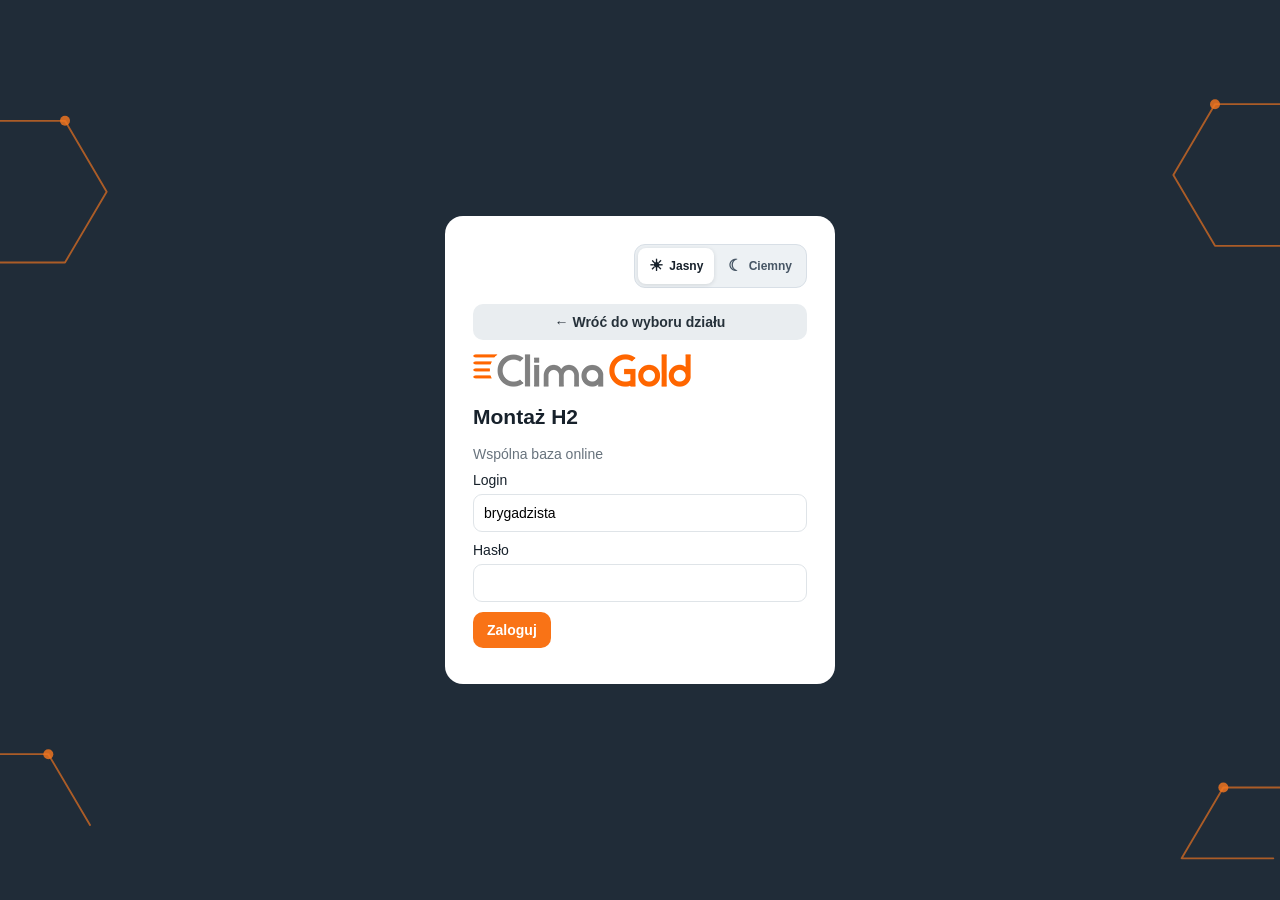
<file: montaz-h2.html>
<!doctype html><html lang="pl"><head><meta charset="utf-8"><meta name="viewport" content="width=device-width,initial-scale=1,viewport-fit=cover"><meta name="theme-color" content="#1d2832"><title>Clima Gold — Montaż H2</title><style>
:root{--bg:#f4f6f8;--card:#fff;--ink:#17212b;--muted:#68737d;--gold:#c79b36;--dark:#1d2832;--line:#dfe4e8}*{box-sizing:border-box}body{margin:0;font:14px Arial,sans-serif;background:var(--bg);color:var(--ink)}button,input,select,textarea{font:inherit}.login{min-height:100vh;display:grid;place-items:center;background:#1d2832;padding:16px}.login .box{width:min(92vw,390px);background:white;padding:28px;border-radius:18px}.brand{display:flex;align-items:center;gap:9px;font-size:26px;font-weight:800;line-height:1;letter-spacing:-.4px}.brandmark{display:inline-flex;flex-direction:column;gap:3px;width:26px;flex:0 0 26px}.brandmark i{display:block;height:4px;background:#e58a1f;border-radius:999px}.brandmark i:nth-child(1){width:26px}.brandmark i:nth-child(2){width:20px}.brandmark i:nth-child(3){width:14px}.brandtext{display:inline-flex;align-items:baseline}.brand .clima{color:#72777d}.brand .gold{color:#e58a1f}.side .brand .clima{color:#d9dee3}.hint,.muted{color:var(--muted)}.field{display:grid;gap:6px;margin:10px 0}.field input,.field select,.field textarea{padding:10px;border:1px solid var(--line);border-radius:9px;background:white}.btn{border:0;border-radius:9px;padding:10px 14px;background:var(--gold);font-weight:700;cursor:pointer}.btn.secondary{background:#e9edf0}.btn.danger{background:#f4dddd;color:#8b2222}.app{display:none}.side{position:fixed;inset:0 auto 0 0;width:230px;background:var(--dark);color:white;padding:22px 14px;display:flex;flex-direction:column;overflow-y:auto}.side .brand{padding:0 8px 18px}.hall{display:inline-block;background:#ffe7c2;color:#6b4c09;padding:4px 8px;border-radius:99px;margin:0 8px 12px;font-weight:800}.nav button{display:block;width:100%;text-align:left;background:transparent;color:#dfe5ea;border:0;padding:12px;border-radius:8px;margin:3px 0;cursor:pointer}.nav button.active,.nav button:hover{background:#31404d;color:white}.main{margin-left:230px;padding:24px}.top{display:flex;justify-content:space-between;align-items:center;margin-bottom:20px}.cards{display:grid;grid-template-columns:repeat(4,1fr);gap:14px}.card{background:var(--card);border:1px solid var(--line);border-radius:14px;padding:16px}.kpi{font-size:27px;font-weight:800;margin-top:5px}.toolbar{display:flex;gap:8px;flex-wrap:wrap;margin:12px 0}.entryfilter.active{background:#e58a1f;color:#fff}.tablewrap{overflow:auto;background:white;border:1px solid var(--line);border-radius:12px}table{border-collapse:collapse;width:100%;min-width:950px}th,td{padding:10px;border-bottom:1px solid var(--line);text-align:left;white-space:nowrap}th{background:#f7f8f9;position:sticky;top:0}.view{display:none}.view.active{display:block}.modal{display:none;position:fixed;inset:0;background:#0008;z-index:1000;place-items:center;padding:12px}.modal.open{display:grid}.dialog{background:white;border-radius:16px;padding:20px;width:min(95vw,850px);max-height:92vh;overflow:auto}.grid{display:grid;grid-template-columns:repeat(3,1fr);gap:10px}.empgrid{display:grid;grid-template-columns:2fr 1fr;gap:8px;align-items:end}.empblock{border:1px solid var(--line);border-radius:12px;padding:12px;margin:10px 0;background:#fbfcfd}.empsystems{margin-top:8px}.empsystems .dayrow{grid-template-columns:1.4fr 1fr}.empname{font-weight:800;margin-bottom:4px}.daybox{margin:14px 0;padding:12px;border:1px solid var(--line);border-radius:12px;background:#f9fafb}.dayrow{display:grid;grid-template-columns:1.4fr 1fr;gap:10px;align-items:center;padding:7px 0;border-bottom:1px solid var(--line)}.rank{font-size:15px;padding:10px 0;border-bottom:1px solid var(--line)}.listrow{display:flex;gap:8px;margin:6px 0}.listrow input{flex:1}.tag{padding:3px 8px;border-radius:999px;background:#eee}.mark-yellow{background:#fff4b8}.mark-green{background:#dff4df}.mark-blue{background:#dcecff}.mark-red{background:#ff5252}.mark-orange{background:#ffe7c2}.mark-purple{background:#eadfff}.online{margin-top:auto;background:white;color:var(--ink);border:2px solid #f28c18;border-radius:10px;padding:9px;box-shadow:0 3px 12px #0003;font-size:12px}.online b{color:#2f7d32}.online .statusbuttons{display:flex;gap:5px;flex-wrap:wrap;margin-top:7px}.online .btn{padding:6px 7px;font-size:12px}.error{color:#a11;margin-top:8px}@media(max-width:800px){.side{position:static;width:auto;padding:12px}.side .brand{padding:0 8px 8px}.nav{display:flex;overflow:auto}.nav button{white-space:nowrap}.main{margin:0;padding:12px}.cards{grid-template-columns:1fr 1fr}.grid,.empgrid{grid-template-columns:1fr}.top{align-items:flex-start}.online{margin-top:10px;max-width:none}table{min-width:800px}}

/* v7: Akcje zawsze widoczne z lewej */
#entries .tablewrap{position:relative}
#entries table th.actioncol,
#entries table td.actioncol{
  position:sticky;
  left:0;
  z-index:4;
  min-width:145px;
  background:#fff;
  box-shadow:5px 0 8px rgba(0,0,0,.08)
}
#entries table th.actioncol{
  z-index:6;
  background:#f7f8f9
}
#entries table td.actioncol .btn{
  padding:8px 10px
}
#entries tr.mark-yellow td.actioncol{background:#fff4b8}
#entries tr.mark-green td.actioncol{background:#dff4df}
#entries tr.mark-blue td.actioncol{background:#dcecff}
#entries tr.mark-red td.actioncol{background:#ff5252}
#entries tr.mark-orange td.actioncol{background:#ffe7c2}
#entries tr.mark-purple td.actioncol{background:#eadfff}
#entries td:nth-child(5),
#entries td:nth-child(6),
#entries td:nth-child(8){
  white-space:normal;
  min-width:140px;
}
@media(max-width:800px){
  #entries table th.actioncol,
  #entries table td.actioncol{min-width:132px}
  #entries table td.actioncol .btn{padding:7px 8px;font-size:12px}
}


/* v8: cała tabela Ewidencji mieści się przy 100% */
#entries .tablewrap{
  overflow-x:hidden;
}
#entries table{
  width:100%;
  min-width:0;
  table-layout:fixed;
  font-size:12px;
}
#entries th,
#entries td{
  padding:7px 6px;
  white-space:normal;
  overflow-wrap:anywhere;
  word-break:normal;
  vertical-align:top;
}
#entries th:nth-child(1),#entries td:nth-child(1){width:13%}
#entries th:nth-child(2),#entries td:nth-child(2){width:13%}
#entries th:nth-child(3),#entries td:nth-child(3){width:9%}
#entries th:nth-child(4),#entries td:nth-child(4){width:11%}
#entries th:nth-child(5),#entries td:nth-child(5){width:18%}
#entries th:nth-child(6),#entries td:nth-child(6){width:16%}
#entries th:nth-child(7),#entries td:nth-child(7){width:8%}
#entries th:nth-child(8),#entries td:nth-child(8){width:12%}

#entries table th.actioncol,
#entries table td.actioncol{
  position:static;
  min-width:0;
  box-shadow:none;
}
#entries td.actioncol .btn{
  display:block;
  width:100%;
  margin:0 0 5px 0;
  padding:6px 4px;
  font-size:11px;
}
#entries td.actioncol .btn:last-child{margin-bottom:0}

@media(max-width:1100px){
  .side{width:205px;padding-left:10px;padding-right:10px}
  .main{margin-left:205px;padding:16px}
  #entries table{font-size:11px}
  #entries th,#entries td{padding:6px 4px}
  #entries td.actioncol .btn{font-size:10px;padding:5px 3px}
}

@media(max-width:800px){
  #entries .tablewrap{overflow-x:auto}
  #entries table{
    min-width:760px;
    font-size:11px;
  }
}


/* v10: poprawka układu na telefonie */
@media(max-width:800px){
  html,body{width:100%;max-width:100%;overflow-x:hidden}
  .side{
    position:static !important;
    inset:auto !important;
    width:100% !important;
    max-width:100% !important;
    padding:12px !important;
  }
  .main{
    margin-left:0 !important;
    width:100% !important;
    max-width:100% !important;
    padding:12px !important;
  }
  .top{
    width:100%;
    gap:10px;
    align-items:center;
  }
  .top h1{font-size:28px;margin:0}
  .toolbar{width:100%}
  #entries .toolbar input{
    width:100%;
    min-width:0 !important;
  }
  #entries .tablewrap{
    width:100%;
    max-width:100%;
    overflow-x:auto !important;
    -webkit-overflow-scrolling:touch;
  }
  #entries table{
    width:760px !important;
    min-width:760px !important;
    table-layout:fixed;
  }
  #entries table th.actioncol,
  #entries table td.actioncol{
    position:sticky !important;
    left:0 !important;
    z-index:4;
    background:#fff;
    box-shadow:4px 0 7px rgba(0,0,0,.08) !important;
  }
  #entries table th.actioncol{
    z-index:6;
    background:#f7f8f9;
  }
  #entries tr.mark-yellow td.actioncol{background:#fff4b8}
  #entries tr.mark-green td.actioncol{background:#dff4df}
  #entries tr.mark-blue td.actioncol{background:#dcecff}
  #entries tr.mark-red td.actioncol{background:#ff5252}
  #entries tr.mark-orange td.actioncol{background:#ffe7c2}
  #entries tr.mark-purple td.actioncol{background:#eadfff}
}


/* v11: wybór miesiąca w Ewidencji */
@media(max-width:800px){
  #entries .toolbar{
    display:grid;
    grid-template-columns:1fr 1fr;
    gap:8px;
  }
  #entries .toolbar #addbtn{grid-column:1 / -1}
  #entries .toolbar #entryMonth{width:100%;min-width:0}
  #entries .toolbar #search{grid-column:1 / -1;width:100%}
}


/* v12: pełne opisy nagłówków w Ocenach */
#ratings th{
  white-space:normal;
  text-align:center;
  line-height:1.2;
  vertical-align:middle;
}
#ratings td:nth-child(n+3){
  text-align:center;
}
@media(max-width:800px){
  #ratings table{min-width:980px}
  #ratings th{font-size:12px}
}


/* v13: indywidualny udział pracownika w pracy */
.participation{margin:8px 0 4px;padding:9px;border:1px dashed var(--line);border-radius:10px;background:#fff}
.partbuttons{display:flex;gap:7px;flex-wrap:wrap}
.partbuttons .btn{padding:7px 9px;font-size:12px}
.partfields{display:none;grid-template-columns:auto 1fr 1fr auto;gap:7px;align-items:center;margin-top:8px}
.partfields.open{display:grid}
.partfields input{width:100%;min-width:0;padding:7px;border:1px solid var(--line);border-radius:8px}
.partstatus{margin-top:7px;font-size:12px}
#stats .statsnote{line-height:1.45}
@media(max-width:800px){
  .partbuttons{display:grid;grid-template-columns:1fr 1fr}
  .partbuttons .btn{width:100%}
  .partfields{grid-template-columns:1fr 1fr}
  .partfields .partlabel{grid-column:1 / -1}
}


/* v14: wstrzymanie / ponowne rozpoczęcie pracy */
.pausebox{margin:8px 0 4px;padding:9px;border:1px solid var(--line);border-radius:10px;background:#f9fafb}
.pausebuttons{display:flex;gap:7px;flex-wrap:wrap;margin:7px 0}
.pausebuttons .btn{padding:7px 9px;font-size:12px}
.pauselist{display:grid;gap:7px;margin-top:8px}
.pauserow{display:grid;grid-template-columns:auto 1fr 1fr auto 1fr 1fr auto;gap:6px;align-items:center;padding:7px;border:1px solid var(--line);border-radius:9px;background:#fff}
.pauserow input{width:100%;min-width:0;padding:7px;border:1px solid var(--line);border-radius:8px}
.pausestatus{margin-top:7px;font-size:12px}
@media(max-width:800px){.pausebuttons{display:grid;grid-template-columns:1fr 1fr}.pausebuttons .btn{width:100%}.pauserow{grid-template-columns:auto 1fr 1fr}.pauserow .pause-to-label{grid-column:1}.pauserow .pause-delete{grid-column:1 / -1;width:100%}}


/* v16: szybki START / KONIEC pracy */
/* v19: automatyczne święta PL + niedziele; soboty ręcznie; ikona końca ⏹️ */
/* v20: filtr W TOKU w Ewidencji */
.quickwork{display:grid;grid-template-columns:1fr 1fr;gap:10px;margin:12px 0 16px}
.quickwork .btn{display:flex;align-items:center;justify-content:center;gap:8px;font-size:15px;padding:12px}
.quickwork .qicon{display:inline-flex;align-items:center;justify-content:center;width:24px;height:24px;flex:0 0 24px;color:#222}
.quickwork .qicon svg{display:block;width:22px;height:22px;fill:currentColor}
.quickwork .qicon.stop svg{width:23px;height:23px}
@media(max-width:800px){.quickwork{grid-template-columns:1fr 1fr}.quickwork .btn{font-size:14px;padding:11px 8px}.quickwork .qicon{width:23px;height:23px;flex-basis:23px}.quickwork .qicon svg{width:21px;height:21px}.quickwork .qicon.stop svg{width:22px;height:22px}}

/* v21: statystyki pełne prace / udziały + wykresy */
/* v22: START/KONIEC — własne SVG, identyczne na telefonie i komputerze */
/* FINAL v24: odświeżona grafika Dashboardu i nawigacji */
/* FINAL v25: górny pasek do pełnej szerokości */
/* FINAL v26: ranking wspólnym czasem centrali + soboty domyślnie wolne */
/* FINAL v27: 2 pracowników domyślnie + dodawanie do 4 + sekcje centrali dzielonej */
/* FINAL v28: pomarańczowy Dodaj pracownika + sekcja pod typem */
/* FINAL v29: sekcja przeniesiona nad nagłówek pracowników */
/* FINAL v30: do 10 pracowników + możliwość usunięcia każdego */
/* FINAL v31: sekcja centrali dzielonej ma rozmiar zwykłego pola i złote wyróżnienie */
/* FINAL v32: filtry rodzaju centrali i pracownika w Ewidencji */
/* FINAL v33: filtr pracownika w Statystykach */
/* FINAL v34: Wszystkie resetuje wszystkie filtry Ewidencji */
/* FINAL v35: planowe przerwy wg systemu pracy i grupy A/B */
/* FINAL v36: grupy A/B tylko Montaż H1 + przypisanie osób w ustawieniach */
.statscharts{display:grid;grid-template-columns:1fr 1fr;gap:14px;margin-top:14px}
.statscharts .wide{grid-column:1/-1}
.chartlegend{display:flex;gap:16px;flex-wrap:wrap;font-size:12px;color:var(--muted);margin:2px 0 12px}
.chartlegend i{display:inline-block;width:12px;height:12px;border-radius:3px;vertical-align:-2px;margin-right:4px}
.lg-full,.barseg.full{background:#e58a1f}
.lg-part,.barseg.part{background:#8a949d}
.chartbox{display:flex;flex-direction:column;gap:9px}
.chartrow{display:grid;grid-template-columns:minmax(115px,170px) 1fr auto;gap:9px;align-items:center}
.chartname{font-size:12px;font-weight:800;white-space:nowrap;overflow:hidden;text-overflow:ellipsis}
.charttrack{height:14px;background:#edf0f2;border-radius:999px;overflow:hidden;display:flex}
.barseg{height:100%;min-width:0}
.chartvalue{min-width:110px;text-align:right;font-size:12px;color:var(--muted);white-space:nowrap}
.chartempty{color:var(--muted);font-size:13px;padding:8px 0}
@media(max-width:800px){.statscharts{grid-template-columns:1fr}.statscharts .wide{grid-column:auto}.chartrow{grid-template-columns:105px 1fr}.chartvalue{grid-column:2;text-align:left;min-width:0;margin-top:-6px}}


/* TEST v23 — odświeżona grafika aplikacji */
:root{--orange:#f97316;--orange2:#e58a1f;--navy:#202c38;--softbg:#f3f5f7}
body{background:var(--softbg)}
.side{
  width:220px;
  background:linear-gradient(180deg,#202d39 0%,#263746 100%);
  padding:20px 12px;
  box-shadow:6px 0 25px rgba(20,31,42,.08)
}
.side .brand{padding:2px 8px 14px;font-size:28px}
.side .brand .clima{color:#f2f4f6}
.side .brand .gold{color:#ff7a21}
.side .hall{
  margin:0 8px 16px;
  background:#f0f2f4;
  color:#4d5862;
  border-radius:7px;
  font-size:11px;
  letter-spacing:.3px;
  padding:6px 9px
}
.nav{display:grid;gap:5px}
.nav button{
  display:flex;
  align-items:center;
  gap:11px;
  padding:12px 13px;
  margin:0;
  border-radius:10px;
  color:#eef2f5;
  font-weight:700;
  transition:.15s ease
}
.nav button:hover{background:#344757}
.nav button.active{
  background:linear-gradient(135deg,#ff7a21,#f26817);
  color:#fff;
  box-shadow:0 6px 16px rgba(242,104,23,.25)
}
.navsvg{display:inline-flex;width:22px;height:22px;flex:0 0 22px}
.navsvg svg{width:100%;height:100%;fill:currentColor}
.online{
  background:rgba(255,255,255,.07);
  border:1px solid rgba(255,255,255,.08);
  border-radius:12px;
  padding:10px;
  font-size:11px
}
.online .btn{font-size:11px;padding:7px 8px}
.main{margin-left:220px;padding:0 24px 28px;min-height:100vh}
.top{
  margin:0 -24px 22px;
  padding:16px 24px;
  background:#fff;
  border-bottom:1px solid #e8ebee;
  box-shadow:0 3px 12px rgba(29,40,50,.04);
  position:sticky;
  top:0;
  z-index:8
}
.top h1{font-size:20px;margin:0 0 2px}
.top .btn{border-radius:10px}
.card,.tablewrap,.dash-panel,.dash-kpi-card{
  box-shadow:0 6px 20px rgba(29,40,50,.055)
}
.btn{background:var(--orange);color:#fff;border-radius:10px}
.btn.secondary{background:#e9edf0;color:#26313a}
.dash-hero{display:flex;align-items:end;justify-content:space-between;gap:14px;margin-bottom:18px}
.dash-hero h2{font-size:31px;line-height:1;margin:3px 0 8px}
.dash-eyebrow{font-size:11px;font-weight:800;color:#8a949d;text-transform:uppercase;letter-spacing:.8px}
.dash-add{min-width:135px}
.dash-kpis{display:grid;grid-template-columns:repeat(4,1fr);gap:14px;margin-bottom:16px}
.dash-kpi-card{
  appearance:none;
  border:1px solid #e5e9ed;
  background:#fff;
  border-radius:15px;
  padding:15px;
  display:flex;
  align-items:center;
  gap:13px;
  text-align:left;
  cursor:pointer;
  color:#17212b;
  min-height:120px
}
.dash-kpi-card:hover{transform:translateY(-1px);border-color:#d7dde2}
.dash-kpi-icon{
  width:47px;height:47px;border-radius:50%;
  display:grid;place-items:center;flex:0 0 47px
}
.dash-kpi-icon svg{width:25px;height:25px;fill:#fff}
.dash-kpi-icon.orange{background:linear-gradient(135deg,#ff7a21,#f26817)}
.dash-kpi-icon.green{background:#46a85a}
.dash-kpi-icon.slate{background:#566575}
.dash-kpi-copy{display:flex;flex-direction:column;min-width:0}
.dash-kpi-label{font-size:11px;font-weight:800;color:#66717b;line-height:1.2;margin-bottom:2px}
.dash-kpi-copy strong{font-size:28px;line-height:1.15}
.dash-kpi-copy small{font-size:11px;color:#5575a1;margin-top:5px}
.dash-panel{
  background:#fff;border:1px solid #e4e8eb;border-radius:15px;padding:0;margin:14px 0;overflow:hidden
}
.dash-panel-head{
  display:flex;align-items:center;justify-content:space-between;gap:10px;
  padding:15px 17px;border-bottom:1px solid #edf0f2
}
.dash-panel-head>div{display:flex;align-items:center;gap:9px}
.dash-panel-head h3{margin:0;font-size:17px}
.status-dot{width:28px;height:28px;border-radius:50%;display:inline-block;position:relative}
.status-dot.ongoing{background:#ff7a21}
.status-dot.done{background:#46a85a}
.status-dot::after{content:"";position:absolute;inset:8px;border:3px solid #fff;border-radius:50%}
.status-dot.done::after{border:0;width:11px;height:6px;inset:8px 0 0 8px;border-left:3px solid #fff;border-bottom:3px solid #fff;transform:rotate(-45deg)}
.dash-link{border:0;background:transparent;color:#5575a1;font-weight:700;cursor:pointer;font-size:12px}
.dash-list{width:100%}
.dash-list-scroll{max-height:500px;overflow:auto;overscroll-behavior:contain}
.dash-entry-kpi{display:grid;grid-template-columns:auto minmax(0,1fr);grid-template-rows:auto auto;align-content:center;gap:6px 10px;cursor:default}
.dash-entry-kpi:hover{transform:none;border-color:#e4e8eb}
.dash-entry-kpi .dash-kpi-icon{grid-column:1;grid-row:1}
.dash-entry-kpi .dash-kpi-copy{grid-column:2;grid-row:1}
.dash-entry-switch{grid-column:1/-1;display:flex;align-items:center;justify-content:center;gap:4px;padding:4px;background:#f1f3f5;border-radius:10px;width:100%}
.dash-entry-toggle{border:0;background:transparent;color:#66717b;font-weight:700;font-size:12px;padding:8px 10px;border-radius:7px;cursor:pointer;white-space:nowrap;flex:1}
.dash-entry-toggle.active{background:#fff;color:#17212b;box-shadow:0 1px 4px #17212b1a}
@media(max-width:560px){.dash-entry-toggle{font-size:11px;padding:7px 6px}}
.dash-row{
  display:grid;
  grid-template-columns:minmax(120px,1fr) minmax(110px,1fr) minmax(180px,1.5fr) minmax(120px,1fr) auto;
  align-items:center;gap:10px;padding:12px 17px;border-bottom:1px solid #edf0f2
}
.dash-row:last-child{border-bottom:0}
.dash-row.head{background:#f7f8f9;color:#5f6a74;font-size:11px;font-weight:800;padding-top:10px;padding-bottom:10px}
.dash-row:not(.head):hover{background:#fbfcfd}
.dash-cell{min-width:0}
.dash-cell b{display:block;overflow:hidden;text-overflow:ellipsis;white-space:nowrap}
.dash-cell small{color:#7a858e}
.dash-open{
  border:0;background:#eef1f3;color:#33404b;font-weight:800;
  border-radius:8px;padding:8px 10px;cursor:pointer
}
.dash-empty{padding:24px;text-align:center;color:#7a858e}
.tablewrap{border-radius:14px;border-color:#e4e8eb}
th{background:#f6f8f9}
.card{border-radius:15px;border-color:#e4e8eb}
@media(max-width:1180px){
  .dash-kpis{grid-template-columns:repeat(2,1fr)}
}
@media(max-width:800px){
  body{padding-bottom:74px}
  .side{
    position:static !important;
    width:100% !important;
    padding:10px 12px !important;
    display:grid;
    grid-template-columns:1fr auto;
    align-items:center;
    gap:6px
  }
  .side .brand{padding:0 4px;font-size:24px}
  .side .hall{margin:0 4px;padding:5px 7px;grid-column:2}
  .side .online{grid-column:1 / -1;margin:4px 0 0;padding:8px}
  .nav{
    position:fixed;
    left:0;right:0;bottom:0;
    z-index:30;
    background:#fff;
    border-top:1px solid #dfe4e8;
    display:flex;
    overflow-x:auto;
    gap:0;
    padding:5px 5px calc(5px + env(safe-area-inset-bottom));
    box-shadow:0 -6px 22px rgba(20,31,42,.09)
  }
  .nav button{
    min-width:82px;
    flex:1 0 82px;
    color:#4f5a64;
    background:transparent;
    flex-direction:column;
    gap:2px;
    padding:6px 5px 5px;
    font-size:10px;
    border-radius:8px
  }
  .nav button.active{background:#fff3ea;color:#f26817;box-shadow:none}
  .navsvg{width:21px;height:21px;flex-basis:21px}
  .main{margin-left:0 !important;padding:0 12px 18px !important}
  .top{
    margin:0 -12px 15px;
    padding:10px 12px;
    position:static
  }
  .top h1{font-size:18px}
  .dash-hero{align-items:center;margin-bottom:13px}
  .dash-hero h2{font-size:27px}
  .dash-hero .muted,.dash-eyebrow{display:none}
  .dash-add{min-width:auto;padding:9px 11px}
  .dash-kpis{grid-template-columns:1fr 1fr;gap:8px;margin-bottom:10px}
  .dash-kpi-card{padding:11px;min-height:96px;gap:9px}
  .dash-kpi-icon{width:36px;height:36px;flex-basis:36px}
  .dash-kpi-icon svg{width:20px;height:20px}
  .dash-kpi-label{font-size:9px}
  .dash-kpi-copy strong{font-size:22px}
  .dash-kpi-copy small{display:none}
  .dash-panel{margin:10px 0}
  .dash-panel-head{padding:12px}
  .dash-panel-head h3{font-size:15px}
  .dash-link{font-size:11px}
  .dash-row.head{display:none}
  .dash-row{
    grid-template-columns:1fr auto;
    padding:11px 12px;
    gap:4px 10px
  }
  .dash-row .dash-cell:nth-child(2),
  .dash-row .dash-cell:nth-child(3){
    grid-column:1
  }
  .dash-row .dash-cell:nth-child(4){grid-column:2;grid-row:1 / span 2;text-align:right}
  .dash-row .dash-open{grid-column:2;grid-row:3}
}


/* FINAL v25: górny pasek zawsze do prawej krawędzi */
@media(min-width:801px){
  .top{
    width:calc(100vw - 220px);
    box-sizing:border-box;
  }
}
@media(max-width:800px){
  .top{
    width:calc(100% + 24px) !important;
    box-sizing:border-box;
  }
}


/* FINAL v26: soboty + wspólny czas centrali do rankingu */
.saturdayrow{background:#fff8ee;border-radius:9px;padding:6px 8px}
.satbadge{display:inline-block;margin-left:6px;padding:2px 6px;border-radius:999px;background:#f6c36a;color:#5b4313;font-size:10px;vertical-align:1px}


/* FINAL v27: dynamiczni pracownicy + sekcje centrali dzielonej */
.empaddbar{margin:8px 0 14px}
.empremove{margin-top:4px;font-size:12px;padding:7px 10px}
#sectionField{background:#fff8ee;border:1px solid #f1d8a4;border-radius:10px;padding:8px 10px}
#sectionsCard textarea{min-height:92px;resize:vertical}
.sectiontag{display:inline-block;padding:2px 7px;border-radius:999px;background:#fff0cf;color:#654a12;font-weight:800;font-size:11px;margin-left:5px}


/* FINAL v28: pomarańczowy Dodaj pracownika + sekcja pod typem centrali */
.empaddbar #addEmpBtn{
  background:#f97316 !important;
  color:#fff !important;
  border:0;
  box-shadow:0 4px 10px rgba(249,115,22,.18);
}
.empaddbar #addEmpBtn:hover{background:#e96512 !important}
#sectionField{
  grid-column:1 / -1;
  width:100%;
  margin-top:-2px;
}
#sectionField select{max-width:360px}
@media(max-width:800px){
  #sectionField{grid-column:1 / -1}
  #sectionField select{max-width:none}
}


/* FINAL v29: sekcja centrali dzielonej we wskazanym miejscu */
#sectionField{
  width:100%;
  margin:4px 0 12px;
  padding:0;
  background:transparent;
  border:0;
}
#sectionField label{font-weight:700}
#sectionField select{width:100%;max-width:none}


/* FINAL v31: sekcja centrali dzielonej jak zwykłe pole + złote wyróżnienie */
#sectionField{
  width:calc((100% - 20px)/3);
  margin:4px 0 12px;
  padding:10px;
  background:#fff4c7;
  border:1px solid #d9ad45;
  border-radius:10px;
  box-shadow:0 2px 8px rgba(217,173,69,.12);
}
#sectionField label{
  font-weight:700;
  color:#5d4611;
}
#sectionField select{
  width:100%;
  max-width:none;
  background:#fffdf6;
  border:1px solid #d9ad45;
}
@media(max-width:800px){
  #sectionField{
    width:100%;
  }
}


/* FINAL v32: filtry rodzaju centrali i pracownika w Ewidencji */
.entryselect{
  padding:10px;
  border:1px solid var(--line);
  border-radius:9px;
  background:#fff;
  min-width:190px;
  max-width:240px;
}
@media(max-width:800px){
  .entryselect{
    min-width:0;
    max-width:none;
    width:100%;
  }
}


/* FINAL v35: planowe przerwy + grupy A/B */
.breaksystem{border:1px solid var(--line);border-radius:10px;padding:10px;margin:10px 0;background:#fafbfc}
.breaksystem>b{display:block;margin-bottom:8px}
.breakgrid{display:grid;grid-template-columns:1fr 1fr;gap:8px}
.breakgrid .field{margin:0}
.breakgroupnote{padding:8px 10px;border:1px solid #ead39b;background:#fff8df;border-radius:9px;margin:6px 0 10px;color:#5f4a18}
@media(max-width:800px){.breakgrid{grid-template-columns:1fr}}


/* FINAL v36: grupy przerw tylko Montaż H1 */
/* FINAL v37: zegary czasu + rozwijane ustawienia przerw */
/* FINAL v38: działający ręczny refresh + czytelne opisy czasu Dashboardu */
/* FINAL v39: Ustawienia podzielone na osobne przyciski i panele */
/* FINAL v40: systemy pracy tylko dla dni faktycznego udziału pracownika */
/* FINAL v41: naprawione wyświetlanie pracowników w Ustawienia → Grupy */
/* FINAL v42: Ewidencja bez A/B w systemie + godzina startu zamiast 'w toku' */
/* FINAL v43: W TOKU pozostaje widoczne + godzina startu */
/* FINAL v44: zakończone wpisy mają widoczny status ZAKOŃCZONE */
/* FINAL v45: uproszczony opis ustawień przerw */
/* FINAL v46: Montaż H1 ma wskazówkę o przypisaniu pracowników do Grup A/B */
/* FINAL v47: wybór dzisiejszego systemu pracy na Dashboardzie */
/* FINAL v48: bez Grup A/B + status ZATRZYMANA + filtry ZATRZYMANE/ZAKOŃCZONE */
/* FINAL v49: przycisk ZAKOŃCZONE bez licznika */
/* FINAL v50: Statystyki — ranking ilości i testowy wynik ilość + czas bez norm */
/* FINAL v51: Statystyki podzielone na kategorie z osobnymi tabelami i wykresami */
/* FINAL v52: Podsumowanie / Czas / Ilość i czas — bez punktów, z ikonami i ilustracjami */
/* FINAL v53: prostszy opis Ilość i czas + zawsze widoczny Zapisz na telefonie */
/* FINAL v54: tylko aktywny przycisk Ilość/Czas jest pomarańczowy */
/* FINAL v55: statystyki Podsumowanie / Wydajność / Udziały */
/* FINAL v56: wspólne wstrzymanie/wznowienie centrali + oceny sortują się od razu */
.groupbadge{display:flex;align-items:center;min-height:39px;padding:9px 11px;border:1px solid #e6c66f;border-radius:9px;background:#fff7d8;color:#60470d;font-weight:800}
.groupassign{display:grid;grid-template-columns:minmax(180px,1fr) 130px;gap:10px;align-items:center;padding:7px 0;border-bottom:1px solid var(--line)}
.groupassign:last-child{border-bottom:0}
.groupassign select{padding:9px;border:1px solid var(--line);border-radius:9px;background:#fff}
@media(max-width:800px){.groupassign{grid-template-columns:1fr}}


/* FINAL v37: rozwijane przerwy z zegarami */
.breakaccordion{
  border:1px solid var(--line);
  border-radius:12px;
  margin:10px 0;
  background:#fff;
  overflow:hidden;
}
.breakaccordion>summary{
  list-style:none;
  cursor:pointer;
  display:flex;
  align-items:center;
  justify-content:space-between;
  gap:12px;
  padding:13px 14px;
  font-weight:800;
  background:#f7f8fa;
  user-select:none;
}
.breakaccordion>summary::-webkit-details-marker{display:none}
.breakaccordion>summary:after{
  content:"⌄";
  font-size:20px;
  line-height:1;
  transition:transform .18s ease;
}
.breakaccordion[open]>summary:after{transform:rotate(180deg)}
.breakaccordion[open]>summary{
  background:#fff7dc;
  border-bottom:1px solid #ead49b;
}
.breaksummaryleft{display:flex;align-items:center;gap:9px}
.breakclockicon{
  width:28px;height:28px;border-radius:50%;
  display:inline-flex;align-items:center;justify-content:center;
  background:#fff0bd;border:1px solid #dfba59;color:#73530a;
  font-size:16px;
}
.breakcount{font-size:12px;font-weight:700;color:var(--muted)}
.breakaccordionbody{padding:12px}
.breakgroups{display:grid;grid-template-columns:1fr 1fr;gap:12px}
.breakgroups.single{grid-template-columns:1fr}
.breakgroupbox{
  border:1px solid #e7d6a6;
  background:#fffaf0;
  border-radius:11px;
  padding:11px;
}
.breakgrouphead{
  display:flex;align-items:center;justify-content:space-between;
  gap:10px;margin-bottom:9px;font-weight:800;color:#634b12;
}
.breakrows{display:flex;flex-direction:column;gap:8px}
.breakrow{
  display:grid;
  grid-template-columns:auto minmax(105px,1fr) auto minmax(105px,1fr) auto;
  gap:7px;
  align-items:end;
  padding:8px;
  background:#fff;
  border:1px solid var(--line);
  border-radius:10px;
}
.breakrowclock{
  width:32px;height:32px;border-radius:9px;
  display:flex;align-items:center;justify-content:center;
  background:#fff3c9;color:#6b4f0a;border:1px solid #e1c26b;
  align-self:center;
}
.breaktimefield label{display:block;font-size:11px;color:var(--muted);margin:0 0 3px}
.breaktimefield input[type=time]{
  width:100%;
  min-height:38px;
  padding:7px 8px;
  border:1px solid #d9ad45;
  background:#fffdf7;
  border-radius:8px;
  font-weight:700;
}
.breakdash{align-self:center;font-weight:900;color:#8a6d1e;padding-bottom:2px}
.breakremove{
  align-self:center;
  min-width:38px;
  height:38px;
  padding:0 10px !important;
}
.addbreakbtn{
  margin-top:9px;
  background:#fff3c9 !important;
  border:1px solid #dfba59 !important;
  color:#684d0b !important;
}
@media(max-width:800px){
  .breakgroups{grid-template-columns:1fr}
  .breakrow{grid-template-columns:32px 1fr 20px 1fr 38px}
}
@media(max-width:520px){
  .breakrow{
    grid-template-columns:32px 1fr 38px;
    align-items:center;
  }
  .breakrowclock{grid-column:1}
  .breaktimefield.start{grid-column:2}
  .breakremove{grid-column:3;grid-row:1}
  .breakdash{display:none}
  .breaktimefield.end{grid-column:2;grid-row:2}
}


/* FINAL v39: Ustawienia jako czytelne menu */
.settingsmenu{
  display:grid;
  grid-template-columns:repeat(3,minmax(0,1fr));
  gap:10px;
  margin:0 0 14px;
}
.settingsmenubtn{
  appearance:none;
  border:1px solid var(--line);
  background:#fff;
  color:var(--ink);
  border-radius:13px;
  padding:12px 13px;
  display:flex;
  align-items:center;
  gap:10px;
  text-align:left;
  cursor:pointer;
  min-height:68px;
  transition:.16s ease;
  box-shadow:0 1px 3px rgba(0,0,0,.03);
}
.settingsmenubtn:hover{
  border-color:#e7b061;
  transform:translateY(-1px);
}
.settingsmenubtn.active{
  background:#fff5e8;
  border-color:#e58a1f;
  box-shadow:0 0 0 2px rgba(229,138,31,.10);
}
.settingsmenubtn b{
  display:block;
  font-size:14px;
  margin-bottom:2px;
}
.settingsmenubtn small{
  display:block;
  color:var(--muted);
  font-size:11px;
  font-weight:600;
}
.settingsicon{
  width:38px;
  height:38px;
  flex:0 0 38px;
  border-radius:10px;
  display:flex;
  align-items:center;
  justify-content:center;
  background:#f3f4f6;
  font-size:18px;
  font-weight:900;
}
.settingsmenubtn.active .settingsicon{
  background:#e58a1f;
  color:#fff;
}
.settingscontent{
  min-height:240px;
}
.settingpanel{
  display:none;
  margin:0;
}
.settingpanel.active{
  display:block;
}
.settingspanelhead{
  display:flex;
  align-items:flex-start;
  justify-content:space-between;
  gap:12px;
  margin-bottom:12px;
}
.settingspanelhead h3{
  margin:0 0 4px;
}
.settingssavebar{
  display:flex;
  justify-content:flex-end;
  padding:12px 0 2px;
}
.settingssavebtn{
  min-width:190px;
  background:#e58a1f;
}
#settings .listrow{
  background:#fafbfc;
  border:1px solid var(--line);
  border-radius:10px;
  padding:7px;
  align-items:center;
}
#settings .listrow input{
  min-width:0;
}
@media(max-width:900px){
  .settingsmenu{grid-template-columns:repeat(2,minmax(0,1fr))}
}
@media(max-width:560px){
  .settingsmenu{grid-template-columns:1fr}
  .settingsmenubtn{min-height:58px;padding:10px 11px}
  .settingspanelhead{flex-direction:column}
  .settingspanelhead .btn{width:100%}
  .settingssavebtn{width:100%}
}


/* FINAL v47: dzisiejszy system pracy */
.today-system-card{
  display:flex;
  align-items:center;
  justify-content:space-between;
  gap:18px;
  margin:0 0 14px;
  padding:14px 16px;
  background:#fff;
  border:1px solid var(--line);
  border-radius:14px;
  box-shadow:0 1px 4px rgba(0,0,0,.04);
}
.today-system-copy{min-width:0}
.today-system-title{
  font-size:15px;
  font-weight:900;
  margin-bottom:4px;
}
.today-system-help{
  color:var(--muted);
  font-size:12px;
  line-height:1.4;
}
.today-system-control{
  min-width:260px;
  display:grid;
  grid-template-columns:auto minmax(155px,1fr);
  align-items:center;
  gap:6px 9px;
}
.today-system-date{
  grid-column:1;
  font-size:12px;
  font-weight:800;
  color:var(--muted);
  white-space:nowrap;
}
#todaySystemSelect{
  grid-column:2;
  min-height:42px;
  padding:9px 34px 9px 11px;
  border:1px solid #d7dce2;
  border-radius:10px;
  background:#fff;
  font-weight:800;
}
.today-system-card.missing{
  border-color:#e2b45f;
  background:#fffaf0;
}
.today-system-card.set{
  border-color:#b9d6c3;
}
.today-system-status{
  grid-column:2;
  font-size:11px;
  font-weight:800;
  min-height:15px;
}
.today-system-card.missing .today-system-status{color:#8a5b00}
.today-system-card.set .today-system-status{color:#267447}
@media(max-width:760px){
  .today-system-card{
    align-items:stretch;
    flex-direction:column;
    gap:10px;
  }
  .today-system-control{
    min-width:0;
    width:100%;
    grid-template-columns:1fr;
  }
  .today-system-date,#todaySystemSelect,.today-system-status{grid-column:1}
  #todaySystemSelect{width:100%}
}


/* FINAL v50: dodatkowe rankingi ilość + czas bez norm */
.statscompare{
  display:grid;
  grid-template-columns:1fr 1fr;
  gap:14px;
  margin-top:14px;
}
.statscomparecard h3{margin-top:0}
.statrankrow{
  display:grid;
  grid-template-columns:auto minmax(120px,1fr) auto;
  gap:9px;
  align-items:center;
  padding:10px 0;
  border-bottom:1px solid var(--line);
}
.statrankrow:last-child{border-bottom:0}
.statrankplace{
  width:28px;height:28px;border-radius:50%;
  display:flex;align-items:center;justify-content:center;
  background:#fff3df;
  color:#9a570b;
  font-weight:900;
}
.statrankname{
  font-weight:800;
  min-width:0;
  overflow:hidden;
  text-overflow:ellipsis;
  white-space:nowrap;
}
.statrankvalue{text-align:right;white-space:nowrap;font-weight:900}
.statranksub{display:block;font-size:11px;color:var(--muted);font-weight:600;margin-top:2px}
.statssmallnote{margin-top:10px;line-height:1.4;font-size:12px}
.combinedscore{
  display:inline-block;
  min-width:58px;
  text-align:center;
  padding:5px 8px;
  border-radius:999px;
  background:#fff0d9;
  color:#8c5009;
}
@media(max-width:800px){
  .statscompare{grid-template-columns:1fr}
}


/* FINAL v51: Statystyki podzielone na kategorie */
.statstabbar{
  display:flex;
  gap:8px;
  flex-wrap:wrap;
  margin:14px 0;
}
.statstab{
  appearance:none;
  border:1px solid var(--line);
  background:#fff;
  color:var(--ink);
  border-radius:11px;
  padding:10px 16px;
  font-weight:800;
  cursor:pointer;
}
.statstab.active{
  background:#e58a1f;
  border-color:#e58a1f;
  color:#fff;
}
.statspanel{display:none}
.statspanel.active{display:block}
.statscharts.onecol{grid-template-columns:1fr}
#stats .tablewrap table{min-width:720px}
@media(max-width:650px){
  .statstabbar{
    display:grid;
    grid-template-columns:1fr 1fr;
  }
  .statstab{width:100%;padding:10px 8px}
}


/* FINAL v52: proste i czytelne kategorie statystyk */
.statstabbar{
  display:grid;
  grid-template-columns:repeat(3,minmax(0,1fr));
  gap:10px;
  margin:14px 0;
}
.statstab{
  appearance:none;
  border:1px solid var(--line);
  background:#fff;
  color:var(--ink);
  border-radius:14px;
  padding:11px 12px;
  font-weight:800;
  cursor:pointer;
  display:flex;
  align-items:center;
  gap:10px;
  text-align:left;
  min-height:68px;
  box-shadow:0 1px 3px rgba(0,0,0,.03);
  transition:.16s ease;
}
.statstab:hover{transform:translateY(-1px);border-color:#e4a650}
.statstab.active{
  background:#fff5e8;
  border-color:#e58a1f;
  box-shadow:0 0 0 2px rgba(229,138,31,.10);
}
.statstabicon{
  width:40px;height:40px;flex:0 0 40px;
  display:flex;align-items:center;justify-content:center;
  border-radius:11px;background:#f2f4f7;color:#485466;
}
.statstabicon svg{width:24px;height:24px;fill:currentColor}
.statstab.active .statstabicon{background:#e58a1f;color:#fff}
.statstab b{display:block;font-size:14px}
.statstab small{display:block;color:var(--muted);font-size:11px;margin-top:2px}
.statspanel{display:none}
.statspanel.active{display:block}

.statcategoryhero{
  min-height:138px;
  display:flex;
  align-items:center;
  justify-content:space-between;
  gap:18px;
  padding:18px 20px;
  border-radius:16px;
  background:linear-gradient(135deg,#fff8ed,#ffffff);
  border:1px solid #efd7b6;
  margin-bottom:14px;
  overflow:hidden;
}
.statcategoryhero h3{margin:2px 0 6px;font-size:19px}
.statcategoryhero p{margin:0;color:var(--muted);max-width:650px;line-height:1.45}
.statcategoryeyebrow{font-size:11px;font-weight:900;letter-spacing:.08em;color:#b7650a}
.statillustration{
  width:180px;height:110px;flex:0 0 180px;
  color:#e58a1f;
  opacity:.9;
}
.statillustration svg{width:100%;height:100%}
.statillustration rect,.statillustration circle{fill:#ffe6bf;stroke:#d77d18;stroke-width:3}
.statillustration path{stroke:#d77d18}
.statillustration.time circle{fill:#fff0d8}
.statillustration.qty rect{fill:#fff0d8}
.statillustration.qty circle{fill:#ffe0ae}

.statkpicard{display:flex;align-items:center;gap:12px}
.statkpiicon{
  width:42px;height:42px;border-radius:12px;
  background:#fff1db;color:#a75d09;
  display:flex;align-items:center;justify-content:center;
  font-size:21px;font-weight:900;
}
.statscharts.onecol{grid-template-columns:1fr}

.qtytimecontrols{
  display:flex;
  align-items:center;
  justify-content:space-between;
  gap:12px;
  margin-bottom:14px;
}
.qtytimecontrols h3{margin:0 0 3px}
.qtytimebuttons{display:flex;gap:8px;flex-wrap:wrap}
.qtysort.active{
  background:#e58a1f !important;
  border-color:#e58a1f !important;
  color:#fff !important;
}
.qtytimebest{
  display:inline-block;
  padding:4px 8px;
  border-radius:999px;
  background:#edf8f0;
  color:#28713d;
  font-size:11px;
  font-weight:900;
  margin-left:6px;
}
.statssmallnote{margin-top:10px;line-height:1.45;font-size:12px}

@media(max-width:800px){
  .statcategoryhero{min-height:0}
  .statillustration{width:130px;height:80px;flex-basis:130px}
  .qtytimecontrols{align-items:stretch;flex-direction:column}
}
@media(max-width:620px){
  .statstabbar{grid-template-columns:1fr}
  .statstab{min-height:58px}
  .statillustration{display:none}
  .statcategoryhero{padding:15px}
  .qtytimebuttons{display:grid;grid-template-columns:1fr 1fr}
  .qtytimebuttons .btn{width:100%}
}


/* FINAL v53: stały i czytelny zapis wpisu na telefonie */
.entryactions{
  display:flex;
  gap:8px;
  margin-top:14px;
}
.entryactions .btn{
  min-height:44px;
}
@media(max-width:760px){
  .dialog{
    width:min(100%,850px);
    max-height:calc(100dvh - 12px);
    padding:16px 16px 0;
    border-radius:14px;
  }
  .entryactions{
    position:sticky;
    z-index:30;
    bottom:0;
    margin:16px -16px 0;
    padding:10px 16px calc(10px + env(safe-area-inset-bottom));
    background:rgba(255,255,255,.98);
    border-top:1px solid var(--line);
    box-shadow:0 -8px 20px rgba(15,23,42,.08);
  }
  .entryactions .btn{
    flex:1 1 0;
    min-width:0;
    min-height:50px;
    font-size:16px;
    font-weight:900;
  }
  .entrysavebtn{
    background:#e58a1f !important;
    color:#fff !important;
    border-color:#e58a1f !important;
  }
}


/* FINAL v54: jednoznaczny stan przycisków Ilość i czas */
.qtysort{
  background:#fff !important;
  color:var(--ink) !important;
  border:1px solid var(--line) !important;
  box-shadow:none !important;
}
.qtysort.active{
  background:#e58a1f !important;
  color:#fff !important;
  border-color:#e58a1f !important;
  box-shadow:0 0 0 2px rgba(229,138,31,.12) !important;
}


/* FINAL v55: Podsumowanie / Wydajność / Udziały */
.statillustration.participation circle{
  fill:#fff0d8;
  stroke:#d77d18;
  stroke-width:3;
}
.statillustration.participation path{stroke:#d77d18}


/* FINAL v56: wspólne wstrzymanie centrali + dynamiczny ranking ocen */
.centralpausebox{
  margin:0 0 16px;
  padding:12px;
  border:1px solid #e3e7ea;
  border-radius:12px;
  background:#fff8ee;
}
.centralpausehead{
  display:flex;
  align-items:center;
  justify-content:space-between;
  gap:10px;
  margin-bottom:9px;
}
.centralpausehead b{font-size:14px}
#centralPauseStatus{font-size:12px;margin-top:2px}
.centralpausebuttons{
  display:grid;
  grid-template-columns:1fr 1fr;
  gap:8px;
}
.centralpause-stop{
  border-color:#d98622 !important;
  color:#8b4d08 !important;
  background:#fff0da !important;
}
.centralpause-resume{
  border-color:#cfd7dd !important;
  background:#eef2f4 !important;
}
@media(max-width:620px){
  .centralpausebuttons{grid-template-columns:1fr}
  .centralpausebuttons .btn{width:100%;min-height:46px}
}
#ratings tbody tr{
  transition:background .15s ease;
}
#ratings tbody tr:first-child td{
  background:#fff8e8;
}


/* FINAL v57: czytelny aktywny przycisk kategorii statystyk */
.statstab.active{
  color:var(--ink) !important;
  background:#fff5e8 !important;
  border-color:#e58a1f !important;
}
.statstab.active b{color:var(--ink) !important;}
.statstab.active small{color:#6b7280 !important;}
.statstab.active .statstabicon{
  background:#e58a1f !important;
  color:#fff !important;
}


/* Wyjątki systemu pracy jedynie na wybrany dzień */
.daily-exceptions{margin:0 0 16px}
.daily-exceptions-panel{margin-top:8px;padding:14px;border:1px solid var(--line);border-radius:14px;background:var(--card)}
.daily-exceptions-panel[hidden]{display:none}
.daily-exception-row{display:flex;flex-wrap:wrap;align-items:center;gap:8px;margin-top:10px}
.daily-exception-hour{display:flex;align-items:center;gap:5px;font-weight:600;font-size:13px;white-space:nowrap}.daily-exception-hour input{width:120px;min-width:0;padding:10px;border:1px solid var(--line);border-radius:9px;background:#fff}.daily-exception-row select{flex:1 1 180px;min-width:0;padding:10px;border:1px solid var(--line);border-radius:9px;background:#fff}
.daily-exception-custom{display:flex;align-items:center;flex:1 1 250px;flex-wrap:wrap;gap:9px}
.daily-exception-custom[hidden]{display:none}
.daily-exception-custom label{display:flex;align-items:center;gap:5px;font-weight:600;font-size:13px}
.daily-exception-custom input{width:112px;min-width:0;padding:9px;border:1px solid var(--line);border-radius:9px;background:#fff}
.daily-exceptions-actions{display:flex;flex-wrap:wrap;gap:8px;margin:12px 0 6px}
@media(max-width:500px){.daily-exception-row select{flex:1 1 100%}.daily-exception-row .btn{margin-left:auto}}
 .plan-toolbar label{display:grid;gap:6px}.plan-toolbar input,.plan-toolbar select,#workPlanRows select{padding:10px;border:1px solid var(--line);border-radius:9px;background:white;max-width:100%}.plan-custom{display:flex;gap:10px;margin-top:8px}.plan-custom[hidden]{display:none}.plan-custom label{display:grid;gap:5px}.plan-custom input{width:110px;padding:8px}#workPlanRows td{padding:12px}#workPlanRows select{width:100%}@media(max-width:600px){.plan-toolbar{align-items:stretch}.plan-toolbar label,.plan-toolbar button{width:100%}#workPlanRows td{padding:8px}#workPlanRows td:first-child{max-width:140px;white-space:normal}.plan-custom{flex-wrap:wrap}}
.assignment-warning{position:fixed;inset:0;background:#101820aa;z-index:10000;display:grid;place-items:center;padding:16px}.assignment-warning-box{background:#fff;color:#17212b;border-radius:14px;padding:22px;width:min(100%,480px);box-shadow:0 18px 60px #0005}.assignment-warning-box h2{font-size:20px;margin:0 0 12px}.assignment-warning-box p{line-height:1.45}.assignment-warning-box .btn{display:block;width:100%;margin-top:9px}.assignment-result-card{border:1px solid #dfe4e8;border-radius:10px;padding:11px;margin:10px 0;background:#f8fafb}.assignment-result-card p{margin:7px 0 2px}.assignment-result-card small{display:block;color:#566575;line-height:1.4;margin-top:5px}
</style><style>
#entries .entry-toolbar{display:flex;flex-wrap:wrap;align-items:center;gap:8px;margin:12px 0}
#entries .entry-actions,#entries .entry-filters{display:contents}
#entries .entry-search-row{display:flex;flex:0 1 320px;justify-content:flex-end;width:auto;min-width:240px;margin:0 0 0 auto}
#entries .entry-search-row #search{display:block;flex:1 1 auto;width:100%;max-width:320px;min-width:0;padding:10px;border:1px solid var(--line);border-radius:9px;background:#fff;margin:0}
@media(max-width:800px){
  #entries .entry-search-row{flex:1 1 100%;min-width:0;margin:0}
  #entries .entry-search-row #search{max-width:100%}
}
</style><style id="cg-entry-toolbar-layout">
#entries .entry-toolbar{
  display:grid;grid-template-columns:minmax(0,1fr) 320px;
  grid-template-areas:"actions actions" "filters search";
  align-items:end;gap:0 12px;margin:12px 0;padding:15px 18px 14px;
  background:#fff;border:1px solid #e3e8ec;border-radius:14px;
  box-shadow:0 4px 14px rgba(30,45,55,.05)
}
#entries .entry-actions{
  grid-area:actions;display:flex;align-items:center;flex-wrap:wrap;gap:8px;
  min-width:0;padding:0 0 14px;margin:0 0 13px;border-bottom:1px solid #edf0f2
}
#entries .entry-actions::before,#entries .entry-filters::before{
  content:"DZIAŁANIA";display:block;flex:0 0 100%;width:100%;
  padding-left:12px;border-left:4px solid #f97316;line-height:22px;
  color:#6d7882;font-size:11px;font-weight:800;letter-spacing:.5px
}
#entries .entry-filters{grid-area:filters;display:flex;align-items:center;flex-wrap:wrap;gap:7px;min-width:0}
#entries .entry-filters::before{content:"FILTRUJ WPISY";border-left-color:#c5cdd4}
#entries .entryfilter{min-height:48px;padding:10px 12px;border:1px solid #e5e9ec;border-radius:10px;background:#f6f7f8;color:#46525d;white-space:nowrap}
#entries .entryfilter.active{background:#fff1e8;border-color:#ffd6bd;color:#d65d14}
#entries .entryselect{width:200px;min-width:180px;max-width:200px;min-height:48px;padding:10px;border:1px solid #d9dfe4;border-radius:10px;background:#fff;box-sizing:border-box}
#entries .entry-search-row{grid-area:search;display:flex;align-items:end;justify-content:flex-end;width:auto;min-width:0;margin:0}
#entries .entry-search-row #search{display:block;flex:1 1 auto;width:100%;max-width:320px;min-width:0;min-height:48px;padding:10px 14px;border:1px solid #d9dfe4;border-radius:10px;background:#fff;margin:0}
@media(max-width:1300px) and (min-width:801px){
  #entries .entry-toolbar{grid-template-columns:minmax(0,1fr);grid-template-areas:"actions" "filters" "search";row-gap:0}
  #entries .entry-search-row{margin-top:12px}
}
@media(max-width:800px){
  #entries .entry-toolbar{grid-template-columns:minmax(0,1fr);grid-template-areas:"actions" "filters" "search";gap:0;padding:12px}
  #entries .entry-actions{gap:7px;padding-bottom:12px;margin-bottom:11px}
  #entries .entry-actions #entryMonth{width:auto!important;min-width:150px}
  #entries .entry-filters{gap:7px}
  #entries .entryfilter{flex:1 1 120px;min-height:42px;padding:9px 8px}
  #entries .entryselect{flex:1 1 100%;width:100%;min-width:0;max-width:none;min-height:44px}
  #entries .entry-search-row{width:100%;margin-top:10px}
  #entries .entry-search-row #search{max-width:none;width:100%;min-height:44px}
}
</style>
<style id="cg-entry-search-icon">
#entries .entry-search-row #search{background-image:url("data:image/svg+xml,%3Csvg xmlns=%22http://www.w3.org/2000/svg%22 width=%2220%22 height=%2220%22 viewBox=%220 0 20 20%22 fill=%22none%22 stroke=%22%2378848e%22 stroke-width=%221.8%22%3E%3Ccircle cx=%228.5%22 cy=%228.5%22 r=%225.5%22/%3E%3Cpath d=%22m13 13 4 4%22/%3E%3C/svg%3E");background-repeat:no-repeat;background-position:14px center;background-size:17px 17px;padding-left:40px!important}
</style>
<style id="climagold-brand-refresh">
/* Delikatne ozdoby i oryginalne logo ClimaGold */
body{background:#f3f5f7}
.login{background-color:#202c38;background-image:url("./climagold-bg.svg");background-position:center;background-size:cover}
.climagold-logo{display:block;width:min(100%,218px);height:auto;object-fit:contain}
.login .brand{justify-content:flex-start;min-height:34px}
.side{background:#202c38}
.side .brand{min-height:46px;align-items:center}
.side .climagold-logo{width:min(100%,194px);height:auto}
.online{color:#f2f5f7;background:rgba(255,255,255,.09);border-color:rgba(255,255,255,.18)}
.online #onlineTime{color:#e4e9ed}
.online .btn.secondary{background:#f5f7f8;color:#26313a}
@media(max-width:800px){body{background-attachment:scroll}.side{background-size:100% 100%}.side .climagold-logo{width:min(100%,194px)}}
</style>
<link rel="stylesheet" href="./climagold-theme.css?v=20261103">
<script src="./climagold-theme.js?v=20261103"></script>
<link rel="stylesheet" href="./climagold-undo.css?v=20261105"><script defer src="./climagold-undo.js?v=20261105"></script>
</head><body>
<div id="login" class="login"><div class="box"><button type="button" class="btn secondary" onclick="location.href='./index.html'" style="width:100%;margin:0 0 14px">← Wróć do wyboru działu</button><div class="brand"><img class="climagold-logo" src="./climagold-logo.svg" alt="ClimaGold"></div><h2>Montaż H2</h2><div class="hint">Wspólna baza online</div><div class="field"><label>Login</label><input id="lu" value="brygadzista" autocomplete="username"></div><div class="field"><label>Hasło</label><input id="lp" type="password" autocomplete="current-password"></div><button class="btn" onclick="doLogin()">Zaloguj</button><div id="le" class="error"></div></div></div>
<div id="app" class="app"><aside class="side"><div class="brand"><img class="climagold-logo" src="./climagold-logo.svg" alt="ClimaGold"></div><span class="hall">MONTAŻ H2</span><div class="nav">
  <button class="active" data-v="dashboard"><span class="navsvg"><svg viewBox="0 0 24 24"><path d="M3 11 12 3l9 8v10h-6v-6H9v6H3V11Z"/></svg></span><span>Dashboard</span></button>
  <button data-v="workplan"><span class="navsvg"><svg viewBox="0 0 24 24" aria-hidden="true"><path d="M4 3h3V1h2v2h6V1h2v2h3a2 2 0 0 1 2 2v5h-2V8H4v12h6v2H4a2 2 0 0 1-2-2V5a2 2 0 0 1 2-2Zm0 2v1h16V5H4Z"/><circle cx="17" cy="17" r="5" fill="none" stroke="currentColor" stroke-width="2"/><path d="M17 14v3l2 1" fill="none" stroke="currentColor" stroke-width="1.8" stroke-linecap="round" stroke-linejoin="round"/></svg></span><span>Grafik pracy</span></button><button data-v="entries"><span class="navsvg"><svg viewBox="0 0 24 24"><path d="M6 2h12v3h3v17H3V5h3V2Zm2 3h8V4H8v1Zm-2 4v10h12V9H6Z"/></svg></span><span>Ewidencja</span></button>
  <button data-v="stats"><span class="navsvg"><svg viewBox="0 0 24 24"><path d="M4 20h3V10H4v10Zm6 0h4V4h-4v16Zm7 0h3V7h-3v13Z"/></svg></span><span>Statystyki</span></button>
  <button data-v="ratings"><span class="navsvg"><svg viewBox="0 0 24 24"><path d="m12 2 3 6 6.5 1-4.8 4.7 1.1 6.6L12 17.2l-5.8 3.1 1.1-6.6L2.5 9 9 8l3-6Z"/></svg></span><span>Oceny</span></button>
  <button data-v="settings"><span class="navsvg"><svg viewBox="0 0 24 24"><path d="M19.4 13a7.8 7.8 0 0 0 0-2l2-1.6-2-3.5-2.5 1a7.8 7.8 0 0 0-1.7-1L14.8 3h-4l-.4 2.9a7.8 7.8 0 0 0-1.7 1l-2.5-1-2 3.5 2 1.6a7.8 7.8 0 0 0 0 2l-2 1.6 2 3.5 2.5-1a7.8 7.8 0 0 0 1.7 1l.4 2.9h4l.4-2.9a7.8 7.8 0 0 0 1.7-1l2.5 1 2-3.5-2-1.6ZM12.8 16a4 4 0 1 1 0-8 4 4 0 0 1 0 8Z"/></svg></span><span>Ustawienia</span></button>
  <button data-v="users"><span class="navsvg"><svg viewBox="0 0 24 24"><path d="M12 12a5 5 0 1 0 0-10 5 5 0 0 0 0 10Zm-9 9c0-4.4 4-7 9-7s9 2.6 9 7H3Z"/></svg></span><span>Użytkownicy</span></button>
</div><div class="online"><div><b id="onlineState">ONLINE</b> · <span id="onlineTime">łączenie…</span></div><div class="statusbuttons"><button class="btn secondary" onclick="exportBackup()">Kopia</button><button id="restoreBtn" class="btn secondary" onclick="importBackup()">Przywróć</button><button class="btn secondary" onclick="logout()">Wyloguj</button></div></div></aside><main class="main"><div class="top"><div><h1 id="title">Dashboard</h1><span id="who" class="muted"></span></div><button id="refreshBtn" class="btn secondary" onclick="refreshData(true)">Odśwież</button></div>

<section id="dashboard" class="view active">
  <div class="dash-hero">
    <div>
      <div class="dash-eyebrow" style="margin-bottom:8px">Podgląd działu</div>
      <div class="muted">Szybki podgląd najważniejszych informacji</div>
    </div>
    <button class="btn dash-add" onclick="openEntry()">+ Dodaj wpis</button>
  </div>

  <div class="today-system-card" id="todaySystemCard">
    <div class="today-system-copy">
      <div class="today-system-title">Dzisiejszy system pracy</div>
      <div class="today-system-help">Ustaw raz na dziś — nowe wpisy wybiorą ten system automatycznie. W każdym wpisie nadal możesz go zmienić.</div>
    </div>
    <div class="today-system-control">
      <div class="today-system-date" id="todaySystemDate"></div>
      <select id="todaySystemSelect" onchange="saveTodaySystem(this.value)">
        <option value="">Wybierz system na dziś</option>
      </select>
      <div class="today-system-status" id="todaySystemStatus"></div>
    </div>
  </div>

  <div class="daily-exceptions">
    <button type="button" class="btn secondary" id="dailyExceptionsToggle" onclick="toggleDailyExceptions()">Wyjątki pracowników <span id="dailyExceptionsCount"></span></button>
    <div id="dailyExceptionsPanel" class="daily-exceptions-panel" hidden><label>Data wyjątków <input id="dailyExceptionsDate" type="date" onchange="renderDailyExceptions()"></label>
      <div class="muted">Wybierz pracownika i wpisz godziny od–do, np. 06:00–11:30. Nie musisz dodawać kolejnych systemów w ustawieniach. Możesz też wybrać Wolne / nieobecny. Pozostali pracują według systemu działu.</div>
      <div id="dailyExceptionsRows"></div>
      <div class="daily-exceptions-actions">
        <button type="button" class="btn secondary" id="addDailyExceptionBtn" onclick="addDailyExceptionRow()">+ Dodaj pracownika</button>
        <button type="button" class="btn" id="saveDailyExceptionsBtn" onclick="saveDailyExceptions()">Zapisz wyjątki</button>
      </div>
      <div class="muted" id="dailyExceptionsStatus"></div>
    </div>
  </div>

  <div class="dash-kpis">
    <button class="dash-kpi-card" onclick="dashboardShowOngoing()">
      <span class="dash-kpi-icon orange">
        <svg viewBox="0 0 24 24"><path d="M21.7 5.3a5.8 5.8 0 0 1-7.4 7L7.1 19.5a2 2 0 1 1-2.8-2.8l7.2-7.2a5.8 5.8 0 0 1 7-7.4L15.1 5.5l2.5 2.5 4.1-2.7Z"/></svg>
      </span>
      <span class="dash-kpi-copy"><span class="dash-kpi-label">W TOKU</span><strong id="dkOngoing">0</strong><small>Pokaż na dashboardzie</small></span>
    </button>

    <button class="dash-kpi-card" onclick="dashboardShowToday()">
      <span class="dash-kpi-icon green">
        <svg viewBox="0 0 24 24"><path d="M9.2 16.4 4.8 12l-2 2 6.4 6.4L21.8 7.8l-2-2L9.2 16.4Z"/></svg>
      </span>
      <span class="dash-kpi-copy"><span class="dash-kpi-label">ZAKOŃCZONE DZISIAJ</span><strong id="dkDoneToday">0</strong><small>Pokaż na dashboardzie</small></span>
    </button>

    <button class="dash-kpi-card" onclick="dashboardShowOngoing()">
      <span class="dash-kpi-icon slate">
        <svg viewBox="0 0 24 24"><path d="M16 11c1.7 0 3-1.3 3-3s-1.3-3-3-3-3 1.3-3 3 1.3 3 3 3ZM8 11c1.7 0 3-1.3 3-3S9.7 5 8 5 5 6.3 5 8s1.3 3 3 3Zm8 2c-2 0-6 1-6 3v3h12v-3c0-2-4-3-6-3ZM8 13c-2.3 0-7 1.2-7 3.5V19h7v-3c0-.8.3-1.6.9-2.3-.3-.4-.6-.7-.9-.7Z"/></svg>
      </span>
      <span class="dash-kpi-copy"><span class="dash-kpi-label">PRACOWNICY PRZY PRACY</span><strong id="dkWorkers">0</strong><small>Aktualnie przy centralach</small></span>
    </button>

    <div class="dash-kpi-card dash-entry-kpi">
      <span class="dash-kpi-icon slate" aria-hidden="true">
        <svg viewBox="0 0 24 24"><path d="M4 3h16a2 2 0 0 1 2 2v14a2 2 0 0 1-2 2H4a2 2 0 0 1-2-2V5a2 2 0 0 1 2-2Zm1 5h14V6H5v2Zm0 5h14v-2H5v2Zm0 5h9v-2H5v2Z"/></svg>
      </span>
      <span class="dash-kpi-copy"><span class="dash-kpi-label" id="dkEntryLabel">DZISIEJSZE WPISY</span><strong id="dkEntryCount">0</strong></span>
      <div class="dash-entry-switch" role="group" aria-label="Zakres wpisów na dashboardzie">
        <button type="button" class="dash-entry-toggle active" data-mode="today" onclick="setDashboardEntryMode('today')">Dzisiaj</button>
        <button type="button" class="dash-entry-toggle" data-mode="all" onclick="setDashboardEntryMode('all')">Wszystkie</button>
        <button type="button" class="dash-entry-toggle" data-mode="ongoing" onclick="setDashboardEntryMode('ongoing')">W toku</button>
        <button type="button" class="dash-entry-toggle" data-mode="doneToday" onclick="setDashboardEntryMode('doneToday')">Zakończone dziś</button>
      </div>
    </div>
  </div>

  <div class="dash-panel">
    <div class="dash-panel-head">
      <h3>Wpisy</h3>
    </div>
    <div id="dashEntryList" class="dash-list dash-list-scroll"></div>
  </div>
</section>

<section id="workplan" class="view">
 <div class="today-system-card"><div><h2>Grafik pracy</h2><div class="muted">Ustaw system dla stałych pracowników. Dodatkowi mają domyślnie Nie pracuje — ustaw im godziny tylko wtedy, gdy przyjdą pomagać. Indywidualne wyjątki pozostają przy zmianie systemu działu.</div></div></div>
 <div class="toolbar plan-toolbar"><label>Data <input id="workPlanDate" type="date" onchange="workPlanDateChanged()"></label><label>System dla stałych pracowników <select id="workPlanSystem" onchange="workPlanBaseChanged()"></select></label><button id="saveWorkPlan" class="btn" onclick="saveWorkPlan()">Zapisz grafik dnia</button></div>
 <p id="workPlanStatus" class="muted" role="status"></p>
 <div class="tablewrap"><table><thead><tr><th>Pracownik</th><th>System pracy</th></tr></thead><tbody id="workPlanRows" oninput="workPlanChanged()"></tbody></table></div>
</section>
<section id="entries" class="view"><div class="toolbar entry-toolbar"><div class="entry-actions"><button id="addbtn" class="btn" onclick="openEntry()">+ Dodaj wpis</button><button id="undoEntryChangeBtn" type="button" class="btn secondary" style="display:none" onclick="cgUndoOpen()">↶ Cofnij ostatnią zmianę</button><button id="undoEntryDeleteBtn" class="btn secondary" style="display:none" onclick="undoDeletedEntry()">↶ Cofnij usunięcie</button><input id="entryMonth" type="month" onchange="entryMonthChanged()" style="padding:10px;border:1px solid var(--line);border-radius:9px"><button id="exportEntriesXlsBtn" class="btn secondary" onclick="exportEntriesXLS()">Eksport XLS</button></div><div class="entry-filters"><button id="entryAllBtn" class="btn secondary entryfilter active" onclick="setEntryFilter('all')">Wszystkie</button><button id="entryOngoingBtn" class="btn secondary entryfilter" onclick="setEntryFilter('ongoing')">W TOKU</button><button id="entryStoppedBtn" class="btn secondary entryfilter" onclick="setEntryFilter('stopped')">ZATRZYMANE</button><button id="entryDoneBtn" class="btn secondary entryfilter" onclick="setEntryFilter('done')">ZAKOŃCZONE</button><select id="entryTypeFilter" onchange="renderEntries()" class="entryselect"><option value="">Wszystkie rodzaje central</option></select><select id="entryEmployeeFilter" onchange="renderEntries()" class="entryselect"><option value="">Wszyscy pracownicy</option></select></div><div class="entry-search-row"><input id="search" class="entry-search" placeholder="Szukaj nr, pracownika lub typu" oninput="renderEntries()"></div></div><div class="tablewrap"><table><thead><tr><th class="actioncol">Akcje</th><th>Data</th><th>Nr</th><th>Typ</th><th>Pracownicy</th><th>System</th><th>Czas</th><th>Uwagi</th></tr></thead><tbody id="et"></tbody></table></div></section>
<section id="stats" class="view">
  <div class="toolbar">
    <input id="month" type="month" onchange="renderStats()" style="padding:9px">
    <select id="statType" onchange="renderStats()" style="padding:9px"></select>
    <select id="statEmployee" onchange="renderStats()" style="padding:9px"><option value="">Wszyscy pracownicy</option></select>
    <button class="btn secondary" onclick="exportStatsCSV()">Eksport CSV</button>
    <button class="btn secondary" onclick="exportStatsXLS()">Eksport XLS</button>
  </div>

  <div class="statstabbar">
    <button class="statstab active" data-stat-tab="summary" onclick="showStatsTab('summary',this)">
      <span class="statstabicon">
        <svg viewBox="0 0 24 24" aria-hidden="true"><path d="M4 19V9h4v10H4Zm6 0V5h4v14h-4Zm6 0v-7h4v7h-4Z"/></svg>
      </span>
      <span><b>Podsumowanie</b><small>Ogólny obraz pracy</small></span>
    </button>

    <button class="statstab" data-stat-tab="performance" onclick="showStatsTab('performance',this)">
      <span class="statstabicon">
        <svg viewBox="0 0 24 24" aria-hidden="true"><path d="M3 18h4v-7H3v7Zm7 0h4V6h-4v12Zm7 0h4V3h-4v15ZM4 4l4 3 5-4 7 4v3l-7-4-5 4-4-3V4Z"/></svg>
      </span>
      <span><b>Wydajność</b><small>Ilość + średni czas</small></span>
    </button>

    <button class="statstab" data-stat-tab="participation" onclick="showStatsTab('participation',this)">
      <span class="statstabicon">
        <svg viewBox="0 0 24 24" aria-hidden="true"><path d="M8 11a4 4 0 1 0-4-4 4 4 0 0 0 4 4Zm8-2a3 3 0 1 0-3-3 3 3 0 0 0 3 3ZM2 20v-2c0-3 2.7-5 6-5s6 2 6 5v2H2Zm13 0v-2a6.6 6.6 0 0 0-1.1-3.6A6.6 6.6 0 0 1 16 14c3 0 6 1.8 6 4v2h-7Z"/></svg>
      </span>
      <span><b>Udziały</b><small>Dołączenia i wcześniejsze wyjścia</small></span>
    </button>
  </div>

  <div class="statspanel active" id="statsPanelSummary">
    <div class="statcategoryhero">
      <div>
        <div class="statcategoryeyebrow">PODSUMOWANIE</div>
        <h3>Najważniejsze dane w jednym miejscu</h3>
        <p>Szybki podgląd zakończonych central, roboczogodzin i pracy całego zespołu.</p>
      </div>
      <div class="statillustration" aria-hidden="true">
        <svg viewBox="0 0 180 110">
          <rect x="13" y="69" width="28" height="27" rx="5"/>
          <rect x="52" y="48" width="28" height="48" rx="5"/>
          <rect x="91" y="28" width="28" height="68" rx="5"/>
          <rect x="130" y="56" width="28" height="40" rx="5"/>
          <path d="M20 35c23 4 36 1 55-10 19-11 35-8 55 1 10 4 19 3 31-4" fill="none" stroke-width="6" stroke-linecap="round"/>
        </svg>
      </div>
    </div>

    <div class="cards">
      <div class="card statkpicard"><div class="statkpiicon">✓</div><div><div class="muted">Zakończone centrale</div><div id="sk1" class="kpi">0</div></div></div>
      <div class="card statkpicard"><div class="statkpiicon">◷</div><div><div class="muted">Roboczogodziny łącznie</div><div id="sk2" class="kpi">0:00</div></div></div>
    </div>

    <div class="statscharts onecol">
      <div class="card">
        <h3>Czas pełnych prac / udziałów</h3>
        <div class="chartlegend"><span><i class="lg-full"></i> Czas pełnych</span><span><i class="lg-part"></i> Czas udziałów</span></div>
        <div id="chartTimeMix" class="chartbox"></div>
      </div>
    </div>

    <div class="tablewrap" style="margin-top:14px">
      <table>
        <thead><tr><th>Pracownik</th><th>Wszystkie prace</th><th>Pełne</th><th>Udziały</th><th>Czas łącznie</th></tr></thead>
        <tbody id="stOverview"></tbody>
      </table>
    </div>
  </div>

  <div class="statspanel" id="statsPanelPerformance">
    <div class="statcategoryhero">
      <div>
        <div class="statcategoryeyebrow">WYDAJNOŚĆ</div>
        <h3>Ile zrobił i jaki miał średni czas</h3>
        <p>Jedna tabela pokazuje liczbę pełnych sztuk oraz średni czas wykonania.</p>
      </div>
      <div class="statillustration qty" aria-hidden="true">
        <svg viewBox="0 0 180 110">
          <rect x="20" y="28" width="48" height="32" rx="6"/>
          <rect x="20" y="68" width="48" height="25" rx="6"/>
          <rect x="76" y="28" width="38" height="65" rx="6"/>
          <circle cx="139" cy="63" r="29"/>
          <path d="M139 47v18l12 8" fill="none" stroke-width="6" stroke-linecap="round"/>
        </svg>
      </div>
    </div>

    <div class="card qtytimecontrols">
      <div>
        <h3>Ustaw kolejność</h3>
        <div class="muted">Wybierz tylko, po czym tabela ma być posortowana.</div>
      </div>
      <div class="qtytimebuttons">
        <button id="qtySortBtn" class="btn secondary qtysort active" onclick="setQtyTimeSort('qty')">Najwięcej sztuk</button>
        <button id="timeSortBtn" class="btn secondary qtysort" onclick="setQtyTimeSort('time')">Najlepszy czas</button>
      </div>
    </div>

    <div class="card statsnote">
      <h3 id="qtyTimeRankTitle">Top 3 — najwięcej pełnych sztuk</h3>
      <div id="rankQtyTime"></div>
      <div id="rankQtyTimeNote" class="muted statssmallnote"></div>
    </div>

    <div class="statscharts onecol">
      <div class="card">
        <h3 id="qtyTimeChartTitle">Liczba pełnych sztuk</h3>
        <div id="chartQtyTime" class="chartbox"></div>
      </div>
    </div>

    <div class="tablewrap" style="margin-top:14px">
      <table>
        <thead><tr><th>Miejsce</th><th>Pracownik</th><th>Pełne sztuki</th><th>Średni czas</th><th title="Suma (czas × waga) / suma wag; waga = 1 / liczba pracujących osób">Średni czas ważony</th><th>Wszystkie prace</th></tr></thead>
        <tbody id="stQtyTime"></tbody>
      </table>
    </div>
    <p class="muted statssmallnote">Średni czas ważony = suma (czas pracownika × waga) / suma wag. Waga: 1 / liczba osób z dodatnim czasem przy centrali, także pomagających i dodatkowych. Tylko pełne prace przy zakończonych centralach; udziały częściowe i zerowy czas nie wchodzą do średniej. Przykład: 5 h samemu i 10 h w parze = 6 h 40 min. Miejsca i wykresy nadal według dotychczasowej średniej lub liczby sztuk.</p>
  </div>

  <div class="statspanel" id="statsPanelParticipation">
    <div class="statcategoryhero">
      <div>
        <div class="statcategoryeyebrow">UDZIAŁY</div>
        <h3>Prace częściowe i zmiany w zespole</h3>
        <p>Tu widać, kto dołączał później, kończył wcześniej i ile czasu przepracował jako udział w centrali.</p>
      </div>
      <div class="statillustration participation" aria-hidden="true">
        <svg viewBox="0 0 180 110">
          <circle cx="55" cy="38" r="16"/>
          <circle cx="118" cy="35" r="13"/>
          <path d="M25 91c0-23 14-37 30-37s30 14 30 37" fill="none" stroke-width="7" stroke-linecap="round"/>
          <path d="M95 88c0-18 10-29 23-29s25 11 25 29" fill="none" stroke-width="7" stroke-linecap="round"/>
          <path d="M77 50h25" fill="none" stroke-width="6" stroke-linecap="round"/>
        </svg>
      </div>
    </div>

    <div class="cards">
      <div class="card statkpicard"><div class="statkpiicon">↳</div><div><div class="muted">Łączna liczba udziałów</div><div id="sp1" class="kpi">0</div></div></div>
      <div class="card statkpicard"><div class="statkpiicon">◷</div><div><div class="muted">Czas udziałów</div><div id="sp2" class="kpi">0:00</div></div></div>
    </div>

    <div class="statscharts onecol">
      <div class="card">
        <h3>Udziały według pracownika</h3>
        <div id="chartParticipation" class="chartbox"></div>
      </div>
    </div>

    <div class="tablewrap" style="margin-top:14px">
      <table>
        <thead><tr><th>Pracownik</th><th>Udziały</th><th>Dołączył później</th><th>Zakończył wcześniej</th><th>Czas udziałów</th></tr></thead>
        <tbody id="stParticipation"></tbody>
      </table>
    </div>
  </div>
</section>
<section id="ratings" class="view"><div class="card"><div style="display:flex;justify-content:space-between;gap:10px;align-items:center;flex-wrap:wrap"><div><h3 style="margin:0">Ocena kompetencji</h3><div class="muted">„-” = ocena nieustalona</div></div><button id="saveratings" class="btn" onclick="saveRatings()">Zapisz oceny</button></div></div><div class="tablewrap" style="margin-top:14px"><table><thead><tr><th>Miejsce</th><th>Pracownik</th><th>Wiedza i kompetencje</th><th>Wydajność<br>(szybkość pracy)</th><th>Dokładność<br>(bezbłędność)</th><th>Jakość pracy<br>(estetyka)</th><th>Wynik</th></tr></thead><tbody id="rt"></tbody></table></div></section>
<section id="settings" class="view">
  <div class="settingsmenu">
    <button class="settingsmenubtn active" data-settings-panel="employeesPanel" onclick="showSettingsPanel('employeesPanel',this)"><span class="settingsicon">👥</span><span><b>Pracownicy</b><small>Lista pracowników</small></span></button>
    <button class="settingsmenubtn" data-settings-panel="additionalEmployeesPanel" onclick="showSettingsPanel('additionalEmployeesPanel',this)"><span class="settingsicon">👤</span><span><b>Pracownicy dodatkowi</b><small>Serwis / pomoc</small></span></button>
    <button class="settingsmenubtn" data-settings-panel="typesPanel" onclick="showSettingsPanel('typesPanel',this)"><span class="settingsicon">▣</span><span><b>Typy urządzeń</b><small>Rodzaje central</small></span></button>
    <button class="settingsmenubtn" data-settings-panel="systemsPanel" onclick="showSettingsPanel('systemsPanel',this)"><span class="settingsicon">🕒</span><span><b>Systemy pracy</b><small>Godziny zmian</small></span></button>
    <button class="settingsmenubtn" data-settings-panel="breaksPanel" onclick="showSettingsPanel('breaksPanel',this)"><span class="settingsicon">⏸</span><span><b>Przerwy</b><small>Godziny przerw</small></span></button>
    <button id="groupsMenuBtn" class="settingsmenubtn" data-settings-panel="groupsPanel" onclick="showSettingsPanel('groupsPanel',this)" style="display:none"><span class="settingsicon">A/B</span><span><b>Grupy</b><small>Przypisanie A / B</small></span></button>
    <button id="sectionsMenuBtn" class="settingsmenubtn" data-settings-panel="sectionsPanel" onclick="showSettingsPanel('sectionsPanel',this)" style="display:none"><span class="settingsicon">S</span><span><b>Sekcje</b><small>Centrala dzielona</small></span></button>
  </div>

  <div class="settingscontent">
    <div class="card settingpanel active" id="employeesPanel">
      <div class="settingspanelhead"><div><h3>Pracownicy</h3><div class="muted">Dodawaj, usuwaj i ustawiaj kolejność pracowników.</div></div><button class="btn" onclick="addSetting('employees')">+ Dodaj pracownika</button></div>
      <div id="employees"></div>
    </div>

    <div class="card settingpanel" id="additionalEmployeesPanel">
      <div class="settingspanelhead"><div><h3>Pracownicy dodatkowi</h3><div class="muted">Każdy dział ma osobną listę. Godziny dodatkowych osób liczą się do czasu centrali, bez rankingu i ocen.</div></div></div>
      <div id="additionalEmployeesList"></div>
      <div class="field"><label>Imię i nazwisko (np. pracownik serwisu)</label><input id="newAdditionalEmployee" placeholder="Wpisz imię i nazwisko"></div>
      <button type="button" class="btn" onclick="addExtraWorker()">+ Dodaj pracownika dodatkowego</button>
    </div>
    <div class="card settingpanel" id="typesPanel">
      <div class="settingspanelhead"><div><h3>Typy urządzeń</h3><div class="muted">Lista rodzajów central dostępnych przy dodawaniu wpisu.</div></div><button class="btn" onclick="addSetting('types')">+ Dodaj typ</button></div>
      <div id="types"></div>
    </div>

    <div class="card settingpanel" id="systemsPanel">
      <div class="settingspanelhead"><div><h3>Systemy pracy</h3><div class="muted">Dodaj systemy, np. 06:00–14:00 albo 06:00–16:00.</div></div><button class="btn" onclick="addSetting('systems')">+ Dodaj system</button></div>
      <div id="systems"></div>
    </div>

    <div class="card settingpanel" id="breaksPanel">
      <div class="settingspanelhead"><div><h3>Planowe przerwy pracowników</h3><div class="muted">Rozwiń system pracy i wybierz godziny przerwy z pól zegara. Możesz dodać kolejne przerwy.</div></div></div>
      <div id="systemBreakSettings"></div>
    </div>

    <div class="card settingpanel" id="groupsPanel">
      <div class="settingspanelhead"><div><h3>Przypisanie pracowników do grup</h3><div class="muted">Montaż H1: przypisz każdego pracownika do Grupy A albo Grupy B. Przy dodawaniu wpisu grupa będzie wybierana automatycznie.</div></div></div>
      <div id="employeeBreakGroupSettings"></div>
    </div>

    <div class="card settingpanel" id="sectionsPanel">
      <div class="settingspanelhead"><div><h3>Sekcje centrali dzielonej</h3><div class="muted">Ustaw listę sekcji dostępnych po wybraniu „Centrala dzielona”.</div></div></div>
      <div class="field"><label>Lista sekcji</label><textarea id="sectionsText" placeholder="S1, S2, S3, S4"></textarea></div>
      <div class="muted">Oddziel sekcje przecinkami.</div>
    </div>
  </div>

  <div class="settingssavebar"><button class="btn settingssavebtn" onclick="saveSettings()">Zapisz ustawienia</button></div>
</section>
<section id="users" class="view"><div class="card"><h3>Nowe konto</h3><div class="grid"><div class="field"><label>Login</label><input id="nu"></div><div class="field"><label>Hasło</label><input id="np" type="password"></div><div class="field"><label>Rola</label><select id="nr"><option value="supervisor">Przełożony</option><option value="viewer">Tylko podgląd</option><option value="admin">Administrator</option></select></div></div><button class="btn" onclick="addUser()">Dodaj konto</button></div><div class="card" style="margin-top:14px"><div id="ul"></div></div></section>
</main></div>
<div id="modal" class="modal"><div class="dialog"><h2>Wpis ewidencji</h2><input id="eid" type="hidden"><div class="quickwork"><button type="button" class="btn" onclick="quickStartWork()"><span class="qicon play" aria-hidden="true"><svg viewBox="0 0 24 24"><path d="M8 5.2v13.6c0 .9 1 1.4 1.7.9l9.6-6.8c.7-.5.7-1.5 0-2L9.7 4.1C9 3.6 8 4.1 8 5.2Z"/></svg></span><span>START PRACY</span></button><button type="button" class="btn secondary" onclick="quickEndWork()"><span class="qicon stop" aria-hidden="true"><svg viewBox="0 0 24 24"><rect x="5" y="5" width="14" height="14" rx="1.8"/></svg></span><span>KONIEC PRACY</span></button></div><div class="centralpausebox">
  <div class="centralpausehead">
    <div>
      <b>Wstrzymanie całej centrali</b>
      <div id="centralPauseStatus" class="muted">Centrala pracuje.</div>
    </div>
  </div>
  <div class="centralpausebuttons">
    <button type="button" class="btn secondary centralpause-stop" onclick="pauseAllWork()">Wstrzymaj centralę — wszyscy</button>
    <button type="button" class="btn secondary centralpause-resume" onclick="resumeAllWork()">Wznów centralę — wszyscy</button>
  </div>
</div><div class="grid"><div class="field"><label>Nr / oznaczenie</label><input id="no"></div><div class="field"><label>Data rozpoczęcia</label><input id="sd" type="date"></div><div class="field"><label>Data zakończenia</label><input id="ed" type="date"></div><div class="field"><label>Typ urządzenia</label><select id="dt" onchange="updateSectionVisibility()"></select></div><div class="field"><label>Godzina rozpoczęcia</label><input id="stt" type="time"></div><div class="field"><label>Godzina zakończenia</label><input id="ett" type="time"></div></div><div class="field" id="sectionField" style="display:none"><label>Sekcja centrali dzielonej</label><div id="sectionSelections"></div><button type="button" id="addSectionBtn" class="btn" onclick="addSectionChoice()" style="display:none;background:#f97316;color:white;border:0;margin-top:8px">+ Dodaj kolejną sekcję</button></div><h3>Pracownicy, system pracy i korekty czasu</h3><div class="muted">Każdy pracownik ma własny system pracy na każdy dzień wpisu.</div><div id="empsel"></div><div class="toolbar empaddbar"><button id="addEmpBtn" type="button" class="btn" onclick="addEmployeeBlock()">+ Dodaj pracownika</button></div><div class="grid"><div class="field"><label>Kolor</label><select id="markcolor"><option value="">Bez koloru</option><option value="yellow">Żółty</option><option value="green">Zielony</option><option value="blue">Niebieski</option><option value="red">Czerwony</option><option value="orange">Pomarańczowy</option><option value="purple">Fioletowy</option></select></div><div class="field" style="grid-column:span 2"><label>Uwagi</label><textarea id="notes"></textarea></div></div><div class="entryactions"><button class="btn entrysavebtn" onclick="saveEntry()">Zapisz</button><button class="btn secondary entrycancelbtn" onclick="closeEntry()">Anuluj</button></div></div></div>
<script>

var HALL='M2',D=null,ME=null,TOKEN_KEY='cg_'+HALL+'_token',DEFAULT_EMP=HALL==='AUTO'?1:2,MAX_EMP=10,SECTION_PREFIX='__CG_SECTION__:';
function $(x){return document.getElementById(x)}
function esc(s){return String(s==null?'':s).replace(/[&<>"']/g,function(m){return{'&':'&amp;','<':'&lt;','>':'&gt;','"':'&quot;',"'":'&#39;'}[m]})}
function hallName(){return HALL==='AUTO'?'Automatycy':HALL==='M1'?'Montaż H1':HALL==='M2'?'Montaż H2':HALL==='H1'?'Elektrycy H1':HALL==='H2'?'Elektrycy H2':HALL}


/* CG: pracownicy dodatkowi - osobna lista kazdego dzialu. */
function extraWorkers(){return (D&&D.settings&&Array.isArray(D.settings.additional_employees)?D.settings.additional_employees:[])}
function allWorkers(){return (D.settings.employees||[]).concat(extraWorkers().filter(function(n){return (D.settings.employees||[]).indexOf(n)<0}))}
function workerSelectOptions(value){
  var normal=opts(D.settings.employees,value);
  var extra=extraWorkers().filter(function(n){return (D.settings.employees||[]).indexOf(n)<0});
  if(value&&(D.settings.employees||[]).indexOf(value)<0&&extra.indexOf(value)<0)extra.unshift(value);
  return normal+extra.map(function(n){return '<option value="'+esc(n)+'"'+(n===value?' selected':'')+'>'+esc(n)+' (DODATKOWY)</option>'}).join('')
}
function entryExtraNames(entry){return Array.isArray(entry.additional_employees)?entry.additional_employees:[]}
function workerIsExtraInEntry(entry,name){return entryExtraNames(entry).indexOf(name)>=0}
function renderExtraWorkers(){
  var box=$('additionalEmployeesList');if(!box||!D)return;
  box.innerHTML=extraWorkers().map(function(n,i){return '<div class="listrow"><b>'+esc(n)+'</b><button class="btn danger" type="button" onclick="deleteExtraWorker('+i+')">Usuń z listy</button></div>'}).join('')||'<div class="muted">Nie dodano pracowników dodatkowych.</div>';
}
async function saveExtraWorkers(next){
  try{await api('/api/additional-employees',{method:'POST',body:JSON.stringify({employees:next})});
    D=await api('/api/data');renderAll();
  }catch(e){alert('Nie udało się zapisać pracownika dodatkowego: '+e.message)}
}
function addExtraWorker(){
  var input=$('newAdditionalEmployee'),name=String(input&&input.value||'').trim();if(!name)return;
  if(allWorkers().some(function(n){return n.toLocaleLowerCase('pl')===name.toLocaleLowerCase('pl')})){alert('Taki pracownik już znajduje się na liście.');return}
  saveExtraWorkers(extraWorkers().concat([name]));if(input)input.value='';
}
function deleteExtraWorker(i){var a=extraWorkers().slice(),name=a[i];if(!name)return;
  if(!confirm('Usunąć '+name+' z listy wyboru? Stare wpisy ewidencji pozostaną bez zmian.'))return;
  a.splice(i,1);saveExtraWorkers(a)
}
function setupExtraPermissions(){
  if(!ME||ME.role!=='supervisor')return;
  document.querySelectorAll('.settingsmenubtn').forEach(function(b){if(b.dataset.settingsPanel!=='additionalEmployeesPanel')b.style.display='none'});
  document.querySelectorAll('.settingssavebar').forEach(function(b){b.style.display='none'});
  SETTINGS_PANEL='additionalEmployeesPanel';showSettingsPanel(SETTINGS_PANEL)
}

function isMontazHall(){return HALL==='M1'||HALL==='M2'}
function isSplitDeviceType(v){return String(v||'').trim().toLowerCase()==='centrala dzielona'}
function storedSections(){
  return (D&&D.settings&&Array.isArray(D.settings.types)?D.settings.types:[])
    .filter(function(x){return String(x).indexOf(SECTION_PREFIX)===0})
    .map(function(x){return String(x).slice(SECTION_PREFIX.length).trim()})
    .filter(Boolean)
}
function getSections(){
  var s=storedSections();
  return s.length?s:['S1','S2','S3','S4','S5','S6','S7','S8']
}
function entryDeviceTypeOptions(selected){
  selected=String(selected==null?'':selected);
  var types=visibleDeviceTypes().slice();
  // Keep the exact stored value even if settings were renamed, removed or not saved.
  if(selected&&types.indexOf(selected)<0)types.push(selected);
  return '<option value=""></option>'+types.map(function(t){
    return '<option value="'+esc(t)+'"'+(t===selected?' selected':'')+'>'+esc(t)+'</option>';
  }).join('');
}

function visibleDeviceTypes(){
  var a=(D&&D.settings&&Array.isArray(D.settings.types)?D.settings.types:[])
    .filter(function(x){return String(x).indexOf(SECTION_PREFIX)!==0})
    .map(function(x){return String(x).trim()})
    .filter(Boolean);
  if(isMontazHall()&&!a.some(isSplitDeviceType))a.push('Centrala dzielona');
  return a
}
function parseSectionsText(v){
  var seen={};
  return String(v||'').split(/[,;\n]+/).map(function(x){return x.trim()}).filter(function(x){
    var k=x.toLowerCase();if(!x||seen[k])return false;seen[k]=1;return true
  })
}
function syncSectionsIntoTypes(){
  if(!isMontazHall()||!$('sectionsText'))return;
  var visible=(D.settings.types||[]).filter(function(x){return String(x).indexOf(SECTION_PREFIX)!==0});
  if(!visible.some(isSplitDeviceType))visible.push('Centrala dzielona');
  var sections=parseSectionsText($('sectionsText').value);
  if(!sections.length)sections=['S1','S2','S3','S4','S5','S6','S7','S8'];
  D.settings.types=visible.concat(sections.map(function(x){return SECTION_PREFIX+x}))
}
function sectionFromNotes(v){
  var m=String(v||'').match(/\[\[CG_SECTION:([^\]]+)\]\]/);
  return m?m[1].trim():''
}
function notesWithoutSection(v){
  return String(v||'').replace(/\[\[CG_SECTION:[^\]]+\]\]\s*/g,'').trim()
}
function notesWithSection(v,section){
  var clean=notesWithoutSection(v),s=String(section||'').trim();
  return s?'[[CG_SECTION:'+s+']]'+(clean?'\n'+clean:''):clean
}
function entryDeviceLabel(e){
  var s=sectionFromNotes(e&&e.notes);
  return String((e&&e.device_type)||'')+(s?' · '+s:'')
}
function selectedSections(){
  return Array.from(document.querySelectorAll('#sectionSelections .section-choice')).map(function(x){return x.value}).filter(Boolean);
}
function renderSectionChoices(values){
  var holder=$('sectionSelections'),all=getSections();
  values=(values||[]).filter(function(x,i,a){return (!x&&i===a.length-1)||(x&&all.indexOf(x)!==-1&&a.indexOf(x)===i)});
  if(!values.length)values=[''];
  holder.innerHTML=values.map(function(v,i){
    var used=values.filter(function(x,j){return x&&i!==j});
    var available=all.filter(function(x){return used.indexOf(x)<0});
    return '<div class="field" style="margin-bottom:7px"><label>Sekcja '+(i+1)+'</label><select class="section-choice" onchange="sectionChoiceChanged()">'+opts(available,v)+'</select>'+(i?'<button type="button" class="btn secondary" style="margin-top:5px" onclick="removeSectionChoice('+i+')">Usuń sekcję</button>':'')+'</div>';
  }).join('');
  var add=$('addSectionBtn');
  add.style.display=values.length<all.length?'inline-block':'none';
  add.disabled=!values[values.length-1];
  add.textContent='+ Dodaj kolejną sekcję';
}
function sectionChoiceChanged(){
  var current=Array.from(document.querySelectorAll('#sectionSelections .section-choice')).map(function(x){return x.value});
  renderSectionChoices(current);
}
function addSectionChoice(){
  var values=selectedSections(),all=getSections();
  if(!values.length||values.length>=all.length)return;
  values.push('');
  renderSectionChoices(values);
}
function removeSectionChoice(i){
  var values=Array.from(document.querySelectorAll('#sectionSelections .section-choice')).map(function(x){return x.value});
  values.splice(i,1);renderSectionChoices(values);
}
function updateSectionVisibility(value){
  var f=$('sectionField');if(!f)return;
  var show=isMontazHall()&&isSplitDeviceType($('dt').value);
  f.style.display=show?'block':'none';
  if(show){
    var selections=value!==undefined?String(value||'').split('/').map(function(x){return x.trim()}).filter(Boolean):selectedSections();
    renderSectionChoices(selections);
  }else $('sectionSelections').innerHTML='';
}
function employeeBlockHtml(i,e,cs){
  e=e||{employees:[]};cs=cs||[];
  var lab=MAX_EMP===1?'Pracownik':'Pracownik '+(i+1);
  var remove='<button type="button" class="btn danger empremove" onclick="removeEmployeeBlock(this)">Usuń tego pracownika</button>';
  var groupUi=hasBreakGroups()?'<div class="field"><label>Grupa przerw</label><div class="groupbadge">Grupa A</div></div>':'';
  return'<div class="empblock" data-slot="'+i+'"><div class="empgrid"><div class="field"><label>'+lab+'</label><select class="emp" onchange="employeeChanged(this)">'+workerSelectOptions((e.employees||[])[i]||'')+'</select></div>'+groupUi+'<input class="breakgroup" type="hidden" value="A"><input class="corr" type="hidden" value="'+(cs[i]||0)+'"></div><div class="participation"><div class="partbuttons"><button type="button" class="btn secondary" onclick="toggleParticipation(this,\'from\')">Dołącza do pracy</button><button type="button" class="btn secondary" onclick="toggleParticipation(this,\'to\')">Kończy pracę</button><button type="button" class="btn secondary" onclick="rejoinEmployee(this)">↩ Ponownie dołącza</button></div><div class="partfields frompart"><b class="partlabel">Dołącza</b><input class="pfromd" type="date" onchange="participationChanged(this)"><input class="pfromt" type="time" onchange="updatePartStatus(this.closest(\'.empblock\'))"><button type="button" class="btn secondary" onclick="clearParticipation(this,\'from\')">Usuń</button></div><div class="partfields topart"><b class="partlabel">Kończy</b><input class="ptod" type="date" onchange="participationChanged(this)"><input class="ptot" type="time" onchange="updatePartStatus(this.closest(\'.empblock\'))"><button type="button" class="btn secondary" onclick="clearParticipation(this,\'to\')">Usuń</button></div><div class="muted partstatus">Bez zmian = pracuje od początku do końca.</div></div><div class="breakgroupnote">Planowe przerwy</div><div class="pausebox"><div class="empname">Dodatkowe przerwy / wstrzymania</div><div class="pausebuttons"><button type="button" class="btn secondary" onclick="pauseWork(this)">Wstrzymał pracę</button><button type="button" class="btn secondary" onclick="resumeWork(this)">Rozpoczął pracę</button><button type="button" class="btn secondary" onclick="finishWorkAtPause(this)">Kończy pracę od wstrzymania</button></div><div class="pauselist"></div><div class="muted pausestatus">Brak przerw.</div></div><div class="empname">System pracy tego pracownika</div><div class="muted" style="margin-bottom:6px">Pokazywane są tylko dni, w których ten pracownik uczestniczy w pracy przy centrali.</div><div class="empsystems"></div>'+remove+'</div>'
}
function renumberEmployeeBlocks(){
  [].slice.call(document.querySelectorAll('.empblock')).forEach(function(block,i){
    block.dataset.slot=i;
    var lab=block.querySelector('.empgrid label');
    if(lab)lab.textContent=MAX_EMP===1?'Pracownik':'Pracownik '+(i+1);
    var rm=block.querySelector('.empremove');
    if(rm)rm.style.display='inline-block'
  });
  updateAddEmployeeButton()
}
function updateAddEmployeeButton(){
  var b=$('addEmpBtn');if(!b)return;
  var n=document.querySelectorAll('.empblock').length;
  b.style.display=n<MAX_EMP?'inline-block':'none'
}
function addEmployeeBlock(){
  var n=document.querySelectorAll('.empblock').length;if(n>=MAX_EMP)return;
  $('empsel').insertAdjacentHTML('beforeend',employeeBlockHtml(n,{employees:[]},[]));
  var block=$('empsel').lastElementChild;
  renderEmpDayBox(block,[]);
  setBlockBreakGroup(block,assignedBreakGroup((block.querySelector('.emp')||{}).value||''));
  renderPauseControls(block,[]);
  updatePartStatus(block);
  renumberEmployeeBlocks()
}
function removeEmployeeBlock(btn){
  var block=btn.closest('.empblock');if(block)block.remove();
  renumberEmployeeBlocks();updateCentralPauseStatus()
}


function hasBreakGroups(){return false}
function ensureBreakSettings(){
  D.settings.break_groups=hasBreakGroups()?['A','B']:['A'];
  if(!D.settings.system_breaks||typeof D.settings.system_breaks!=='object'||Array.isArray(D.settings.system_breaks))D.settings.system_breaks={};
  if(!D.settings.employee_break_groups||typeof D.settings.employee_break_groups!=='object'||Array.isArray(D.settings.employee_break_groups))D.settings.employee_break_groups={}
}
function assignedBreakGroup(emp){
  ensureBreakSettings();
  if(!hasBreakGroups())return'A';
  return D.settings.employee_break_groups[String(emp||'')]==='B'?'B':'A'
}
function parseBreakText(v){
  return String(v||'').split(/[,;\n]+/).map(function(x){return x.trim()}).filter(Boolean)
}
function parseBreakRange(v){
  var m=String(v||'').trim().match(/^(\d{1,2}):(\d{2})\s*-\s*(\d{1,2}):(\d{2})$/);
  if(!m)return null;
  var a=(+m[1])*60+(+m[2]),b=(+m[3])*60+(+m[4]);
  if(+m[1]>23||+m[3]>23||+m[2]>59||+m[4]>59||b<=a)return null;
  return[a,b]
}
function systemBreakRanges(system,group){
  ensureBreakSettings();
  group=hasBreakGroups()?(group==='B'?'B':'A'):'A';
  var a=((D.settings.system_breaks||{})[system]||{})[group]||[];
  if(typeof a==='string')a=parseBreakText(a);
  return Array.isArray(a)?a.map(function(x){return String(x).trim()}).filter(Boolean):[]
}

function breakRangeParts(v){
  var m=String(v||'').trim().match(/^(\d{1,2}:\d{2})\s*-\s*(\d{1,2}:\d{2})$/);
  return m?[m[1],m[2]]:['','']
}
function breakRowHtml(systemIndex,group,range){
  var p=breakRangeParts(range);
  return'<div class="breakrow">'+
    '<div class="breakrowclock" title="Godzina przerwy">◷</div>'+
    '<div class="breaktimefield start"><label>Od</label><input type="time" class="breakstart" data-system-index="'+systemIndex+'" data-group="'+group+'" value="'+esc(p[0])+'"></div>'+
    '<div class="breakdash">—</div>'+
    '<div class="breaktimefield end"><label>Do</label><input type="time" class="breakend" data-system-index="'+systemIndex+'" data-group="'+group+'" value="'+esc(p[1])+'"></div>'+
    '<button type="button" class="btn danger breakremove" onclick="removeScheduledBreak(this)" title="Usuń przerwę">×</button>'+
  '</div>'
}
function breakGroupBoxHtml(systemIndex,group,title,ranges){
  var rows=(ranges&&ranges.length?ranges:['']).map(function(x){return breakRowHtml(systemIndex,group,x)}).join('');
  return'<div class="breakgroupbox" data-group="'+group+'">'+
    '<div class="breakgrouphead"><span>'+title+'</span><span class="breakcount">'+(ranges.length===1?'1 przerwa':ranges.length+' przerw')+'</span></div>'+
    '<div class="breakrows">'+rows+'</div>'+
    '<button type="button" class="btn secondary addbreakbtn" data-system-index="'+systemIndex+'" data-group="'+group+'" onclick="addScheduledBreak(this)">+ Dodaj przerwę</button>'+
  '</div>'
}
function addScheduledBreak(btn){
  var box=btn.closest('.breakgroupbox'),rows=box.querySelector('.breakrows');
  rows.insertAdjacentHTML('beforeend',breakRowHtml(+btn.dataset.systemIndex,btn.dataset.group,''));
  var row=rows.lastElementChild,input=row&&row.querySelector('.breakstart');if(input)input.focus()
}
function removeScheduledBreak(btn){
  var row=btn.closest('.breakrow'),box=btn.closest('.breakgroupbox');
  if(row)row.remove();
  if(box&&!box.querySelector('.breakrow')){
    var add=box.querySelector('.addbreakbtn');
    box.querySelector('.breakrows').insertAdjacentHTML('beforeend',breakRowHtml(+(add&&add.dataset.systemIndex||0),(add&&add.dataset.group)||'A',''))
  }
}
function validateSystemBreaks(){
  var ok=true,msg='';
  document.querySelectorAll('#systemBreakSettings .breakrow').forEach(function(row){
    var a=row.querySelector('.breakstart').value,b=row.querySelector('.breakend').value;
    if(!a&&!b)return;
    if(!a||!b){ok=false;msg='Uzupełnij godzinę OD i DO dla każdej przerwy.';return}
    if(hm(b)<=hm(a)){ok=false;msg='Godzina zakończenia przerwy musi być późniejsza niż rozpoczęcia.'}
  });
  if(!ok)alert(msg);
  return ok
}
function syncSystemBreakInputs(){
  if(!$('systemBreakSettings'))return;
  ensureBreakSettings();
  var fresh={};
  document.querySelectorAll('#systemBreakSettings .breakaccordion').forEach(function(acc){
    var i=+acc.dataset.systemIndex,sy=(D.settings.systems||[])[i]||'';
    if(!sy)return;
    fresh[sy]=hasBreakGroups()?{A:[],B:[]}:{A:[]};
    acc.querySelectorAll('.breakgroupbox').forEach(function(box){
      var g=hasBreakGroups()?(box.dataset.group==='B'?'B':'A'):'A';
      var a=[];
      box.querySelectorAll('.breakrow').forEach(function(row){
        var fr=row.querySelector('.breakstart').value,to=row.querySelector('.breakend').value;
        if(fr&&to)a.push(fr+'-'+to)
      });
      fresh[sy][g]=a
    })
  });
  D.settings.system_breaks=fresh
}
function renderSystemBreakSettings(){
  var box=$('systemBreakSettings');if(!box)return;
  ensureBreakSettings();
  box.innerHTML=(D.settings.systems||[]).map(function(s,i){
    var a=systemBreakRanges(s,'A'),b=hasBreakGroups()?systemBreakRanges(s,'B'):[];
    var total=a.length+b.length;
    var countText=hasBreakGroups()?('A: '+a.length+' · B: '+b.length):(a.length===1?'1 przerwa':a.length+' przerw');
    var groups=hasBreakGroups()
      ?'<div class="breakgroups">'+breakGroupBoxHtml(i,'A','Grupa A',a)+breakGroupBoxHtml(i,'B','Grupa B',b)+'</div>'
      :'<div class="breakgroups single">'+breakGroupBoxHtml(i,'A','Przerwy',a)+'</div>';
    return'<details class="breakaccordion" data-system-index="'+i+'"'+(i===0?' open':'')+'>'+
      '<summary><span class="breaksummaryleft"><span class="breakclockicon">◷</span><span>'+esc(s||('System '+(i+1)))+'</span></span><span class="breakcount">'+countText+'</span></summary>'+
      '<div class="breakaccordionbody">'+groups+'</div>'+
    '</details>'
  }).join('')||'<span class="muted">Najpierw dodaj system pracy.</span>'
}

function syncEmployeeBreakGroupInputs(){
  ensureBreakSettings();
  if(!hasBreakGroups()){D.settings.employee_break_groups={};return}
  var fresh={};
  document.querySelectorAll('#employeeBreakGroupSettings .empgroupassign').forEach(function(x){
    var i=+x.dataset.employeeIndex,name=String((D.settings.employees||[])[i]||'').trim();
    if(name)fresh[name]=x.value==='B'?'B':'A'
  });
  D.settings.employee_break_groups=fresh
}
function renderEmployeeBreakGroupSettings(){
  var panel=$('groupsPanel'),box=$('employeeBreakGroupSettings');if(!box)return;
  ensureBreakSettings();
  if(panel)panel.style.display='';
  if(!hasBreakGroups()){box.innerHTML='';return}
  box.innerHTML=(D.settings.employees||[]).map(function(name,i){
    var g=assignedBreakGroup(name);
    return'<div class="groupassign"><b>'+esc(name||('Pracownik '+(i+1)))+'</b><select class="empgroupassign" data-employee-index="'+i+'"><option value="A"'+(g==='A'?' selected':'')+'>Grupa A</option><option value="B"'+(g==='B'?' selected':'')+'>Grupa B</option></select></div>'
  }).join('')||'<span class="muted">Najpierw dodaj pracowników w zakładce „Pracownicy”.</span>'
}
function dayBreakSnapshot(row,group){
  var sel=row.querySelector('select'),sy=sel?sel.value:'';
  if(!sy||sy==='Wolne / brak pracy')return[];
  if(row.dataset.breaks){try{return JSON.parse(row.dataset.breaks)||[]}catch(e){}}
  return systemBreakRanges(sy,group)
}
function setBlockBreakGroup(block,group){
  group=hasBreakGroups()?(group==='B'?'B':'A'):'A';
  var h=block.querySelector('.breakgroup');if(h)h.value=group;
  var b=block.querySelector('.groupbadge');if(b)b.textContent='Grupa '+group;
  updateScheduledBreakInfo(block)
}
function daySystemChanged(sel){
  var row=sel.closest('.empdayrow');
  if(row&&row.dataset.savedSystem!==sel.value)row.dataset.breaks='';
  updateScheduledBreakInfo(sel.closest('.empblock'))
}
function updateScheduledBreakInfo(block){
  var el=block.querySelector('.breakgroupnote');if(!el)return;
  var g=(block.querySelector('.breakgroup')||{}).value||'A',seen={},parts=[];
  block.querySelectorAll('.empdayrow').forEach(function(r){
    var sy=(r.querySelector('select')||{}).value||'';
    if(!sy||sy==='Wolne / brak pracy'||seen[sy])return;seen[sy]=1;
    var a=systemBreakRanges(sy,g);
    parts.push(sy+': '+(a.length?a.join(', '):'brak ustawionych przerw'))
  });
  el.textContent=(hasBreakGroups()?'Planowe przerwy — Grupa '+g+': ':'Planowe przerwy: ')+(parts.length?parts.join(' · '):'brak systemu pracy')
}
function restoreBreakGroups(existing){
  existing=existing||[];
  document.querySelectorAll('.empblock').forEach(function(block,i){
    var emp=block.querySelector('.emp').value,r=existing.find(function(x,j){return(x.employee&&x.employee===emp)||(!x.employee&&j===i)})||existing[i]||{};
    var g=hasBreakGroups()?(r.break_group==='B'?'B':r.break_group==='A'?'A':assignedBreakGroup(emp)):'A';
    setBlockBreakGroup(block,g)
  })
}
function employeeSystemRecord(e,name,i){
  var a=Array.isArray(e.employee_systems)?e.employee_systems:[];
  return a.find(function(x,j){return(x.employee&&x.employee===name)||(!x.employee&&j===i)})||{}
}
function employeeBreakGroup(e,name,i){
  if(!hasBreakGroups())return'A';
  var r=employeeSystemRecord(e,name,i);return r.break_group==='B'?'B':r.break_group==='A'?'A':assignedBreakGroup(name)
}
function mergeIntervalMinutes(a){
  a=a.filter(function(x){return x&&x[1]>x[0]}).sort(function(x,y){return x[0]-y[0]});
  if(!a.length)return 0;
  var total=0,s=a[0][0],e=a[0][1];
  for(var i=1;i<a.length;i++){
    if(a[i][0]<=e)e=Math.max(e,a[i][1]);
    else{total+=e-s;s=a[i][0];e=a[i][1]}
  }
  return total+(e-s)
}


var SETTINGS_PANEL='employeesPanel';
function settingsPanelAllowed(id){
  if(id==='groupsPanel')return hasBreakGroups();
  if(id==='sectionsPanel')return isMontazHall();
  return true
}
function showSettingsPanel(id,btn){
  if(!settingsPanelAllowed(id))id='employeesPanel';
  SETTINGS_PANEL=id;
  document.querySelectorAll('#settings .settingpanel').forEach(function(x){x.classList.toggle('active',x.id===id)});
  document.querySelectorAll('#settings .settingsmenubtn').forEach(function(x){x.classList.toggle('active',x.dataset.settingsPanel===id)});
  var panel=$(id);
  if(panel&&panel.scrollIntoView&&window.innerWidth<560)panel.scrollIntoView({block:'start',behavior:'smooth'})
}
function syncSettingsMenu(){
  var g=$('groupsMenuBtn'),s=$('sectionsMenuBtn');
  if(g)g.style.display=hasBreakGroups()?'flex':'none';
  if(s)s.style.display=isMontazHall()?'flex':'none';
  if(!settingsPanelAllowed(SETTINGS_PANEL))SETTINGS_PANEL='employeesPanel';
  showSettingsPanel(SETTINGS_PANEL)
}

async function api(path,opt){opt=opt||{};var h={'Content-Type':'application/json','X-ClimaGold-Hall':HALL},t=sessionStorage.getItem(TOKEN_KEY);if(t)h['X-CG-Session']=t;var r;try{r=await fetch('https://skcurwlwfoaehmsmzkhq.supabase.co/functions/v1/climagold'+'?api='+encodeURIComponent(path),{method:opt.method||'GET',headers:h,body:opt.body||undefined,cache:'no-store'})}catch(e){$('onlineState').textContent='OFFLINE';throw Error('Brak połączenia z bazą online')}var x={};try{x=await r.json()}catch(e){}if(!r.ok){if(r.status===401&&path!='/api/login')sessionStorage.removeItem(TOKEN_KEY);var err=Error(x.error||('Błąd '+r.status));err.code=x.code;err.conflicts=x.conflicts;throw err}if(path==='/api/login'&&x.token)sessionStorage.setItem(TOKEN_KEY,x.token);$('onlineState').textContent='ONLINE';$('onlineTime').textContent='ostatnia synchronizacja: '+new Date().toLocaleTimeString();return x}
async function doLogin(){try{$('le').textContent='';await api('/api/login',{method:'POST',body:JSON.stringify({username:$('lu').value,password:$('lp').value})});await boot()}catch(e){$('le').textContent=e.message}}
async function boot(){var m=await api('/api/me');if(!m.user)return;ME=m.user;D=await api('/api/data');$('login').style.display='none';$('app').style.display='block';$('who').textContent=ME.username+' · '+roleName(ME.role);if(ME.role==='viewer')$('addbtn').style.display='none';if(ME.role!=='admin'){if(ME.role!=='supervisor')document.querySelector('[data-v=settings]').style.display='none';document.querySelector('[data-v=users]').style.display='none';$('restoreBtn').style.display='none'}renderAll();setupExtraPermissions()}
function logout(){sessionStorage.removeItem(TOKEN_KEY);location.reload()}
document.addEventListener('keydown',function(e){if(e.key==='Enter'&&getComputedStyle($('login')).display!=='none'&&(document.activeElement.tagName==='INPUT')){e.preventDefault();doLogin()}});
document.querySelectorAll('.nav button').forEach(function(b){b.onclick=function(){document.querySelectorAll('.nav button').forEach(function(x){x.classList.remove('active')});b.classList.add('active');document.querySelectorAll('.view').forEach(function(x){x.classList.remove('active')});$(b.dataset.v).classList.add('active');$('title').textContent=b.textContent}});
function parseSys(s){var p=(s||'').split('-');function cv(x){var z=(x||'').split(':');return(+z[0]||0)*60+(+z[1]||0)}return[cv(p[0]),cv(p[1])]}
function localDate(d){return d.getFullYear()+'-'+String(d.getMonth()+1).padStart(2,'0')+'-'+String(d.getDate()).padStart(2,'0')}
function easterSundayDate(y){
  var a=y%19,b=Math.floor(y/100),c=y%100,d=Math.floor(b/4),e=b%4,f=Math.floor((b+8)/25),g=Math.floor((b-f+1)/3),h=(19*a+b-d-g+15)%30,i=Math.floor(c/4),k=c%4,l=(32+2*e+2*i-h-k)%7,m=Math.floor((a+11*h+22*l)/451),mo=Math.floor((h+l-7*m+114)/31),da=((h+l-7*m+114)%31)+1;
  return new Date(y,mo-1,da)
}
function addDaysDate(d,n){var x=new Date(d.getFullYear(),d.getMonth(),d.getDate());x.setDate(x.getDate()+n);return x}
function polishHolidaySet(y){
  var s={},fixed=['01-01','01-06','05-01','05-03','08-15','11-01','11-11','12-24','12-25','12-26'];
  fixed.forEach(function(md){s[y+'-'+md]=1});
  var e=easterSundayDate(y);
  [0,1,49,60].forEach(function(n){s[localDate(addDaysDate(e,n))]=1});
  return s
}
function isPolishHoliday(d){return !!polishHolidaySet(d.getFullYear())[localDate(d)]}
function isAutoFreeDay(d){return d.getDay()===0||isPolishHoliday(d)}

function isSaturday(d){return d.getDay()===6}
function centralWorkMins(e){
  if(!e.start_date||!e.end_date||!e.start_time||!e.end_time)return 0;
  var a=new Date(e.start_date+'T00:00'),b=new Date(e.end_date+'T00:00');
  if(b<a)return 0;
  var byEmp=Array.isArray(e.employee_systems)?e.employee_systems:[],fallback=Array.isArray(e.day_systems)?e.day_systems:[];
  var maps=byEmp.map(function(es,i){var m={};employeeDays(e,es.employee||(e.employees||[])[i],i).forEach(function(x){m[x.date]=x.system});return m});
  var fallbackMap={};fallback.forEach(function(x){fallbackMap[x.date]=x.system});
  var total=0;
  for(var d=new Date(a);d<=b;d.setDate(d.getDate()+1)){
    if(isAutoFreeDay(d))continue;
    var ds=localDate(d),starts=[],ends=[];
    if(maps.length){
      maps.forEach(function(m){
        var sy=m[ds]||'';
        if(!sy||sy==='Wolne / brak pracy')return;
        var p=parseSys(sy);
        if(p[1]>p[0]){starts.push(p[0]);ends.push(p[1])}
      })
    }else{
      var sy=fallbackMap[ds]||e.system||'';
      if(sy&&sy!=='Wolne / brak pracy'){
        var p=parseSys(sy);
        if(p[1]>p[0]){starts.push(p[0]);ends.push(p[1])}
      }
    }
    if(!starts.length)continue;
    var fr=Math.min.apply(null,starts),to=Math.max.apply(null,ends);
    if(ds===e.start_date)fr=Math.max(fr,hm(e.start_time));
    if(ds===e.end_date)to=Math.min(to,hm(e.end_time));
    total+=Math.max(0,to-fr)
  }
  return total
}

function hm(x){var z=(x||'').split(':');return(+z[0]||0)*60+(+z[1]||0)}
function employeeDays(e,name,i){
  var a=Array.isArray(e.employee_systems)?e.employee_systems:[],r=a.find(function(x,j){return(x.employee&&x.employee===name)||(!x.employee&&j===i)})||{},days=Array.isArray(r.days)?r.days:(Array.isArray(e.day_systems)?e.day_systems:[]);
  var fd=r.work_from_date||'',td=r.work_to_date||'';
  return days.filter(function(x){return(!fd||x.date>=fd)&&(!td||x.date<=td)}).map(function(x){var plan=plannedEmployeeSystem(x.date,name);return plan?Object.assign({},x,{system:plan,breaks:plan==='Wolne / brak pracy'?[]:(x.system===plan?x.breaks:undefined)}):x})
}
function employeeParticipation(e,name,i){
  var a=Array.isArray(e.employee_systems)?e.employee_systems:[],r=a.find(function(x,j){return(x.employee&&x.employee===name)||(!x.employee&&j===i)})||{};
  return{from_date:r.work_from_date||'',from_time:r.work_from_time||'',to_date:r.work_to_date||'',to_time:r.work_to_time||''}
}
function participationStatus(e,name,i){
  var p=employeeParticipation(e,name,i),a=[],joined=!!(p.from_date&&p.from_time),left=!!(p.to_date&&p.to_time);
  if(joined)a.push('Dołączył '+p.from_date+' '+p.from_time);
  if(left)a.push('Zakończył '+p.to_date+' '+p.to_time);
  return a.length?a.join(' / '):'Cała praca'
}
function minsForEmployee(e,name,i){
  var part=employeeParticipation(e,name,i),endDate=part.to_date||e.end_date,endTime=part.to_time||e.end_time;
  if(!e.start_date||!endDate||!e.start_time||!endTime)return 0;
  var a=new Date(e.start_date+'T00:00'),b=new Date(endDate+'T00:00');
  if(b<a)return 0;
  var tot=0,dm={};
  employeeDays(e,name,i).forEach(function(x){dm[x.date]=x.system});
  for(var d=new Date(a);d<=b;d.setDate(d.getDate()+1)){
    var ds=localDate(d);
    if(isAutoFreeDay(d))continue;
    if(part.from_date&&ds<part.from_date)continue;
    if(part.to_date&&ds>part.to_date)continue;
    var sy=dm[ds]||e.system||'';
    if(!sy||sy==='Wolne / brak pracy')continue;
    var p=parseSys(sy),fr=p[0],to=p[1];
    if(ds===e.start_date)fr=Math.max(fr,hm(e.start_time));
    if(ds===endDate)to=Math.min(to,hm(endTime));
    if(part.from_date&&part.from_time&&ds===part.from_date)fr=Math.max(fr,hm(part.from_time));
    if(part.to_date&&part.to_time&&ds===part.to_date)to=Math.min(to,hm(part.to_time));
    tot+=Math.max(0,to-fr)
  }
  return tot
}

function employeePauseList(e,name,i){
  var a=Array.isArray(e.employee_systems)?e.employee_systems:[],r=a.find(function(x,j){return(x.employee&&x.employee===name)||(!x.employee&&j===i)})||{};
  return Array.isArray(r.pauses)?r.pauses:[]
}
function pauseMinsForEmployee(e,name,i){
  var part=employeeParticipation(e,name,i),endDate=part.to_date||e.end_date,endTime=part.to_time||e.end_time;
  if(!e.start_date||!endDate||!e.start_time||!endTime)return 0;
  var pauses=employeePauseList(e,name,i),a=new Date(e.start_date+'T00:00'),b=new Date(endDate+'T00:00'),dayMap={},total=0;
  employeeDays(e,name,i).forEach(function(x){dayMap[x.date]=x});
  for(var d=new Date(a);d<=b;d.setDate(d.getDate()+1)){
    var ds=localDate(d);if(isAutoFreeDay(d))continue;
    if(part.from_date&&ds<part.from_date)continue;if(part.to_date&&ds>part.to_date)continue;
    var rec=dayMap[ds]||{},sy=rec.system||e.system||'';if(!sy||sy==='Wolne / brak pracy')continue;
    var sp=parseSys(sy),fr=sp[0],to=sp[1];if(to<=fr)continue;
    if(ds===e.start_date)fr=Math.max(fr,hm(e.start_time));if(ds===endDate)to=Math.min(to,hm(endTime));
    if(part.from_date&&part.from_time&&ds===part.from_date)fr=Math.max(fr,hm(part.from_time));
    if(part.to_date&&part.to_time&&ds===part.to_date)to=Math.min(to,hm(part.to_time));
    if(to<=fr)continue;
    var intervals=[];
    (Array.isArray(rec.breaks)?rec.breaks:[]).forEach(function(br){var z=parseBreakRange(br);if(z)intervals.push([Math.max(fr,z[0]),Math.min(to,z[1])])});
    pauses.forEach(function(q){
      if(!q.from_date||!q.from_time)return;
      var qEndDate=(q.to_date&&q.to_time)?q.to_date:endDate,qEndTime=(q.to_date&&q.to_time)?q.to_time:endTime;
      if(!qEndDate||!qEndTime||ds<q.from_date||ds>qEndDate)return;
      var pf=ds===q.from_date?hm(q.from_time):0,pt=ds===qEndDate?hm(qEndTime):1440;
      intervals.push([Math.max(fr,pf),Math.min(to,pt)])
    });
    total+=mergeIntervalMinutes(intervals)
  }
  return total
}
function effectiveMins(e,name,i){return Math.max(0,minsForEmployee(e,name,i)-pauseMinsForEmployee(e,name,i)+((e.corrections||[])[i]||0)*60)}

function fmt(m){m=Math.round(m||0);return Math.floor(m/60)+':'+String(m%60).padStart(2,'0')}
function shortName(n){return String(n||'').trim().split(/\s+/)[0]||'Pracownik'}
function empSystemSummary(e,name,i){var u=[];employeeDays(e,name,i).forEach(function(x){if(x.system&&x.system!=='Wolne / brak pracy'&&u.indexOf(x.system)<0)u.push(x.system)});var s=u.join(', ')||'Wolne';return s==='Wolne'?s:(hasBreakGroups()?s+' · Grupa '+employeeBreakGroup(e,name,i):s)}
function systemSummary(e){
  var a=e.employees||[];
  function plain(name,i){
    var u=[];
    employeeDays(e,name,i).forEach(function(x){
      if(x.system&&x.system!=='Wolne / brak pracy'&&u.indexOf(x.system)<0)u.push(x.system)
    });
    return u.join(', ')||'Wolne'
  }
  if(!a.length){
    var u=[];(e.day_systems||[]).forEach(function(x){if(x.system&&x.system!=='Wolne / brak pracy'&&u.indexOf(x.system)<0)u.push(x.system)});
    return u.join(', ')||'—'
  }
  if(a.length===1)return plain(a[0],0);
  return a.map(function(n,i){return shortName(n)+': '+plain(n,i)}).join(' | ')
}
function timeSummary(e){if(!e.end_date)return'—';var a=e.employees||[];if(!a.length)return'—';if(a.length===1)return fmt(effectiveMins(e,a[0],0));return a.map(function(n,i){return shortName(n)+': '+fmt(effectiveMins(e,n,i))}).join(' | ')}

function dashboardGoView(view){
  var b=document.querySelector('.nav button[data-v="'+view+'"]');
  if(b)b.click()
}
function dashboardShowOngoing(){setDashboardEntryMode('ongoing')}
function dashboardShowAll(){dashboardGoView('entries');setEntryFilter('all')}
function dashboardShowToday(){setDashboardEntryMode('doneToday')}
function dashElapsed(e){
  if(!e.start_date)return'—';
  var st=new Date(e.start_date+'T'+(e.start_time||'00:00')+':00');
  if(isNaN(st))return'—';
  var end=e.end_date?new Date(e.end_date+'T'+(e.end_time||'00:00')+':00'):new Date();
  var mins=Math.max(0,Math.round((end-st)/60000));
  var d=Math.floor(mins/1440),h=Math.floor((mins%1440)/60),m=mins%60;
  if(d)return d+' d '+h+' h';
  if(h)return h+' h '+String(m).padStart(2,'0')+' min';
  return m+' min'
}

function ensureDailySystems(){
  if(!D.settings)D.settings={};
  if(!D.settings.daily_systems||typeof D.settings.daily_systems!=='object'||Array.isArray(D.settings.daily_systems))D.settings.daily_systems={};
  return D.settings.daily_systems
}
function configuredSystemForDate(ds){
  var m=ensureDailySystems(),s=m[ds]||'';
  return s==='Wolne / brak pracy'||(D.settings.systems||[]).indexOf(s)>=0?s:(isSaturday(new Date(ds+'T12:00:00'))?'Wolne / brak pracy':'')
}
function defaultSystemForDate(ds,emp){
  return (emp?employeeSystemException(ds,emp):'')||configuredSystemForDate(ds)||(D.settings.systems||[])[0]||''
}
function renderTodaySystemPicker(){
  var sel=$('todaySystemSelect'),card=$('todaySystemCard'),dateEl=$('todaySystemDate'),status=$('todaySystemStatus');
  if(!sel||!card)return;
  var today=localDate(new Date()),chosen=configuredSystemForDate(today),systems=['Wolne / brak pracy'].concat((D.settings.systems||[]).filter(function(s){return s!=='Wolne / brak pracy'}));
  if(dateEl)dateEl.textContent=today;
  sel.innerHTML='<option value="">Wybierz system na dziś</option>'+systems.map(function(s){return'<option value="'+esc(s)+'"'+(s===chosen?' selected':'')+'>'+(s==='Wolne / brak pracy'?'Wolne — wszyscy':esc(s))+'</option>'}).join('');
  sel.disabled=!ME||ME.role==='viewer'||!systems.length;
  card.classList.toggle('set',!!chosen);
  card.classList.toggle('missing',!chosen);
  if(status){
    if(!systems.length)status.textContent='Najpierw dodaj system pracy w Ustawieniach.';
    else if(ME&&ME.role==='viewer')status.textContent=chosen?'Ustawiony: '+chosen:'Nie ustawiono systemu na dziś.';
    else status.textContent=chosen?(chosen==='Wolne / brak pracy'&&!(D.settings.daily_systems||{})[today]?'Sobota — domyślnie wolne. Nie musisz zapisywać grafiku.':'Ustawiony na dziś: '+chosen):'Wybierz system, żeby nie ustawiać go przy każdym wpisie.';
  }
}
async function saveTodaySystem(system){
  if(!ME||ME.role==='viewer')return;
  var today=localDate(new Date()),sel=$('todaySystemSelect'),status=$('todaySystemStatus');
  if(sel)sel.disabled=true;
  if(status)status.textContent='Zapisywanie…';
  try{
    await api('/api/daily-system',{method:'POST',body:JSON.stringify({date:today,system:system||''})});
    D=await api('/api/data');
    renderTodaySystemPicker();renderWorkPlan();
  }catch(e){
    if(status)status.textContent='Nie udało się zapisać systemu.';
    if(sel)sel.disabled=false
  }
}



function dailyExceptionsDate(){var el=$('dailyExceptionsDate');if(el&&!el.value)el.value=localDate(new Date());return el?el.value:localDate(new Date())}
var workPlanDirty=false;
function workPlanDate(){var el=$('workPlanDate');if(!el.value){el.value=localDate(new Date());el.dataset.autoToday='1'}return el.value}
function workPlanOptions(choice,base){return '<option value="">Według działu'+(base?' — '+esc(base):'')+'</option>'+['Wolne / brak pracy'].concat(D.settings.systems||[]).map(function(s){return '<option value="'+esc(s)+'"'+(s===choice?' selected':'')+'>'+esc(s==='Wolne / brak pracy'?'Wolne / nieobecny':s)+'</option>'}).join('')+'<option value="__custom__"'+(choice==='__custom__'?' selected':'')+'>Inny — własne godziny</option>'}
function renderWorkPlan(force){
 if(!$('workPlanRows')||!D||workPlanDirty&&!force)return;
 var dateInput=$('workPlanDate'),today=localDate(new Date());
 if(dateInput&&dateInput.dataset.autoToday==='1'&&dateInput.value!==today&&!workPlanDirty){dateInput.value=today;force=true}
 var date=workPlanDate();$('workPlanDate').dataset.previous=date;var base=configuredSystemForDate(date),over=employeeDailyOverrides()[date]||{},readonly=!ME||ME.role==='viewer',extras=extraWorkers();
 $('workPlanSystem').innerHTML='<option value="">Wybierz system dla stałych pracowników</option>'+['Wolne / brak pracy'].concat((D.settings.systems||[]).filter(function(s){return s!=='Wolne / brak pracy'})).map(function(s){return '<option value="'+esc(s)+'"'+(s===base?' selected':'')+'>'+(s==='Wolne / brak pracy'?'Wolne — wszyscy':esc(s))+'</option>'}).join('');
 function row(name,extra){var value=over[name]||(extra?'Wolne / brak pracy':''),custom=value&&value!=='Wolne / brak pracy'&&(D.settings.systems||[]).indexOf(value)<0,parts=exceptionTimeParts(custom?value:base),options=workPlanOptions(custom?'__custom__':value,base);if(extra)options=options.slice(options.indexOf('</option>')+9).replace('Wolne / nieobecny','Nie pracuje');return '<tr data-employee="'+esc(name)+'" data-extra="'+(extra?'1':'0')+'"><td><b>'+esc(name)+'</b></td><td><select class="plan-choice" aria-label="System pracy: '+esc(name)+'" onchange="workPlanChanged(this)">'+options+'</select><div class="plan-custom"'+(custom?'':' hidden')+'><label>Od <input type="time" class="plan-from" value="'+esc(parts[0])+'"></label><label>Do <input type="time" class="plan-to" value="'+esc(parts[1])+'"></label></div></td></tr>'}
 var workers=allWorkers().filter(function(name){return extras.indexOf(name)<0});
 $('workPlanRows').innerHTML='<tr class="plan-group"><th colspan="2">Pracownicy stali</th></tr>'+workers.map(function(name){return row(name,false)}).join('')+(extras.length?'<tr class="plan-group"><th colspan="2">Pracownicy dodatkowi — domyślnie nie pracują</th></tr>'+extras.map(function(name){return row(name,true)}).join(''):'');
 $('workPlanSystem').disabled=readonly;$('saveWorkPlan').hidden=readonly;
 $('workPlanRows').querySelectorAll('select,input').forEach(function(el){el.disabled=readonly});
 $('workPlanStatus').textContent=readonly?'Plan dnia — tylko podgląd.':'Wspólny system dotyczy stałych pracowników. Dodatkowym ustaw godziny tylko na dzień pomocy.';workPlanDirty=false
}
function workPlanChanged(sel){if(sel){var row=sel.closest('tr');row.querySelector('.plan-custom').hidden=sel.value!=='__custom__'}workPlanDirty=true;$('workPlanStatus').textContent='Masz niezapisane zmiany.'}
function workPlanBaseChanged(){var base=$('workPlanSystem').value;if(base==='Wolne / brak pracy'){$('workPlanRows').querySelectorAll('tr[data-employee]').forEach(function(row){row.querySelector('.plan-choice').value='Wolne / brak pracy';row.querySelector('.plan-custom').hidden=true})}$('workPlanRows').querySelectorAll('tr[data-extra="0"] .plan-choice').forEach(function(sel){sel.options[0].textContent='Według działu'+(base?' — '+base:'')});workPlanChanged()}
function workPlanDateChanged(){if(workPlanDirty&&!confirm('Zmienić datę i odrzucić niezapisane zmiany planu?')){$('workPlanDate').value=$('workPlanDate').dataset.previous;return}workPlanDirty=false;var el=$('workPlanDate');el.dataset.autoToday=el.value===localDate(new Date())?'1':'0';renderWorkPlan(true);$('workPlanDate').dataset.previous=workPlanDate()}
async function saveWorkPlan(){
 if(!ME||ME.role==='viewer')return;
 var date=workPlanDate(),system=$('workPlanSystem').value,map={},ok=true;
 $('workPlanRows').querySelectorAll('tr[data-employee]').forEach(function(row){var choice=row.querySelector('.plan-choice').value;if(choice==='__custom__')choice=row.querySelector('.plan-from').value+'-'+row.querySelector('.plan-to').value;if(!choice)return;if(choice!=='Wolne / brak pracy'&&!validExceptionHours(choice)){ok=false;return}map[row.dataset.employee]=choice});
 if(!system||!ok){$('workPlanStatus').textContent='Wybierz system dla działu i uzupełnij poprawne godziny od–do.';return}
 $('saveWorkPlan').disabled=true;$('workPlanStatus').textContent='Zapisywanie…';
 try{await api('/api/work-plan',{method:'POST',body:JSON.stringify({date:date,system:system,employees:map})});D=await api('/api/data');workPlanDirty=false;renderAll();$('workPlanStatus').textContent='Zapisano grafik na '+date+'.'}catch(e){$('workPlanStatus').textContent='Nie udało się zapisać: '+e.message}finally{$('saveWorkPlan').disabled=false}
}
function plannedEmployeeSystem(date,name){return employeeSystemException(date,name)||(((D.settings.work_plan_dates||{})[date]||(D.settings.daily_systems||{})[date]==='Wolne / brak pracy')?(extraWorkers().indexOf(name)>=0?'Wolne / brak pracy':configuredSystemForDate(date)):'')}

function employeeDailyOverrides(){
  var map=D&&D.settings&&D.settings.employee_daily_systems;
  return map&&typeof map==='object'&&!Array.isArray(map)?map:{}
}
function exceptionClock(value){
  var p=String(value||'').trim().match(/^(\d{1,2})(?::(\d{2}))?$/);
  if(!p)return '';
  var h=+p[1],m=+(p[2]||'0');
  if(h>23||m>59)return '';
  return String(h).padStart(2,'0')+':'+String(m).padStart(2,'0')
}
function exceptionTimeParts(value){
  var p=String(value||'').split('-');
  return p.length===2?[exceptionClock(p[0]),exceptionClock(p[1])]:['','']
}
function validExceptionHours(system){
  var p=exceptionTimeParts(system);
  if(!p[0]||!p[1])return false;
  var a=parseSys(p[0]+'-'+p[1]);
  return a[1]>a[0]
}
function employeeSystemException(ds,emp){
  var byDate=employeeDailyOverrides()[ds]||{},chosen=byDate[emp]||'';
  return chosen==='Wolne / brak pracy'||(chosen&&validExceptionHours(chosen))?chosen:''
}
function toggleDailyExceptions(){
  var panel=$('dailyExceptionsPanel');if(!panel)return;
  panel.hidden=!panel.hidden;
  if(!panel.hidden)renderDailyExceptions()
}
function dailyExceptionRow(name,system){
  var container=$('dailyExceptionsRows');if(!container)return;
  var workers=allWorkers(),systems=D.settings.systems||[];
  var isCustom=!!(system&&system!=='Wolne / brak pracy'&&systems.indexOf(system)<0&&validExceptionHours(system));
  var choice=isCustom?'__custom__':(system||'');
  var base=system||configuredSystemForDate(localDate(new Date()))||systems[0]||'';
  var parts=exceptionTimeParts(base);
  var row=document.createElement('div');row.className='daily-exception-row';
  var names='<option value="">Wybierz pracownika</option>'+workers.map(function(n){return'<option value="'+esc(n)+'"'+(n===name?' selected':'')+'>'+esc(n)+'</option>'}).join('');
  var sys='<option value="">Wybierz system</option><option value="Wolne / brak pracy"'+(system==='Wolne / brak pracy'?' selected':'')+'>Wolne / nieobecny</option>'+systems.map(function(v){return'<option value="'+esc(v)+'"'+(v===choice?' selected':'')+'>'+esc(v)+'</option>'}).join('')+
    '<option value="__custom__"'+(isCustom?' selected':'')+'>Inny — wpisz godziny</option>';
  row.innerHTML='<select class="daily-exception-emp" aria-label="Pracownik">'+names+'</select>'+
    '<select class="daily-exception-system" aria-label="System pracy" onchange="changeDailyExceptionSystem(this)">'+sys+'</select>'+
    '<div class="daily-exception-custom" hidden><label>Od <input type="time" class="daily-exception-from" value="'+esc(parts[0])+'"></label>'+
    '<label>Do <input type="time" class="daily-exception-to" value="'+esc(parts[1])+'"></label></div>'+
    '<button type="button" class="btn danger" onclick="removeDailyExceptionRow(this)">Usuń</button>';
  container.appendChild(row);
  changeDailyExceptionSystem(row.querySelector('.daily-exception-system'))
}
function changeDailyExceptionSystem(sel){
  var row=sel.closest('.daily-exception-row'),fields=row&&row.querySelector('.daily-exception-custom');
  if(fields)fields.hidden=sel.value!=='__custom__'
}
function addDailyExceptionRow(){
  if(!ME||ME.role==='viewer')return;
  dailyExceptionRow('','')
}
function removeDailyExceptionRow(btn){
  if(!ME||ME.role==='viewer')return;
  btn.closest('.daily-exception-row').remove()
}
function renderDailyExceptions(){
  var container=$('dailyExceptionsRows'),counter=$('dailyExceptionsCount');
  if(!container||!D)return;
  var byDate=employeeDailyOverrides()[dailyExceptionsDate()]||{},workers=allWorkers();
  var rows=Object.keys(byDate).filter(function(n){return workers.indexOf(n)>=0&&(byDate[n]==='Wolne / brak pracy'||validExceptionHours(byDate[n]))});
  if(counter)counter.textContent=rows.length?'('+rows.length+')':'';
  container.innerHTML='';
  rows.forEach(function(n){dailyExceptionRow(n,byDate[n])});
  var readonly=!ME||ME.role==='viewer';
  $('addDailyExceptionBtn').style.display=readonly?'none':'';
  $('saveDailyExceptionsBtn').style.display=readonly?'none':'';
  [].slice.call(container.querySelectorAll('select,input,.btn')).forEach(function(x){x.disabled=readonly});
  var st=$('dailyExceptionsStatus');
  if(st)st.textContent=readonly?'Wyjątki na dziś (tylko podgląd).':'Wybierz jeden z podstawowych systemów albo Inny, aby wpisać własne godziny. Obowiązują dla wybranej daty. Opcja Wolne / nieobecny wyłącza naliczanie godzin we wszystkich centralach.'
}
async function saveDailyExceptions(){
  if(!ME||ME.role==='viewer')return;
  var map={},ok=true;
  document.querySelectorAll('#dailyExceptionsRows .daily-exception-row').forEach(function(row){
    var name=row.querySelector('.daily-exception-emp').value,system=row.querySelector('.daily-exception-system').value;
    if(system==='__custom__')system=row.querySelector('.daily-exception-from').value+'-'+row.querySelector('.daily-exception-to').value;
    if(!name||(system!=='Wolne / brak pracy'&&!validExceptionHours(system))||Object.prototype.hasOwnProperty.call(map,name)){ok=false;return}
    map[name]=system
  });
  if(!ok){alert('Wybierz osobę i system pracy. Dla „Inny” wpisz godziny od–do (koniec później niż początek). Pracownik nie może występować dwa razy.');return}
  var save=$('saveDailyExceptionsBtn'),st=$('dailyExceptionsStatus');
  save.disabled=true;if(st)st.textContent='Zapisywanie wyjątków…';
  try{
    await api('/api/employee-daily-systems',{method:'POST',body:JSON.stringify({date:dailyExceptionsDate(),employees:map})});
    D=await api('/api/data');renderAll();
    if(st)st.textContent='Zapisano wyjątki na wybrany dzień. Nieobecnym nie naliczy godzin w żadnej centrali.'
  }catch(e){
    if(st)st.textContent='Błąd zapisu: '+e.message;
  }finally{save.disabled=false}
}

var DASH_ENTRY_MODE='today';
function setDashboardEntryMode(mode){
  DASH_ENTRY_MODE=mode==='ongoing'?'ongoing':mode==='all'?'all':mode==='doneToday'?'doneToday':'today';
  document.querySelectorAll('.dash-entry-toggle').forEach(function(btn){btn.classList.toggle('active',btn.dataset.mode===DASH_ENTRY_MODE)});
  renderDashboardTest()
}
function renderDashboardTest(){
  var entries=D.entries||[],today=localDate(new Date());
  var ongoing=entries.filter(function(e){return !e.end_date&&!entryIsStopped(e)});
  var doneToday=entries.filter(function(e){return e.end_date===today});
  var workers={};
  ongoing.forEach(function(e){
    (e.employees||[]).forEach(function(n,i){
      if(!n)return;
      var p=employeeParticipation(e,n,i);
      if(!(p.to_date&&p.to_time))workers[n]=1
    })
  });
  if($('dkOngoing'))$('dkOngoing').textContent=ongoing.length;
  if($('dkOngoingTitle'))$('dkOngoingTitle').textContent='('+ongoing.length+')';
  if($('dkDoneToday'))$('dkDoneToday').textContent=doneToday.length;
  if($('dkWorkers'))$('dkWorkers').textContent=Object.keys(workers).length;
  var visible=entries.filter(function(e){return DASH_ENTRY_MODE==='ongoing'?!e.end_date&&!entryIsStopped(e):DASH_ENTRY_MODE==='doneToday'?e.end_date===today:DASH_ENTRY_MODE==='all'||!e.end_date||e.start_date===today||e.end_date===today}).slice().sort(function(a,b){
    var dateKey=DASH_ENTRY_MODE==='doneToday'?'end_date':'start_date',timeKey=DASH_ENTRY_MODE==='doneToday'?'end_time':'start_time';
    var aa=(a[dateKey]||'')+' '+(a[timeKey]||''),bb=(b[dateKey]||'')+' '+(b[timeKey]||'');
    return aa<bb?1:aa>bb?-1:Number(b.id||0)-Number(a.id||0)
  });
  if($('dkEntryLabel'))$('dkEntryLabel').textContent=DASH_ENTRY_MODE==='ongoing'?'W TOKU':DASH_ENTRY_MODE==='doneToday'?'ZAKOŃCZONE DZISIAJ':DASH_ENTRY_MODE==='all'?'WSZYSTKIE WPISY':'DZISIEJSZE WPISY';
  if($('dkEntryCount'))$('dkEntryCount').textContent=visible.length;
  var head='<div class="dash-row head"><div>Nr centrali</div><div>Typ urządzenia</div><div>Pracownicy</div><div>Data / status</div><div>Akcja</div></div>';
  if($('dashEntryList')){
    $('dashEntryList').innerHTML=visible.length?head+visible.map(function(e){
      var dateText=DASH_ENTRY_MODE==='doneToday'?'Zakończono: '+(e.end_date||'')+' '+(e.end_time||''):(e.start_date||'')+' '+(e.start_time||'');
      var status=entryStatusText(e),time=e.end_date?timeSummary(e):(entryIsStopped(e)?'':dashElapsed(e));
      return'<div class="dash-row">'+
        '<div class="dash-cell"><b>'+esc(e.number||'Bez numeru')+'</b><small>'+esc(dateText)+'</small></div>'+
        '<div class="dash-cell">'+esc(entryDeviceLabel(e)||'—')+'</div>'+
        '<div class="dash-cell">'+esc((e.employees||[]).join(', ')||'—')+'</div>'+
        '<div class="dash-cell"><b>'+esc(status)+'</b><small>'+esc(time)+'</small></div>'+
        '<button class="dash-open" onclick="openEntry('+e.id+')">Otwórz</button>'+
      '</div>'
    }).join(''):'<div class="dash-empty">'+(DASH_ENTRY_MODE==='ongoing'?'Brak central w toku.':DASH_ENTRY_MODE==='doneToday'?'Brak central zakończonych dzisiaj.':DASH_ENTRY_MODE==='today'?'Brak dzisiejszych wpisów.':'Brak wpisów.')+'</div>'
  }
}

function renderAll(){
  renderWorkPlan();renderDashboardTest();renderTodaySystemPicker();renderDailyExceptions();renderSettings();renderUsers();renderRatings();
  var old=$('statType').value,oldStatEmp=$('statEmployee')?$('statEmployee').value:'';
  $('statType').innerHTML='<option value="">Wszystkie rodzaje</option>'+visibleDeviceTypes().map(function(t){return'<option'+(t===old?' selected':'')+'>'+esc(t)+'</option>'}).join('');
  if($('statEmployee'))$('statEmployee').innerHTML='<option value="">Wszyscy pracownicy</option>'+(D.settings.employees||[]).map(function(n){return'<option value="'+esc(n)+'"'+(n===oldStatEmp?' selected':'')+'>'+esc(n)+'</option>'}).join('');
  var oldType=$('entryTypeFilter')?$('entryTypeFilter').value:'',oldEmp=$('entryEmployeeFilter')?$('entryEmployeeFilter').value:'';
  if($('entryTypeFilter'))$('entryTypeFilter').innerHTML='<option value="">Wszystkie rodzaje central</option>'+visibleDeviceTypes().map(function(t){return'<option value="'+esc(t)+'"'+(t===oldType?' selected':'')+'>'+esc(t)+'</option>'}).join('');
  if($('entryEmployeeFilter'))$('entryEmployeeFilter').innerHTML='<option value="">Wszyscy pracownicy</option>'+allWorkers().map(function(n){return'<option value="'+esc(n)+'"'+(n===oldEmp?' selected':'')+'>'+esc(n)+'</option>'}).join('');
  renderEntries();
  if(!$('month').value)$('month').value=new Date().toISOString().slice(0,7);
  renderStats()
}

function openPauseForEmployee(e,name,i){
  var a=employeePauseList(e,name,i);
  for(var j=a.length-1;j>=0;j--){
    var p=a[j]||{};
    if(p.from_date&&p.from_time&&!(p.to_date&&p.to_time))return p
  }
  return null
}
function employeeIsActiveNow(e,name,i){
  var p=employeeParticipation(e,name,i),nowDate=localDate(new Date()),nowTime=pauseNowTime(),nowKey=nowDate+'T'+nowTime;
  if(p.from_date&&p.from_time&&p.from_date+'T'+p.from_time>nowKey)return false;
  if(p.to_date&&p.to_time&&p.to_date+'T'+p.to_time<=nowKey)return false;
  return true
}
function entryStoppedInfo(e){
  if(e.end_date)return null;
  var emps=e.employees||[],active=[];
  emps.forEach(function(name,i){
    if(name&&employeeIsActiveNow(e,name,i))active.push({name:name,i:i})
  });
  if(!active.length)return null;
  var opens=active.map(function(x){return openPauseForEmployee(e,x.name,x.i)}).filter(Boolean);
  if(opens.length!==active.length)return null;
  opens.sort(function(a,b){
    return String(a.from_date||'')+'T'+String(a.from_time||'')>String(b.from_date||'')+'T'+String(b.from_time||'')?1:-1
  });
  return opens[opens.length-1]||null
}
function entryIsStopped(e){return !!entryStoppedInfo(e)}
function entryStatusText(e){
  if(e.end_date)return'ZAKOŃCZONE';
  var p=entryStoppedInfo(e);
  if(p)return'ZATRZYMANA'+(p.from_time?' · od '+p.from_time:'')+' · start '+(e.start_time||'—');
  return'W TOKU · start '+(e.start_time||'—')
}

var ENTRY_FILTER='all';
function syncEntryFilterButtons(){
  if($('entryAllBtn'))$('entryAllBtn').classList.toggle('active',ENTRY_FILTER==='all');
  var entries=D.entries||[];
  var ongoing=entries.filter(function(e){return !e.end_date&&!entryIsStopped(e)}).length;
  var stopped=entries.filter(function(e){return !e.end_date&&entryIsStopped(e)}).length;
  var done=entries.filter(function(e){return !!e.end_date}).length;
  if($('entryOngoingBtn')){
    $('entryOngoingBtn').classList.toggle('active',ENTRY_FILTER==='ongoing');
    $('entryOngoingBtn').textContent='W TOKU ('+ongoing+')';
  }
  if($('entryStoppedBtn')){
    $('entryStoppedBtn').classList.toggle('active',ENTRY_FILTER==='stopped');
    $('entryStoppedBtn').textContent='ZATRZYMANE ('+stopped+')';
  }
  if($('entryDoneBtn')){
    $('entryDoneBtn').classList.toggle('active',ENTRY_FILTER==='done');
    $('entryDoneBtn').textContent='ZAKOŃCZONE';
  }
}
function setEntryFilter(mode){
  ENTRY_FILTER=['ongoing','stopped','done'].indexOf(mode)>=0?mode:'all';
  if(mode==='all'){
    if($('entryMonth'))$('entryMonth').value='';
    if($('entryTypeFilter'))$('entryTypeFilter').value='';
    if($('entryEmployeeFilter'))$('entryEmployeeFilter').value='';
    if($('search'))$('search').value='';
  }else{
    if($('entryMonth'))$('entryMonth').value='';
  }
  syncEntryFilterButtons();
  renderEntries()
}
function entryMonthChanged(){
  ENTRY_FILTER='all';
  syncEntryFilterButtons();
  renderEntries()
}
function clearEntryMonth(){setEntryFilter('all')}
function renderEntries(){var changeUndoBtn=$('undoEntryChangeBtn');if(changeUndoBtn)changeUndoBtn.style.display=ME&&(ME.role==='admin'||ME.role==='supervisor')?'inline-block':'none';
  var undoBtn=$('undoEntryDeleteBtn'),deleted=(D&&Array.isArray(D.deleted_entries)?D.deleted_entries:[]);
  if(undoBtn){undoBtn.style.display=ME&&(ME.role==='admin'||ME.role==='supervisor')&&deleted.length?'inline-block':'none';if(deleted.length)undoBtn.title='Ostatnio usunięta centrala: '+(deleted[0].entry&&deleted[0].entry.number||'bez numeru')}
  var q=($('search').value||'').toLowerCase(),m=$('entryMonth')?$('entryMonth').value:'';
  var typeFilter=$('entryTypeFilter')?$('entryTypeFilter').value:'',employeeFilter=$('entryEmployeeFilter')?$('entryEmployeeFilter').value:'';
  var first=m?m+'-01':'',last=m?m+'-31':'';
  syncEntryFilterButtons();
  $('et').innerHTML=D.entries.filter(function(e){
    var text=((e.number||'')+' '+entryDeviceLabel(e)+' '+(e.employees||[]).join(' ')+' '+notesWithoutSection(e.notes||'')).toLowerCase();
    var textOk=text.indexOf(q)>=0;
    var monthOk=!m||((e.start_date||'')<=last&&(!(e.end_date)||e.end_date>=first));
    var statusOk=ENTRY_FILTER==='all'||
      (ENTRY_FILTER==='ongoing'&&!e.end_date&&!entryIsStopped(e))||
      (ENTRY_FILTER==='stopped'&&!e.end_date&&entryIsStopped(e))||
      (ENTRY_FILTER==='done'&&!!e.end_date);
    var typeOk=!typeFilter||e.device_type===typeFilter;
    var employeeOk=!employeeFilter||(e.employees||[]).indexOf(employeeFilter)>=0;
    return textOk&&monthOk&&statusOk&&typeOk&&employeeOk
  }).map(function(e){
    var ac=ME.role==='viewer'?'':'<button class="btn secondary" onclick="openEntry('+e.id+')">Edytuj</button> '+(ME.role==='admin'||ME.role==='supervisor'?'<button class="btn danger" onclick="delEntry('+e.id+')">Usuń</button>':'');
    return'<tr class="mark-'+(e.mark_color||'none')+'"><td class="actioncol">'+ac+'</td><td>'+esc(e.start_date)+(e.end_date?' → '+esc(e.end_date):'')+' · '+esc(entryStatusText(e))+'</td><td><b>'+esc(e.number)+'</b></td><td>'+esc(entryDeviceLabel(e))+'</td><td>'+esc((e.employees||[]).join(', '))+'</td><td>'+esc(systemSummary(e))+'</td><td>'+esc(timeSummary(e))+'</td><td>'+esc(notesWithoutSection(e.notes))+'</td></tr>'
  }).join('')
}
function exportEntriesXLS(){
  var month=$('entryMonth')?$('entryMonth').value:'',first=month?month+'-01':'',last=month?month+'-31':'',query=(($('search')&&$('search').value)||'').toLowerCase(),type=$('entryTypeFilter')?$('entryTypeFilter').value:'',employee=$('entryEmployeeFilter')?$('entryEmployeeFilter').value:'',mode=ENTRY_FILTER||'all';
  var entries=(D.entries||[]).filter(function(e){
    var text=((e.number||'')+' '+entryDeviceLabel(e)+' '+(e.employees||[]).join(' ')+' '+notesWithoutSection(e.notes||'')).toLowerCase();
    var monthOk=!month||((e.start_date||'')<=last&&(!(e.end_date)||e.end_date>=first));
    var statusOk=mode==='all'||(mode==='ongoing'&&!e.end_date&&!entryIsStopped(e))||(mode==='stopped'&&!e.end_date&&entryIsStopped(e))||(mode==='done'&&!!e.end_date);
    return text.indexOf(query)>=0&&monthOk&&statusOk&&(!type||e.device_type===type)&&(!employee||(e.employees||[]).indexOf(employee)>=0)
  });
  if(!entries.length){alert('Brak wpisów dla wybranego miesiąca i filtrów.');return}
  var people=employee?[employee]:(D.settings.employees||[]).slice(),seen={};
  entries.forEach(function(e){(e.employees||[]).forEach(function(n){if(n&&people.indexOf(n)<0)people.push(n)})});
  people=people.filter(function(n){if(!n||seen[n]||(employee&&n!==employee))return false;seen[n]=1;return true});
  var total={},allRows=[['Data rozpoczęcia','Data zakończenia','Nr / oznaczenie','Typ centrali','Pracownicy','System pracy','Czas pracy','Status','Uwagi']];
  entries.forEach(function(e){
    allRows.push([e.start_date||'',e.end_date||'',e.number||'',entryDeviceLabel(e),(e.employees||[]).join(', '),systemSummary(e),timeSummary(e),entryStatusText(e),notesWithoutSection(e.notes||'')]);
    (e.employees||[]).forEach(function(n,i){if(!n||employee&&n!==employee)return;if(!total[n])total[n]={count:0,minutes:0};total[n].count++;total[n].minutes+=effectiveMins(e,n,i)})
  });
  var rowsSummary=[['Pracownik','Liczba wpisów','Czas pracy łącznie']];
  people.forEach(function(n){var x=total[n]||{count:0,minutes:0};rowsSummary.push([n,x.count,fmt(x.minutes)])});
  var workbook='<?xml version="1.0" encoding="UTF-8"?><Workbook xmlns="urn:schemas-microsoft-com:office:spreadsheet" xmlns:ss="urn:schemas-microsoft-com:office:spreadsheet"><Styles><Style ss:ID="Title"><Font ss:Bold="1" ss:Size="14"/></Style><Style ss:ID="Header"><Font ss:Bold="1" ss:Color="#FFFFFF"/><Interior ss:Color="#1D2832" ss:Pattern="Solid"/></Style></Styles>';
  function sheetName(value){var base=String(value||'Pracownik').replace(/[:\\/?*\[\]]/g,' ').trim().slice(0,31)||'Pracownik',name=base,n=2;while(usedSheets[name.toLowerCase()]){var suffix=' '+n++;name=base.slice(0,31-suffix.length)+suffix}usedSheets[name.toLowerCase()]=1;return name}
  function addSheet(name,rows,widths){workbook+='<Worksheet ss:Name="'+xmlEsc(name)+'"><Table>';(widths||[]).forEach(function(w){workbook+='<Column ss:AutoFitWidth="1" ss:Width="'+w+'"/>'});rows.forEach(function(row,index){var style=index===0&&name==='Podsumowanie'?'Title':(row===rowsSummary[0]||row===allRows[0]||row[0]==='Data rozpoczęcia'?'Header':'');workbook+='<Row>'+row.map(function(v){return'<Cell'+(style?' ss:StyleID="'+style+'"':'')+'><Data ss:Type="String">'+xmlEsc(v)+'</Data></Cell>'}).join('')+'</Row>'});workbook+='</Table></Worksheet>'}
  var usedSheets={};sheetName('Centrale');sheetName('Podsumowanie');
  var filters=['Miesiąc: '+(month||'wszystkie'), 'Status: '+mode, 'Typ: '+(type||'wszystkie'), 'Pracownik: '+(employee||'wszyscy')];
  addSheet('Centrale',[['Clima Gold — Ewidencja pracy',hallName()],['Miesiąc',month||'wszystkie'],allRows[0]].concat(allRows.slice(1)),[105,105,130,150,240,160,120,130,280]);
  addSheet('Podsumowanie',[['Clima Gold — Ewidencja pracy',hallName()],['Filtry',filters.join(' · ')],['Uwaga','Wpis jest ujęty, gdy jego zakres dat przecina wybrany miesiąc. Czas dotyczy całego wpisu.'],[],rowsSummary[0]].concat(rowsSummary.slice(1)),[190,105,150]);
  people.forEach(function(name){
    var sheet=sheetName(name),rows=[['Data rozpoczęcia','Data zakończenia','Nr / oznaczenie','Typ centrali','Pracownik','System pracy','Czas przy pracy','Status','Uwagi']];
    entries.forEach(function(e){(e.employees||[]).forEach(function(n,i){if(n!==name)return;var systems=[];employeeDays(e,n,i).forEach(function(d){if(d.system&&d.system!=='Wolne / brak pracy'&&systems.indexOf(d.system)<0)systems.push(d.system)});rows.push([e.start_date||'',e.end_date||'',e.number||'',entryDeviceLabel(e),n,systems.join(', ')||'—',fmt(effectiveMins(e,n,i)),entryStatusText(e),notesWithoutSection(e.notes||'')])})});
    addSheet(sheet,[['Pracownik',name],['Miesiąc',month||'wszystkie'],['Uwaga','Czas dotyczy całego wpisu, który przecina wybrany miesiąc.'],[],rows[0]].concat(rows.slice(1)),[105,105,130,150,190,160,120,130,280])
  });
  workbook+='</Workbook>';
  var fileMonth=month||'wszystkie';downloadBlob(new Blob([workbook],{type:'application/vnd.ms-excel;charset=utf-8'}),'ClimaGold_'+HALL+'_ewidencja_'+fileMonth+'.xls')
}
function opts(a,v){return'<option value=""></option>'+a.map(function(x){return'<option'+(x===v?' selected':'')+'>'+esc(x)+'</option>'}).join('')}
function currentEmployeeSystems(){return[].slice.call(document.querySelectorAll('.empblock')).map(function(block){
  var emp=block.querySelector('.emp').value,group=(block.querySelector('.breakgroup')||{}).value||'A',days=[].slice.call(block.querySelectorAll('.empdayrow')).map(function(r){return{date:r.dataset.date,system:r.querySelector('select').value,breaks:dayBreakSnapshot(r,group)}});
  return{employee:emp,break_group:group,days:days,work_from_date:block.querySelector('.pfromd')?block.querySelector('.pfromd').value:'',work_from_time:block.querySelector('.pfromt')?block.querySelector('.pfromt').value:'',work_to_date:block.querySelector('.ptod')?block.querySelector('.ptod').value:'',work_to_time:block.querySelector('.ptot')?block.querySelector('.ptot').value:'',pauses:collectPauses(block)}
})}
function participationChanged(el){
  var block=el&&el.closest?el.closest('.empblock'):el;
  if(!block)return;
  var existing=[].slice.call(block.querySelectorAll('.empdayrow')).map(function(r){
    var g=(block.querySelector('.breakgroup')||{}).value||'A';
    return{date:r.dataset.date,system:r.querySelector('select').value,breaks:dayBreakSnapshot(r,g)}
  });
  updatePartStatus(block);
  renderEmpDayBox(block,existing)
}
function smartPartDate(kind){
  var today=localDate(new Date()),sd=$('sd').value,ed=$('ed').value;
  // Otwarta centrala: data dolaczenia/zakonczenia udzialu to dzis, nie data startu centrali.
  if(!ed)return (!sd||today>=sd)?today:sd;
  if(sd&&today>=sd&&today<=ed)return today;
  return kind==='from'?sd:ed
}
function smartPartTime(){
  var n=new Date();
  return String(n.getHours()).padStart(2,'0')+':'+String(n.getMinutes()).padStart(2,'0')
}
function toggleParticipation(btn,kind){
  var block=btn.closest('.empblock'),box=block.querySelector(kind==='from'?'.frompart':'.topart');
  if(kind==='from'&&(block.querySelector('.ptod').value||block.querySelector('.ptot').value)){
    alert('Ten pracownik ma zapisany koniec pracy. Jeżeli wraca do centrali, użyj „↩ Ponownie dołącza” obok „Kończy pracę”. Zachowa to wcześniejsze godziny i zapisze przerwę. Aby poprawić sam początek, edytuj jego datę bezpośrednio.');return
  }

  if(!box)return;
  if(!box.classList.contains('open')){
    box.classList.add('open');
    var d=box.querySelector('input[type=date]'),t=box.querySelector('input[type=time]');
    if(!d.value)d.value=smartPartDate(kind);
    if(!t.value)t.value=smartPartTime()
  }
  participationChanged(block)
}
function clearParticipation(btn,kind){
  var block=btn.closest('.empblock'),box=block.querySelector(kind==='from'?'.frompart':'.topart');
  if(!box)return;
  box.querySelectorAll('input').forEach(function(x){x.value=''});
  box.classList.remove('open');
  participationChanged(block)
}
function updatePartStatus(block){
  var fd=block.querySelector('.pfromd').value,ft=block.querySelector('.pfromt').value,td=block.querySelector('.ptod').value,tt=block.querySelector('.ptot').value,a=[];
  if(fd&&ft)a.push('Dołącza: '+fd+' '+ft);
  if(td&&tt)a.push('Kończy: '+td+' '+tt);
  block.querySelector('.partstatus').textContent=a.length?a.join(' · '):'Bez zmian = pracuje od początku do końca.'
}
function restoreParticipationControls(existing){
  existing=existing||[];
  document.querySelectorAll('.empblock').forEach(function(block,i){
    var emp=block.querySelector('.emp').value,r=existing.find(function(x,j){return(x.employee&&x.employee===emp)||(!x.employee&&j===i)})||existing[i]||{};
    block.querySelector('.pfromd').value=r.work_from_date||'';
    block.querySelector('.pfromt').value=r.work_from_time||'';
    block.querySelector('.ptod').value=r.work_to_date||'';
    block.querySelector('.ptot').value=r.work_to_time||'';
    if(r.work_from_date||r.work_from_time)block.querySelector('.frompart').classList.add('open');
    if(r.work_to_date||r.work_to_time)block.querySelector('.topart').classList.add('open');
    updatePartStatus(block)
  })
}


function blockParticipationEnded(block){
  var d=block.querySelector('.ptod').value,t=block.querySelector('.ptot').value;
  if(!d||!t)return false;
  return d+'T'+t<=localDate(new Date())+'T'+pauseNowTime()
}
function selectedEmployeeBlocks(){
  return[].slice.call(document.querySelectorAll('.empblock')).filter(function(block){
    var s=block.querySelector('.emp');
    return s&&String(s.value||'').trim()&&!blockParticipationEnded(block)
  })
}
function blockOpenPause(block){
  var p=collectPauses(block);
  for(var i=p.length-1;i>=0;i--){
    if(p[i].from_date&&p[i].from_time&&!(p[i].to_date&&p[i].to_time))return p[i]
  }
  return null
}
function updateCentralPauseStatus(){
  var el=$('centralPauseStatus');if(!el)return;
  var blocks=selectedEmployeeBlocks();
  if(!blocks.length){el.textContent='Brak pracowników z aktywnym udziałem.';return}
  var paused=blocks.filter(function(block){return !!blockOpenPause(block)}).length;
  if(paused===blocks.length)el.textContent='Centrala wstrzymana — wszyscy pracownicy.';
  else if(paused>0)el.textContent='Wstrzymanie indywidualne: '+paused+' z '+blocks.length+' pracowników.';
  else el.textContent='Centrala pracuje.'
}
function pauseAllWork(){
  var blocks=selectedEmployeeBlocks();
  if(!blocks.length){alert('Najpierw wybierz pracowników.');return}
  var d=pauseNowDate(),tm=pauseNowTime(),changed=0;
  blocks.forEach(function(block){
    var p=collectPauses(block);
    var open=p.some(function(x){return x.from_date&&x.from_time&&!(x.to_date&&x.to_time)});
    if(!open){
      p.push({from_date:d,from_time:tm,to_date:'',to_time:''});
      renderPauseControls(block,p);
      changed++
    }
  });
  updateCentralPauseStatus();
  if(!changed)alert('Centrala jest już wstrzymana u wszystkich pracowników.')
}
function resumeAllWork(){
  var blocks=selectedEmployeeBlocks();
  if(!blocks.length){alert('Najpierw wybierz pracowników.');return}
  var d=pauseNowDate(),tm=pauseNowTime(),changed=0;
  blocks.forEach(function(block){
    var p=collectPauses(block),i;
    for(i=p.length-1;i>=0;i--){
      if(p[i].from_date&&p[i].from_time&&!(p[i].to_date&&p[i].to_time))break
    }
    if(i>=0){
      p[i].to_date=d;
      p[i].to_time=tm;
      renderPauseControls(block,p);
      changed++
    }
  });
  updateCentralPauseStatus();
  if(!changed)alert('Żaden z pracowników nie ma obecnie wstrzymanej pracy.')
}

function collectPauses(block){
  return[].slice.call(block.querySelectorAll('.pauserow')).map(function(r){return{kind:r.dataset.kind||'',from_date:r.querySelector('.pausefromd').value,from_time:r.querySelector('.pausefromt').value,to_date:r.querySelector('.pausetod').value,to_time:r.querySelector('.pausetot').value}}).filter(function(p){return p.from_date||p.from_time||p.to_date||p.to_time})
}
function pauseNowDate(){var today=localDate(new Date()),sd=$('sd').value,ed=$('ed').value;if(sd&&today<sd)return sd;if(ed&&today>ed)return ed;return today}
function pauseNowTime(){var n=new Date();return String(n.getHours()).padStart(2,'0')+':'+String(n.getMinutes()).padStart(2,'0')}
function updatePauseStatus(block){
  var p=collectPauses(block),open=p.find(function(x){return x.from_date&&x.from_time&&!(x.to_date&&x.to_time)}),mins=0;
  p.forEach(function(x){if(x.from_date&&x.from_time&&x.to_date&&x.to_time){var a=new Date(x.from_date+'T'+x.from_time),b=new Date(x.to_date+'T'+x.to_time);if(b>a)mins+=(b-a)/60000}});
  block.querySelector('.pausestatus').textContent=open?'Wstrzymana od '+open.from_date+' '+open.from_time:(p.length?'Przerwy: '+p.length+' · '+fmt(mins):'Brak przerw.');
  updateCentralPauseStatus()
}
function renderPauseControls(block,pauses){
  var box=block.querySelector('.pauselist');pauses=Array.isArray(pauses)?pauses:[];
  box.innerHTML=pauses.map(function(p){return'<div class="pauserow" data-kind="'+(p.kind==='return_gap'?'return_gap':'')+'"><b>'+(p.kind==='return_gap'?'Powrót — od':'Od')+'</b><input class="pausefromd" type="date" value="'+esc(p.from_date||'')+'" onchange="updatePauseStatus(this.closest(\'.empblock\'))"><input class="pausefromt" type="time" value="'+esc(p.from_time||'')+'" onchange="updatePauseStatus(this.closest(\'.empblock\'))"><b class="pause-to-label">Do</b><input class="pausetod" type="date" value="'+esc(p.to_date||'')+'" onchange="updatePauseStatus(this.closest(\'.empblock\'))"><input class="pausetot" type="time" value="'+esc(p.to_time||'')+'" onchange="updatePauseStatus(this.closest(\'.empblock\'))"><button type="button" class="btn danger pause-delete" onclick="removePause(this)">Usuń</button></div>'}).join('');updatePauseStatus(block)
}
function pauseWork(btn){var block=btn.closest('.empblock'),p=collectPauses(block);if(blockParticipationEnded(block)){alert('Pracownik już zakończył udział w tej pracy.');return}if(p.some(function(x){return x.from_date&&x.from_time&&!(x.to_date&&x.to_time)})){alert('Praca jest już wstrzymana.');return}p.push({from_date:pauseNowDate(),from_time:pauseNowTime(),to_date:'',to_time:''});renderPauseControls(block,p)}
function resumeWork(btn){var block=btn.closest('.empblock'),p=collectPauses(block),i;if(blockParticipationEnded(block)){alert('Pracownik już zakończył udział w tej pracy.');return}for(i=p.length-1;i>=0;i--)if(p[i].from_date&&p[i].from_time&&!(p[i].to_date&&p[i].to_time))break;if(i<0){alert('Najpierw kliknij „Wstrzymał pracę”.');return}p[i].to_date=pauseNowDate();p[i].to_time=pauseNowTime();renderPauseControls(block,p)}
function finishWorkAtPause(btn){
  var block=btn.closest('.empblock'),pauses=collectPauses(block),i;
  for(i=pauses.length-1;i>=0;i--){
    if(pauses[i].from_date&&pauses[i].from_time&&!(pauses[i].to_date&&pauses[i].to_time))break
  }
  if(i<0){alert('Najpierw wstrzymaj pracę tego pracownika.');return}
  var p=pauses[i],finish=p.from_date+'T'+p.from_time;
  var startDate=$('sd').value,startTime=$('stt').value;
  if(startDate&&startTime&&finish<startDate+'T'+startTime){
    alert('Data wstrzymania jest wcześniejsza niż rozpoczęcie pracy przy centrali. Popraw datę wstrzymania.');return
  }
  var fromDate=block.querySelector('.pfromd').value,fromTime=block.querySelector('.pfromt').value;
  if(fromDate&&fromTime&&finish<fromDate+'T'+fromTime){
    alert('Data wstrzymania jest wcześniejsza niż dołączenie pracownika. Popraw datę wstrzymania.');return
  }
  var endDate=block.querySelector('.ptod').value,endTime=block.querySelector('.ptot').value;
  if(endDate&&endTime){
    alert('Ten pracownik ma już ustalone zakończenie pracy. Sprawdź pole „Kończy pracę”.');return
  }
  if(!confirm('Zakończyć pracę tego pracownika od '+p.from_date+' o '+p.from_time+'?\\nNiedokończone wstrzymanie zostanie zamienione na zakończenie jego udziału.'))return;
  block.querySelector('.ptod').value=p.from_date;
  block.querySelector('.ptot').value=p.from_time;
  block.querySelector('.topart').classList.add('open');
  pauses.splice(i,1);
  renderPauseControls(block,pauses);
  participationChanged(block)
}

function rejoinEmployee(btn){
  var block=btn.closest('.empblock'),endDate=block.querySelector('.ptod').value,endTime=block.querySelector('.ptot').value;
  if(!endDate||!endTime){alert('Najpierw zakończ udział pracownika przy centrali.');return}
  if($('ed').value&&$('ett').value){alert('Centrala jest już zakończona. Aby dodać powrót, najpierw otwórz jej ewidencję.');return}
  var now=quickNowParts(),start=endDate+'T'+endTime,back=now.date+'T'+now.time;
  if(back<=start){alert('Godzina ponownego dołączenia musi być późniejsza niż poprzednie zakończenie.');return}
  var breaks=collectPauses(block);
  if(breaks.some(function(x){return x.from_date&&x.from_time&&!(x.to_date&&x.to_time)})){
    alert('Najpierw zakończ otwarte wstrzymanie pracownika.');return
  }
  if(!confirm('Przywrócić pracownika do tej centrali od '+now.date+' '+now.time+'?\nWcześniej przepracowane godziny zostaną zachowane.'))return;
  breaks.push({kind:'return_gap',from_date:endDate,from_time:endTime,to_date:now.date,to_time:now.time});
  block.querySelector('.ptod').value='';
  block.querySelector('.ptot').value='';
  block.querySelector('.topart').classList.remove('open');
  renderPauseControls(block,breaks);
  participationChanged(block);
}

function removePause(btn){var block=btn.closest('.empblock');btn.closest('.pauserow').remove();updatePauseStatus(block)}
function restorePauseControls(existing){existing=existing||[];document.querySelectorAll('.empblock').forEach(function(block,i){var emp=block.querySelector('.emp').value,r=existing.find(function(x,j){return(x.employee&&x.employee===emp)||(!x.employee&&j===i)})||existing[i]||{};renderPauseControls(block,r.pauses||[])})}

function renderEmpDayBox(block,existing){
  var box=block.querySelector('.empsystems'),a=$('sd').value&&new Date($('sd').value+'T00:00'),b=$('ed').value?new Date($('ed').value+'T00:00'):a;
  if(!a){box.innerHTML='<span class="muted">Ustaw datę rozpoczęcia.</span>';return}
  if(b<a){box.innerHTML='<span class="error">Błędny zakres dat.</span>';return}
  var fd=block.querySelector('.pfromd')&&block.querySelector('.pfromd').value,td=block.querySelector('.ptod')&&block.querySelector('.ptod').value;
  if(fd){var fa=new Date(fd+'T00:00');if(fa>a)a=fa;if(!$('ed').value&&fa>b)b=fa}
  if(td){var tb=new Date(td+'T00:00');if(!$('ed').value&&tb>b)b=tb;if(tb<b)b=tb}
  if(!$('ed').value){collectPauses(block).forEach(function(p){if(p.kind==='return_gap'&&p.to_date){var rb=new Date(p.to_date+'T00:00');if(rb>b)b=rb}})}
  if(b<a){box.innerHTML='<span class="muted">Brak dni pracy w wybranym zakresie udziału.</span>';return}
  var prev={};(existing||[]).forEach(function(x){prev[x.date]=x});box.innerHTML='';
  for(var d=new Date(a);d<=b;d.setDate(d.getDate()+1)){
    var ds=localDate(d),autoFree=isAutoFreeDay(d),sat=isSaturday(d),saved=prev[ds],sy;
    if(employeeSystemException(ds,block.querySelector('.emp').value)==='Wolne / brak pracy'||autoFree)sy='Wolne / brak pracy';
    else if(plannedEmployeeSystem(ds,block.querySelector('.emp').value))sy=plannedEmployeeSystem(ds,block.querySelector('.emp').value);
    else if(saved!==undefined)sy=saved.system;
    else if(sat&&!employeeSystemException(ds,block.querySelector('.emp').value)&&!configuredSystemForDate(ds))sy='Wolne / brak pracy';
    else sy=defaultSystemForDate(ds,block.querySelector('.emp').value);
    var row=document.createElement('div');
    row.className='dayrow empdayrow'+(sat?' saturdayrow':'');
    row.dataset.date=ds;
    row.dataset.savedSystem=sy||'';
    if(sy==='Wolne / brak pracy')row.dataset.breaks='[]';
    else if(saved&&Array.isArray(saved.breaks))row.dataset.breaks=JSON.stringify(saved.breaks);
    row.innerHTML='<b>'+ds+(sat?' <span class="satbadge">SOBOTA</span>':'')+'</b><select onchange="daySystemChanged(this)">'+opts(['Wolne / brak pracy'].concat(D.settings.systems).concat(sy&&sy!=='Wolne / brak pracy'&&(D.settings.systems||[]).indexOf(sy)<0?[sy]:[]),sy)+'</select>';
    box.appendChild(row)
  }
  updateScheduledBreakInfo(block)
}
function renderAllEmpDayBoxes(existing){existing=existing||[];document.querySelectorAll('.empblock').forEach(function(block,i){var emp=block.querySelector('.emp').value,r=existing.find(function(x,j){return(x.employee&&x.employee===emp)||(!x.employee&&j===i)})||existing[i]||{days:[]};renderEmpDayBox(block,r.days||[])})}
function refreshEmpDays(){var cur=currentEmployeeSystems();renderAllEmpDayBoxes(cur)}
function employeeChanged(sel){var block=sel&&sel.closest?sel.closest('.empblock'):null;var cur=currentEmployeeSystems();if(block){setBlockBreakGroup(block,assignedBreakGroup(sel.value));var i=[].slice.call(document.querySelectorAll('.empblock')).indexOf(block);if(i>=0&&cur[i])cur[i].days=[]}renderAllEmpDayBoxes(cur);if(block)updateScheduledBreakInfo(block)}
function openEntry(id){
  var e=id?D.entries.find(function(x){return+x.id===+id}):{employees:[],corrections:[],employee_systems:[]};
  $('eid').value=id||'';$('no').value=e.number||'';$('sd').value=e.start_date||new Date().toISOString().slice(0,10);$('ed').value=e.end_date||'';
  $('dt').innerHTML=entryDeviceTypeOptions(e.device_type);$('stt').value=e.start_time||'';$('ett').value=e.end_time||'';
  $('notes').value=notesWithoutSection(e.notes||'');$('markcolor').value=e.mark_color||'';
  var savedSection=sectionFromNotes(e.notes||'');
  updateSectionVisibility(savedSection);
  var cs=e.corrections||[],es=Array.isArray(e.employee_systems)&&e.employee_systems.length?e.employee_systems:(e.employees||[]).map(function(n){return{employee:n,days:e.day_systems||[]}});
  var count=Math.min(MAX_EMP,Math.max(DEFAULT_EMP,(e.employees||[]).length,es.length));
  $('empsel').innerHTML=Array.from({length:count},function(_,i){return employeeBlockHtml(i,e,cs)}).join('');
  restoreParticipationControls(es);renderAllEmpDayBoxes(es);restoreBreakGroups(es);restorePauseControls(es);renumberEmployeeBlocks();
  $('sd').onchange=refreshEmpDays;$('ed').onchange=refreshEmpDays;$('modal').classList.add('open');updateCentralPauseStatus()
}
function quickNowParts(){var d=new Date();return{date:localDate(d),time:String(d.getHours()).padStart(2,'0')+':'+String(d.getMinutes()).padStart(2,'0')}}
function quickStartWork(){var n=quickNowParts();$('sd').value=n.date;$('stt').value=n.time;if(!$('ed').value)$('ed').value='';if(!$('ett').value)$('ett').value='';refreshEmpDays()}
function finishPausedEmployeesAtPause(){
  var plans=[],error='';
  document.querySelectorAll('.empblock').forEach(function(block){
    if(error)return;
    var emp=block.querySelector('.emp').value;
    if(!emp)return;
    var endDate=block.querySelector('.ptod').value,endTime=block.querySelector('.ptot').value;
    if(endDate||endTime)return;
    var pauses=collectPauses(block),i;
    for(i=pauses.length-1;i>=0;i--)if(pauses[i].from_date&&pauses[i].from_time&&!(pauses[i].to_date&&pauses[i].to_time))break;
    if(i<0)return;
    var p=pauses[i],finish=p.from_date+'T'+p.from_time;
    var startDate=$('sd').value,startTime=$('stt').value;
    if(startDate&&startTime&&finish<startDate+'T'+startTime){error='Wstrzymanie '+emp+' jest wcześniejsze niż rozpoczęcie pracy przy centrali. Popraw godzinę wstrzymania.';return}
    var fromDate=block.querySelector('.pfromd').value,fromTime=block.querySelector('.pfromt').value;
    if(fromDate&&fromTime&&finish<fromDate+'T'+fromTime){error='Wstrzymanie '+emp+' jest wcześniejsze niż dołączenie do pracy. Popraw godzinę wstrzymania.';return}
    plans.push({block:block,pauses:pauses,index:i,p:p})
  });
  if(error){alert(error);return false}
  plans.forEach(function(x){
    x.block.querySelector('.ptod').value=x.p.from_date;
    x.block.querySelector('.ptot').value=x.p.from_time;
    x.block.querySelector('.topart').classList.add('open');
    x.pauses.splice(x.index,1);
    renderPauseControls(x.block,x.pauses);
    participationChanged(x.block)
  });
  return true
}
function quickEndWork(){if(!finishPausedEmployeesAtPause())return;var n=quickNowParts();if(!$('sd').value)$('sd').value=n.date;if(!$('stt').value)$('stt').value=n.time;$('ed').value=n.date;$('ett').value=n.time;refreshEmpDays()}
function closeEntry(){$('modal').classList.remove('open')}
var assignmentSavePending=false;
function chooseAssignmentAction(conflict){
 return new Promise(function(resolve){
  var backdrop=document.createElement('div');backdrop.className='assignment-warning';backdrop.setAttribute('role','dialog');backdrop.setAttribute('aria-modal','true');backdrop.setAttribute('aria-label','Pracownik przy innej centrali');
  var box=document.createElement('div');box.className='assignment-warning-box';var title=document.createElement('h2');title.textContent='Pracownik pracuje już przy innej centrali';box.appendChild(title);
  var info=document.createElement('p');info.textContent=conflict.employee+' — centrala nr '+conflict.number+'.';box.appendChild(info);var detail=document.createElement('p');detail.textContent='Wybierz, co zrobić z poprzednią pracą od '+conflict.at.replace('T',' ')+'. Jeśli kończy ostatnia osoba, centrala zamknie się automatycznie.';box.appendChild(detail);
  var buttons=[];function done(action){document.removeEventListener('keydown',onKey);backdrop.remove();resolve(action)}
  function onKey(e){if(e.key==='Escape'){e.preventDefault();e.stopImmediatePropagation();done(null)}if(e.key==='Tab'){var i=buttons.indexOf(document.activeElement);if(e.shiftKey&&i<=0){e.preventDefault();buttons[buttons.length-1].focus()}else if(!e.shiftKey&&i===buttons.length-1){e.preventDefault();buttons[0].focus()}}}
  [['Wstrzymaj poprzednią pracę','pause'],['Zakończ udział pracownika','finish'],['Anuluj',null]].forEach(function(choice){var btn=document.createElement('button');btn.type='button';btn.className='btn'+(choice[1]?'':' secondary');btn.textContent=choice[0];btn.onclick=function(){done(choice[1])};box.appendChild(btn);buttons.push(btn)});
  backdrop.appendChild(box);document.body.appendChild(backdrop);document.addEventListener('keydown',onKey);buttons[0].focus()
 })
}
async function saveEntryWithAssignments(entry){
 if(assignmentSavePending)return null;
 assignmentSavePending=true;
 var saveButton=document.querySelector('.entrysavebtn'),wasDisabled=saveButton?saveButton.disabled:false;
 if(saveButton)saveButton.disabled=true;
 try{
  var resolutions=[],finishedConflicts=[],requestId=entry.id?'':(window.crypto&&crypto.randomUUID?crypto.randomUUID():'cg-'+Date.now()+'-'+Math.random().toString(36).slice(2));
  for(var attempt=0;attempt<10;attempt++){
   try{
    var response=await api('/api/entry',{method:'POST',body:JSON.stringify(Object.assign({},entry,{assignment_request_id:requestId,assignment_resolutions:resolutions}))});
    return{response:response,finishedConflicts:finishedConflicts}
   }catch(e){if(e.code!=='EMPLOYEE_BUSY'||!Array.isArray(e.conflicts))throw e;
    for(var i=0;i<e.conflicts.length;i++){
     var c=e.conflicts[i],action=await chooseAssignmentAction(c);if(!action)return null;
     resolutions=resolutions.filter(function(r){return r.key!==c.key});
     resolutions.push({key:c.key,signature:c.signature,action:action});
     if(action==='finish'&&!finishedConflicts.some(function(x){return x.key===c.key}))finishedConflicts.push({key:c.key,entry_id:c.entry_id,number:c.number,employee:c.employee})
    }
   }
  }
  throw Error('Dane zmieniają się równocześnie. Spróbuj zapisać ponownie.')
 }finally{
  assignmentSavePending=false;
  if(saveButton)saveButton.disabled=wasDisabled;
 }
}
function manualParticipationEndResults(entry){
 if(!entry||!entry.id)return[];
 var old=(D.entries||[]).find(function(e){return Number(e.id)===Number(entry.id)});
 if(!old)return[];
 var oldSystems=Array.isArray(old.employee_systems)?old.employee_systems:[],newSystems=Array.isArray(entry.employee_systems)?entry.employee_systems:[],items=[];
 newSystems.forEach(function(row,index){
  var employee=row.employee||(entry.employees||[])[index];
  if(!employee||!row.work_to_date||!row.work_to_time)return;
  var oldIndex=(old.employees||[]).indexOf(employee),oldRow=oldSystems.find(function(x){return x.employee===employee})||oldSystems[oldIndex]||{};
  var hadEnd=!!((oldRow.work_to_date&&oldRow.work_to_time)||(old.end_date&&old.end_time));
  if(!hadEnd)items.push({entry_id:old.id,number:old.number,employee:employee});
 });
 return items
}
function showAssignmentResults(items){
 if(!Array.isArray(items)||!items.length)return;
 var unique=[];items.forEach(function(item){if(!unique.some(function(x){return Number(x.entry_id)===Number(item.entry_id)&&x.employee===item.employee}))unique.push(item)});items=unique;
 var backdrop=document.createElement('div');backdrop.className='assignment-warning';backdrop.setAttribute('role','dialog');backdrop.setAttribute('aria-modal','true');backdrop.setAttribute('aria-label','Wynik zakończenia pracy pracownika');
 var box=document.createElement('div');box.className='assignment-warning-box';
 var title=document.createElement('h2');title.textContent='Zapisano zakończenie pracy';box.appendChild(title);
 var note=document.createElement('p');note.textContent='Podsumowanie centrali:';box.appendChild(note);
 items.forEach(function(item){
  var old=(D.entries||[]).find(function(e){return Number(e.id)===Number(item.entry_id)});
  var idx=old?(old.employees||[]).indexOf(item.employee):-1;
  var isClosed=!!(old&&old.end_date&&old.end_time);
  var card=document.createElement('div');card.className='assignment-result-card';
  var heading=document.createElement('strong');heading.textContent='Centrala nr '+(item.number||'bez numeru')+' — '+(isClosed?'ZAKOŃCZONA':'W TOKU');card.appendChild(heading);
  var line=document.createElement('p');line.textContent=item.employee+': czas pracy przy tej centrali '+(old&&idx>=0?fmt(effectiveMins(old,item.employee,idx)):'—')+'.';card.appendChild(line);
  if(old&&!isClosed){var active=document.createElement('small');active.textContent='Centrala pozostaje w toku, ponieważ pracują przy niej jeszcze inne osoby.';card.appendChild(active)}
  box.appendChild(card)
 });
 var close=document.createElement('button');close.type='button';close.className='btn';close.textContent='OK';close.onclick=function(){document.removeEventListener('keydown',onKey);backdrop.remove()};box.appendChild(close);
 function onKey(e){if(e.key==='Escape'){e.preventDefault();e.stopImmediatePropagation();close.click()}}
 backdrop.appendChild(box);document.body.appendChild(backdrop);document.addEventListener('keydown',onKey);close.focus()
}

function participationValidationError(x){
  var start=x.start_date+'T'+x.start_time,end=x.end_date&&x.end_time?x.end_date+'T'+x.end_time:'';
  if(end&&end<start)return 'Koniec centrali nie może być wcześniejszy niż jej rozpoczęcie.';
  for(var r of (x.employee_systems||[])){
    if(!r.employee)continue;
    var name=r.employee||'Pracownik';
    if(!!r.work_from_date!==!!r.work_from_time||!!r.work_to_date!==!!r.work_to_time)return name+': uzupełnij datę i godzinę udziału.';
    var a=r.work_from_date?r.work_from_date+'T'+r.work_from_time:start;
    var b=r.work_to_date?r.work_to_date+'T'+r.work_to_time:end;
    if(b&&b<a)return name+': koniec pracy jest wcześniejszy niż dołączenie. Jeżeli pracownik wrócił, użyj „↩ Ponownie dołącza”, aby zachować wcześniejsze godziny.';
    for(var p of (r.pauses||[])){
      if(!p.from_date||!p.from_time||!!p.to_date!==!!p.to_time)return name+': uzupełnij datę i godzinę wstrzymania.';
      if(p.to_date&&p.to_date+'T'+p.to_time<p.from_date+'T'+p.from_time)return name+': koniec wstrzymania jest wcześniejszy niż jego początek.';
    }
  }
  return '';
}
function confirmParticipationStartChanges(x){
  var old=(D.entries||[]).find(function(e){return +e.id===+x.id});
  if(!old)return true;
  for(var r of (x.employee_systems||[])){
    var before=(old.employee_systems||[]).find(function(v){return v.employee===r.employee});
    if(!before)continue;
    var a=(before.work_from_date||old.start_date)+'T'+(before.work_from_time||old.start_time);
    var b=(r.work_from_date||x.start_date)+'T'+(r.work_from_time||x.start_time);
    if(b>a&&!confirm(r.employee+': przesuwasz początek udziału z '+a.replace('T',' ')+' na '+b.replace('T',' ')+'. Wcześniejsze godziny nie będą naliczane.\nJeżeli to powrót do centrali, wybierz Anuluj i użyj „↩ Ponownie dołącza”.\nCzy świadomie chcesz zmienić początek udziału?'))return false;
  }
  return true;
}

async function saveEntry(){var earlyError=participationValidationError({start_date:$('sd').value,start_time:$('stt').value,end_date:$('ed').value,end_time:$('ett').value,employee_systems:currentEmployeeSystems()});if(earlyError){alert(earlyError);return}if($('ed').value&&$('ett').value&&!finishPausedEmployeesAtPause())return;var employees=[],corrections=[],employee_systems=[];document.querySelectorAll('.empblock').forEach(function(block){var emp=block.querySelector('.emp').value;if(!emp)return;var group=(block.querySelector('.breakgroup')||{}).value||'A';employees.push(emp);corrections.push(+block.querySelector('.corr').value||0);employee_systems.push({employee:emp,break_group:group,days:[].slice.call(block.querySelectorAll('.empdayrow')).map(function(r){return{date:r.dataset.date,system:r.querySelector('select').value,breaks:dayBreakSnapshot(r,group)}}),work_from_date:block.querySelector('.pfromd').value,work_from_time:block.querySelector('.pfromt').value,work_to_date:block.querySelector('.ptod').value,work_to_time:block.querySelector('.ptot').value,pauses:collectPauses(block)})});var section=(isMontazHall()&&isSplitDeviceType($('dt').value))?selectedSections().join('/'):'';if(isMontazHall()&&isSplitDeviceType($('dt').value)&&!section){alert('Wybierz sekcję centrali dzielonej.');return}var x={id:$('eid').value?+$('eid').value:undefined,start_date:$('sd').value,end_date:$('ed').value,device_type:$('dt').value,number:$('no').value,start_time:$('stt').value,end_time:$('ett').value,day_systems:employee_systems[0]?employee_systems[0].days:[],employee_systems:employee_systems,employees:employees,corrections:corrections,notes:notesWithSection($('notes').value,section),mark_color:$('markcolor').value,additional_employees:employees.filter(function(n){return extraWorkers().indexOf(n)>=0||(D.entries||[]).some(function(old){return +old.id===+($('eid').value||0)&&entryExtraNames(old).indexOf(n)>=0})})};if(!x.start_date||!x.start_time){alert('Uzupełnij datę i godzinę rozpoczęcia');return}if((x.end_date&&!x.end_time)||(!x.end_date&&x.end_time)){alert('Uzupełnij jednocześnie datę i godzinę zakończenia');return}if(x.end_date&&x.end_date<x.start_date){alert('Błędna data zakończenia');return}if(HALL==='AUTO'&&x.employees.filter(function(n){return extraWorkers().indexOf(n)<0}).length>1){alert('Automatycy: tylko jeden stały pracownik; można dodać pomoc serwisu.');return}var participationError=participationValidationError(x);if(participationError){alert(participationError);return}if(!confirmParticipationStartChanges(x))return;var manualEnds=manualParticipationEndResults(x);try{var outcome=await saveEntryWithAssignments(x);if(!outcome)return}catch(e){alert(e.message||'Nie udało się zapisać wpisu.');return}D=await api('/api/data');closeEntry();renderAll();showAssignmentResults(manualEnds.concat(outcome.finishedConflicts))}
async function delEntry(id){
  var old=(D.entries||[]).find(function(e){return +e.id===+id});
  if(!confirm('Usunąć wpis centrali '+(old&&old.number||'')+'? Będzie można go przywrócić przyciskiem „Cofnij usunięcie”.'))return;
  try{await api('/api/entry/'+id,{method:'DELETE'});D=await api('/api/data');renderAll()}
  catch(e){alert('Nie udało się usunąć wpisu: '+e.message)}
}
async function undoDeletedEntry(){
  if(!ME||(ME.role!=='admin'&&ME.role!=='supervisor'))return;
  var last=D&&Array.isArray(D.deleted_entries)&&D.deleted_entries[0];if(!last)return;
  if(!confirm('Przywrócić usuniętą centralę '+(last.entry&&last.entry.number||'bez numeru')+'?'))return;
  try{
    await api('/api/entry/undo',{method:'POST',body:JSON.stringify({token:last.token})});
    D=await api('/api/data');renderAll()
  }catch(e){alert('Nie udało się przywrócić wpisu: '+e.message)}
}
function rankFullRows(rows){
  var ranked=rows.filter(function(x){return x.full>0}).slice().sort(function(a,b){return a.avgFull-b.avgFull||a.name.localeCompare(b.name,'pl')});
  var lastAvg=null,place=0;
  ranked.forEach(function(x){var k=Math.round(x.avgFull*1000)/1000;if(lastAvg===null||k!==lastAvg){place++;lastAvg=k}x.place=place});
  var places={};ranked.forEach(function(x){places[x.name]=x.place});
  rows.forEach(function(x){x.place=places[x.name]||null});
  return rows.slice().sort(function(a,b){if(a.place&&b.place)return a.place-b.place||a.name.localeCompare(b.name,'pl');if(a.place)return-1;if(b.place)return 1;return a.name.localeCompare(b.name,'pl')})
}




var STATS_TAB='summary',QTY_TIME_SORT='qty';
function showStatsTab(name,btn){
  STATS_TAB=['summary','performance','participation'].indexOf(name)>=0?name:'summary';
  document.querySelectorAll('#stats .statspanel').forEach(function(x){
    x.classList.toggle('active',x.id==='statsPanel'+STATS_TAB.charAt(0).toUpperCase()+STATS_TAB.slice(1))
  });
  document.querySelectorAll('#stats .statstab').forEach(function(x){
    x.classList.toggle('active',x.dataset.statTab===STATS_TAB)
  });
  if(btn&&window.innerWidth<600){
    var panel=$('statsPanel'+STATS_TAB.charAt(0).toUpperCase()+STATS_TAB.slice(1));
    if(panel&&panel.scrollIntoView)panel.scrollIntoView({behavior:'smooth',block:'start'})
  }
}
function rankQuantityRows(rows){
  var a=rows.filter(function(x){return x.full>0}).slice().sort(function(a,b){
    return b.full-a.full||a.avgFull-b.avgFull||a.name.localeCompare(b.name,'pl')
  });
  var last=null,place=0;
  a.forEach(function(x){
    if(last===null||x.full!==last){place++;last=x.full}
    x.qtyPlace=place
  });
  return a
}
function qtyTimeRows(rows){
  var a=rows.filter(function(x){return x.full>0}).slice();
  if(QTY_TIME_SORT==='time'){
    a.sort(function(a,b){return a.avgFull-b.avgFull||b.full-a.full||a.name.localeCompare(b.name,'pl')});
  }else{
    a.sort(function(a,b){return b.full-a.full||a.avgFull-b.avgFull||a.name.localeCompare(b.name,'pl')});
  }
  var last=null,place=0;
  a.forEach(function(x){
    var key=QTY_TIME_SORT==='time'?Math.round(x.avgFull):x.full;
    if(last===null||key!==last){place++;last=key}
    x.qtyTimePlace=place
  });
  return a
}
function setQtyTimeSort(mode){
  QTY_TIME_SORT=mode==='time'?'time':'qty';
  if($('qtySortBtn'))$('qtySortBtn').classList.toggle('active',QTY_TIME_SORT==='qty');
  if($('timeSortBtn'))$('timeSortBtn').classList.toggle('active',QTY_TIME_SORT==='time');
  renderStats()
}
function renderQtyTimeChart(rows){
  var el=$('chartQtyTime');if(!el)return;
  var a=qtyTimeRows(rows);
  if(!a.length){el.innerHTML='<div class="chartempty">Brak pełnych prac.</div>';return}
  if(QTY_TIME_SORT==='qty'){
    var max=Math.max.apply(null,a.map(function(x){return x.full||0}));
    el.innerHTML=a.map(function(x){
      var w=max?x.full/max*100:0;
      return'<div class="chartrow"><div class="chartname" title="'+esc(x.name)+'">'+x.qtyTimePlace+'. '+esc(x.name)+'</div><div class="charttrack"><div class="barseg full" style="width:'+w.toFixed(2)+'%"></div></div><div class="chartvalue">'+x.full+' szt.</div></div>'
    }).join('')
  }else{
    var maxTime=Math.max.apply(null,a.map(function(x){return x.avgFull||0}));
    el.innerHTML=a.map(function(x){
      var w=maxTime?x.avgFull/maxTime*100:0;
      return'<div class="chartrow"><div class="chartname" title="'+esc(x.name)+'">'+x.qtyTimePlace+'. '+esc(x.name)+'</div><div class="charttrack"><div class="barseg part" style="width:'+w.toFixed(2)+'%"></div></div><div class="chartvalue">'+fmt(x.avgFull)+'</div></div>'
    }).join('')
  }
}
function renderParticipationChart(rows){
  var el=$('chartParticipation');if(!el)return;
  var a=rows.filter(function(x){return x.partial>0}).slice().sort(function(a,b){
    return b.partial-a.partial||b.partialMinutes-a.partialMinutes||a.name.localeCompare(b.name,'pl')
  });
  if(!a.length){el.innerHTML='<div class="chartempty">Brak udziałów w wybranym okresie.</div>';return}
  var max=Math.max.apply(null,a.map(function(x){return x.partial||0}));
  el.innerHTML=a.map(function(x){
    var w=max?x.partial/max*100:0;
    return'<div class="chartrow"><div class="chartname" title="'+esc(x.name)+'">'+esc(x.name)+'</div><div class="charttrack"><div class="barseg part" style="width:'+w.toFixed(2)+'%"></div></div><div class="chartvalue">'+x.partial+'</div></div>'
  }).join('')
}

// Separate weighted metric; existing averages and rankings retain their meaning.
function attachWeightedStats(rows,entries){
  var map=Object.create(null);
  rows.forEach(function(x){map[x.name]=x;x.weightedMinutes=0;x.weightSum=0;x.avgWeighted=null;Object.keys(x.byType||{}).forEach(function(t){var y=x.byType[t];y.weightedMinutes=0;y.weightSum=0;y.avgWeighted=null})});
  (entries||[]).forEach(function(e){
    if(!e.end_date)return;
    var people=[],seen=Object.create(null);
    (e.employees||[]).forEach(function(name,i){if(!name||seen[name])return;seen[name]=true;var minutes=effectiveMins(e,name,i);if(Number.isFinite(minutes)&&minutes>0)people.push({name:name,index:i,minutes:minutes})});
    if(!people.length)return;
    var weight=1/people.length;
    people.forEach(function(person){
      var x=map[person.name],p=employeeParticipation(e,person.name,person.index);
      if(!x||workerIsExtraInEntry(e,person.name)||(p.from_date&&p.from_time)||(p.to_date&&p.to_time))return;
      x.weightedMinutes+=person.minutes*weight;x.weightSum+=weight;
      var y=x.byType&&x.byType[e.device_type||'Bez typu'];
      if(y){y.weightedMinutes+=person.minutes*weight;y.weightSum+=weight}
    });
  });
  rows.forEach(function(x){x.avgWeighted=x.weightSum?x.weightedMinutes/x.weightSum:null;Object.keys(x.byType||{}).forEach(function(t){var y=x.byType[t];y.avgWeighted=y.weightSum?y.weightedMinutes/y.weightSum:null})});
  return rows
}
function weightedTimeText(x){return x&&x.weightSum>0?fmt(x.avgWeighted):'—'}

function statsData(){
  var m=$('month').value,t=$('statType').value,emp=$('statEmployee')?$('statEmployee').value:'',arr=D.entries.filter(function(e){return e.end_date&&(!m||(e.start_date<=m+'-31'&&e.end_date>=m+'-01'))&&(!t||e.device_type===t)&&(!emp||(e.employees||[]).indexOf(emp)>=0)}),map={},total=0;
  arr.forEach(function(e){
    (e.employees||[]).forEach(function(name,i){
      if(!name||emp&&name!==emp)return;
      var c=effectiveMins(e,name,i),p=employeeParticipation(e,name,i),joined=!!(p.from_date&&p.from_time),left=!!(p.to_date&&p.to_time),full=!joined&&!left;
      total+=c;
      if(workerIsExtraInEntry(e,name))return;
      if(!map[name])map[name]={count:0,minutes:0,full:0,fullMinutes:0,rankMinutes:0,partial:0,partialMinutes:0,joined:0,left:0};
      var x=map[name];x.count++;x.minutes+=c;
      if(full){x.full++;x.fullMinutes+=c;x.rankMinutes+=c}else{x.partial++;x.partialMinutes+=c}
      if(joined)x.joined++;if(left)x.left++
    })
  });
  var rows=Object.keys(map).map(function(name){var x=map[name];return{name:name,count:x.count,minutes:x.minutes,full:x.full,fullMinutes:x.fullMinutes,rankMinutes:x.rankMinutes||0,partial:x.partial,partialMinutes:x.partialMinutes,joined:x.joined,left:x.left,avgFull:x.full?(x.fullMinutes||0)/x.full:0}});
  attachWeightedStats(rows,arr);rows=rankFullRows(rows);
  return{entries:arr,rows:rows,total:total,month:m,type:t}
}
function renderStackChart(id,rows,aKey,bKey,formatter){
  var el=$(id);if(!el)return;var max=0;rows.forEach(function(x){max=Math.max(max,(x[aKey]||0)+(x[bKey]||0))});
  if(!rows.length||max<=0){el.innerHTML='<div class="chartempty">Brak danych</div>';return}
  el.innerHTML=rows.map(function(x){var a=x[aKey]||0,b=x[bKey]||0,wa=max?a/max*100:0,wb=max?b/max*100:0;return'<div class="chartrow"><div class="chartname" title="'+esc(x.name)+'">'+esc(x.name)+'</div><div class="charttrack"><div class="barseg full" style="width:'+wa.toFixed(2)+'%"></div><div class="barseg part" style="width:'+wb.toFixed(2)+'%"></div></div><div class="chartvalue">'+formatter(a)+' / '+formatter(b)+'</div></div>'}).join('')
}
function renderAvgFullChart(rows){
  var el=$('chartAvgFull');if(!el)return;var a=rows.filter(function(x){return x.full>0}).slice().sort(function(x,y){return x.place-y.place||x.name.localeCompare(y.name,'pl')});var max=0;a.forEach(function(x){max=Math.max(max,x.avgFull||0)});
  if(!a.length||max<=0){el.innerHTML='<div class="chartempty">Brak pełnych prac w wybranym okresie.</div>';return}
  el.innerHTML=a.map(function(x){var w=max?x.avgFull/max*100:0;return'<div class="chartrow"><div class="chartname" title="'+esc(x.name)+'">'+x.place+'. '+esc(x.name)+'</div><div class="charttrack"><div class="barseg full" style="width:'+w.toFixed(2)+'%"></div></div><div class="chartvalue">'+fmt(x.avgFull)+' · '+x.full+' pełn'+(x.full===1?'a':'e')+'</div></div>'}).join('')
}
function renderStats(){
  var d=statsData();
  $('sk1').textContent=d.entries.length;
  $('sk2').textContent=fmt(d.total);

  $('stOverview').innerHTML=d.rows.map(function(x){
    return'<tr><td><b>'+esc(x.name)+'</b></td><td>'+x.count+'</td><td><b>'+x.full+'</b></td><td>'+x.partial+'</td><td>'+fmt(x.minutes)+'</td></tr>'
  }).join('')||'<tr><td colspan="5" class="muted">Brak danych.</td></tr>';

  var qt=qtyTimeRows(d.rows),topQt=qt.filter(function(x){return x.qtyTimePlace<=3});
  $('qtyTimeRankTitle').textContent=QTY_TIME_SORT==='qty'?'Top 3 — najwięcej pełnych sztuk':'Top 3 — najlepszy średni czas';
  $('qtyTimeChartTitle').textContent=QTY_TIME_SORT==='qty'?'Liczba pełnych sztuk':'Średni czas pełnej pracy';

  $('rankQtyTime').innerHTML=topQt.map(function(x){
    var main=QTY_TIME_SORT==='qty'?(x.full+' szt.') : fmt(x.avgFull);
    var sub=QTY_TIME_SORT==='qty'?('średni czas '+fmt(x.avgFull)):(x.full+' pełnych szt.');
    return'<div class="statrankrow"><span class="statrankplace">'+x.qtyTimePlace+'</span><span class="statrankname">'+esc(x.name)+'<span class="statranksub">'+sub+'</span></span><span class="statrankvalue">'+main+'</span></div>'
  }).join('')||'<span class="muted">Brak pełnych prac.</span>';

  $('rankQtyTimeNote').innerHTML=d.type
    ?'Wybrany jest jeden rodzaj centrali — porównujesz tych samych rodzajów pracy.'
    :'Przy „Wszystkie rodzaje” liczba sztuk jest orientacyjna, bo centrale mogą różnić się pracochłonnością.';

  var bestQty=qt.length?Math.max.apply(null,qt.map(function(x){return x.full})):0;
  var bestTime=qt.length?Math.min.apply(null,qt.map(function(x){return x.avgFull})):0;
  $('stQtyTime').innerHTML=qt.map(function(x){
    var qtyBadge=x.full===bestQty?'<span class="qtytimebest">najwięcej</span>':'';
    var timeBadge=x.avgFull===bestTime?'<span class="qtytimebest">najszybciej</span>':'';
    return'<tr><td><b>'+x.qtyTimePlace+'</b></td><td><b>'+esc(x.name)+'</b></td><td><b>'+x.full+'</b>'+qtyBadge+'</td><td><b>'+fmt(x.avgFull)+'</b>'+timeBadge+'</td><td><b>'+weightedTimeText(x)+'</b></td><td>'+x.count+'</td></tr>'
  }).join('')||'<tr><td colspan="6" class="muted">Brak pełnych prac.</td></tr>';

  var partCount=d.rows.reduce(function(s,x){return s+x.partial},0);
  var partMins=d.rows.reduce(function(s,x){return s+x.partialMinutes},0);
  $('sp1').textContent=partCount;
  $('sp2').textContent=fmt(partMins);

  var pr=d.rows.filter(function(x){return x.partial>0||x.joined>0||x.left>0}).slice().sort(function(a,b){
    return b.partial-a.partial||b.partialMinutes-a.partialMinutes||a.name.localeCompare(b.name,'pl')
  });
  $('stParticipation').innerHTML=pr.map(function(x){
    return'<tr><td><b>'+esc(x.name)+'</b></td><td><b>'+x.partial+'</b></td><td>'+x.joined+'</td><td>'+x.left+'</td><td>'+fmt(x.partialMinutes)+'</td></tr>'
  }).join('')||'<tr><td colspan="5" class="muted">Brak udziałów w wybranym okresie.</td></tr>';

  if($('qtySortBtn'))$('qtySortBtn').classList.toggle('active',QTY_TIME_SORT==='qty');
  if($('timeSortBtn'))$('timeSortBtn').classList.toggle('active',QTY_TIME_SORT==='time');

  renderStackChart('chartTimeMix',d.rows,'fullMinutes','partialMinutes',fmt);
  renderQtyTimeChart(d.rows);
  renderParticipationChart(d.rows);
  showStatsTab(STATS_TAB)
}
function csvCell(v){v=String(v==null?'':v);return/[;"\r\n]/.test(v)?'"'+v.replace(/"/g,'""')+'"':v}
function downloadBlob(blob,name){var a=document.createElement('a');a.href=URL.createObjectURL(blob);a.download=name;a.click();setTimeout(function(){URL.revokeObjectURL(a.href)},1000)}
function exportFullStatsData(){
  var m=$('month').value,t=$('statType').value,emp=$('statEmployee')?$('statEmployee').value:'',arr=D.entries.filter(function(e){return e.end_date&&(!m||(e.start_date<=m+'-31'&&e.end_date>=m+'-01'))&&(!t||e.device_type===t)&&(!emp||(e.employees||[]).indexOf(emp)>=0)}),types=visibleDeviceTypes().slice(),names=emp?[emp]:(D.settings.employees||[]).slice(),map={},details=[];
  arr.forEach(function(e){if(e.device_type&&types.indexOf(e.device_type)<0)types.push(e.device_type);(e.employees||[]).forEach(function(n){if(n&&!workerIsExtraInEntry(e,n)&&(!emp||n===emp)&&names.indexOf(n)<0)names.push(n)})});
  names.forEach(function(n){map[n]={name:n,count:0,minutes:0,full:0,fullMinutes:0,rankMinutes:0,partial:0,partialMinutes:0,joined:0,left:0,byType:{}}});
  arr.forEach(function(e){var typ=e.device_type||'Bez typu';if(types.indexOf(typ)<0)types.push(typ);(e.employees||[]).forEach(function(name,i){if(!name||emp&&name!==emp)return;if(workerIsExtraInEntry(e,name)){var extraC=effectiveMins(e,name,i);details.push({start:e.start_date||'',end:e.end_date||'',number:e.number||'',type:typ,section:sectionFromNotes(e.notes||''),employee:name+' (DODATKOWY)',system:'—',from:'Pomoc dodatkowa',to:'Pomoc dodatkowa',status:'Pracownik dodatkowy',classification:'Bez rankingu',minutes:extraC,correction:((e.corrections||[])[i]||0),notes:notesWithoutSection(e.notes||'')});return;}if(!map[name])map[name]={name:name,count:0,minutes:0,full:0,fullMinutes:0,rankMinutes:0,partial:0,partialMinutes:0,joined:0,left:0,byType:{}};var corr=((e.corrections||[])[i]||0),c=effectiveMins(e,name,i),x=map[name],p=employeeParticipation(e,name,i),joined=!!(p.from_date&&p.from_time),left=!!(p.to_date&&p.to_time),full=!joined&&!left;x.count++;x.minutes+=c;if(full){x.full++;x.fullMinutes+=c;x.rankMinutes+=c}else{x.partial++;x.partialMinutes+=c}if(joined)x.joined++;if(left)x.left++;if(!x.byType[typ])x.byType[typ]={count:0,minutes:0,full:0,fullMinutes:0,rankMinutes:0,partial:0,partialMinutes:0};var y=x.byType[typ];y.count++;y.minutes+=c;if(full){y.full++;y.fullMinutes+=c;y.rankMinutes+=c}else{y.partial++;y.partialMinutes+=c}var systems=[],days=employeeDays(e,name,i);days.forEach(function(d){if(d.system&&d.system!=='Wolne / brak pracy'&&systems.indexOf(d.system)<0)systems.push(d.system)});details.push({start:e.start_date||'',end:e.end_date||'',number:e.number||'',type:typ,section:sectionFromNotes(e.notes||''),employee:name,system:systems.join(', ')||'—',from:(p.from_date&&p.from_time)?p.from_date+' '+p.from_time:'Początek pracy',to:(p.to_date&&p.to_time)?p.to_date+' '+p.to_time:'Koniec pracy',status:participationStatus(e,name,i),classification:full?'Pełna praca':'Udział',minutes:c,correction:corr,notes:notesWithoutSection(e.notes||'')})})});
  var rows=names.map(function(n){var x=map[n]||{name:n,count:0,minutes:0,full:0,fullMinutes:0,rankMinutes:0,partial:0,partialMinutes:0,joined:0,left:0,byType:{}};x.avgFull=x.full?(x.fullMinutes||0)/x.full:0;return x});attachWeightedStats(rows,arr);rows=rankFullRows(rows);return{month:m,type:t,entries:arr,types:types,rows:rows,details:details}
}
function exportStatsCSV(){
  var d=exportFullStatsData(),qtyMap={};rankQuantityRows(d.rows).forEach(function(x){qtyMap[x.name]=x.qtyPlace});var head=['Miejsce czasu','Miejsce ilości','Pracownik','Wszystkie prace','Pełne prace','Udziały','Dołączył później','Zakończył wcześniej','Czas łącznie','Czas pełnych prac','Czas udziałów','Średnia pełnej pracy','Średni czas ważony'];
  d.types.forEach(function(t){head.push(t+' — wszystkie');head.push(t+' — pełne');head.push(t+' — udziały');head.push(t+' — czas łącznie');head.push(t+' — czas pełnych');head.push(t+' — średnia pełnej');head.push(t+' — średni czas ważony')});
  var rows=[['Zasada średniej ważonej','Średni czas ważony = suma (czas pracownika × waga) / suma wag. Waga: 1 / liczba osób z dodatnim czasem przy centrali, także pomagających i dodatkowych. Tylko pełne prace przy zakończonych centralach; udziały częściowe i zerowy czas nie wchodzą do średniej. Przykład: 5 h samemu i 10 h w parze = 6 h 40 min. Miejsca i wykresy nadal według dotychczasowej średniej lub liczby sztuk.'],['Hala',hallName()],['Miesiąc',d.month||'wszystkie'],['Typ centrali',d.type||'wszystkie'],['Pracownik',($('statEmployee')&&$('statEmployee').value)||'wszyscy'],[],head];
  d.rows.forEach(function(x){var r=[x.place||'—',qtyMap[x.name]||'—',x.name,x.count,x.full,x.partial,x.joined,x.left,fmt(x.minutes),fmt(x.fullMinutes),fmt(x.partialMinutes),x.full?fmt(x.avgFull):'—',weightedTimeText(x)];d.types.forEach(function(t){var y=x.byType[t]||{count:0,minutes:0,full:0,fullMinutes:0,partial:0};r.push(y.count);r.push(y.full);r.push(y.partial);r.push(fmt(y.minutes));r.push(fmt(y.fullMinutes));r.push(y.full?fmt((y.fullMinutes||0)/y.full):'—');r.push(weightedTimeText(y))});rows.push(r)});
  rows.push([]);rows.push(['SZCZEGÓŁY WPISÓW']);rows.push(['Data rozpoczęcia','Data zakończenia','Nr / oznaczenie','Typ urządzenia','Sekcja','Pracownik','System pracy','Udział od','Udział do','Status udziału','Klasyfikacja','Czas przy pracy','Korekta historyczna (h)','Uwagi']);d.details.forEach(function(x){rows.push([x.start,x.end,x.number,x.type,x.section||'—',x.employee,x.system,x.from,x.to,x.status,x.classification,fmt(x.minutes),x.correction,x.notes])});
  var csv='\ufeff'+rows.map(function(r){return r.map(csvCell).join(';')}).join('\r\n');downloadBlob(new Blob([csv],{type:'text/csv;charset=utf-8'}),'ClimaGold_'+HALL+'_statystyki_PELNE_UDZIALY_'+(d.month||'wszystkie')+'.csv')
}
function xmlEsc(v){return String(v==null?'':v).replace(/&/g,'&amp;').replace(/</g,'&lt;').replace(/>/g,'&gt;').replace(/"/g,'&quot;')}
function exportStatsXLS(){
  var d=exportFullStatsData(),r='<?xml version="1.0"?><Workbook xmlns="urn:schemas-microsoft-com:office:spreadsheet" xmlns:ss="urn:schemas-microsoft-com:office:spreadsheet" xmlns:x="urn:schemas-microsoft-com:office:excel"><Styles><Style ss:ID="Title"><Font ss:Bold="1" ss:Size="14"/></Style><Style ss:ID="Header"><Font ss:Bold="1" ss:Size="8" ss:Color="#FFFFFF"/><Interior ss:Color="#1D2832" ss:Pattern="Solid"/></Style><Style ss:ID="Wrap"><Alignment ss:Vertical="Top" ss:WrapText="1"/></Style></Styles>';
  function sheet(name,rows,widths){
    r+='<Worksheet ss:Name="'+xmlEsc(name)+'"><Table>';
    (widths||[]).forEach(function(w){r+='<Column ss:AutoFitWidth="0" ss:Width="'+w+'"/>'});
    rows.forEach(function(a,i){var st=name==='Szczegóły'&&i===0?'Title':name==='Szczegóły'&&i===3?'Header':'Wrap',height=name==='Szczegóły'&&i>3?' ss:Height="72"':'';r+='<Row'+height+'>'+a.map(function(v){return'<Cell ss:StyleID="'+st+'"><Data ss:Type="String">'+xmlEsc(v)+'</Data></Cell>'}).join('')+'</Row>'});
    r+='</Table><WorksheetOptions xmlns="urn:schemas-microsoft-com:office:excel"><PageSetup><Layout x:Orientation="Portrait"/></PageSetup><FitToPage/><Print><ValidPrinterInfo/><PaperSizeIndex>9</PaperSizeIndex></Print></WorksheetOptions></Worksheet>'
  }
  var qtyMap={};rankQuantityRows(d.rows).forEach(function(x){qtyMap[x.name]=x.qtyPlace});
  var sum=[['Hala',hallName()],['Miesiąc',d.month||'wszystkie'],['Typ centrali',d.type||'wszystkie'],['Pracownik',($('statEmployee')&&$('statEmployee').value)||'wszyscy'],[],['Pracownik','Wskaźnik','Wartość']];
  d.rows.forEach(function(x){var metrics=[['Miejsce czasu',x.place||'—'],['Miejsce ilości',qtyMap[x.name]||'—'],['Wszystkie prace',x.count],['Pełne prace',x.full],['Udziały',x.partial],['Dołączył później',x.joined],['Zakończył wcześniej',x.left],['Czas łącznie',fmt(x.minutes)],['Czas pełnych prac',fmt(x.fullMinutes)],['Czas udziałów',fmt(x.partialMinutes)],['Średnia pełnej pracy',x.full?fmt(x.avgFull):'—'],['Średni czas ważony',weightedTimeText(x)]];metrics.forEach(function(m){sum.push([x.name,m[0],m[1]])})});
  var typ=[['Pracownik','Typ centrali','Wskaźnik','Wartość']];
  d.rows.forEach(function(x){d.types.forEach(function(t){var y=x.byType[t]||{count:0,minutes:0,full:0,fullMinutes:0,partial:0},metrics=[['Wszystkie prace',y.count],['Pełne prace',y.full],['Udziały',y.partial],['Czas łącznie',fmt(y.minutes)],['Czas pełnych',fmt(y.fullMinutes)],['Średnia pełnej',y.full?fmt((y.fullMinutes||0)/y.full):'—'],['Średni czas ważony',weightedTimeText(y)]];metrics.forEach(function(m){typ.push([x.name,t,m[0],m[1]])})})});
  var det=[['Clima Gold — Szczegóły pracy · '+hallName()],['Miesiąc',d.month||'wszystkie'],[],['Data','Nr','Typ/sekcja','Pracownik','System/status','Czas','Uwagi']];
  d.details.forEach(function(x){var notes=[];if(x.from||x.to)notes.push('Udział: '+x.from+' – '+x.to);if(x.correction)notes.push('Korekta: '+x.correction+' h');if(x.notes)notes.push(x.notes);det.push([x.start===x.end?x.start:(x.start+' → '+x.end),x.number,[x.type,x.section].filter(Boolean).join(' / '),x.employee,[x.system,x.status,x.classification].filter(Boolean).join(' / '),fmt(x.minutes),notes.join(' · ')])});
  sum.push([]);sum.push(['Zasada średniej ważonej','Średni czas ważony = suma (czas pracownika × waga) / suma wag. Waga: 1 / liczba osób z dodatnim czasem przy centrali, także pomagających i dodatkowych. Tylko pełne prace przy zakończonych centralach; udziały częściowe i zerowy czas nie wchodzą do średniej. Przykład: 5 h samemu i 10 h w parze = 6 h 40 min. Miejsca i wykresy nadal według dotychczasowej średniej lub liczby sztuk.']);
  sheet('Podsumowanie',sum,[95,130,70]);sheet('Typy central',typ,[90,90,110,80]);sheet('Szczegóły',det,[55,40,65,75,80,40,65]);
  r+='</Workbook>';downloadBlob(new Blob([r],{type:'application/vnd.ms-excel;charset=utf-8'}),'ClimaGold_'+HALL+'_statystyki_PELNE_UDZIALY_'+(d.month||'wszystkie')+'.xls')
}
function scoreRating(r){var a=[r.knowledge,r.efficiency,r.accuracy,r.quality];if(a.some(function(v){return!v||v==='-'}))return null;return a.reduce(function(s,v){return s+(parseInt(v)||0)},0)}
function ratingOpts(v){return['-','1/5','2/5','3/5','4/5','5/5'].map(function(x){return'<option'+(x===v?' selected':'')+'>'+x+'</option>'}).join('')}
function ratingPlaceMap(rows){
  var vals=rows.map(scoreRating).filter(function(x){return x!==null}).filter(function(v,i,a){return a.indexOf(v)===i}).sort(function(a,b){return b-a});
  var out={};
  rows.forEach(function(r){var sc=scoreRating(r);out[r.employee]=sc===null?null:vals.indexOf(sc)+1});
  return out
}
function renderRatings(overrideRows){
  var saved={};
  ((overrideRows&&overrideRows.length)?overrideRows:(D.ratings||[])).forEach(function(r){saved[r.employee]=r});
  var rows=(D.settings.employees||[]).map(function(n){
    return saved[n]||{employee:n,knowledge:'-',efficiency:'-',accuracy:'-',quality:'-'}
  });
  var places=ratingPlaceMap(rows);
  rows.sort(function(a,b){
    var sa=scoreRating(a),sb=scoreRating(b);
    if(sa===null&&sb===null)return a.employee.localeCompare(b.employee,'pl');
    if(sa===null)return 1;
    if(sb===null)return-1;
    return sb-sa||a.employee.localeCompare(b.employee,'pl')
  });
  $('rt').innerHTML=rows.map(function(r){
    var sc=scoreRating(r),pl=places[r.employee]===null?'—':places[r.employee];
    return'<tr data-emp="'+esc(r.employee)+'"><td><b>'+pl+'</b></td><td><b>'+esc(r.employee)+'</b></td>'+
      ['knowledge','efficiency','accuracy','quality'].map(function(k){
        return'<td><select class="rating" data-k="'+k+'" onchange="ratingChanged()">'+ratingOpts(r[k]||'-')+'</select></td>'
      }).join('')+
      '<td><b>'+(sc===null?'—':sc+'/20')+'</b></td></tr>'
  }).join('');
  if(ME.role==='viewer'){
    document.querySelectorAll('.rating').forEach(function(x){x.disabled=true});
    $('saveratings').style.display='none'
  }else if($('saveratings'))$('saveratings').style.display=''
}
function ratingChanged(){
  var rows=collectRatings();
  renderRatings(rows)
}
function collectRatings(){return[].slice.call($('rt').querySelectorAll('tr')).map(function(tr){var r={employee:tr.dataset.emp};tr.querySelectorAll('.rating').forEach(function(s){r[s.dataset.k]=s.value});return r})}
async function saveRatings(){await api('/api/ratings',{method:'POST',body:JSON.stringify({ratings:collectRatings()})});D=await api('/api/data');renderRatings();alert('Oceny zapisane')}
function syncSettingInputs(){document.querySelectorAll('#settings [data-k][data-i]').forEach(function(x){if(D.settings[x.dataset.k])D.settings[x.dataset.k][+x.dataset.i]=x.value});syncSystemBreakInputs();syncEmployeeBreakGroupInputs();syncSectionsIntoTypes()}
function renderSettings(){
  var keys=['employees','types','systems'];
  keys.forEach(function(k){
    // W ustawieniach pokazujemy także puste, nowo dodane typy.
    // Indeksy odnoszą się do oryginalnej tablicy, również gdy zawiera ukryte sekcje.
    var items=(D.settings[k]||[]).map(function(x,i){return {value:x,index:i}});
    if(k==='types')items=items.filter(function(item){return String(item.value).indexOf(SECTION_PREFIX)!==0});
    $(k).innerHTML=items.map(function(item){var x=item.value,i=item.index;
      var move='<button class="btn secondary" style="padding:6px 9px" title="Przenieś wyżej" onclick="moveSetting(\''+k+'\','+i+',-1)">↑</button><button class="btn secondary" style="padding:6px 9px" title="Przenieś niżej" onclick="moveSetting(\''+k+'\','+i+',1)">↓</button>';
      return'<div class="listrow"><input value="'+esc(x)+'" data-k="'+k+'" data-i="'+i+'">'+move+'<button class="btn danger" onclick="rmSetting(\''+k+'\','+i+')">×</button></div>'
    }).join('')
  });
  renderSystemBreakSettings();
  renderEmployeeBreakGroupSettings();
  renderExtraWorkers();
  if(isMontazHall()&&$('sectionsText'))$('sectionsText').value=getSections().join(', ');
  syncSettingsMenu()
}
function addSetting(k){
  syncSettingInputs();
  if(k==='types'){
    var i=(D.settings.types||[]).findIndex(function(x){return String(x).indexOf(SECTION_PREFIX)===0});
    if(i<0)D.settings.types.push('');else D.settings.types.splice(i,0,'')
  }else D.settings[k].push('');
  renderSettings();
  var box=$(k),inputs=box?box.querySelectorAll('input'):[];
  if(inputs.length)inputs[inputs.length-1].focus()
}
function rmSetting(k,i){
  syncSettingInputs();
  D.settings[k].splice(i,1);
  renderSettings();
  var snapshot=JSON.parse(JSON.stringify(D.settings));
  settingsMovePending++;
  settingsMoveChain=settingsMoveChain.then(function(){
    return api('/api/settings',{method:'POST',body:JSON.stringify(snapshot)})
  }).catch(function(e){
    alert('Nie udało się zapisać usunięcia: '+e.message)
  }).then(function(){
    settingsMovePending=Math.max(0,settingsMovePending-1);
    if(settingsMovePending===0){
      return api('/api/data').then(function(n){
        D=n;
        renderAll()
      }).catch(function(){})
    }
  })
}
var settingsMoveChain=Promise.resolve(),settingsMovePending=0;
function moveSetting(k,i,dir){
  syncSettingInputs();
  var j=i+dir;
  var lim=k==='types'?visibleDeviceTypes().length:D.settings[k].length;if(j<0||j>=lim)return;
  var a=D.settings[k][i];
  D.settings[k][i]=D.settings[k][j];
  D.settings[k][j]=a;
  renderSettings();
  var snapshot=JSON.parse(JSON.stringify(D.settings));
  settingsMovePending++;
  settingsMoveChain=settingsMoveChain.then(function(){
    return api('/api/settings',{method:'POST',body:JSON.stringify(snapshot)})
  }).catch(function(e){
    alert('Nie udało się zapisać kolejności: '+e.message)
  }).then(function(){
    settingsMovePending=Math.max(0,settingsMovePending-1);
    if(settingsMovePending===0){
      return api('/api/data').then(function(n){
        D=n;
        renderAll()
      }).catch(function(){})
    }
  })
}
async function saveSettings(){if(!validateSystemBreaks())return;syncSettingInputs();D.settings.break_groups=hasBreakGroups()?['A','B']:['A'];if(!hasBreakGroups())D.settings.employee_break_groups={};else{var eg={};(D.settings.employees||[]).forEach(function(n){n=String(n||'').trim();if(n)eg[n]=(D.settings.employee_break_groups||{})[n]==='B'?'B':'A'});D.settings.employee_break_groups=eg}D.settings.employees=(D.settings.employees||[]).map(function(x){return String(x).trim()}).filter(Boolean);D.settings.systems=(D.settings.systems||[]).map(function(x){return String(x).trim()}).filter(Boolean);var types=(D.settings.types||[]).filter(function(x){return String(x).indexOf(SECTION_PREFIX)!==0}).map(function(x){return String(x).trim()}).filter(Boolean);if(isMontazHall()&&!types.some(isSplitDeviceType))types.push('Centrala dzielona');var sections=isMontazHall()?parseSectionsText($('sectionsText').value):storedSections();if(isMontazHall()&&!sections.length)sections=['S1','S2','S3','S4','S5','S6','S7','S8'];D.settings.types=types.concat(sections.map(function(x){return SECTION_PREFIX+x}));D.settings.holidays=[];D.settings.additional_employees=extraWorkers().slice();await api('/api/settings',{method:'POST',body:JSON.stringify(D.settings)});D=await api('/api/data');renderAll();alert('Zapisano')}
function roleName(r){return r==='admin'?'Administrator':r==='supervisor'?'Przełożony':'Tylko podgląd'}
function renderUsers(){$('ul').innerHTML=(D.users||[]).map(function(u){return'<div class="rank" style="display:flex;justify-content:space-between;gap:8px"><div><b>'+esc(u.username)+'</b> · '+roleName(u.role)+(u.is_main?' <span class="tag">konto główne</span>':'')+'</div><div><button class="btn secondary" onclick="editUser('+u.id+')">Edytuj</button> '+(u.is_main?'':'<button class="btn danger" onclick="deleteUser('+u.id+')">Usuń</button>')+'</div></div>'}).join('')}
async function addUser(){if(!$('nu').value.trim()||!$('np').value){alert('Podaj login i hasło');return}await api('/api/user',{method:'POST',body:JSON.stringify({username:$('nu').value.trim(),password:$('np').value,role:$('nr').value})});D=await api('/api/data');$('nu').value=$('np').value='';renderUsers()}
async function deleteUser(id){if(!confirm('Usunąć użytkownika?'))return;await api('/api/user/'+id,{method:'DELETE'});D=await api('/api/data');renderUsers()}
async function editUser(id){var u=(D.users||[]).find(function(x){return+x.id===+id});if(!u)return;var username=prompt('Login:',u.username);if(username===null)return;var password=prompt('Nowe hasło (puste = bez zmiany):','');if(password===null)return;var role=prompt('Rola: admin / supervisor / viewer',u.role);if(role===null)return;var b={username:username.trim(),role:role};if(password)b.password=password;await api('/api/user/'+id,{method:'PATCH',body:JSON.stringify(b)});D=await api('/api/data');renderUsers()}
function exportBackup(){var clean=JSON.parse(JSON.stringify(D));delete clean._online;var p={app:'Clima Gold Ewidencja',hall:HALL,version:3,storage:'online',created_at:new Date().toISOString(),data:clean},b=new Blob([JSON.stringify(p,null,2)],{type:'application/json'});downloadBlob(b,'ClimaGold_'+HALL+'_backup_'+new Date().toISOString().slice(0,19).replace(/[:T]/g,'-')+'.json')}
function importBackup(){var i=document.createElement('input');i.type='file';i.accept='.json';i.onchange=async function(){try{var f=i.files[0],p=JSON.parse(await f.text());if(!p||p.app!=='Clima Gold Ewidencja'||p.hall!==HALL||!p.data)throw Error('Nieprawidłowa kopia '+HALL);if(!confirm('Przywrócić kopię do bazy online?'))return;await api('/api/restore',{method:'POST',body:JSON.stringify({data:p.data})});D=await api('/api/data');renderAll();alert('Kopia przywrócona')}catch(e){alert(e.message)}};i.click()}
var refreshing=false;async function refreshData(force){
  if(!ME||refreshing)return;
  if(!force&&(settingsMovePending>0||$('modal').classList.contains('open')||['INPUT','SELECT','TEXTAREA'].indexOf((document.activeElement||{}).tagName)>=0))return;
  refreshing=true;
  var b=$('refreshBtn'),oldText=b?b.textContent:'Odśwież';
  if(force&&b){b.disabled=true;b.textContent='Odświeżanie…'}
  try{
    // Lightweight check per hall; full data is requested only when its version changed.
    // Fall back to full refresh if the server has not been updated yet.
    if(!force){
      try{
        var v=await api('/api/version');
        if(v&&v.version!==undefined&&D&&D._online&&Number(v.version)===Number(D._online.version))return;
      }catch(versionError){}
    }
    var n=await api('/api/data');
    var changed=JSON.stringify(n)!==JSON.stringify(D);
    D=n;
    if(force||changed)renderAll();
    if(force&&b){
      b.textContent='✓ Odświeżono';
      setTimeout(function(){if(b){b.textContent=oldText;b.disabled=false}},900)
    }
  }catch(e){
    if(force&&b){
      b.textContent='Błąd odświeżenia';
      setTimeout(function(){if(b){b.textContent=oldText;b.disabled=false}},1300)
    }
  }finally{
    refreshing=false;
    if(force&&b&&b.textContent==='Odświeżanie…'){b.textContent=oldText;b.disabled=false}
  }
}
var workPlanDayCheck=localDate(new Date());
function checkWorkPlanDay(){if(!ME)return;var today=localDate(new Date());if(today===workPlanDayCheck)return;var previousDay=workPlanDayCheck;workPlanDayCheck=today;renderTodaySystemPicker();if(DASH_ENTRY_MODE!=='all')renderDashboardTest();var el=$('workPlanDate');if(el&&!workPlanDirty&&(el.dataset.autoToday==='1'||el.value===previousDay)){el.value=today;el.dataset.autoToday='1';renderWorkPlan(true)}}
setInterval(function(){if(!document.hidden){checkWorkPlanDay();refreshData(false)}},30000);
document.addEventListener('visibilitychange',function(){if(!document.hidden){checkWorkPlanDay();refreshData(false)}});sessionStorage.removeItem(TOKEN_KEY);$('login').style.display='grid';$('app').style.display='none';

</script></body></html>
</file>
<file: climagold-theme.css>
/* Local preference shared by all departments; light remains the default. */
.cg-top-actions{display:flex;align-items:center;justify-content:flex-end;gap:10px;flex-wrap:wrap}
.cg-theme-entry{display:flex;justify-content:flex-end;margin:0 0 16px}
.cg-theme-switch{display:inline-flex;align-items:center;gap:3px;padding:3px;border:1px solid #d8dfe6;border-radius:11px;background:#edf1f4;flex-shrink:0}
.cg-theme-switch button{appearance:none;border:0;border-radius:8px;background:transparent;color:#475665;font:700 12px Arial,sans-serif;min-height:36px;padding:8px 11px;cursor:pointer;white-space:nowrap}
.cg-theme-switch button span{font-size:16px;vertical-align:-1px;margin-right:3px}
.cg-theme-switch button[aria-pressed="true"]{background:#fff;color:#17212b;box-shadow:0 1px 4px #17212b20}
.cg-theme-switch button:focus-visible{outline:2px solid #e58a1f;outline-offset:2px}
@media(max-width:560px){.top{flex-wrap:wrap;gap:10px}.cg-top-actions{gap:7px}.cg-theme-switch button{min-height:38px;padding:8px 9px}}
@media screen{
html[data-theme="dark"]{color-scheme:dark;--bg:#141c25;--softbg:#141c25;--card:#1d2834;--ink:#edf2f7;--text:#edf2f7;--muted:#b1bfcc;--line:#3a4959;--light:#2e3d4c;--icon:#c0cddb}
html[data-theme="dark"] body{background-color:var(--bg);color:var(--ink)}
html[data-theme="dark"] :is(.top,.card,.tablewrap,.dialog,.assignment-warning-box,.login .box,main.box,.dash-panel,.dash-kpi-card,.today-system-card,.settingsmenubtn,.statstab,.breakaccordion,.participation,.pauserow,.breakrow){background:var(--card);color:var(--ink);border-color:var(--line)}
html[data-theme="dark"] :is(.empblock,.daybox,.pausebox,.breaksystem,.assignment-result-card,.dash-row.head,.breakaccordion>summary,.settingsicon,.statstabicon,.dash-entry-switch,.charttrack){background:#24313f;color:var(--ink);border-color:var(--line)}
html[data-theme="dark"] :is(input:not([type="checkbox"]):not([type="radio"]):not([type="button"]):not([type="submit"]),select,textarea){background-color:#15212d!important;color:var(--ink)!important;border-color:#4c6073!important;caret-color:var(--ink)}
html[data-theme="dark"] option{background:#15212d;color:var(--ink)}
html[data-theme="dark"] input::placeholder,html[data-theme="dark"] textarea::placeholder{color:#a9b7c5;opacity:1}
html[data-theme="dark"] input[type="checkbox"],html[data-theme="dark"] input[type="radio"]{accent-color:#f97316}
html[data-theme="dark"] :is(th,#entries table th.actioncol){background:#273544;color:#e6edf4;border-color:var(--line)}
html[data-theme="dark"] #entries table td.actioncol{background:var(--card)}
html[data-theme="dark"] :is(td,.dash-row,.dash-panel-head,.rank,.dayrow,.statrankrow){border-color:var(--line)}
html[data-theme="dark"] .dash-row:not(.head):hover{background:#293a4a}
html[data-theme="dark"] :is(.btn.secondary,.dash-open,.dash-entry-toggle.active,.tag){background:#344657;color:#f0f4f8}
html[data-theme="dark"] .btn.danger{background:#542c35;color:#ffd5dc}
html[data-theme="dark"] :is(.hint,.muted,.dash-kpi-label,.dash-cell small,.dash-empty,.dash-eyebrow,.dash-entry-toggle,.assignment-result-card small){color:var(--muted)}
html[data-theme="dark"] :is(.dash-link,.dash-kpi-copy small){color:#a9ceff}
html[data-theme="dark"] .error{color:#ffb4bb}
html[data-theme="dark"] .quickwork .qicon{color:inherit}
html[data-theme="dark"] .side{background:#19232e}
html[data-theme="dark"] .side .hall{background:#344657;color:#edf2f7}
html[data-theme="dark"] .online{color:#edf2f7}
html[data-theme="dark"] .online b{color:#98dfa6}
html[data-theme="dark"] .online #onlineTime{color:#e4e9ed}
html[data-theme="dark"] :is(.saturdayrow,.centralpausebox,.breakgroupnote,.groupbadge,.breakgroupbox,#sectionField,.breakaccordion[open]>summary,.today-system-card.missing){background:#3b3022;color:#ffe0a8;border-color:#836438}
html[data-theme="dark"] :is(#sectionField label,.breakgrouphead,.breakdash,.today-system-card.missing .today-system-status){color:#ffe0a8}
html[data-theme="dark"] :is(.breakclockicon,.breakrowclock,.statkpiicon,.statrankplace,.combinedscore,.sectiontag){background:#51391f;color:#ffdfa7;border-color:#967040}
html[data-theme="dark"] :is(.addbreakbtn,.centralpause-stop){background:#51391f!important;color:#ffe0a8!important;border-color:#967040!important}
html[data-theme="dark"] .centralpause-resume{background:#344657!important;color:#edf2f7!important;border-color:#536b80!important}
html[data-theme="dark"] .today-system-card.set{border-color:#4d8565}
html[data-theme="dark"] .today-system-card.set .today-system-status{color:#9ee1b3}
html[data-theme="dark"] .qtytimebest{background:#233f33;color:#a6e6b8}
html[data-theme="dark"] .statcategoryhero{background:linear-gradient(135deg,#342e27,#1d2834);border-color:#705637}
html[data-theme="dark"] .statcategoryeyebrow{color:#ffbc77}
html[data-theme="dark"] .statillustration :is(rect,circle){fill:#4f3821;stroke:#f0a35b}
html[data-theme="dark"] .statillustration path{stroke:#f0a35b}
html[data-theme="dark"] .settingsmenubtn.active,html[data-theme="dark"] .statstab.active{background:#493322!important;color:var(--ink)!important;border-color:#df8a3e!important}
html[data-theme="dark"] .statstab.active small{color:#d8c7b6!important}
html[data-theme="dark"] #settings .listrow{background:#24313f;border-color:var(--line)}
html[data-theme="dark"] #entries .entry-toolbar{background:var(--card);border-color:var(--line)}
html[data-theme="dark"] #entries .entry-actions{border-color:var(--line)}
html[data-theme="dark"] #entries :is(.entry-actions,.entry-filters)::before{color:var(--muted)}
html[data-theme="dark"] #entries .entryfilter{background:#2b3b4b;color:#e2eaf1;border-color:#465b70}
html[data-theme="dark"] #entries .entryfilter.active{background:#503623;color:#ffd6ac;border-color:#b17b47}
html[data-theme="dark"] .qtysort{background:#344657!important;color:#edf2f7!important;border-color:var(--line)!important}
html[data-theme="dark"] .qtysort.active{background:#9b4a0c!important;color:#fff!important;border-color:#e58a1f!important}
html[data-theme="dark"] #ratings tbody tr:first-child td{background:#423721}
html[data-theme="dark"] .entryactions{background:var(--card);border-color:var(--line)}
html[data-theme="dark"] .mark-yellow,html[data-theme="dark"] #entries tr.mark-yellow td.actioncol{background:#49401f;color:#fff0bc}
html[data-theme="dark"] .mark-green,html[data-theme="dark"] #entries tr.mark-green td.actioncol{background:#244333;color:#d4f5dc}
html[data-theme="dark"] .mark-blue,html[data-theme="dark"] #entries tr.mark-blue td.actioncol{background:#233d59;color:#d7eaff}
html[data-theme="dark"] .mark-red,html[data-theme="dark"] #entries tr.mark-red td.actioncol{background:#502b35;color:#ffdae1}
html[data-theme="dark"] .mark-orange,html[data-theme="dark"] #entries tr.mark-orange td.actioncol{background:#503822;color:#ffe2be}
html[data-theme="dark"] .mark-purple,html[data-theme="dark"] #entries tr.mark-purple td.actioncol{background:#403150;color:#edddff}
html[data-theme="dark"] .cg-theme-switch{background:#14202c;border-color:#4b6074}
html[data-theme="dark"] .cg-theme-switch button{color:#b8c7d5}
html[data-theme="dark"] .cg-theme-switch button[aria-pressed="true"]{background:#3a4d60;color:#fff;box-shadow:0 1px 4px #0003}
html[data-theme="dark"] :is(.tile.e,.tile.a){background:#573d20;color:#ffe6bf}
html[data-theme="dark"] .tile.m{background:#344657;color:#edf2f7}
html[data-theme="dark"] .tile .icon{color:inherit}
@media(max-width:800px){html[data-theme="dark"] .nav{background:#1d2834;border-color:var(--line)}html[data-theme="dark"] .nav button{color:#d4dfe8}html[data-theme="dark"] .nav button.active{background:#503623;color:#ffd2a5}}
}
@media print{.cg-theme-switch{display:none!important}}
</file>
<file: climagold-undo.css>
.cg-undo-modal{z-index:11000}
.cg-undo-modal .dialog{width:min(96vw,960px);padding-bottom:20px}
.cg-undo-modal h2{margin-top:0}
.cg-undo-card{margin:12px 0;padding:12px;overflow:auto}
.cg-undo-card h3{margin:0 0 10px}
.cg-undo-table{min-width:0;width:100%;table-layout:fixed;font-size:13px}
.cg-undo-table th,.cg-undo-table td{white-space:pre-wrap;overflow-wrap:anywhere;vertical-align:top;padding:9px}
.cg-undo-table th:first-child{width:24%}
.cg-undo-modal button:disabled{opacity:.6;cursor:wait}
.cg-undo-modal [hidden]{display:none!important}
.cg-undo-modal .entryactions{position:sticky;bottom:0;background:var(--card,#fff);padding:12px 0;margin:12px 0 0}
@media(max-width:560px){.cg-undo-table{font-size:12px}.cg-undo-table th,.cg-undo-table td{padding:6px}.cg-undo-modal .dialog{padding:14px}.cg-undo-modal .entryactions .btn{font-size:13px}}
</file>
